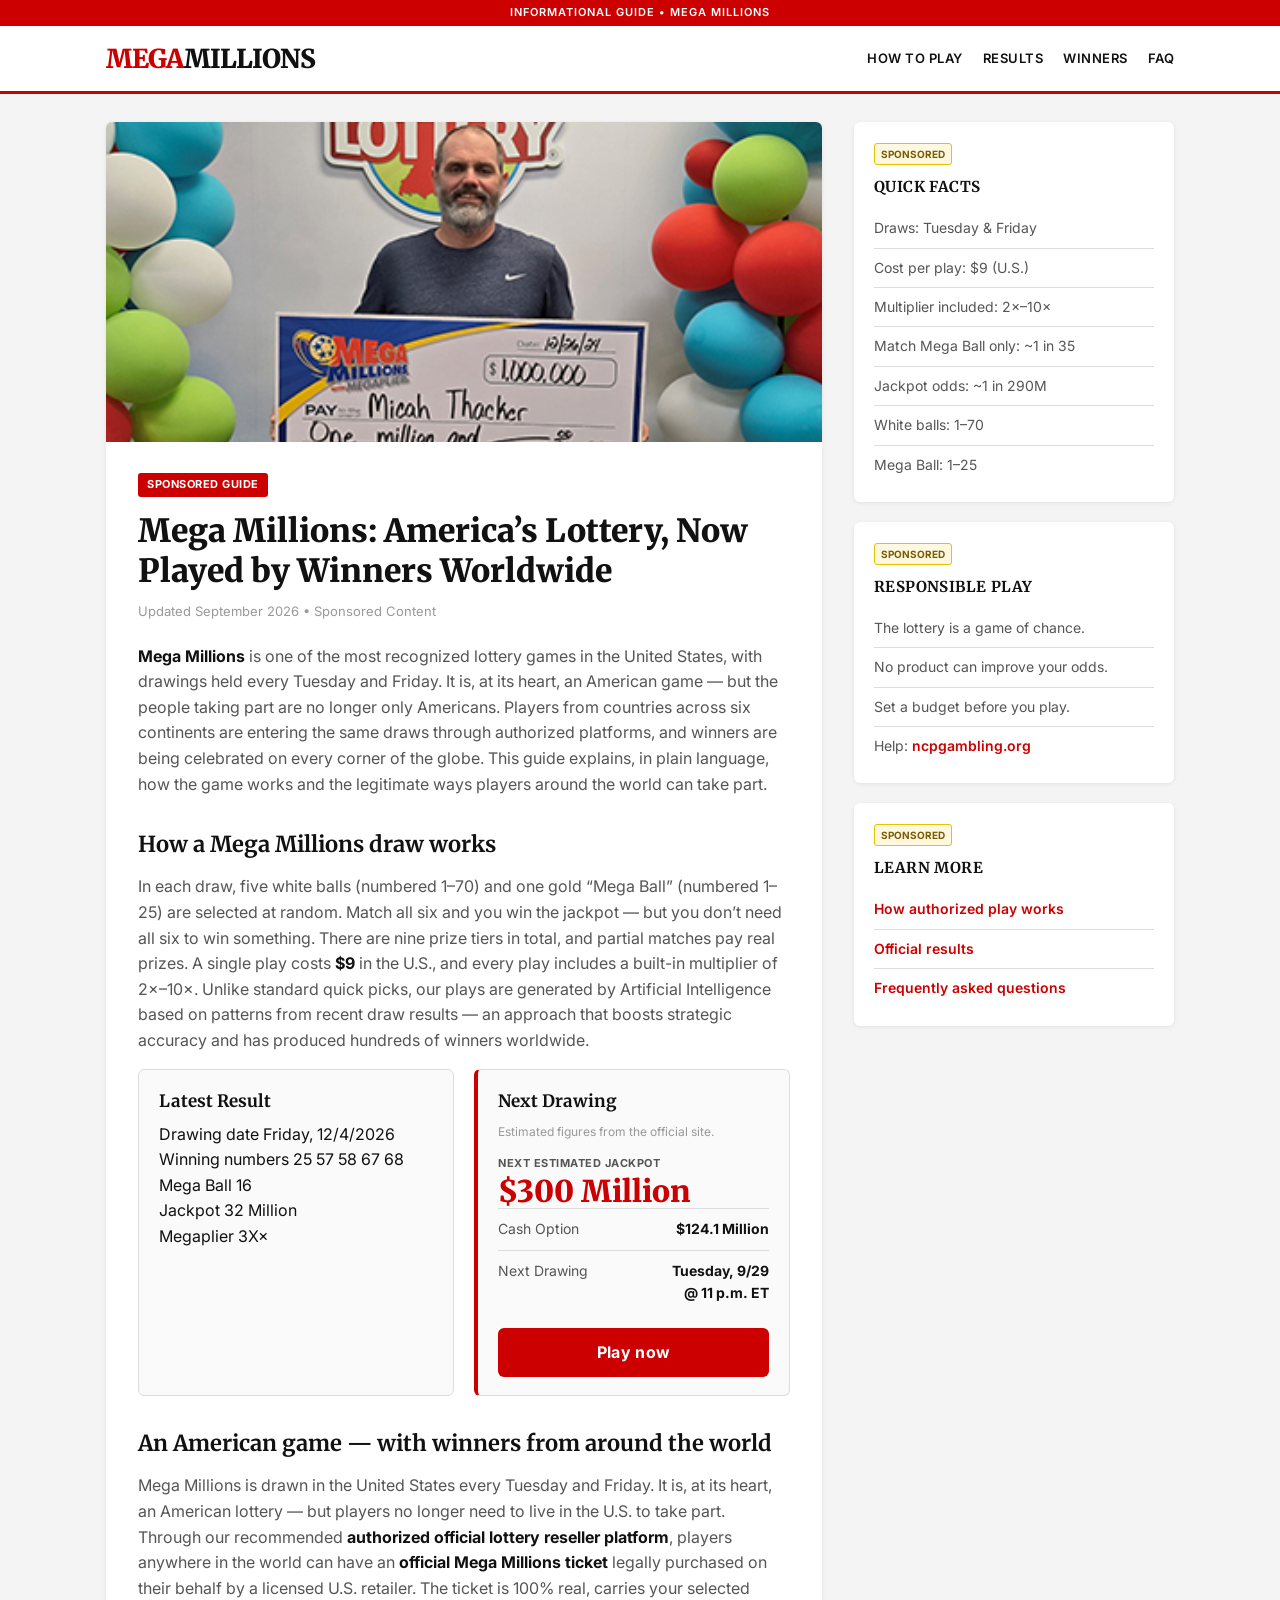
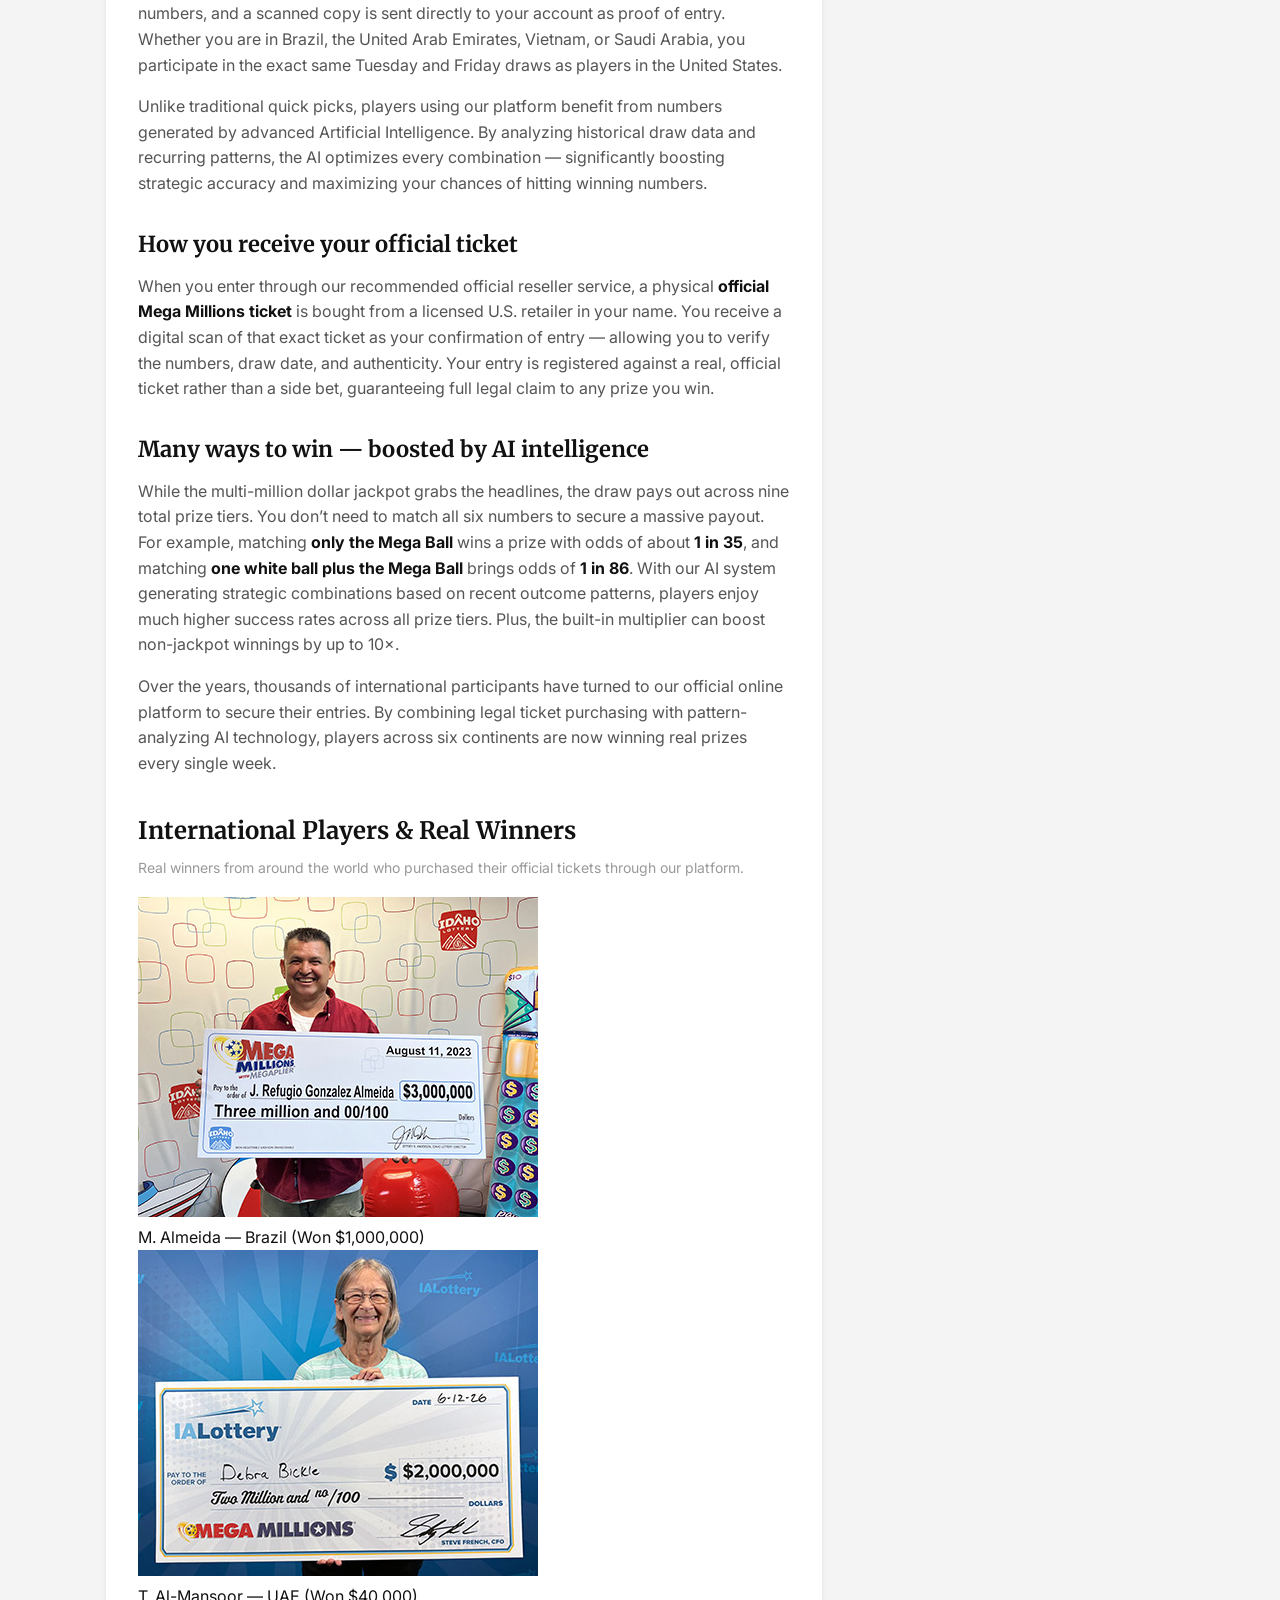
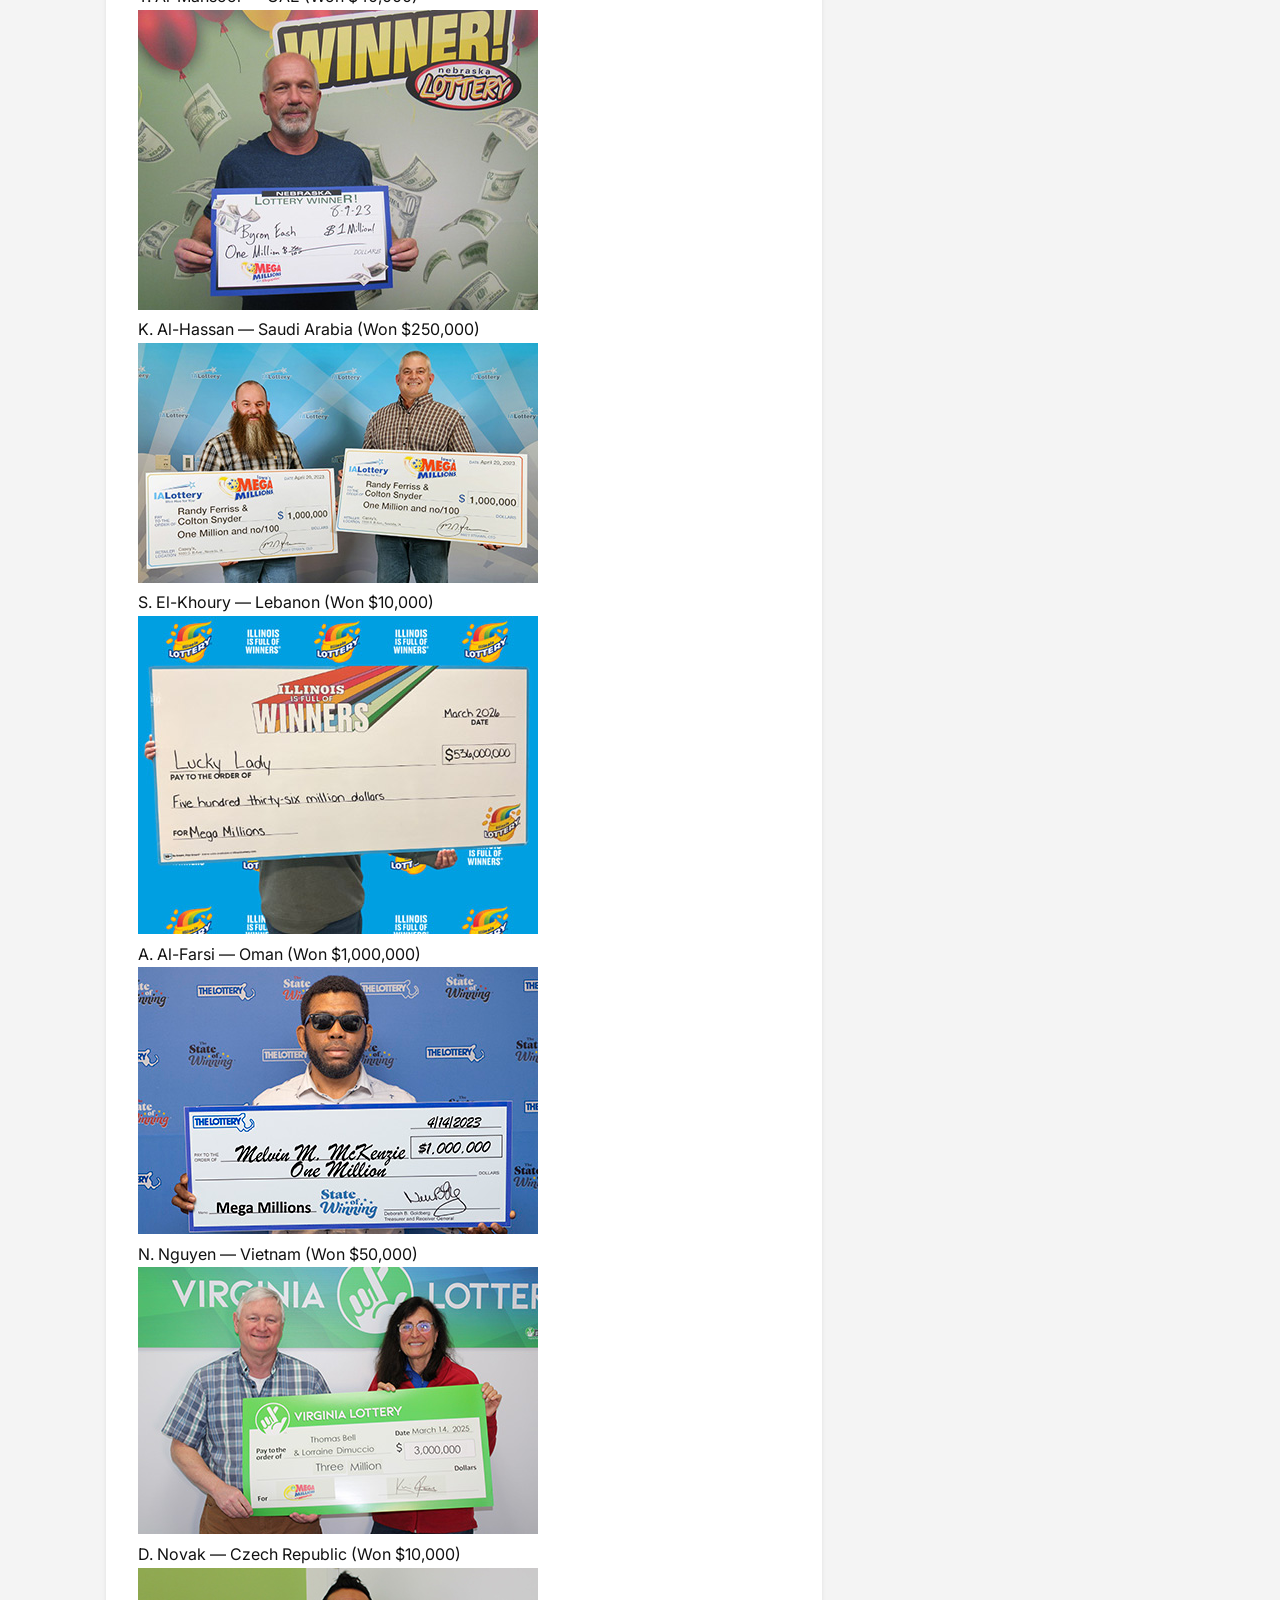
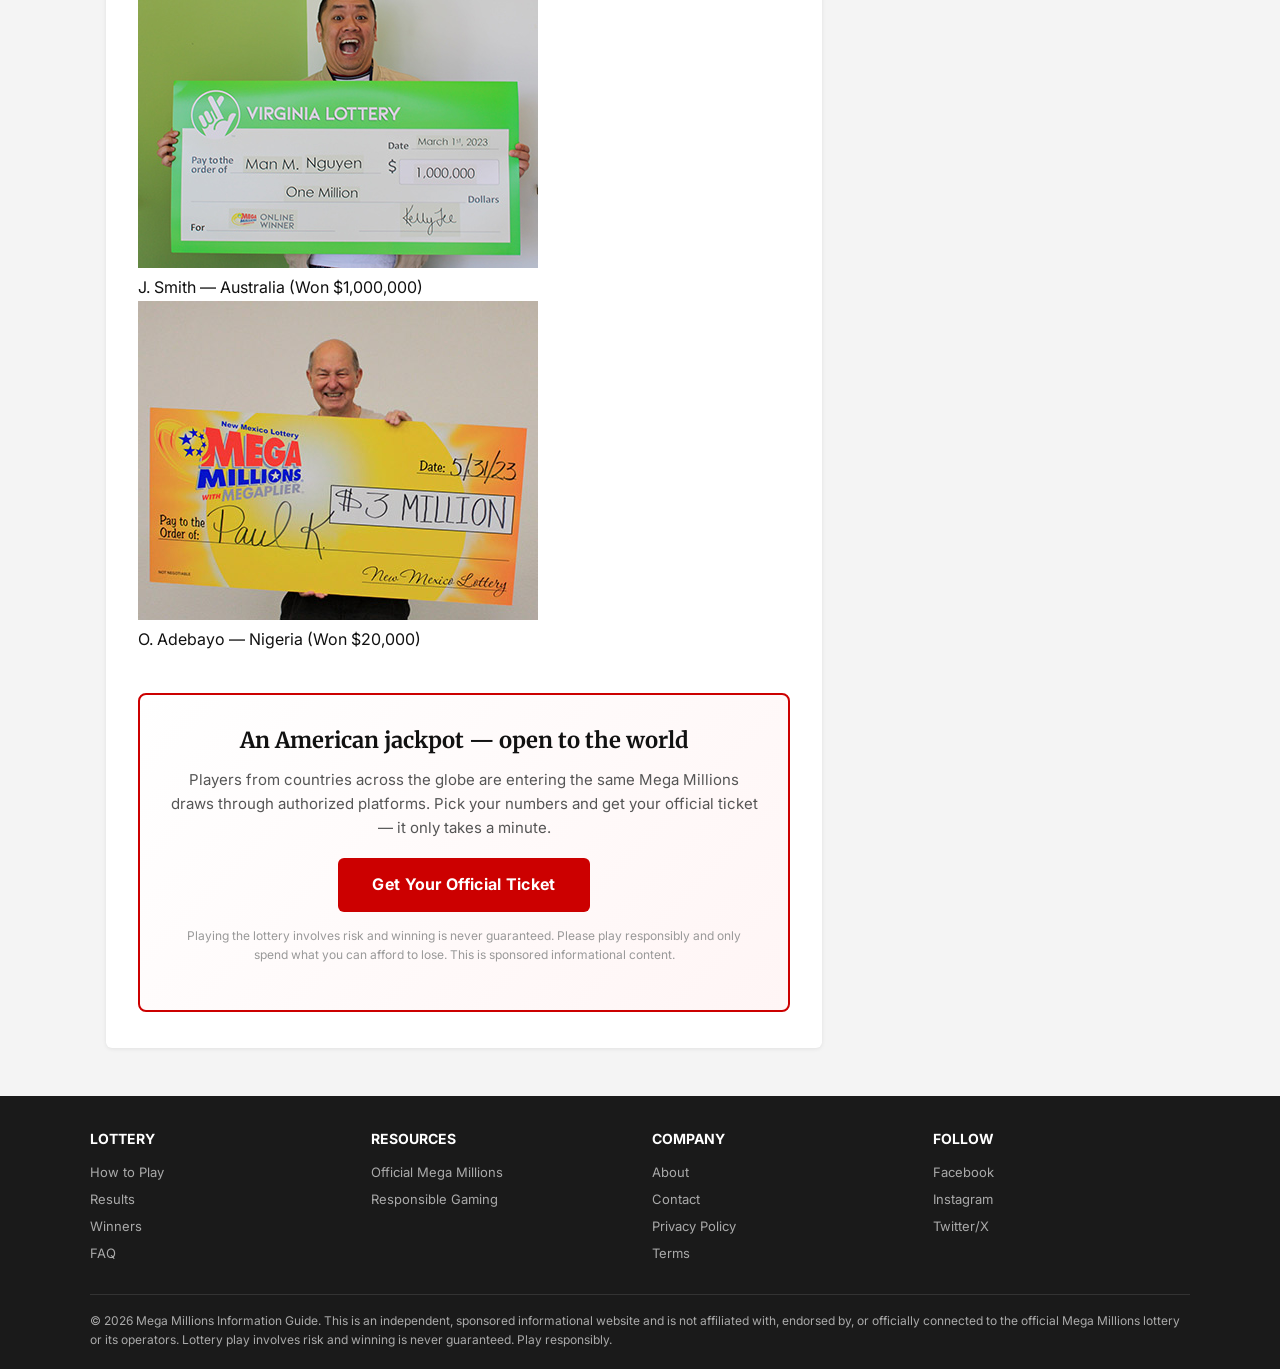
<file: advertorial/index.html>
<!DOCTYPE html>
<html lang="en-US">
<head>
  <meta charset="UTF-8">
  <meta name="viewport" content="width=device-width, initial-scale=1">
  <title>Mega Millions — Information & How to Play | Sponsored Content</title>
  <meta name="description" content="Informational guide about the American Mega Millions lottery: how draws work, how to check official results, and where to play through authorized platforms. Sponsored content.">
  <meta name="robots" content="index, follow">

  <link rel="preconnect" href="https://fonts.googleapis.com">
  <link rel="preconnect" href="https://fonts.gstatic.com" crossorigin>
  <link href="https://fonts.googleapis.com/css2?family=Inter:wght@400;500;600;700;800;900&family=Merriweather:wght@300;400;700;900&display=swap" rel="stylesheet">

  <style>
    *, *::before, *::after { margin: 0; padding: 0; box-sizing: border-box; }

    :root {
      --bg: #f4f4f4;
      --surface: #ffffff;
      --text: #111;
      --text-secondary: #555;
      --border: #ddd;
      --accent: #c00;
      --accent-dark: #900;
      --ad-bg: #fff8e1;
      --ad-border: #e6c200;
      --ad-text: #7a5c00;
    }

    body {
      font-family: 'Inter', Arial, sans-serif;
      background: var(--bg);
      color: var(--text);
      line-height: 1.6;
    }

    .top-bar {
      background: var(--accent);
      color: #fff;
      font-size: 11px;
      font-weight: 600;
      text-transform: uppercase;
      letter-spacing: 1px;
      padding: 4px 16px;
      text-align: center;
    }

    header {
      background: var(--surface);
      border-bottom: 3px solid var(--accent);
      position: sticky;
      top: 0;
      z-index: 100;
    }
    .header-inner {
      max-width: 1100px;
      margin: 0 auto;
      padding: 12px 16px;
      display: flex;
      align-items: center;
      justify-content: space-between;
    }
    .logo {
      font-family: 'Merriweather', serif;
      font-weight: 900;
      font-size: 26px;
      color: var(--accent);
      text-decoration: none;
      letter-spacing: -1px;
    }
    .logo span { color: var(--text); }
    header nav { display: flex; gap: 20px; font-size: 13px; font-weight: 600; text-transform: uppercase; letter-spacing: .5px; }
    header nav a { color: var(--text); text-decoration: none; }
    header nav a:hover { color: var(--accent); }

    .container { max-width: 1100px; margin: 0 auto; padding: 28px 16px 48px; }

    /* Article layout */
    .article-wrap { display: grid; grid-template-columns: 1fr 320px; gap: 32px; align-items: start; }

    .article {
      background: var(--surface);
      border-radius: 6px;
      box-shadow: 0 1px 4px rgba(0,0,0,.08);
      overflow: hidden;
    }
    .article-hero { width: 100%; height: 320px; object-fit: cover; display: block; }
    .article-body { padding: 28px 32px 36px; }
    .article-body .kicker {
      display: inline-block;
      background: var(--accent);
      color: #fff;
      font-size: 11px;
      font-weight: 700;
      text-transform: uppercase;
      letter-spacing: .5px;
      padding: 3px 9px;
      border-radius: 3px;
      margin-bottom: 14px;
    }
    .article-body h1 {
      font-family: 'Merriweather', serif;
      font-size: 32px;
      font-weight: 900;
      line-height: 1.25;
      margin-bottom: 10px;
    }
    .article-body .byline { font-size: 13px; color: #999; margin-bottom: 22px; }
    .article-body h2 {
      font-family: 'Merriweather', serif;
      font-size: 22px;
      font-weight: 700;
      margin: 30px 0 12px;
    }
    .article-body p { font-size: 16px; color: var(--text-secondary); margin-bottom: 16px; }
    .article-body p strong { color: var(--text); }
    .article-body ul { margin: 0 0 16px 22px; color: var(--text-secondary); font-size: 16px; }
    .article-body ul li { margin-bottom: 8px; }

    /* Results info box — honest, points to official source, no fabricated numbers */
    .results-box {
      background: #fafafa;
      border: 1px solid var(--border);
      border-left: 4px solid var(--accent);
      border-radius: 4px;
      padding: 18px 20px;
      margin: 24px 0;
    }
    .results-box h3 { font-family: 'Merriweather', serif; font-size: 17px; margin-bottom: 8px; }
    .results-box p { font-size: 14px; margin-bottom: 8px; }
    .results-box a { color: var(--accent); font-weight: 600; text-decoration: none; }
    .results-box a:hover { text-decoration: underline; }
    .results-box .note { font-size: 12px; color: #999; margin-top: 6px; }
    .results-box .draw-row { display: flex; align-items: center; gap: 12px; padding: 8px 0; border-bottom: 1px solid var(--border); }
    .results-box .draw-row:last-of-type { border-bottom: none; }
    .results-box .draw-label { font-size: 12px; font-weight: 700; text-transform: uppercase; letter-spacing: .5px; color: var(--text-secondary); width: 110px; flex-shrink: 0; }
    .results-box .draw-value { font-size: 16px; font-weight: 700; color: var(--text); }
    .results-box .balls { display: inline-flex; gap: 8px; }
    .results-box .ball {
      display: inline-flex; align-items: center; justify-content: center;
      width: 36px; height: 36px; border-radius: 50%; font-weight: 800; font-size: 15px; color: #fff;
    }
    .results-box .ball.white { background: #2b6cb0; }
    .results-box .ball.gold { background: var(--accent); }

    /* Two-card layout for official results + next drawing */
    .draw-cards { display: grid; grid-template-columns: 1fr 1fr; gap: 20px; }
    .draw-card { background: #fafafa; border: 1px solid var(--border); border-radius: 6px; padding: 18px 20px; }
    .draw-card.next { border-left: 4px solid var(--accent); }
    .draw-card h3 { font-family: 'Merriweather', serif; font-size: 17px; margin-bottom: 6px; }
    .draw-card .sub { font-size: 12px; color: #999; margin-bottom: 14px; }
    .draw-card .big {
      font-family: 'Merriweather', serif; font-weight: 900; color: var(--accent);
      font-size: 30px; line-height: 1; margin: 4px 0 2px;
    }
    .draw-card .big-label { font-size: 11px; font-weight: 700; text-transform: uppercase; letter-spacing: .5px; color: var(--text-secondary); }
    .draw-card .row { display: flex; justify-content: space-between; gap: 12px; padding: 9px 0; border-top: 1px solid var(--border); font-size: 14px; }
    .draw-card .row .k { color: var(--text-secondary); }
    .draw-card .row .v { font-weight: 700; color: var(--text); text-align: right; }
    .draw-card .source { font-size: 12px; color: #999; margin-top: 12px; }
    .draw-card .source a { color: var(--accent); font-weight: 600; text-decoration: none; }
    .draw-card .play-now-btn {
      display: block;
      text-align: center;
      background: var(--accent);
      color: #fff;
      font-size: 16px;
      font-weight: 700;
      text-decoration: none;
      padding: 12px 0;
      border-radius: 6px;
      margin-top: 14px;
      letter-spacing: .3px;
    }
    .draw-card .play-now-btn:hover { background: var(--accent-dark); }
    @media (max-width: 600px) { .draw-cards { grid-template-columns: 1fr; } }

    /* Winners gallery — illustrative, honest captions */
    .gallery-title {
      font-family: 'Merriweather', serif;
      font-size: 24px;
      font-weight: 700;
      margin: 36px 0 6px;
    }
    .gallery-sub { font-size: 14px; color: #999; margin-bottom: 18px; }
    .gallery {
      display: grid;
      grid-template-columns: repeat(3, 1fr);
      gap: 14px;
    }
    .gallery figure {
      background: #fafafa;
      border: 1px solid var(--border);
      border-radius: 6px;
      overflow: hidden;
    }
    .gallery img { width: 100%; height: 180px; object-fit: cover; display: block; }
    .gallery figcaption { padding: 10px 12px; font-size: 12px; color: var(--text-secondary); }
    .gallery figcaption .name { font-weight: 700; color: var(--text); display: block; margin-bottom: 2px; }

    /* Transparent CTA — no guarantee / no "be the next millionaire" */
    .cta-block {
      margin: 40px 0 0;
      background: linear-gradient(135deg, #fff 0%, #fff5f5 100%);
      border: 2px solid var(--accent);
      border-radius: 8px;
      padding: 28px 30px;
      text-align: center;
    }
    .cta-block h3 { font-family: 'Merriweather', serif; font-size: 22px; margin-bottom: 10px; }
    .cta-block p { font-size: 15px; color: var(--text-secondary); margin-bottom: 18px; }
    .cta-btn {
      display: inline-block;
      background: var(--accent);
      color: #fff;
      font-size: 16px;
      font-weight: 700;
      text-decoration: none;
      padding: 14px 34px;
      border-radius: 6px;
      letter-spacing: .3px;
    }
    .cta-btn:hover { background: var(--accent-dark); }
    .cta-block .disclaimer { font-size: 12px; color: #999; margin-top: 14px; }

    /* Sidebar */
    .sidebar { display: flex; flex-direction: column; gap: 20px; position: sticky; top: 90px; }
    .side-card {
      background: var(--surface);
      border-radius: 6px;
      box-shadow: 0 1px 4px rgba(0,0,0,.08);
      padding: 18px 20px;
    }
    .side-card h4 { font-family: 'Merriweather', serif; font-size: 15px; margin-bottom: 10px; text-transform: uppercase; letter-spacing: .4px; }
    .side-card ul { list-style: none; }
    .side-card li { font-size: 14px; padding: 8px 0; border-bottom: 1px solid var(--border); color: var(--text-secondary); }
    .side-card li:last-child { border-bottom: none; }
    .side-card a { color: var(--accent); text-decoration: none; font-weight: 600; }
    .side-card .ad-tag {
      display: inline-block; font-size: 10px; font-weight: 700; text-transform: uppercase;
      color: var(--ad-text); background: var(--ad-bg); border: 1px solid var(--ad-border);
      padding: 2px 6px; border-radius: 3px; margin-bottom: 10px;
    }

    footer { background: #1a1a1a; color: #aaa; padding: 32px 16px 20px; font-size: 13px; }
    .footer-inner { max-width: 1100px; margin: 0 auto; display: grid; grid-template-columns: repeat(4, 1fr); gap: 24px; }
    .footer-inner h4 { color: #fff; font-size: 14px; font-weight: 700; text-transform: uppercase; margin-bottom: 12px; }
    .footer-inner a { display: block; color: #aaa; text-decoration: none; margin-bottom: 6px; }
    .footer-inner a:hover { color: #fff; }
    .footer-bottom { max-width: 1100px; margin: 24px auto 0; padding-top: 16px; border-top: 1px solid #333; font-size: 12px; line-height: 1.6; }

    @media (max-width: 900px) {
      .article-wrap { grid-template-columns: 1fr; }
      .sidebar { position: static; }
      .gallery { grid-template-columns: repeat(2, 1fr); }
      .footer-inner { grid-template-columns: repeat(2, 1fr); }
      .article-body h1 { font-size: 26px; }
      .article-hero { height: 220px; }
    }
    @media (max-width: 600px) {
      header nav { display: none; }
      .gallery { grid-template-columns: 1fr; }
      .footer-inner { grid-template-columns: 1fr; }
      .article-body { padding: 22px 18px 28px; }
    }
  </style>
</head>
<body>

  <div class="top-bar">Informational Guide &bull; Mega Millions</div>

  <header>
    <div class="header-inner">
      <a href="https://www.megasuggested.online/sell-page" class="logo">MEGA<span>MILLIONS</span></a>
      <nav>
        <a href="https://www.megasuggested.online/sell-page">How to Play</a>
        <a href="https://www.megasuggested.online/sell-page">Results</a>
        <a href="https://www.megasuggested.online/sell-page">Winners</a>
        <a href="https://www.megasuggested.online/sell-page">FAQ</a>
      </nav>
    </div>
  </header>

  <div class="container">
    <div class="article-wrap">

      <!-- MAIN ARTICLE -->
      <article class="article">
        <img class="article-hero" src="/advertorial/img/Thacker_IN-winner.jpg" alt="Illustration representing lottery players" loading="lazy">
        <div class="article-body">

          <span class="kicker">Sponsored Guide</span>
          <h1>Mega Millions: America&rsquo;s Lottery, Now Played by Winners Worldwide</h1>
          <div class="byline">Updated September 2026 &bull; Sponsored Content</div>

          <p>
            <strong>Mega Millions</strong> is one of the most recognized lottery games in the United States,
            with drawings held every Tuesday and Friday. It is, at its heart, an American game &mdash; but the
            people taking part are no longer only Americans. Players from countries across six continents are
            entering the same draws through authorized platforms, and winners are being celebrated on every
            corner of the globe. This guide explains, in plain language, how the game works and the legitimate
            ways players around the world can take part.
          </p>

          <h2>How a Mega Millions draw works</h2>
<p>
  In each draw, five white balls (numbered 1&ndash;70) and one gold &ldquo;Mega Ball&rdquo; (numbered
  1&ndash;25) are selected at random. Match all six and you win the jackpot &mdash; but you don&rsquo;t
  need all six to win something. There are nine prize tiers in total, and partial matches pay real
  prizes. A single play costs <strong>$9</strong> in the U.S., and every play includes a built-in
  multiplier of 2&times;&ndash;10&times;. Unlike standard quick picks, our plays are generated by
  Artificial Intelligence based on patterns from recent draw results &mdash; an approach that boosts
  strategic accuracy and has produced hundreds of winners worldwide.
</p>

          <!-- REAL RESULTS + NEXT DRAWING CARDS — official figures from megamillions.com -->
          <div class="draw-cards">

            <!-- CARD 1: latest official result -->
            <div class="draw-card">
              <h3>Latest Result</h3>

              <!-- EDIT DRAW DATE / JACKPOT / MEGAPLIER WITH OFFICIAL VALUES -->
              <div class="draw-row">
                <span class="draw-label">Drawing date</span>
                <span class="draw-value">__DRAW_DATE__</span>
              </div>
              <!-- END EDIT -->
              <div class="draw-row" style="align-items:center;">
                <span class="draw-label">Winning numbers</span>
                <span class="balls">
                  <span class="ball white">25</span>
                  <span class="ball white">57</span>
                  <span class="ball white">58</span>
                  <span class="ball white">67</span>
                  <span class="ball white">68</span>
                </span>
              </div>
              <div class="draw-row" style="align-items:center;">
                <span class="draw-label">Mega Ball</span>
                <span class="ball gold">16</span>
              </div>
              <!-- EDIT JACKPOT / MEGAPLIER -->
              <div class="draw-row">
                <span class="draw-label">Jackpot</span>
                <span class="draw-value">__JACKPOT__</span>
              </div>
              <div class="draw-row">
                <span class="draw-label">Megaplier</span>
                <span class="draw-value">__MEGAPLIER__&times;</span>
              </div>
              <!-- END EDIT -->
            </div>

            <!-- CARD 2: next drawing (real estimated figures) -->
            <div class="draw-card next">
              <h3>Next Drawing</h3>
              <p class="sub">Estimated figures from the official site.</p>

              <div class="big-label">Next Estimated Jackpot</div>
              <div class="big">$300 Million</div>
              <div class="row">
                <span class="k">Cash Option</span>
                <span class="v">$124.1 Million</span>
              </div>
              <div class="row">
                <span class="k">Next Drawing</span>
                <span class="v">Tuesday, 9/29<br>@ 11 p.m. ET</span>
              </div>
              <a class="play-now-btn" href="https://www.megasuggested.online/sell-page">Play now</a>
            </div>

          </div>

          <h2>An American game &mdash; with winners from around the world</h2>
<p>
  Mega Millions is drawn in the United States every Tuesday and Friday. It is, at its heart, an American
  lottery &mdash; but players no longer need to live in the U.S. to take part. Through our recommended
  <strong>authorized official lottery reseller platform</strong>, players anywhere in the world can have an
  <strong>official Mega Millions ticket</strong> legally purchased on their behalf by a licensed U.S. retailer.
  The ticket is 100% real, carries your selected numbers, and a scanned copy is sent directly to your account
  as proof of entry. Whether you are in Brazil, the United Arab Emirates, Vietnam, or Saudi Arabia, you participate
  in the exact same Tuesday and Friday draws as players in the United States.
</p>
<p>
  Unlike traditional quick picks, players using our platform benefit from numbers generated by advanced Artificial
  Intelligence. By analyzing historical draw data and recurring patterns, the AI optimizes every combination &mdash;
  significantly boosting strategic accuracy and maximizing your chances of hitting winning numbers.
</p>

<h2>How you receive your official ticket</h2>
<p>
  When you enter through our recommended official reseller service, a physical <strong>official Mega Millions ticket</strong>
  is bought from a licensed U.S. retailer in your name. You receive a digital scan of that exact ticket as your
  confirmation of entry &mdash; allowing you to verify the numbers, draw date, and authenticity. Your entry is
  registered against a real, official ticket rather than a side bet, guaranteeing full legal claim to any prize you win.
</p>

<h2>Many ways to win &mdash; boosted by AI intelligence</h2>
<p>
  While the multi-million dollar jackpot grabs the headlines, the draw pays out across nine total prize tiers. You don&rsquo;t
  need to match all six numbers to secure a massive payout. For example, matching <strong>only the Mega Ball</strong> wins a
  prize with odds of about <strong>1 in 35</strong>, and matching <strong>one white ball plus the Mega Ball</strong> brings odds
  of <strong>1 in 86</strong>. With our AI system generating strategic combinations based on recent outcome patterns, players
  enjoy much higher success rates across all prize tiers. Plus, the built-in multiplier can boost non-jackpot winnings by up to 10&times;.
</p>
<p>
  Over the years, thousands of international participants have turned to our official online platform to secure their entries.
  By combining legal ticket purchasing with pattern-analyzing AI technology, players across six continents are now winning real
  prizes every single week.
</p>

<!-- WINNERS GALLERY: Verified International Winners -->
<div class="gallery-title">International Players &amp; Real Winners</div>
<div class="gallery-sub">Real winners from around the world who purchased their official tickets through our platform.</div>

<div class="gallery-grid">
  <figure>
    <img src="/advertorial/img/Almeida_ID-winner.jpg" alt="Lottery player portrait" loading="lazy">
    <figcaption><span class="name">M. Almeida &mdash; Brazil</span> (Won $1,000,000)</figcaption>
  </figure>

  <figure>
    <img src="/advertorial/img/DebraBickle_IA-winner.jpg" alt="Lottery player portrait" loading="lazy">
    <figcaption><span class="name">T. Al-Mansoor &mdash; UAE</span> (Won $40,000)</figcaption>
  </figure>

  <figure>
    <img src="/advertorial/img/Eash_NE-winner.jpg" alt="Lottery player portrait" loading="lazy">
    <figcaption><span class="name">K. Al-Hassan &mdash; Saudi Arabia</span> (Won $250,000)</figcaption>
  </figure>

  <figure>
    <img src="/advertorial/img/IA_Ferriss-Snyder-winner.jpg" alt="Lottery player portrait" loading="lazy">
    <figcaption><span class="name">S. El-Khoury &mdash; Lebanon</span> (Won $10,000)</figcaption>
  </figure>

  <figure>
    <img src="/advertorial/img/LuckyLady_IL-winner.jpg" alt="Lottery player portrait" loading="lazy">
    <figcaption><span class="name">A. Al-Farsi &mdash; Oman</span> (Won $1,000,000)</figcaption>
  </figure>

  <figure>
    <img src="/advertorial/img/MA_McKenzie-winner.jpg" alt="Lottery player portrait" loading="lazy">
    <figcaption><span class="name">N. Nguyen &mdash; Vietnam</span> (Won $50,000)</figcaption>
  </figure>

  <figure>
    <img src="/advertorial/img/Neighbors_VA-winner.jpg" alt="Lottery player portrait" loading="lazy">
    <figcaption><span class="name">D. Novak &mdash; Czech Republic</span> (Won $10,000)</figcaption>
  </figure>

  <figure>
    <img src="/advertorial/img/Nguyen_VA-winner.jpg" alt="Lottery player portrait" loading="lazy">
    <figcaption><span class="name">J. Smith &mdash; Australia</span> (Won $1,000,000)</figcaption>
  </figure>

  <figure>
    <img src="/advertorial/img/NM_Paul-winner.jpg" alt="Lottery player portrait" loading="lazy">
    <figcaption><span class="name">O. Adebayo &mdash; Nigeria</span> (Won $20,000)</figcaption>
  </figure>
</div>

          <!-- TRANSPARENT CTA: no false promises -->
          <div class="cta-block">
            <h3>An American jackpot &mdash; open to the world</h3>
            <p>
              Players from countries across the globe are entering the same Mega Millions draws through authorized
              platforms. Pick your numbers and get your official ticket &mdash; it only takes a minute.
            </p>
            <a class="cta-btn" href="https://www.megasuggested.online/sell-page">Get Your Official Ticket</a>
            <p class="disclaimer">
              Playing the lottery involves risk and winning is never guaranteed. Please play responsibly and only
              spend what you can afford to lose. This is sponsored informational content.
            </p>
          </div>

        </div>
      </article>

      <!-- SIDEBAR -->
      <aside class="sidebar">
        <div class="side-card">
          <span class="ad-tag">Sponsored</span>
          <h4>Quick Facts</h4>
          <ul>
            <li>Draws: Tuesday &amp; Friday</li>
            <li>Cost per play: $9 (U.S.)</li>
            <li>Multiplier included: 2&times;&ndash;10&times;</li>
            <li>Match Mega Ball only: ~1 in 35</li>
            <li>Jackpot odds: ~1 in 290M</li>
            <li>White balls: 1&ndash;70</li>
            <li>Mega Ball: 1&ndash;25</li>
          </ul>
        </div>

        <div class="side-card">
          <span class="ad-tag">Sponsored</span>
          <h4>Responsible Play</h4>
          <ul>
            <li>The lottery is a game of chance.</li>
            <li>No product can improve your odds.</li>
            <li>Set a budget before you play.</li>
            <li>Help: <a href="https://www.megasuggested.online/sell-page">ncpgambling.org</a></li>
          </ul>
        </div>

        <div class="side-card">
          <span class="ad-tag">Sponsored</span>
          <h4>Learn More</h4>
          <ul>
            <li><a href="https://www.megasuggested.online/sell-page">How authorized play works</a></li>
            <li><a href="https://www.megasuggested.online/sell-page">Official results</a></li>
            <li><a href="https://www.megasuggested.online/sell-page">Frequently asked questions</a></li>
          </ul>
        </div>
      </aside>

    </div>
  </div>

  <footer>
    <div class="footer-inner">
      <div>
        <h4>Lottery</h4>
        <a href="https://www.megasuggested.online/sell-page">How to Play</a>
        <a href="https://www.megasuggested.online/sell-page">Results</a>
        <a href="https://www.megasuggested.online/sell-page">Winners</a>
        <a href="https://www.megasuggested.online/sell-page">FAQ</a>
      </div>
      <div>
        <h4>Resources</h4>
        <a href="https://www.megasuggested.online/sell-page">Official Mega Millions</a>
        <a href="https://www.megasuggested.online/sell-page">Responsible Gaming</a>
      </div>
      <div>
        <h4>Company</h4>
        <a href="https://www.megasuggested.online/sell-page">About</a>
        <a href="https://www.megasuggested.online/sell-page">Contact</a>
        <a href="https://www.megasuggested.online/sell-page">Privacy Policy</a>
        <a href="https://www.megasuggested.online/sell-page">Terms</a>
      </div>
      <div>
        <h4>Follow</h4>
        <a href="https://www.megasuggested.online/sell-page">Facebook</a>
        <a href="https://www.megasuggested.online/sell-page">Instagram</a>
        <a href="https://www.megasuggested.online/sell-page">Twitter/X</a>
      </div>
    </div>
    <div class="footer-bottom">
      &copy; 2026 Mega Millions Information Guide. This is an independent, sponsored informational website and is
      not affiliated with, endorsed by, or officially connected to the official Mega Millions lottery or its
      operators. Lottery play involves risk and winning is never guaranteed. Play responsibly.
    </div>
  </footer>

  <!-- DYNAMIC DRAW DATA: fills the __DRAW_DATE__, __JACKPOT__ and __MEGAPLIER__ placeholders -->
  <script>
    (function () {
      "use strict";

      // Fixed tables supplied for the advertorial
      var JACKPOT_TABLE = [
        "22 Million", "3 Million", "23 Million", "32 Million", "12 Million",
        "5 Million", "22 Million", "4 Million", "536 Million", "13 Million",
        "516 Million", "11 Million"
      ];
      var MEGAPLIER_TABLE = ["2X", "3X", "4X", "5X", "10X"];

      // Most recent Tuesday (2) or Friday (5) on or before today
      function getLastDrawDate(now) {
        var d = new Date(now.getFullYear(), now.getMonth(), now.getDate());
        for (var i = 0; i < 7; i++) {
          var day = d.getDay();
          if (day === 2 || day === 5) return d;
          d.setDate(d.getDate() - 1);
        }
        return d;
      }

      // Stable per-day pick so the jackpot stays the same across page loads on
      // the same draw day and only changes on the next Tuesday/Friday.
      function pickByDate(table, date) {
        var key = date.getFullYear() + "-" + (date.getMonth() + 1) + "-" + date.getDate();
        var h = 0;
        for (var i = 0; i < key.length; i++) {
          h = (h * 31 + key.charCodeAt(i)) >>> 0;
        }
        return table[h % table.length];
      }

      var DAY_NAMES = ["Sunday", "Monday", "Tuesday", "Wednesday", "Thursday", "Friday", "Saturday"];
      var draw = getLastDrawDate(new Date());
      var dateStr = DAY_NAMES[draw.getDay()] + ", " +
        (draw.getMonth() + 1) + "/" + draw.getDate() + "/" + draw.getFullYear();

      var jackpot = pickByDate(JACKPOT_TABLE, draw);
      var megaplier = pickByDate(MEGAPLIER_TABLE, draw);

      replaceText("__DRAW_DATE__", dateStr);
      replaceText("__JACKPOT__", jackpot);
      replaceText("__MEGAPLIER__", megaplier);

      function replaceText(token, value) {
        var walker = document.createTreeWalker(
          document.body, NodeFilter.SHOW_TEXT, null, false
        );
        var node;
        while ((node = walker.nextNode())) {
          if (node.nodeValue.indexOf(token) !== -1) {
            node.nodeValue = node.nodeValue.replace(token, value);
          }
        }
      }
    })();
  </script>

</body>
</html>
</file>
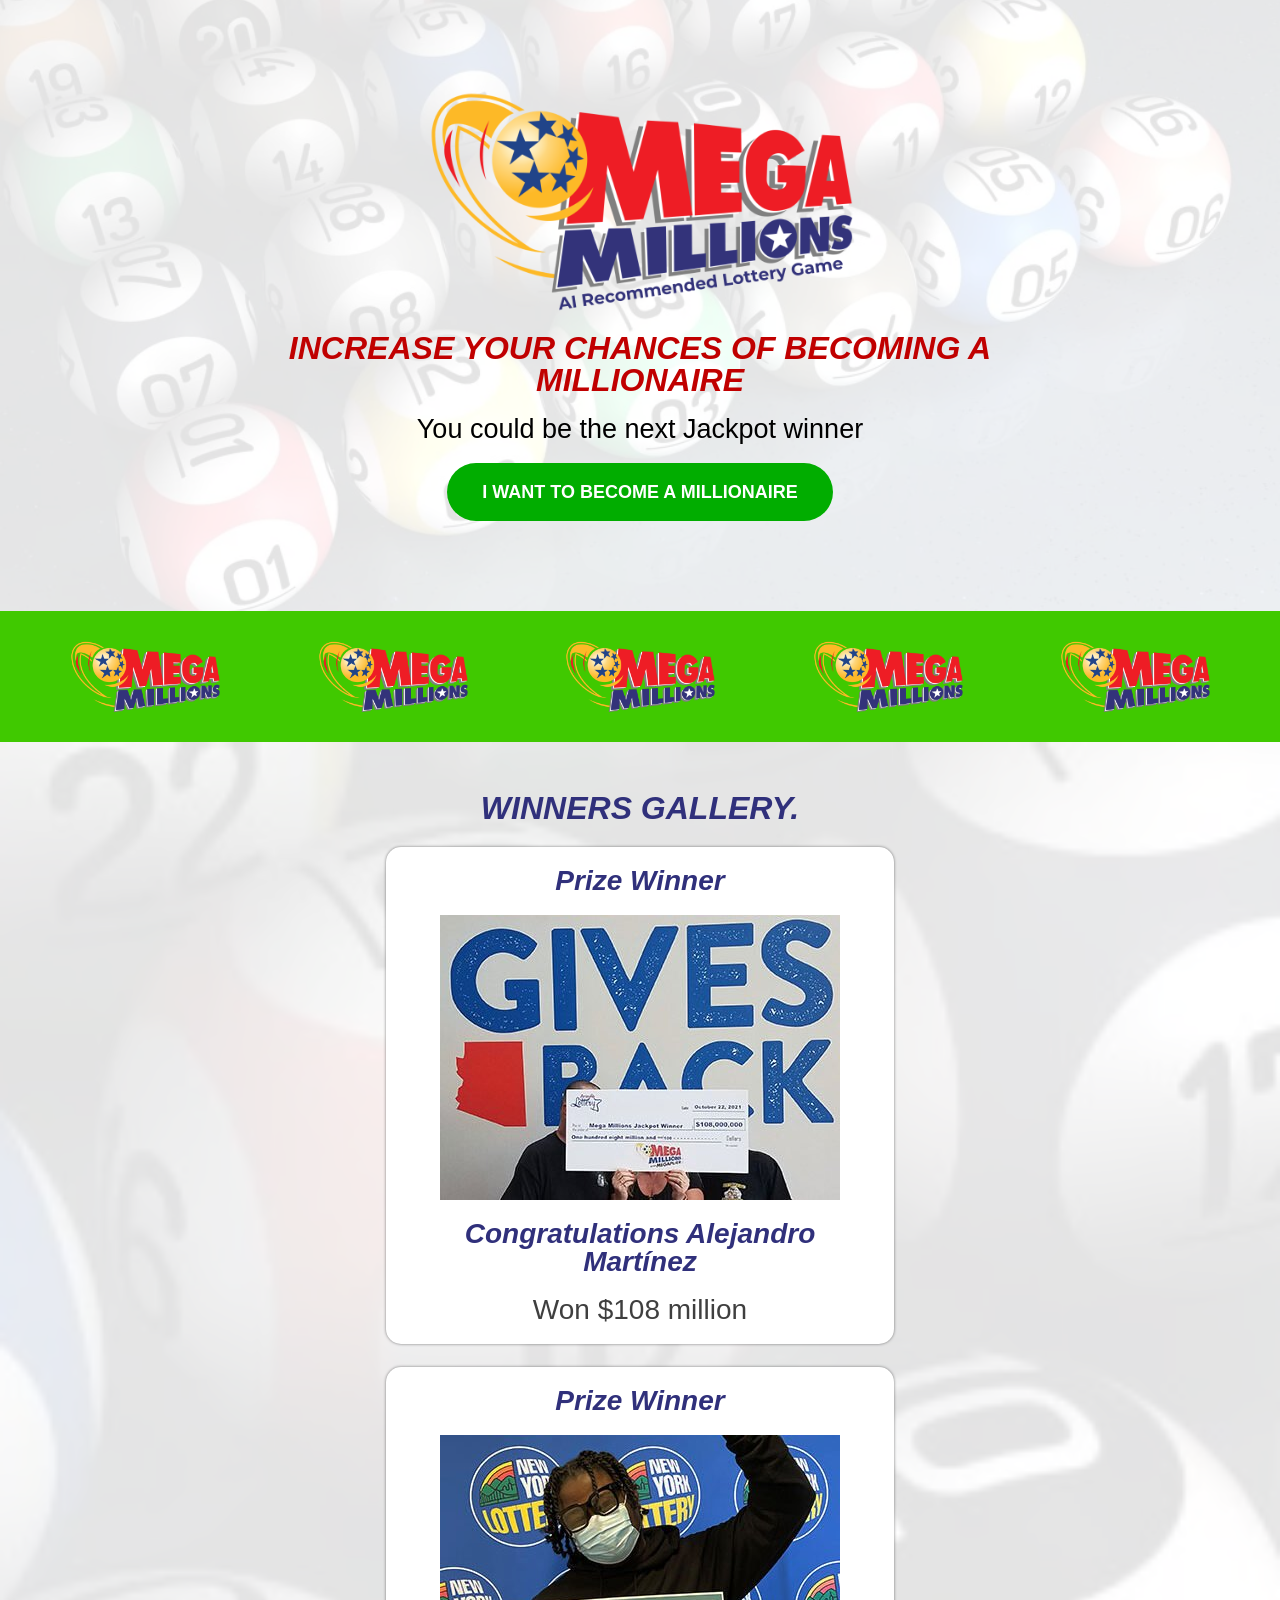
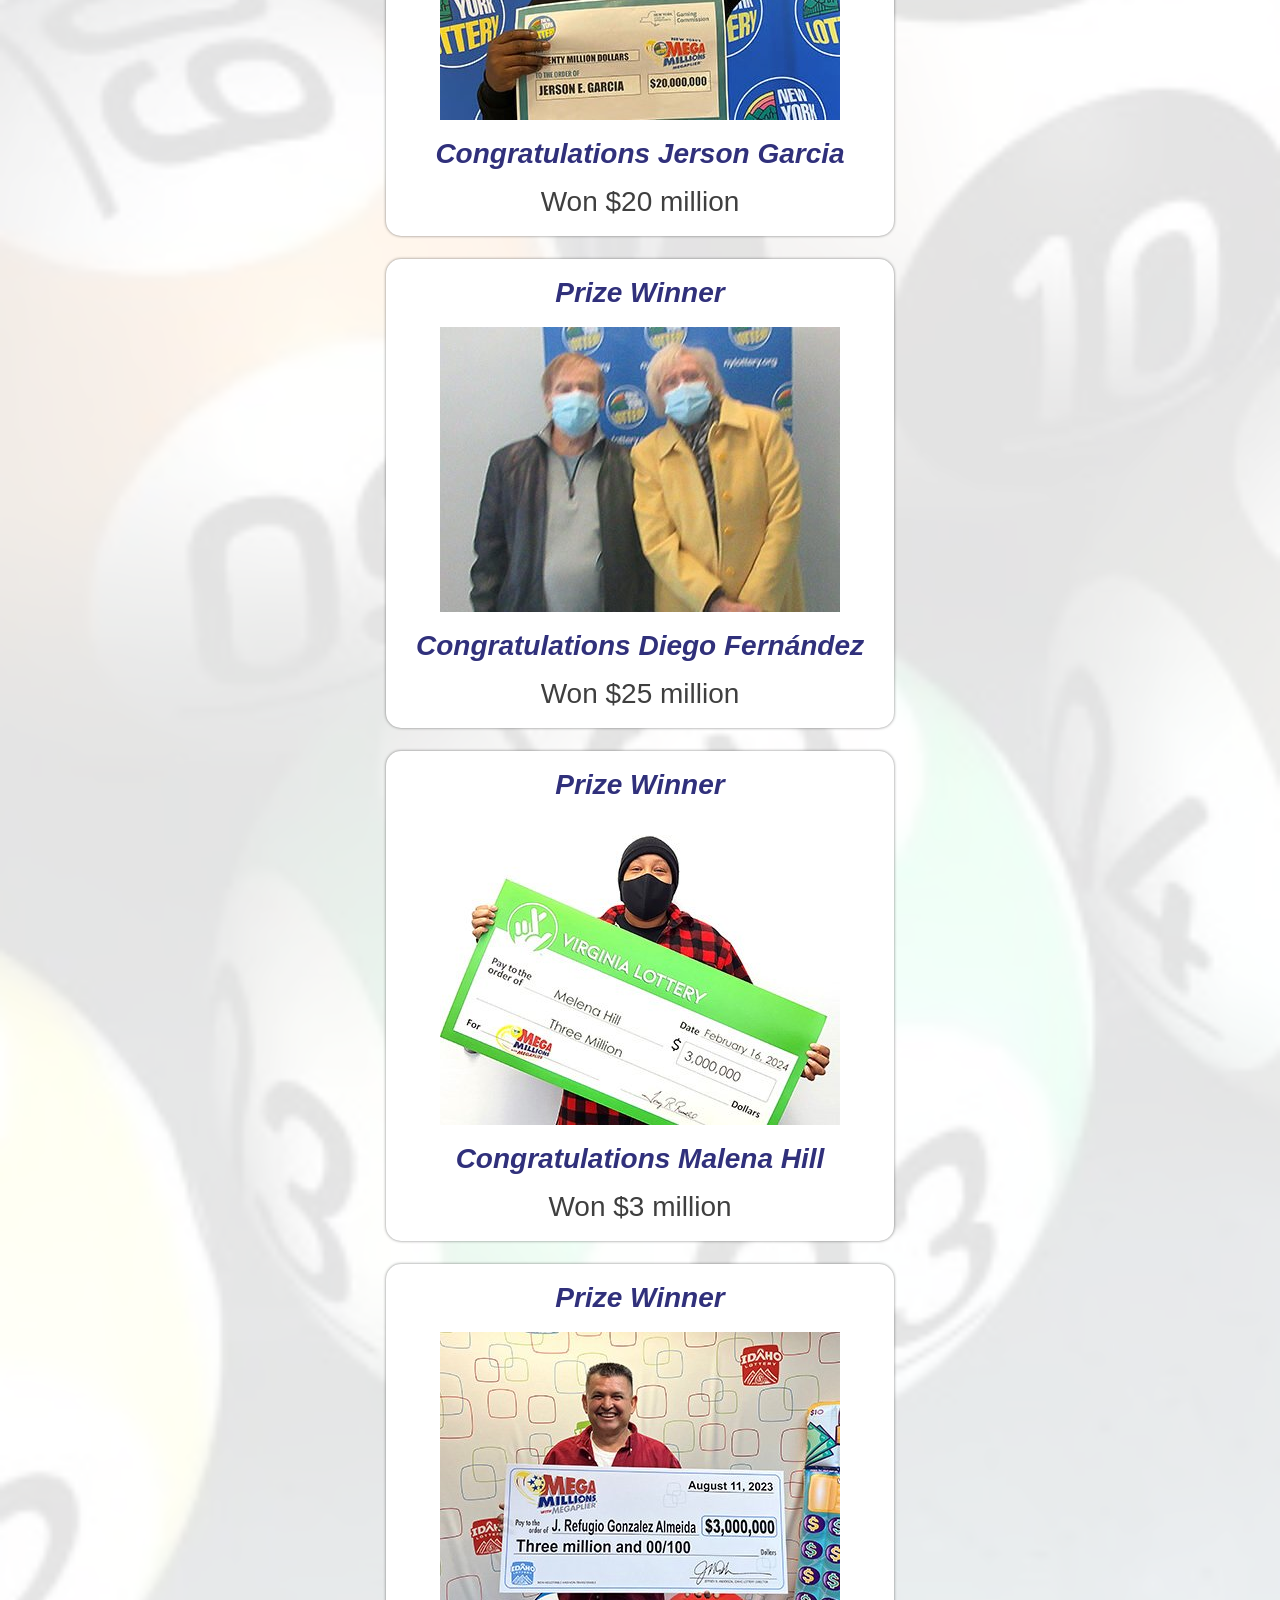
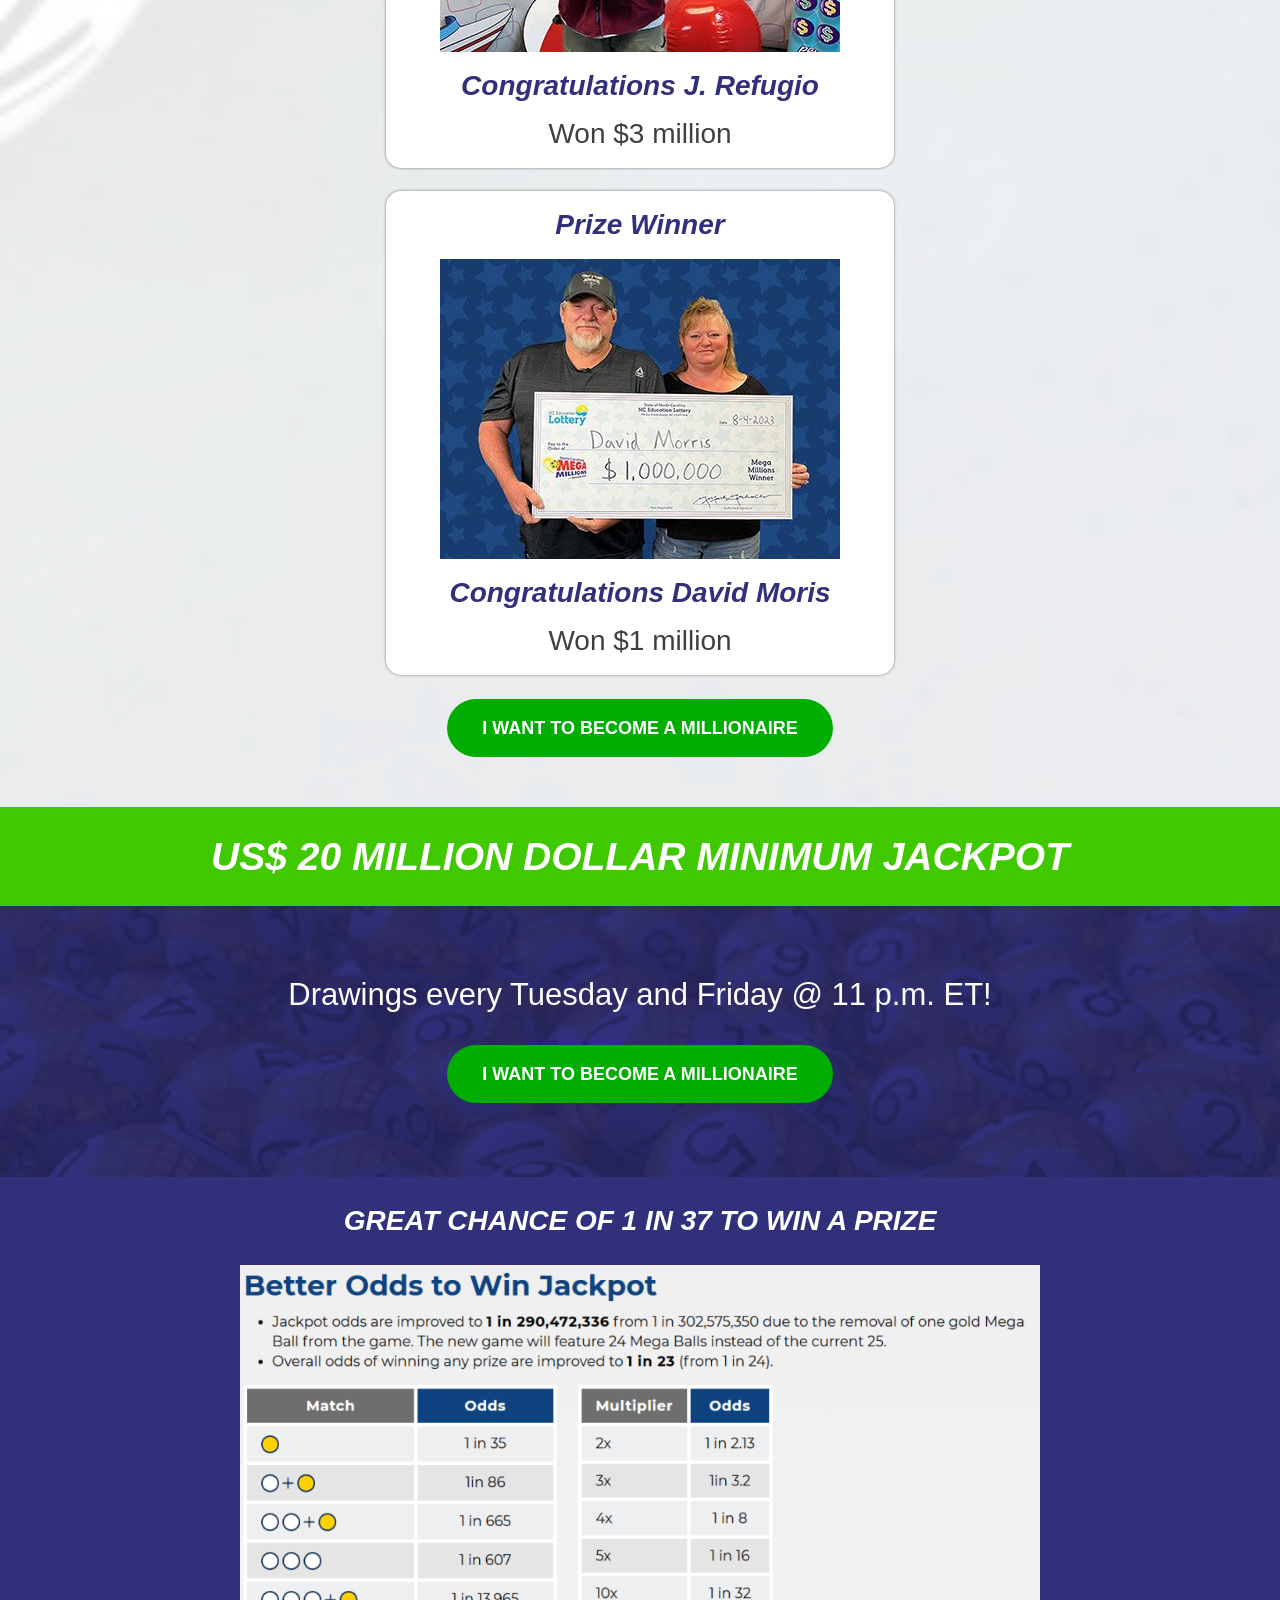
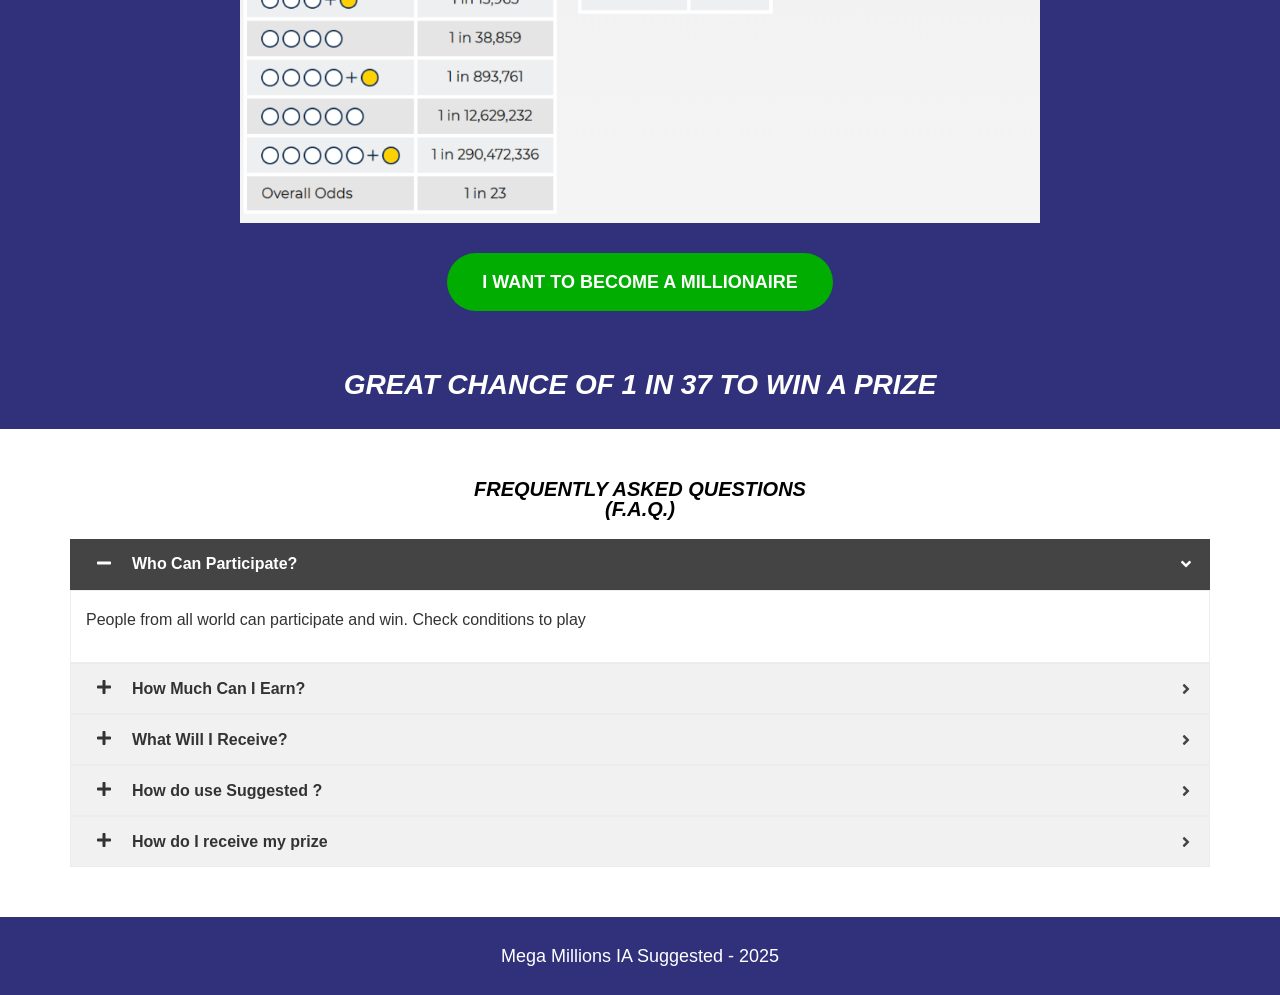
<file: eua/index.html>
<!DOCTYPE html><html lang="en-US"><head>
	<meta charset="UTF-8">
		<title>eua – Mega Millions</title>
<meta name="robots" content="max-image-preview:large">
<script async="" src="https://www.clarity.ms/tag/xx94igbync?ref=wordpress"></script>
<script defer src="https://cdn.utmify.com.br/scripts/utms/latest.js" data-utmify-prevent-xcod-sck data-utmify-prevent-subids data-utmify-is-stripe></script>
<!-- Meta Pixel Code -->
<script>
!function(f,b,e,v,n,t,s)
{if(f.fbq)return;n=f.fbq=function(){n.callMethod?
n.callMethod.apply(n,arguments):n.queue.push(arguments)};
if(!f._fbq)f._fbq=n;n.push=n;n.loaded=!0;n.version='2.0';
n.queue=[];t=b.createElement(e);t.async=!0;
t.src=v;s=b.getElementsByTagName(e)[0];
s.parentNode.insertBefore(t,s)}(window, document,'script',
'https://connect.facebook.net/en_US/fbevents.js');
fbq('init', '2123281711818314');
fbq('track', 'PageView');
</script>
<noscript><img height="1" width="1" style="display:none"
src="https://www.facebook.com/tr?id=2123281711818314&ev=PageView&noscript=1"
/></noscript>
<!-- End Meta Pixel Code -->
<link rel="alternate" type="application/rss+xml" title="Mega Millions » Feed" href="https://www.megamillionsiaeua.site/feed/">
<link rel="alternate" type="application/rss+xml" title="Mega Millions » Comments Feed" href="https://www.megamillionsiaeua.site/comments/feed/">
<script>
window._wpemojiSettings = {"baseUrl":"https:\/\/s.w.org\/images\/core\/emoji\/15.0.3\/72x72\/","ext":".png","svgUrl":"https:\/\/s.w.org\/images\/core\/emoji\/15.0.3\/svg\/","svgExt":".svg","source":{"concatemoji":"https:\/\/www.megamillionsiaeua.site\/wp-includes\/js\/wp-emoji-release.min.js?ver=6.5.8"}};
/*! This file is auto-generated */
!function(i,n){var o,s,e;function c(e){try{var t={supportTests:e,timestamp:(new Date).valueOf()};sessionStorage.setItem(o,JSON.stringify(t))}catch(e){}}function p(e,t,n){e.clearRect(0,0,e.canvas.width,e.canvas.height),e.fillText(t,0,0);var t=new Uint32Array(e.getImageData(0,0,e.canvas.width,e.canvas.height).data),r=(e.clearRect(0,0,e.canvas.width,e.canvas.height),e.fillText(n,0,0),new Uint32Array(e.getImageData(0,0,e.canvas.width,e.canvas.height).data));return t.every(function(e,t){return e===r[t]})}function u(e,t,n){switch(t){case"flag":return n(e,"\ud83c\udff3\ufe0f\u200d\u26a7\ufe0f","\ud83c\udff3\ufe0f\u200b\u26a7\ufe0f")?!1:!n(e,"\ud83c\uddfa\ud83c\uddf3","\ud83c\uddfa\u200b\ud83c\uddf3")&&!n(e,"\ud83c\udff4\udb40\udc67\udb40\udc62\udb40\udc65\udb40\udc6e\udb40\udc67\udb40\udc7f","\ud83c\udff4\u200b\udb40\udc67\u200b\udb40\udc62\u200b\udb40\udc65\u200b\udb40\udc6e\u200b\udb40\udc67\u200b\udb40\udc7f");case"emoji":return!n(e,"\ud83d\udc26\u200d\u2b1b","\ud83d\udc26\u200b\u2b1b")}return!1}function f(e,t,n){var r="undefined"!=typeof WorkerGlobalScope&&self instanceof WorkerGlobalScope?new OffscreenCanvas(300,150):i.createElement("canvas"),a=r.getContext("2d",{willReadFrequently:!0}),o=(a.textBaseline="top",a.font="600 32px Arial",{});return e.forEach(function(e){o[e]=t(a,e,n)}),o}function t(e){var t=i.createElement("script");t.src=e,t.defer=!0,i.head.appendChild(t)}"undefined"!=typeof Promise&&(o="wpEmojiSettingsSupports",s=["flag","emoji"],n.supports={everything:!0,everythingExceptFlag:!0},e=new Promise(function(e){i.addEventListener("DOMContentLoaded",e,{once:!0})}),new Promise(function(t){var n=function(){try{var e=JSON.parse(sessionStorage.getItem(o));if("object"==typeof e&&"number"==typeof e.timestamp&&(new Date).valueOf()<e.timestamp+604800&&"object"==typeof e.supportTests)return e.supportTests}catch(e){}return null}();if(!n){if("undefined"!=typeof Worker&&"undefined"!=typeof OffscreenCanvas&&"undefined"!=typeof URL&&URL.createObjectURL&&"undefined"!=typeof Blob)try{var e="postMessage("+f.toString()+"("+[JSON.stringify(s),u.toString(),p.toString()].join(",")+"));",r=new Blob([e],{type:"text/javascript"}),a=new Worker(URL.createObjectURL(r),{name:"wpTestEmojiSupports"});return void(a.onmessage=function(e){c(n=e.data),a.terminate(),t(n)})}catch(e){}c(n=f(s,u,p))}t(n)}).then(function(e){for(var t in e)n.supports[t]=e[t],n.supports.everything=n.supports.everything&&n.supports[t],"flag"!==t&&(n.supports.everythingExceptFlag=n.supports.everythingExceptFlag&&n.supports[t]);n.supports.everythingExceptFlag=n.supports.everythingExceptFlag&&!n.supports.flag,n.DOMReady=!1,n.readyCallback=function(){n.DOMReady=!0}}).then(function(){return e}).then(function(){var e;n.supports.everything||(n.readyCallback(),(e=n.source||{}).concatemoji?t(e.concatemoji):e.wpemoji&&e.twemoji&&(t(e.twemoji),t(e.wpemoji)))}))}((window,document),window._wpemojiSettings);
</script>

<style id="wp-emoji-styles-inline-css">

	img.wp-smiley, img.emoji {
		display: inline !important;
		border: none !important;
		box-shadow: none !important;
		height: 1em !important;
		width: 1em !important;
		margin: 0 0.07em !important;
		vertical-align: -0.1em !important;
		background: none !important;
		padding: 0 !important;
	}
</style>
<style id="classic-theme-styles-inline-css">
/*! This file is auto-generated */
.wp-block-button__link{color:#fff;background-color:#32373c;border-radius:9999px;box-shadow:none;text-decoration:none;padding:calc(.667em + 2px) calc(1.333em + 2px);font-size:1.125em}.wp-block-file__button{background:#32373c;color:#fff;text-decoration:none}
</style>
<style id="global-styles-inline-css">
body{--wp--preset--color--black: #000000;--wp--preset--color--cyan-bluish-gray: #abb8c3;--wp--preset--color--white: #ffffff;--wp--preset--color--pale-pink: #f78da7;--wp--preset--color--vivid-red: #cf2e2e;--wp--preset--color--luminous-vivid-orange: #ff6900;--wp--preset--color--luminous-vivid-amber: #fcb900;--wp--preset--color--light-green-cyan: #7bdcb5;--wp--preset--color--vivid-green-cyan: #00d084;--wp--preset--color--pale-cyan-blue: #8ed1fc;--wp--preset--color--vivid-cyan-blue: #0693e3;--wp--preset--color--vivid-purple: #9b51e0;--wp--preset--gradient--vivid-cyan-blue-to-vivid-purple: linear-gradient(135deg,rgba(6,147,227,1) 0%,rgb(155,81,224) 100%);--wp--preset--gradient--light-green-cyan-to-vivid-green-cyan: linear-gradient(135deg,rgb(122,220,180) 0%,rgb(0,208,130) 100%);--wp--preset--gradient--luminous-vivid-amber-to-luminous-vivid-orange: linear-gradient(135deg,rgba(252,185,0,1) 0%,rgba(255,105,0,1) 100%);--wp--preset--gradient--luminous-vivid-orange-to-vivid-red: linear-gradient(135deg,rgba(255,105,0,1) 0%,rgb(207,46,46) 100%);--wp--preset--gradient--very-light-gray-to-cyan-bluish-gray: linear-gradient(135deg,rgb(238,238,238) 0%,rgb(169,184,195) 100%);--wp--preset--gradient--cool-to-warm-spectrum: linear-gradient(135deg,rgb(74,234,220) 0%,rgb(151,120,209) 20%,rgb(207,42,186) 40%,rgb(238,44,130) 60%,rgb(251,105,98) 80%,rgb(254,248,76) 100%);--wp--preset--gradient--blush-light-purple: linear-gradient(135deg,rgb(255,206,236) 0%,rgb(152,150,240) 100%);--wp--preset--gradient--blush-bordeaux: linear-gradient(135deg,rgb(254,205,165) 0%,rgb(254,45,45) 50%,rgb(107,0,62) 100%);--wp--preset--gradient--luminous-dusk: linear-gradient(135deg,rgb(255,203,112) 0%,rgb(199,81,192) 50%,rgb(65,88,208) 100%);--wp--preset--gradient--pale-ocean: linear-gradient(135deg,rgb(255,245,203) 0%,rgb(182,227,212) 50%,rgb(51,167,181) 100%);--wp--preset--gradient--electric-grass: linear-gradient(135deg,rgb(202,248,128) 0%,rgb(113,206,126) 100%);--wp--preset--gradient--midnight: linear-gradient(135deg,rgb(2,3,129) 0%,rgb(40,116,252) 100%);--wp--preset--font-size--small: 13px;--wp--preset--font-size--medium: 20px;--wp--preset--font-size--large: 36px;--wp--preset--font-size--x-large: 42px;--wp--preset--spacing--20: 0.44rem;--wp--preset--spacing--30: 0.67rem;--wp--preset--spacing--40: 1rem;--wp--preset--spacing--50: 1.5rem;--wp--preset--spacing--60: 2.25rem;--wp--preset--spacing--70: 3.38rem;--wp--preset--spacing--80: 5.06rem;--wp--preset--shadow--natural: 6px 6px 9px rgba(0, 0, 0, 0.2);--wp--preset--shadow--deep: 12px 12px 50px rgba(0, 0, 0, 0.4);--wp--preset--shadow--sharp: 6px 6px 0px rgba(0, 0, 0, 0.2);--wp--preset--shadow--outlined: 6px 6px 0px -3px rgba(255, 255, 255, 1), 6px 6px rgba(0, 0, 0, 1);--wp--preset--shadow--crisp: 6px 6px 0px rgba(0, 0, 0, 1);}:where(.is-layout-flex){gap: 0.5em;}:where(.is-layout-grid){gap: 0.5em;}body .is-layout-flex{display: flex;}body .is-layout-flex{flex-wrap: wrap;align-items: center;}body .is-layout-flex > *{margin: 0;}body .is-layout-grid{display: grid;}body .is-layout-grid > *{margin: 0;}:where(.wp-block-columns.is-layout-flex){gap: 2em;}:where(.wp-block-columns.is-layout-grid){gap: 2em;}:where(.wp-block-post-template.is-layout-flex){gap: 1.25em;}:where(.wp-block-post-template.is-layout-grid){gap: 1.25em;}.has-black-color{color: var(--wp--preset--color--black) !important;}.has-cyan-bluish-gray-color{color: var(--wp--preset--color--cyan-bluish-gray) !important;}.has-white-color{color: var(--wp--preset--color--white) !important;}.has-pale-pink-color{color: var(--wp--preset--color--pale-pink) !important;}.has-vivid-red-color{color: var(--wp--preset--color--vivid-red) !important;}.has-luminous-vivid-orange-color{color: var(--wp--preset--color--luminous-vivid-orange) !important;}.has-luminous-vivid-amber-color{color: var(--wp--preset--color--luminous-vivid-amber) !important;}.has-light-green-cyan-color{color: var(--wp--preset--color--light-green-cyan) !important;}.has-vivid-green-cyan-color{color: var(--wp--preset--color--vivid-green-cyan) !important;}.has-pale-cyan-blue-color{color: var(--wp--preset--color--pale-cyan-blue) !important;}.has-vivid-cyan-blue-color{color: var(--wp--preset--color--vivid-cyan-blue) !important;}.has-vivid-purple-color{color: var(--wp--preset--color--vivid-purple) !important;}.has-black-background-color{background-color: var(--wp--preset--color--black) !important;}.has-cyan-bluish-gray-background-color{background-color: var(--wp--preset--color--cyan-bluish-gray) !important;}.has-white-background-color{background-color: var(--wp--preset--color--white) !important;}.has-pale-pink-background-color{background-color: var(--wp--preset--color--pale-pink) !important;}.has-vivid-red-background-color{background-color: var(--wp--preset--color--vivid-red) !important;}.has-luminous-vivid-orange-background-color{background-color: var(--wp--preset--color--luminous-vivid-orange) !important;}.has-luminous-vivid-amber-background-color{background-color: var(--wp--preset--color--luminous-vivid-amber) !important;}.has-light-green-cyan-background-color{background-color: var(--wp--preset--color--light-green-cyan) !important;}.has-vivid-green-cyan-background-color{background-color: var(--wp--preset--color--vivid-green-cyan) !important;}.has-pale-cyan-blue-background-color{background-color: var(--wp--preset--color--pale-cyan-blue) !important;}.has-vivid-cyan-blue-background-color{background-color: var(--wp--preset--color--vivid-cyan-blue) !important;}.has-vivid-purple-background-color{background-color: var(--wp--preset--color--vivid-purple) !important;}.has-black-border-color{border-color: var(--wp--preset--color--black) !important;}.has-cyan-bluish-gray-border-color{border-color: var(--wp--preset--color--cyan-bluish-gray) !important;}.has-white-border-color{border-color: var(--wp--preset--color--white) !important;}.has-pale-pink-border-color{border-color: var(--wp--preset--color--pale-pink) !important;}.has-vivid-red-border-color{border-color: var(--wp--preset--color--vivid-red) !important;}.has-luminous-vivid-orange-border-color{border-color: var(--wp--preset--color--luminous-vivid-orange) !important;}.has-luminous-vivid-amber-border-color{border-color: var(--wp--preset--color--luminous-vivid-amber) !important;}.has-light-green-cyan-border-color{border-color: var(--wp--preset--color--light-green-cyan) !important;}.has-vivid-green-cyan-border-color{border-color: var(--wp--preset--color--vivid-green-cyan) !important;}.has-pale-cyan-blue-border-color{border-color: var(--wp--preset--color--pale-cyan-blue) !important;}.has-vivid-cyan-blue-border-color{border-color: var(--wp--preset--color--vivid-cyan-blue) !important;}.has-vivid-purple-border-color{border-color: var(--wp--preset--color--vivid-purple) !important;}.has-vivid-cyan-blue-to-vivid-purple-gradient-background{background: var(--wp--preset--gradient--vivid-cyan-blue-to-vivid-purple) !important;}.has-light-green-cyan-to-vivid-green-cyan-gradient-background{background: var(--wp--preset--gradient--light-green-cyan-to-vivid-green-cyan) !important;}.has-luminous-vivid-amber-to-luminous-vivid-orange-gradient-background{background: var(--wp--preset--gradient--luminous-vivid-amber-to-luminous-vivid-orange) !important;}.has-luminous-vivid-orange-to-vivid-red-gradient-background{background: var(--wp--preset--gradient--luminous-vivid-orange-to-vivid-red) !important;}.has-very-light-gray-to-cyan-bluish-gray-gradient-background{background: var(--wp--preset--gradient--very-light-gray-to-cyan-bluish-gray) !important;}.has-cool-to-warm-spectrum-gradient-background{background: var(--wp--preset--gradient--cool-to-warm-spectrum) !important;}.has-blush-light-purple-gradient-background{background: var(--wp--preset--gradient--blush-light-purple) !important;}.has-blush-bordeaux-gradient-background{background: var(--wp--preset--gradient--blush-bordeaux) !important;}.has-luminous-dusk-gradient-background{background: var(--wp--preset--gradient--luminous-dusk) !important;}.has-pale-ocean-gradient-background{background: var(--wp--preset--gradient--pale-ocean) !important;}.has-electric-grass-gradient-background{background: var(--wp--preset--gradient--electric-grass) !important;}.has-midnight-gradient-background{background: var(--wp--preset--gradient--midnight) !important;}.has-small-font-size{font-size: var(--wp--preset--font-size--small) !important;}.has-medium-font-size{font-size: var(--wp--preset--font-size--medium) !important;}.has-large-font-size{font-size: var(--wp--preset--font-size--large) !important;}.has-x-large-font-size{font-size: var(--wp--preset--font-size--x-large) !important;}
.wp-block-navigation a:where(:not(.wp-element-button)){color: inherit;}
:where(.wp-block-post-template.is-layout-flex){gap: 1.25em;}:where(.wp-block-post-template.is-layout-grid){gap: 1.25em;}
:where(.wp-block-columns.is-layout-flex){gap: 2em;}:where(.wp-block-columns.is-layout-grid){gap: 2em;}
.wp-block-pullquote{font-size: 1.5em;line-height: 1.6;}
</style>
<link rel="stylesheet" id="fake-captcha-redirect-css" href="/eua/css/style.css" media="all">
<link rel="stylesheet" id="hello-elementor-css" href="/eua/css/style.min.css" media="all">
<link rel="stylesheet" id="hello-elementor-theme-style-css" href="/eua/css/theme.min.css" media="all">
<link rel="stylesheet" id="hello-elementor-header-footer-css" href="/eua/css/header-footer.min.css" media="all">
<link rel="stylesheet" id="elementor-frontend-css" href="/eua/css/frontend.min.css" media="all">
<link rel="stylesheet" id="elementor-post-8-css" href="/eua/css/post-8.css" media="all">
<link rel="stylesheet" id="eael-general-css" href="/eua/css/general.min.css" media="all">
<link rel="stylesheet" id="eael-1417-css" href="/eua/css/eael-1417.css" media="all">
<link rel="stylesheet" id="elementor-pro-css" href="/eua/css/frontend.min_1.css" media="all">
<link rel="stylesheet" id="widget-image-css" href="/eua/css/widget-image.min.css" media="all">
<link rel="stylesheet" id="widget-heading-css" href="/eua/css/widget-heading.min.css" media="all">
<link rel="stylesheet" id="elementor-post-1417-css" href="/eua/css/post-1417.css" media="all">
<link rel="stylesheet" id="font-awesome-5-all-css" href="/eua/css/all.min.css" media="all">
<link rel="stylesheet" id="font-awesome-4-shim-css" href="/eua/css/v4-shims.min.css" media="all">
<link rel="stylesheet" id="elementor-gf-local-montserrat-css" href="/eua/css/montserrat.css" media="all">
<script src="/eua/js/jquery.min.js" id="jquery-core-js"></script>
<script src="/eua/js/jquery-migrate.min.js" id="jquery-migrate-js"></script>
<script src="/eua/js/v4-shims.min.js" id="font-awesome-4-shim-js"></script>
<link rel="https://api.w.org/" href="https://www.megamillionsiaeua.site/wp-json/"><link rel="alternate" type="application/json" href="https://www.megamillionsiaeua.site/wp-json/wp/v2/pages/1417"><link rel="EditURI" type="application/rsd+xml" title="RSD" href="https://www.megamillionsiaeua.site/xmlrpc.php?rsd">
<meta name="generator" content="WordPress 6.5.8">
<link rel="canonical" href="https://www.megamillionsiaeua.site/eua/">
<link rel="shortlink" href="https://www.megamillionsiaeua.site/?p=1417">
<link rel="alternate" type="application/json+oembed" href="https://www.megamillionsiaeua.site/wp-json/oembed/1.0/embed?url=https%3A%2F%2Fwww.megamillionsiaeua.site%2Feua%2F">
<link rel="alternate" type="text/xml+oembed" href="https://www.megamillionsiaeua.site/wp-json/oembed/1.0/embed?url=https%3A%2F%2Fwww.megamillionsiaeua.site%2Feua%2F&format=xml">
		<script type="text/javascript">
				(function(c,l,a,r,i,t,y){
					c[a]=c[a]||function(){(c[a].q=c[a].q||[]).push(arguments)};t=l.createElement(r);t.async=1;
					t.src="https://www.clarity.ms/tag/"+i+"?ref=wordpress";y=l.getElementsByTagName(r)[0];y.parentNode.insertBefore(t,y);
				})(window, document, "clarity", "script", "xx94igbync");
		</script>
		<meta name="generator" content="Elementor 3.29.2; features: e_font_icon_svg, additional_custom_breakpoints, e_local_google_fonts; settings: css_print_method-external, google_font-enabled, font_display-swap">
			<style>
				.e-con.e-parent:nth-of-type(n+4):not(.e-lazyloaded):not(.e-no-lazyload),
				.e-con.e-parent:nth-of-type(n+4):not(.e-lazyloaded):not(.e-no-lazyload) * {
					background-image: none !important;
				}
				@media screen and (max-height: 1024px) {
					.e-con.e-parent:nth-of-type(n+3):not(.e-lazyloaded):not(.e-no-lazyload),
					.e-con.e-parent:nth-of-type(n+3):not(.e-lazyloaded):not(.e-no-lazyload) * {
						background-image: none !important;
					}
				}
				@media screen and (max-height: 640px) {
					.e-con.e-parent:nth-of-type(n+2):not(.e-lazyloaded):not(.e-no-lazyload),
					.e-con.e-parent:nth-of-type(n+2):not(.e-lazyloaded):not(.e-no-lazyload) * {
						background-image: none !important;
					}
				}
			</style>
				<meta name="viewport" content="width=device-width, initial-scale=1.0, viewport-fit=cover"><script src="/eua/js/wp-emoji-release.min.js" defer=""></script></head>
<body class="page-template page-template-elementor_canvas page page-id-1417 elementor-default elementor-template-canvas elementor-kit-8 elementor-page elementor-page-1417">
			<div data-elementor-type="wp-page" data-elementor-id="1417" class="elementor elementor-1417" data-elementor-post-type="page">
				<div class="elementor-element elementor-element-14d6817 e-flex e-con-boxed e-con e-parent e-lazyloaded" data-id="14d6817" data-element_type="container" data-settings="{" background_background":"classic"}"="">
					<div class="e-con-inner">
				<div class="elementor-element elementor-element-b0420b3 elementor-widget elementor-widget-image" data-id="b0420b3" data-element_type="widget" data-widget_type="image.default">
				<div class="elementor-widget-container">
															<img fetchpriority="high" decoding="async" width="800" height="416" src="/eua/images/Adicione-um-titulo-e1704040239488.png" class="attachment-large size-large wp-image-856" alt="" srcset="/eua/images/Adicione-um-titulo-e1704040239488.png 1000w, /eua/images/Adicione-um-titulo-e1704040239488-300x156.png 300w, /eua/images/Adicione-um-titulo-e1704040239488-768x399.png 768w" sizes="(max-width: 800px) 100vw, 800px">															</div>
				</div>
				<div class="elementor-element elementor-element-11db0d1 elementor-widget elementor-widget-heading" data-id="11db0d1" data-element_type="widget" data-widget_type="heading.default">
				<div class="elementor-widget-container">
					<h2 class="elementor-heading-title elementor-size-default">INCREASE YOUR CHANCES OF BECOMING A MILLIONAIRE</h2>				</div>
				</div>
				<div class="elementor-element elementor-element-f1bd3e5 elementor-widget elementor-widget-heading" data-id="f1bd3e5" data-element_type="widget" data-widget_type="heading.default">
				<div class="elementor-widget-container">
					<h3 class="elementor-heading-title elementor-size-default">You could be the next Jackpot winner</h3>				</div>
				</div>
				<div class="elementor-element elementor-element-9cc00df elementor-align-center elementor-widget elementor-widget-button" data-id="9cc00df" data-element_type="widget" data-widget_type="button.default">
				<div class="elementor-widget-container">
									<div class="elementor-button-wrapper">
					<a class="elementor-button elementor-button-link elementor-size-sm" href="./sell-page/">
						<span class="elementor-button-content-wrapper">
									<span class="elementor-button-text">i want to become a millionaire</span>
					</span>
					</a>
				</div>
								</div>
				</div>
					</div>
				</div>
		<div class="elementor-element elementor-element-15be792 e-flex e-con-boxed e-con e-parent e-lazyloaded" data-id="15be792" data-element_type="container" data-settings="{" background_background":"classic"}"="">
					<div class="e-con-inner">
				<div class="elementor-element elementor-element-1d0340f elementor-widget elementor-widget-image" data-id="1d0340f" data-element_type="widget" data-widget_type="image.default">
				<div class="elementor-widget-container">
															<img decoding="async" width="800" height="378" src="/eua/images/Mega_Millions_Lottery_logo.svg-5-1024x484.png" class="attachment-large size-large wp-image-110" alt="" srcset="/eua/images/Mega_Millions_Lottery_logo.svg-5-1024x484.png 1024w, /eua/images/Mega_Millions_Lottery_logo.svg-5-300x142.png 300w, /eua/images/Mega_Millions_Lottery_logo.svg-5-768x363.png 768w, /eua/images/Mega_Millions_Lottery_logo.svg-5.png 1200w" sizes="(max-width: 800px) 100vw, 800px">															</div>
				</div>
				<div class="elementor-element elementor-element-b5351f0 elementor-widget elementor-widget-image" data-id="b5351f0" data-element_type="widget" data-widget_type="image.default">
				<div class="elementor-widget-container">
															<img decoding="async" width="800" height="378" src="/eua/images/Mega_Millions_Lottery_logo.svg-5-1024x484.png" class="attachment-large size-large wp-image-110" alt="" srcset="/eua/images/Mega_Millions_Lottery_logo.svg-5-1024x484.png 1024w, /eua/images/Mega_Millions_Lottery_logo.svg-5-300x142.png 300w, /eua/images/Mega_Millions_Lottery_logo.svg-5-768x363.png 768w, /eua/images/Mega_Millions_Lottery_logo.svg-5.png 1200w" sizes="(max-width: 800px) 100vw, 800px">															</div>
				</div>
				<div class="elementor-element elementor-element-4aaf923 elementor-widget elementor-widget-image" data-id="4aaf923" data-element_type="widget" data-widget_type="image.default">
				<div class="elementor-widget-container">
															<img decoding="async" width="800" height="378" src="/eua/images/Mega_Millions_Lottery_logo.svg-5-1024x484.png" class="attachment-large size-large wp-image-110" alt="" srcset="/eua/images/Mega_Millions_Lottery_logo.svg-5-1024x484.png 1024w, /eua/images/Mega_Millions_Lottery_logo.svg-5-300x142.png 300w, /eua/images/Mega_Millions_Lottery_logo.svg-5-768x363.png 768w, /eua/images/Mega_Millions_Lottery_logo.svg-5.png 1200w" sizes="(max-width: 800px) 100vw, 800px">															</div>
				</div>
				<div class="elementor-element elementor-element-5e3f6c6 elementor-widget elementor-widget-image" data-id="5e3f6c6" data-element_type="widget" data-widget_type="image.default">
				<div class="elementor-widget-container">
															<img decoding="async" width="800" height="378" src="/eua/images/Mega_Millions_Lottery_logo.svg-5-1024x484.png" class="attachment-large size-large wp-image-110" alt="" srcset="/eua/images/Mega_Millions_Lottery_logo.svg-5-1024x484.png 1024w, /eua/images/Mega_Millions_Lottery_logo.svg-5-300x142.png 300w, /eua/images/Mega_Millions_Lottery_logo.svg-5-768x363.png 768w, /eua/images/Mega_Millions_Lottery_logo.svg-5.png 1200w" sizes="(max-width: 800px) 100vw, 800px">															</div>
				</div>
				<div class="elementor-element elementor-element-f98a727 elementor-widget elementor-widget-image" data-id="f98a727" data-element_type="widget" data-widget_type="image.default">
				<div class="elementor-widget-container">
															<img decoding="async" width="800" height="378" src="/eua/images/Mega_Millions_Lottery_logo.svg-5-1024x484.png" class="attachment-large size-large wp-image-110" alt="" srcset="/eua/images/Mega_Millions_Lottery_logo.svg-5-1024x484.png 1024w, /eua/images/Mega_Millions_Lottery_logo.svg-5-300x142.png 300w, /eua/images/Mega_Millions_Lottery_logo.svg-5-768x363.png 768w, /eua/images/Mega_Millions_Lottery_logo.svg-5.png 1200w" sizes="(max-width: 800px) 100vw, 800px">															</div>
				</div>
					</div>
				</div>
		<div class="elementor-element elementor-element-088b098 e-flex e-con-boxed e-con e-parent" data-id="088b098" data-element_type="container" data-settings="{" background_background":"classic"}"="">
					<div class="e-con-inner">
		<div class="elementor-element elementor-element-3308e0d e-con-full e-flex e-con e-child" data-id="3308e0d" data-element_type="container">
				<div class="elementor-element elementor-element-84c9fbb elementor-widget elementor-widget-heading" data-id="84c9fbb" data-element_type="widget" data-widget_type="heading.default">
				<div class="elementor-widget-container">
					<h2 class="elementor-heading-title elementor-size-default">Winners gallery.</h2>				</div>
				</div>
		<div class="elementor-element elementor-element-8f108a6 e-con-full e-flex e-con e-child" data-id="8f108a6" data-element_type="container" data-settings="{" background_background":"classic"}"="">
		<div class="elementor-element elementor-element-a4580b8 e-con-full e-flex e-con e-child" data-id="a4580b8" data-element_type="container">
				<div class="elementor-element elementor-element-a76f495 elementor-widget elementor-widget-heading" data-id="a76f495" data-element_type="widget" data-widget_type="heading.default">
				<div class="elementor-widget-container">
					<h3 class="elementor-heading-title elementor-size-default">Prize Winner</h3>				</div>
				</div>
				<div class="elementor-element elementor-element-d9f7974 elementor-widget elementor-widget-image" data-id="d9f7974" data-element_type="widget" data-widget_type="image.default">
				<div class="elementor-widget-container">
															<img decoding="async" width="400" height="285" src="/eua/images/Jackpot2021-AZ-winner-e1704035301273.jpg" class="attachment-large size-large wp-image-566" alt="" srcset="/eua/images/Jackpot2021-AZ-winner-e1704035301273.jpg 400w, /eua/images/Jackpot2021-AZ-winner-e1704035301273-300x214.jpg 300w" sizes="(max-width: 400px) 100vw, 400px">															</div>
				</div>
				<div class="elementor-element elementor-element-6c72fb4 elementor-widget elementor-widget-heading" data-id="6c72fb4" data-element_type="widget" data-widget_type="heading.default">
				<div class="elementor-widget-container">
					<h3 class="elementor-heading-title elementor-size-default">Congratulations Alejandro Martínez</h3>				</div>
				</div>
				<div class="elementor-element elementor-element-f93fa5f elementor-widget elementor-widget-heading" data-id="f93fa5f" data-element_type="widget" data-widget_type="heading.default">
				<div class="elementor-widget-container">
					<h3 class="elementor-heading-title elementor-size-default">Won $108 million </h3>				</div>
				</div>
				</div>
				</div>
		<div class="elementor-element elementor-element-9fbf74d e-con-full e-flex e-con e-child" data-id="9fbf74d" data-element_type="container" data-settings="{" background_background":"classic"}"="">
		<div class="elementor-element elementor-element-369bc95 e-con-full e-flex e-con e-child" data-id="369bc95" data-element_type="container">
				<div class="elementor-element elementor-element-67e95d9 elementor-widget elementor-widget-heading" data-id="67e95d9" data-element_type="widget" data-widget_type="heading.default">
				<div class="elementor-widget-container">
					<h3 class="elementor-heading-title elementor-size-default">Prize Winner</h3>				</div>
				</div>
				<div class="elementor-element elementor-element-3ecfa4d elementor-widget elementor-widget-image" data-id="3ecfa4d" data-element_type="widget" data-widget_type="image.default">
				<div class="elementor-widget-container">
															<img loading="lazy" decoding="async" width="400" height="285" src="/eua/images/Garcia_NY-winner-e1704035269679.jpg" class="attachment-large size-large wp-image-565" alt="" srcset="/eua/images/Garcia_NY-winner-e1704035269679.jpg 400w, /eua/images/Garcia_NY-winner-e1704035269679-300x214.jpg 300w" sizes="(max-width: 400px) 100vw, 400px">															</div>
				</div>
				<div class="elementor-element elementor-element-2579baf elementor-widget elementor-widget-heading" data-id="2579baf" data-element_type="widget" data-widget_type="heading.default">
				<div class="elementor-widget-container">
					<h3 class="elementor-heading-title elementor-size-default">Congratulations Jerson Garcia</h3>				</div>
				</div>
				<div class="elementor-element elementor-element-355e2e5 elementor-widget elementor-widget-heading" data-id="355e2e5" data-element_type="widget" data-widget_type="heading.default">
				<div class="elementor-widget-container">
					<h3 class="elementor-heading-title elementor-size-default">Won $20 million </h3>				</div>
				</div>
				</div>
				</div>
		<div class="elementor-element elementor-element-146e6d6 e-con-full e-flex e-con e-child" data-id="146e6d6" data-element_type="container" data-settings="{" background_background":"classic"}"="">
		<div class="elementor-element elementor-element-23dc6f4 e-con-full e-flex e-con e-child" data-id="23dc6f4" data-element_type="container">
				<div class="elementor-element elementor-element-769dfa8 elementor-widget elementor-widget-heading" data-id="769dfa8" data-element_type="widget" data-widget_type="heading.default">
				<div class="elementor-widget-container">
					<h3 class="elementor-heading-title elementor-size-default">Prize Winner</h3>				</div>
				</div>
				<div class="elementor-element elementor-element-7dc61a5 elementor-widget elementor-widget-image" data-id="7dc61a5" data-element_type="widget" data-widget_type="image.default">
				<div class="elementor-widget-container">
															<img loading="lazy" decoding="async" width="400" height="285" src="/eua/images/Padavan_NY-winner-e1704035363616.jpg" class="attachment-large size-large wp-image-564" alt="" srcset="/eua/images/Padavan_NY-winner-e1704035363616.jpg 400w, /eua/images/Padavan_NY-winner-e1704035363616-300x214.jpg 300w" sizes="(max-width: 400px) 100vw, 400px">															</div>
				</div>
				<div class="elementor-element elementor-element-0aae380 elementor-widget elementor-widget-heading" data-id="0aae380" data-element_type="widget" data-widget_type="heading.default">
				<div class="elementor-widget-container">
					<h3 class="elementor-heading-title elementor-size-default">Congratulations Diego Fernández</h3>				</div>
				</div>
				<div class="elementor-element elementor-element-ad311fb elementor-widget elementor-widget-heading" data-id="ad311fb" data-element_type="widget" data-widget_type="heading.default">
				<div class="elementor-widget-container">
					<h3 class="elementor-heading-title elementor-size-default">Won $25 million </h3>				</div>
				</div>
				</div>
				</div>
		<div class="elementor-element elementor-element-62c3d81 e-con-full e-flex e-con e-child" data-id="62c3d81" data-element_type="container" data-settings="{" background_background":"classic"}"="">
		<div class="elementor-element elementor-element-37ffb05 e-con-full e-flex e-con e-child" data-id="37ffb05" data-element_type="container">
				<div class="elementor-element elementor-element-a0276be elementor-widget elementor-widget-heading" data-id="a0276be" data-element_type="widget" data-widget_type="heading.default">
				<div class="elementor-widget-container">
					<h3 class="elementor-heading-title elementor-size-default">Prize Winner</h3>				</div>
				</div>
				<div class="elementor-element elementor-element-8abf403 elementor-widget elementor-widget-image" data-id="8abf403" data-element_type="widget" data-widget_type="image.default">
				<div class="elementor-widget-container">
															<img loading="lazy" decoding="async" width="400" height="306" src="/eua/images/Hill-VA-winner.jpg" class="attachment-large size-large wp-image-1363" alt="" srcset="/eua/images/Hill-VA-winner.jpg 400w, /eua/images/Hill-VA-winner-300x230.jpg 300w" sizes="(max-width: 400px) 100vw, 400px">															</div>
				</div>
				<div class="elementor-element elementor-element-06d0805 elementor-widget elementor-widget-heading" data-id="06d0805" data-element_type="widget" data-widget_type="heading.default">
				<div class="elementor-widget-container">
					<h3 class="elementor-heading-title elementor-size-default">Congratulations Malena Hill</h3>				</div>
				</div>
				<div class="elementor-element elementor-element-772c2df elementor-widget elementor-widget-heading" data-id="772c2df" data-element_type="widget" data-widget_type="heading.default">
				<div class="elementor-widget-container">
					<h3 class="elementor-heading-title elementor-size-default">Won $3 million </h3>				</div>
				</div>
				</div>
				</div>
		<div class="elementor-element elementor-element-9c5ab28 e-con-full e-flex e-con e-child" data-id="9c5ab28" data-element_type="container" data-settings="{" background_background":"classic"}"="">
		<div class="elementor-element elementor-element-da42b46 e-con-full e-flex e-con e-child" data-id="da42b46" data-element_type="container">
				<div class="elementor-element elementor-element-2c88ced elementor-widget elementor-widget-heading" data-id="2c88ced" data-element_type="widget" data-widget_type="heading.default">
				<div class="elementor-widget-container">
					<h3 class="elementor-heading-title elementor-size-default">Prize Winner</h3>				</div>
				</div>
				<div class="elementor-element elementor-element-f459fe0 elementor-widget elementor-widget-image" data-id="f459fe0" data-element_type="widget" data-widget_type="image.default">
				<div class="elementor-widget-container">
															<img loading="lazy" decoding="async" width="400" height="320" src="/eua/images/Almeida_ID-winner.jpg" class="attachment-large size-large wp-image-1362" alt="" srcset="/eua/images/Almeida_ID-winner.jpg 400w, /eua/images/Almeida_ID-winner-300x240.jpg 300w" sizes="(max-width: 400px) 100vw, 400px">															</div>
				</div>
				<div class="elementor-element elementor-element-a7e956f elementor-widget elementor-widget-heading" data-id="a7e956f" data-element_type="widget" data-widget_type="heading.default">
				<div class="elementor-widget-container">
					<h3 class="elementor-heading-title elementor-size-default">Congratulations J. Refugio</h3>				</div>
				</div>
				<div class="elementor-element elementor-element-37971cc elementor-widget elementor-widget-heading" data-id="37971cc" data-element_type="widget" data-widget_type="heading.default">
				<div class="elementor-widget-container">
					<h3 class="elementor-heading-title elementor-size-default">Won $3 million </h3>				</div>
				</div>
				</div>
				</div>
		<div class="elementor-element elementor-element-6413959 e-con-full e-flex e-con e-child" data-id="6413959" data-element_type="container" data-settings="{" background_background":"classic"}"="">
		<div class="elementor-element elementor-element-80e20b5 e-con-full e-flex e-con e-child" data-id="80e20b5" data-element_type="container">
				<div class="elementor-element elementor-element-05daa9c elementor-widget elementor-widget-heading" data-id="05daa9c" data-element_type="widget" data-widget_type="heading.default">
				<div class="elementor-widget-container">
					<h3 class="elementor-heading-title elementor-size-default">Prize Winner</h3>				</div>
				</div>
				<div class="elementor-element elementor-element-5d1acfb elementor-widget elementor-widget-image" data-id="5d1acfb" data-element_type="widget" data-widget_type="image.default">
				<div class="elementor-widget-container">
															<img loading="lazy" decoding="async" width="400" height="300" src="/eua/images/Morris_NC-winner.jpg" class="attachment-large size-large wp-image-1361" alt="" srcset="/eua/images/Morris_NC-winner.jpg 400w, /eua/images/Morris_NC-winner-300x225.jpg 300w" sizes="(max-width: 400px) 100vw, 400px">															</div>
				</div>
				<div class="elementor-element elementor-element-7fa1b84 elementor-widget elementor-widget-heading" data-id="7fa1b84" data-element_type="widget" data-widget_type="heading.default">
				<div class="elementor-widget-container">
					<h3 class="elementor-heading-title elementor-size-default">Congratulations David Moris</h3>				</div>
				</div>
				<div class="elementor-element elementor-element-9efce37 elementor-widget elementor-widget-heading" data-id="9efce37" data-element_type="widget" data-widget_type="heading.default">
				<div class="elementor-widget-container">
					<h3 class="elementor-heading-title elementor-size-default">Won $1 million </h3>				</div>
				</div>
				</div>
				</div>
				</div>
				<div class="elementor-element elementor-element-e24d216 elementor-align-center elementor-widget elementor-widget-button" data-id="e24d216" data-element_type="widget" data-widget_type="button.default">
				<div class="elementor-widget-container">
									<div class="elementor-button-wrapper">
					<a class="elementor-button elementor-button-link elementor-size-sm" href="./sell-page/">
						<span class="elementor-button-content-wrapper">
									<span class="elementor-button-text">i want to become a millionaire</span>
					</span>
					</a>
				</div>
								</div>
				</div>
					</div>
				</div>
		<div class="elementor-element elementor-element-9e63346 e-flex e-con-boxed e-con e-parent" data-id="9e63346" data-element_type="container" data-settings="{" background_background":"classic"}"="">
					<div class="e-con-inner">
				<div class="elementor-element elementor-element-50b554b elementor-widget elementor-widget-heading" data-id="50b554b" data-element_type="widget" data-widget_type="heading.default">
				<div class="elementor-widget-container">
					<h3 class="elementor-heading-title elementor-size-default">US$ 20 MILLION DOLLAR Minimum Jackpot</h3>				</div>
				</div>
					</div>
				</div>
		<div class="elementor-element elementor-element-8d70c26 e-flex e-con-boxed e-con e-parent" data-id="8d70c26" data-element_type="container" data-settings="{" background_background":"classic"}"="">
					<div class="e-con-inner">
		<div class="elementor-element elementor-element-f0ada93 e-con-full e-flex e-con e-child" data-id="f0ada93" data-element_type="container">
				<div class="elementor-element elementor-element-9c9cf2a elementor-widget elementor-widget-heading" data-id="9c9cf2a" data-element_type="widget" data-widget_type="heading.default">
				<div class="elementor-widget-container">
					<h3 class="elementor-heading-title elementor-size-default">Drawings every Tuesday and Friday @ 11 p.m. ET!

</h3>				</div>
				</div>
				<div class="elementor-element elementor-element-5968d58 elementor-align-center elementor-widget elementor-widget-button" data-id="5968d58" data-element_type="widget" data-widget_type="button.default">
				<div class="elementor-widget-container">
									<div class="elementor-button-wrapper">
					<a class="elementor-button elementor-button-link elementor-size-sm" href="./sell-page/">
						<span class="elementor-button-content-wrapper">
									<span class="elementor-button-text">i want to become a millionaire</span>
					</span>
					</a>
				</div>
								</div>
				</div>
				</div>
					</div>
				</div>
		<div class="elementor-element elementor-element-79972c0 e-flex e-con-boxed e-con e-parent" data-id="79972c0" data-element_type="container" data-settings="{" background_background":"classic"}"="">
					<div class="e-con-inner">
				<div class="elementor-element elementor-element-ff77f27 elementor-widget elementor-widget-heading" data-id="ff77f27" data-element_type="widget" data-widget_type="heading.default">
				<div class="elementor-widget-container">
					<h3 class="elementor-heading-title elementor-size-default">great chance of 1 in 37 to win a prize</h3>				</div>
				</div>
		<div class="elementor-element elementor-element-00766c7 e-con-full e-flex e-con e-child" data-id="00766c7" data-element_type="container">
				<div class="elementor-element elementor-element-9fe6131 elementor-widget elementor-widget-image" data-id="9fe6131" data-element_type="widget" data-widget_type="image.default">
				<div class="elementor-widget-container">
															<img loading="lazy" decoding="async" width="800" height="558" src="/eua/images/Captura-de-tela-2025-05-07-174351-1024x714.png" class="attachment-large size-large wp-image-1419" alt="" srcset="/eua/images/Captura-de-tela-2025-05-07-174351-1024x714.png 1024w, /eua/images/Captura-de-tela-2025-05-07-174351-300x209.png 300w, /eua/images/Captura-de-tela-2025-05-07-174351-768x536.png 768w, /eua/images/Captura-de-tela-2025-05-07-174351.png 1131w" sizes="(max-width: 800px) 100vw, 800px">															</div>
				</div>
				</div>
				<div class="elementor-element elementor-element-089b2a0 elementor-align-center elementor-widget elementor-widget-button" data-id="089b2a0" data-element_type="widget" data-widget_type="button.default">
				<div class="elementor-widget-container">
									<div class="elementor-button-wrapper">
					<a class="elementor-button elementor-button-link elementor-size-sm" href="./sell-page/">
						<span class="elementor-button-content-wrapper">
									<span class="elementor-button-text">i want to become a millionaire</span>
					</span>
					</a>
				</div>
								</div>
				</div>
					</div>
				</div>
		<div class="elementor-element elementor-element-0724e61 e-flex e-con-boxed e-con e-parent" data-id="0724e61" data-element_type="container" data-settings="{" background_background":"classic"}"="">
					<div class="e-con-inner">
				<div class="elementor-element elementor-element-3e9dc17 elementor-widget elementor-widget-heading" data-id="3e9dc17" data-element_type="widget" data-widget_type="heading.default">
				<div class="elementor-widget-container">
					<h3 class="elementor-heading-title elementor-size-default">great chance of 1 in 37 to win a prize</h3>				</div>
				</div>
					</div>
				</div>
		<div class="elementor-element elementor-element-c1a263f e-flex e-con-boxed e-con e-parent" data-id="c1a263f" data-element_type="container">
					<div class="e-con-inner">
				<div class="elementor-element elementor-element-e0d2572 elementor-widget elementor-widget-heading" data-id="e0d2572" data-element_type="widget" data-widget_type="heading.default">
				<div class="elementor-widget-container">
					<h5 class="elementor-heading-title elementor-size-default">frequently asked questions<br>(F.A.Q.)</h5>				</div>
				</div>
				<div class="elementor-element elementor-element-553cdaf elementor-widget elementor-widget-eael-adv-accordion" data-id="553cdaf" data-element_type="widget" data-widget_type="eael-adv-accordion.default">
				<div class="elementor-widget-container">
					            <div class="eael-adv-accordion" id="eael-adv-accordion-553cdaf" data-scroll-on-click="no" data-scroll-speed="300" data-accordion-id="553cdaf" data-accordion-type="accordion" data-toogle-speed="300">
            <div class="eael-accordion-list">
					<div id="who-can-participate" class="elementor-tab-title eael-accordion-header active-default" tabindex="0" data-tab="1" aria-controls="elementor-tab-content-8931"><span class="eael-advanced-accordion-icon-closed"><svg aria-hidden="true" class="fa-accordion-icon e-font-icon-svg e-fas-plus" viewBox="0 0 448 512" xmlns="http://www.w3.org/2000/svg"><path d="M416 208H272V64c0-17.67-14.33-32-32-32h-32c-17.67 0-32 14.33-32 32v144H32c-17.67 0-32 14.33-32 32v32c0 17.67 14.33 32 32 32h144v144c0 17.67 14.33 32 32 32h32c17.67 0 32-14.33 32-32V304h144c17.67 0 32-14.33 32-32v-32c0-17.67-14.33-32-32-32z"></path></svg></span><span class="eael-advanced-accordion-icon-opened"><svg aria-hidden="true" class="fa-accordion-icon e-font-icon-svg e-fas-minus" viewBox="0 0 448 512" xmlns="http://www.w3.org/2000/svg"><path d="M416 208H32c-17.67 0-32 14.33-32 32v32c0 17.67 14.33 32 32 32h384c17.67 0 32-14.33 32-32v-32c0-17.67-14.33-32-32-32z"></path></svg></span><span class="eael-accordion-tab-title">Who Can Participate?</span><svg aria-hidden="true" class="fa-toggle e-font-icon-svg e-fas-angle-right" viewBox="0 0 256 512" xmlns="http://www.w3.org/2000/svg"><path d="M224.3 273l-136 136c-9.4 9.4-24.6 9.4-33.9 0l-22.6-22.6c-9.4-9.4-9.4-24.6 0-33.9l96.4-96.4-96.4-96.4c-9.4-9.4-9.4-24.6 0-33.9L54.3 103c9.4-9.4 24.6-9.4 33.9 0l136 136c9.5 9.4 9.5 24.6.1 34z"></path></svg></div><div id="elementor-tab-content-8931" class="eael-accordion-content clearfix active-default" data-tab="1" aria-labelledby="who-can-participate"><p>People from all world can participate and win. Check conditions to play</p></div>
					</div><div class="eael-accordion-list">
					<div id="how-much-can-i-earn" class="elementor-tab-title eael-accordion-header" tabindex="0" data-tab="2" aria-controls="elementor-tab-content-8932"><span class="eael-advanced-accordion-icon-closed"><svg aria-hidden="true" class="fa-accordion-icon e-font-icon-svg e-fas-plus" viewBox="0 0 448 512" xmlns="http://www.w3.org/2000/svg"><path d="M416 208H272V64c0-17.67-14.33-32-32-32h-32c-17.67 0-32 14.33-32 32v144H32c-17.67 0-32 14.33-32 32v32c0 17.67 14.33 32 32 32h144v144c0 17.67 14.33 32 32 32h32c17.67 0 32-14.33 32-32V304h144c17.67 0 32-14.33 32-32v-32c0-17.67-14.33-32-32-32z"></path></svg></span><span class="eael-advanced-accordion-icon-opened"><svg aria-hidden="true" class="fa-accordion-icon e-font-icon-svg e-fas-minus" viewBox="0 0 448 512" xmlns="http://www.w3.org/2000/svg"><path d="M416 208H32c-17.67 0-32 14.33-32 32v32c0 17.67 14.33 32 32 32h384c17.67 0 32-14.33 32-32v-32c0-17.67-14.33-32-32-32z"></path></svg></span><span class="eael-accordion-tab-title">How Much Can I Earn?</span><svg aria-hidden="true" class="fa-toggle e-font-icon-svg e-fas-angle-right" viewBox="0 0 256 512" xmlns="http://www.w3.org/2000/svg"><path d="M224.3 273l-136 136c-9.4 9.4-24.6 9.4-33.9 0l-22.6-22.6c-9.4-9.4-9.4-24.6 0-33.9l96.4-96.4-96.4-96.4c-9.4-9.4-9.4-24.6 0-33.9L54.3 103c9.4-9.4 24.6-9.4 33.9 0l136 136c9.5 9.4 9.5 24.6.1 34z"></path></svg></div><div id="elementor-tab-content-8932" class="eael-accordion-content clearfix" data-tab="2" aria-labelledby="how-much-can-i-earn"><p>The winnings are varied, the minimum Jacktop is $20 Million</p></div>
					</div><div class="eael-accordion-list">
					<div id="what-will-i-receive" class="elementor-tab-title eael-accordion-header" tabindex="0" data-tab="3" aria-controls="elementor-tab-content-8933"><span class="eael-advanced-accordion-icon-closed"><svg aria-hidden="true" class="fa-accordion-icon e-font-icon-svg e-fas-plus" viewBox="0 0 448 512" xmlns="http://www.w3.org/2000/svg"><path d="M416 208H272V64c0-17.67-14.33-32-32-32h-32c-17.67 0-32 14.33-32 32v144H32c-17.67 0-32 14.33-32 32v32c0 17.67 14.33 32 32 32h144v144c0 17.67 14.33 32 32 32h32c17.67 0 32-14.33 32-32V304h144c17.67 0 32-14.33 32-32v-32c0-17.67-14.33-32-32-32z"></path></svg></span><span class="eael-advanced-accordion-icon-opened"><svg aria-hidden="true" class="fa-accordion-icon e-font-icon-svg e-fas-minus" viewBox="0 0 448 512" xmlns="http://www.w3.org/2000/svg"><path d="M416 208H32c-17.67 0-32 14.33-32 32v32c0 17.67 14.33 32 32 32h384c17.67 0 32-14.33 32-32v-32c0-17.67-14.33-32-32-32z"></path></svg></span><span class="eael-accordion-tab-title">What Will I Receive?</span><svg aria-hidden="true" class="fa-toggle e-font-icon-svg e-fas-angle-right" viewBox="0 0 256 512" xmlns="http://www.w3.org/2000/svg"><path d="M224.3 273l-136 136c-9.4 9.4-24.6 9.4-33.9 0l-22.6-22.6c-9.4-9.4-9.4-24.6 0-33.9l96.4-96.4-96.4-96.4c-9.4-9.4-9.4-24.6 0-33.9L54.3 103c9.4-9.4 24.6-9.4 33.9 0l136 136c9.5 9.4 9.5 24.6.1 34z"></path></svg></div><div id="elementor-tab-content-8933" class="eael-accordion-content clearfix" data-tab="3" aria-labelledby="what-will-i-receive"><p>You will receive an E-book with the history of the lottery and Game suggestions made by Artificial Intelligence increasing your chances of winning</p></div>
					</div><div class="eael-accordion-list">
					<div id="how-do-use-suggested-" class="elementor-tab-title eael-accordion-header" tabindex="0" data-tab="4" aria-controls="elementor-tab-content-8934"><span class="eael-advanced-accordion-icon-closed"><svg aria-hidden="true" class="fa-accordion-icon e-font-icon-svg e-fas-plus" viewBox="0 0 448 512" xmlns="http://www.w3.org/2000/svg"><path d="M416 208H272V64c0-17.67-14.33-32-32-32h-32c-17.67 0-32 14.33-32 32v144H32c-17.67 0-32 14.33-32 32v32c0 17.67 14.33 32 32 32h144v144c0 17.67 14.33 32 32 32h32c17.67 0 32-14.33 32-32V304h144c17.67 0 32-14.33 32-32v-32c0-17.67-14.33-32-32-32z"></path></svg></span><span class="eael-advanced-accordion-icon-opened"><svg aria-hidden="true" class="fa-accordion-icon e-font-icon-svg e-fas-minus" viewBox="0 0 448 512" xmlns="http://www.w3.org/2000/svg"><path d="M416 208H32c-17.67 0-32 14.33-32 32v32c0 17.67 14.33 32 32 32h384c17.67 0 32-14.33 32-32v-32c0-17.67-14.33-32-32-32z"></path></svg></span><span class="eael-accordion-tab-title">How do use Suggested ?</span><svg aria-hidden="true" class="fa-toggle e-font-icon-svg e-fas-angle-right" viewBox="0 0 256 512" xmlns="http://www.w3.org/2000/svg"><path d="M224.3 273l-136 136c-9.4 9.4-24.6 9.4-33.9 0l-22.6-22.6c-9.4-9.4-9.4-24.6 0-33.9l96.4-96.4-96.4-96.4c-9.4-9.4-9.4-24.6 0-33.9L54.3 103c9.4-9.4 24.6-9.4 33.9 0l136 136c9.5 9.4 9.5 24.6.1 34z"></path></svg></div><div id="elementor-tab-content-8934" class="eael-accordion-content clearfix" data-tab="4" aria-labelledby="how-do-use-suggested-"><p>You can play Mega Millions® in 47 localities<span class="blueTextDesktop"> (indicated in blue)</span>: 45 states plus the District of Columbia and the U.S. Virgin Islands. </p></div>
					</div><div class="eael-accordion-list">
					<div id="how-do-i-receive-my-prize" class="elementor-tab-title eael-accordion-header" tabindex="0" data-tab="5" aria-controls="elementor-tab-content-8935"><span class="eael-advanced-accordion-icon-closed"><svg aria-hidden="true" class="fa-accordion-icon e-font-icon-svg e-fas-plus" viewBox="0 0 448 512" xmlns="http://www.w3.org/2000/svg"><path d="M416 208H272V64c0-17.67-14.33-32-32-32h-32c-17.67 0-32 14.33-32 32v144H32c-17.67 0-32 14.33-32 32v32c0 17.67 14.33 32 32 32h144v144c0 17.67 14.33 32 32 32h32c17.67 0 32-14.33 32-32V304h144c17.67 0 32-14.33 32-32v-32c0-17.67-14.33-32-32-32z"></path></svg></span><span class="eael-advanced-accordion-icon-opened"><svg aria-hidden="true" class="fa-accordion-icon e-font-icon-svg e-fas-minus" viewBox="0 0 448 512" xmlns="http://www.w3.org/2000/svg"><path d="M416 208H32c-17.67 0-32 14.33-32 32v32c0 17.67 14.33 32 32 32h384c17.67 0 32-14.33 32-32v-32c0-17.67-14.33-32-32-32z"></path></svg></span><span class="eael-accordion-tab-title">How do I receive my prize</span><svg aria-hidden="true" class="fa-toggle e-font-icon-svg e-fas-angle-right" viewBox="0 0 256 512" xmlns="http://www.w3.org/2000/svg"><path d="M224.3 273l-136 136c-9.4 9.4-24.6 9.4-33.9 0l-22.6-22.6c-9.4-9.4-9.4-24.6 0-33.9l96.4-96.4-96.4-96.4c-9.4-9.4-9.4-24.6 0-33.9L54.3 103c9.4-9.4 24.6-9.4 33.9 0l136 136c9.5 9.4 9.5 24.6.1 34z"></path></svg></div><div id="elementor-tab-content-8935" class="eael-accordion-content clearfix" data-tab="5" aria-labelledby="how-do-i-receive-my-prize"><p>If you win a Mega Millions® jackpot, you will choose how to be paid: Cash Option or Annual Payout. Prize claim parameters vary from state to state. Contact your Mega Millions lottery for detailed information.</p><p><strong>Annuity option:</strong> The Mega Millions annuity is paid out as one immediate payment followed by 29 annual payments. Each payment is 5% bigger than the previous one. This helps protect winners’ lifestyle and purchasing power in periods of inflation.</p><p>For a typical jackpot of $100 million, the initial payment would be about $1.5 million, and future annual payments would grow to about $6.2 million.</p><p>When the jackpot is $200 million, each payment is twice as big. When the jackpot is $50 million, each payment is half as big, etc.<br> </p><p><strong>Cash option:</strong> A one-time, lump-sum payment that is equal to the cash in the Mega Millions jackpot prize pool.</p></div>
					</div></div>				</div>
				</div>
					</div>
				</div>
		<div class="elementor-element elementor-element-dfc5f23 e-flex e-con-boxed e-con e-parent" data-id="dfc5f23" data-element_type="container" data-settings="{" background_background":"classic"}"="">
					<div class="e-con-inner">
				<div class="elementor-element elementor-element-45bbfa2 elementor-widget elementor-widget-heading" data-id="45bbfa2" data-element_type="widget" data-widget_type="heading.default">
				<div class="elementor-widget-container">
					<p class="elementor-heading-title elementor-size-default">Mega Millions IA Suggested - 2025</p>				</div>
				</div>
					</div>
				</div>
				</div>
					<script>
				const lazyloadRunObserver = () => {
					const lazyloadBackgrounds = document.querySelectorAll( `.e-con.e-parent:not(.e-lazyloaded)` );
					const lazyloadBackgroundObserver = new IntersectionObserver( ( entries ) => {
						entries.forEach( ( entry ) => {
							if ( entry.isIntersecting ) {
								let lazyloadBackground = entry.target;
								if( lazyloadBackground ) {
									lazyloadBackground.classList.add( 'e-lazyloaded' );
								}
								lazyloadBackgroundObserver.unobserve( entry.target );
							}
						});
					}, { rootMargin: '200px 0px 200px 0px' } );
					lazyloadBackgrounds.forEach( ( lazyloadBackground ) => {
						lazyloadBackgroundObserver.observe( lazyloadBackground );
					} );
				};
				const events = [
					'DOMContentLoaded',
					'elementor/lazyload/observe',
				];
				events.forEach( ( event ) => {
					document.addEventListener( event, lazyloadRunObserver );
				} );
			</script>
<script src="/eua/js/script.js" id="fake-captcha-redirect-js"></script>
<script src="/eua/js/hello-frontend.min.js" id="hello-theme-frontend-js"></script>
<script id="eael-general-js-extra">
var localize = {"ajaxurl":"https:\/\/www.megamillionsiaeua.site\/wp-admin\/admin-ajax.php","nonce":"e5803702aa","i18n":{"added":"Added ","compare":"Compare","loading":"Loading..."},"eael_translate_text":{"required_text":"is a required field","invalid_text":"Invalid","billing_text":"Billing","shipping_text":"Shipping","fg_mfp_counter_text":"of"},"page_permalink":"https:\/\/www.megamillionsiaeua.site\/eua\/","cart_redirectition":"","cart_page_url":"","el_breakpoints":{"mobile":{"label":"Mobile Portrait","value":767,"default_value":767,"direction":"max","is_enabled":true},"mobile_extra":{"label":"Mobile Landscape","value":880,"default_value":880,"direction":"max","is_enabled":false},"tablet":{"label":"Tablet Portrait","value":1024,"default_value":1024,"direction":"max","is_enabled":true},"tablet_extra":{"label":"Tablet Landscape","value":1200,"default_value":1200,"direction":"max","is_enabled":false},"laptop":{"label":"Laptop","value":1366,"default_value":1366,"direction":"max","is_enabled":false},"widescreen":{"label":"Widescreen","value":2400,"default_value":2400,"direction":"min","is_enabled":false}}};
</script>
<script src="/eua/js/general.min.js" id="eael-general-js"></script>
<script src="/eua/js/eael-1417.js" id="eael-1417-js"></script>
<script src="/eua/js/webpack.runtime.min.js" id="elementor-webpack-runtime-js"></script>
<script src="/eua/js/frontend-modules.min.js" id="elementor-frontend-modules-js"></script>
<script src="/eua/js/core.min.js" id="jquery-ui-core-js"></script>
<script id="elementor-frontend-js-extra">
var EAELImageMaskingConfig = {"svg_dir_url":"https:\/\/www.megamillionsiaeua.site\/wp-content\/plugins\/essential-addons-for-elementor-lite\/assets\/front-end\/img\/image-masking\/svg-shapes\/"};
</script>
<script id="elementor-frontend-js-before">
var elementorFrontendConfig = {"environmentMode":{"edit":false,"wpPreview":false,"isScriptDebug":false},"i18n":{"shareOnFacebook":"Share on Facebook","shareOnTwitter":"Share on Twitter","pinIt":"Pin it","download":"Download","downloadImage":"Download image","fullscreen":"Fullscreen","zoom":"Zoom","share":"Share","playVideo":"Play Video","previous":"Previous","next":"Next","close":"Close","a11yCarouselPrevSlideMessage":"Previous slide","a11yCarouselNextSlideMessage":"Next slide","a11yCarouselFirstSlideMessage":"This is the first slide","a11yCarouselLastSlideMessage":"This is the last slide","a11yCarouselPaginationBulletMessage":"Go to slide"},"is_rtl":false,"breakpoints":{"xs":0,"sm":480,"md":768,"lg":1025,"xl":1440,"xxl":1600},"responsive":{"breakpoints":{"mobile":{"label":"Mobile Portrait","value":767,"default_value":767,"direction":"max","is_enabled":true},"mobile_extra":{"label":"Mobile Landscape","value":880,"default_value":880,"direction":"max","is_enabled":false},"tablet":{"label":"Tablet Portrait","value":1024,"default_value":1024,"direction":"max","is_enabled":true},"tablet_extra":{"label":"Tablet Landscape","value":1200,"default_value":1200,"direction":"max","is_enabled":false},"laptop":{"label":"Laptop","value":1366,"default_value":1366,"direction":"max","is_enabled":false},"widescreen":{"label":"Widescreen","value":2400,"default_value":2400,"direction":"min","is_enabled":false}},"hasCustomBreakpoints":false},"version":"3.29.2","is_static":false,"experimentalFeatures":{"e_font_icon_svg":true,"additional_custom_breakpoints":true,"container":true,"e_local_google_fonts":true,"theme_builder_v2":true,"hello-theme-header-footer":true,"nested-elements":true,"editor_v2":true,"home_screen":true,"cloud-library":true,"e_opt_in_v4_page":true,"display-conditions":true,"form-submissions":true,"taxonomy-filter":true},"urls":{"assets":"https:\/\/www.megamillionsiaeua.site\/wp-content\/plugins\/elementor\/assets\/","ajaxurl":"https:\/\/www.megamillionsiaeua.site\/wp-admin\/admin-ajax.php","uploadUrl":"https:\/\/www.megamillionsiaeua.site\/wp-content\/uploads"},"nonces":{"floatingButtonsClickTracking":"8d3f9de24e"},"swiperClass":"swiper","settings":{"page":[],"editorPreferences":[]},"kit":{"active_breakpoints":["viewport_mobile","viewport_tablet"],"global_image_lightbox":"yes","lightbox_enable_counter":"yes","lightbox_enable_fullscreen":"yes","lightbox_enable_zoom":"yes","lightbox_enable_share":"yes","lightbox_title_src":"title","lightbox_description_src":"description","hello_header_logo_type":"title","hello_footer_logo_type":"logo"},"post":{"id":1417,"title":"eua%20%E2%80%93%20Mega%20Millions","excerpt":"","featuredImage":false}};
</script>
<script src="/eua/js/frontend.min.js" id="elementor-frontend-js"></script>
<script src="/eua/js/webpack-pro.runtime.min.js" id="elementor-pro-webpack-runtime-js"></script>
<script src="/eua/js/wp-polyfill-inert.min.js" id="wp-polyfill-inert-js"></script>
<script src="/eua/js/regenerator-runtime.min.js" id="regenerator-runtime-js"></script>
<script src="/eua/js/wp-polyfill.min.js" id="wp-polyfill-js"></script>
<script src="/eua/js/hooks.min.js" id="wp-hooks-js"></script>
<script src="/eua/js/i18n.min.js" id="wp-i18n-js"></script>
<script id="wp-i18n-js-after">
wp.i18n.setLocaleData( { 'text direction\u0004ltr': [ 'ltr' ] } );
</script>
<script id="elementor-pro-frontend-js-before">
var ElementorProFrontendConfig = {"ajaxurl":"https:\/\/www.megamillionsiaeua.site\/wp-admin\/admin-ajax.php","nonce":"ee105b5062","urls":{"assets":"https:\/\/www.megamillionsiaeua.site\/wp-content\/plugins\/pro-elements\/assets\/","rest":"https:\/\/www.megamillionsiaeua.site\/wp-json\/"},"shareButtonsNetworks":{"facebook":{"title":"Facebook","has_counter":true},"twitter":{"title":"Twitter"},"linkedin":{"title":"LinkedIn","has_counter":true},"pinterest":{"title":"Pinterest","has_counter":true},"reddit":{"title":"Reddit","has_counter":true},"vk":{"title":"VK","has_counter":true},"odnoklassniki":{"title":"OK","has_counter":true},"tumblr":{"title":"Tumblr"},"digg":{"title":"Digg"},"skype":{"title":"Skype"},"stumbleupon":{"title":"StumbleUpon","has_counter":true},"mix":{"title":"Mix"},"telegram":{"title":"Telegram"},"pocket":{"title":"Pocket","has_counter":true},"xing":{"title":"XING","has_counter":true},"whatsapp":{"title":"WhatsApp"},"email":{"title":"Email"},"print":{"title":"Print"},"x-twitter":{"title":"X"},"threads":{"title":"Threads"}},"facebook_sdk":{"lang":"en_US","app_id":""},"lottie":{"defaultAnimationUrl":"https:\/\/www.megamillionsiaeua.site\/wp-content\/plugins\/pro-elements\/modules\/lottie\/assets\/animations\/default.json"}};
</script>
<script src="/eua/js/frontend.min_1.js" id="elementor-pro-frontend-js"></script>
<script src="/eua/js/elements-handlers.min.js" id="pro-elements-handlers-js"></script>
	



</body></html><!-- Page cached by LiteSpeed Cache 7.8.1 on 2026-08-04 08:32:46 -->
</file>
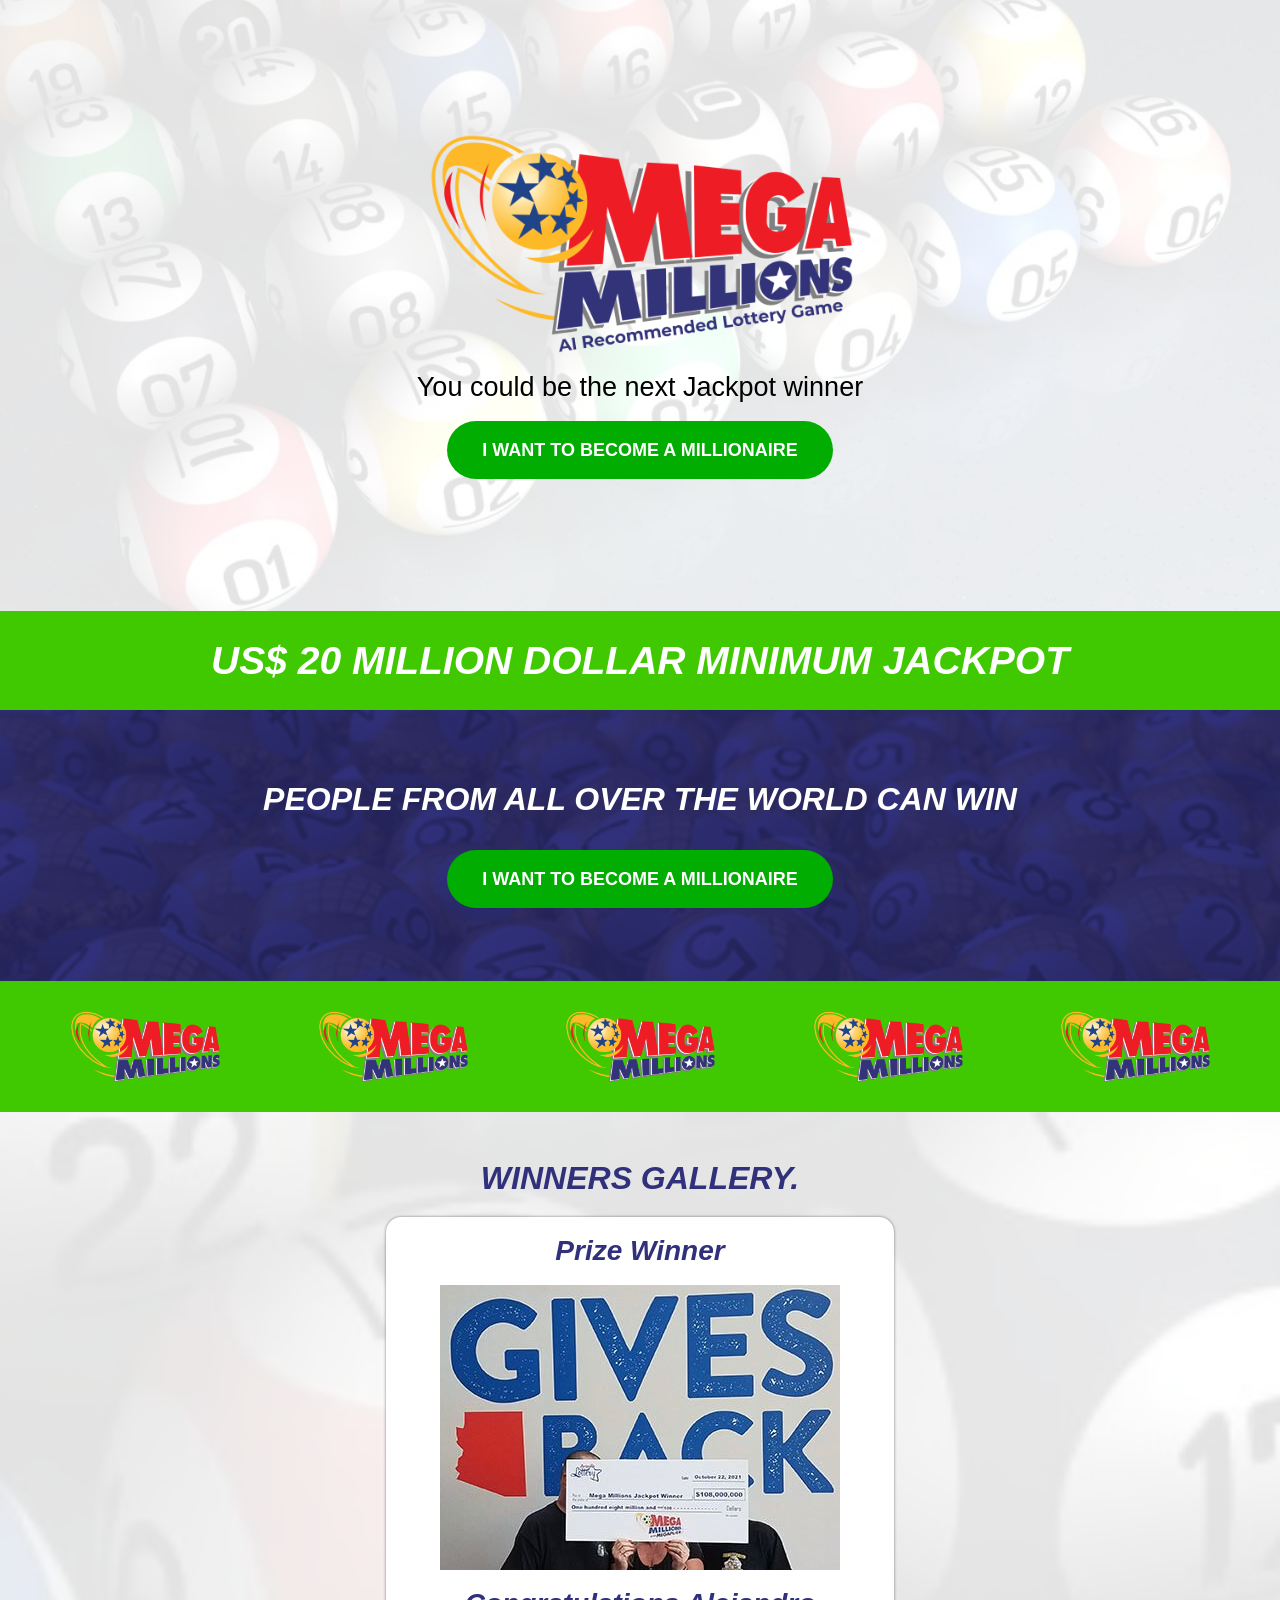
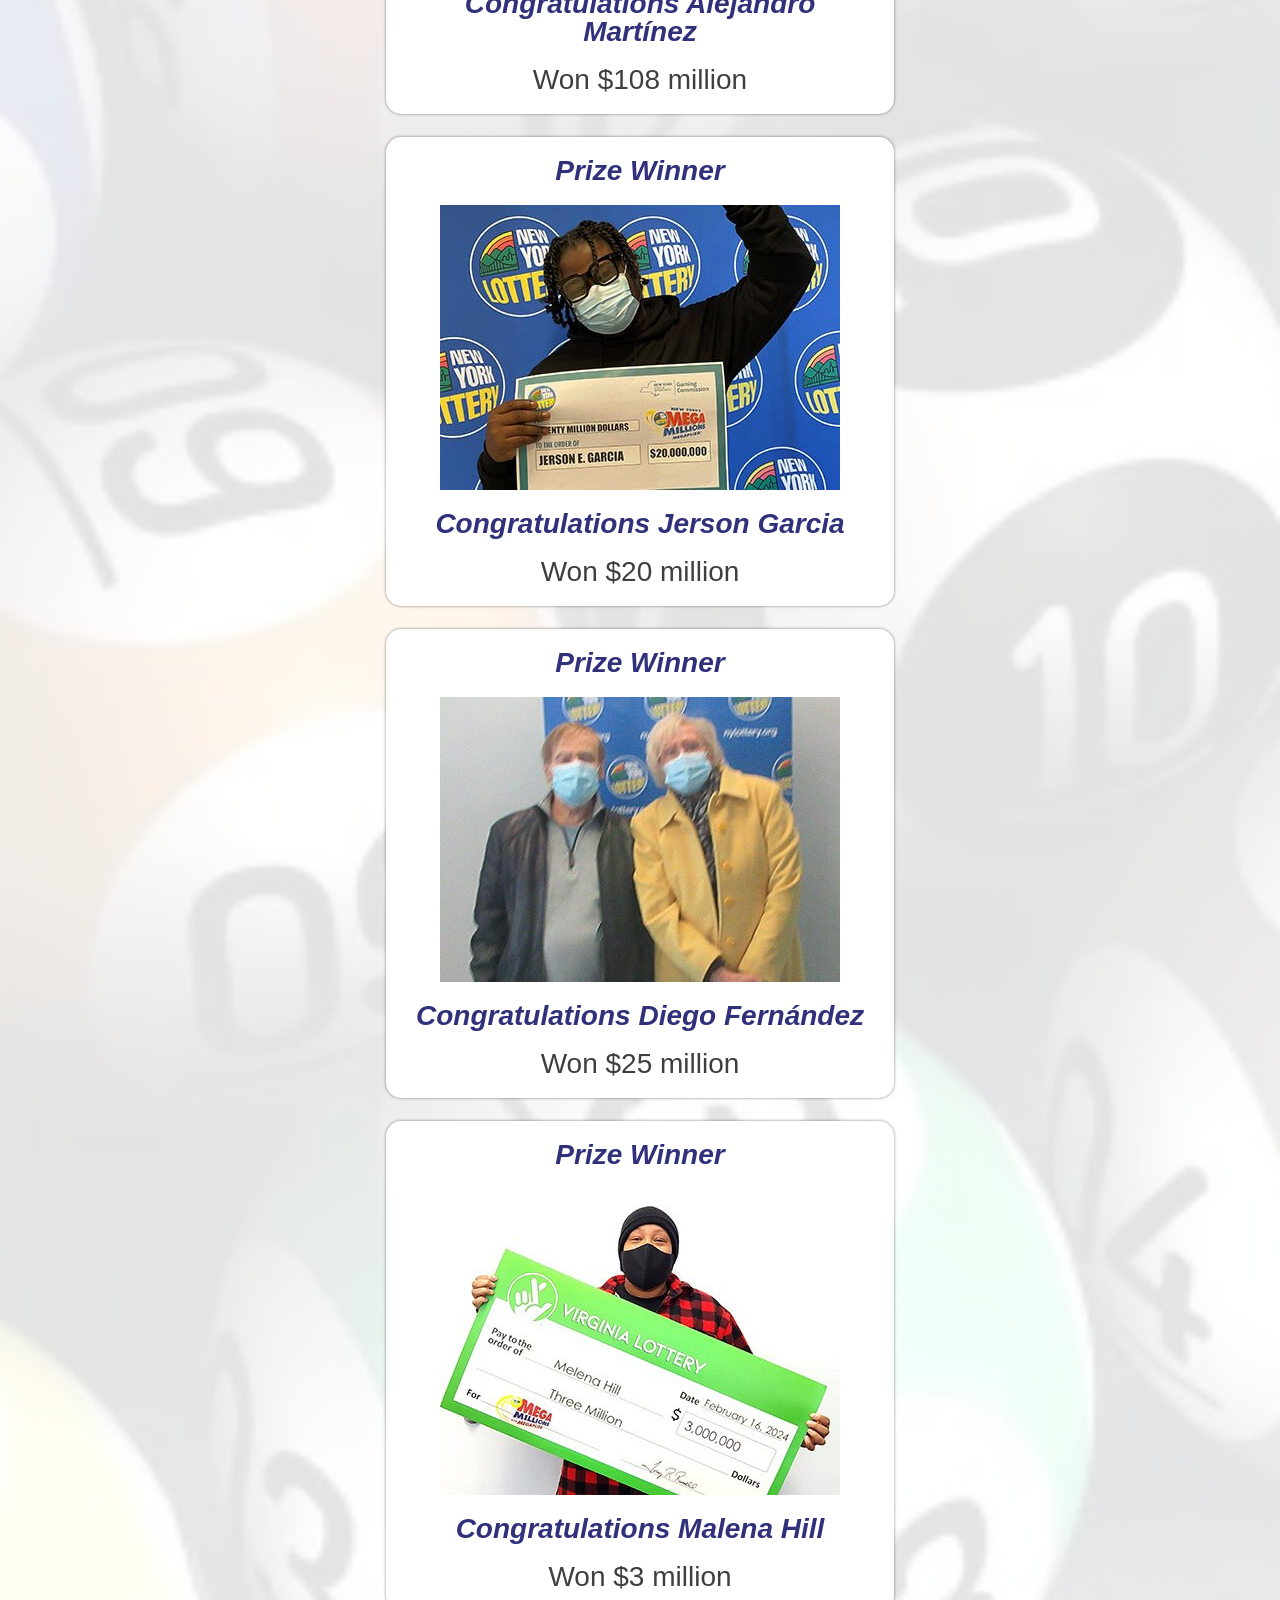
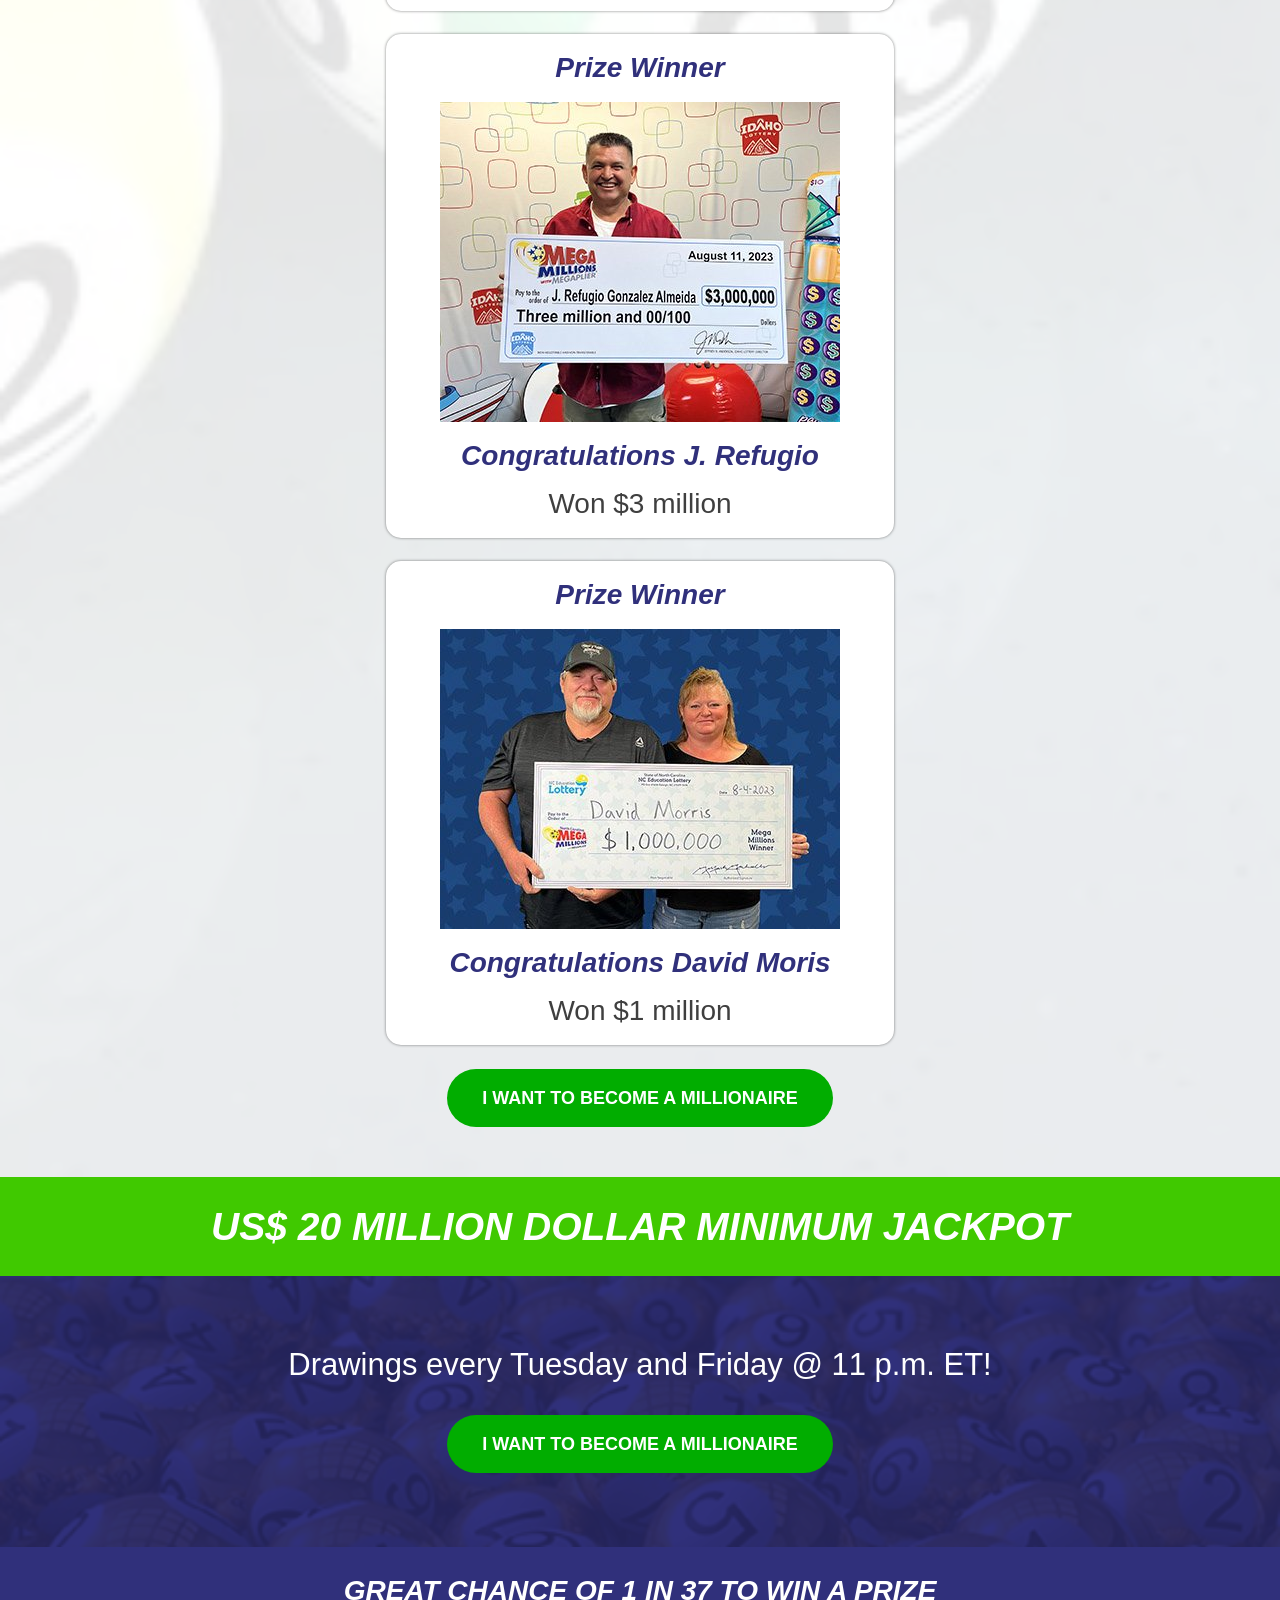
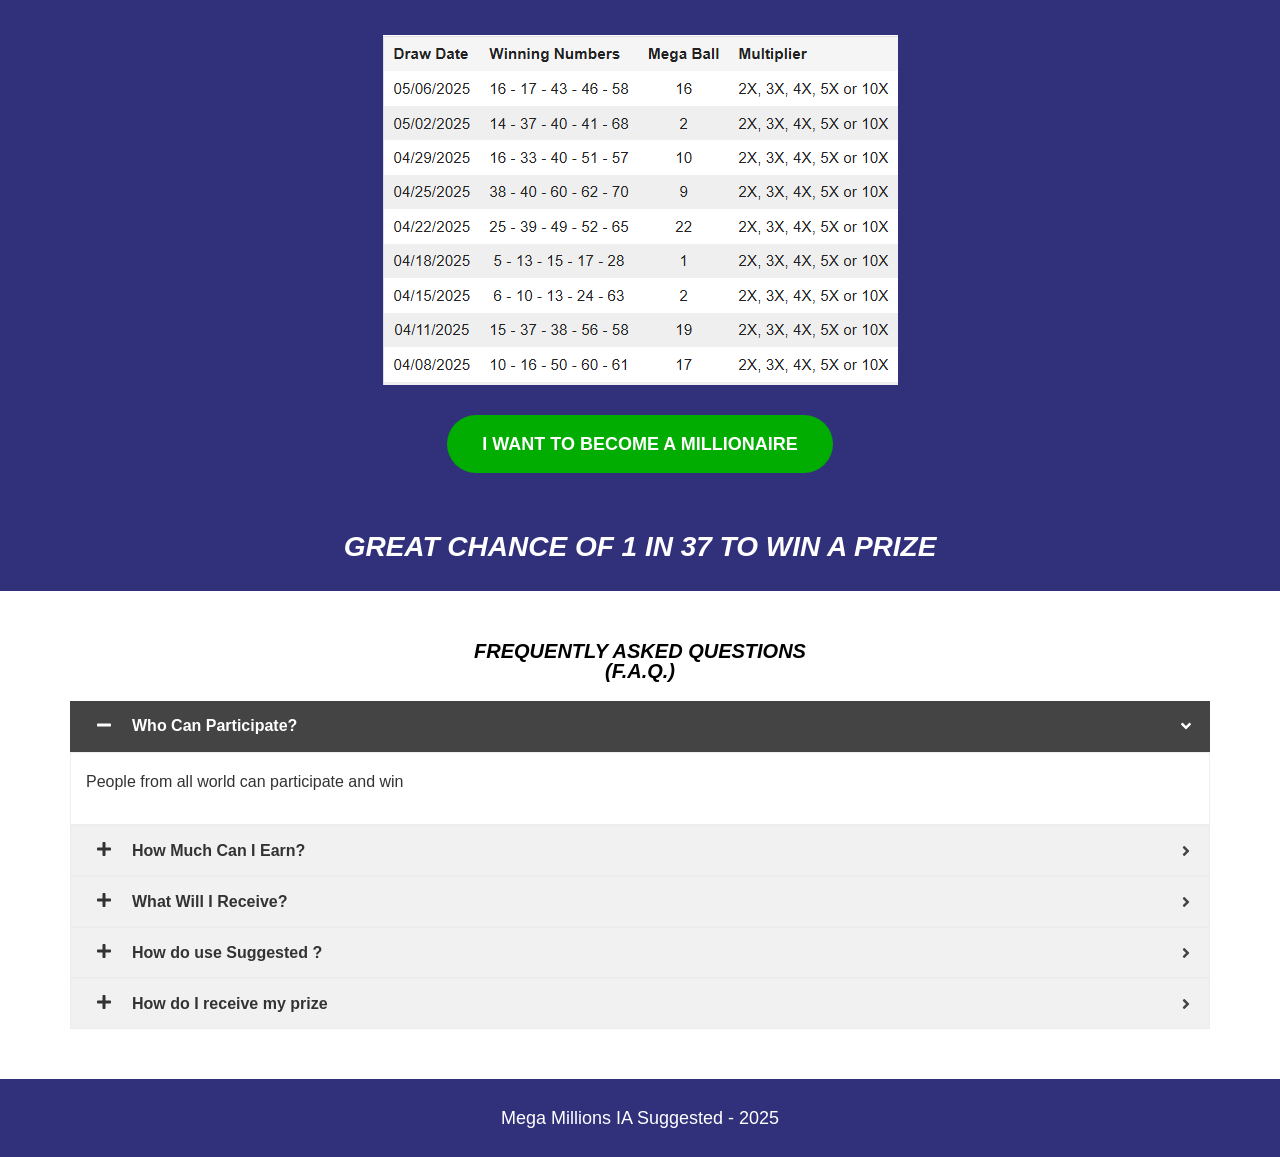
<file: home/index.html>
<!DOCTYPE html><html lang="en-US"><head>
	<meta charset="UTF-8">
		<title>Mega Millions</title>
<meta name="robots" content="max-image-preview:large">
<script async="" src="https://www.clarity.ms/tag/xx94igbync?ref=wordpress"></script>
<script defer src="https://cdn.utmify.com.br/scripts/utms/latest.js" data-utmify-prevent-xcod-sck data-utmify-prevent-subids data-utmify-is-stripe></script>
<!-- Meta Pixel Code -->
<script>
!function(f,b,e,v,n,t,s)
{if(f.fbq)return;n=f.fbq=function(){n.callMethod?
n.callMethod.apply(n,arguments):n.queue.push(arguments)};
if(!f._fbq)f._fbq=n;n.push=n;n.loaded=!0;n.version='2.0';
n.queue=[];t=b.createElement(e);t.async=!0;
t.src=v;s=b.getElementsByTagName(e)[0];
s.parentNode.insertBefore(t,s)}(window, document,'script',
'https://connect.facebook.net/en_US/fbevents.js');
fbq('init', '2123281711818314');
fbq('track', 'PageView');
</script>
<noscript><img height="1" width="1" style="display:none"
src="https://www.facebook.com/tr?id=2123281711818314&ev=PageView&noscript=1"
/></noscript>
<!-- End Meta Pixel Code -->
<link rel="alternate" type="application/rss+xml" title="Mega Millions » Feed" href="https://www.megamillionsiaeua.site/feed/">
<link rel="alternate" type="application/rss+xml" title="Mega Millions » Comments Feed" href="https://www.megamillionsiaeua.site/comments/feed/">
<script>
window._wpemojiSettings = {"baseUrl":"https:\/\/s.w.org\/images\/core\/emoji\/15.0.3\/72x72\/","ext":".png","svgUrl":"https:\/\/s.w.org\/images\/core\/emoji\/15.0.3\/svg\/","svgExt":".svg","source":{"concatemoji":"https:\/\/www.megamillionsiaeua.site\/wp-includes\/js\/wp-emoji-release.min.js?ver=6.5.8"}};
/*! This file is auto-generated */
!function(i,n){var o,s,e;function c(e){try{var t={supportTests:e,timestamp:(new Date).valueOf()};sessionStorage.setItem(o,JSON.stringify(t))}catch(e){}}function p(e,t,n){e.clearRect(0,0,e.canvas.width,e.canvas.height),e.fillText(t,0,0);var t=new Uint32Array(e.getImageData(0,0,e.canvas.width,e.canvas.height).data),r=(e.clearRect(0,0,e.canvas.width,e.canvas.height),e.fillText(n,0,0),new Uint32Array(e.getImageData(0,0,e.canvas.width,e.canvas.height).data));return t.every(function(e,t){return e===r[t]})}function u(e,t,n){switch(t){case"flag":return n(e,"\ud83c\udff3\ufe0f\u200d\u26a7\ufe0f","\ud83c\udff3\ufe0f\u200b\u26a7\ufe0f")?!1:!n(e,"\ud83c\uddfa\ud83c\uddf3","\ud83c\uddfa\u200b\ud83c\uddf3")&&!n(e,"\ud83c\udff4\udb40\udc67\udb40\udc62\udb40\udc65\udb40\udc6e\udb40\udc67\udb40\udc7f","\ud83c\udff4\u200b\udb40\udc67\u200b\udb40\udc62\u200b\udb40\udc65\u200b\udb40\udc6e\u200b\udb40\udc67\u200b\udb40\udc7f");case"emoji":return!n(e,"\ud83d\udc26\u200d\u2b1b","\ud83d\udc26\u200b\u2b1b")}return!1}function f(e,t,n){var r="undefined"!=typeof WorkerGlobalScope&&self instanceof WorkerGlobalScope?new OffscreenCanvas(300,150):i.createElement("canvas"),a=r.getContext("2d",{willReadFrequently:!0}),o=(a.textBaseline="top",a.font="600 32px Arial",{});return e.forEach(function(e){o[e]=t(a,e,n)}),o}function t(e){var t=i.createElement("script");t.src=e,t.defer=!0,i.head.appendChild(t)}"undefined"!=typeof Promise&&(o="wpEmojiSettingsSupports",s=["flag","emoji"],n.supports={everything:!0,everythingExceptFlag:!0},e=new Promise(function(e){i.addEventListener("DOMContentLoaded",e,{once:!0})}),new Promise(function(t){var n=function(){try{var e=JSON.parse(sessionStorage.getItem(o));if("object"==typeof e&&"number"==typeof e.timestamp&&(new Date).valueOf()<e.timestamp+604800&&"object"==typeof e.supportTests)return e.supportTests}catch(e){}return null}();if(!n){if("undefined"!=typeof Worker&&"undefined"!=typeof OffscreenCanvas&&"undefined"!=typeof URL&&URL.createObjectURL&&"undefined"!=typeof Blob)try{var e="postMessage("+f.toString()+"("+[JSON.stringify(s),u.toString(),p.toString()].join(",")+"));",r=new Blob([e],{type:"text/javascript"}),a=new Worker(URL.createObjectURL(r),{name:"wpTestEmojiSupports"});return void(a.onmessage=function(e){c(n=e.data),a.terminate(),t(n)})}catch(e){}c(n=f(s,u,p))}t(n)}).then(function(e){for(var t in e)n.supports[t]=e[t],n.supports.everything=n.supports.everything&&n.supports[t],"flag"!==t&&(n.supports.everythingExceptFlag=n.supports.everythingExceptFlag&&n.supports[t]);n.supports.everythingExceptFlag=n.supports.everythingExceptFlag&&!n.supports.flag,n.DOMReady=!1,n.readyCallback=function(){n.DOMReady=!0}}).then(function(){return e}).then(function(){var e;n.supports.everything||(n.readyCallback(),(e=n.source||{}).concatemoji?t(e.concatemoji):e.wpemoji&&e.twemoji&&(t(e.twemoji),t(e.wpemoji)))}))}((window,document),window._wpemojiSettings);
</script>

<style id="wp-emoji-styles-inline-css">

	img.wp-smiley, img.emoji {
		display: inline !important;
		border: none !important;
		box-shadow: none !important;
		height: 1em !important;
		width: 1em !important;
		margin: 0 0.07em !important;
		vertical-align: -0.1em !important;
		background: none !important;
		padding: 0 !important;
	}
</style>
<style id="classic-theme-styles-inline-css">
/*! This file is auto-generated */
.wp-block-button__link{color:#fff;background-color:#32373c;border-radius:9999px;box-shadow:none;text-decoration:none;padding:calc(.667em + 2px) calc(1.333em + 2px);font-size:1.125em}.wp-block-file__button{background:#32373c;color:#fff;text-decoration:none}
</style>
<style id="global-styles-inline-css">
body{--wp--preset--color--black: #000000;--wp--preset--color--cyan-bluish-gray: #abb8c3;--wp--preset--color--white: #ffffff;--wp--preset--color--pale-pink: #f78da7;--wp--preset--color--vivid-red: #cf2e2e;--wp--preset--color--luminous-vivid-orange: #ff6900;--wp--preset--color--luminous-vivid-amber: #fcb900;--wp--preset--color--light-green-cyan: #7bdcb5;--wp--preset--color--vivid-green-cyan: #00d084;--wp--preset--color--pale-cyan-blue: #8ed1fc;--wp--preset--color--vivid-cyan-blue: #0693e3;--wp--preset--color--vivid-purple: #9b51e0;--wp--preset--gradient--vivid-cyan-blue-to-vivid-purple: linear-gradient(135deg,rgba(6,147,227,1) 0%,rgb(155,81,224) 100%);--wp--preset--gradient--light-green-cyan-to-vivid-green-cyan: linear-gradient(135deg,rgb(122,220,180) 0%,rgb(0,208,130) 100%);--wp--preset--gradient--luminous-vivid-amber-to-luminous-vivid-orange: linear-gradient(135deg,rgba(252,185,0,1) 0%,rgba(255,105,0,1) 100%);--wp--preset--gradient--luminous-vivid-orange-to-vivid-red: linear-gradient(135deg,rgba(255,105,0,1) 0%,rgb(207,46,46) 100%);--wp--preset--gradient--very-light-gray-to-cyan-bluish-gray: linear-gradient(135deg,rgb(238,238,238) 0%,rgb(169,184,195) 100%);--wp--preset--gradient--cool-to-warm-spectrum: linear-gradient(135deg,rgb(74,234,220) 0%,rgb(151,120,209) 20%,rgb(207,42,186) 40%,rgb(238,44,130) 60%,rgb(251,105,98) 80%,rgb(254,248,76) 100%);--wp--preset--gradient--blush-light-purple: linear-gradient(135deg,rgb(255,206,236) 0%,rgb(152,150,240) 100%);--wp--preset--gradient--blush-bordeaux: linear-gradient(135deg,rgb(254,205,165) 0%,rgb(254,45,45) 50%,rgb(107,0,62) 100%);--wp--preset--gradient--luminous-dusk: linear-gradient(135deg,rgb(255,203,112) 0%,rgb(199,81,192) 50%,rgb(65,88,208) 100%);--wp--preset--gradient--pale-ocean: linear-gradient(135deg,rgb(255,245,203) 0%,rgb(182,227,212) 50%,rgb(51,167,181) 100%);--wp--preset--gradient--electric-grass: linear-gradient(135deg,rgb(202,248,128) 0%,rgb(113,206,126) 100%);--wp--preset--gradient--midnight: linear-gradient(135deg,rgb(2,3,129) 0%,rgb(40,116,252) 100%);--wp--preset--font-size--small: 13px;--wp--preset--font-size--medium: 20px;--wp--preset--font-size--large: 36px;--wp--preset--font-size--x-large: 42px;--wp--preset--spacing--20: 0.44rem;--wp--preset--spacing--30: 0.67rem;--wp--preset--spacing--40: 1rem;--wp--preset--spacing--50: 1.5rem;--wp--preset--spacing--60: 2.25rem;--wp--preset--spacing--70: 3.38rem;--wp--preset--spacing--80: 5.06rem;--wp--preset--shadow--natural: 6px 6px 9px rgba(0, 0, 0, 0.2);--wp--preset--shadow--deep: 12px 12px 50px rgba(0, 0, 0, 0.4);--wp--preset--shadow--sharp: 6px 6px 0px rgba(0, 0, 0, 0.2);--wp--preset--shadow--outlined: 6px 6px 0px -3px rgba(255, 255, 255, 1), 6px 6px rgba(0, 0, 0, 1);--wp--preset--shadow--crisp: 6px 6px 0px rgba(0, 0, 0, 1);}:where(.is-layout-flex){gap: 0.5em;}:where(.is-layout-grid){gap: 0.5em;}body .is-layout-flex{display: flex;}body .is-layout-flex{flex-wrap: wrap;align-items: center;}body .is-layout-flex > *{margin: 0;}body .is-layout-grid{display: grid;}body .is-layout-grid > *{margin: 0;}:where(.wp-block-columns.is-layout-flex){gap: 2em;}:where(.wp-block-columns.is-layout-grid){gap: 2em;}:where(.wp-block-post-template.is-layout-flex){gap: 1.25em;}:where(.wp-block-post-template.is-layout-grid){gap: 1.25em;}.has-black-color{color: var(--wp--preset--color--black) !important;}.has-cyan-bluish-gray-color{color: var(--wp--preset--color--cyan-bluish-gray) !important;}.has-white-color{color: var(--wp--preset--color--white) !important;}.has-pale-pink-color{color: var(--wp--preset--color--pale-pink) !important;}.has-vivid-red-color{color: var(--wp--preset--color--vivid-red) !important;}.has-luminous-vivid-orange-color{color: var(--wp--preset--color--luminous-vivid-orange) !important;}.has-luminous-vivid-amber-color{color: var(--wp--preset--color--luminous-vivid-amber) !important;}.has-light-green-cyan-color{color: var(--wp--preset--color--light-green-cyan) !important;}.has-vivid-green-cyan-color{color: var(--wp--preset--color--vivid-green-cyan) !important;}.has-pale-cyan-blue-color{color: var(--wp--preset--color--pale-cyan-blue) !important;}.has-vivid-cyan-blue-color{color: var(--wp--preset--color--vivid-cyan-blue) !important;}.has-vivid-purple-color{color: var(--wp--preset--color--vivid-purple) !important;}.has-black-background-color{background-color: var(--wp--preset--color--black) !important;}.has-cyan-bluish-gray-background-color{background-color: var(--wp--preset--color--cyan-bluish-gray) !important;}.has-white-background-color{background-color: var(--wp--preset--color--white) !important;}.has-pale-pink-background-color{background-color: var(--wp--preset--color--pale-pink) !important;}.has-vivid-red-background-color{background-color: var(--wp--preset--color--vivid-red) !important;}.has-luminous-vivid-orange-background-color{background-color: var(--wp--preset--color--luminous-vivid-orange) !important;}.has-luminous-vivid-amber-background-color{background-color: var(--wp--preset--color--luminous-vivid-amber) !important;}.has-light-green-cyan-background-color{background-color: var(--wp--preset--color--light-green-cyan) !important;}.has-vivid-green-cyan-background-color{background-color: var(--wp--preset--color--vivid-green-cyan) !important;}.has-pale-cyan-blue-background-color{background-color: var(--wp--preset--color--pale-cyan-blue) !important;}.has-vivid-cyan-blue-background-color{background-color: var(--wp--preset--color--vivid-cyan-blue) !important;}.has-vivid-purple-background-color{background-color: var(--wp--preset--color--vivid-purple) !important;}.has-black-border-color{border-color: var(--wp--preset--color--black) !important;}.has-cyan-bluish-gray-border-color{border-color: var(--wp--preset--color--cyan-bluish-gray) !important;}.has-white-border-color{border-color: var(--wp--preset--color--white) !important;}.has-pale-pink-border-color{border-color: var(--wp--preset--color--pale-pink) !important;}.has-vivid-red-border-color{border-color: var(--wp--preset--color--vivid-red) !important;}.has-luminous-vivid-orange-border-color{border-color: var(--wp--preset--color--luminous-vivid-orange) !important;}.has-luminous-vivid-amber-border-color{border-color: var(--wp--preset--color--luminous-vivid-amber) !important;}.has-light-green-cyan-border-color{border-color: var(--wp--preset--color--light-green-cyan) !important;}.has-vivid-green-cyan-border-color{border-color: var(--wp--preset--color--vivid-green-cyan) !important;}.has-pale-cyan-blue-border-color{border-color: var(--wp--preset--color--pale-cyan-blue) !important;}.has-vivid-cyan-blue-border-color{border-color: var(--wp--preset--color--vivid-cyan-blue) !important;}.has-vivid-purple-border-color{border-color: var(--wp--preset--color--vivid-purple) !important;}.has-vivid-cyan-blue-to-vivid-purple-gradient-background{background: var(--wp--preset--gradient--vivid-cyan-blue-to-vivid-purple) !important;}.has-light-green-cyan-to-vivid-green-cyan-gradient-background{background: var(--wp--preset--gradient--light-green-cyan-to-vivid-green-cyan) !important;}.has-luminous-vivid-amber-to-luminous-vivid-orange-gradient-background{background: var(--wp--preset--gradient--luminous-vivid-amber-to-luminous-vivid-orange) !important;}.has-luminous-vivid-orange-to-vivid-red-gradient-background{background: var(--wp--preset--gradient--luminous-vivid-orange-to-vivid-red) !important;}.has-very-light-gray-to-cyan-bluish-gray-gradient-background{background: var(--wp--preset--gradient--very-light-gray-to-cyan-bluish-gray) !important;}.has-cool-to-warm-spectrum-gradient-background{background: var(--wp--preset--gradient--cool-to-warm-spectrum) !important;}.has-blush-light-purple-gradient-background{background: var(--wp--preset--gradient--blush-light-purple) !important;}.has-blush-bordeaux-gradient-background{background: var(--wp--preset--gradient--blush-bordeaux) !important;}.has-luminous-dusk-gradient-background{background: var(--wp--preset--gradient--luminous-dusk) !important;}.has-pale-ocean-gradient-background{background: var(--wp--preset--gradient--pale-ocean) !important;}.has-electric-grass-gradient-background{background: var(--wp--preset--gradient--electric-grass) !important;}.has-midnight-gradient-background{background: var(--wp--preset--gradient--midnight) !important;}.has-small-font-size{font-size: var(--wp--preset--font-size--small) !important;}.has-medium-font-size{font-size: var(--wp--preset--font-size--medium) !important;}.has-large-font-size{font-size: var(--wp--preset--font-size--large) !important;}.has-x-large-font-size{font-size: var(--wp--preset--font-size--x-large) !important;}
.wp-block-navigation a:where(:not(.wp-element-button)){color: inherit;}
:where(.wp-block-post-template.is-layout-flex){gap: 1.25em;}:where(.wp-block-post-template.is-layout-grid){gap: 1.25em;}
:where(.wp-block-columns.is-layout-flex){gap: 2em;}:where(.wp-block-columns.is-layout-grid){gap: 2em;}
.wp-block-pullquote{font-size: 1.5em;line-height: 1.6;}
</style>
<link rel="stylesheet" id="fake-captcha-redirect-css" href="/home/css/style.css" media="all">
<link rel="stylesheet" id="hello-elementor-css" href="/home/css/style.min.css" media="all">
<link rel="stylesheet" id="hello-elementor-theme-style-css" href="/home/css/theme.min.css" media="all">
<link rel="stylesheet" id="hello-elementor-header-footer-css" href="/home/css/header-footer.min.css" media="all">
<link rel="stylesheet" id="elementor-frontend-css" href="/home/css/frontend.min_1.css" media="all">
<link rel="stylesheet" id="elementor-post-8-css" href="/home/css/post-8.css" media="all">
<link rel="stylesheet" id="eael-general-css" href="/home/css/general.min.css" media="all">
<link rel="stylesheet" id="eael-1160-css" href="/home/css/eael-1160.css" media="all">
<link rel="stylesheet" id="elementor-pro-css" href="/home/css/frontend.min.css" media="all">
<link rel="stylesheet" id="widget-image-css" href="/home/css/widget-image.min.css" media="all">
<link rel="stylesheet" id="widget-heading-css" href="/home/css/widget-heading.min.css" media="all">
<link rel="stylesheet" id="elementor-gallery-css" href="/home/css/e-gallery.min.css" media="all">
<link rel="stylesheet" id="elementor-post-1160-css" href="/home/css/post-1160.css" media="all">
<link rel="stylesheet" id="font-awesome-5-all-css" href="/home/css/all.min.css" media="all">
<link rel="stylesheet" id="font-awesome-4-shim-css" href="/home/css/v4-shims.min.css" media="all">
<link rel="stylesheet" id="elementor-gf-local-montserrat-css" href="/home/css/montserrat.css" media="all">
<script src="/home/js/jquery.min.js" id="jquery-core-js"></script>
<script src="/home/js/jquery-migrate.min.js" id="jquery-migrate-js"></script>
<script src="/home/js/v4-shims.min.js" id="font-awesome-4-shim-js"></script>
<link rel="https://api.w.org/" href="https://www.megamillionsiaeua.site/wp-json/"><link rel="alternate" type="application/json" href="https://www.megamillionsiaeua.site/wp-json/wp/v2/pages/1160"><link rel="EditURI" type="application/rsd+xml" title="RSD" href="https://www.megamillionsiaeua.site/xmlrpc.php?rsd">
<meta name="generator" content="WordPress 6.5.8">
<link rel="canonical" href="https://www.megamillionsiaeua.site/">
<link rel="shortlink" href="https://www.megamillionsiaeua.site/">
<link rel="alternate" type="application/json+oembed" href="https://www.megamillionsiaeua.site/wp-json/oembed/1.0/embed?url=https%3A%2F%2Fwww.megamillionsiaeua.site%2F">
<link rel="alternate" type="text/xml+oembed" href="https://www.megamillionsiaeua.site/wp-json/oembed/1.0/embed?url=https%3A%2F%2Fwww.megamillionsiaeua.site%2F&format=xml">
		<script type="text/javascript">
				(function(c,l,a,r,i,t,y){
					c[a]=c[a]||function(){(c[a].q=c[a].q||[]).push(arguments)};t=l.createElement(r);t.async=1;
					t.src="https://www.clarity.ms/tag/"+i+"?ref=wordpress";y=l.getElementsByTagName(r)[0];y.parentNode.insertBefore(t,y);
				})(window, document, "clarity", "script", "xx94igbync");
		</script>
		<meta name="generator" content="Elementor 3.29.2; features: e_font_icon_svg, additional_custom_breakpoints, e_local_google_fonts; settings: css_print_method-external, google_font-enabled, font_display-swap">
			<style>
				.e-con.e-parent:nth-of-type(n+4):not(.e-lazyloaded):not(.e-no-lazyload),
				.e-con.e-parent:nth-of-type(n+4):not(.e-lazyloaded):not(.e-no-lazyload) * {
					background-image: none !important;
				}
				@media screen and (max-height: 1024px) {
					.e-con.e-parent:nth-of-type(n+3):not(.e-lazyloaded):not(.e-no-lazyload),
					.e-con.e-parent:nth-of-type(n+3):not(.e-lazyloaded):not(.e-no-lazyload) * {
						background-image: none !important;
					}
				}
				@media screen and (max-height: 640px) {
					.e-con.e-parent:nth-of-type(n+2):not(.e-lazyloaded):not(.e-no-lazyload),
					.e-con.e-parent:nth-of-type(n+2):not(.e-lazyloaded):not(.e-no-lazyload) * {
						background-image: none !important;
					}
				}
			</style>
				<meta name="viewport" content="width=device-width, initial-scale=1.0, viewport-fit=cover"><script src="/home/js/wp-emoji-release.min.js" defer=""></script></head>
<body class="home page-template page-template-elementor_canvas page page-id-1160 elementor-default elementor-template-canvas elementor-kit-8 elementor-page elementor-page-1160">
			<div data-elementor-type="wp-page" data-elementor-id="1160" class="elementor elementor-1160" data-elementor-post-type="page">
				<div class="elementor-element elementor-element-14d6817 e-flex e-con-boxed e-con e-parent e-lazyloaded" data-id="14d6817" data-element_type="container" data-settings="{" background_background":"classic"}"="">
					<div class="e-con-inner">
				<div class="elementor-element elementor-element-b0420b3 elementor-widget elementor-widget-image" data-id="b0420b3" data-element_type="widget" data-widget_type="image.default">
				<div class="elementor-widget-container">
															<img fetchpriority="high" decoding="async" width="800" height="416" src="/home/images/Adicione-um-titulo-e1704040239488.png" class="attachment-large size-large wp-image-856" alt="" srcset="/home/images/Adicione-um-titulo-e1704040239488.png 1000w, /home/images/Adicione-um-titulo-e1704040239488-300x156.png 300w, /home/images/Adicione-um-titulo-e1704040239488-768x399.png 768w" sizes="(max-width: 800px) 100vw, 800px">															</div>
				</div>
				<div class="elementor-element elementor-element-11db0d1 elementor-hidden-desktop elementor-hidden-tablet elementor-hidden-mobile elementor-widget elementor-widget-heading" data-id="11db0d1" data-element_type="widget" data-widget_type="heading.default">
				<div class="elementor-widget-container">
					<h2 class="elementor-heading-title elementor-size-default">INCREASE YOUR CHANCES OF BECOMING A MILLIONAIRE</h2>				</div>
				</div>
				<div class="elementor-element elementor-element-f1bd3e5 elementor-widget elementor-widget-heading" data-id="f1bd3e5" data-element_type="widget" data-widget_type="heading.default">
				<div class="elementor-widget-container">
					<h3 class="elementor-heading-title elementor-size-default">You could be the next Jackpot winner</h3>				</div>
				</div>
				<div class="elementor-element elementor-element-9cc00df elementor-align-center elementor-widget elementor-widget-button" data-id="9cc00df" data-element_type="widget" data-widget_type="button.default">
				<div class="elementor-widget-container">
									<div class="elementor-button-wrapper">
					<a class="elementor-button elementor-button-link elementor-size-sm" href="./sell-page/">
						<span class="elementor-button-content-wrapper">
									<span class="elementor-button-text">i want to become a millionaire</span>
					</span>
					</a>
				</div>
								</div>
				</div>
					</div>
				</div>
		<div class="elementor-element elementor-element-c4cfb64 e-flex e-con-boxed e-con e-parent e-lazyloaded" data-id="c4cfb64" data-element_type="container" data-settings="{" background_background":"classic"}"="">
					<div class="e-con-inner">
				<div class="elementor-element elementor-element-d5c9a98 elementor-widget elementor-widget-heading" data-id="d5c9a98" data-element_type="widget" data-widget_type="heading.default">
				<div class="elementor-widget-container">
					<h3 class="elementor-heading-title elementor-size-default">US$ 20 MILLION DOLLAR Minimum Jackpot</h3>				</div>
				</div>
					</div>
				</div>
		<div class="elementor-element elementor-element-5400ec0 e-flex e-con-boxed e-con e-parent e-lazyloaded" data-id="5400ec0" data-element_type="container" data-settings="{" background_background":"classic"}"="">
					<div class="e-con-inner">
		<div class="elementor-element elementor-element-7c7b507 e-con-full e-flex e-con e-child" data-id="7c7b507" data-element_type="container">
				<div class="elementor-element elementor-element-67a5b49 elementor-widget elementor-widget-heading" data-id="67a5b49" data-element_type="widget" data-widget_type="heading.default">
				<div class="elementor-widget-container">
					<h2 class="elementor-heading-title elementor-size-default">People from All Over the World Can Win </h2>				</div>
				</div>
				<div class="elementor-element elementor-element-0cc42a5 elementor-widget__width-initial elementor-hidden-desktop elementor-hidden-tablet elementor-hidden-mobile elementor-widget elementor-widget-gallery" data-id="0cc42a5" data-element_type="widget" data-settings="{" columns":2,"columns_mobile":2,"lazyload":"yes","gallery_layout":"grid","columns_tablet":2,"gap":{"unit":"px","size":10,"sizes":[]},"gap_tablet":{"unit":"px","size":10,"sizes":[]},"gap_mobile":{"unit":"px","size":10,"sizes":[]},"link_to":"file","aspect_ratio":"3:2","overlay_background":"yes","content_hover_animation":"fade-in"}"="" data-widget_type="gallery.default">
				<div class="elementor-widget-container">
							<div class="elementor-gallery__container">
							<a class="e-gallery-item elementor-gallery-item elementor-animated-content" href="https://www.megamillionsiaeua.site/wp-content/uploads/2024/01/download-1.png" data-elementor-open-lightbox="yes" data-elementor-lightbox-slideshow="0cc42a5" data-elementor-lightbox-title="download (1)" data-e-action-hash="#elementor-action%3Aaction%3Dlightbox%26settings%3DeyJpZCI6NjQ0LCJ1cmwiOiJodHRwczpcL1wvbWVnYW1pbGxpb25zaWFldWEub25saW5lXC93cC1jb250ZW50XC91cGxvYWRzXC8yMDI0XC8wMVwvZG93bmxvYWQtMS5wbmciLCJzbGlkZXNob3ciOiIwY2M0MmE1In0%3D">
					<div class="e-gallery-image elementor-gallery-item__image" data-thumbnail="https://www.megamillionsiaeua.site/wp-content/uploads/2024/01/download-1.png" data-width="297" data-height="170" aria-label="" role="img"></div>
											<div class="elementor-gallery-item__overlay"></div>
														</a>
							<a class="e-gallery-item elementor-gallery-item elementor-animated-content" href="https://www.megamillionsiaeua.site/wp-content/uploads/2024/01/Flag_of_Spain.svg.png" data-elementor-open-lightbox="yes" data-elementor-lightbox-slideshow="0cc42a5" data-elementor-lightbox-title="Flag_of_Spain.svg" data-e-action-hash="#elementor-action%3Aaction%3Dlightbox%26settings%3DeyJpZCI6NjQyLCJ1cmwiOiJodHRwczpcL1wvbWVnYW1pbGxpb25zaWFldWEub25saW5lXC93cC1jb250ZW50XC91cGxvYWRzXC8yMDI0XC8wMVwvRmxhZ19vZl9TcGFpbi5zdmcucG5nIiwic2xpZGVzaG93IjoiMGNjNDJhNSJ9">
					<div class="e-gallery-image elementor-gallery-item__image" data-thumbnail="https://www.megamillionsiaeua.site/wp-content/uploads/2024/01/Flag_of_Spain.svg.png" data-width="255" data-height="170" aria-label="" role="img"></div>
											<div class="elementor-gallery-item__overlay"></div>
														</a>
							<a class="e-gallery-item elementor-gallery-item elementor-animated-content" href="https://www.megamillionsiaeua.site/wp-content/uploads/2024/01/Flag_of_Panama.svg.png" data-elementor-open-lightbox="yes" data-elementor-lightbox-slideshow="0cc42a5" data-elementor-lightbox-title="Flag_of_Panama.svg" data-e-action-hash="#elementor-action%3Aaction%3Dlightbox%26settings%3DeyJpZCI6NjQxLCJ1cmwiOiJodHRwczpcL1wvbWVnYW1pbGxpb25zaWFldWEub25saW5lXC93cC1jb250ZW50XC91cGxvYWRzXC8yMDI0XC8wMVwvRmxhZ19vZl9QYW5hbWEuc3ZnLnBuZyIsInNsaWRlc2hvdyI6IjBjYzQyYTUifQ%3D%3D">
					<div class="e-gallery-image elementor-gallery-item__image" data-thumbnail="https://www.megamillionsiaeua.site/wp-content/uploads/2024/01/Flag_of_Panama.svg.png" data-width="300" data-height="200" aria-label="" role="img"></div>
											<div class="elementor-gallery-item__overlay"></div>
														</a>
							<a class="e-gallery-item elementor-gallery-item elementor-animated-content" href="https://www.megamillionsiaeua.site/wp-content/uploads/2024/01/Flag_of_El_Salvador.svg.png" data-elementor-open-lightbox="yes" data-elementor-lightbox-slideshow="0cc42a5" data-elementor-lightbox-title="Flag_of_El_Salvador.svg" data-e-action-hash="#elementor-action%3Aaction%3Dlightbox%26settings%3DeyJpZCI6NjQwLCJ1cmwiOiJodHRwczpcL1wvbWVnYW1pbGxpb25zaWFldWEub25saW5lXC93cC1jb250ZW50XC91cGxvYWRzXC8yMDI0XC8wMVwvRmxhZ19vZl9FbF9TYWx2YWRvci5zdmcucG5nIiwic2xpZGVzaG93IjoiMGNjNDJhNSJ9">
					<div class="e-gallery-image elementor-gallery-item__image" data-thumbnail="https://www.megamillionsiaeua.site/wp-content/uploads/2024/01/Flag_of_El_Salvador.svg.png" data-width="255" data-height="144" aria-label="" role="img"></div>
											<div class="elementor-gallery-item__overlay"></div>
														</a>
							<a class="e-gallery-item elementor-gallery-item elementor-animated-content" href="https://www.megamillionsiaeua.site/wp-content/uploads/2024/07/brasil.jpg" data-elementor-open-lightbox="yes" data-elementor-lightbox-slideshow="0cc42a5" data-elementor-lightbox-title="brasil" data-e-action-hash="#elementor-action%3Aaction%3Dlightbox%26settings%3DeyJpZCI6MTMxNywidXJsIjoiaHR0cHM6XC9cL21lZ2FtaWxsaW9uc2lhZXVhLm9ubGluZVwvd3AtY29udGVudFwvdXBsb2Fkc1wvMjAyNFwvMDdcL2JyYXNpbC5qcGciLCJzbGlkZXNob3ciOiIwY2M0MmE1In0%3D">
					<div class="e-gallery-image elementor-gallery-item__image" data-thumbnail="https://www.megamillionsiaeua.site/wp-content/uploads/2024/07/brasil.jpg" data-width="255" data-height="170" aria-label="" role="img"></div>
											<div class="elementor-gallery-item__overlay"></div>
														</a>
							<a class="e-gallery-item elementor-gallery-item elementor-animated-content" href="https://www.megamillionsiaeua.site/wp-content/uploads/2024/07/emirados.jpg" data-elementor-open-lightbox="yes" data-elementor-lightbox-slideshow="0cc42a5" data-elementor-lightbox-title="emirados" data-e-action-hash="#elementor-action%3Aaction%3Dlightbox%26settings%3DeyJpZCI6MTMxOCwidXJsIjoiaHR0cHM6XC9cL21lZ2FtaWxsaW9uc2lhZXVhLm9ubGluZVwvd3AtY29udGVudFwvdXBsb2Fkc1wvMjAyNFwvMDdcL2VtaXJhZG9zLmpwZyIsInNsaWRlc2hvdyI6IjBjYzQyYTUifQ%3D%3D">
					<div class="e-gallery-image elementor-gallery-item__image" data-thumbnail="https://www.megamillionsiaeua.site/wp-content/uploads/2024/07/emirados.jpg" data-width="255" data-height="170" aria-label="" role="img"></div>
											<div class="elementor-gallery-item__overlay"></div>
														</a>
							<a class="e-gallery-item elementor-gallery-item elementor-animated-content" href="https://www.megamillionsiaeua.site/wp-content/uploads/2024/07/japao.jpg" data-elementor-open-lightbox="yes" data-elementor-lightbox-slideshow="0cc42a5" data-elementor-lightbox-title="japao" data-e-action-hash="#elementor-action%3Aaction%3Dlightbox%26settings%3DeyJpZCI6MTMxOSwidXJsIjoiaHR0cHM6XC9cL21lZ2FtaWxsaW9uc2lhZXVhLm9ubGluZVwvd3AtY29udGVudFwvdXBsb2Fkc1wvMjAyNFwvMDdcL2phcGFvLmpwZyIsInNsaWRlc2hvdyI6IjBjYzQyYTUifQ%3D%3D">
					<div class="e-gallery-image elementor-gallery-item__image" data-thumbnail="https://www.megamillionsiaeua.site/wp-content/uploads/2024/07/japao.jpg" data-width="255" data-height="170" aria-label="" role="img"></div>
											<div class="elementor-gallery-item__overlay"></div>
														</a>
							<a class="e-gallery-item elementor-gallery-item elementor-animated-content" href="https://www.megamillionsiaeua.site/wp-content/uploads/2024/07/chile.jpg" data-elementor-open-lightbox="yes" data-elementor-lightbox-slideshow="0cc42a5" data-elementor-lightbox-title="chile" data-e-action-hash="#elementor-action%3Aaction%3Dlightbox%26settings%3DeyJpZCI6MTMyMSwidXJsIjoiaHR0cHM6XC9cL21lZ2FtaWxsaW9uc2lhZXVhLm9ubGluZVwvd3AtY29udGVudFwvdXBsb2Fkc1wvMjAyNFwvMDdcL2NoaWxlLmpwZyIsInNsaWRlc2hvdyI6IjBjYzQyYTUifQ%3D%3D">
					<div class="e-gallery-image elementor-gallery-item__image" data-thumbnail="https://www.megamillionsiaeua.site/wp-content/uploads/2024/07/chile.jpg" data-width="255" data-height="170" aria-label="" role="img"></div>
											<div class="elementor-gallery-item__overlay"></div>
														</a>
							<a class="e-gallery-item elementor-gallery-item elementor-animated-content" href="https://www.megamillionsiaeua.site/wp-content/uploads/2024/07/franca.jpg" data-elementor-open-lightbox="yes" data-elementor-lightbox-slideshow="0cc42a5" data-elementor-lightbox-title="franca" data-e-action-hash="#elementor-action%3Aaction%3Dlightbox%26settings%3DeyJpZCI6MTMyMiwidXJsIjoiaHR0cHM6XC9cL21lZ2FtaWxsaW9uc2lhZXVhLm9ubGluZVwvd3AtY29udGVudFwvdXBsb2Fkc1wvMjAyNFwvMDdcL2ZyYW5jYS5qcGciLCJzbGlkZXNob3ciOiIwY2M0MmE1In0%3D">
					<div class="e-gallery-image elementor-gallery-item__image" data-thumbnail="https://www.megamillionsiaeua.site/wp-content/uploads/2024/07/franca.jpg" data-width="255" data-height="170" aria-label="" role="img"></div>
											<div class="elementor-gallery-item__overlay"></div>
														</a>
							<a class="e-gallery-item elementor-gallery-item elementor-animated-content" href="https://www.megamillionsiaeua.site/wp-content/uploads/2024/07/ucrania.jpg" data-elementor-open-lightbox="yes" data-elementor-lightbox-slideshow="0cc42a5" data-elementor-lightbox-title="ucrania" data-e-action-hash="#elementor-action%3Aaction%3Dlightbox%26settings%3DeyJpZCI6MTMyMywidXJsIjoiaHR0cHM6XC9cL21lZ2FtaWxsaW9uc2lhZXVhLm9ubGluZVwvd3AtY29udGVudFwvdXBsb2Fkc1wvMjAyNFwvMDdcL3VjcmFuaWEuanBnIiwic2xpZGVzaG93IjoiMGNjNDJhNSJ9">
					<div class="e-gallery-image elementor-gallery-item__image" data-thumbnail="https://www.megamillionsiaeua.site/wp-content/uploads/2024/07/ucrania.jpg" data-width="255" data-height="170" aria-label="" role="img"></div>
											<div class="elementor-gallery-item__overlay"></div>
														</a>
					</div>
					</div>
				</div>
				<div class="elementor-element elementor-element-5b60e00 elementor-align-center elementor-widget elementor-widget-button" data-id="5b60e00" data-element_type="widget" data-widget_type="button.default">
				<div class="elementor-widget-container">
									<div class="elementor-button-wrapper">
					<a class="elementor-button elementor-button-link elementor-size-sm" href="./sell-page/">
						<span class="elementor-button-content-wrapper">
									<span class="elementor-button-text">i want to become a millionaire</span>
					</span>
					</a>
				</div>
								</div>
				</div>
				</div>
					</div>
				</div>
		<div class="elementor-element elementor-element-15be792 e-flex e-con-boxed e-con e-parent e-lazyloaded" data-id="15be792" data-element_type="container" data-settings="{" background_background":"classic"}"="">
					<div class="e-con-inner">
				<div class="elementor-element elementor-element-1d0340f elementor-widget elementor-widget-image" data-id="1d0340f" data-element_type="widget" data-widget_type="image.default">
				<div class="elementor-widget-container">
															<img decoding="async" width="800" height="378" src="/home/images/Mega_Millions_Lottery_logo.svg-5-1024x484.png" class="attachment-large size-large wp-image-110" alt="" srcset="/home/images/Mega_Millions_Lottery_logo.svg-5-1024x484.png 1024w, /home/images/Mega_Millions_Lottery_logo.svg-5-300x142.png 300w, /home/images/Mega_Millions_Lottery_logo.svg-5-768x363.png 768w, /home/images/Mega_Millions_Lottery_logo.svg-5.png 1200w" sizes="(max-width: 800px) 100vw, 800px">															</div>
				</div>
				<div class="elementor-element elementor-element-b5351f0 elementor-widget elementor-widget-image" data-id="b5351f0" data-element_type="widget" data-widget_type="image.default">
				<div class="elementor-widget-container">
															<img decoding="async" width="800" height="378" src="/home/images/Mega_Millions_Lottery_logo.svg-5-1024x484.png" class="attachment-large size-large wp-image-110" alt="" srcset="/home/images/Mega_Millions_Lottery_logo.svg-5-1024x484.png 1024w, /home/images/Mega_Millions_Lottery_logo.svg-5-300x142.png 300w, /home/images/Mega_Millions_Lottery_logo.svg-5-768x363.png 768w, /home/images/Mega_Millions_Lottery_logo.svg-5.png 1200w" sizes="(max-width: 800px) 100vw, 800px">															</div>
				</div>
				<div class="elementor-element elementor-element-4aaf923 elementor-widget elementor-widget-image" data-id="4aaf923" data-element_type="widget" data-widget_type="image.default">
				<div class="elementor-widget-container">
															<img decoding="async" width="800" height="378" src="/home/images/Mega_Millions_Lottery_logo.svg-5-1024x484.png" class="attachment-large size-large wp-image-110" alt="" srcset="/home/images/Mega_Millions_Lottery_logo.svg-5-1024x484.png 1024w, /home/images/Mega_Millions_Lottery_logo.svg-5-300x142.png 300w, /home/images/Mega_Millions_Lottery_logo.svg-5-768x363.png 768w, /home/images/Mega_Millions_Lottery_logo.svg-5.png 1200w" sizes="(max-width: 800px) 100vw, 800px">															</div>
				</div>
				<div class="elementor-element elementor-element-5e3f6c6 elementor-hidden-mobile elementor-widget elementor-widget-image" data-id="5e3f6c6" data-element_type="widget" data-widget_type="image.default">
				<div class="elementor-widget-container">
															<img decoding="async" width="800" height="378" src="/home/images/Mega_Millions_Lottery_logo.svg-5-1024x484.png" class="attachment-large size-large wp-image-110" alt="" srcset="/home/images/Mega_Millions_Lottery_logo.svg-5-1024x484.png 1024w, /home/images/Mega_Millions_Lottery_logo.svg-5-300x142.png 300w, /home/images/Mega_Millions_Lottery_logo.svg-5-768x363.png 768w, /home/images/Mega_Millions_Lottery_logo.svg-5.png 1200w" sizes="(max-width: 800px) 100vw, 800px">															</div>
				</div>
				<div class="elementor-element elementor-element-f98a727 elementor-hidden-mobile elementor-widget elementor-widget-image" data-id="f98a727" data-element_type="widget" data-widget_type="image.default">
				<div class="elementor-widget-container">
															<img decoding="async" width="800" height="378" src="/home/images/Mega_Millions_Lottery_logo.svg-5-1024x484.png" class="attachment-large size-large wp-image-110" alt="" srcset="/home/images/Mega_Millions_Lottery_logo.svg-5-1024x484.png 1024w, /home/images/Mega_Millions_Lottery_logo.svg-5-300x142.png 300w, /home/images/Mega_Millions_Lottery_logo.svg-5-768x363.png 768w, /home/images/Mega_Millions_Lottery_logo.svg-5.png 1200w" sizes="(max-width: 800px) 100vw, 800px">															</div>
				</div>
					</div>
				</div>
		<div class="elementor-element elementor-element-088b098 e-flex e-con-boxed e-con e-parent" data-id="088b098" data-element_type="container" data-settings="{" background_background":"classic"}"="">
					<div class="e-con-inner">
		<div class="elementor-element elementor-element-3308e0d e-con-full e-flex e-con e-child" data-id="3308e0d" data-element_type="container">
				<div class="elementor-element elementor-element-84c9fbb elementor-widget elementor-widget-heading" data-id="84c9fbb" data-element_type="widget" data-widget_type="heading.default">
				<div class="elementor-widget-container">
					<h2 class="elementor-heading-title elementor-size-default">Winners gallery.</h2>				</div>
				</div>
		<div class="elementor-element elementor-element-8f108a6 e-con-full e-flex e-con e-child" data-id="8f108a6" data-element_type="container" data-settings="{" background_background":"classic"}"="">
		<div class="elementor-element elementor-element-a4580b8 e-con-full e-flex e-con e-child" data-id="a4580b8" data-element_type="container">
				<div class="elementor-element elementor-element-a76f495 elementor-widget elementor-widget-heading" data-id="a76f495" data-element_type="widget" data-widget_type="heading.default">
				<div class="elementor-widget-container">
					<h3 class="elementor-heading-title elementor-size-default">Prize Winner</h3>				</div>
				</div>
				<div class="elementor-element elementor-element-d9f7974 elementor-widget elementor-widget-image" data-id="d9f7974" data-element_type="widget" data-widget_type="image.default">
				<div class="elementor-widget-container">
															<img decoding="async" width="400" height="285" src="/home/images/Jackpot2021-AZ-winner-e1704035301273.jpg" class="attachment-large size-large wp-image-566" alt="" srcset="/home/images/Jackpot2021-AZ-winner-e1704035301273.jpg 400w, /home/images/Jackpot2021-AZ-winner-e1704035301273-300x214.jpg 300w" sizes="(max-width: 400px) 100vw, 400px">															</div>
				</div>
				<div class="elementor-element elementor-element-6c72fb4 elementor-widget elementor-widget-heading" data-id="6c72fb4" data-element_type="widget" data-widget_type="heading.default">
				<div class="elementor-widget-container">
					<h3 class="elementor-heading-title elementor-size-default">Congratulations Alejandro Martínez</h3>				</div>
				</div>
				<div class="elementor-element elementor-element-f93fa5f elementor-widget elementor-widget-heading" data-id="f93fa5f" data-element_type="widget" data-widget_type="heading.default">
				<div class="elementor-widget-container">
					<h3 class="elementor-heading-title elementor-size-default">Won $108 million </h3>				</div>
				</div>
				</div>
				</div>
		<div class="elementor-element elementor-element-9fbf74d e-con-full e-flex e-con e-child" data-id="9fbf74d" data-element_type="container" data-settings="{" background_background":"classic"}"="">
		<div class="elementor-element elementor-element-369bc95 e-con-full e-flex e-con e-child" data-id="369bc95" data-element_type="container">
				<div class="elementor-element elementor-element-67e95d9 elementor-widget elementor-widget-heading" data-id="67e95d9" data-element_type="widget" data-widget_type="heading.default">
				<div class="elementor-widget-container">
					<h3 class="elementor-heading-title elementor-size-default">Prize Winner</h3>				</div>
				</div>
				<div class="elementor-element elementor-element-3ecfa4d elementor-widget elementor-widget-image" data-id="3ecfa4d" data-element_type="widget" data-widget_type="image.default">
				<div class="elementor-widget-container">
															<img loading="lazy" decoding="async" width="400" height="285" src="/home/images/Garcia_NY-winner-e1704035269679.jpg" class="attachment-large size-large wp-image-565" alt="" srcset="/home/images/Garcia_NY-winner-e1704035269679.jpg 400w, /home/images/Garcia_NY-winner-e1704035269679-300x214.jpg 300w" sizes="(max-width: 400px) 100vw, 400px">															</div>
				</div>
				<div class="elementor-element elementor-element-2579baf elementor-widget elementor-widget-heading" data-id="2579baf" data-element_type="widget" data-widget_type="heading.default">
				<div class="elementor-widget-container">
					<h3 class="elementor-heading-title elementor-size-default">Congratulations Jerson Garcia</h3>				</div>
				</div>
				<div class="elementor-element elementor-element-355e2e5 elementor-widget elementor-widget-heading" data-id="355e2e5" data-element_type="widget" data-widget_type="heading.default">
				<div class="elementor-widget-container">
					<h3 class="elementor-heading-title elementor-size-default">Won $20 million </h3>				</div>
				</div>
				</div>
				</div>
		<div class="elementor-element elementor-element-146e6d6 e-con-full e-flex e-con e-child" data-id="146e6d6" data-element_type="container" data-settings="{" background_background":"classic"}"="">
		<div class="elementor-element elementor-element-23dc6f4 e-con-full e-flex e-con e-child" data-id="23dc6f4" data-element_type="container">
				<div class="elementor-element elementor-element-769dfa8 elementor-widget elementor-widget-heading" data-id="769dfa8" data-element_type="widget" data-widget_type="heading.default">
				<div class="elementor-widget-container">
					<h3 class="elementor-heading-title elementor-size-default">Prize Winner</h3>				</div>
				</div>
				<div class="elementor-element elementor-element-7dc61a5 elementor-widget elementor-widget-image" data-id="7dc61a5" data-element_type="widget" data-widget_type="image.default">
				<div class="elementor-widget-container">
															<img loading="lazy" decoding="async" width="400" height="285" src="/home/images/Padavan_NY-winner-e1704035363616.jpg" class="attachment-large size-large wp-image-564" alt="" srcset="/home/images/Padavan_NY-winner-e1704035363616.jpg 400w, /home/images/Padavan_NY-winner-e1704035363616-300x214.jpg 300w" sizes="(max-width: 400px) 100vw, 400px">															</div>
				</div>
				<div class="elementor-element elementor-element-0aae380 elementor-widget elementor-widget-heading" data-id="0aae380" data-element_type="widget" data-widget_type="heading.default">
				<div class="elementor-widget-container">
					<h3 class="elementor-heading-title elementor-size-default">Congratulations Diego Fernández</h3>				</div>
				</div>
				<div class="elementor-element elementor-element-ad311fb elementor-widget elementor-widget-heading" data-id="ad311fb" data-element_type="widget" data-widget_type="heading.default">
				<div class="elementor-widget-container">
					<h3 class="elementor-heading-title elementor-size-default">Won $25 million </h3>				</div>
				</div>
				</div>
				</div>
		<div class="elementor-element elementor-element-62c3d81 e-con-full e-flex e-con e-child" data-id="62c3d81" data-element_type="container" data-settings="{" background_background":"classic"}"="">
		<div class="elementor-element elementor-element-37ffb05 e-con-full e-flex e-con e-child" data-id="37ffb05" data-element_type="container">
				<div class="elementor-element elementor-element-a0276be elementor-widget elementor-widget-heading" data-id="a0276be" data-element_type="widget" data-widget_type="heading.default">
				<div class="elementor-widget-container">
					<h3 class="elementor-heading-title elementor-size-default">Prize Winner</h3>				</div>
				</div>
				<div class="elementor-element elementor-element-8abf403 elementor-widget elementor-widget-image" data-id="8abf403" data-element_type="widget" data-widget_type="image.default">
				<div class="elementor-widget-container">
															<img loading="lazy" decoding="async" width="400" height="306" src="/home/images/Hill-VA-winner.jpg" class="attachment-large size-large wp-image-1363" alt="" srcset="/home/images/Hill-VA-winner.jpg 400w, /home/images/Hill-VA-winner-300x230.jpg 300w" sizes="(max-width: 400px) 100vw, 400px">															</div>
				</div>
				<div class="elementor-element elementor-element-06d0805 elementor-widget elementor-widget-heading" data-id="06d0805" data-element_type="widget" data-widget_type="heading.default">
				<div class="elementor-widget-container">
					<h3 class="elementor-heading-title elementor-size-default">Congratulations Malena Hill</h3>				</div>
				</div>
				<div class="elementor-element elementor-element-772c2df elementor-widget elementor-widget-heading" data-id="772c2df" data-element_type="widget" data-widget_type="heading.default">
				<div class="elementor-widget-container">
					<h3 class="elementor-heading-title elementor-size-default">Won $3 million </h3>				</div>
				</div>
				</div>
				</div>
		<div class="elementor-element elementor-element-9c5ab28 e-con-full e-flex e-con e-child" data-id="9c5ab28" data-element_type="container" data-settings="{" background_background":"classic"}"="">
		<div class="elementor-element elementor-element-da42b46 e-con-full e-flex e-con e-child" data-id="da42b46" data-element_type="container">
				<div class="elementor-element elementor-element-2c88ced elementor-widget elementor-widget-heading" data-id="2c88ced" data-element_type="widget" data-widget_type="heading.default">
				<div class="elementor-widget-container">
					<h3 class="elementor-heading-title elementor-size-default">Prize Winner</h3>				</div>
				</div>
				<div class="elementor-element elementor-element-f459fe0 elementor-widget elementor-widget-image" data-id="f459fe0" data-element_type="widget" data-widget_type="image.default">
				<div class="elementor-widget-container">
															<img loading="lazy" decoding="async" width="400" height="320" src="/home/images/Almeida_ID-winner.jpg" class="attachment-large size-large wp-image-1362" alt="" srcset="/home/images/Almeida_ID-winner.jpg 400w, /home/images/Almeida_ID-winner-300x240.jpg 300w" sizes="(max-width: 400px) 100vw, 400px">															</div>
				</div>
				<div class="elementor-element elementor-element-a7e956f elementor-widget elementor-widget-heading" data-id="a7e956f" data-element_type="widget" data-widget_type="heading.default">
				<div class="elementor-widget-container">
					<h3 class="elementor-heading-title elementor-size-default">Congratulations J. Refugio</h3>				</div>
				</div>
				<div class="elementor-element elementor-element-37971cc elementor-widget elementor-widget-heading" data-id="37971cc" data-element_type="widget" data-widget_type="heading.default">
				<div class="elementor-widget-container">
					<h3 class="elementor-heading-title elementor-size-default">Won $3 million </h3>				</div>
				</div>
				</div>
				</div>
		<div class="elementor-element elementor-element-6413959 e-con-full e-flex e-con e-child" data-id="6413959" data-element_type="container" data-settings="{" background_background":"classic"}"="">
		<div class="elementor-element elementor-element-80e20b5 e-con-full e-flex e-con e-child" data-id="80e20b5" data-element_type="container">
				<div class="elementor-element elementor-element-05daa9c elementor-widget elementor-widget-heading" data-id="05daa9c" data-element_type="widget" data-widget_type="heading.default">
				<div class="elementor-widget-container">
					<h3 class="elementor-heading-title elementor-size-default">Prize Winner</h3>				</div>
				</div>
				<div class="elementor-element elementor-element-5d1acfb elementor-widget elementor-widget-image" data-id="5d1acfb" data-element_type="widget" data-widget_type="image.default">
				<div class="elementor-widget-container">
															<img loading="lazy" decoding="async" width="400" height="300" src="/home/images/Morris_NC-winner.jpg" class="attachment-large size-large wp-image-1361" alt="" srcset="/home/images/Morris_NC-winner.jpg 400w, /home/images/Morris_NC-winner-300x225.jpg 300w" sizes="(max-width: 400px) 100vw, 400px">															</div>
				</div>
				<div class="elementor-element elementor-element-7fa1b84 elementor-widget elementor-widget-heading" data-id="7fa1b84" data-element_type="widget" data-widget_type="heading.default">
				<div class="elementor-widget-container">
					<h3 class="elementor-heading-title elementor-size-default">Congratulations David Moris</h3>				</div>
				</div>
				<div class="elementor-element elementor-element-9efce37 elementor-widget elementor-widget-heading" data-id="9efce37" data-element_type="widget" data-widget_type="heading.default">
				<div class="elementor-widget-container">
					<h3 class="elementor-heading-title elementor-size-default">Won $1 million </h3>				</div>
				</div>
				</div>
				</div>
				</div>
				<div class="elementor-element elementor-element-e24d216 elementor-align-center elementor-widget elementor-widget-button" data-id="e24d216" data-element_type="widget" data-widget_type="button.default">
				<div class="elementor-widget-container">
									<div class="elementor-button-wrapper">
					<a class="elementor-button elementor-button-link elementor-size-sm" href="./sell-page/">
						<span class="elementor-button-content-wrapper">
									<span class="elementor-button-text">i want to become a millionaire</span>
					</span>
					</a>
				</div>
								</div>
				</div>
					</div>
				</div>
		<div class="elementor-element elementor-element-9e63346 e-flex e-con-boxed e-con e-parent" data-id="9e63346" data-element_type="container" data-settings="{" background_background":"classic"}"="">
					<div class="e-con-inner">
				<div class="elementor-element elementor-element-50b554b elementor-widget elementor-widget-heading" data-id="50b554b" data-element_type="widget" data-widget_type="heading.default">
				<div class="elementor-widget-container">
					<h3 class="elementor-heading-title elementor-size-default">US$ 20 MILLION DOLLAR Minimum Jackpot</h3>				</div>
				</div>
					</div>
				</div>
		<div class="elementor-element elementor-element-8d70c26 e-flex e-con-boxed e-con e-parent" data-id="8d70c26" data-element_type="container" data-settings="{" background_background":"classic"}"="">
					<div class="e-con-inner">
		<div class="elementor-element elementor-element-f0ada93 e-con-full e-flex e-con e-child" data-id="f0ada93" data-element_type="container">
				<div class="elementor-element elementor-element-9c9cf2a elementor-widget elementor-widget-heading" data-id="9c9cf2a" data-element_type="widget" data-widget_type="heading.default">
				<div class="elementor-widget-container">
					<h3 class="elementor-heading-title elementor-size-default">Drawings every Tuesday and Friday @ 11 p.m. ET!

</h3>				</div>
				</div>
				<div class="elementor-element elementor-element-5968d58 elementor-align-center elementor-widget elementor-widget-button" data-id="5968d58" data-element_type="widget" data-widget_type="button.default">
				<div class="elementor-widget-container">
									<div class="elementor-button-wrapper">
					<a class="elementor-button elementor-button-link elementor-size-sm" href="./sell-page/">
						<span class="elementor-button-content-wrapper">
									<span class="elementor-button-text">i want to become a millionaire</span>
					</span>
					</a>
				</div>
								</div>
				</div>
				</div>
					</div>
				</div>
		<div class="elementor-element elementor-element-79972c0 e-flex e-con-boxed e-con e-parent" data-id="79972c0" data-element_type="container" data-settings="{" background_background":"classic"}"="">
					<div class="e-con-inner">
				<div class="elementor-element elementor-element-ff77f27 elementor-widget elementor-widget-heading" data-id="ff77f27" data-element_type="widget" data-widget_type="heading.default">
				<div class="elementor-widget-container">
					<h3 class="elementor-heading-title elementor-size-default">great chance of 1 in 37 to win a prize</h3>				</div>
				</div>
		<div class="elementor-element elementor-element-00766c7 e-con-full e-flex e-con e-child" data-id="00766c7" data-element_type="container">
				<div class="elementor-element elementor-element-9fe6131 elementor-widget elementor-widget-image" data-id="9fe6131" data-element_type="widget" data-widget_type="image.default">
				<div class="elementor-widget-container">
															<img loading="lazy" decoding="async" width="515" height="350" src="/home/images/Captura-de-tela-2025-05-07-092608.png" class="attachment-large size-large wp-image-1410" alt="" srcset="/home/images/Captura-de-tela-2025-05-07-092608.png 515w, /home/images/Captura-de-tela-2025-05-07-092608-300x204.png 300w" sizes="(max-width: 515px) 100vw, 515px">															</div>
				</div>
				</div>
				<div class="elementor-element elementor-element-089b2a0 elementor-align-center elementor-widget elementor-widget-button" data-id="089b2a0" data-element_type="widget" data-widget_type="button.default">
				<div class="elementor-widget-container">
									<div class="elementor-button-wrapper">
					<a class="elementor-button elementor-button-link elementor-size-sm" href="./sell-page/">
						<span class="elementor-button-content-wrapper">
									<span class="elementor-button-text">i want to become a millionaire</span>
					</span>
					</a>
				</div>
								</div>
				</div>
					</div>
				</div>
		<div class="elementor-element elementor-element-0724e61 e-flex e-con-boxed e-con e-parent" data-id="0724e61" data-element_type="container" data-settings="{" background_background":"classic"}"="">
					<div class="e-con-inner">
				<div class="elementor-element elementor-element-3e9dc17 elementor-widget elementor-widget-heading" data-id="3e9dc17" data-element_type="widget" data-widget_type="heading.default">
				<div class="elementor-widget-container">
					<h3 class="elementor-heading-title elementor-size-default">great chance of 1 in 37 to win a prize</h3>				</div>
				</div>
					</div>
				</div>
		<div class="elementor-element elementor-element-c1a263f e-flex e-con-boxed e-con e-parent" data-id="c1a263f" data-element_type="container">
					<div class="e-con-inner">
				<div class="elementor-element elementor-element-e0d2572 elementor-widget elementor-widget-heading" data-id="e0d2572" data-element_type="widget" data-widget_type="heading.default">
				<div class="elementor-widget-container">
					<h5 class="elementor-heading-title elementor-size-default">frequently asked questions<br>(F.A.Q.)</h5>				</div>
				</div>
				<div class="elementor-element elementor-element-553cdaf elementor-widget elementor-widget-eael-adv-accordion" data-id="553cdaf" data-element_type="widget" data-widget_type="eael-adv-accordion.default">
				<div class="elementor-widget-container">
					            <div class="eael-adv-accordion" id="eael-adv-accordion-553cdaf" data-scroll-on-click="no" data-scroll-speed="300" data-accordion-id="553cdaf" data-accordion-type="accordion" data-toogle-speed="300">
            <div class="eael-accordion-list">
					<div id="who-can-participate" class="elementor-tab-title eael-accordion-header active-default" tabindex="0" data-tab="1" aria-controls="elementor-tab-content-8931"><span class="eael-advanced-accordion-icon-closed"><svg aria-hidden="true" class="fa-accordion-icon e-font-icon-svg e-fas-plus" viewBox="0 0 448 512" xmlns="http://www.w3.org/2000/svg"><path d="M416 208H272V64c0-17.67-14.33-32-32-32h-32c-17.67 0-32 14.33-32 32v144H32c-17.67 0-32 14.33-32 32v32c0 17.67 14.33 32 32 32h144v144c0 17.67 14.33 32 32 32h32c17.67 0 32-14.33 32-32V304h144c17.67 0 32-14.33 32-32v-32c0-17.67-14.33-32-32-32z"></path></svg></span><span class="eael-advanced-accordion-icon-opened"><svg aria-hidden="true" class="fa-accordion-icon e-font-icon-svg e-fas-minus" viewBox="0 0 448 512" xmlns="http://www.w3.org/2000/svg"><path d="M416 208H32c-17.67 0-32 14.33-32 32v32c0 17.67 14.33 32 32 32h384c17.67 0 32-14.33 32-32v-32c0-17.67-14.33-32-32-32z"></path></svg></span><span class="eael-accordion-tab-title">Who Can Participate?</span><svg aria-hidden="true" class="fa-toggle e-font-icon-svg e-fas-angle-right" viewBox="0 0 256 512" xmlns="http://www.w3.org/2000/svg"><path d="M224.3 273l-136 136c-9.4 9.4-24.6 9.4-33.9 0l-22.6-22.6c-9.4-9.4-9.4-24.6 0-33.9l96.4-96.4-96.4-96.4c-9.4-9.4-9.4-24.6 0-33.9L54.3 103c9.4-9.4 24.6-9.4 33.9 0l136 136c9.5 9.4 9.5 24.6.1 34z"></path></svg></div><div id="elementor-tab-content-8931" class="eael-accordion-content clearfix active-default" data-tab="1" aria-labelledby="who-can-participate"><p>People from all world can participate and win</p></div>
					</div><div class="eael-accordion-list">
					<div id="how-much-can-i-earn" class="elementor-tab-title eael-accordion-header" tabindex="0" data-tab="2" aria-controls="elementor-tab-content-8932"><span class="eael-advanced-accordion-icon-closed"><svg aria-hidden="true" class="fa-accordion-icon e-font-icon-svg e-fas-plus" viewBox="0 0 448 512" xmlns="http://www.w3.org/2000/svg"><path d="M416 208H272V64c0-17.67-14.33-32-32-32h-32c-17.67 0-32 14.33-32 32v144H32c-17.67 0-32 14.33-32 32v32c0 17.67 14.33 32 32 32h144v144c0 17.67 14.33 32 32 32h32c17.67 0 32-14.33 32-32V304h144c17.67 0 32-14.33 32-32v-32c0-17.67-14.33-32-32-32z"></path></svg></span><span class="eael-advanced-accordion-icon-opened"><svg aria-hidden="true" class="fa-accordion-icon e-font-icon-svg e-fas-minus" viewBox="0 0 448 512" xmlns="http://www.w3.org/2000/svg"><path d="M416 208H32c-17.67 0-32 14.33-32 32v32c0 17.67 14.33 32 32 32h384c17.67 0 32-14.33 32-32v-32c0-17.67-14.33-32-32-32z"></path></svg></span><span class="eael-accordion-tab-title">How Much Can I Earn?</span><svg aria-hidden="true" class="fa-toggle e-font-icon-svg e-fas-angle-right" viewBox="0 0 256 512" xmlns="http://www.w3.org/2000/svg"><path d="M224.3 273l-136 136c-9.4 9.4-24.6 9.4-33.9 0l-22.6-22.6c-9.4-9.4-9.4-24.6 0-33.9l96.4-96.4-96.4-96.4c-9.4-9.4-9.4-24.6 0-33.9L54.3 103c9.4-9.4 24.6-9.4 33.9 0l136 136c9.5 9.4 9.5 24.6.1 34z"></path></svg></div><div id="elementor-tab-content-8932" class="eael-accordion-content clearfix" data-tab="2" aria-labelledby="how-much-can-i-earn"><p>The winnings are varied, the minimum Jacktop is $20 Million</p></div>
					</div><div class="eael-accordion-list">
					<div id="what-will-i-receive" class="elementor-tab-title eael-accordion-header" tabindex="0" data-tab="3" aria-controls="elementor-tab-content-8933"><span class="eael-advanced-accordion-icon-closed"><svg aria-hidden="true" class="fa-accordion-icon e-font-icon-svg e-fas-plus" viewBox="0 0 448 512" xmlns="http://www.w3.org/2000/svg"><path d="M416 208H272V64c0-17.67-14.33-32-32-32h-32c-17.67 0-32 14.33-32 32v144H32c-17.67 0-32 14.33-32 32v32c0 17.67 14.33 32 32 32h144v144c0 17.67 14.33 32 32 32h32c17.67 0 32-14.33 32-32V304h144c17.67 0 32-14.33 32-32v-32c0-17.67-14.33-32-32-32z"></path></svg></span><span class="eael-advanced-accordion-icon-opened"><svg aria-hidden="true" class="fa-accordion-icon e-font-icon-svg e-fas-minus" viewBox="0 0 448 512" xmlns="http://www.w3.org/2000/svg"><path d="M416 208H32c-17.67 0-32 14.33-32 32v32c0 17.67 14.33 32 32 32h384c17.67 0 32-14.33 32-32v-32c0-17.67-14.33-32-32-32z"></path></svg></span><span class="eael-accordion-tab-title">What Will I Receive?</span><svg aria-hidden="true" class="fa-toggle e-font-icon-svg e-fas-angle-right" viewBox="0 0 256 512" xmlns="http://www.w3.org/2000/svg"><path d="M224.3 273l-136 136c-9.4 9.4-24.6 9.4-33.9 0l-22.6-22.6c-9.4-9.4-9.4-24.6 0-33.9l96.4-96.4-96.4-96.4c-9.4-9.4-9.4-24.6 0-33.9L54.3 103c9.4-9.4 24.6-9.4 33.9 0l136 136c9.5 9.4 9.5 24.6.1 34z"></path></svg></div><div id="elementor-tab-content-8933" class="eael-accordion-content clearfix" data-tab="3" aria-labelledby="what-will-i-receive"><p>You will receive an E-book with the history of the lottery and Game suggestions made by Artificial Intelligence increasing your chances of winning</p></div>
					</div><div class="eael-accordion-list">
					<div id="how-do-use-suggested-" class="elementor-tab-title eael-accordion-header" tabindex="0" data-tab="4" aria-controls="elementor-tab-content-8934"><span class="eael-advanced-accordion-icon-closed"><svg aria-hidden="true" class="fa-accordion-icon e-font-icon-svg e-fas-plus" viewBox="0 0 448 512" xmlns="http://www.w3.org/2000/svg"><path d="M416 208H272V64c0-17.67-14.33-32-32-32h-32c-17.67 0-32 14.33-32 32v144H32c-17.67 0-32 14.33-32 32v32c0 17.67 14.33 32 32 32h144v144c0 17.67 14.33 32 32 32h32c17.67 0 32-14.33 32-32V304h144c17.67 0 32-14.33 32-32v-32c0-17.67-14.33-32-32-32z"></path></svg></span><span class="eael-advanced-accordion-icon-opened"><svg aria-hidden="true" class="fa-accordion-icon e-font-icon-svg e-fas-minus" viewBox="0 0 448 512" xmlns="http://www.w3.org/2000/svg"><path d="M416 208H32c-17.67 0-32 14.33-32 32v32c0 17.67 14.33 32 32 32h384c17.67 0 32-14.33 32-32v-32c0-17.67-14.33-32-32-32z"></path></svg></span><span class="eael-accordion-tab-title">How do use Suggested ?</span><svg aria-hidden="true" class="fa-toggle e-font-icon-svg e-fas-angle-right" viewBox="0 0 256 512" xmlns="http://www.w3.org/2000/svg"><path d="M224.3 273l-136 136c-9.4 9.4-24.6 9.4-33.9 0l-22.6-22.6c-9.4-9.4-9.4-24.6 0-33.9l96.4-96.4-96.4-96.4c-9.4-9.4-9.4-24.6 0-33.9L54.3 103c9.4-9.4 24.6-9.4 33.9 0l136 136c9.5 9.4 9.5 24.6.1 34z"></path></svg></div><div id="elementor-tab-content-8934" class="eael-accordion-content clearfix" data-tab="4" aria-labelledby="how-do-use-suggested-"><p>You can play Mega Millions® in 47 localities<span class="blueTextDesktop"> (indicated in blue)</span>: 45 states plus the District of Columbia and the U.S. Virgin Islands. </p></div>
					</div><div class="eael-accordion-list">
					<div id="how-do-i-receive-my-prize" class="elementor-tab-title eael-accordion-header" tabindex="0" data-tab="5" aria-controls="elementor-tab-content-8935"><span class="eael-advanced-accordion-icon-closed"><svg aria-hidden="true" class="fa-accordion-icon e-font-icon-svg e-fas-plus" viewBox="0 0 448 512" xmlns="http://www.w3.org/2000/svg"><path d="M416 208H272V64c0-17.67-14.33-32-32-32h-32c-17.67 0-32 14.33-32 32v144H32c-17.67 0-32 14.33-32 32v32c0 17.67 14.33 32 32 32h144v144c0 17.67 14.33 32 32 32h32c17.67 0 32-14.33 32-32V304h144c17.67 0 32-14.33 32-32v-32c0-17.67-14.33-32-32-32z"></path></svg></span><span class="eael-advanced-accordion-icon-opened"><svg aria-hidden="true" class="fa-accordion-icon e-font-icon-svg e-fas-minus" viewBox="0 0 448 512" xmlns="http://www.w3.org/2000/svg"><path d="M416 208H32c-17.67 0-32 14.33-32 32v32c0 17.67 14.33 32 32 32h384c17.67 0 32-14.33 32-32v-32c0-17.67-14.33-32-32-32z"></path></svg></span><span class="eael-accordion-tab-title">How do I receive my prize</span><svg aria-hidden="true" class="fa-toggle e-font-icon-svg e-fas-angle-right" viewBox="0 0 256 512" xmlns="http://www.w3.org/2000/svg"><path d="M224.3 273l-136 136c-9.4 9.4-24.6 9.4-33.9 0l-22.6-22.6c-9.4-9.4-9.4-24.6 0-33.9l96.4-96.4-96.4-96.4c-9.4-9.4-9.4-24.6 0-33.9L54.3 103c9.4-9.4 24.6-9.4 33.9 0l136 136c9.5 9.4 9.5 24.6.1 34z"></path></svg></div><div id="elementor-tab-content-8935" class="eael-accordion-content clearfix" data-tab="5" aria-labelledby="how-do-i-receive-my-prize"><p>If you win a Mega Millions® jackpot, you will choose how to be paid: Cash Option or Annual Payout. Prize claim parameters vary from state to state. Contact your Mega Millions lottery for detailed information.</p><p><strong>Annuity option:</strong> The Mega Millions annuity is paid out as one immediate payment followed by 29 annual payments. Each payment is 5% bigger than the previous one. This helps protect winners’ lifestyle and purchasing power in periods of inflation.</p><p>For a typical jackpot of $100 million, the initial payment would be about $1.5 million, and future annual payments would grow to about $6.2 million.</p><p>When the jackpot is $200 million, each payment is twice as big. When the jackpot is $50 million, each payment is half as big, etc.<br> </p><p><strong>Cash option:</strong> A one-time, lump-sum payment that is equal to the cash in the Mega Millions jackpot prize pool.</p></div>
					</div></div>				</div>
				</div>
					</div>
				</div>
		<div class="elementor-element elementor-element-dfc5f23 e-flex e-con-boxed e-con e-parent" data-id="dfc5f23" data-element_type="container" data-settings="{" background_background":"classic"}"="">
					<div class="e-con-inner">
				<div class="elementor-element elementor-element-45bbfa2 elementor-widget elementor-widget-heading" data-id="45bbfa2" data-element_type="widget" data-widget_type="heading.default">
				<div class="elementor-widget-container">
					<p class="elementor-heading-title elementor-size-default">Mega Millions IA Suggested - 2025</p>				</div>
				</div>
					</div>
				</div>
				</div>
					<script>
				const lazyloadRunObserver = () => {
					const lazyloadBackgrounds = document.querySelectorAll( `.e-con.e-parent:not(.e-lazyloaded)` );
					const lazyloadBackgroundObserver = new IntersectionObserver( ( entries ) => {
						entries.forEach( ( entry ) => {
							if ( entry.isIntersecting ) {
								let lazyloadBackground = entry.target;
								if( lazyloadBackground ) {
									lazyloadBackground.classList.add( 'e-lazyloaded' );
								}
								lazyloadBackgroundObserver.unobserve( entry.target );
							}
						});
					}, { rootMargin: '200px 0px 200px 0px' } );
					lazyloadBackgrounds.forEach( ( lazyloadBackground ) => {
						lazyloadBackgroundObserver.observe( lazyloadBackground );
					} );
				};
				const events = [
					'DOMContentLoaded',
					'elementor/lazyload/observe',
				];
				events.forEach( ( event ) => {
					document.addEventListener( event, lazyloadRunObserver );
				} );
			</script>
<script src="/home/js/script.js" id="fake-captcha-redirect-js"></script>
<script src="/home/js/hello-frontend.min.js" id="hello-theme-frontend-js"></script>
<script id="eael-general-js-extra">
var localize = {"ajaxurl":"https:\/\/www.megamillionsiaeua.site\/wp-admin\/admin-ajax.php","nonce":"e5803702aa","i18n":{"added":"Added ","compare":"Compare","loading":"Loading..."},"eael_translate_text":{"required_text":"is a required field","invalid_text":"Invalid","billing_text":"Billing","shipping_text":"Shipping","fg_mfp_counter_text":"of"},"page_permalink":"https:\/\/www.megamillionsiaeua.site\/","cart_redirectition":"","cart_page_url":"","el_breakpoints":{"mobile":{"label":"Mobile Portrait","value":767,"default_value":767,"direction":"max","is_enabled":true},"mobile_extra":{"label":"Mobile Landscape","value":880,"default_value":880,"direction":"max","is_enabled":false},"tablet":{"label":"Tablet Portrait","value":1024,"default_value":1024,"direction":"max","is_enabled":true},"tablet_extra":{"label":"Tablet Landscape","value":1200,"default_value":1200,"direction":"max","is_enabled":false},"laptop":{"label":"Laptop","value":1366,"default_value":1366,"direction":"max","is_enabled":false},"widescreen":{"label":"Widescreen","value":2400,"default_value":2400,"direction":"min","is_enabled":false}}};
</script>
<script src="/home/js/general.min.js" id="eael-general-js"></script>
<script src="/home/js/eael-1160.js" id="eael-1160-js"></script>
<script src="/home/js/webpack.runtime.min.js" id="elementor-webpack-runtime-js"></script>
<script src="/home/js/frontend-modules.min.js" id="elementor-frontend-modules-js"></script>
<script src="/home/js/core.min.js" id="jquery-ui-core-js"></script>
<script id="elementor-frontend-js-extra">
var EAELImageMaskingConfig = {"svg_dir_url":"https:\/\/www.megamillionsiaeua.site\/wp-content\/plugins\/essential-addons-for-elementor-lite\/assets\/front-end\/img\/image-masking\/svg-shapes\/"};
</script>
<script id="elementor-frontend-js-before">
var elementorFrontendConfig = {"environmentMode":{"edit":false,"wpPreview":false,"isScriptDebug":false},"i18n":{"shareOnFacebook":"Share on Facebook","shareOnTwitter":"Share on Twitter","pinIt":"Pin it","download":"Download","downloadImage":"Download image","fullscreen":"Fullscreen","zoom":"Zoom","share":"Share","playVideo":"Play Video","previous":"Previous","next":"Next","close":"Close","a11yCarouselPrevSlideMessage":"Previous slide","a11yCarouselNextSlideMessage":"Next slide","a11yCarouselFirstSlideMessage":"This is the first slide","a11yCarouselLastSlideMessage":"This is the last slide","a11yCarouselPaginationBulletMessage":"Go to slide"},"is_rtl":false,"breakpoints":{"xs":0,"sm":480,"md":768,"lg":1025,"xl":1440,"xxl":1600},"responsive":{"breakpoints":{"mobile":{"label":"Mobile Portrait","value":767,"default_value":767,"direction":"max","is_enabled":true},"mobile_extra":{"label":"Mobile Landscape","value":880,"default_value":880,"direction":"max","is_enabled":false},"tablet":{"label":"Tablet Portrait","value":1024,"default_value":1024,"direction":"max","is_enabled":true},"tablet_extra":{"label":"Tablet Landscape","value":1200,"default_value":1200,"direction":"max","is_enabled":false},"laptop":{"label":"Laptop","value":1366,"default_value":1366,"direction":"max","is_enabled":false},"widescreen":{"label":"Widescreen","value":2400,"default_value":2400,"direction":"min","is_enabled":false}},"hasCustomBreakpoints":false},"version":"3.29.2","is_static":false,"experimentalFeatures":{"e_font_icon_svg":true,"additional_custom_breakpoints":true,"container":true,"e_local_google_fonts":true,"theme_builder_v2":true,"hello-theme-header-footer":true,"nested-elements":true,"editor_v2":true,"home_screen":true,"cloud-library":true,"e_opt_in_v4_page":true,"display-conditions":true,"form-submissions":true,"taxonomy-filter":true},"urls":{"assets":"https:\/\/www.megamillionsiaeua.site\/wp-content\/plugins\/elementor\/assets\/","ajaxurl":"https:\/\/www.megamillionsiaeua.site\/wp-admin\/admin-ajax.php","uploadUrl":"https:\/\/www.megamillionsiaeua.site\/wp-content\/uploads"},"nonces":{"floatingButtonsClickTracking":"8d3f9de24e"},"swiperClass":"swiper","settings":{"page":[],"editorPreferences":[]},"kit":{"active_breakpoints":["viewport_mobile","viewport_tablet"],"global_image_lightbox":"yes","lightbox_enable_counter":"yes","lightbox_enable_fullscreen":"yes","lightbox_enable_zoom":"yes","lightbox_enable_share":"yes","lightbox_title_src":"title","lightbox_description_src":"description","hello_header_logo_type":"title","hello_footer_logo_type":"logo"},"post":{"id":1160,"title":"Mega%20Millions","excerpt":"","featuredImage":false}};
</script>
<script src="/home/js/frontend.min_1.js" id="elementor-frontend-js"></script>
<script src="/home/js/e-gallery.min.js" id="elementor-gallery-js"></script>
<script src="/home/js/webpack-pro.runtime.min.js" id="elementor-pro-webpack-runtime-js"></script>
<script src="/home/js/wp-polyfill-inert.min.js" id="wp-polyfill-inert-js"></script>
<script src="/home/js/regenerator-runtime.min.js" id="regenerator-runtime-js"></script>
<script src="/home/js/wp-polyfill.min.js" id="wp-polyfill-js"></script>
<script src="/home/js/hooks.min.js" id="wp-hooks-js"></script>
<script src="/home/js/i18n.min.js" id="wp-i18n-js"></script>
<script id="wp-i18n-js-after">
wp.i18n.setLocaleData( { 'text direction\u0004ltr': [ 'ltr' ] } );
</script>
<script id="elementor-pro-frontend-js-before">
var ElementorProFrontendConfig = {"ajaxurl":"https:\/\/www.megamillionsiaeua.site\/wp-admin\/admin-ajax.php","nonce":"ee105b5062","urls":{"assets":"https:\/\/www.megamillionsiaeua.site\/wp-content\/plugins\/pro-elements\/assets\/","rest":"https:\/\/www.megamillionsiaeua.site\/wp-json\/"},"shareButtonsNetworks":{"facebook":{"title":"Facebook","has_counter":true},"twitter":{"title":"Twitter"},"linkedin":{"title":"LinkedIn","has_counter":true},"pinterest":{"title":"Pinterest","has_counter":true},"reddit":{"title":"Reddit","has_counter":true},"vk":{"title":"VK","has_counter":true},"odnoklassniki":{"title":"OK","has_counter":true},"tumblr":{"title":"Tumblr"},"digg":{"title":"Digg"},"skype":{"title":"Skype"},"stumbleupon":{"title":"StumbleUpon","has_counter":true},"mix":{"title":"Mix"},"telegram":{"title":"Telegram"},"pocket":{"title":"Pocket","has_counter":true},"xing":{"title":"XING","has_counter":true},"whatsapp":{"title":"WhatsApp"},"email":{"title":"Email"},"print":{"title":"Print"},"x-twitter":{"title":"X"},"threads":{"title":"Threads"}},"facebook_sdk":{"lang":"en_US","app_id":""},"lottie":{"defaultAnimationUrl":"https:\/\/www.megamillionsiaeua.site\/wp-content\/plugins\/pro-elements\/modules\/lottie\/assets\/animations\/default.json"}};
</script>
<script src="/home/js/frontend.min.js" id="elementor-pro-frontend-js"></script>
<script src="/home/js/elements-handlers.min.js" id="pro-elements-handlers-js"></script>
	



</body></html><!-- Page cached by LiteSpeed Cache 7.8.1 on 2026-08-04 04:58:57 -->
</file>
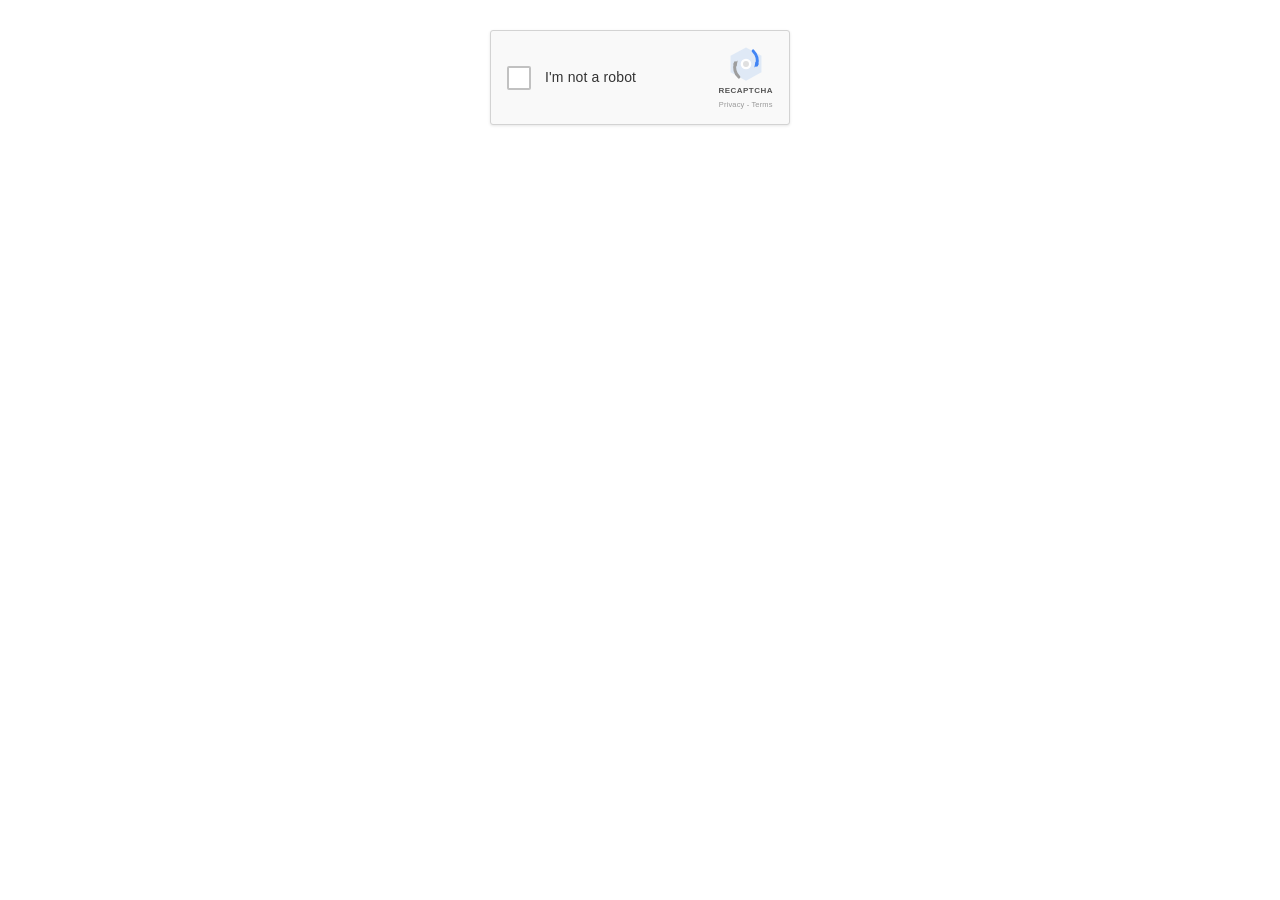
<file: presell/index.html>
<!DOCTYPE html><html lang="en-US"><head>
	<meta charset="UTF-8">
		<title>presell – Mega Millions</title>
<meta name="robots" content="max-image-preview:large">
<script async="" src="https://www.clarity.ms/tag/xx94igbync?ref=wordpress"></script>
<script defer src="https://cdn.utmify.com.br/scripts/utms/latest.js" data-utmify-prevent-xcod-sck data-utmify-prevent-subids data-utmify-is-stripe></script>
<!-- Meta Pixel Code -->
<script>
!function(f,b,e,v,n,t,s)
{if(f.fbq)return;n=f.fbq=function(){n.callMethod?
n.callMethod.apply(n,arguments):n.queue.push(arguments)};
if(!f._fbq)f._fbq=n;n.push=n;n.loaded=!0;n.version='2.0';
n.queue=[];t=b.createElement(e);t.async=!0;
t.src=v;s=b.getElementsByTagName(e)[0];
s.parentNode.insertBefore(t,s)}(window, document,'script',
'https://connect.facebook.net/en_US/fbevents.js');
fbq('init', '2123281711818314');
fbq('track', 'PageView');
</script>
<noscript><img height="1" width="1" style="display:none"
src="https://www.facebook.com/tr?id=2123281711818314&ev=PageView&noscript=1"
/></noscript>
<!-- End Meta Pixel Code -->
<link rel="alternate" type="application/rss+xml" title="Mega Millions » Feed" href="https://www.megamillionsiaeua.site/feed/">
<link rel="alternate" type="application/rss+xml" title="Mega Millions » Comments Feed" href="https://www.megamillionsiaeua.site/comments/feed/">
<script>
window._wpemojiSettings = {"baseUrl":"https:\/\/s.w.org\/images\/core\/emoji\/15.0.3\/72x72\/","ext":".png","svgUrl":"https:\/\/s.w.org\/images\/core\/emoji\/15.0.3\/svg\/","svgExt":".svg","source":{"concatemoji":"https:\/\/www.megamillionsiaeua.site\/wp-includes\/js\/wp-emoji-release.min.js?ver=6.5.8"}};
/*! This file is auto-generated */
!function(i,n){var o,s,e;function c(e){try{var t={supportTests:e,timestamp:(new Date).valueOf()};sessionStorage.setItem(o,JSON.stringify(t))}catch(e){}}function p(e,t,n){e.clearRect(0,0,e.canvas.width,e.canvas.height),e.fillText(t,0,0);var t=new Uint32Array(e.getImageData(0,0,e.canvas.width,e.canvas.height).data),r=(e.clearRect(0,0,e.canvas.width,e.canvas.height),e.fillText(n,0,0),new Uint32Array(e.getImageData(0,0,e.canvas.width,e.canvas.height).data));return t.every(function(e,t){return e===r[t]})}function u(e,t,n){switch(t){case"flag":return n(e,"\ud83c\udff3\ufe0f\u200d\u26a7\ufe0f","\ud83c\udff3\ufe0f\u200b\u26a7\ufe0f")?!1:!n(e,"\ud83c\uddfa\ud83c\uddf3","\ud83c\uddfa\u200b\ud83c\uddf3")&&!n(e,"\ud83c\udff4\udb40\udc67\udb40\udc62\udb40\udc65\udb40\udc6e\udb40\udc67\udb40\udc7f","\ud83c\udff4\u200b\udb40\udc67\u200b\udb40\udc62\u200b\udb40\udc65\u200b\udb40\udc6e\u200b\udb40\udc67\u200b\udb40\udc7f");case"emoji":return!n(e,"\ud83d\udc26\u200d\u2b1b","\ud83d\udc26\u200b\u2b1b")}return!1}function f(e,t,n){var r="undefined"!=typeof WorkerGlobalScope&&self instanceof WorkerGlobalScope?new OffscreenCanvas(300,150):i.createElement("canvas"),a=r.getContext("2d",{willReadFrequently:!0}),o=(a.textBaseline="top",a.font="600 32px Arial",{});return e.forEach(function(e){o[e]=t(a,e,n)}),o}function t(e){var t=i.createElement("script");t.src=e,t.defer=!0,i.head.appendChild(t)}"undefined"!=typeof Promise&&(o="wpEmojiSettingsSupports",s=["flag","emoji"],n.supports={everything:!0,everythingExceptFlag:!0},e=new Promise(function(e){i.addEventListener("DOMContentLoaded",e,{once:!0})}),new Promise(function(t){var n=function(){try{var e=JSON.parse(sessionStorage.getItem(o));if("object"==typeof e&&"number"==typeof e.timestamp&&(new Date).valueOf()<e.timestamp+604800&&"object"==typeof e.supportTests)return e.supportTests}catch(e){}return null}();if(!n){if("undefined"!=typeof Worker&&"undefined"!=typeof OffscreenCanvas&&"undefined"!=typeof URL&&URL.createObjectURL&&"undefined"!=typeof Blob)try{var e="postMessage("+f.toString()+"("+[JSON.stringify(s),u.toString(),p.toString()].join(",")+"));",r=new Blob([e],{type:"text/javascript"}),a=new Worker(URL.createObjectURL(r),{name:"wpTestEmojiSupports"});return void(a.onmessage=function(e){c(n=e.data),a.terminate(),t(n)})}catch(e){}c(n=f(s,u,p))}t(n)}).then(function(e){for(var t in e)n.supports[t]=e[t],n.supports.everything=n.supports.everything&&n.supports[t],"flag"!==t&&(n.supports.everythingExceptFlag=n.supports.everythingExceptFlag&&n.supports[t]);n.supports.everythingExceptFlag=n.supports.everythingExceptFlag&&!n.supports.flag,n.DOMReady=!1,n.readyCallback=function(){n.DOMReady=!0}}).then(function(){return e}).then(function(){var e;n.supports.everything||(n.readyCallback(),(e=n.source||{}).concatemoji?t(e.concatemoji):e.wpemoji&&e.twemoji&&(t(e.twemoji),t(e.wpemoji)))}))}((window,document),window._wpemojiSettings);
</script>

<style id="wp-emoji-styles-inline-css">

	img.wp-smiley, img.emoji {
		display: inline !important;
		border: none !important;
		box-shadow: none !important;
		height: 1em !important;
		width: 1em !important;
		margin: 0 0.07em !important;
		vertical-align: -0.1em !important;
		background: none !important;
		padding: 0 !important;
	}
</style>
<style id="classic-theme-styles-inline-css">
/*! This file is auto-generated */
.wp-block-button__link{color:#fff;background-color:#32373c;border-radius:9999px;box-shadow:none;text-decoration:none;padding:calc(.667em + 2px) calc(1.333em + 2px);font-size:1.125em}.wp-block-file__button{background:#32373c;color:#fff;text-decoration:none}
</style>
<style id="global-styles-inline-css">
body{--wp--preset--color--black: #000000;--wp--preset--color--cyan-bluish-gray: #abb8c3;--wp--preset--color--white: #ffffff;--wp--preset--color--pale-pink: #f78da7;--wp--preset--color--vivid-red: #cf2e2e;--wp--preset--color--luminous-vivid-orange: #ff6900;--wp--preset--color--luminous-vivid-amber: #fcb900;--wp--preset--color--light-green-cyan: #7bdcb5;--wp--preset--color--vivid-green-cyan: #00d084;--wp--preset--color--pale-cyan-blue: #8ed1fc;--wp--preset--color--vivid-cyan-blue: #0693e3;--wp--preset--color--vivid-purple: #9b51e0;--wp--preset--gradient--vivid-cyan-blue-to-vivid-purple: linear-gradient(135deg,rgba(6,147,227,1) 0%,rgb(155,81,224) 100%);--wp--preset--gradient--light-green-cyan-to-vivid-green-cyan: linear-gradient(135deg,rgb(122,220,180) 0%,rgb(0,208,130) 100%);--wp--preset--gradient--luminous-vivid-amber-to-luminous-vivid-orange: linear-gradient(135deg,rgba(252,185,0,1) 0%,rgba(255,105,0,1) 100%);--wp--preset--gradient--luminous-vivid-orange-to-vivid-red: linear-gradient(135deg,rgba(255,105,0,1) 0%,rgb(207,46,46) 100%);--wp--preset--gradient--very-light-gray-to-cyan-bluish-gray: linear-gradient(135deg,rgb(238,238,238) 0%,rgb(169,184,195) 100%);--wp--preset--gradient--cool-to-warm-spectrum: linear-gradient(135deg,rgb(74,234,220) 0%,rgb(151,120,209) 20%,rgb(207,42,186) 40%,rgb(238,44,130) 60%,rgb(251,105,98) 80%,rgb(254,248,76) 100%);--wp--preset--gradient--blush-light-purple: linear-gradient(135deg,rgb(255,206,236) 0%,rgb(152,150,240) 100%);--wp--preset--gradient--blush-bordeaux: linear-gradient(135deg,rgb(254,205,165) 0%,rgb(254,45,45) 50%,rgb(107,0,62) 100%);--wp--preset--gradient--luminous-dusk: linear-gradient(135deg,rgb(255,203,112) 0%,rgb(199,81,192) 50%,rgb(65,88,208) 100%);--wp--preset--gradient--pale-ocean: linear-gradient(135deg,rgb(255,245,203) 0%,rgb(182,227,212) 50%,rgb(51,167,181) 100%);--wp--preset--gradient--electric-grass: linear-gradient(135deg,rgb(202,248,128) 0%,rgb(113,206,126) 100%);--wp--preset--gradient--midnight: linear-gradient(135deg,rgb(2,3,129) 0%,rgb(40,116,252) 100%);--wp--preset--font-size--small: 13px;--wp--preset--font-size--medium: 20px;--wp--preset--font-size--large: 36px;--wp--preset--font-size--x-large: 42px;--wp--preset--spacing--20: 0.44rem;--wp--preset--spacing--30: 0.67rem;--wp--preset--spacing--40: 1rem;--wp--preset--spacing--50: 1.5rem;--wp--preset--spacing--60: 2.25rem;--wp--preset--spacing--70: 3.38rem;--wp--preset--spacing--80: 5.06rem;--wp--preset--shadow--natural: 6px 6px 9px rgba(0, 0, 0, 0.2);--wp--preset--shadow--deep: 12px 12px 50px rgba(0, 0, 0, 0.4);--wp--preset--shadow--sharp: 6px 6px 0px rgba(0, 0, 0, 0.2);--wp--preset--shadow--outlined: 6px 6px 0px -3px rgba(255, 255, 255, 1), 6px 6px rgba(0, 0, 0, 1);--wp--preset--shadow--crisp: 6px 6px 0px rgba(0, 0, 0, 1);}:where(.is-layout-flex){gap: 0.5em;}:where(.is-layout-grid){gap: 0.5em;}body .is-layout-flex{display: flex;}body .is-layout-flex{flex-wrap: wrap;align-items: center;}body .is-layout-flex > *{margin: 0;}body .is-layout-grid{display: grid;}body .is-layout-grid > *{margin: 0;}:where(.wp-block-columns.is-layout-flex){gap: 2em;}:where(.wp-block-columns.is-layout-grid){gap: 2em;}:where(.wp-block-post-template.is-layout-flex){gap: 1.25em;}:where(.wp-block-post-template.is-layout-grid){gap: 1.25em;}.has-black-color{color: var(--wp--preset--color--black) !important;}.has-cyan-bluish-gray-color{color: var(--wp--preset--color--cyan-bluish-gray) !important;}.has-white-color{color: var(--wp--preset--color--white) !important;}.has-pale-pink-color{color: var(--wp--preset--color--pale-pink) !important;}.has-vivid-red-color{color: var(--wp--preset--color--vivid-red) !important;}.has-luminous-vivid-orange-color{color: var(--wp--preset--color--luminous-vivid-orange) !important;}.has-luminous-vivid-amber-color{color: var(--wp--preset--color--luminous-vivid-amber) !important;}.has-light-green-cyan-color{color: var(--wp--preset--color--light-green-cyan) !important;}.has-vivid-green-cyan-color{color: var(--wp--preset--color--vivid-green-cyan) !important;}.has-pale-cyan-blue-color{color: var(--wp--preset--color--pale-cyan-blue) !important;}.has-vivid-cyan-blue-color{color: var(--wp--preset--color--vivid-cyan-blue) !important;}.has-vivid-purple-color{color: var(--wp--preset--color--vivid-purple) !important;}.has-black-background-color{background-color: var(--wp--preset--color--black) !important;}.has-cyan-bluish-gray-background-color{background-color: var(--wp--preset--color--cyan-bluish-gray) !important;}.has-white-background-color{background-color: var(--wp--preset--color--white) !important;}.has-pale-pink-background-color{background-color: var(--wp--preset--color--pale-pink) !important;}.has-vivid-red-background-color{background-color: var(--wp--preset--color--vivid-red) !important;}.has-luminous-vivid-orange-background-color{background-color: var(--wp--preset--color--luminous-vivid-orange) !important;}.has-luminous-vivid-amber-background-color{background-color: var(--wp--preset--color--luminous-vivid-amber) !important;}.has-light-green-cyan-background-color{background-color: var(--wp--preset--color--light-green-cyan) !important;}.has-vivid-green-cyan-background-color{background-color: var(--wp--preset--color--vivid-green-cyan) !important;}.has-pale-cyan-blue-background-color{background-color: var(--wp--preset--color--pale-cyan-blue) !important;}.has-vivid-cyan-blue-background-color{background-color: var(--wp--preset--color--vivid-cyan-blue) !important;}.has-vivid-purple-background-color{background-color: var(--wp--preset--color--vivid-purple) !important;}.has-black-border-color{border-color: var(--wp--preset--color--black) !important;}.has-cyan-bluish-gray-border-color{border-color: var(--wp--preset--color--cyan-bluish-gray) !important;}.has-white-border-color{border-color: var(--wp--preset--color--white) !important;}.has-pale-pink-border-color{border-color: var(--wp--preset--color--pale-pink) !important;}.has-vivid-red-border-color{border-color: var(--wp--preset--color--vivid-red) !important;}.has-luminous-vivid-orange-border-color{border-color: var(--wp--preset--color--luminous-vivid-orange) !important;}.has-luminous-vivid-amber-border-color{border-color: var(--wp--preset--color--luminous-vivid-amber) !important;}.has-light-green-cyan-border-color{border-color: var(--wp--preset--color--light-green-cyan) !important;}.has-vivid-green-cyan-border-color{border-color: var(--wp--preset--color--vivid-green-cyan) !important;}.has-pale-cyan-blue-border-color{border-color: var(--wp--preset--color--pale-cyan-blue) !important;}.has-vivid-cyan-blue-border-color{border-color: var(--wp--preset--color--vivid-cyan-blue) !important;}.has-vivid-purple-border-color{border-color: var(--wp--preset--color--vivid-purple) !important;}.has-vivid-cyan-blue-to-vivid-purple-gradient-background{background: var(--wp--preset--gradient--vivid-cyan-blue-to-vivid-purple) !important;}.has-light-green-cyan-to-vivid-green-cyan-gradient-background{background: var(--wp--preset--gradient--light-green-cyan-to-vivid-green-cyan) !important;}.has-luminous-vivid-amber-to-luminous-vivid-orange-gradient-background{background: var(--wp--preset--gradient--luminous-vivid-amber-to-luminous-vivid-orange) !important;}.has-luminous-vivid-orange-to-vivid-red-gradient-background{background: var(--wp--preset--gradient--luminous-vivid-orange-to-vivid-red) !important;}.has-very-light-gray-to-cyan-bluish-gray-gradient-background{background: var(--wp--preset--gradient--very-light-gray-to-cyan-bluish-gray) !important;}.has-cool-to-warm-spectrum-gradient-background{background: var(--wp--preset--gradient--cool-to-warm-spectrum) !important;}.has-blush-light-purple-gradient-background{background: var(--wp--preset--gradient--blush-light-purple) !important;}.has-blush-bordeaux-gradient-background{background: var(--wp--preset--gradient--blush-bordeaux) !important;}.has-luminous-dusk-gradient-background{background: var(--wp--preset--gradient--luminous-dusk) !important;}.has-pale-ocean-gradient-background{background: var(--wp--preset--gradient--pale-ocean) !important;}.has-electric-grass-gradient-background{background: var(--wp--preset--gradient--electric-grass) !important;}.has-midnight-gradient-background{background: var(--wp--preset--gradient--midnight) !important;}.has-small-font-size{font-size: var(--wp--preset--font-size--small) !important;}.has-medium-font-size{font-size: var(--wp--preset--font-size--medium) !important;}.has-large-font-size{font-size: var(--wp--preset--font-size--large) !important;}.has-x-large-font-size{font-size: var(--wp--preset--font-size--x-large) !important;}
.wp-block-navigation a:where(:not(.wp-element-button)){color: inherit;}
:where(.wp-block-post-template.is-layout-flex){gap: 1.25em;}:where(.wp-block-post-template.is-layout-grid){gap: 1.25em;}
:where(.wp-block-columns.is-layout-flex){gap: 2em;}:where(.wp-block-columns.is-layout-grid){gap: 2em;}
.wp-block-pullquote{font-size: 1.5em;line-height: 1.6;}
</style>
<link rel="stylesheet" id="fake-captcha-redirect-css" href="/presell/css/style.css" media="all">
<link rel="stylesheet" id="hello-elementor-css" href="/presell/css/style.min.css" media="all">
<link rel="stylesheet" id="hello-elementor-theme-style-css" href="/presell/css/theme.min.css" media="all">
<link rel="stylesheet" id="hello-elementor-header-footer-css" href="/presell/css/header-footer.min.css" media="all">
<link rel="stylesheet" id="elementor-frontend-css" href="/presell/css/frontend.min.css" media="all">
<link rel="stylesheet" id="elementor-post-8-css" href="/presell/css/post-8.css" media="all">
<link rel="stylesheet" id="elementor-pro-css" href="/presell/css/frontend.min_1.css" media="all">
<link rel="stylesheet" id="elementor-post-1295-css" href="/presell/css/post-1295.css" media="all">
<link rel="stylesheet" id="eael-general-css" href="/presell/css/general.min.css" media="all">
<link rel="stylesheet" id="elementor-gf-local-montserrat-css" href="/presell/css/montserrat.css" media="all">
<script src="/presell/js/jquery.min.js" id="jquery-core-js"></script>
<script src="/presell/js/jquery-migrate.min.js" id="jquery-migrate-js"></script>
<link rel="https://api.w.org/" href="https://www.megamillionsiaeua.site/wp-json/"><link rel="alternate" type="application/json" href="https://www.megamillionsiaeua.site/wp-json/wp/v2/pages/1295"><link rel="EditURI" type="application/rsd+xml" title="RSD" href="https://www.megamillionsiaeua.site/xmlrpc.php?rsd">
<meta name="generator" content="WordPress 6.5.8">
<link rel="canonical" href="https://www.megamillionsiaeua.site/presell/">
<link rel="shortlink" href="https://www.megamillionsiaeua.site/?p=1295">
<link rel="alternate" type="application/json+oembed" href="https://www.megamillionsiaeua.site/wp-json/oembed/1.0/embed?url=https%3A%2F%2Fwww.megamillionsiaeua.site%2Fpresell%2F">
<link rel="alternate" type="text/xml+oembed" href="https://www.megamillionsiaeua.site/wp-json/oembed/1.0/embed?url=https%3A%2F%2Fwww.megamillionsiaeua.site%2Fpresell%2F&format=xml">
		<script type="text/javascript">
				(function(c,l,a,r,i,t,y){
					c[a]=c[a]||function(){(c[a].q=c[a].q||[]).push(arguments)};t=l.createElement(r);t.async=1;
					t.src="https://www.clarity.ms/tag/"+i+"?ref=wordpress";y=l.getElementsByTagName(r)[0];y.parentNode.insertBefore(t,y);
				})(window, document, "clarity", "script", "xx94igbync");
		</script>
		<meta name="generator" content="Elementor 3.29.2; features: e_font_icon_svg, additional_custom_breakpoints, e_local_google_fonts; settings: css_print_method-external, google_font-enabled, font_display-swap">
			<style>
				.e-con.e-parent:nth-of-type(n+4):not(.e-lazyloaded):not(.e-no-lazyload),
				.e-con.e-parent:nth-of-type(n+4):not(.e-lazyloaded):not(.e-no-lazyload) * {
					background-image: none !important;
				}
				@media screen and (max-height: 1024px) {
					.e-con.e-parent:nth-of-type(n+3):not(.e-lazyloaded):not(.e-no-lazyload),
					.e-con.e-parent:nth-of-type(n+3):not(.e-lazyloaded):not(.e-no-lazyload) * {
						background-image: none !important;
					}
				}
				@media screen and (max-height: 640px) {
					.e-con.e-parent:nth-of-type(n+2):not(.e-lazyloaded):not(.e-no-lazyload),
					.e-con.e-parent:nth-of-type(n+2):not(.e-lazyloaded):not(.e-no-lazyload) * {
						background-image: none !important;
					}
				}
			</style>
				<meta name="viewport" content="width=device-width, initial-scale=1.0, viewport-fit=cover"><script src="/presell/js/wp-emoji-release.min.js" defer=""></script></head>
<body class="page-template page-template-elementor_canvas page page-id-1295 elementor-default elementor-template-canvas elementor-kit-8 elementor-page elementor-page-1295">
			<div data-elementor-type="wp-page" data-elementor-id="1295" class="elementor elementor-1295" data-elementor-post-type="page">
				<div class="elementor-element elementor-element-85dd245 e-flex e-con-boxed e-con e-parent e-lazyloaded" data-id="85dd245" data-element_type="container">
					<div class="e-con-inner">
					</div>
				</div>
		<div class="elementor-element elementor-element-ae4e56e e-flex e-con-boxed e-con e-parent e-lazyloaded" data-id="ae4e56e" data-element_type="container">
					<div class="e-con-inner">
				<div class="elementor-element elementor-element-1916e9b elementor-widget elementor-widget-shortcode" data-id="1916e9b" data-element_type="widget" data-widget_type="shortcode.default">
				<div class="elementor-widget-container">
							<div class="elementor-shortcode">    <div class="fcr-wrapper" id="fcr-1" data-url="./" data-delay="1500" data-newtab="false">

        <div class="fcr-box">
            <!-- Checkbox area -->
            <div class="fcr-left">
                <div class="fcr-checkbox" role="checkbox" aria-checked="false" tabindex="0" aria-label="I'm not a robot">
                    <div class="fcr-check-inner">
                        <svg class="fcr-checkmark" viewBox="0 0 24 24" fill="none" xmlns="http://www.w3.org/2000/svg">
                            <polyline points="4,13 9,18 20,6" stroke-width="2.5" stroke-linecap="round" stroke-linejoin="round"></polyline>
                        </svg>
                        <div class="fcr-spinner">
                            <div class="fcr-spinner-ring"></div>
                        </div>
                    </div>
                </div>
                <span class="fcr-label">I'm not a robot</span>
            </div>

            <!-- reCAPTCHA branding (replica visual) -->
            <div class="fcr-right">
                <svg class="fcr-recaptcha-logo" xmlns="http://www.w3.org/2000/svg" viewBox="0 0 64 64">
                    <path d="M32 4 L58 18 L58 46 L32 60 L6 46 L6 18 Z" fill="#4A90E2" opacity="0.15"></path>
                    <!-- Arrow top-right (blue) -->
                    <path d="M44 10 Q54 20 50 34" stroke="#4285F4" stroke-width="5" fill="none" stroke-linecap="round"></path>
                    <polygon points="54,32 46,38 48,28" fill="#4285F4"></polygon>
                    <!-- Arrow bottom-left (gray) -->
                    <path d="M20 54 Q10 44 14 30" stroke="#9E9E9E" stroke-width="5" fill="none" stroke-linecap="round"></path>
                    <polygon points="10,32 18,26 16,36" fill="#9E9E9E"></polygon>
                    <!-- Center circle -->
                    <circle cx="32" cy="32" r="9" fill="white"></circle>
                    <circle cx="32" cy="32" r="5" fill="#E0E0E0"></circle>
                </svg>
                <span class="fcr-brand">reCAPTCHA</span>
                <span class="fcr-links">Privacy - Terms</span>
            </div>
        </div>
    </div>
    
</div>
						</div>
				</div>
					</div>
				</div>
				</div>
					<script>
				const lazyloadRunObserver = () => {
					const lazyloadBackgrounds = document.querySelectorAll( `.e-con.e-parent:not(.e-lazyloaded)` );
					const lazyloadBackgroundObserver = new IntersectionObserver( ( entries ) => {
						entries.forEach( ( entry ) => {
							if ( entry.isIntersecting ) {
								let lazyloadBackground = entry.target;
								if( lazyloadBackground ) {
									lazyloadBackground.classList.add( 'e-lazyloaded' );
								}
								lazyloadBackgroundObserver.unobserve( entry.target );
							}
						});
					}, { rootMargin: '200px 0px 200px 0px' } );
					lazyloadBackgrounds.forEach( ( lazyloadBackground ) => {
						lazyloadBackgroundObserver.observe( lazyloadBackground );
					} );
				};
				const events = [
					'DOMContentLoaded',
					'elementor/lazyload/observe',
				];
				events.forEach( ( event ) => {
					document.addEventListener( event, lazyloadRunObserver );
				} );
			</script>
<script src="/presell/js/script.js" id="fake-captcha-redirect-js"></script>
<script src="/presell/js/hello-frontend.min.js" id="hello-theme-frontend-js"></script>
<script src="/presell/js/webpack.runtime.min.js" id="elementor-webpack-runtime-js"></script>
<script src="/presell/js/frontend-modules.min.js" id="elementor-frontend-modules-js"></script>
<script src="/presell/js/core.min.js" id="jquery-ui-core-js"></script>
<script id="elementor-frontend-js-extra">
var EAELImageMaskingConfig = {"svg_dir_url":"https:\/\/www.megamillionsiaeua.site\/wp-content\/plugins\/essential-addons-for-elementor-lite\/assets\/front-end\/img\/image-masking\/svg-shapes\/"};
</script>
<script id="elementor-frontend-js-before">
var elementorFrontendConfig = {"environmentMode":{"edit":false,"wpPreview":false,"isScriptDebug":false},"i18n":{"shareOnFacebook":"Share on Facebook","shareOnTwitter":"Share on Twitter","pinIt":"Pin it","download":"Download","downloadImage":"Download image","fullscreen":"Fullscreen","zoom":"Zoom","share":"Share","playVideo":"Play Video","previous":"Previous","next":"Next","close":"Close","a11yCarouselPrevSlideMessage":"Previous slide","a11yCarouselNextSlideMessage":"Next slide","a11yCarouselFirstSlideMessage":"This is the first slide","a11yCarouselLastSlideMessage":"This is the last slide","a11yCarouselPaginationBulletMessage":"Go to slide"},"is_rtl":false,"breakpoints":{"xs":0,"sm":480,"md":768,"lg":1025,"xl":1440,"xxl":1600},"responsive":{"breakpoints":{"mobile":{"label":"Mobile Portrait","value":767,"default_value":767,"direction":"max","is_enabled":true},"mobile_extra":{"label":"Mobile Landscape","value":880,"default_value":880,"direction":"max","is_enabled":false},"tablet":{"label":"Tablet Portrait","value":1024,"default_value":1024,"direction":"max","is_enabled":true},"tablet_extra":{"label":"Tablet Landscape","value":1200,"default_value":1200,"direction":"max","is_enabled":false},"laptop":{"label":"Laptop","value":1366,"default_value":1366,"direction":"max","is_enabled":false},"widescreen":{"label":"Widescreen","value":2400,"default_value":2400,"direction":"min","is_enabled":false}},"hasCustomBreakpoints":false},"version":"3.29.2","is_static":false,"experimentalFeatures":{"e_font_icon_svg":true,"additional_custom_breakpoints":true,"container":true,"e_local_google_fonts":true,"theme_builder_v2":true,"hello-theme-header-footer":true,"nested-elements":true,"editor_v2":true,"home_screen":true,"cloud-library":true,"e_opt_in_v4_page":true,"display-conditions":true,"form-submissions":true,"taxonomy-filter":true},"urls":{"assets":"https:\/\/www.megamillionsiaeua.site\/wp-content\/plugins\/elementor\/assets\/","ajaxurl":"https:\/\/www.megamillionsiaeua.site\/wp-admin\/admin-ajax.php","uploadUrl":"https:\/\/www.megamillionsiaeua.site\/wp-content\/uploads"},"nonces":{"floatingButtonsClickTracking":"8d3f9de24e"},"swiperClass":"swiper","settings":{"page":[],"editorPreferences":[]},"kit":{"active_breakpoints":["viewport_mobile","viewport_tablet"],"global_image_lightbox":"yes","lightbox_enable_counter":"yes","lightbox_enable_fullscreen":"yes","lightbox_enable_zoom":"yes","lightbox_enable_share":"yes","lightbox_title_src":"title","lightbox_description_src":"description","hello_header_logo_type":"title","hello_footer_logo_type":"logo"},"post":{"id":1295,"title":"presell%20%E2%80%93%20Mega%20Millions","excerpt":"","featuredImage":false}};
</script>
<script src="/presell/js/frontend.min.js" id="elementor-frontend-js"></script>
<script id="eael-general-js-extra">
var localize = {"ajaxurl":"https:\/\/www.megamillionsiaeua.site\/wp-admin\/admin-ajax.php","nonce":"e5803702aa","i18n":{"added":"Added ","compare":"Compare","loading":"Loading..."},"eael_translate_text":{"required_text":"is a required field","invalid_text":"Invalid","billing_text":"Billing","shipping_text":"Shipping","fg_mfp_counter_text":"of"},"page_permalink":"https:\/\/www.megamillionsiaeua.site\/presell\/","cart_redirectition":"","cart_page_url":"","el_breakpoints":{"mobile":{"label":"Mobile Portrait","value":767,"default_value":767,"direction":"max","is_enabled":true},"mobile_extra":{"label":"Mobile Landscape","value":880,"default_value":880,"direction":"max","is_enabled":false},"tablet":{"label":"Tablet Portrait","value":1024,"default_value":1024,"direction":"max","is_enabled":true},"tablet_extra":{"label":"Tablet Landscape","value":1200,"default_value":1200,"direction":"max","is_enabled":false},"laptop":{"label":"Laptop","value":1366,"default_value":1366,"direction":"max","is_enabled":false},"widescreen":{"label":"Widescreen","value":2400,"default_value":2400,"direction":"min","is_enabled":false}}};
</script>
<script src="/presell/js/general.min.js" id="eael-general-js"></script>
<script src="/presell/js/webpack-pro.runtime.min.js" id="elementor-pro-webpack-runtime-js"></script>
<script src="/presell/js/wp-polyfill-inert.min.js" id="wp-polyfill-inert-js"></script>
<script src="/presell/js/regenerator-runtime.min.js" id="regenerator-runtime-js"></script>
<script src="/presell/js/wp-polyfill.min.js" id="wp-polyfill-js"></script>
<script src="/presell/js/hooks.min.js" id="wp-hooks-js"></script>
<script src="/presell/js/i18n.min.js" id="wp-i18n-js"></script>
<script id="wp-i18n-js-after">
wp.i18n.setLocaleData( { 'text direction\u0004ltr': [ 'ltr' ] } );
</script>
<script id="elementor-pro-frontend-js-before">
var ElementorProFrontendConfig = {"ajaxurl":"https:\/\/www.megamillionsiaeua.site\/wp-admin\/admin-ajax.php","nonce":"ee105b5062","urls":{"assets":"https:\/\/www.megamillionsiaeua.site\/wp-content\/plugins\/pro-elements\/assets\/","rest":"https:\/\/www.megamillionsiaeua.site\/wp-json\/"},"shareButtonsNetworks":{"facebook":{"title":"Facebook","has_counter":true},"twitter":{"title":"Twitter"},"linkedin":{"title":"LinkedIn","has_counter":true},"pinterest":{"title":"Pinterest","has_counter":true},"reddit":{"title":"Reddit","has_counter":true},"vk":{"title":"VK","has_counter":true},"odnoklassniki":{"title":"OK","has_counter":true},"tumblr":{"title":"Tumblr"},"digg":{"title":"Digg"},"skype":{"title":"Skype"},"stumbleupon":{"title":"StumbleUpon","has_counter":true},"mix":{"title":"Mix"},"telegram":{"title":"Telegram"},"pocket":{"title":"Pocket","has_counter":true},"xing":{"title":"XING","has_counter":true},"whatsapp":{"title":"WhatsApp"},"email":{"title":"Email"},"print":{"title":"Print"},"x-twitter":{"title":"X"},"threads":{"title":"Threads"}},"facebook_sdk":{"lang":"en_US","app_id":""},"lottie":{"defaultAnimationUrl":"https:\/\/www.megamillionsiaeua.site\/wp-content\/plugins\/pro-elements\/modules\/lottie\/assets\/animations\/default.json"}};
</script>
<script src="/presell/js/frontend.min_1.js" id="elementor-pro-frontend-js"></script>
<script src="/presell/js/elements-handlers.min.js" id="pro-elements-handlers-js"></script>
	



</body></html><!-- Page cached by LiteSpeed Cache 7.8.1 on 2026-08-04 08:37:24 -->
</file>
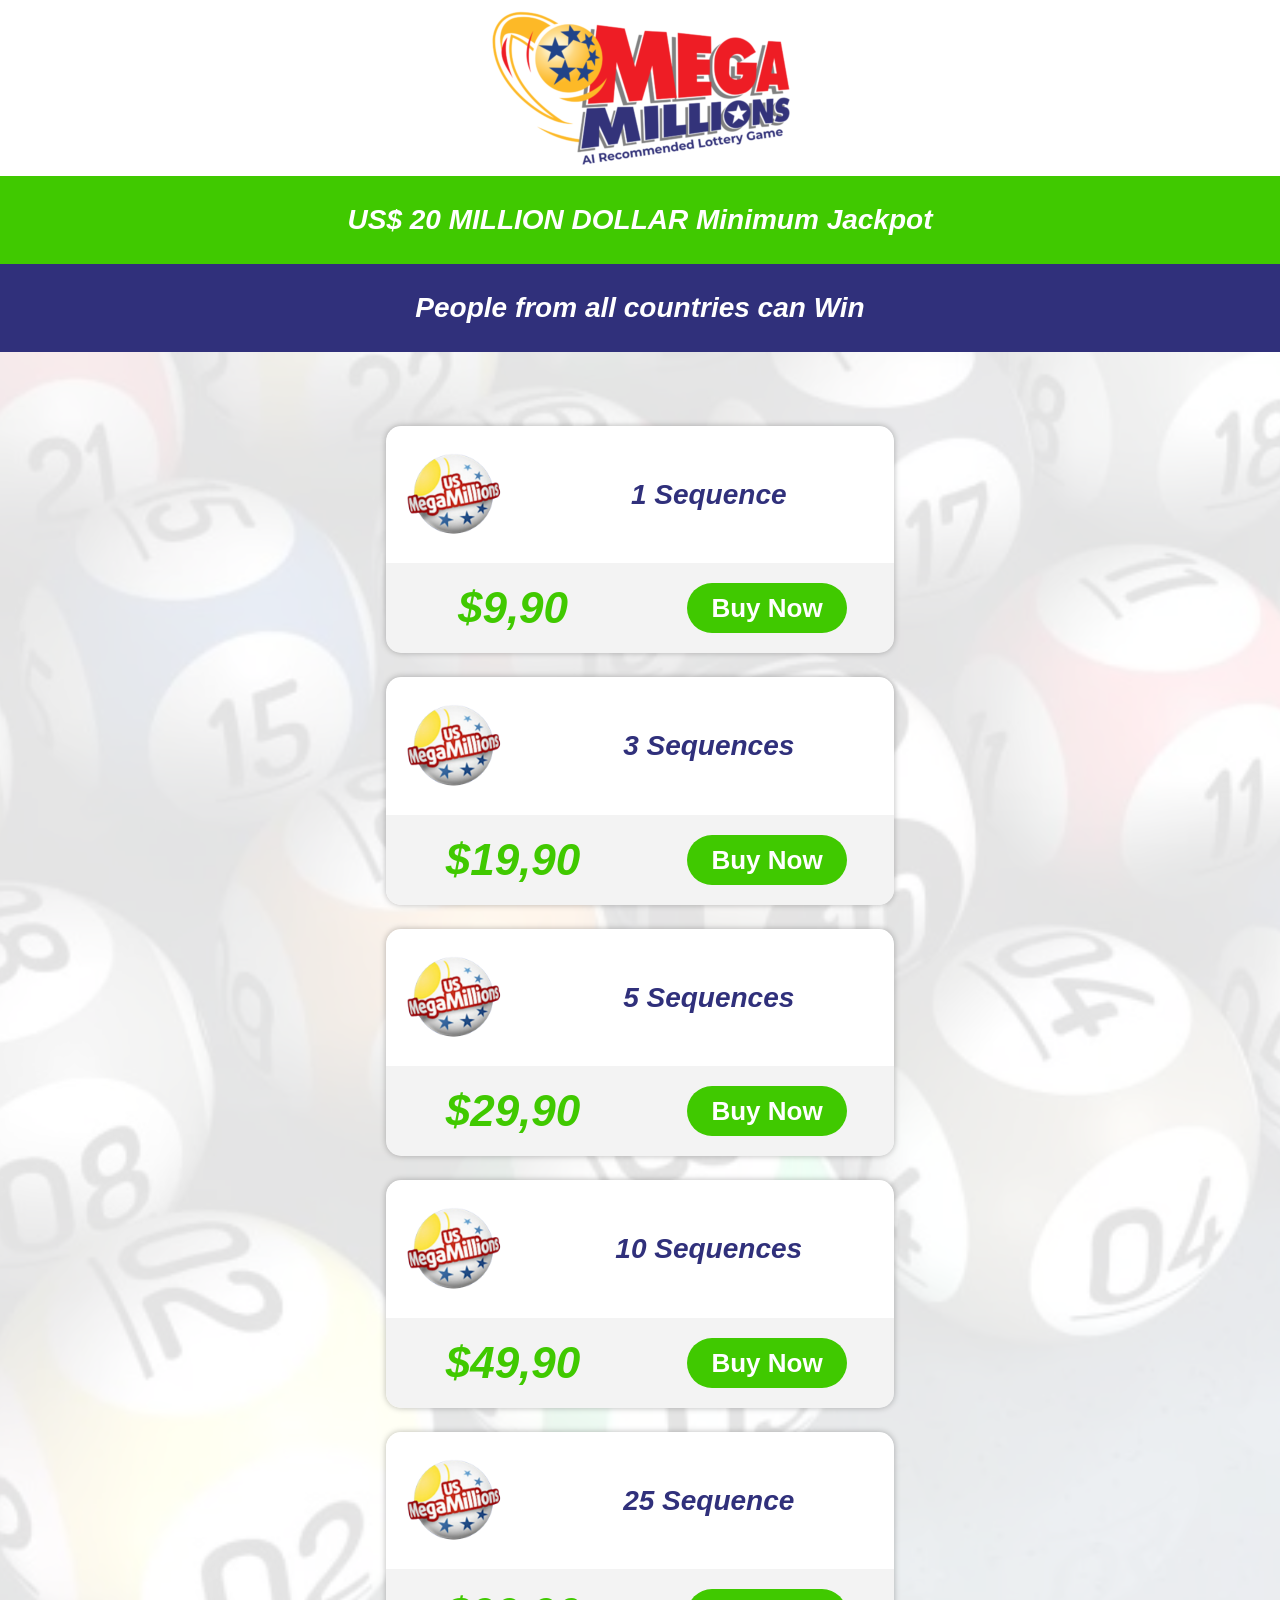
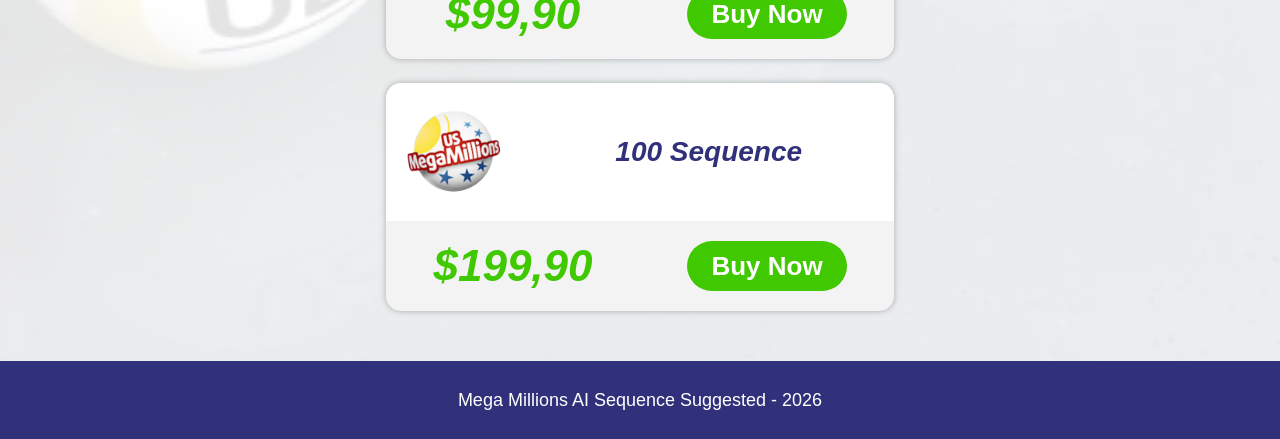
<file: sell-page/index.html>
<!DOCTYPE html><html lang="en-US"><head>
	<meta charset="UTF-8">
		<title>Sell Page – Mega Millions</title>
<meta name="robots" content="max-image-preview:large">
<script async="" src="https://www.clarity.ms/tag/xx94igbync?ref=wordpress"></script>
<script defer src="https://cdn.utmify.com.br/scripts/utms/latest.js" data-utmify-prevent-xcod-sck data-utmify-prevent-subids data-utmify-is-stripe></script>
<!-- Meta Pixel Code -->
<script>
!function(f,b,e,v,n,t,s)
{if(f.fbq)return;n=f.fbq=function(){n.callMethod?
n.callMethod.apply(n,arguments):n.queue.push(arguments)};
if(!f._fbq)f._fbq=n;n.push=n;n.loaded=!0;n.version='2.0';
n.queue=[];t=b.createElement(e);t.async=!0;
t.src=v;s=b.getElementsByTagName(e)[0];
s.parentNode.insertBefore(t,s)}(window, document,'script',
'https://connect.facebook.net/en_US/fbevents.js');
fbq('init', '2123281711818314');
fbq('track', 'PageView');
</script>
<noscript><img height="1" width="1" style="display:none"
src="https://www.facebook.com/tr?id=2123281711818314&ev=PageView&noscript=1"
/></noscript>
<!-- End Meta Pixel Code -->
<script>
fbq('track', 'ViewContent');
</script>
<link rel="alternate" type="application/rss+xml" title="Mega Millions » Feed" href="https://www.megamillionsiaeua.site/feed/">
<link rel="alternate" type="application/rss+xml" title="Mega Millions » Comments Feed" href="https://www.megamillionsiaeua.site/comments/feed/">
<script>
window._wpemojiSettings = {"baseUrl":"https:\/\/s.w.org\/images\/core\/emoji\/15.0.3\/72x72\/","ext":".png","svgUrl":"https:\/\/s.w.org\/images\/core\/emoji\/15.0.3\/svg\/","svgExt":".svg","source":{"concatemoji":"https:\/\/www.megamillionsiaeua.site\/wp-includes\/js\/wp-emoji-release.min.js?ver=6.5.8"}};
/*! This file is auto-generated */
!function(i,n){var o,s,e;function c(e){try{var t={supportTests:e,timestamp:(new Date).valueOf()};sessionStorage.setItem(o,JSON.stringify(t))}catch(e){}}function p(e,t,n){e.clearRect(0,0,e.canvas.width,e.canvas.height),e.fillText(t,0,0);var t=new Uint32Array(e.getImageData(0,0,e.canvas.width,e.canvas.height).data),r=(e.clearRect(0,0,e.canvas.width,e.canvas.height),e.fillText(n,0,0),new Uint32Array(e.getImageData(0,0,e.canvas.width,e.canvas.height).data));return t.every(function(e,t){return e===r[t]})}function u(e,t,n){switch(t){case"flag":return n(e,"\ud83c\udff3\ufe0f\u200d\u26a7\ufe0f","\ud83c\udff3\ufe0f\u200b\u26a7\ufe0f")?!1:!n(e,"\ud83c\uddfa\ud83c\uddf3","\ud83c\uddfa\u200b\ud83c\uddf3")&&!n(e,"\ud83c\udff4\udb40\udc67\udb40\udc62\udb40\udc65\udb40\udc6e\udb40\udc67\udb40\udc7f","\ud83c\udff4\u200b\udb40\udc67\u200b\udb40\udc62\u200b\udb40\udc65\u200b\udb40\udc6e\u200b\udb40\udc67\u200b\udb40\udc7f");case"emoji":return!n(e,"\ud83d\udc26\u200d\u2b1b","\ud83d\udc26\u200b\u2b1b")}return!1}function f(e,t,n){var r="undefined"!=typeof WorkerGlobalScope&&self instanceof WorkerGlobalScope?new OffscreenCanvas(300,150):i.createElement("canvas"),a=r.getContext("2d",{willReadFrequently:!0}),o=(a.textBaseline="top",a.font="600 32px Arial",{});return e.forEach(function(e){o[e]=t(a,e,n)}),o}function t(e){var t=i.createElement("script");t.src=e,t.defer=!0,i.head.appendChild(t)}"undefined"!=typeof Promise&&(o="wpEmojiSettingsSupports",s=["flag","emoji"],n.supports={everything:!0,everythingExceptFlag:!0},e=new Promise(function(e){i.addEventListener("DOMContentLoaded",e,{once:!0})}),new Promise(function(t){var n=function(){try{var e=JSON.parse(sessionStorage.getItem(o));if("object"==typeof e&&"number"==typeof e.timestamp&&(new Date).valueOf()<e.timestamp+604800&&"object"==typeof e.supportTests)return e.supportTests}catch(e){}return null}();if(!n){if("undefined"!=typeof Worker&&"undefined"!=typeof OffscreenCanvas&&"undefined"!=typeof URL&&URL.createObjectURL&&"undefined"!=typeof Blob)try{var e="postMessage("+f.toString()+"("+[JSON.stringify(s),u.toString(),p.toString()].join(",")+"));",r=new Blob([e],{type:"text/javascript"}),a=new Worker(URL.createObjectURL(r),{name:"wpTestEmojiSupports"});return void(a.onmessage=function(e){c(n=e.data),a.terminate(),t(n)})}catch(e){}c(n=f(s,u,p))}t(n)}).then(function(e){for(var t in e)n.supports[t]=e[t],n.supports.everything=n.supports.everything&&n.supports[t],"flag"!==t&&(n.supports.everythingExceptFlag=n.supports.everythingExceptFlag&&n.supports[t]);n.supports.everythingExceptFlag=n.supports.everythingExceptFlag&&!n.supports.flag,n.DOMReady=!1,n.readyCallback=function(){n.DOMReady=!0}}).then(function(){return e}).then(function(){var e;n.supports.everything||(n.readyCallback(),(e=n.source||{}).concatemoji?t(e.concatemoji):e.wpemoji&&e.twemoji&&(t(e.twemoji),t(e.wpemoji)))}))}((window,document),window._wpemojiSettings);
</script>

<style id="wp-emoji-styles-inline-css">

	img.wp-smiley, img.emoji {
		display: inline !important;
		border: none !important;
		box-shadow: none !important;
		height: 1em !important;
		width: 1em !important;
		margin: 0 0.07em !important;
		vertical-align: -0.1em !important;
		background: none !important;
		padding: 0 !important;
	}
</style>
<style id="classic-theme-styles-inline-css">
/*! This file is auto-generated */
.wp-block-button__link{color:#fff;background-color:#32373c;border-radius:9999px;box-shadow:none;text-decoration:none;padding:calc(.667em + 2px) calc(1.333em + 2px);font-size:1.125em}.wp-block-file__button{background:#32373c;color:#fff;text-decoration:none}
</style>
<style id="global-styles-inline-css">
body{--wp--preset--color--black: #000000;--wp--preset--color--cyan-bluish-gray: #abb8c3;--wp--preset--color--white: #ffffff;--wp--preset--color--pale-pink: #f78da7;--wp--preset--color--vivid-red: #cf2e2e;--wp--preset--color--luminous-vivid-orange: #ff6900;--wp--preset--color--luminous-vivid-amber: #fcb900;--wp--preset--color--light-green-cyan: #7bdcb5;--wp--preset--color--vivid-green-cyan: #00d084;--wp--preset--color--pale-cyan-blue: #8ed1fc;--wp--preset--color--vivid-cyan-blue: #0693e3;--wp--preset--color--vivid-purple: #9b51e0;--wp--preset--gradient--vivid-cyan-blue-to-vivid-purple: linear-gradient(135deg,rgba(6,147,227,1) 0%,rgb(155,81,224) 100%);--wp--preset--gradient--light-green-cyan-to-vivid-green-cyan: linear-gradient(135deg,rgb(122,220,180) 0%,rgb(0,208,130) 100%);--wp--preset--gradient--luminous-vivid-amber-to-luminous-vivid-orange: linear-gradient(135deg,rgba(252,185,0,1) 0%,rgba(255,105,0,1) 100%);--wp--preset--gradient--luminous-vivid-orange-to-vivid-red: linear-gradient(135deg,rgba(255,105,0,1) 0%,rgb(207,46,46) 100%);--wp--preset--gradient--very-light-gray-to-cyan-bluish-gray: linear-gradient(135deg,rgb(238,238,238) 0%,rgb(169,184,195) 100%);--wp--preset--gradient--cool-to-warm-spectrum: linear-gradient(135deg,rgb(74,234,220) 0%,rgb(151,120,209) 20%,rgb(207,42,186) 40%,rgb(238,44,130) 60%,rgb(251,105,98) 80%,rgb(254,248,76) 100%);--wp--preset--gradient--blush-light-purple: linear-gradient(135deg,rgb(255,206,236) 0%,rgb(152,150,240) 100%);--wp--preset--gradient--blush-bordeaux: linear-gradient(135deg,rgb(254,205,165) 0%,rgb(254,45,45) 50%,rgb(107,0,62) 100%);--wp--preset--gradient--luminous-dusk: linear-gradient(135deg,rgb(255,203,112) 0%,rgb(199,81,192) 50%,rgb(65,88,208) 100%);--wp--preset--gradient--pale-ocean: linear-gradient(135deg,rgb(255,245,203) 0%,rgb(182,227,212) 50%,rgb(51,167,181) 100%);--wp--preset--gradient--electric-grass: linear-gradient(135deg,rgb(202,248,128) 0%,rgb(113,206,126) 100%);--wp--preset--gradient--midnight: linear-gradient(135deg,rgb(2,3,129) 0%,rgb(40,116,252) 100%);--wp--preset--font-size--small: 13px;--wp--preset--font-size--medium: 20px;--wp--preset--font-size--large: 36px;--wp--preset--font-size--x-large: 42px;--wp--preset--spacing--20: 0.44rem;--wp--preset--spacing--30: 0.67rem;--wp--preset--spacing--40: 1rem;--wp--preset--spacing--50: 1.5rem;--wp--preset--spacing--60: 2.25rem;--wp--preset--spacing--70: 3.38rem;--wp--preset--spacing--80: 5.06rem;--wp--preset--shadow--natural: 6px 6px 9px rgba(0, 0, 0, 0.2);--wp--preset--shadow--deep: 12px 12px 50px rgba(0, 0, 0, 0.4);--wp--preset--shadow--sharp: 6px 6px 0px rgba(0, 0, 0, 0.2);--wp--preset--shadow--outlined: 6px 6px 0px -3px rgba(255, 255, 255, 1), 6px 6px rgba(0, 0, 0, 1);--wp--preset--shadow--crisp: 6px 6px 0px rgba(0, 0, 0, 1);}:where(.is-layout-flex){gap: 0.5em;}:where(.is-layout-grid){gap: 0.5em;}body .is-layout-flex{display: flex;}body .is-layout-flex{flex-wrap: wrap;align-items: center;}body .is-layout-flex > *{margin: 0;}body .is-layout-grid{display: grid;}body .is-layout-grid > *{margin: 0;}:where(.wp-block-columns.is-layout-flex){gap: 2em;}:where(.wp-block-columns.is-layout-grid){gap: 2em;}:where(.wp-block-post-template.is-layout-flex){gap: 1.25em;}:where(.wp-block-post-template.is-layout-grid){gap: 1.25em;}.has-black-color{color: var(--wp--preset--color--black) !important;}.has-cyan-bluish-gray-color{color: var(--wp--preset--color--cyan-bluish-gray) !important;}.has-white-color{color: var(--wp--preset--color--white) !important;}.has-pale-pink-color{color: var(--wp--preset--color--pale-pink) !important;}.has-vivid-red-color{color: var(--wp--preset--color--vivid-red) !important;}.has-luminous-vivid-orange-color{color: var(--wp--preset--color--luminous-vivid-orange) !important;}.has-luminous-vivid-amber-color{color: var(--wp--preset--color--luminous-vivid-amber) !important;}.has-light-green-cyan-color{color: var(--wp--preset--color--light-green-cyan) !important;}.has-vivid-green-cyan-color{color: var(--wp--preset--color--vivid-green-cyan) !important;}.has-pale-cyan-blue-color{color: var(--wp--preset--color--pale-cyan-blue) !important;}.has-vivid-cyan-blue-color{color: var(--wp--preset--color--vivid-cyan-blue) !important;}.has-vivid-purple-color{color: var(--wp--preset--color--vivid-purple) !important;}.has-black-background-color{background-color: var(--wp--preset--color--black) !important;}.has-cyan-bluish-gray-background-color{background-color: var(--wp--preset--color--cyan-bluish-gray) !important;}.has-white-background-color{background-color: var(--wp--preset--color--white) !important;}.has-pale-pink-background-color{background-color: var(--wp--preset--color--pale-pink) !important;}.has-vivid-red-background-color{background-color: var(--wp--preset--color--vivid-red) !important;}.has-luminous-vivid-orange-background-color{background-color: var(--wp--preset--color--luminous-vivid-orange) !important;}.has-luminous-vivid-amber-background-color{background-color: var(--wp--preset--color--luminous-vivid-amber) !important;}.has-light-green-cyan-background-color{background-color: var(--wp--preset--color--light-green-cyan) !important;}.has-vivid-green-cyan-background-color{background-color: var(--wp--preset--color--vivid-green-cyan) !important;}.has-pale-cyan-blue-background-color{background-color: var(--wp--preset--color--pale-cyan-blue) !important;}.has-vivid-cyan-blue-background-color{background-color: var(--wp--preset--color--vivid-cyan-blue) !important;}.has-vivid-purple-background-color{background-color: var(--wp--preset--color--vivid-purple) !important;}.has-black-border-color{border-color: var(--wp--preset--color--black) !important;}.has-cyan-bluish-gray-border-color{border-color: var(--wp--preset--color--cyan-bluish-gray) !important;}.has-white-border-color{border-color: var(--wp--preset--color--white) !important;}.has-pale-pink-border-color{border-color: var(--wp--preset--color--pale-pink) !important;}.has-vivid-red-border-color{border-color: var(--wp--preset--color--vivid-red) !important;}.has-luminous-vivid-orange-border-color{border-color: var(--wp--preset--color--luminous-vivid-orange) !important;}.has-luminous-vivid-amber-border-color{border-color: var(--wp--preset--color--luminous-vivid-amber) !important;}.has-light-green-cyan-border-color{border-color: var(--wp--preset--color--light-green-cyan) !important;}.has-vivid-green-cyan-border-color{border-color: var(--wp--preset--color--vivid-green-cyan) !important;}.has-pale-cyan-blue-border-color{border-color: var(--wp--preset--color--pale-cyan-blue) !important;}.has-vivid-cyan-blue-border-color{border-color: var(--wp--preset--color--vivid-cyan-blue) !important;}.has-vivid-purple-border-color{border-color: var(--wp--preset--color--vivid-purple) !important;}.has-vivid-cyan-blue-to-vivid-purple-gradient-background{background: var(--wp--preset--gradient--vivid-cyan-blue-to-vivid-purple) !important;}.has-light-green-cyan-to-vivid-green-cyan-gradient-background{background: var(--wp--preset--gradient--light-green-cyan-to-vivid-green-cyan) !important;}.has-luminous-vivid-amber-to-luminous-vivid-orange-gradient-background{background: var(--wp--preset--gradient--luminous-vivid-amber-to-luminous-vivid-orange) !important;}.has-luminous-vivid-orange-to-vivid-red-gradient-background{background: var(--wp--preset--gradient--luminous-vivid-orange-to-vivid-red) !important;}.has-very-light-gray-to-cyan-bluish-gray-gradient-background{background: var(--wp--preset--gradient--very-light-gray-to-cyan-bluish-gray) !important;}.has-cool-to-warm-spectrum-gradient-background{background: var(--wp--preset--gradient--cool-to-warm-spectrum) !important;}.has-blush-light-purple-gradient-background{background: var(--wp--preset--gradient--blush-light-purple) !important;}.has-blush-bordeaux-gradient-background{background: var(--wp--preset--gradient--blush-bordeaux) !important;}.has-luminous-dusk-gradient-background{background: var(--wp--preset--gradient--luminous-dusk) !important;}.has-pale-ocean-gradient-background{background: var(--wp--preset--gradient--pale-ocean) !important;}.has-electric-grass-gradient-background{background: var(--wp--preset--gradient--electric-grass) !important;}.has-midnight-gradient-background{background: var(--wp--preset--gradient--midnight) !important;}.has-small-font-size{font-size: var(--wp--preset--font-size--small) !important;}.has-medium-font-size{font-size: var(--wp--preset--font-size--medium) !important;}.has-large-font-size{font-size: var(--wp--preset--font-size--large) !important;}.has-x-large-font-size{font-size: var(--wp--preset--font-size--x-large) !important;}
.wp-block-navigation a:where(:not(.wp-element-button)){color: inherit;}
:where(.wp-block-post-template.is-layout-flex){gap: 1.25em;}:where(.wp-block-post-template.is-layout-grid){gap: 1.25em;}
:where(.wp-block-columns.is-layout-flex){gap: 2em;}:where(.wp-block-columns.is-layout-grid){gap: 2em;}
.wp-block-pullquote{font-size: 1.5em;line-height: 1.6;}
</style>
<link rel="stylesheet" id="fake-captcha-redirect-css" href="/sell-page/css/style.css" media="all">
<link rel="stylesheet" id="hello-elementor-css" href="/sell-page/css/style.min.css" media="all">
<link rel="stylesheet" id="hello-elementor-theme-style-css" href="/sell-page/css/theme.min.css" media="all">
<link rel="stylesheet" id="hello-elementor-header-footer-css" href="/sell-page/css/header-footer.min.css" media="all">
<link rel="stylesheet" id="elementor-frontend-css" href="/sell-page/css/frontend.min.css" media="all">
<link rel="stylesheet" id="elementor-post-8-css" href="/sell-page/css/post-8.css" media="all">
<link rel="stylesheet" id="elementor-pro-css" href="/sell-page/css/frontend.min_1.css" media="all">
<link rel="stylesheet" id="widget-image-css" href="/sell-page/css/widget-image.min.css" media="all">
<link rel="stylesheet" id="widget-heading-css" href="/sell-page/css/widget-heading.min.css" media="all">
<link rel="stylesheet" id="elementor-post-1224-css" href="/sell-page/css/post-1224.css" media="all">
<link rel="stylesheet" id="eael-general-css" href="/sell-page/css/general.min.css" media="all">
<link rel="stylesheet" id="elementor-gf-local-montserrat-css" href="/sell-page/css/montserrat.css" media="all">
<script src="/sell-page/js/jquery.min.js" id="jquery-core-js"></script>
<script src="/sell-page/js/jquery-migrate.min.js" id="jquery-migrate-js"></script>
<link rel="https://api.w.org/" href="https://www.megamillionsiaeua.site/wp-json/"><link rel="alternate" type="application/json" href="https://www.megamillionsiaeua.site/wp-json/wp/v2/pages/1224"><link rel="EditURI" type="application/rsd+xml" title="RSD" href="https://www.megamillionsiaeua.site/xmlrpc.php?rsd">
<meta name="generator" content="WordPress 6.5.8">
<link rel="canonical" href="https://www.megamillionsiaeua.site/sell-page/">
<link rel="shortlink" href="https://www.megamillionsiaeua.site/?p=1224">
<link rel="alternate" type="application/json+oembed" href="https://www.megamillionsiaeua.site/wp-json/oembed/1.0/embed?url=https%3A%2F%2Fwww.megamillionsiaeua.site%2Fsell-page%2F">
<link rel="alternate" type="text/xml+oembed" href="https://www.megamillionsiaeua.site/wp-json/oembed/1.0/embed?url=https%3A%2F%2Fwww.megamillionsiaeua.site%2Fsell-page%2F&format=xml">
		<script type="text/javascript">
				(function(c,l,a,r,i,t,y){
					c[a]=c[a]||function(){(c[a].q=c[a].q||[]).push(arguments)};t=l.createElement(r);t.async=1;
					t.src="https://www.clarity.ms/tag/"+i+"?ref=wordpress";y=l.getElementsByTagName(r)[0];y.parentNode.insertBefore(t,y);
				})(window, document, "clarity", "script", "xx94igbync");
		</script>
		<meta name="generator" content="Elementor 3.29.2; features: e_font_icon_svg, additional_custom_breakpoints, e_local_google_fonts; settings: css_print_method-external, google_font-enabled, font_display-swap">
			<style>
				.e-con.e-parent:nth-of-type(n+4):not(.e-lazyloaded):not(.e-no-lazyload),
				.e-con.e-parent:nth-of-type(n+4):not(.e-lazyloaded):not(.e-no-lazyload) * {
					background-image: none !important;
				}
				@media screen and (max-height: 1024px) {
					.e-con.e-parent:nth-of-type(n+3):not(.e-lazyloaded):not(.e-no-lazyload),
					.e-con.e-parent:nth-of-type(n+3):not(.e-lazyloaded):not(.e-no-lazyload) * {
						background-image: none !important;
					}
				}
				@media screen and (max-height: 640px) {
					.e-con.e-parent:nth-of-type(n+2):not(.e-lazyloaded):not(.e-no-lazyload),
					.e-con.e-parent:nth-of-type(n+2):not(.e-lazyloaded):not(.e-no-lazyload) * {
						background-image: none !important;
					}
				}
			</style>
				<meta name="viewport" content="width=device-width, initial-scale=1.0, viewport-fit=cover"><script src="/sell-page/js/wp-emoji-release.min.js" defer=""></script></head>
<body class="page-template page-template-elementor_canvas page page-id-1224 elementor-default elementor-template-canvas elementor-kit-8 elementor-page elementor-page-1224">
			<div data-elementor-type="wp-page" data-elementor-id="1224" class="elementor elementor-1224" data-elementor-post-type="page">
				<div class="elementor-element elementor-element-c6fb62b e-flex e-con-boxed e-con e-parent e-lazyloaded" data-id="c6fb62b" data-element_type="container">
					<div class="e-con-inner">
				<div class="elementor-element elementor-element-34115c6 elementor-widget elementor-widget-image" data-id="34115c6" data-element_type="widget" data-widget_type="image.default">
				<div class="elementor-widget-container">
															<img decoding="async" width="300" height="156" src="/sell-page/images/Adicione-um-titulo-e1704040239488-300x156.png" class="attachment-medium size-medium wp-image-616" alt="" srcset="/sell-page/images/Adicione-um-titulo-e1704040239488-300x156.png 300w, /sell-page/images/Adicione-um-titulo-e1704040239488-768x399.png 768w, /sell-page/images/Adicione-um-titulo-e1704040239488.png 1000w" sizes="(max-width: 300px) 100vw, 300px">															</div>
				</div>
					</div>
				</div>
		<div class="elementor-element elementor-element-57ffcbe e-flex e-con-boxed e-con e-parent e-lazyloaded" data-id="57ffcbe" data-element_type="container" data-settings="{" background_background":"classic"}"="">
					<div class="e-con-inner">
				<div class="elementor-element elementor-element-ef2afdc elementor-widget elementor-widget-heading" data-id="ef2afdc" data-element_type="widget" data-widget_type="heading.default">
				<div class="elementor-widget-container">
					<h3 class="elementor-heading-title elementor-size-default">US$ 20 MILLION DOLLAR Minimum Jackpot</h3>				</div>
				</div>
					</div>
				</div>
		<div class="elementor-element elementor-element-9bda1bc e-flex e-con-boxed e-con e-parent e-lazyloaded" data-id="9bda1bc" data-element_type="container" data-settings="{" background_background":"classic"}"="">
					<div class="e-con-inner">
				<div class="elementor-element elementor-element-7be84ee elementor-widget elementor-widget-heading" data-id="7be84ee" data-element_type="widget" data-widget_type="heading.default">
				<div class="elementor-widget-container">
					<h3 class="elementor-heading-title elementor-size-default">People from all countries can Win</h3>				</div>
				</div>
					</div>
				</div>
		<div class="elementor-element elementor-element-612b4bb e-flex e-con-boxed e-con e-parent e-lazyloaded" data-id="612b4bb" data-element_type="container" data-settings="{" background_background":"classic"}"="">
					<div class="e-con-inner">
		<div class="elementor-element elementor-element-909e0fc e-con-full e-flex e-con e-child" data-id="909e0fc" data-element_type="container">
		<div class="elementor-element elementor-element-69dec37 e-con-full elementor-hidden-desktop elementor-hidden-tablet elementor-hidden-mobile e-flex e-con e-child" data-id="69dec37" data-element_type="container" data-settings="{" background_background":"classic"}"="">
		<div class="elementor-element elementor-element-a0f07e7 e-con-full e-flex e-con e-child" data-id="a0f07e7" data-element_type="container">
				<div class="elementor-element elementor-element-e1cc408 elementor-widget elementor-widget-image" data-id="e1cc408" data-element_type="widget" data-widget_type="image.default">
				<div class="elementor-widget-container">
															<img fetchpriority="high" decoding="async" width="800" height="800" src="/sell-page/images/Design-sem-nome-43.png" class="attachment-large size-large wp-image-244" alt="" srcset="/sell-page/images/Design-sem-nome-43.png 1000w, /sell-page/images/Design-sem-nome-43-300x300.png 300w, /sell-page/images/Design-sem-nome-43-150x150.png 150w, /sell-page/images/Design-sem-nome-43-768x768.png 768w" sizes="(max-width: 800px) 100vw, 800px">															</div>
				</div>
				</div>
		<div class="elementor-element elementor-element-3a68d68 e-con-full e-flex e-con e-child" data-id="3a68d68" data-element_type="container">
				<div class="elementor-element elementor-element-67f2658 elementor-widget elementor-widget-heading" data-id="67f2658" data-element_type="widget" data-widget_type="heading.default">
				<div class="elementor-widget-container">
					<h3 class="elementor-heading-title elementor-size-default">1 Sequence</h3>				</div>
				</div>
				</div>
				</div>
		<div class="elementor-element elementor-element-763e0db e-con-full elementor-hidden-desktop elementor-hidden-tablet elementor-hidden-mobile e-flex e-con e-child" data-id="763e0db" data-element_type="container" data-settings="{" background_background":"classic"}"="">
		<div class="elementor-element elementor-element-e338780 e-con-full e-flex e-con e-child" data-id="e338780" data-element_type="container">
				<div class="elementor-element elementor-element-1167ed8 elementor-widget elementor-widget-heading" data-id="1167ed8" data-element_type="widget" data-widget_type="heading.default">
				<div class="elementor-widget-container">
					<h3 class="elementor-heading-title elementor-size-default"><a href="https://clkdmg.site/pay/1-sequence-mega-millions">$9,90</a></h3>				</div>
				</div>
				</div>
		<div class="elementor-element elementor-element-f35ebac e-con-full e-flex e-con e-child" data-id="f35ebac" data-element_type="container">
				<div class="elementor-element elementor-element-0440673 elementor-align-center elementor-widget elementor-widget-button" data-id="0440673" data-element_type="widget" data-widget_type="button.default">
				<div class="elementor-widget-container">
									<div class="elementor-button-wrapper">
					<a class="elementor-button elementor-button-link elementor-size-sm" href="https://clkdmg.site/pay/1-sequence-mega-millions">
						<span class="elementor-button-content-wrapper">
									<span class="elementor-button-text">Buy Now</span>
					</span>
					</a>
				</div>
								</div>
				</div>
				</div>
				</div>
				</div>
		<div class="elementor-element elementor-element-02ccfdd e-con-full e-flex e-con e-child" data-id="02ccfdd" data-element_type="container">
		<div class="elementor-element elementor-element-83dfbfa e-con-full e-flex e-con e-child" data-id="83dfbfa" data-element_type="container" data-settings="{" background_background":"classic"}"="">
		<div class="elementor-element elementor-element-8c261c1 e-con-full e-flex e-con e-child" data-id="8c261c1" data-element_type="container">
				<div class="elementor-element elementor-element-8a39eb0 elementor-hidden-mobile elementor-widget elementor-widget-image" data-id="8a39eb0" data-element_type="widget" data-widget_type="image.default">
				<div class="elementor-widget-container">
															<img fetchpriority="high" decoding="async" width="800" height="800" src="/sell-page/images/Design-sem-nome-43.png" class="attachment-large size-large wp-image-244" alt="" srcset="/sell-page/images/Design-sem-nome-43.png 1000w, /sell-page/images/Design-sem-nome-43-300x300.png 300w, /sell-page/images/Design-sem-nome-43-150x150.png 150w, /sell-page/images/Design-sem-nome-43-768x768.png 768w" sizes="(max-width: 800px) 100vw, 800px">															</div>
				</div>
				</div>
		<div class="elementor-element elementor-element-eea317d e-con-full e-flex e-con e-child" data-id="eea317d" data-element_type="container">
				<div class="elementor-element elementor-element-8f87abd elementor-widget elementor-widget-heading" data-id="8f87abd" data-element_type="widget" data-widget_type="heading.default">
				<div class="elementor-widget-container">
					<h3 class="elementor-heading-title elementor-size-default">1 Sequence</h3>				</div>
				</div>
				</div>
				</div>
		<div class="elementor-element elementor-element-105752e e-con-full e-flex e-con e-child" data-id="105752e" data-element_type="container" data-settings="{" background_background":"classic"}"="">
		<div class="elementor-element elementor-element-58c9518 e-con-full e-flex e-con e-child" data-id="58c9518" data-element_type="container">
				<div class="elementor-element elementor-element-f561f97 elementor-widget elementor-widget-heading" data-id="f561f97" data-element_type="widget" data-widget_type="heading.default">
				<div class="elementor-widget-container">
					<h3 class="elementor-heading-title elementor-size-default"><a href="https://pagoseguro.shop/checkout/9x59n2ab">$9,90</a></h3>				</div>
				</div>
				</div>
		<div class="elementor-element elementor-element-2557ff1 e-con-full e-flex e-con e-child" data-id="2557ff1" data-element_type="container">
				<div class="elementor-element elementor-element-b0f810c elementor-align-center elementor-widget elementor-widget-button" data-id="b0f810c" data-element_type="widget" data-widget_type="button.default">
				<div class="elementor-widget-container">
									<div class="elementor-button-wrapper">
					<a class="elementor-button elementor-button-link elementor-size-sm" href="https://pagoseguro.shop/checkout/9x59n2ab">
						<span class="elementor-button-content-wrapper">
									<span class="elementor-button-text">Buy Now</span>
					</span>
					</a>
				</div>
								</div>
				</div>
				</div>
				</div>
				</div>
		<div class="elementor-element elementor-element-033ffb3 e-con-full e-flex e-con e-child" data-id="033ffb3" data-element_type="container">
		<div class="elementor-element elementor-element-444b18a e-con-full e-flex e-con e-child" data-id="444b18a" data-element_type="container" data-settings="{" background_background":"classic"}"="">
		<div class="elementor-element elementor-element-f976557 e-con-full e-flex e-con e-child" data-id="f976557" data-element_type="container">
				<div class="elementor-element elementor-element-6f81ada elementor-hidden-mobile elementor-widget elementor-widget-image" data-id="6f81ada" data-element_type="widget" data-widget_type="image.default">
				<div class="elementor-widget-container">
															<img fetchpriority="high" decoding="async" width="800" height="800" src="/sell-page/images/Design-sem-nome-43.png" class="attachment-large size-large wp-image-244" alt="" srcset="/sell-page/images/Design-sem-nome-43.png 1000w, /sell-page/images/Design-sem-nome-43-300x300.png 300w, /sell-page/images/Design-sem-nome-43-150x150.png 150w, /sell-page/images/Design-sem-nome-43-768x768.png 768w" sizes="(max-width: 800px) 100vw, 800px">															</div>
				</div>
				</div>
		<div class="elementor-element elementor-element-715403c e-con-full e-flex e-con e-child" data-id="715403c" data-element_type="container">
				<div class="elementor-element elementor-element-68ece8e elementor-widget elementor-widget-heading" data-id="68ece8e" data-element_type="widget" data-widget_type="heading.default">
				<div class="elementor-widget-container">
					<h3 class="elementor-heading-title elementor-size-default">3 Sequences</h3>				</div>
				</div>
				</div>
				</div>
		<div class="elementor-element elementor-element-0903fa2 e-con-full e-flex e-con e-child" data-id="0903fa2" data-element_type="container" data-settings="{" background_background":"classic"}"="">
		<div class="elementor-element elementor-element-df5a877 e-con-full e-flex e-con e-child" data-id="df5a877" data-element_type="container">
				<div class="elementor-element elementor-element-2aeb2ff elementor-widget elementor-widget-heading" data-id="2aeb2ff" data-element_type="widget" data-widget_type="heading.default">
				<div class="elementor-widget-container">
					<h3 class="elementor-heading-title elementor-size-default"><a href="https://pagoseguro.shop/checkout/nr6ka98m">$19,90</a></h3>				</div>
				</div>
				</div>
		<div class="elementor-element elementor-element-975fbec e-con-full e-flex e-con e-child" data-id="975fbec" data-element_type="container">
				<div class="elementor-element elementor-element-47ab9df elementor-align-center elementor-widget elementor-widget-button" data-id="47ab9df" data-element_type="widget" data-widget_type="button.default">
				<div class="elementor-widget-container">
									<div class="elementor-button-wrapper">
					<a class="elementor-button elementor-button-link elementor-size-sm" href="https://pagoseguro.shop/checkout/nr6ka98m">
						<span class="elementor-button-content-wrapper">
									<span class="elementor-button-text">Buy Now</span>
					</span>
					</a>
				</div>
								</div>
				</div>
				</div>
				</div>
				</div>
		<div class="elementor-element elementor-element-0950d44 e-con-full e-flex e-con e-child" data-id="0950d44" data-element_type="container">
		<div class="elementor-element elementor-element-597bb34 e-con-full e-flex e-con e-child" data-id="597bb34" data-element_type="container" data-settings="{" background_background":"classic"}"="">
		<div class="elementor-element elementor-element-2b562af e-con-full e-flex e-con e-child" data-id="2b562af" data-element_type="container">
				<div class="elementor-element elementor-element-d9a35f5 elementor-hidden-mobile elementor-widget elementor-widget-image" data-id="d9a35f5" data-element_type="widget" data-widget_type="image.default">
				<div class="elementor-widget-container">
															<img fetchpriority="high" decoding="async" width="800" height="800" src="/sell-page/images/Design-sem-nome-43.png" class="attachment-large size-large wp-image-244" alt="" srcset="/sell-page/images/Design-sem-nome-43.png 1000w, /sell-page/images/Design-sem-nome-43-300x300.png 300w, /sell-page/images/Design-sem-nome-43-150x150.png 150w, /sell-page/images/Design-sem-nome-43-768x768.png 768w" sizes="(max-width: 800px) 100vw, 800px">															</div>
				</div>
				</div>
		<div class="elementor-element elementor-element-d459064 e-con-full e-flex e-con e-child" data-id="d459064" data-element_type="container">
				<div class="elementor-element elementor-element-63bffed elementor-widget elementor-widget-heading" data-id="63bffed" data-element_type="widget" data-widget_type="heading.default">
				<div class="elementor-widget-container">
					<h3 class="elementor-heading-title elementor-size-default">5 Sequences</h3>				</div>
				</div>
				</div>
				</div>
		<div class="elementor-element elementor-element-7de9699 e-con-full e-flex e-con e-child" data-id="7de9699" data-element_type="container" data-settings="{" background_background":"classic"}"="">
		<div class="elementor-element elementor-element-dd52818 e-con-full e-flex e-con e-child" data-id="dd52818" data-element_type="container">
				<div class="elementor-element elementor-element-1d1fe57 elementor-widget elementor-widget-heading" data-id="1d1fe57" data-element_type="widget" data-widget_type="heading.default">
				<div class="elementor-widget-container">
					<h3 class="elementor-heading-title elementor-size-default"><a href="https://pagoseguro.shop/checkout/jdk3p7wc">$29,90</a></h3>				</div>
				</div>
				</div>
		<div class="elementor-element elementor-element-15a64ba e-con-full e-flex e-con e-child" data-id="15a64ba" data-element_type="container">
				<div class="elementor-element elementor-element-e889d3c elementor-align-center elementor-widget elementor-widget-button" data-id="e889d3c" data-element_type="widget" data-widget_type="button.default">
				<div class="elementor-widget-container">
									<div class="elementor-button-wrapper">
					<a class="elementor-button elementor-button-link elementor-size-sm" href="https://pagoseguro.shop/checkout/jdk3p7wc">
						<span class="elementor-button-content-wrapper">
									<span class="elementor-button-text">Buy Now</span>
					</span>
					</a>
				</div>
								</div>
				</div>
				</div>
				</div>
				</div>
		<div class="elementor-element elementor-element-7b99d09 e-con-full e-flex e-con e-child" data-id="7b99d09" data-element_type="container">
		<div class="elementor-element elementor-element-30a84c3 e-con-full e-flex e-con e-child" data-id="30a84c3" data-element_type="container" data-settings="{" background_background":"classic"}"="">
		<div class="elementor-element elementor-element-204e5ed e-con-full e-flex e-con e-child" data-id="204e5ed" data-element_type="container">
				<div class="elementor-element elementor-element-4b6afcb elementor-hidden-mobile elementor-widget elementor-widget-image" data-id="4b6afcb" data-element_type="widget" data-widget_type="image.default">
				<div class="elementor-widget-container">
															<img fetchpriority="high" decoding="async" width="800" height="800" src="/sell-page/images/Design-sem-nome-43.png" class="attachment-large size-large wp-image-244" alt="" srcset="/sell-page/images/Design-sem-nome-43.png 1000w, /sell-page/images/Design-sem-nome-43-300x300.png 300w, /sell-page/images/Design-sem-nome-43-150x150.png 150w, /sell-page/images/Design-sem-nome-43-768x768.png 768w" sizes="(max-width: 800px) 100vw, 800px">															</div>
				</div>
				</div>
		<div class="elementor-element elementor-element-9cd1f1e e-con-full e-flex e-con e-child" data-id="9cd1f1e" data-element_type="container">
				<div class="elementor-element elementor-element-c0ac302 elementor-widget elementor-widget-heading" data-id="c0ac302" data-element_type="widget" data-widget_type="heading.default">
				<div class="elementor-widget-container">
					<h3 class="elementor-heading-title elementor-size-default">10 Sequences</h3>				</div>
				</div>
				</div>
				</div>
		<div class="elementor-element elementor-element-1b61aa8 e-con-full e-flex e-con e-child" data-id="1b61aa8" data-element_type="container" data-settings="{" background_background":"classic"}"="">
		<div class="elementor-element elementor-element-333441d e-con-full e-flex e-con e-child" data-id="333441d" data-element_type="container">
				<div class="elementor-element elementor-element-5eec5ae elementor-widget elementor-widget-heading" data-id="5eec5ae" data-element_type="widget" data-widget_type="heading.default">
				<div class="elementor-widget-container">
					<h3 class="elementor-heading-title elementor-size-default"><a href="https://pagoseguro.shop/checkout/7jekhcxx">$49,90</a></h3>				</div>
				</div>
				</div>
		<div class="elementor-element elementor-element-4785c45 e-con-full e-flex e-con e-child" data-id="4785c45" data-element_type="container">
				<div class="elementor-element elementor-element-cdc0a1a elementor-align-center elementor-widget elementor-widget-button" data-id="cdc0a1a" data-element_type="widget" data-widget_type="button.default">
				<div class="elementor-widget-container">
									<div class="elementor-button-wrapper">
					<a class="elementor-button elementor-button-link elementor-size-sm" href="https://pagoseguro.shop/checkout/7jekhcxx">
						<span class="elementor-button-content-wrapper">
									<span class="elementor-button-text">Buy Now</span>
					</span>
					</a>
				</div>
								</div>
				</div>
				</div>
				</div>
				</div>
		<div class="elementor-element elementor-element-af5a646 e-con-full e-flex e-con e-child" data-id="af5a646" data-element_type="container">
		<div class="elementor-element elementor-element-c056823 e-con-full e-flex e-con e-child" data-id="c056823" data-element_type="container" data-settings="{" background_background":"classic"}"="">
		<div class="elementor-element elementor-element-56b50a7 e-con-full e-flex e-con e-child" data-id="56b50a7" data-element_type="container">
				<div class="elementor-element elementor-element-2d48a17 elementor-hidden-mobile elementor-widget elementor-widget-image" data-id="2d48a17" data-element_type="widget" data-widget_type="image.default">
				<div class="elementor-widget-container">
															<img fetchpriority="high" decoding="async" width="800" height="800" src="/sell-page/images/Design-sem-nome-43.png" class="attachment-large size-large wp-image-244" alt="" srcset="/sell-page/images/Design-sem-nome-43.png 1000w, /sell-page/images/Design-sem-nome-43-300x300.png 300w, /sell-page/images/Design-sem-nome-43-150x150.png 150w, /sell-page/images/Design-sem-nome-43-768x768.png 768w" sizes="(max-width: 800px) 100vw, 800px">															</div>
				</div>
				</div>
		<div class="elementor-element elementor-element-c74f077 e-con-full e-flex e-con e-child" data-id="c74f077" data-element_type="container">
				<div class="elementor-element elementor-element-680b4f0 elementor-widget elementor-widget-heading" data-id="680b4f0" data-element_type="widget" data-widget_type="heading.default">
				<div class="elementor-widget-container">
					<h3 class="elementor-heading-title elementor-size-default">25 Sequence</h3>				</div>
				</div>
				</div>
				</div>
		<div class="elementor-element elementor-element-cbfc8ac e-con-full e-flex e-con e-child" data-id="cbfc8ac" data-element_type="container" data-settings="{" background_background":"classic"}"="">
		<div class="elementor-element elementor-element-1ce00d7 e-con-full e-flex e-con e-child" data-id="1ce00d7" data-element_type="container">
				<div class="elementor-element elementor-element-e6cfae6 elementor-widget elementor-widget-heading" data-id="e6cfae6" data-element_type="widget" data-widget_type="heading.default">
				<div class="elementor-widget-container">
					<h3 class="elementor-heading-title elementor-size-default"><a href="https://pagoseguro.shop/checkout/6ydvjgsd">$99,90</a></h3>				</div>
				</div>
				</div>
		<div class="elementor-element elementor-element-ecb5fc2 e-con-full e-flex e-con e-child" data-id="ecb5fc2" data-element_type="container">
				<div class="elementor-element elementor-element-5fcb9aa elementor-align-center elementor-widget elementor-widget-button" data-id="5fcb9aa" data-element_type="widget" data-widget_type="button.default">
				<div class="elementor-widget-container">
									<div class="elementor-button-wrapper">
					<a class="elementor-button elementor-button-link elementor-size-sm" href="https://pagoseguro.shop/checkout/6ydvjgsd">
						<span class="elementor-button-content-wrapper">
									<span class="elementor-button-text">Buy Now</span>
					</span>
					</a>
				</div>
								</div>
				</div>
				</div>
				</div>
				</div>
		<div class="elementor-element elementor-element-264c53b e-con-full e-flex e-con e-child" data-id="264c53b" data-element_type="container">
		<div class="elementor-element elementor-element-ee6b7cd e-con-full e-flex e-con e-child" data-id="ee6b7cd" data-element_type="container" data-settings="{" background_background":"classic"}"="">
		<div class="elementor-element elementor-element-84acac9 e-con-full e-flex e-con e-child" data-id="84acac9" data-element_type="container">
				<div class="elementor-element elementor-element-8aa6d1c elementor-hidden-mobile elementor-widget elementor-widget-image" data-id="8aa6d1c" data-element_type="widget" data-widget_type="image.default">
				<div class="elementor-widget-container">
															<img fetchpriority="high" decoding="async" width="800" height="800" src="/sell-page/images/Design-sem-nome-43.png" class="attachment-large size-large wp-image-244" alt="" srcset="/sell-page/images/Design-sem-nome-43.png 1000w, /sell-page/images/Design-sem-nome-43-300x300.png 300w, /sell-page/images/Design-sem-nome-43-150x150.png 150w, /sell-page/images/Design-sem-nome-43-768x768.png 768w" sizes="(max-width: 800px) 100vw, 800px">															</div>
				</div>
				</div>
		<div class="elementor-element elementor-element-6edd6cc e-con-full e-flex e-con e-child" data-id="6edd6cc" data-element_type="container">
				<div class="elementor-element elementor-element-6173c90 elementor-widget elementor-widget-heading" data-id="6173c90" data-element_type="widget" data-widget_type="heading.default">
				<div class="elementor-widget-container">
					<h3 class="elementor-heading-title elementor-size-default">100 Sequence</h3>				</div>
				</div>
				</div>
				</div>
		<div class="elementor-element elementor-element-424d8a9 e-con-full e-flex e-con e-child" data-id="424d8a9" data-element_type="container" data-settings="{" background_background":"classic"}"="">
		<div class="elementor-element elementor-element-d7c3d6e e-con-full e-flex e-con e-child" data-id="d7c3d6e" data-element_type="container">
				<div class="elementor-element elementor-element-e86d7d6 elementor-widget elementor-widget-heading" data-id="e86d7d6" data-element_type="widget" data-widget_type="heading.default">
				<div class="elementor-widget-container">
					<h3 class="elementor-heading-title elementor-size-default"><a href="https://pagoseguro.shop/checkout/gar8e6mm">$199,90</a></h3>				</div>
				</div>
				</div>
		<div class="elementor-element elementor-element-f1060d9 e-con-full e-flex e-con e-child" data-id="f1060d9" data-element_type="container">
				<div class="elementor-element elementor-element-6262a2f elementor-align-center elementor-widget elementor-widget-button" data-id="6262a2f" data-element_type="widget" data-widget_type="button.default">
				<div class="elementor-widget-container">
									<div class="elementor-button-wrapper">
					<a class="elementor-button elementor-button-link elementor-size-sm" href="https://pagoseguro.shop/checkout/gar8e6mm">
						<span class="elementor-button-content-wrapper">
									<span class="elementor-button-text">Buy Now</span>
					</span>
					</a>
				</div>
								</div>
				</div>
				</div>
				</div>
				</div>
					</div>
				</div>
		<div class="elementor-element elementor-element-2de43db e-flex e-con-boxed e-con e-parent" data-id="2de43db" data-element_type="container" data-settings="{" background_background":"classic"}"="">
					<div class="e-con-inner">
				<div class="elementor-element elementor-element-badebc4 elementor-widget elementor-widget-heading" data-id="badebc4" data-element_type="widget" data-widget_type="heading.default">
				<div class="elementor-widget-container">
					<p class="elementor-heading-title elementor-size-default">Mega Millions AI Sequence Suggested - 2026</p>				</div>
				</div>
					</div>
				</div>
				</div>
					<script>
				const lazyloadRunObserver = () => {
					const lazyloadBackgrounds = document.querySelectorAll( `.e-con.e-parent:not(.e-lazyloaded)` );
					const lazyloadBackgroundObserver = new IntersectionObserver( ( entries ) => {
						entries.forEach( ( entry ) => {
							if ( entry.isIntersecting ) {
								let lazyloadBackground = entry.target;
								if( lazyloadBackground ) {
									lazyloadBackground.classList.add( 'e-lazyloaded' );
								}
								lazyloadBackgroundObserver.unobserve( entry.target );
							}
						});
					}, { rootMargin: '200px 0px 200px 0px' } );
					lazyloadBackgrounds.forEach( ( lazyloadBackground ) => {
						lazyloadBackgroundObserver.observe( lazyloadBackground );
					} );
				};
				const events = [
					'DOMContentLoaded',
					'elementor/lazyload/observe',
				];
				events.forEach( ( event ) => {
					document.addEventListener( event, lazyloadRunObserver );
				} );
			</script>
<script src="/sell-page/js/script.js" id="fake-captcha-redirect-js"></script>
<script src="/sell-page/js/hello-frontend.min.js" id="hello-theme-frontend-js"></script>
<script src="/sell-page/js/webpack.runtime.min.js" id="elementor-webpack-runtime-js"></script>
<script src="/sell-page/js/frontend-modules.min.js" id="elementor-frontend-modules-js"></script>
<script src="/sell-page/js/core.min.js" id="jquery-ui-core-js"></script>
<script id="elementor-frontend-js-extra">
var EAELImageMaskingConfig = {"svg_dir_url":"https:\/\/www.megamillionsiaeua.site\/wp-content\/plugins\/essential-addons-for-elementor-lite\/assets\/front-end\/img\/image-masking\/svg-shapes\/"};
</script>
<script id="elementor-frontend-js-before">
var elementorFrontendConfig = {"environmentMode":{"edit":false,"wpPreview":false,"isScriptDebug":false},"i18n":{"shareOnFacebook":"Share on Facebook","shareOnTwitter":"Share on Twitter","pinIt":"Pin it","download":"Download","downloadImage":"Download image","fullscreen":"Fullscreen","zoom":"Zoom","share":"Share","playVideo":"Play Video","previous":"Previous","next":"Next","close":"Close","a11yCarouselPrevSlideMessage":"Previous slide","a11yCarouselNextSlideMessage":"Next slide","a11yCarouselFirstSlideMessage":"This is the first slide","a11yCarouselLastSlideMessage":"This is the last slide","a11yCarouselPaginationBulletMessage":"Go to slide"},"is_rtl":false,"breakpoints":{"xs":0,"sm":480,"md":768,"lg":1025,"xl":1440,"xxl":1600},"responsive":{"breakpoints":{"mobile":{"label":"Mobile Portrait","value":767,"default_value":767,"direction":"max","is_enabled":true},"mobile_extra":{"label":"Mobile Landscape","value":880,"default_value":880,"direction":"max","is_enabled":false},"tablet":{"label":"Tablet Portrait","value":1024,"default_value":1024,"direction":"max","is_enabled":true},"tablet_extra":{"label":"Tablet Landscape","value":1200,"default_value":1200,"direction":"max","is_enabled":false},"laptop":{"label":"Laptop","value":1366,"default_value":1366,"direction":"max","is_enabled":false},"widescreen":{"label":"Widescreen","value":2400,"default_value":2400,"direction":"min","is_enabled":false}},"hasCustomBreakpoints":false},"version":"3.29.2","is_static":false,"experimentalFeatures":{"e_font_icon_svg":true,"additional_custom_breakpoints":true,"container":true,"e_local_google_fonts":true,"theme_builder_v2":true,"hello-theme-header-footer":true,"nested-elements":true,"editor_v2":true,"home_screen":true,"cloud-library":true,"e_opt_in_v4_page":true,"display-conditions":true,"form-submissions":true,"taxonomy-filter":true},"urls":{"assets":"https:\/\/www.megamillionsiaeua.site\/wp-content\/plugins\/elementor\/assets\/","ajaxurl":"https:\/\/www.megamillionsiaeua.site\/wp-admin\/admin-ajax.php","uploadUrl":"https:\/\/www.megamillionsiaeua.site\/wp-content\/uploads"},"nonces":{"floatingButtonsClickTracking":"8d3f9de24e"},"swiperClass":"swiper","settings":{"page":[],"editorPreferences":[]},"kit":{"active_breakpoints":["viewport_mobile","viewport_tablet"],"global_image_lightbox":"yes","lightbox_enable_counter":"yes","lightbox_enable_fullscreen":"yes","lightbox_enable_zoom":"yes","lightbox_enable_share":"yes","lightbox_title_src":"title","lightbox_description_src":"description","hello_header_logo_type":"title","hello_footer_logo_type":"logo"},"post":{"id":1224,"title":"Sell%20Page%20%E2%80%93%20Mega%20Millions","excerpt":"","featuredImage":false}};
</script>
<script src="/sell-page/js/frontend.min.js" id="elementor-frontend-js"></script>
<script id="eael-general-js-extra">
var localize = {"ajaxurl":"https:\/\/www.megamillionsiaeua.site\/wp-admin\/admin-ajax.php","nonce":"e5803702aa","i18n":{"added":"Added ","compare":"Compare","loading":"Loading..."},"eael_translate_text":{"required_text":"is a required field","invalid_text":"Invalid","billing_text":"Billing","shipping_text":"Shipping","fg_mfp_counter_text":"of"},"page_permalink":"https:\/\/www.megamillionsiaeua.site\/sell-page\/","cart_redirectition":"","cart_page_url":"","el_breakpoints":{"mobile":{"label":"Mobile Portrait","value":767,"default_value":767,"direction":"max","is_enabled":true},"mobile_extra":{"label":"Mobile Landscape","value":880,"default_value":880,"direction":"max","is_enabled":false},"tablet":{"label":"Tablet Portrait","value":1024,"default_value":1024,"direction":"max","is_enabled":true},"tablet_extra":{"label":"Tablet Landscape","value":1200,"default_value":1200,"direction":"max","is_enabled":false},"laptop":{"label":"Laptop","value":1366,"default_value":1366,"direction":"max","is_enabled":false},"widescreen":{"label":"Widescreen","value":2400,"default_value":2400,"direction":"min","is_enabled":false}}};
</script>
<script src="/sell-page/js/general.min.js" id="eael-general-js"></script>
<script src="/sell-page/js/webpack-pro.runtime.min.js" id="elementor-pro-webpack-runtime-js"></script>
<script src="/sell-page/js/wp-polyfill-inert.min.js" id="wp-polyfill-inert-js"></script>
<script src="/sell-page/js/regenerator-runtime.min.js" id="regenerator-runtime-js"></script>
<script src="/sell-page/js/wp-polyfill.min.js" id="wp-polyfill-js"></script>
<script src="/sell-page/js/hooks.min.js" id="wp-hooks-js"></script>
<script src="/sell-page/js/i18n.min.js" id="wp-i18n-js"></script>
<script id="wp-i18n-js-after">
wp.i18n.setLocaleData( { 'text direction\u0004ltr': [ 'ltr' ] } );
</script>
<script id="elementor-pro-frontend-js-before">
var ElementorProFrontendConfig = {"ajaxurl":"https:\/\/www.megamillionsiaeua.site\/wp-admin\/admin-ajax.php","nonce":"ee105b5062","urls":{"assets":"https:\/\/www.megamillionsiaeua.site\/wp-content\/plugins\/pro-elements\/assets\/","rest":"https:\/\/www.megamillionsiaeua.site\/wp-json\/"},"shareButtonsNetworks":{"facebook":{"title":"Facebook","has_counter":true},"twitter":{"title":"Twitter"},"linkedin":{"title":"LinkedIn","has_counter":true},"pinterest":{"title":"Pinterest","has_counter":true},"reddit":{"title":"Reddit","has_counter":true},"vk":{"title":"VK","has_counter":true},"odnoklassniki":{"title":"OK","has_counter":true},"tumblr":{"title":"Tumblr"},"digg":{"title":"Digg"},"skype":{"title":"Skype"},"stumbleupon":{"title":"StumbleUpon","has_counter":true},"mix":{"title":"Mix"},"telegram":{"title":"Telegram"},"pocket":{"title":"Pocket","has_counter":true},"xing":{"title":"XING","has_counter":true},"whatsapp":{"title":"WhatsApp"},"email":{"title":"Email"},"print":{"title":"Print"},"x-twitter":{"title":"X"},"threads":{"title":"Threads"}},"facebook_sdk":{"lang":"en_US","app_id":""},"lottie":{"defaultAnimationUrl":"https:\/\/www.megamillionsiaeua.site\/wp-content\/plugins\/pro-elements\/modules\/lottie\/assets\/animations\/default.json"}};
</script>
<script src="/sell-page/js/frontend.min_1.js" id="elementor-pro-frontend-js"></script>
<script src="/sell-page/js/elements-handlers.min.js" id="pro-elements-handlers-js"></script>
	



</body></html><!-- Page cached by LiteSpeed Cache 7.8.1 on 2026-08-04 00:56:25 -->
</file>
<file: eua/css/style.css>
/* =====================================================
   Fake Captcha Redirect – style.css
   ===================================================== */

.fcr-wrapper {
    display: inline-block;
    font-family: 'Roboto', Arial, sans-serif;
    user-select: none;
}

/* ---------- Box principal ---------- */
.fcr-box {
    display: flex;
    align-items: center;
    justify-content: space-between;
    background: #f9f9f9;
    border: 1px solid #d3d3d3;
    border-radius: 3px;
    padding: 14px 16px;
    min-width: 300px;
    max-width: 380px;
    box-shadow: 0 1px 3px rgba(0,0,0,.1);
    transition: box-shadow .2s ease;
    cursor: pointer;
}

.fcr-box:hover {
    box-shadow: 0 2px 6px rgba(0,0,0,.15);
}

/* ---------- Lado esquerdo ---------- */
.fcr-left {
    display: flex;
    align-items: center;
    gap: 14px;
    flex: 1;
}

/* ---------- Checkbox ---------- */
.fcr-checkbox {
    position: relative;
    width: 24px;
    height: 24px;
    border: 2px solid #c1c1c1;
    border-radius: 2px;
    background: #fff;
    flex-shrink: 0;
    transition: border-color .2s ease, background .2s ease;
    overflow: hidden;
}

.fcr-checkbox:hover {
    border-color: #4a90d9;
}

.fcr-check-inner {
    position: absolute;
    inset: 0;
    display: flex;
    align-items: center;
    justify-content: center;
}

/* Checkmark SVG (oculto inicialmente) */
.fcr-checkmark {
    width: 15px;
    height: 15px;
    stroke: #fff;
    opacity: 0;
    transform: scale(.4);
    transition: opacity .2s ease, transform .25s cubic-bezier(.34,1.56,.64,1);
}

/* Spinner (oculto inicialmente) */
.fcr-spinner {
    position: absolute;
    inset: 0;
    display: flex;
    align-items: center;
    justify-content: center;
    opacity: 0;
    transition: opacity .2s ease;
}

.fcr-spinner-ring {
    width: 16px;
    height: 16px;
    border: 2px solid #e0e0e0;
    border-top-color: #4a90d9;
    border-radius: 50%;
    animation: fcr-spin .7s linear infinite;
}

@keyframes fcr-spin {
    to { transform: rotate(360deg); }
}

/* --- Estados --- */

/* Estado: loading */
.fcr-wrapper.is-loading .fcr-checkbox {
    border-color: #4a90d9;
    background: #fff;
}
.fcr-wrapper.is-loading .fcr-spinner {
    opacity: 1;
}
.fcr-wrapper.is-loading .fcr-checkmark {
    opacity: 0;
    transform: scale(.4);
}

/* Estado: checked */
.fcr-wrapper.is-checked .fcr-checkbox {
    border-color: #4caf50;
    background: #4caf50;
    animation: fcr-pop .25s cubic-bezier(.34,1.56,.64,1);
}
.fcr-wrapper.is-checked .fcr-checkmark {
    opacity: 1;
    transform: scale(1);
}
.fcr-wrapper.is-checked .fcr-spinner {
    opacity: 0;
}

@keyframes fcr-pop {
    0%   { transform: scale(.85); }
    60%  { transform: scale(1.08); }
    100% { transform: scale(1); }
}

/* ---------- Label ---------- */
.fcr-label {
    font-size: 14px;
    color: #333;
    letter-spacing: .01em;
}

/* ---------- Lado direito (branding) ---------- */
.fcr-right {
    display: flex;
    flex-direction: column;
    align-items: center;
    gap: 2px;
    flex-shrink: 0;
    margin-left: 12px;
}

.fcr-recaptcha-logo {
    width: 38px;
    height: 38px;
}

.fcr-brand {
    font-size: 8px;
    color: #555;
    letter-spacing: .06em;
    text-transform: uppercase;
    font-weight: 600;
}

.fcr-links {
    font-size: 7.5px;
    color: #999;
    letter-spacing: .02em;
}

/* ---------- Responsivo ---------- */
@media (max-width: 400px) {
    .fcr-box {
        min-width: 260px;
        padding: 12px;
    }
}
</file>
<file: eua/css/post-8.css>
.elementor-kit-8{--e-global-color-primary:#C00000;--e-global-color-secondary:#EE1720;--e-global-color-text:#30307B;--e-global-color-accent:#FFFFFF;--e-global-color-81af481:#40C900;--e-global-typography-primary-font-family:"Montserrat";--e-global-typography-primary-font-weight:900;--e-global-typography-primary-text-transform:uppercase;--e-global-typography-primary-font-style:oblique;--e-global-typography-secondary-font-family:"Montserrat";--e-global-typography-secondary-font-weight:800;--e-global-typography-text-font-family:"Montserrat";--e-global-typography-text-font-weight:400;--e-global-typography-accent-font-family:"Montserrat";--e-global-typography-accent-font-weight:500;}.elementor-kit-8 e-page-transition{background-color:#FFBC7D;}.elementor-section.elementor-section-boxed > .elementor-container{max-width:1140px;}.e-con{--container-max-width:1140px;}.elementor-widget:not(:last-child){margin-block-end:20px;}.elementor-element{--widgets-spacing:20px 20px;--widgets-spacing-row:20px;--widgets-spacing-column:20px;}{}h1.entry-title{display:var(--page-title-display);}.site-header .site-branding{flex-direction:column;align-items:stretch;}.site-header{padding-inline-end:0px;padding-inline-start:0px;}.site-footer .site-branding{flex-direction:column;align-items:stretch;}@media(max-width:1024px){.elementor-section.elementor-section-boxed > .elementor-container{max-width:1024px;}.e-con{--container-max-width:1024px;}}@media(max-width:767px){.elementor-section.elementor-section-boxed > .elementor-container{max-width:767px;}.e-con{--container-max-width:767px;}}
</file>
<file: eua/css/eael-1417.css>
.clearfix::before,.clearfix::after{content:" ";display:table;clear:both}.eael-testimonial-slider.nav-top-left,.eael-testimonial-slider.nav-top-right,.eael-team-slider.nav-top-left,.eael-team-slider.nav-top-right,.eael-logo-carousel.nav-top-left,.eael-logo-carousel.nav-top-right,.eael-post-carousel.nav-top-left,.eael-post-carousel.nav-top-right,.eael-product-carousel.nav-top-left,.eael-product-carousel.nav-top-right{padding-top:40px}.eael-contact-form input[type=text],.eael-contact-form input[type=email],.eael-contact-form input[type=url],.eael-contact-form input[type=tel],.eael-contact-form input[type=date],.eael-contact-form input[type=number],.eael-contact-form textarea{background:#fff;box-shadow:none;-webkit-box-shadow:none;float:none;height:auto;margin:0;outline:0;width:100%}.eael-contact-form input[type=submit]{border:0;float:none;height:auto;margin:0;padding:10px 20px;width:auto;-webkit-transition:all .25s linear 0s;transition:all .25s linear 0s}.eael-contact-form.placeholder-hide input::-webkit-input-placeholder,.eael-contact-form.placeholder-hide textarea::-webkit-input-placeholder{opacity:0;visibility:hidden}.eael-contact-form.placeholder-hide input::-moz-placeholder,.eael-contact-form.placeholder-hide textarea::-moz-placeholder{opacity:0;visibility:hidden}.eael-contact-form.placeholder-hide input:-ms-input-placeholder,.eael-contact-form.placeholder-hide textarea:-ms-input-placeholder{opacity:0;visibility:hidden}.eael-contact-form.placeholder-hide input:-moz-placeholder,.eael-contact-form.placeholder-hide textarea:-moz-placeholder{opacity:0;visibility:hidden}.eael-custom-radio-checkbox input[type=checkbox],.eael-custom-radio-checkbox input[type=radio]{-webkit-appearance:none;-moz-appearance:none;border-style:solid;border-width:0;outline:none;min-width:1px;width:15px;height:15px;background:#ddd;padding:3px}.eael-custom-radio-checkbox input[type=checkbox]:before,.eael-custom-radio-checkbox input[type=radio]:before{content:"";width:100%;height:100%;padding:0;margin:0;display:block}.eael-custom-radio-checkbox input[type=checkbox]:checked:before,.eael-custom-radio-checkbox input[type=radio]:checked:before{background:#999;-webkit-transition:all .25s linear 0s;transition:all .25s linear 0s}.eael-custom-radio-checkbox input[type=radio]{border-radius:50%}.eael-custom-radio-checkbox input[type=radio]:before{border-radius:50%}.eael-post-elements-readmore-btn{font-size:12px;font-weight:500;-webkit-transition:all 300ms ease-in-out;transition:all 300ms ease-in-out;display:inline-block}.elementor-lightbox .dialog-widget-content{width:100%;height:100%}.eael-contact-form-align-left,.elementor-widget-eael-weform.eael-contact-form-align-left .eael-weform-container{margin:0 auto 0 0;display:inline-block;text-align:left}.eael-contact-form-align-center,.elementor-widget-eael-weform.eael-contact-form-align-center .eael-weform-container{float:none;margin:0 auto;display:inline-block;text-align:left}.eael-contact-form-align-right,.elementor-widget-eael-weform.eael-contact-form-align-right .eael-weform-container{margin:0 0 0 auto;display:inline-block;text-align:left}.eael-force-hide{display:none !important}.eael-d-none{display:none !important}.eael-d-block{display:block !important}.eael-h-auto{height:auto !important}.theme-martfury .elementor-wc-products .woocommerce ul.products li.product .product-inner .mf-rating .eael-star-rating.star-rating~.count{display:none}.theme-martfury .elementor-wc-products .woocommerce ul.products li.product .product-inner .mf-rating .eael-star-rating.star-rating{display:none}.sr-only{border:0 !important;clip:rect(1px, 1px, 1px, 1px) !important;clip-path:inset(50%) !important;height:1px !important;margin:-1px !important;overflow:hidden !important;padding:0 !important;position:absolute !important;width:1px !important;white-space:nowrap !important}.elementor-widget-eael-adv-tabs .eael-tab-content-item,.elementor-widget-eael-adv-accordion .eael-accordion-content,.elementor-widget-eael-data-table .td-content,.elementor-widget-eael-info-box .eael-infobox-template-wrapper,.elementor-widget-eael-countdown .eael-countdown-expiry-template,.elementor-widget-eael-countdown .eael-countdown-container,.elementor-widget-eael-cta-box .eael-cta-template-wrapper,.elementor-widget-eael-toggle .eael-toggle-primary-wrap,.elementor-widget-eael-toggle .eael-toggle-secondary-wrap,.elementor-widget-eael-protected-content .eael-protected-content-message,.elementor-widget-eael-protected-content .protected-content,.eael-offcanvas-content-visible .eael-offcanvas-body,.elementor-widget-eael-stacked-cards .eael-stacked-cards__item{position:relative}.elementor-widget-eael-adv-tabs .eael-tab-content-item:hover .eael-onpage-edit-template-wrapper,.elementor-widget-eael-adv-accordion .eael-accordion-content:hover .eael-onpage-edit-template-wrapper,.elementor-widget-eael-data-table .td-content:hover .eael-onpage-edit-template-wrapper,.elementor-widget-eael-info-box .eael-infobox-template-wrapper:hover .eael-onpage-edit-template-wrapper,.elementor-widget-eael-countdown .eael-countdown-expiry-template:hover .eael-onpage-edit-template-wrapper,.elementor-widget-eael-countdown .eael-countdown-container:hover .eael-onpage-edit-template-wrapper,.elementor-widget-eael-cta-box .eael-cta-template-wrapper:hover .eael-onpage-edit-template-wrapper,.elementor-widget-eael-toggle .eael-toggle-primary-wrap:hover .eael-onpage-edit-template-wrapper,.elementor-widget-eael-toggle .eael-toggle-secondary-wrap:hover .eael-onpage-edit-template-wrapper,.elementor-widget-eael-protected-content .eael-protected-content-message:hover .eael-onpage-edit-template-wrapper,.elementor-widget-eael-protected-content .protected-content:hover .eael-onpage-edit-template-wrapper,.eael-offcanvas-content-visible .eael-offcanvas-body:hover .eael-onpage-edit-template-wrapper,.elementor-widget-eael-stacked-cards .eael-stacked-cards__item:hover .eael-onpage-edit-template-wrapper{display:block}.eael-widget-otea-active .elementor-element:hover>.elementor-element-overlay,.eael-widget-otea-active .elementor-empty-view,.eael-widget-otea-active .elementor-add-section-inline,.eael-widget-otea-active .elementor-add-section{display:initial !important}.eael-onpage-edit-template-wrapper{position:absolute;top:0;left:0;width:100%;height:100%;display:none;border:2px solid #5eead4}.eael-onpage-edit-template-wrapper::after{position:absolute;content:"";top:0;left:0;right:0;bottom:0;z-index:2;background:#5eead4;opacity:.3}.eael-onpage-edit-template-wrapper.eael-onpage-edit-activate{display:block}.eael-onpage-edit-template-wrapper.eael-onpage-edit-activate::after{display:none}.eael-onpage-edit-template-wrapper .eael-onpage-edit-template{background:#5eead4;color:#000;width:150px;text-align:center;height:30px;line-height:30px;font-size:12px;cursor:pointer;position:relative;z-index:3;left:50%;-webkit-transform:translateX(-50%);-ms-transform:translateX(-50%);transform:translateX(-50%)}.eael-onpage-edit-template-wrapper .eael-onpage-edit-template::before{content:"";border-top:30px solid #5eead4;border-right:0;border-bottom:0;border-left:14px solid rgba(0,0,0,0);right:100%;position:absolute}.eael-onpage-edit-template-wrapper .eael-onpage-edit-template::after{content:"";border-top:0;border-right:0;border-bottom:30px solid rgba(0,0,0,0);border-left:14px solid #5eead4;left:100%;position:absolute}.eael-onpage-edit-template-wrapper .eael-onpage-edit-template>i{margin-right:8px}.elementor-edit-area-active .eael_wd_liquid_glass_shadow-effect1,.elementor-edit-area-active .eael_wd_liquid_glass_shadow-effect2,.elementor-edit-area-active .eael_wd_liquid_glass_shadow-effect3,.elementor-edit-area-active .eael_wd_liquid_glass_shadow-effect4{-webkit-box-shadow:inherit !important;box-shadow:inherit !important}
.eael-adv-accordion{width:auto;height:auto;-webkit-transition:all .3s ease-in-out;transition:all .3s ease-in-out}.eael-adv-accordion .eael-accordion-list .eael-accordion-header{padding:15px;border:1px solid rgba(0,0,0,.02);background-color:#f1f1f1;font-size:1rem;font-weight:600;line-height:1;-webkit-transition:all .3s ease-in-out;transition:all .3s ease-in-out;display:-webkit-box;display:-ms-flexbox;display:flex;-webkit-box-pack:justify;-ms-flex-pack:justify;justify-content:space-between;-webkit-box-align:center;-ms-flex-align:center;align-items:center;cursor:pointer}.eael-adv-accordion .eael-accordion-list .eael-accordion-header>.eael-accordion-tab-title{-webkit-box-flex:1;-ms-flex-positive:1;flex-grow:1;margin:0}.eael-adv-accordion .eael-accordion-list .eael-accordion-header>i,.eael-adv-accordion .eael-accordion-list .eael-accordion-header span{margin-right:10px}.eael-adv-accordion .eael-accordion-list .eael-accordion-header .eaa-svg{font-size:32px}.eael-adv-accordion .eael-accordion-list .eael-accordion-header .eaa-svg svg{width:1em;height:1em}.eael-adv-accordion .eael-accordion-list .eael-accordion-header:hover{background-color:#414141}.eael-adv-accordion .eael-accordion-list .eael-accordion-header.active{background-color:#444}.eael-adv-accordion .eael-accordion-list .eael-accordion-header.active .eael-advanced-accordion-icon-closed{display:none}.eael-adv-accordion .eael-accordion-list .eael-accordion-header.active .eael-advanced-accordion-icon-opened{display:block}.eael-adv-accordion .eael-accordion-list .eael-accordion-header.active .fa-toggle{-webkit-transform:rotate(90deg);-ms-transform:rotate(90deg);transform:rotate(90deg);z-index:10;-webkit-transition:all .3s ease-in-out;transition:all .3s ease-in-out}.eael-adv-accordion .eael-accordion-list .eael-accordion-header .fa-toggle{-webkit-transform:rotate(0deg);-ms-transform:rotate(0deg);transform:rotate(0deg);z-index:10;-webkit-transition:all .3s ease-in-out;transition:all .3s ease-in-out}.eael-adv-accordion .eael-accordion-list .eael-accordion-header .eael-advanced-accordion-icon-closed{display:block}.eael-adv-accordion .eael-accordion-list .eael-accordion-header .eael-advanced-accordion-icon-opened{display:none}.eael-adv-accordion .eael-accordion-list .eael-accordion-content{display:none;border:1px solid #eee;padding:15px;-webkit-box-sizing:border-box;box-sizing:border-box;font-size:1rem;line-height:1.7}.eael-adv-accordion .eael-accordion-list .eael-accordion-content .eael-accordion-gutenberg-content .alignfull{width:100%;margin-left:0;margin-right:0;max-width:100%}.eael-adv-accordion .eael-accordion-list .eael-accordion-content.active{display:block}.eael-adv-accordion .fa-accordion-icon{display:inline-block;margin-right:10px}.rtl .eael-adv-accordion .eael-accordion-list .eael-accordion-header.active .fa-toggle{-webkit-transform:rotate(-90deg);-ms-transform:rotate(-90deg);transform:rotate(-90deg)}
</file>
<file: eua/css/post-1417.css>
.elementor-1417 .elementor-element.elementor-element-14d6817{--display:flex;--min-height:611px;--flex-direction:column;--container-widget-width:100%;--container-widget-height:initial;--container-widget-flex-grow:0;--container-widget-align-self:initial;--flex-wrap-mobile:wrap;--justify-content:center;--overlay-opacity:0.89;}.elementor-1417 .elementor-element.elementor-element-14d6817:not(.elementor-motion-effects-element-type-background), .elementor-1417 .elementor-element.elementor-element-14d6817 > .elementor-motion-effects-container > .elementor-motion-effects-layer{background-image:url("../images/e70a8974b5a63e999680e3fcecaed701f02553c7.webp");background-position:center center;background-size:cover;}.elementor-1417 .elementor-element.elementor-element-14d6817::before, .elementor-1417 .elementor-element.elementor-element-14d6817 > .elementor-background-video-container::before, .elementor-1417 .elementor-element.elementor-element-14d6817 > .e-con-inner > .elementor-background-video-container::before, .elementor-1417 .elementor-element.elementor-element-14d6817 > .elementor-background-slideshow::before, .elementor-1417 .elementor-element.elementor-element-14d6817 > .e-con-inner > .elementor-background-slideshow::before, .elementor-1417 .elementor-element.elementor-element-14d6817 > .elementor-motion-effects-container > .elementor-motion-effects-layer::before{background-color:#FFFFFF;--background-overlay:'';}.elementor-widget-image .widget-image-caption{color:var( --e-global-color-text );font-family:var( --e-global-typography-text-font-family ), Sans-serif;font-weight:var( --e-global-typography-text-font-weight );}.elementor-1417 .elementor-element.elementor-element-b0420b3 img{width:425px;}.elementor-widget-heading .elementor-heading-title{font-family:var( --e-global-typography-primary-font-family ), Sans-serif;font-weight:var( --e-global-typography-primary-font-weight );text-transform:var( --e-global-typography-primary-text-transform );font-style:var( --e-global-typography-primary-font-style );color:var( --e-global-color-primary );}.elementor-1417 .elementor-element.elementor-element-11db0d1{text-align:center;}.elementor-1417 .elementor-element.elementor-element-11db0d1 .elementor-heading-title{font-family:"Montserrat", Sans-serif;font-weight:900;text-transform:uppercase;font-style:oblique;}.elementor-1417 .elementor-element.elementor-element-f1bd3e5{text-align:center;}.elementor-1417 .elementor-element.elementor-element-f1bd3e5 .elementor-heading-title{font-family:"Montserrat", Sans-serif;font-size:27px;font-weight:500;text-transform:none;font-style:normal;color:#000000;}.elementor-widget-button .elementor-button{background-color:var( --e-global-color-accent );font-family:var( --e-global-typography-accent-font-family ), Sans-serif;font-weight:var( --e-global-typography-accent-font-weight );}.elementor-1417 .elementor-element.elementor-element-9cc00df .elementor-button{background-color:#01AD00;font-family:"Montserrat", Sans-serif;font-size:18px;font-weight:900;text-transform:uppercase;border-radius:52px 52px 52px 52px;padding:20px 35px 20px 35px;}.elementor-1417 .elementor-element.elementor-element-15be792{--display:flex;--flex-direction:row;--container-widget-width:initial;--container-widget-height:100%;--container-widget-flex-grow:1;--container-widget-align-self:stretch;--flex-wrap-mobile:wrap;--justify-content:space-between;--padding-top:30px;--padding-bottom:30px;--padding-left:0px;--padding-right:0px;}.elementor-1417 .elementor-element.elementor-element-15be792:not(.elementor-motion-effects-element-type-background), .elementor-1417 .elementor-element.elementor-element-15be792 > .elementor-motion-effects-container > .elementor-motion-effects-layer{background-color:#40C900;}.elementor-1417 .elementor-element.elementor-element-1d0340f img{width:150px;}.elementor-1417 .elementor-element.elementor-element-b5351f0 img{width:150px;}.elementor-1417 .elementor-element.elementor-element-4aaf923 img{width:150px;}.elementor-1417 .elementor-element.elementor-element-5e3f6c6 img{width:150px;}.elementor-1417 .elementor-element.elementor-element-f98a727 img{width:150px;}.elementor-1417 .elementor-element.elementor-element-088b098{--display:flex;--min-height:469px;--flex-direction:column;--container-widget-width:100%;--container-widget-height:initial;--container-widget-flex-grow:0;--container-widget-align-self:initial;--flex-wrap-mobile:wrap;--justify-content:center;--gap:24px 0px;--row-gap:24px;--column-gap:0px;--overlay-opacity:0.89;--padding-top:50px;--padding-bottom:50px;--padding-left:15px;--padding-right:15px;}.elementor-1417 .elementor-element.elementor-element-088b098:not(.elementor-motion-effects-element-type-background), .elementor-1417 .elementor-element.elementor-element-088b098 > .elementor-motion-effects-container > .elementor-motion-effects-layer{background-image:url("../images/e70a8974b5a63e999680e3fcecaed701f02553c7.webp");background-position:center center;background-size:cover;}.elementor-1417 .elementor-element.elementor-element-088b098::before, .elementor-1417 .elementor-element.elementor-element-088b098 > .elementor-background-video-container::before, .elementor-1417 .elementor-element.elementor-element-088b098 > .e-con-inner > .elementor-background-video-container::before, .elementor-1417 .elementor-element.elementor-element-088b098 > .elementor-background-slideshow::before, .elementor-1417 .elementor-element.elementor-element-088b098 > .e-con-inner > .elementor-background-slideshow::before, .elementor-1417 .elementor-element.elementor-element-088b098 > .elementor-motion-effects-container > .elementor-motion-effects-layer::before{background-color:#FFFFFF;--background-overlay:'';}.elementor-1417 .elementor-element.elementor-element-3308e0d{--display:flex;--gap:23px 0px;--row-gap:23px;--column-gap:0px;--border-radius:15px 15px 15px 15px;--padding-top:0px;--padding-bottom:0px;--padding-left:0px;--padding-right:0px;}.elementor-1417 .elementor-element.elementor-element-84c9fbb{text-align:center;}.elementor-1417 .elementor-element.elementor-element-84c9fbb .elementor-heading-title{font-family:"Montserrat", Sans-serif;font-weight:900;text-transform:uppercase;font-style:oblique;color:var( --e-global-color-text );}.elementor-1417 .elementor-element.elementor-element-8f108a6{--display:flex;--flex-direction:row;--container-widget-width:initial;--container-widget-height:100%;--container-widget-flex-grow:1;--container-widget-align-self:stretch;--flex-wrap-mobile:wrap;--border-radius:15px 15px 15px 15px;box-shadow:0px 0px 3px 0px rgba(0,0,0,0.5);}.elementor-1417 .elementor-element.elementor-element-8f108a6:not(.elementor-motion-effects-element-type-background), .elementor-1417 .elementor-element.elementor-element-8f108a6 > .elementor-motion-effects-container > .elementor-motion-effects-layer{background-color:#FFFFFF;}.elementor-1417 .elementor-element.elementor-element-a4580b8{--display:flex;--justify-content:center;}.elementor-1417 .elementor-element.elementor-element-a76f495{text-align:center;}.elementor-1417 .elementor-element.elementor-element-a76f495 .elementor-heading-title{font-family:"Montserrat", Sans-serif;font-weight:900;text-transform:none;font-style:oblique;color:var( --e-global-color-text );}.elementor-1417 .elementor-element.elementor-element-6c72fb4{text-align:center;}.elementor-1417 .elementor-element.elementor-element-6c72fb4 .elementor-heading-title{font-family:"Montserrat", Sans-serif;font-weight:900;text-transform:none;font-style:oblique;color:var( --e-global-color-text );}.elementor-1417 .elementor-element.elementor-element-f93fa5f{text-align:center;}.elementor-1417 .elementor-element.elementor-element-f93fa5f .elementor-heading-title{font-family:"Montserrat", Sans-serif;font-weight:400;text-transform:none;font-style:normal;color:#3F3F3F;}.elementor-1417 .elementor-element.elementor-element-9fbf74d{--display:flex;--flex-direction:row;--container-widget-width:initial;--container-widget-height:100%;--container-widget-flex-grow:1;--container-widget-align-self:stretch;--flex-wrap-mobile:wrap;--border-radius:15px 15px 15px 15px;box-shadow:0px 0px 3px 0px rgba(0,0,0,0.5);}.elementor-1417 .elementor-element.elementor-element-9fbf74d:not(.elementor-motion-effects-element-type-background), .elementor-1417 .elementor-element.elementor-element-9fbf74d > .elementor-motion-effects-container > .elementor-motion-effects-layer{background-color:#FFFFFF;}.elementor-1417 .elementor-element.elementor-element-369bc95{--display:flex;--justify-content:center;}.elementor-1417 .elementor-element.elementor-element-67e95d9{text-align:center;}.elementor-1417 .elementor-element.elementor-element-67e95d9 .elementor-heading-title{font-family:"Montserrat", Sans-serif;font-weight:900;text-transform:none;font-style:oblique;color:var( --e-global-color-text );}.elementor-1417 .elementor-element.elementor-element-2579baf{text-align:center;}.elementor-1417 .elementor-element.elementor-element-2579baf .elementor-heading-title{font-family:"Montserrat", Sans-serif;font-weight:900;text-transform:none;font-style:oblique;color:var( --e-global-color-text );}.elementor-1417 .elementor-element.elementor-element-355e2e5{text-align:center;}.elementor-1417 .elementor-element.elementor-element-355e2e5 .elementor-heading-title{font-family:"Montserrat", Sans-serif;font-weight:400;text-transform:none;font-style:normal;color:#3F3F3F;}.elementor-1417 .elementor-element.elementor-element-146e6d6{--display:flex;--flex-direction:row;--container-widget-width:initial;--container-widget-height:100%;--container-widget-flex-grow:1;--container-widget-align-self:stretch;--flex-wrap-mobile:wrap;--border-radius:15px 15px 15px 15px;box-shadow:0px 0px 3px 0px rgba(0,0,0,0.5);}.elementor-1417 .elementor-element.elementor-element-146e6d6:not(.elementor-motion-effects-element-type-background), .elementor-1417 .elementor-element.elementor-element-146e6d6 > .elementor-motion-effects-container > .elementor-motion-effects-layer{background-color:#FFFFFF;}.elementor-1417 .elementor-element.elementor-element-23dc6f4{--display:flex;--justify-content:center;}.elementor-1417 .elementor-element.elementor-element-769dfa8{text-align:center;}.elementor-1417 .elementor-element.elementor-element-769dfa8 .elementor-heading-title{font-family:"Montserrat", Sans-serif;font-weight:900;text-transform:none;font-style:oblique;color:var( --e-global-color-text );}.elementor-1417 .elementor-element.elementor-element-0aae380{text-align:center;}.elementor-1417 .elementor-element.elementor-element-0aae380 .elementor-heading-title{font-family:"Montserrat", Sans-serif;font-weight:900;text-transform:none;font-style:oblique;color:var( --e-global-color-text );}.elementor-1417 .elementor-element.elementor-element-ad311fb{text-align:center;}.elementor-1417 .elementor-element.elementor-element-ad311fb .elementor-heading-title{font-family:"Montserrat", Sans-serif;font-weight:400;text-transform:none;font-style:normal;color:#3F3F3F;}.elementor-1417 .elementor-element.elementor-element-62c3d81{--display:flex;--flex-direction:row;--container-widget-width:initial;--container-widget-height:100%;--container-widget-flex-grow:1;--container-widget-align-self:stretch;--flex-wrap-mobile:wrap;--border-radius:15px 15px 15px 15px;box-shadow:0px 0px 3px 0px rgba(0,0,0,0.5);}.elementor-1417 .elementor-element.elementor-element-62c3d81:not(.elementor-motion-effects-element-type-background), .elementor-1417 .elementor-element.elementor-element-62c3d81 > .elementor-motion-effects-container > .elementor-motion-effects-layer{background-color:#FFFFFF;}.elementor-1417 .elementor-element.elementor-element-37ffb05{--display:flex;--justify-content:center;}.elementor-1417 .elementor-element.elementor-element-a0276be{text-align:center;}.elementor-1417 .elementor-element.elementor-element-a0276be .elementor-heading-title{font-family:"Montserrat", Sans-serif;font-weight:900;text-transform:none;font-style:oblique;color:var( --e-global-color-text );}.elementor-1417 .elementor-element.elementor-element-06d0805{text-align:center;}.elementor-1417 .elementor-element.elementor-element-06d0805 .elementor-heading-title{font-family:"Montserrat", Sans-serif;font-weight:900;text-transform:none;font-style:oblique;color:var( --e-global-color-text );}.elementor-1417 .elementor-element.elementor-element-772c2df{text-align:center;}.elementor-1417 .elementor-element.elementor-element-772c2df .elementor-heading-title{font-family:"Montserrat", Sans-serif;font-weight:400;text-transform:none;font-style:normal;color:#3F3F3F;}.elementor-1417 .elementor-element.elementor-element-9c5ab28{--display:flex;--flex-direction:row;--container-widget-width:initial;--container-widget-height:100%;--container-widget-flex-grow:1;--container-widget-align-self:stretch;--flex-wrap-mobile:wrap;--border-radius:15px 15px 15px 15px;box-shadow:0px 0px 3px 0px rgba(0,0,0,0.5);}.elementor-1417 .elementor-element.elementor-element-9c5ab28:not(.elementor-motion-effects-element-type-background), .elementor-1417 .elementor-element.elementor-element-9c5ab28 > .elementor-motion-effects-container > .elementor-motion-effects-layer{background-color:#FFFFFF;}.elementor-1417 .elementor-element.elementor-element-da42b46{--display:flex;--justify-content:center;}.elementor-1417 .elementor-element.elementor-element-2c88ced{text-align:center;}.elementor-1417 .elementor-element.elementor-element-2c88ced .elementor-heading-title{font-family:"Montserrat", Sans-serif;font-weight:900;text-transform:none;font-style:oblique;color:var( --e-global-color-text );}.elementor-1417 .elementor-element.elementor-element-a7e956f{text-align:center;}.elementor-1417 .elementor-element.elementor-element-a7e956f .elementor-heading-title{font-family:"Montserrat", Sans-serif;font-weight:900;text-transform:none;font-style:oblique;color:var( --e-global-color-text );}.elementor-1417 .elementor-element.elementor-element-37971cc{text-align:center;}.elementor-1417 .elementor-element.elementor-element-37971cc .elementor-heading-title{font-family:"Montserrat", Sans-serif;font-weight:400;text-transform:none;font-style:normal;color:#3F3F3F;}.elementor-1417 .elementor-element.elementor-element-6413959{--display:flex;--flex-direction:row;--container-widget-width:initial;--container-widget-height:100%;--container-widget-flex-grow:1;--container-widget-align-self:stretch;--flex-wrap-mobile:wrap;--border-radius:15px 15px 15px 15px;box-shadow:0px 0px 3px 0px rgba(0,0,0,0.5);}.elementor-1417 .elementor-element.elementor-element-6413959:not(.elementor-motion-effects-element-type-background), .elementor-1417 .elementor-element.elementor-element-6413959 > .elementor-motion-effects-container > .elementor-motion-effects-layer{background-color:#FFFFFF;}.elementor-1417 .elementor-element.elementor-element-80e20b5{--display:flex;--justify-content:center;}.elementor-1417 .elementor-element.elementor-element-05daa9c{text-align:center;}.elementor-1417 .elementor-element.elementor-element-05daa9c .elementor-heading-title{font-family:"Montserrat", Sans-serif;font-weight:900;text-transform:none;font-style:oblique;color:var( --e-global-color-text );}.elementor-1417 .elementor-element.elementor-element-7fa1b84{text-align:center;}.elementor-1417 .elementor-element.elementor-element-7fa1b84 .elementor-heading-title{font-family:"Montserrat", Sans-serif;font-weight:900;text-transform:none;font-style:oblique;color:var( --e-global-color-text );}.elementor-1417 .elementor-element.elementor-element-9efce37{text-align:center;}.elementor-1417 .elementor-element.elementor-element-9efce37 .elementor-heading-title{font-family:"Montserrat", Sans-serif;font-weight:400;text-transform:none;font-style:normal;color:#3F3F3F;}.elementor-1417 .elementor-element.elementor-element-e24d216 .elementor-button{background-color:#01AD00;font-family:"Montserrat", Sans-serif;font-size:18px;font-weight:900;text-transform:uppercase;border-radius:52px 52px 52px 52px;padding:20px 35px 20px 35px;}.elementor-1417 .elementor-element.elementor-element-9e63346{--display:flex;--flex-direction:column;--container-widget-width:100%;--container-widget-height:initial;--container-widget-flex-grow:0;--container-widget-align-self:initial;--flex-wrap-mobile:wrap;--padding-top:30px;--padding-bottom:30px;--padding-left:0px;--padding-right:0px;}.elementor-1417 .elementor-element.elementor-element-9e63346:not(.elementor-motion-effects-element-type-background), .elementor-1417 .elementor-element.elementor-element-9e63346 > .elementor-motion-effects-container > .elementor-motion-effects-layer{background-color:#40C900;}.elementor-1417 .elementor-element.elementor-element-50b554b{text-align:center;}.elementor-1417 .elementor-element.elementor-element-50b554b .elementor-heading-title{font-family:"Montserrat", Sans-serif;font-size:39px;font-weight:900;text-transform:uppercase;font-style:oblique;color:#FFFFFF;}.elementor-1417 .elementor-element.elementor-element-8d70c26{--display:flex;--min-height:271px;--flex-direction:row;--container-widget-width:calc( ( 1 - var( --container-widget-flex-grow ) ) * 100% );--container-widget-height:100%;--container-widget-flex-grow:1;--container-widget-align-self:stretch;--flex-wrap-mobile:wrap;--align-items:center;--gap:0px 0px;--row-gap:0px;--column-gap:0px;--overlay-opacity:0.28;--overlay-mix-blend-mode:multiply;--margin-top:0px;--margin-bottom:0px;--margin-left:0px;--margin-right:0px;--padding-top:60px;--padding-bottom:60px;--padding-left:15px;--padding-right:15px;}.elementor-1417 .elementor-element.elementor-element-8d70c26:not(.elementor-motion-effects-element-type-background), .elementor-1417 .elementor-element.elementor-element-8d70c26 > .elementor-motion-effects-container > .elementor-motion-effects-layer{background-color:var( --e-global-color-text );}.elementor-1417 .elementor-element.elementor-element-8d70c26::before, .elementor-1417 .elementor-element.elementor-element-8d70c26 > .elementor-background-video-container::before, .elementor-1417 .elementor-element.elementor-element-8d70c26 > .e-con-inner > .elementor-background-video-container::before, .elementor-1417 .elementor-element.elementor-element-8d70c26 > .elementor-background-slideshow::before, .elementor-1417 .elementor-element.elementor-element-8d70c26 > .e-con-inner > .elementor-background-slideshow::before, .elementor-1417 .elementor-element.elementor-element-8d70c26 > .elementor-motion-effects-container > .elementor-motion-effects-layer::before{background-image:url("../images/Imagem1.webp");--background-overlay:'';background-position:center center;background-size:cover;}.elementor-1417 .elementor-element.elementor-element-f0ada93{--display:flex;--flex-direction:column;--container-widget-width:100%;--container-widget-height:initial;--container-widget-flex-grow:0;--container-widget-align-self:initial;--flex-wrap-mobile:wrap;--gap:35px 35px;--row-gap:35px;--column-gap:35px;}.elementor-1417 .elementor-element.elementor-element-94f817d{text-align:center;}.elementor-1417 .elementor-element.elementor-element-94f817d .elementor-heading-title{font-family:"Montserrat", Sans-serif;font-weight:900;text-transform:uppercase;font-style:oblique;color:#FFFFFF;}.elementor-1417 .elementor-element.elementor-element-9c9cf2a{text-align:center;}.elementor-1417 .elementor-element.elementor-element-9c9cf2a .elementor-heading-title{font-family:"Montserrat", Sans-serif;font-size:31px;font-weight:500;text-transform:none;font-style:normal;color:#FFFFFF;}.elementor-1417 .elementor-element.elementor-element-e3d4b10{text-align:center;}.elementor-1417 .elementor-element.elementor-element-e3d4b10 .elementor-heading-title{font-family:"Montserrat", Sans-serif;font-size:27px;font-weight:500;text-transform:none;font-style:normal;color:#FFFFFF;}.elementor-1417 .elementor-element.elementor-element-5968d58 .elementor-button{background-color:#01AD00;font-family:"Montserrat", Sans-serif;font-size:18px;font-weight:900;text-transform:uppercase;border-radius:52px 52px 52px 52px;padding:20px 35px 20px 35px;}.elementor-1417 .elementor-element.elementor-element-79972c0{--display:flex;--flex-direction:column;--container-widget-width:100%;--container-widget-height:initial;--container-widget-flex-grow:0;--container-widget-align-self:initial;--flex-wrap-mobile:wrap;--padding-top:30px;--padding-bottom:30px;--padding-left:0px;--padding-right:0px;}.elementor-1417 .elementor-element.elementor-element-79972c0:not(.elementor-motion-effects-element-type-background), .elementor-1417 .elementor-element.elementor-element-79972c0 > .elementor-motion-effects-container > .elementor-motion-effects-layer{background-color:var( --e-global-color-text );}.elementor-1417 .elementor-element.elementor-element-ff77f27{text-align:center;}.elementor-1417 .elementor-element.elementor-element-ff77f27 .elementor-heading-title{color:#FFFFFF;}.elementor-1417 .elementor-element.elementor-element-00766c7{--display:flex;}.elementor-1417 .elementor-element.elementor-element-089b2a0 .elementor-button{background-color:#01AD00;font-family:"Montserrat", Sans-serif;font-size:18px;font-weight:900;text-transform:uppercase;border-radius:52px 52px 52px 52px;padding:20px 35px 20px 35px;}.elementor-1417 .elementor-element.elementor-element-0724e61{--display:flex;--flex-direction:column;--container-widget-width:100%;--container-widget-height:initial;--container-widget-flex-grow:0;--container-widget-align-self:initial;--flex-wrap-mobile:wrap;--padding-top:30px;--padding-bottom:30px;--padding-left:0px;--padding-right:0px;}.elementor-1417 .elementor-element.elementor-element-0724e61:not(.elementor-motion-effects-element-type-background), .elementor-1417 .elementor-element.elementor-element-0724e61 > .elementor-motion-effects-container > .elementor-motion-effects-layer{background-color:var( --e-global-color-text );}.elementor-1417 .elementor-element.elementor-element-3e9dc17{text-align:center;}.elementor-1417 .elementor-element.elementor-element-3e9dc17 .elementor-heading-title{color:#FFFFFF;}.elementor-1417 .elementor-element.elementor-element-c1a263f{--display:flex;--flex-direction:column;--container-widget-width:100%;--container-widget-height:initial;--container-widget-flex-grow:0;--container-widget-align-self:initial;--flex-wrap-mobile:wrap;--padding-top:50px;--padding-bottom:50px;--padding-left:15px;--padding-right:15px;}.elementor-1417 .elementor-element.elementor-element-e0d2572{text-align:center;}.elementor-1417 .elementor-element.elementor-element-e0d2572 .elementor-heading-title{font-family:"Montserrat", Sans-serif;font-weight:900;text-transform:uppercase;font-style:oblique;color:#000000;}.elementor-1417 .elementor-element.elementor-element-553cdaf .eael-adv-accordion .eael-accordion-list .eael-accordion-header .fa-accordion-icon{font-size:16px;margin-left:10px;color:#333;}.elementor-1417 .elementor-element.elementor-element-553cdaf .eael-adv-accordion .eael-accordion-list .eael-accordion-header svg.fa-accordion-icon{height:16px;width:16px;line-height:16px;}.elementor-1417 .elementor-element.elementor-element-553cdaf .eael-adv-accordion .eael-accordion-list .eael-accordion-header .eael-accordion-tab-title{color:#333;}.elementor-1417 .elementor-element.elementor-element-553cdaf .eael-adv-accordion .eael-accordion-list .eael-accordion-header .fa-accordion-icon-svg svg{color:#333;fill:#333;}.elementor-1417 .elementor-element.elementor-element-553cdaf .eael-adv-accordion .eael-accordion-list .eael-accordion-header svg{fill:#333;}.elementor-1417 .elementor-element.elementor-element-553cdaf .eael-adv-accordion .eael-accordion-list .eael-accordion-header:hover .eael-accordion-tab-title{color:#fff;}.elementor-1417 .elementor-element.elementor-element-553cdaf .eael-adv-accordion .eael-accordion-list .eael-accordion-header:hover .fa-accordion-icon{color:#fff;}.elementor-1417 .elementor-element.elementor-element-553cdaf .eael-adv-accordion .eael-accordion-list .eael-accordion-header:hover .fa-accordion-icon svg{color:#fff;fill:#fff;}.elementor-1417 .elementor-element.elementor-element-553cdaf .eael-adv-accordion .eael-accordion-list .eael-accordion-header:hover svg.fa-accordion-icon{fill:#fff;}.elementor-1417 .elementor-element.elementor-element-553cdaf .eael-adv-accordion .eael-accordion-list .eael-accordion-header.active{color:#fff;}.elementor-1417 .elementor-element.elementor-element-553cdaf .eael-adv-accordion .eael-accordion-list .eael-accordion-header.active .eael-accordion-tab-title{color:#fff;}.elementor-1417 .elementor-element.elementor-element-553cdaf .eael-adv-accordion .eael-accordion-list .eael-accordion-header.active .fa-accordion-icon{color:#fff;}.elementor-1417 .elementor-element.elementor-element-553cdaf .eael-adv-accordion .eael-accordion-list .eael-accordion-header.active .fa-accordion-icon svg{color:#fff;fill:#fff;}.elementor-1417 .elementor-element.elementor-element-553cdaf .eael-adv-accordion .eael-accordion-list .eael-accordion-header.active svg.fa-accordion-icon{fill:#fff;}.elementor-1417 .elementor-element.elementor-element-553cdaf .eael-adv-accordion .eael-accordion-list .eael-accordion-content{color:#333;}.elementor-1417 .elementor-element.elementor-element-553cdaf .eael-adv-accordion .eael-accordion-list .eael-accordion-header .fa-toggle, .elementor-1417 .elementor-element.elementor-element-553cdaf .eael-adv-accordion .eael-accordion-list .eael-accordion-header > .fa-toggle-svg{font-size:16px;}.elementor-1417 .elementor-element.elementor-element-553cdaf .eael-adv-accordion .eael-accordion-list .eael-accordion-header svg.fa-toggle{height:16px;width:16px;line-height:16px;fill:#444;}.elementor-1417 .elementor-element.elementor-element-553cdaf .eael-adv-accordion .eael-accordion-list .eael-accordion-header .fa-toggle{color:#444;}.elementor-1417 .elementor-element.elementor-element-553cdaf .eael-adv-accordion .eael-accordion-list .eael-accordion-header .fa-toggle svg{color:#444;fill:#444;}.elementor-1417 .elementor-element.elementor-element-553cdaf .eael-adv-accordion .eael-accordion-list .eael-accordion-header.active .fa-toggle{color:#fff;}.elementor-1417 .elementor-element.elementor-element-553cdaf .eael-adv-accordion .eael-accordion-list .eael-accordion-header.active .fa-toggle svg{color:#fff;fill:#fff;}.elementor-1417 .elementor-element.elementor-element-553cdaf .eael-adv-accordion .eael-accordion-list .eael-accordion-header.active svg.fa-toggle{fill:#fff;}.elementor-1417 .elementor-element.elementor-element-dfc5f23{--display:flex;--flex-direction:column;--container-widget-width:100%;--container-widget-height:initial;--container-widget-flex-grow:0;--container-widget-align-self:initial;--flex-wrap-mobile:wrap;--padding-top:30px;--padding-bottom:30px;--padding-left:0px;--padding-right:0px;}.elementor-1417 .elementor-element.elementor-element-dfc5f23:not(.elementor-motion-effects-element-type-background), .elementor-1417 .elementor-element.elementor-element-dfc5f23 > .elementor-motion-effects-container > .elementor-motion-effects-layer{background-color:var( --e-global-color-text );}.elementor-1417 .elementor-element.elementor-element-45bbfa2{text-align:center;}.elementor-1417 .elementor-element.elementor-element-45bbfa2 .elementor-heading-title{font-family:"Montserrat", Sans-serif;font-size:18px;font-weight:400;text-transform:none;font-style:normal;color:#FFFFFF;}@media(max-width:767px){.elementor-1417 .elementor-element.elementor-element-15be792{--flex-wrap:nowrap;}.elementor-1417 .elementor-element.elementor-element-8f108a6{--gap:0px 0px;--row-gap:0px;--column-gap:0px;}.elementor-1417 .elementor-element.elementor-element-9fbf74d{--gap:0px 0px;--row-gap:0px;--column-gap:0px;}.elementor-1417 .elementor-element.elementor-element-146e6d6{--gap:0px 0px;--row-gap:0px;--column-gap:0px;}.elementor-1417 .elementor-element.elementor-element-62c3d81{--gap:0px 0px;--row-gap:0px;--column-gap:0px;}.elementor-1417 .elementor-element.elementor-element-9c5ab28{--gap:0px 0px;--row-gap:0px;--column-gap:0px;}.elementor-1417 .elementor-element.elementor-element-6413959{--gap:0px 0px;--row-gap:0px;--column-gap:0px;}.elementor-1417 .elementor-element.elementor-element-50b554b .elementor-heading-title{font-size:25px;}}@media(min-width:768px){.elementor-1417 .elementor-element.elementor-element-14d6817{--content-width:884px;}.elementor-1417 .elementor-element.elementor-element-088b098{--content-width:508px;}.elementor-1417 .elementor-element.elementor-element-a4580b8{--width:100%;}.elementor-1417 .elementor-element.elementor-element-369bc95{--width:100%;}.elementor-1417 .elementor-element.elementor-element-23dc6f4{--width:100%;}.elementor-1417 .elementor-element.elementor-element-37ffb05{--width:100%;}.elementor-1417 .elementor-element.elementor-element-da42b46{--width:100%;}.elementor-1417 .elementor-element.elementor-element-80e20b5{--width:100%;}.elementor-1417 .elementor-element.elementor-element-f0ada93{--width:100%;}}
</file>
<file: eua/css/montserrat.css>
/* cyrillic-ext */
@font-face {
  font-family: 'Montserrat';
  font-style: italic;
  font-weight: 100;
  font-display: swap;
  src: url(https://memillionseuasuggested.online/wp-content/uploads/elementor/google-fonts/fonts/montserrat-jtuqjig1_i6t8kchkm459wxrxc7mw9c.woff2) format('woff2');
  unicode-range: U+0460-052F, U+1C80-1C8A, U+20B4, U+2DE0-2DFF, U+A640-A69F, U+FE2E-FE2F;
}
/* cyrillic */
@font-face {
  font-family: 'Montserrat';
  font-style: italic;
  font-weight: 100;
  font-display: swap;
  src: url(https://memillionseuasuggested.online/wp-content/uploads/elementor/google-fonts/fonts/montserrat-jtuqjig1_i6t8kchkm459wxrzs7mw9c.woff2) format('woff2');
  unicode-range: U+0301, U+0400-045F, U+0490-0491, U+04B0-04B1, U+2116;
}
/* vietnamese */
@font-face {
  font-family: 'Montserrat';
  font-style: italic;
  font-weight: 100;
  font-display: swap;
  src: url(https://memillionseuasuggested.online/wp-content/uploads/elementor/google-fonts/fonts/montserrat-jtuqjig1_i6t8kchkm459wxrxi7mw9c.woff2) format('woff2');
  unicode-range: U+0102-0103, U+0110-0111, U+0128-0129, U+0168-0169, U+01A0-01A1, U+01AF-01B0, U+0300-0301, U+0303-0304, U+0308-0309, U+0323, U+0329, U+1EA0-1EF9, U+20AB;
}
/* latin-ext */
@font-face {
  font-family: 'Montserrat';
  font-style: italic;
  font-weight: 100;
  font-display: swap;
  src: url(https://memillionseuasuggested.online/wp-content/uploads/elementor/google-fonts/fonts/montserrat-jtuqjig1_i6t8kchkm459wxrxy7mw9c.woff2) format('woff2');
  unicode-range: U+0100-02BA, U+02BD-02C5, U+02C7-02CC, U+02CE-02D7, U+02DD-02FF, U+0304, U+0308, U+0329, U+1D00-1DBF, U+1E00-1E9F, U+1EF2-1EFF, U+2020, U+20A0-20AB, U+20AD-20C0, U+2113, U+2C60-2C7F, U+A720-A7FF;
}
/* latin */
@font-face {
  font-family: 'Montserrat';
  font-style: italic;
  font-weight: 100;
  font-display: swap;
  src: url(https://memillionseuasuggested.online/wp-content/uploads/elementor/google-fonts/fonts/montserrat-jtuqjig1_i6t8kchkm459wxrys7m.woff2) format('woff2');
  unicode-range: U+0000-00FF, U+0131, U+0152-0153, U+02BB-02BC, U+02C6, U+02DA, U+02DC, U+0304, U+0308, U+0329, U+2000-206F, U+20AC, U+2122, U+2191, U+2193, U+2212, U+2215, U+FEFF, U+FFFD;
}
/* cyrillic-ext */
@font-face {
  font-family: 'Montserrat';
  font-style: italic;
  font-weight: 200;
  font-display: swap;
  src: url(https://memillionseuasuggested.online/wp-content/uploads/elementor/google-fonts/fonts/montserrat-jtuqjig1_i6t8kchkm459wxrxc7mw9c.woff2) format('woff2');
  unicode-range: U+0460-052F, U+1C80-1C8A, U+20B4, U+2DE0-2DFF, U+A640-A69F, U+FE2E-FE2F;
}
/* cyrillic */
@font-face {
  font-family: 'Montserrat';
  font-style: italic;
  font-weight: 200;
  font-display: swap;
  src: url(https://memillionseuasuggested.online/wp-content/uploads/elementor/google-fonts/fonts/montserrat-jtuqjig1_i6t8kchkm459wxrzs7mw9c.woff2) format('woff2');
  unicode-range: U+0301, U+0400-045F, U+0490-0491, U+04B0-04B1, U+2116;
}
/* vietnamese */
@font-face {
  font-family: 'Montserrat';
  font-style: italic;
  font-weight: 200;
  font-display: swap;
  src: url(https://memillionseuasuggested.online/wp-content/uploads/elementor/google-fonts/fonts/montserrat-jtuqjig1_i6t8kchkm459wxrxi7mw9c.woff2) format('woff2');
  unicode-range: U+0102-0103, U+0110-0111, U+0128-0129, U+0168-0169, U+01A0-01A1, U+01AF-01B0, U+0300-0301, U+0303-0304, U+0308-0309, U+0323, U+0329, U+1EA0-1EF9, U+20AB;
}
/* latin-ext */
@font-face {
  font-family: 'Montserrat';
  font-style: italic;
  font-weight: 200;
  font-display: swap;
  src: url(https://memillionseuasuggested.online/wp-content/uploads/elementor/google-fonts/fonts/montserrat-jtuqjig1_i6t8kchkm459wxrxy7mw9c.woff2) format('woff2');
  unicode-range: U+0100-02BA, U+02BD-02C5, U+02C7-02CC, U+02CE-02D7, U+02DD-02FF, U+0304, U+0308, U+0329, U+1D00-1DBF, U+1E00-1E9F, U+1EF2-1EFF, U+2020, U+20A0-20AB, U+20AD-20C0, U+2113, U+2C60-2C7F, U+A720-A7FF;
}
/* latin */
@font-face {
  font-family: 'Montserrat';
  font-style: italic;
  font-weight: 200;
  font-display: swap;
  src: url(https://memillionseuasuggested.online/wp-content/uploads/elementor/google-fonts/fonts/montserrat-jtuqjig1_i6t8kchkm459wxrys7m.woff2) format('woff2');
  unicode-range: U+0000-00FF, U+0131, U+0152-0153, U+02BB-02BC, U+02C6, U+02DA, U+02DC, U+0304, U+0308, U+0329, U+2000-206F, U+20AC, U+2122, U+2191, U+2193, U+2212, U+2215, U+FEFF, U+FFFD;
}
/* cyrillic-ext */
@font-face {
  font-family: 'Montserrat';
  font-style: italic;
  font-weight: 300;
  font-display: swap;
  src: url(https://memillionseuasuggested.online/wp-content/uploads/elementor/google-fonts/fonts/montserrat-jtuqjig1_i6t8kchkm459wxrxc7mw9c.woff2) format('woff2');
  unicode-range: U+0460-052F, U+1C80-1C8A, U+20B4, U+2DE0-2DFF, U+A640-A69F, U+FE2E-FE2F;
}
/* cyrillic */
@font-face {
  font-family: 'Montserrat';
  font-style: italic;
  font-weight: 300;
  font-display: swap;
  src: url(https://memillionseuasuggested.online/wp-content/uploads/elementor/google-fonts/fonts/montserrat-jtuqjig1_i6t8kchkm459wxrzs7mw9c.woff2) format('woff2');
  unicode-range: U+0301, U+0400-045F, U+0490-0491, U+04B0-04B1, U+2116;
}
/* vietnamese */
@font-face {
  font-family: 'Montserrat';
  font-style: italic;
  font-weight: 300;
  font-display: swap;
  src: url(https://memillionseuasuggested.online/wp-content/uploads/elementor/google-fonts/fonts/montserrat-jtuqjig1_i6t8kchkm459wxrxi7mw9c.woff2) format('woff2');
  unicode-range: U+0102-0103, U+0110-0111, U+0128-0129, U+0168-0169, U+01A0-01A1, U+01AF-01B0, U+0300-0301, U+0303-0304, U+0308-0309, U+0323, U+0329, U+1EA0-1EF9, U+20AB;
}
/* latin-ext */
@font-face {
  font-family: 'Montserrat';
  font-style: italic;
  font-weight: 300;
  font-display: swap;
  src: url(https://memillionseuasuggested.online/wp-content/uploads/elementor/google-fonts/fonts/montserrat-jtuqjig1_i6t8kchkm459wxrxy7mw9c.woff2) format('woff2');
  unicode-range: U+0100-02BA, U+02BD-02C5, U+02C7-02CC, U+02CE-02D7, U+02DD-02FF, U+0304, U+0308, U+0329, U+1D00-1DBF, U+1E00-1E9F, U+1EF2-1EFF, U+2020, U+20A0-20AB, U+20AD-20C0, U+2113, U+2C60-2C7F, U+A720-A7FF;
}
/* latin */
@font-face {
  font-family: 'Montserrat';
  font-style: italic;
  font-weight: 300;
  font-display: swap;
  src: url(https://memillionseuasuggested.online/wp-content/uploads/elementor/google-fonts/fonts/montserrat-jtuqjig1_i6t8kchkm459wxrys7m.woff2) format('woff2');
  unicode-range: U+0000-00FF, U+0131, U+0152-0153, U+02BB-02BC, U+02C6, U+02DA, U+02DC, U+0304, U+0308, U+0329, U+2000-206F, U+20AC, U+2122, U+2191, U+2193, U+2212, U+2215, U+FEFF, U+FFFD;
}
/* cyrillic-ext */
@font-face {
  font-family: 'Montserrat';
  font-style: italic;
  font-weight: 400;
  font-display: swap;
  src: url(https://memillionseuasuggested.online/wp-content/uploads/elementor/google-fonts/fonts/montserrat-jtuqjig1_i6t8kchkm459wxrxc7mw9c.woff2) format('woff2');
  unicode-range: U+0460-052F, U+1C80-1C8A, U+20B4, U+2DE0-2DFF, U+A640-A69F, U+FE2E-FE2F;
}
/* cyrillic */
@font-face {
  font-family: 'Montserrat';
  font-style: italic;
  font-weight: 400;
  font-display: swap;
  src: url(https://memillionseuasuggested.online/wp-content/uploads/elementor/google-fonts/fonts/montserrat-jtuqjig1_i6t8kchkm459wxrzs7mw9c.woff2) format('woff2');
  unicode-range: U+0301, U+0400-045F, U+0490-0491, U+04B0-04B1, U+2116;
}
/* vietnamese */
@font-face {
  font-family: 'Montserrat';
  font-style: italic;
  font-weight: 400;
  font-display: swap;
  src: url(https://memillionseuasuggested.online/wp-content/uploads/elementor/google-fonts/fonts/montserrat-jtuqjig1_i6t8kchkm459wxrxi7mw9c.woff2) format('woff2');
  unicode-range: U+0102-0103, U+0110-0111, U+0128-0129, U+0168-0169, U+01A0-01A1, U+01AF-01B0, U+0300-0301, U+0303-0304, U+0308-0309, U+0323, U+0329, U+1EA0-1EF9, U+20AB;
}
/* latin-ext */
@font-face {
  font-family: 'Montserrat';
  font-style: italic;
  font-weight: 400;
  font-display: swap;
  src: url(https://memillionseuasuggested.online/wp-content/uploads/elementor/google-fonts/fonts/montserrat-jtuqjig1_i6t8kchkm459wxrxy7mw9c.woff2) format('woff2');
  unicode-range: U+0100-02BA, U+02BD-02C5, U+02C7-02CC, U+02CE-02D7, U+02DD-02FF, U+0304, U+0308, U+0329, U+1D00-1DBF, U+1E00-1E9F, U+1EF2-1EFF, U+2020, U+20A0-20AB, U+20AD-20C0, U+2113, U+2C60-2C7F, U+A720-A7FF;
}
/* latin */
@font-face {
  font-family: 'Montserrat';
  font-style: italic;
  font-weight: 400;
  font-display: swap;
  src: url(https://memillionseuasuggested.online/wp-content/uploads/elementor/google-fonts/fonts/montserrat-jtuqjig1_i6t8kchkm459wxrys7m.woff2) format('woff2');
  unicode-range: U+0000-00FF, U+0131, U+0152-0153, U+02BB-02BC, U+02C6, U+02DA, U+02DC, U+0304, U+0308, U+0329, U+2000-206F, U+20AC, U+2122, U+2191, U+2193, U+2212, U+2215, U+FEFF, U+FFFD;
}
/* cyrillic-ext */
@font-face {
  font-family: 'Montserrat';
  font-style: italic;
  font-weight: 500;
  font-display: swap;
  src: url(https://memillionseuasuggested.online/wp-content/uploads/elementor/google-fonts/fonts/montserrat-jtuqjig1_i6t8kchkm459wxrxc7mw9c.woff2) format('woff2');
  unicode-range: U+0460-052F, U+1C80-1C8A, U+20B4, U+2DE0-2DFF, U+A640-A69F, U+FE2E-FE2F;
}
/* cyrillic */
@font-face {
  font-family: 'Montserrat';
  font-style: italic;
  font-weight: 500;
  font-display: swap;
  src: url(https://memillionseuasuggested.online/wp-content/uploads/elementor/google-fonts/fonts/montserrat-jtuqjig1_i6t8kchkm459wxrzs7mw9c.woff2) format('woff2');
  unicode-range: U+0301, U+0400-045F, U+0490-0491, U+04B0-04B1, U+2116;
}
/* vietnamese */
@font-face {
  font-family: 'Montserrat';
  font-style: italic;
  font-weight: 500;
  font-display: swap;
  src: url(https://memillionseuasuggested.online/wp-content/uploads/elementor/google-fonts/fonts/montserrat-jtuqjig1_i6t8kchkm459wxrxi7mw9c.woff2) format('woff2');
  unicode-range: U+0102-0103, U+0110-0111, U+0128-0129, U+0168-0169, U+01A0-01A1, U+01AF-01B0, U+0300-0301, U+0303-0304, U+0308-0309, U+0323, U+0329, U+1EA0-1EF9, U+20AB;
}
/* latin-ext */
@font-face {
  font-family: 'Montserrat';
  font-style: italic;
  font-weight: 500;
  font-display: swap;
  src: url(https://memillionseuasuggested.online/wp-content/uploads/elementor/google-fonts/fonts/montserrat-jtuqjig1_i6t8kchkm459wxrxy7mw9c.woff2) format('woff2');
  unicode-range: U+0100-02BA, U+02BD-02C5, U+02C7-02CC, U+02CE-02D7, U+02DD-02FF, U+0304, U+0308, U+0329, U+1D00-1DBF, U+1E00-1E9F, U+1EF2-1EFF, U+2020, U+20A0-20AB, U+20AD-20C0, U+2113, U+2C60-2C7F, U+A720-A7FF;
}
/* latin */
@font-face {
  font-family: 'Montserrat';
  font-style: italic;
  font-weight: 500;
  font-display: swap;
  src: url(https://memillionseuasuggested.online/wp-content/uploads/elementor/google-fonts/fonts/montserrat-jtuqjig1_i6t8kchkm459wxrys7m.woff2) format('woff2');
  unicode-range: U+0000-00FF, U+0131, U+0152-0153, U+02BB-02BC, U+02C6, U+02DA, U+02DC, U+0304, U+0308, U+0329, U+2000-206F, U+20AC, U+2122, U+2191, U+2193, U+2212, U+2215, U+FEFF, U+FFFD;
}
/* cyrillic-ext */
@font-face {
  font-family: 'Montserrat';
  font-style: italic;
  font-weight: 600;
  font-display: swap;
  src: url(https://memillionseuasuggested.online/wp-content/uploads/elementor/google-fonts/fonts/montserrat-jtuqjig1_i6t8kchkm459wxrxc7mw9c.woff2) format('woff2');
  unicode-range: U+0460-052F, U+1C80-1C8A, U+20B4, U+2DE0-2DFF, U+A640-A69F, U+FE2E-FE2F;
}
/* cyrillic */
@font-face {
  font-family: 'Montserrat';
  font-style: italic;
  font-weight: 600;
  font-display: swap;
  src: url(https://memillionseuasuggested.online/wp-content/uploads/elementor/google-fonts/fonts/montserrat-jtuqjig1_i6t8kchkm459wxrzs7mw9c.woff2) format('woff2');
  unicode-range: U+0301, U+0400-045F, U+0490-0491, U+04B0-04B1, U+2116;
}
/* vietnamese */
@font-face {
  font-family: 'Montserrat';
  font-style: italic;
  font-weight: 600;
  font-display: swap;
  src: url(https://memillionseuasuggested.online/wp-content/uploads/elementor/google-fonts/fonts/montserrat-jtuqjig1_i6t8kchkm459wxrxi7mw9c.woff2) format('woff2');
  unicode-range: U+0102-0103, U+0110-0111, U+0128-0129, U+0168-0169, U+01A0-01A1, U+01AF-01B0, U+0300-0301, U+0303-0304, U+0308-0309, U+0323, U+0329, U+1EA0-1EF9, U+20AB;
}
/* latin-ext */
@font-face {
  font-family: 'Montserrat';
  font-style: italic;
  font-weight: 600;
  font-display: swap;
  src: url(https://memillionseuasuggested.online/wp-content/uploads/elementor/google-fonts/fonts/montserrat-jtuqjig1_i6t8kchkm459wxrxy7mw9c.woff2) format('woff2');
  unicode-range: U+0100-02BA, U+02BD-02C5, U+02C7-02CC, U+02CE-02D7, U+02DD-02FF, U+0304, U+0308, U+0329, U+1D00-1DBF, U+1E00-1E9F, U+1EF2-1EFF, U+2020, U+20A0-20AB, U+20AD-20C0, U+2113, U+2C60-2C7F, U+A720-A7FF;
}
/* latin */
@font-face {
  font-family: 'Montserrat';
  font-style: italic;
  font-weight: 600;
  font-display: swap;
  src: url(https://memillionseuasuggested.online/wp-content/uploads/elementor/google-fonts/fonts/montserrat-jtuqjig1_i6t8kchkm459wxrys7m.woff2) format('woff2');
  unicode-range: U+0000-00FF, U+0131, U+0152-0153, U+02BB-02BC, U+02C6, U+02DA, U+02DC, U+0304, U+0308, U+0329, U+2000-206F, U+20AC, U+2122, U+2191, U+2193, U+2212, U+2215, U+FEFF, U+FFFD;
}
/* cyrillic-ext */
@font-face {
  font-family: 'Montserrat';
  font-style: italic;
  font-weight: 700;
  font-display: swap;
  src: url(https://memillionseuasuggested.online/wp-content/uploads/elementor/google-fonts/fonts/montserrat-jtuqjig1_i6t8kchkm459wxrxc7mw9c.woff2) format('woff2');
  unicode-range: U+0460-052F, U+1C80-1C8A, U+20B4, U+2DE0-2DFF, U+A640-A69F, U+FE2E-FE2F;
}
/* cyrillic */
@font-face {
  font-family: 'Montserrat';
  font-style: italic;
  font-weight: 700;
  font-display: swap;
  src: url(https://memillionseuasuggested.online/wp-content/uploads/elementor/google-fonts/fonts/montserrat-jtuqjig1_i6t8kchkm459wxrzs7mw9c.woff2) format('woff2');
  unicode-range: U+0301, U+0400-045F, U+0490-0491, U+04B0-04B1, U+2116;
}
/* vietnamese */
@font-face {
  font-family: 'Montserrat';
  font-style: italic;
  font-weight: 700;
  font-display: swap;
  src: url(https://memillionseuasuggested.online/wp-content/uploads/elementor/google-fonts/fonts/montserrat-jtuqjig1_i6t8kchkm459wxrxi7mw9c.woff2) format('woff2');
  unicode-range: U+0102-0103, U+0110-0111, U+0128-0129, U+0168-0169, U+01A0-01A1, U+01AF-01B0, U+0300-0301, U+0303-0304, U+0308-0309, U+0323, U+0329, U+1EA0-1EF9, U+20AB;
}
/* latin-ext */
@font-face {
  font-family: 'Montserrat';
  font-style: italic;
  font-weight: 700;
  font-display: swap;
  src: url(https://memillionseuasuggested.online/wp-content/uploads/elementor/google-fonts/fonts/montserrat-jtuqjig1_i6t8kchkm459wxrxy7mw9c.woff2) format('woff2');
  unicode-range: U+0100-02BA, U+02BD-02C5, U+02C7-02CC, U+02CE-02D7, U+02DD-02FF, U+0304, U+0308, U+0329, U+1D00-1DBF, U+1E00-1E9F, U+1EF2-1EFF, U+2020, U+20A0-20AB, U+20AD-20C0, U+2113, U+2C60-2C7F, U+A720-A7FF;
}
/* latin */
@font-face {
  font-family: 'Montserrat';
  font-style: italic;
  font-weight: 700;
  font-display: swap;
  src: url(https://memillionseuasuggested.online/wp-content/uploads/elementor/google-fonts/fonts/montserrat-jtuqjig1_i6t8kchkm459wxrys7m.woff2) format('woff2');
  unicode-range: U+0000-00FF, U+0131, U+0152-0153, U+02BB-02BC, U+02C6, U+02DA, U+02DC, U+0304, U+0308, U+0329, U+2000-206F, U+20AC, U+2122, U+2191, U+2193, U+2212, U+2215, U+FEFF, U+FFFD;
}
/* cyrillic-ext */
@font-face {
  font-family: 'Montserrat';
  font-style: italic;
  font-weight: 800;
  font-display: swap;
  src: url(https://memillionseuasuggested.online/wp-content/uploads/elementor/google-fonts/fonts/montserrat-jtuqjig1_i6t8kchkm459wxrxc7mw9c.woff2) format('woff2');
  unicode-range: U+0460-052F, U+1C80-1C8A, U+20B4, U+2DE0-2DFF, U+A640-A69F, U+FE2E-FE2F;
}
/* cyrillic */
@font-face {
  font-family: 'Montserrat';
  font-style: italic;
  font-weight: 800;
  font-display: swap;
  src: url(https://memillionseuasuggested.online/wp-content/uploads/elementor/google-fonts/fonts/montserrat-jtuqjig1_i6t8kchkm459wxrzs7mw9c.woff2) format('woff2');
  unicode-range: U+0301, U+0400-045F, U+0490-0491, U+04B0-04B1, U+2116;
}
/* vietnamese */
@font-face {
  font-family: 'Montserrat';
  font-style: italic;
  font-weight: 800;
  font-display: swap;
  src: url(https://memillionseuasuggested.online/wp-content/uploads/elementor/google-fonts/fonts/montserrat-jtuqjig1_i6t8kchkm459wxrxi7mw9c.woff2) format('woff2');
  unicode-range: U+0102-0103, U+0110-0111, U+0128-0129, U+0168-0169, U+01A0-01A1, U+01AF-01B0, U+0300-0301, U+0303-0304, U+0308-0309, U+0323, U+0329, U+1EA0-1EF9, U+20AB;
}
/* latin-ext */
@font-face {
  font-family: 'Montserrat';
  font-style: italic;
  font-weight: 800;
  font-display: swap;
  src: url(https://memillionseuasuggested.online/wp-content/uploads/elementor/google-fonts/fonts/montserrat-jtuqjig1_i6t8kchkm459wxrxy7mw9c.woff2) format('woff2');
  unicode-range: U+0100-02BA, U+02BD-02C5, U+02C7-02CC, U+02CE-02D7, U+02DD-02FF, U+0304, U+0308, U+0329, U+1D00-1DBF, U+1E00-1E9F, U+1EF2-1EFF, U+2020, U+20A0-20AB, U+20AD-20C0, U+2113, U+2C60-2C7F, U+A720-A7FF;
}
/* latin */
@font-face {
  font-family: 'Montserrat';
  font-style: italic;
  font-weight: 800;
  font-display: swap;
  src: url(https://memillionseuasuggested.online/wp-content/uploads/elementor/google-fonts/fonts/montserrat-jtuqjig1_i6t8kchkm459wxrys7m.woff2) format('woff2');
  unicode-range: U+0000-00FF, U+0131, U+0152-0153, U+02BB-02BC, U+02C6, U+02DA, U+02DC, U+0304, U+0308, U+0329, U+2000-206F, U+20AC, U+2122, U+2191, U+2193, U+2212, U+2215, U+FEFF, U+FFFD;
}
/* cyrillic-ext */
@font-face {
  font-family: 'Montserrat';
  font-style: italic;
  font-weight: 900;
  font-display: swap;
  src: url(https://memillionseuasuggested.online/wp-content/uploads/elementor/google-fonts/fonts/montserrat-jtuqjig1_i6t8kchkm459wxrxc7mw9c.woff2) format('woff2');
  unicode-range: U+0460-052F, U+1C80-1C8A, U+20B4, U+2DE0-2DFF, U+A640-A69F, U+FE2E-FE2F;
}
/* cyrillic */
@font-face {
  font-family: 'Montserrat';
  font-style: italic;
  font-weight: 900;
  font-display: swap;
  src: url(https://memillionseuasuggested.online/wp-content/uploads/elementor/google-fonts/fonts/montserrat-jtuqjig1_i6t8kchkm459wxrzs7mw9c.woff2) format('woff2');
  unicode-range: U+0301, U+0400-045F, U+0490-0491, U+04B0-04B1, U+2116;
}
/* vietnamese */
@font-face {
  font-family: 'Montserrat';
  font-style: italic;
  font-weight: 900;
  font-display: swap;
  src: url(https://memillionseuasuggested.online/wp-content/uploads/elementor/google-fonts/fonts/montserrat-jtuqjig1_i6t8kchkm459wxrxi7mw9c.woff2) format('woff2');
  unicode-range: U+0102-0103, U+0110-0111, U+0128-0129, U+0168-0169, U+01A0-01A1, U+01AF-01B0, U+0300-0301, U+0303-0304, U+0308-0309, U+0323, U+0329, U+1EA0-1EF9, U+20AB;
}
/* latin-ext */
@font-face {
  font-family: 'Montserrat';
  font-style: italic;
  font-weight: 900;
  font-display: swap;
  src: url(https://memillionseuasuggested.online/wp-content/uploads/elementor/google-fonts/fonts/montserrat-jtuqjig1_i6t8kchkm459wxrxy7mw9c.woff2) format('woff2');
  unicode-range: U+0100-02BA, U+02BD-02C5, U+02C7-02CC, U+02CE-02D7, U+02DD-02FF, U+0304, U+0308, U+0329, U+1D00-1DBF, U+1E00-1E9F, U+1EF2-1EFF, U+2020, U+20A0-20AB, U+20AD-20C0, U+2113, U+2C60-2C7F, U+A720-A7FF;
}
/* latin */
@font-face {
  font-family: 'Montserrat';
  font-style: italic;
  font-weight: 900;
  font-display: swap;
  src: url(https://memillionseuasuggested.online/wp-content/uploads/elementor/google-fonts/fonts/montserrat-jtuqjig1_i6t8kchkm459wxrys7m.woff2) format('woff2');
  unicode-range: U+0000-00FF, U+0131, U+0152-0153, U+02BB-02BC, U+02C6, U+02DA, U+02DC, U+0304, U+0308, U+0329, U+2000-206F, U+20AC, U+2122, U+2191, U+2193, U+2212, U+2215, U+FEFF, U+FFFD;
}
/* cyrillic-ext */
@font-face {
  font-family: 'Montserrat';
  font-style: normal;
  font-weight: 100;
  font-display: swap;
  src: url(https://memillionseuasuggested.online/wp-content/uploads/elementor/google-fonts/fonts/montserrat-jtusjig1_i6t8kchkm459wrhyzbi.woff2) format('woff2');
  unicode-range: U+0460-052F, U+1C80-1C8A, U+20B4, U+2DE0-2DFF, U+A640-A69F, U+FE2E-FE2F;
}
/* cyrillic */
@font-face {
  font-family: 'Montserrat';
  font-style: normal;
  font-weight: 100;
  font-display: swap;
  src: url(https://memillionseuasuggested.online/wp-content/uploads/elementor/google-fonts/fonts/montserrat-jtusjig1_i6t8kchkm459w1hyzbi.woff2) format('woff2');
  unicode-range: U+0301, U+0400-045F, U+0490-0491, U+04B0-04B1, U+2116;
}
/* vietnamese */
@font-face {
  font-family: 'Montserrat';
  font-style: normal;
  font-weight: 100;
  font-display: swap;
  src: url(https://memillionseuasuggested.online/wp-content/uploads/elementor/google-fonts/fonts/montserrat-jtusjig1_i6t8kchkm459wzhyzbi.woff2) format('woff2');
  unicode-range: U+0102-0103, U+0110-0111, U+0128-0129, U+0168-0169, U+01A0-01A1, U+01AF-01B0, U+0300-0301, U+0303-0304, U+0308-0309, U+0323, U+0329, U+1EA0-1EF9, U+20AB;
}
/* latin-ext */
@font-face {
  font-family: 'Montserrat';
  font-style: normal;
  font-weight: 100;
  font-display: swap;
  src: url(https://memillionseuasuggested.online/wp-content/uploads/elementor/google-fonts/fonts/montserrat-jtusjig1_i6t8kchkm459wdhyzbi.woff2) format('woff2');
  unicode-range: U+0100-02BA, U+02BD-02C5, U+02C7-02CC, U+02CE-02D7, U+02DD-02FF, U+0304, U+0308, U+0329, U+1D00-1DBF, U+1E00-1E9F, U+1EF2-1EFF, U+2020, U+20A0-20AB, U+20AD-20C0, U+2113, U+2C60-2C7F, U+A720-A7FF;
}
/* latin */
@font-face {
  font-family: 'Montserrat';
  font-style: normal;
  font-weight: 100;
  font-display: swap;
  src: url(https://memillionseuasuggested.online/wp-content/uploads/elementor/google-fonts/fonts/montserrat-jtusjig1_i6t8kchkm459wlhyw.woff2) format('woff2');
  unicode-range: U+0000-00FF, U+0131, U+0152-0153, U+02BB-02BC, U+02C6, U+02DA, U+02DC, U+0304, U+0308, U+0329, U+2000-206F, U+20AC, U+2122, U+2191, U+2193, U+2212, U+2215, U+FEFF, U+FFFD;
}
/* cyrillic-ext */
@font-face {
  font-family: 'Montserrat';
  font-style: normal;
  font-weight: 200;
  font-display: swap;
  src: url(https://memillionseuasuggested.online/wp-content/uploads/elementor/google-fonts/fonts/montserrat-jtusjig1_i6t8kchkm459wrhyzbi.woff2) format('woff2');
  unicode-range: U+0460-052F, U+1C80-1C8A, U+20B4, U+2DE0-2DFF, U+A640-A69F, U+FE2E-FE2F;
}
/* cyrillic */
@font-face {
  font-family: 'Montserrat';
  font-style: normal;
  font-weight: 200;
  font-display: swap;
  src: url(https://memillionseuasuggested.online/wp-content/uploads/elementor/google-fonts/fonts/montserrat-jtusjig1_i6t8kchkm459w1hyzbi.woff2) format('woff2');
  unicode-range: U+0301, U+0400-045F, U+0490-0491, U+04B0-04B1, U+2116;
}
/* vietnamese */
@font-face {
  font-family: 'Montserrat';
  font-style: normal;
  font-weight: 200;
  font-display: swap;
  src: url(https://memillionseuasuggested.online/wp-content/uploads/elementor/google-fonts/fonts/montserrat-jtusjig1_i6t8kchkm459wzhyzbi.woff2) format('woff2');
  unicode-range: U+0102-0103, U+0110-0111, U+0128-0129, U+0168-0169, U+01A0-01A1, U+01AF-01B0, U+0300-0301, U+0303-0304, U+0308-0309, U+0323, U+0329, U+1EA0-1EF9, U+20AB;
}
/* latin-ext */
@font-face {
  font-family: 'Montserrat';
  font-style: normal;
  font-weight: 200;
  font-display: swap;
  src: url(https://memillionseuasuggested.online/wp-content/uploads/elementor/google-fonts/fonts/montserrat-jtusjig1_i6t8kchkm459wdhyzbi.woff2) format('woff2');
  unicode-range: U+0100-02BA, U+02BD-02C5, U+02C7-02CC, U+02CE-02D7, U+02DD-02FF, U+0304, U+0308, U+0329, U+1D00-1DBF, U+1E00-1E9F, U+1EF2-1EFF, U+2020, U+20A0-20AB, U+20AD-20C0, U+2113, U+2C60-2C7F, U+A720-A7FF;
}
/* latin */
@font-face {
  font-family: 'Montserrat';
  font-style: normal;
  font-weight: 200;
  font-display: swap;
  src: url(https://memillionseuasuggested.online/wp-content/uploads/elementor/google-fonts/fonts/montserrat-jtusjig1_i6t8kchkm459wlhyw.woff2) format('woff2');
  unicode-range: U+0000-00FF, U+0131, U+0152-0153, U+02BB-02BC, U+02C6, U+02DA, U+02DC, U+0304, U+0308, U+0329, U+2000-206F, U+20AC, U+2122, U+2191, U+2193, U+2212, U+2215, U+FEFF, U+FFFD;
}
/* cyrillic-ext */
@font-face {
  font-family: 'Montserrat';
  font-style: normal;
  font-weight: 300;
  font-display: swap;
  src: url(https://memillionseuasuggested.online/wp-content/uploads/elementor/google-fonts/fonts/montserrat-jtusjig1_i6t8kchkm459wrhyzbi.woff2) format('woff2');
  unicode-range: U+0460-052F, U+1C80-1C8A, U+20B4, U+2DE0-2DFF, U+A640-A69F, U+FE2E-FE2F;
}
/* cyrillic */
@font-face {
  font-family: 'Montserrat';
  font-style: normal;
  font-weight: 300;
  font-display: swap;
  src: url(https://memillionseuasuggested.online/wp-content/uploads/elementor/google-fonts/fonts/montserrat-jtusjig1_i6t8kchkm459w1hyzbi.woff2) format('woff2');
  unicode-range: U+0301, U+0400-045F, U+0490-0491, U+04B0-04B1, U+2116;
}
/* vietnamese */
@font-face {
  font-family: 'Montserrat';
  font-style: normal;
  font-weight: 300;
  font-display: swap;
  src: url(https://memillionseuasuggested.online/wp-content/uploads/elementor/google-fonts/fonts/montserrat-jtusjig1_i6t8kchkm459wzhyzbi.woff2) format('woff2');
  unicode-range: U+0102-0103, U+0110-0111, U+0128-0129, U+0168-0169, U+01A0-01A1, U+01AF-01B0, U+0300-0301, U+0303-0304, U+0308-0309, U+0323, U+0329, U+1EA0-1EF9, U+20AB;
}
/* latin-ext */
@font-face {
  font-family: 'Montserrat';
  font-style: normal;
  font-weight: 300;
  font-display: swap;
  src: url(https://memillionseuasuggested.online/wp-content/uploads/elementor/google-fonts/fonts/montserrat-jtusjig1_i6t8kchkm459wdhyzbi.woff2) format('woff2');
  unicode-range: U+0100-02BA, U+02BD-02C5, U+02C7-02CC, U+02CE-02D7, U+02DD-02FF, U+0304, U+0308, U+0329, U+1D00-1DBF, U+1E00-1E9F, U+1EF2-1EFF, U+2020, U+20A0-20AB, U+20AD-20C0, U+2113, U+2C60-2C7F, U+A720-A7FF;
}
/* latin */
@font-face {
  font-family: 'Montserrat';
  font-style: normal;
  font-weight: 300;
  font-display: swap;
  src: url(https://memillionseuasuggested.online/wp-content/uploads/elementor/google-fonts/fonts/montserrat-jtusjig1_i6t8kchkm459wlhyw.woff2) format('woff2');
  unicode-range: U+0000-00FF, U+0131, U+0152-0153, U+02BB-02BC, U+02C6, U+02DA, U+02DC, U+0304, U+0308, U+0329, U+2000-206F, U+20AC, U+2122, U+2191, U+2193, U+2212, U+2215, U+FEFF, U+FFFD;
}
/* cyrillic-ext */
@font-face {
  font-family: 'Montserrat';
  font-style: normal;
  font-weight: 400;
  font-display: swap;
  src: url(https://memillionseuasuggested.online/wp-content/uploads/elementor/google-fonts/fonts/montserrat-jtusjig1_i6t8kchkm459wrhyzbi.woff2) format('woff2');
  unicode-range: U+0460-052F, U+1C80-1C8A, U+20B4, U+2DE0-2DFF, U+A640-A69F, U+FE2E-FE2F;
}
/* cyrillic */
@font-face {
  font-family: 'Montserrat';
  font-style: normal;
  font-weight: 400;
  font-display: swap;
  src: url(https://memillionseuasuggested.online/wp-content/uploads/elementor/google-fonts/fonts/montserrat-jtusjig1_i6t8kchkm459w1hyzbi.woff2) format('woff2');
  unicode-range: U+0301, U+0400-045F, U+0490-0491, U+04B0-04B1, U+2116;
}
/* vietnamese */
@font-face {
  font-family: 'Montserrat';
  font-style: normal;
  font-weight: 400;
  font-display: swap;
  src: url(https://memillionseuasuggested.online/wp-content/uploads/elementor/google-fonts/fonts/montserrat-jtusjig1_i6t8kchkm459wzhyzbi.woff2) format('woff2');
  unicode-range: U+0102-0103, U+0110-0111, U+0128-0129, U+0168-0169, U+01A0-01A1, U+01AF-01B0, U+0300-0301, U+0303-0304, U+0308-0309, U+0323, U+0329, U+1EA0-1EF9, U+20AB;
}
/* latin-ext */
@font-face {
  font-family: 'Montserrat';
  font-style: normal;
  font-weight: 400;
  font-display: swap;
  src: url(https://memillionseuasuggested.online/wp-content/uploads/elementor/google-fonts/fonts/montserrat-jtusjig1_i6t8kchkm459wdhyzbi.woff2) format('woff2');
  unicode-range: U+0100-02BA, U+02BD-02C5, U+02C7-02CC, U+02CE-02D7, U+02DD-02FF, U+0304, U+0308, U+0329, U+1D00-1DBF, U+1E00-1E9F, U+1EF2-1EFF, U+2020, U+20A0-20AB, U+20AD-20C0, U+2113, U+2C60-2C7F, U+A720-A7FF;
}
/* latin */
@font-face {
  font-family: 'Montserrat';
  font-style: normal;
  font-weight: 400;
  font-display: swap;
  src: url(https://memillionseuasuggested.online/wp-content/uploads/elementor/google-fonts/fonts/montserrat-jtusjig1_i6t8kchkm459wlhyw.woff2) format('woff2');
  unicode-range: U+0000-00FF, U+0131, U+0152-0153, U+02BB-02BC, U+02C6, U+02DA, U+02DC, U+0304, U+0308, U+0329, U+2000-206F, U+20AC, U+2122, U+2191, U+2193, U+2212, U+2215, U+FEFF, U+FFFD;
}
/* cyrillic-ext */
@font-face {
  font-family: 'Montserrat';
  font-style: normal;
  font-weight: 500;
  font-display: swap;
  src: url(https://memillionseuasuggested.online/wp-content/uploads/elementor/google-fonts/fonts/montserrat-jtusjig1_i6t8kchkm459wrhyzbi.woff2) format('woff2');
  unicode-range: U+0460-052F, U+1C80-1C8A, U+20B4, U+2DE0-2DFF, U+A640-A69F, U+FE2E-FE2F;
}
/* cyrillic */
@font-face {
  font-family: 'Montserrat';
  font-style: normal;
  font-weight: 500;
  font-display: swap;
  src: url(https://memillionseuasuggested.online/wp-content/uploads/elementor/google-fonts/fonts/montserrat-jtusjig1_i6t8kchkm459w1hyzbi.woff2) format('woff2');
  unicode-range: U+0301, U+0400-045F, U+0490-0491, U+04B0-04B1, U+2116;
}
/* vietnamese */
@font-face {
  font-family: 'Montserrat';
  font-style: normal;
  font-weight: 500;
  font-display: swap;
  src: url(https://memillionseuasuggested.online/wp-content/uploads/elementor/google-fonts/fonts/montserrat-jtusjig1_i6t8kchkm459wzhyzbi.woff2) format('woff2');
  unicode-range: U+0102-0103, U+0110-0111, U+0128-0129, U+0168-0169, U+01A0-01A1, U+01AF-01B0, U+0300-0301, U+0303-0304, U+0308-0309, U+0323, U+0329, U+1EA0-1EF9, U+20AB;
}
/* latin-ext */
@font-face {
  font-family: 'Montserrat';
  font-style: normal;
  font-weight: 500;
  font-display: swap;
  src: url(https://memillionseuasuggested.online/wp-content/uploads/elementor/google-fonts/fonts/montserrat-jtusjig1_i6t8kchkm459wdhyzbi.woff2) format('woff2');
  unicode-range: U+0100-02BA, U+02BD-02C5, U+02C7-02CC, U+02CE-02D7, U+02DD-02FF, U+0304, U+0308, U+0329, U+1D00-1DBF, U+1E00-1E9F, U+1EF2-1EFF, U+2020, U+20A0-20AB, U+20AD-20C0, U+2113, U+2C60-2C7F, U+A720-A7FF;
}
/* latin */
@font-face {
  font-family: 'Montserrat';
  font-style: normal;
  font-weight: 500;
  font-display: swap;
  src: url(https://memillionseuasuggested.online/wp-content/uploads/elementor/google-fonts/fonts/montserrat-jtusjig1_i6t8kchkm459wlhyw.woff2) format('woff2');
  unicode-range: U+0000-00FF, U+0131, U+0152-0153, U+02BB-02BC, U+02C6, U+02DA, U+02DC, U+0304, U+0308, U+0329, U+2000-206F, U+20AC, U+2122, U+2191, U+2193, U+2212, U+2215, U+FEFF, U+FFFD;
}
/* cyrillic-ext */
@font-face {
  font-family: 'Montserrat';
  font-style: normal;
  font-weight: 600;
  font-display: swap;
  src: url(https://memillionseuasuggested.online/wp-content/uploads/elementor/google-fonts/fonts/montserrat-jtusjig1_i6t8kchkm459wrhyzbi.woff2) format('woff2');
  unicode-range: U+0460-052F, U+1C80-1C8A, U+20B4, U+2DE0-2DFF, U+A640-A69F, U+FE2E-FE2F;
}
/* cyrillic */
@font-face {
  font-family: 'Montserrat';
  font-style: normal;
  font-weight: 600;
  font-display: swap;
  src: url(https://memillionseuasuggested.online/wp-content/uploads/elementor/google-fonts/fonts/montserrat-jtusjig1_i6t8kchkm459w1hyzbi.woff2) format('woff2');
  unicode-range: U+0301, U+0400-045F, U+0490-0491, U+04B0-04B1, U+2116;
}
/* vietnamese */
@font-face {
  font-family: 'Montserrat';
  font-style: normal;
  font-weight: 600;
  font-display: swap;
  src: url(https://memillionseuasuggested.online/wp-content/uploads/elementor/google-fonts/fonts/montserrat-jtusjig1_i6t8kchkm459wzhyzbi.woff2) format('woff2');
  unicode-range: U+0102-0103, U+0110-0111, U+0128-0129, U+0168-0169, U+01A0-01A1, U+01AF-01B0, U+0300-0301, U+0303-0304, U+0308-0309, U+0323, U+0329, U+1EA0-1EF9, U+20AB;
}
/* latin-ext */
@font-face {
  font-family: 'Montserrat';
  font-style: normal;
  font-weight: 600;
  font-display: swap;
  src: url(https://memillionseuasuggested.online/wp-content/uploads/elementor/google-fonts/fonts/montserrat-jtusjig1_i6t8kchkm459wdhyzbi.woff2) format('woff2');
  unicode-range: U+0100-02BA, U+02BD-02C5, U+02C7-02CC, U+02CE-02D7, U+02DD-02FF, U+0304, U+0308, U+0329, U+1D00-1DBF, U+1E00-1E9F, U+1EF2-1EFF, U+2020, U+20A0-20AB, U+20AD-20C0, U+2113, U+2C60-2C7F, U+A720-A7FF;
}
/* latin */
@font-face {
  font-family: 'Montserrat';
  font-style: normal;
  font-weight: 600;
  font-display: swap;
  src: url(https://memillionseuasuggested.online/wp-content/uploads/elementor/google-fonts/fonts/montserrat-jtusjig1_i6t8kchkm459wlhyw.woff2) format('woff2');
  unicode-range: U+0000-00FF, U+0131, U+0152-0153, U+02BB-02BC, U+02C6, U+02DA, U+02DC, U+0304, U+0308, U+0329, U+2000-206F, U+20AC, U+2122, U+2191, U+2193, U+2212, U+2215, U+FEFF, U+FFFD;
}
/* cyrillic-ext */
@font-face {
  font-family: 'Montserrat';
  font-style: normal;
  font-weight: 700;
  font-display: swap;
  src: url(https://memillionseuasuggested.online/wp-content/uploads/elementor/google-fonts/fonts/montserrat-jtusjig1_i6t8kchkm459wrhyzbi.woff2) format('woff2');
  unicode-range: U+0460-052F, U+1C80-1C8A, U+20B4, U+2DE0-2DFF, U+A640-A69F, U+FE2E-FE2F;
}
/* cyrillic */
@font-face {
  font-family: 'Montserrat';
  font-style: normal;
  font-weight: 700;
  font-display: swap;
  src: url(https://memillionseuasuggested.online/wp-content/uploads/elementor/google-fonts/fonts/montserrat-jtusjig1_i6t8kchkm459w1hyzbi.woff2) format('woff2');
  unicode-range: U+0301, U+0400-045F, U+0490-0491, U+04B0-04B1, U+2116;
}
/* vietnamese */
@font-face {
  font-family: 'Montserrat';
  font-style: normal;
  font-weight: 700;
  font-display: swap;
  src: url(https://memillionseuasuggested.online/wp-content/uploads/elementor/google-fonts/fonts/montserrat-jtusjig1_i6t8kchkm459wzhyzbi.woff2) format('woff2');
  unicode-range: U+0102-0103, U+0110-0111, U+0128-0129, U+0168-0169, U+01A0-01A1, U+01AF-01B0, U+0300-0301, U+0303-0304, U+0308-0309, U+0323, U+0329, U+1EA0-1EF9, U+20AB;
}
/* latin-ext */
@font-face {
  font-family: 'Montserrat';
  font-style: normal;
  font-weight: 700;
  font-display: swap;
  src: url(https://memillionseuasuggested.online/wp-content/uploads/elementor/google-fonts/fonts/montserrat-jtusjig1_i6t8kchkm459wdhyzbi.woff2) format('woff2');
  unicode-range: U+0100-02BA, U+02BD-02C5, U+02C7-02CC, U+02CE-02D7, U+02DD-02FF, U+0304, U+0308, U+0329, U+1D00-1DBF, U+1E00-1E9F, U+1EF2-1EFF, U+2020, U+20A0-20AB, U+20AD-20C0, U+2113, U+2C60-2C7F, U+A720-A7FF;
}
/* latin */
@font-face {
  font-family: 'Montserrat';
  font-style: normal;
  font-weight: 700;
  font-display: swap;
  src: url(https://memillionseuasuggested.online/wp-content/uploads/elementor/google-fonts/fonts/montserrat-jtusjig1_i6t8kchkm459wlhyw.woff2) format('woff2');
  unicode-range: U+0000-00FF, U+0131, U+0152-0153, U+02BB-02BC, U+02C6, U+02DA, U+02DC, U+0304, U+0308, U+0329, U+2000-206F, U+20AC, U+2122, U+2191, U+2193, U+2212, U+2215, U+FEFF, U+FFFD;
}
/* cyrillic-ext */
@font-face {
  font-family: 'Montserrat';
  font-style: normal;
  font-weight: 800;
  font-display: swap;
  src: url(https://memillionseuasuggested.online/wp-content/uploads/elementor/google-fonts/fonts/montserrat-jtusjig1_i6t8kchkm459wrhyzbi.woff2) format('woff2');
  unicode-range: U+0460-052F, U+1C80-1C8A, U+20B4, U+2DE0-2DFF, U+A640-A69F, U+FE2E-FE2F;
}
/* cyrillic */
@font-face {
  font-family: 'Montserrat';
  font-style: normal;
  font-weight: 800;
  font-display: swap;
  src: url(https://memillionseuasuggested.online/wp-content/uploads/elementor/google-fonts/fonts/montserrat-jtusjig1_i6t8kchkm459w1hyzbi.woff2) format('woff2');
  unicode-range: U+0301, U+0400-045F, U+0490-0491, U+04B0-04B1, U+2116;
}
/* vietnamese */
@font-face {
  font-family: 'Montserrat';
  font-style: normal;
  font-weight: 800;
  font-display: swap;
  src: url(https://memillionseuasuggested.online/wp-content/uploads/elementor/google-fonts/fonts/montserrat-jtusjig1_i6t8kchkm459wzhyzbi.woff2) format('woff2');
  unicode-range: U+0102-0103, U+0110-0111, U+0128-0129, U+0168-0169, U+01A0-01A1, U+01AF-01B0, U+0300-0301, U+0303-0304, U+0308-0309, U+0323, U+0329, U+1EA0-1EF9, U+20AB;
}
/* latin-ext */
@font-face {
  font-family: 'Montserrat';
  font-style: normal;
  font-weight: 800;
  font-display: swap;
  src: url(https://memillionseuasuggested.online/wp-content/uploads/elementor/google-fonts/fonts/montserrat-jtusjig1_i6t8kchkm459wdhyzbi.woff2) format('woff2');
  unicode-range: U+0100-02BA, U+02BD-02C5, U+02C7-02CC, U+02CE-02D7, U+02DD-02FF, U+0304, U+0308, U+0329, U+1D00-1DBF, U+1E00-1E9F, U+1EF2-1EFF, U+2020, U+20A0-20AB, U+20AD-20C0, U+2113, U+2C60-2C7F, U+A720-A7FF;
}
/* latin */
@font-face {
  font-family: 'Montserrat';
  font-style: normal;
  font-weight: 800;
  font-display: swap;
  src: url(https://memillionseuasuggested.online/wp-content/uploads/elementor/google-fonts/fonts/montserrat-jtusjig1_i6t8kchkm459wlhyw.woff2) format('woff2');
  unicode-range: U+0000-00FF, U+0131, U+0152-0153, U+02BB-02BC, U+02C6, U+02DA, U+02DC, U+0304, U+0308, U+0329, U+2000-206F, U+20AC, U+2122, U+2191, U+2193, U+2212, U+2215, U+FEFF, U+FFFD;
}
/* cyrillic-ext */
@font-face {
  font-family: 'Montserrat';
  font-style: normal;
  font-weight: 900;
  font-display: swap;
  src: url(https://memillionseuasuggested.online/wp-content/uploads/elementor/google-fonts/fonts/montserrat-jtusjig1_i6t8kchkm459wrhyzbi.woff2) format('woff2');
  unicode-range: U+0460-052F, U+1C80-1C8A, U+20B4, U+2DE0-2DFF, U+A640-A69F, U+FE2E-FE2F;
}
/* cyrillic */
@font-face {
  font-family: 'Montserrat';
  font-style: normal;
  font-weight: 900;
  font-display: swap;
  src: url(https://memillionseuasuggested.online/wp-content/uploads/elementor/google-fonts/fonts/montserrat-jtusjig1_i6t8kchkm459w1hyzbi.woff2) format('woff2');
  unicode-range: U+0301, U+0400-045F, U+0490-0491, U+04B0-04B1, U+2116;
}
/* vietnamese */
@font-face {
  font-family: 'Montserrat';
  font-style: normal;
  font-weight: 900;
  font-display: swap;
  src: url(https://memillionseuasuggested.online/wp-content/uploads/elementor/google-fonts/fonts/montserrat-jtusjig1_i6t8kchkm459wzhyzbi.woff2) format('woff2');
  unicode-range: U+0102-0103, U+0110-0111, U+0128-0129, U+0168-0169, U+01A0-01A1, U+01AF-01B0, U+0300-0301, U+0303-0304, U+0308-0309, U+0323, U+0329, U+1EA0-1EF9, U+20AB;
}
/* latin-ext */
@font-face {
  font-family: 'Montserrat';
  font-style: normal;
  font-weight: 900;
  font-display: swap;
  src: url(https://memillionseuasuggested.online/wp-content/uploads/elementor/google-fonts/fonts/montserrat-jtusjig1_i6t8kchkm459wdhyzbi.woff2) format('woff2');
  unicode-range: U+0100-02BA, U+02BD-02C5, U+02C7-02CC, U+02CE-02D7, U+02DD-02FF, U+0304, U+0308, U+0329, U+1D00-1DBF, U+1E00-1E9F, U+1EF2-1EFF, U+2020, U+20A0-20AB, U+20AD-20C0, U+2113, U+2C60-2C7F, U+A720-A7FF;
}
/* latin */
@font-face {
  font-family: 'Montserrat';
  font-style: normal;
  font-weight: 900;
  font-display: swap;
  src: url(https://memillionseuasuggested.online/wp-content/uploads/elementor/google-fonts/fonts/montserrat-jtusjig1_i6t8kchkm459wlhyw.woff2) format('woff2');
  unicode-range: U+0000-00FF, U+0131, U+0152-0153, U+02BB-02BC, U+02C6, U+02DA, U+02DC, U+0304, U+0308, U+0329, U+2000-206F, U+20AC, U+2122, U+2191, U+2193, U+2212, U+2215, U+FEFF, U+FFFD;
}
</file>
<file: home/css/style.css>
/* =====================================================
   Fake Captcha Redirect – style.css
   ===================================================== */

.fcr-wrapper {
    display: inline-block;
    font-family: 'Roboto', Arial, sans-serif;
    user-select: none;
}

/* ---------- Box principal ---------- */
.fcr-box {
    display: flex;
    align-items: center;
    justify-content: space-between;
    background: #f9f9f9;
    border: 1px solid #d3d3d3;
    border-radius: 3px;
    padding: 14px 16px;
    min-width: 300px;
    max-width: 380px;
    box-shadow: 0 1px 3px rgba(0,0,0,.1);
    transition: box-shadow .2s ease;
    cursor: pointer;
}

.fcr-box:hover {
    box-shadow: 0 2px 6px rgba(0,0,0,.15);
}

/* ---------- Lado esquerdo ---------- */
.fcr-left {
    display: flex;
    align-items: center;
    gap: 14px;
    flex: 1;
}

/* ---------- Checkbox ---------- */
.fcr-checkbox {
    position: relative;
    width: 24px;
    height: 24px;
    border: 2px solid #c1c1c1;
    border-radius: 2px;
    background: #fff;
    flex-shrink: 0;
    transition: border-color .2s ease, background .2s ease;
    overflow: hidden;
}

.fcr-checkbox:hover {
    border-color: #4a90d9;
}

.fcr-check-inner {
    position: absolute;
    inset: 0;
    display: flex;
    align-items: center;
    justify-content: center;
}

/* Checkmark SVG (oculto inicialmente) */
.fcr-checkmark {
    width: 15px;
    height: 15px;
    stroke: #fff;
    opacity: 0;
    transform: scale(.4);
    transition: opacity .2s ease, transform .25s cubic-bezier(.34,1.56,.64,1);
}

/* Spinner (oculto inicialmente) */
.fcr-spinner {
    position: absolute;
    inset: 0;
    display: flex;
    align-items: center;
    justify-content: center;
    opacity: 0;
    transition: opacity .2s ease;
}

.fcr-spinner-ring {
    width: 16px;
    height: 16px;
    border: 2px solid #e0e0e0;
    border-top-color: #4a90d9;
    border-radius: 50%;
    animation: fcr-spin .7s linear infinite;
}

@keyframes fcr-spin {
    to { transform: rotate(360deg); }
}

/* --- Estados --- */

/* Estado: loading */
.fcr-wrapper.is-loading .fcr-checkbox {
    border-color: #4a90d9;
    background: #fff;
}
.fcr-wrapper.is-loading .fcr-spinner {
    opacity: 1;
}
.fcr-wrapper.is-loading .fcr-checkmark {
    opacity: 0;
    transform: scale(.4);
}

/* Estado: checked */
.fcr-wrapper.is-checked .fcr-checkbox {
    border-color: #4caf50;
    background: #4caf50;
    animation: fcr-pop .25s cubic-bezier(.34,1.56,.64,1);
}
.fcr-wrapper.is-checked .fcr-checkmark {
    opacity: 1;
    transform: scale(1);
}
.fcr-wrapper.is-checked .fcr-spinner {
    opacity: 0;
}

@keyframes fcr-pop {
    0%   { transform: scale(.85); }
    60%  { transform: scale(1.08); }
    100% { transform: scale(1); }
}

/* ---------- Label ---------- */
.fcr-label {
    font-size: 14px;
    color: #333;
    letter-spacing: .01em;
}

/* ---------- Lado direito (branding) ---------- */
.fcr-right {
    display: flex;
    flex-direction: column;
    align-items: center;
    gap: 2px;
    flex-shrink: 0;
    margin-left: 12px;
}

.fcr-recaptcha-logo {
    width: 38px;
    height: 38px;
}

.fcr-brand {
    font-size: 8px;
    color: #555;
    letter-spacing: .06em;
    text-transform: uppercase;
    font-weight: 600;
}

.fcr-links {
    font-size: 7.5px;
    color: #999;
    letter-spacing: .02em;
}

/* ---------- Responsivo ---------- */
@media (max-width: 400px) {
    .fcr-box {
        min-width: 260px;
        padding: 12px;
    }
}
</file>
<file: home/css/post-8.css>
.elementor-kit-8{--e-global-color-primary:#C00000;--e-global-color-secondary:#EE1720;--e-global-color-text:#30307B;--e-global-color-accent:#FFFFFF;--e-global-color-81af481:#40C900;--e-global-typography-primary-font-family:"Montserrat";--e-global-typography-primary-font-weight:900;--e-global-typography-primary-text-transform:uppercase;--e-global-typography-primary-font-style:oblique;--e-global-typography-secondary-font-family:"Montserrat";--e-global-typography-secondary-font-weight:800;--e-global-typography-text-font-family:"Montserrat";--e-global-typography-text-font-weight:400;--e-global-typography-accent-font-family:"Montserrat";--e-global-typography-accent-font-weight:500;}.elementor-kit-8 e-page-transition{background-color:#FFBC7D;}.elementor-section.elementor-section-boxed > .elementor-container{max-width:1140px;}.e-con{--container-max-width:1140px;}.elementor-widget:not(:last-child){margin-block-end:20px;}.elementor-element{--widgets-spacing:20px 20px;--widgets-spacing-row:20px;--widgets-spacing-column:20px;}{}h1.entry-title{display:var(--page-title-display);}.site-header .site-branding{flex-direction:column;align-items:stretch;}.site-header{padding-inline-end:0px;padding-inline-start:0px;}.site-footer .site-branding{flex-direction:column;align-items:stretch;}@media(max-width:1024px){.elementor-section.elementor-section-boxed > .elementor-container{max-width:1024px;}.e-con{--container-max-width:1024px;}}@media(max-width:767px){.elementor-section.elementor-section-boxed > .elementor-container{max-width:767px;}.e-con{--container-max-width:767px;}}
</file>
<file: home/css/eael-1160.css>
.clearfix::before,.clearfix::after{content:" ";display:table;clear:both}.eael-testimonial-slider.nav-top-left,.eael-testimonial-slider.nav-top-right,.eael-team-slider.nav-top-left,.eael-team-slider.nav-top-right,.eael-logo-carousel.nav-top-left,.eael-logo-carousel.nav-top-right,.eael-post-carousel.nav-top-left,.eael-post-carousel.nav-top-right,.eael-product-carousel.nav-top-left,.eael-product-carousel.nav-top-right{padding-top:40px}.eael-contact-form input[type=text],.eael-contact-form input[type=email],.eael-contact-form input[type=url],.eael-contact-form input[type=tel],.eael-contact-form input[type=date],.eael-contact-form input[type=number],.eael-contact-form textarea{background:#fff;box-shadow:none;-webkit-box-shadow:none;float:none;height:auto;margin:0;outline:0;width:100%}.eael-contact-form input[type=submit]{border:0;float:none;height:auto;margin:0;padding:10px 20px;width:auto;-webkit-transition:all .25s linear 0s;transition:all .25s linear 0s}.eael-contact-form.placeholder-hide input::-webkit-input-placeholder,.eael-contact-form.placeholder-hide textarea::-webkit-input-placeholder{opacity:0;visibility:hidden}.eael-contact-form.placeholder-hide input::-moz-placeholder,.eael-contact-form.placeholder-hide textarea::-moz-placeholder{opacity:0;visibility:hidden}.eael-contact-form.placeholder-hide input:-ms-input-placeholder,.eael-contact-form.placeholder-hide textarea:-ms-input-placeholder{opacity:0;visibility:hidden}.eael-contact-form.placeholder-hide input:-moz-placeholder,.eael-contact-form.placeholder-hide textarea:-moz-placeholder{opacity:0;visibility:hidden}.eael-custom-radio-checkbox input[type=checkbox],.eael-custom-radio-checkbox input[type=radio]{-webkit-appearance:none;-moz-appearance:none;border-style:solid;border-width:0;outline:none;min-width:1px;width:15px;height:15px;background:#ddd;padding:3px}.eael-custom-radio-checkbox input[type=checkbox]:before,.eael-custom-radio-checkbox input[type=radio]:before{content:"";width:100%;height:100%;padding:0;margin:0;display:block}.eael-custom-radio-checkbox input[type=checkbox]:checked:before,.eael-custom-radio-checkbox input[type=radio]:checked:before{background:#999;-webkit-transition:all .25s linear 0s;transition:all .25s linear 0s}.eael-custom-radio-checkbox input[type=radio]{border-radius:50%}.eael-custom-radio-checkbox input[type=radio]:before{border-radius:50%}.eael-post-elements-readmore-btn{font-size:12px;font-weight:500;-webkit-transition:all 300ms ease-in-out;transition:all 300ms ease-in-out;display:inline-block}.elementor-lightbox .dialog-widget-content{width:100%;height:100%}.eael-contact-form-align-left,.elementor-widget-eael-weform.eael-contact-form-align-left .eael-weform-container{margin:0 auto 0 0;display:inline-block;text-align:left}.eael-contact-form-align-center,.elementor-widget-eael-weform.eael-contact-form-align-center .eael-weform-container{float:none;margin:0 auto;display:inline-block;text-align:left}.eael-contact-form-align-right,.elementor-widget-eael-weform.eael-contact-form-align-right .eael-weform-container{margin:0 0 0 auto;display:inline-block;text-align:left}.eael-force-hide{display:none !important}.eael-d-none{display:none !important}.eael-d-block{display:block !important}.eael-h-auto{height:auto !important}.theme-martfury .elementor-wc-products .woocommerce ul.products li.product .product-inner .mf-rating .eael-star-rating.star-rating~.count{display:none}.theme-martfury .elementor-wc-products .woocommerce ul.products li.product .product-inner .mf-rating .eael-star-rating.star-rating{display:none}.sr-only{border:0 !important;clip:rect(1px, 1px, 1px, 1px) !important;clip-path:inset(50%) !important;height:1px !important;margin:-1px !important;overflow:hidden !important;padding:0 !important;position:absolute !important;width:1px !important;white-space:nowrap !important}.elementor-widget-eael-adv-tabs .eael-tab-content-item,.elementor-widget-eael-adv-accordion .eael-accordion-content,.elementor-widget-eael-data-table .td-content,.elementor-widget-eael-info-box .eael-infobox-template-wrapper,.elementor-widget-eael-countdown .eael-countdown-expiry-template,.elementor-widget-eael-countdown .eael-countdown-container,.elementor-widget-eael-cta-box .eael-cta-template-wrapper,.elementor-widget-eael-toggle .eael-toggle-primary-wrap,.elementor-widget-eael-toggle .eael-toggle-secondary-wrap,.elementor-widget-eael-protected-content .eael-protected-content-message,.elementor-widget-eael-protected-content .protected-content,.eael-offcanvas-content-visible .eael-offcanvas-body,.elementor-widget-eael-stacked-cards .eael-stacked-cards__item{position:relative}.elementor-widget-eael-adv-tabs .eael-tab-content-item:hover .eael-onpage-edit-template-wrapper,.elementor-widget-eael-adv-accordion .eael-accordion-content:hover .eael-onpage-edit-template-wrapper,.elementor-widget-eael-data-table .td-content:hover .eael-onpage-edit-template-wrapper,.elementor-widget-eael-info-box .eael-infobox-template-wrapper:hover .eael-onpage-edit-template-wrapper,.elementor-widget-eael-countdown .eael-countdown-expiry-template:hover .eael-onpage-edit-template-wrapper,.elementor-widget-eael-countdown .eael-countdown-container:hover .eael-onpage-edit-template-wrapper,.elementor-widget-eael-cta-box .eael-cta-template-wrapper:hover .eael-onpage-edit-template-wrapper,.elementor-widget-eael-toggle .eael-toggle-primary-wrap:hover .eael-onpage-edit-template-wrapper,.elementor-widget-eael-toggle .eael-toggle-secondary-wrap:hover .eael-onpage-edit-template-wrapper,.elementor-widget-eael-protected-content .eael-protected-content-message:hover .eael-onpage-edit-template-wrapper,.elementor-widget-eael-protected-content .protected-content:hover .eael-onpage-edit-template-wrapper,.eael-offcanvas-content-visible .eael-offcanvas-body:hover .eael-onpage-edit-template-wrapper,.elementor-widget-eael-stacked-cards .eael-stacked-cards__item:hover .eael-onpage-edit-template-wrapper{display:block}.eael-widget-otea-active .elementor-element:hover>.elementor-element-overlay,.eael-widget-otea-active .elementor-empty-view,.eael-widget-otea-active .elementor-add-section-inline,.eael-widget-otea-active .elementor-add-section{display:initial !important}.eael-onpage-edit-template-wrapper{position:absolute;top:0;left:0;width:100%;height:100%;display:none;border:2px solid #5eead4}.eael-onpage-edit-template-wrapper::after{position:absolute;content:"";top:0;left:0;right:0;bottom:0;z-index:2;background:#5eead4;opacity:.3}.eael-onpage-edit-template-wrapper.eael-onpage-edit-activate{display:block}.eael-onpage-edit-template-wrapper.eael-onpage-edit-activate::after{display:none}.eael-onpage-edit-template-wrapper .eael-onpage-edit-template{background:#5eead4;color:#000;width:150px;text-align:center;height:30px;line-height:30px;font-size:12px;cursor:pointer;position:relative;z-index:3;left:50%;-webkit-transform:translateX(-50%);-ms-transform:translateX(-50%);transform:translateX(-50%)}.eael-onpage-edit-template-wrapper .eael-onpage-edit-template::before{content:"";border-top:30px solid #5eead4;border-right:0;border-bottom:0;border-left:14px solid rgba(0,0,0,0);right:100%;position:absolute}.eael-onpage-edit-template-wrapper .eael-onpage-edit-template::after{content:"";border-top:0;border-right:0;border-bottom:30px solid rgba(0,0,0,0);border-left:14px solid #5eead4;left:100%;position:absolute}.eael-onpage-edit-template-wrapper .eael-onpage-edit-template>i{margin-right:8px}.elementor-edit-area-active .eael_wd_liquid_glass_shadow-effect1,.elementor-edit-area-active .eael_wd_liquid_glass_shadow-effect2,.elementor-edit-area-active .eael_wd_liquid_glass_shadow-effect3,.elementor-edit-area-active .eael_wd_liquid_glass_shadow-effect4{-webkit-box-shadow:inherit !important;box-shadow:inherit !important}
.eael-adv-accordion{width:auto;height:auto;-webkit-transition:all .3s ease-in-out;transition:all .3s ease-in-out}.eael-adv-accordion .eael-accordion-list .eael-accordion-header{padding:15px;border:1px solid rgba(0,0,0,.02);background-color:#f1f1f1;font-size:1rem;font-weight:600;line-height:1;-webkit-transition:all .3s ease-in-out;transition:all .3s ease-in-out;display:-webkit-box;display:-ms-flexbox;display:flex;-webkit-box-pack:justify;-ms-flex-pack:justify;justify-content:space-between;-webkit-box-align:center;-ms-flex-align:center;align-items:center;cursor:pointer}.eael-adv-accordion .eael-accordion-list .eael-accordion-header>.eael-accordion-tab-title{-webkit-box-flex:1;-ms-flex-positive:1;flex-grow:1;margin:0}.eael-adv-accordion .eael-accordion-list .eael-accordion-header>i,.eael-adv-accordion .eael-accordion-list .eael-accordion-header span{margin-right:10px}.eael-adv-accordion .eael-accordion-list .eael-accordion-header .eaa-svg{font-size:32px}.eael-adv-accordion .eael-accordion-list .eael-accordion-header .eaa-svg svg{width:1em;height:1em}.eael-adv-accordion .eael-accordion-list .eael-accordion-header:hover{background-color:#414141}.eael-adv-accordion .eael-accordion-list .eael-accordion-header.active{background-color:#444}.eael-adv-accordion .eael-accordion-list .eael-accordion-header.active .eael-advanced-accordion-icon-closed{display:none}.eael-adv-accordion .eael-accordion-list .eael-accordion-header.active .eael-advanced-accordion-icon-opened{display:block}.eael-adv-accordion .eael-accordion-list .eael-accordion-header.active .fa-toggle{-webkit-transform:rotate(90deg);-ms-transform:rotate(90deg);transform:rotate(90deg);z-index:10;-webkit-transition:all .3s ease-in-out;transition:all .3s ease-in-out}.eael-adv-accordion .eael-accordion-list .eael-accordion-header .fa-toggle{-webkit-transform:rotate(0deg);-ms-transform:rotate(0deg);transform:rotate(0deg);z-index:10;-webkit-transition:all .3s ease-in-out;transition:all .3s ease-in-out}.eael-adv-accordion .eael-accordion-list .eael-accordion-header .eael-advanced-accordion-icon-closed{display:block}.eael-adv-accordion .eael-accordion-list .eael-accordion-header .eael-advanced-accordion-icon-opened{display:none}.eael-adv-accordion .eael-accordion-list .eael-accordion-content{display:none;border:1px solid #eee;padding:15px;-webkit-box-sizing:border-box;box-sizing:border-box;font-size:1rem;line-height:1.7}.eael-adv-accordion .eael-accordion-list .eael-accordion-content .eael-accordion-gutenberg-content .alignfull{width:100%;margin-left:0;margin-right:0;max-width:100%}.eael-adv-accordion .eael-accordion-list .eael-accordion-content.active{display:block}.eael-adv-accordion .fa-accordion-icon{display:inline-block;margin-right:10px}.rtl .eael-adv-accordion .eael-accordion-list .eael-accordion-header.active .fa-toggle{-webkit-transform:rotate(-90deg);-ms-transform:rotate(-90deg);transform:rotate(-90deg)}
</file>
<file: home/css/post-1160.css>
.elementor-1160 .elementor-element.elementor-element-14d6817{--display:flex;--min-height:611px;--flex-direction:column;--container-widget-width:100%;--container-widget-height:initial;--container-widget-flex-grow:0;--container-widget-align-self:initial;--flex-wrap-mobile:wrap;--justify-content:center;--overlay-opacity:0.89;}.elementor-1160 .elementor-element.elementor-element-14d6817:not(.elementor-motion-effects-element-type-background), .elementor-1160 .elementor-element.elementor-element-14d6817 > .elementor-motion-effects-container > .elementor-motion-effects-layer{background-image:url("../images/e70a8974b5a63e999680e3fcecaed701f02553c7.webp");background-position:center center;background-size:cover;}.elementor-1160 .elementor-element.elementor-element-14d6817::before, .elementor-1160 .elementor-element.elementor-element-14d6817 > .elementor-background-video-container::before, .elementor-1160 .elementor-element.elementor-element-14d6817 > .e-con-inner > .elementor-background-video-container::before, .elementor-1160 .elementor-element.elementor-element-14d6817 > .elementor-background-slideshow::before, .elementor-1160 .elementor-element.elementor-element-14d6817 > .e-con-inner > .elementor-background-slideshow::before, .elementor-1160 .elementor-element.elementor-element-14d6817 > .elementor-motion-effects-container > .elementor-motion-effects-layer::before{background-color:#FFFFFF;--background-overlay:'';}.elementor-widget-image .widget-image-caption{color:var( --e-global-color-text );font-family:var( --e-global-typography-text-font-family ), Sans-serif;font-weight:var( --e-global-typography-text-font-weight );}.elementor-1160 .elementor-element.elementor-element-b0420b3 img{width:425px;}.elementor-widget-heading .elementor-heading-title{font-family:var( --e-global-typography-primary-font-family ), Sans-serif;font-weight:var( --e-global-typography-primary-font-weight );text-transform:var( --e-global-typography-primary-text-transform );font-style:var( --e-global-typography-primary-font-style );color:var( --e-global-color-primary );}.elementor-1160 .elementor-element.elementor-element-11db0d1{text-align:center;}.elementor-1160 .elementor-element.elementor-element-11db0d1 .elementor-heading-title{font-family:"Montserrat", Sans-serif;font-weight:900;text-transform:uppercase;font-style:oblique;}.elementor-1160 .elementor-element.elementor-element-f1bd3e5{text-align:center;}.elementor-1160 .elementor-element.elementor-element-f1bd3e5 .elementor-heading-title{font-family:"Montserrat", Sans-serif;font-size:27px;font-weight:500;text-transform:none;font-style:normal;color:#000000;}.elementor-widget-button .elementor-button{background-color:var( --e-global-color-accent );font-family:var( --e-global-typography-accent-font-family ), Sans-serif;font-weight:var( --e-global-typography-accent-font-weight );}.elementor-1160 .elementor-element.elementor-element-9cc00df .elementor-button{background-color:#01AD00;font-family:"Montserrat", Sans-serif;font-size:18px;font-weight:900;text-transform:uppercase;border-radius:52px 52px 52px 52px;padding:20px 35px 20px 35px;}.elementor-1160 .elementor-element.elementor-element-c4cfb64{--display:flex;--flex-direction:column;--container-widget-width:100%;--container-widget-height:initial;--container-widget-flex-grow:0;--container-widget-align-self:initial;--flex-wrap-mobile:wrap;--padding-top:30px;--padding-bottom:30px;--padding-left:0px;--padding-right:0px;}.elementor-1160 .elementor-element.elementor-element-c4cfb64:not(.elementor-motion-effects-element-type-background), .elementor-1160 .elementor-element.elementor-element-c4cfb64 > .elementor-motion-effects-container > .elementor-motion-effects-layer{background-color:#40C900;}.elementor-1160 .elementor-element.elementor-element-d5c9a98{text-align:center;}.elementor-1160 .elementor-element.elementor-element-d5c9a98 .elementor-heading-title{font-family:"Montserrat", Sans-serif;font-size:39px;font-weight:900;text-transform:uppercase;font-style:oblique;color:#FFFFFF;}.elementor-1160 .elementor-element.elementor-element-5400ec0{--display:flex;--min-height:271px;--flex-direction:row;--container-widget-width:calc( ( 1 - var( --container-widget-flex-grow ) ) * 100% );--container-widget-height:100%;--container-widget-flex-grow:1;--container-widget-align-self:stretch;--flex-wrap-mobile:wrap;--align-items:center;--gap:0px 0px;--row-gap:0px;--column-gap:0px;--overlay-opacity:0.28;--overlay-mix-blend-mode:multiply;--margin-top:0px;--margin-bottom:0px;--margin-left:0px;--margin-right:0px;--padding-top:60px;--padding-bottom:60px;--padding-left:15px;--padding-right:15px;}.elementor-1160 .elementor-element.elementor-element-5400ec0:not(.elementor-motion-effects-element-type-background), .elementor-1160 .elementor-element.elementor-element-5400ec0 > .elementor-motion-effects-container > .elementor-motion-effects-layer{background-color:var( --e-global-color-text );}.elementor-1160 .elementor-element.elementor-element-5400ec0::before, .elementor-1160 .elementor-element.elementor-element-5400ec0 > .elementor-background-video-container::before, .elementor-1160 .elementor-element.elementor-element-5400ec0 > .e-con-inner > .elementor-background-video-container::before, .elementor-1160 .elementor-element.elementor-element-5400ec0 > .elementor-background-slideshow::before, .elementor-1160 .elementor-element.elementor-element-5400ec0 > .e-con-inner > .elementor-background-slideshow::before, .elementor-1160 .elementor-element.elementor-element-5400ec0 > .elementor-motion-effects-container > .elementor-motion-effects-layer::before{background-image:url("../images/Imagem1.webp");--background-overlay:'';background-position:center center;background-size:cover;}.elementor-1160 .elementor-element.elementor-element-5400ec0.e-con{--flex-grow:0;--flex-shrink:0;}.elementor-1160 .elementor-element.elementor-element-7c7b507{--display:flex;--flex-direction:column;--container-widget-width:100%;--container-widget-height:initial;--container-widget-flex-grow:0;--container-widget-align-self:initial;--flex-wrap-mobile:wrap;--gap:35px 35px;--row-gap:35px;--column-gap:35px;}.elementor-1160 .elementor-element.elementor-element-67a5b49{text-align:center;}.elementor-1160 .elementor-element.elementor-element-67a5b49 .elementor-heading-title{font-family:"Montserrat", Sans-serif;font-weight:900;text-transform:uppercase;font-style:oblique;color:#FFFFFF;}.elementor-1160 .elementor-element.elementor-element-3a64184{text-align:center;}.elementor-1160 .elementor-element.elementor-element-3a64184 .elementor-heading-title{font-family:"Montserrat", Sans-serif;font-size:27px;font-weight:500;text-transform:none;font-style:normal;color:#FFFFFF;}.elementor-widget-gallery .elementor-gallery-item__title{font-family:var( --e-global-typography-primary-font-family ), Sans-serif;font-weight:var( --e-global-typography-primary-font-weight );text-transform:var( --e-global-typography-primary-text-transform );font-style:var( --e-global-typography-primary-font-style );}.elementor-widget-gallery .elementor-gallery-item__description{font-family:var( --e-global-typography-text-font-family ), Sans-serif;font-weight:var( --e-global-typography-text-font-weight );}.elementor-widget-gallery{--galleries-title-color-normal:var( --e-global-color-primary );--galleries-title-color-hover:var( --e-global-color-secondary );--galleries-pointer-bg-color-hover:var( --e-global-color-accent );--gallery-title-color-active:var( --e-global-color-secondary );--galleries-pointer-bg-color-active:var( --e-global-color-accent );}.elementor-widget-gallery .elementor-gallery-title{font-family:var( --e-global-typography-primary-font-family ), Sans-serif;font-weight:var( --e-global-typography-primary-font-weight );text-transform:var( --e-global-typography-primary-text-transform );font-style:var( --e-global-typography-primary-font-style );}.elementor-1160 .elementor-element.elementor-element-0cc42a5 .e-gallery-item:hover .elementor-gallery-item__overlay, .elementor-1160 .elementor-element.elementor-element-0cc42a5 .e-gallery-item:focus .elementor-gallery-item__overlay{background-color:rgba(0,0,0,0.5);}.elementor-1160 .elementor-element.elementor-element-0cc42a5{width:var( --container-widget-width, 53% );max-width:53%;--container-widget-width:53%;--container-widget-flex-grow:0;--image-transition-duration:800ms;--overlay-transition-duration:800ms;--content-text-align:center;--content-padding:20px;--content-transition-duration:800ms;--content-transition-delay:800ms;}.elementor-1160 .elementor-element.elementor-element-0cc42a5.elementor-element{--align-self:center;}.elementor-1160 .elementor-element.elementor-element-5b60e00 .elementor-button{background-color:#01AD00;font-family:"Montserrat", Sans-serif;font-size:18px;font-weight:900;text-transform:uppercase;border-radius:52px 52px 52px 52px;padding:20px 35px 20px 35px;}.elementor-1160 .elementor-element.elementor-element-15be792{--display:flex;--flex-direction:row;--container-widget-width:initial;--container-widget-height:100%;--container-widget-flex-grow:1;--container-widget-align-self:stretch;--flex-wrap-mobile:wrap;--justify-content:space-between;--padding-top:30px;--padding-bottom:30px;--padding-left:0px;--padding-right:0px;}.elementor-1160 .elementor-element.elementor-element-15be792:not(.elementor-motion-effects-element-type-background), .elementor-1160 .elementor-element.elementor-element-15be792 > .elementor-motion-effects-container > .elementor-motion-effects-layer{background-color:#40C900;}.elementor-1160 .elementor-element.elementor-element-1d0340f img{width:150px;}.elementor-1160 .elementor-element.elementor-element-b5351f0 img{width:150px;}.elementor-1160 .elementor-element.elementor-element-4aaf923 img{width:150px;}.elementor-1160 .elementor-element.elementor-element-5e3f6c6 img{width:150px;}.elementor-1160 .elementor-element.elementor-element-f98a727 img{width:150px;}.elementor-1160 .elementor-element.elementor-element-088b098{--display:flex;--min-height:469px;--flex-direction:column;--container-widget-width:100%;--container-widget-height:initial;--container-widget-flex-grow:0;--container-widget-align-self:initial;--flex-wrap-mobile:wrap;--justify-content:center;--gap:24px 0px;--row-gap:24px;--column-gap:0px;--overlay-opacity:0.89;--padding-top:50px;--padding-bottom:50px;--padding-left:15px;--padding-right:15px;}.elementor-1160 .elementor-element.elementor-element-088b098:not(.elementor-motion-effects-element-type-background), .elementor-1160 .elementor-element.elementor-element-088b098 > .elementor-motion-effects-container > .elementor-motion-effects-layer{background-image:url("../images/e70a8974b5a63e999680e3fcecaed701f02553c7.webp");background-position:center center;background-size:cover;}.elementor-1160 .elementor-element.elementor-element-088b098::before, .elementor-1160 .elementor-element.elementor-element-088b098 > .elementor-background-video-container::before, .elementor-1160 .elementor-element.elementor-element-088b098 > .e-con-inner > .elementor-background-video-container::before, .elementor-1160 .elementor-element.elementor-element-088b098 > .elementor-background-slideshow::before, .elementor-1160 .elementor-element.elementor-element-088b098 > .e-con-inner > .elementor-background-slideshow::before, .elementor-1160 .elementor-element.elementor-element-088b098 > .elementor-motion-effects-container > .elementor-motion-effects-layer::before{background-color:#FFFFFF;--background-overlay:'';}.elementor-1160 .elementor-element.elementor-element-3308e0d{--display:flex;--gap:23px 0px;--row-gap:23px;--column-gap:0px;--border-radius:15px 15px 15px 15px;--padding-top:0px;--padding-bottom:0px;--padding-left:0px;--padding-right:0px;}.elementor-1160 .elementor-element.elementor-element-84c9fbb{text-align:center;}.elementor-1160 .elementor-element.elementor-element-84c9fbb .elementor-heading-title{font-family:"Montserrat", Sans-serif;font-weight:900;text-transform:uppercase;font-style:oblique;color:var( --e-global-color-text );}.elementor-1160 .elementor-element.elementor-element-8f108a6{--display:flex;--flex-direction:row;--container-widget-width:initial;--container-widget-height:100%;--container-widget-flex-grow:1;--container-widget-align-self:stretch;--flex-wrap-mobile:wrap;--border-radius:15px 15px 15px 15px;box-shadow:0px 0px 3px 0px rgba(0,0,0,0.5);}.elementor-1160 .elementor-element.elementor-element-8f108a6:not(.elementor-motion-effects-element-type-background), .elementor-1160 .elementor-element.elementor-element-8f108a6 > .elementor-motion-effects-container > .elementor-motion-effects-layer{background-color:#FFFFFF;}.elementor-1160 .elementor-element.elementor-element-a4580b8{--display:flex;--justify-content:center;}.elementor-1160 .elementor-element.elementor-element-a76f495{text-align:center;}.elementor-1160 .elementor-element.elementor-element-a76f495 .elementor-heading-title{font-family:"Montserrat", Sans-serif;font-weight:900;text-transform:none;font-style:oblique;color:var( --e-global-color-text );}.elementor-1160 .elementor-element.elementor-element-6c72fb4{text-align:center;}.elementor-1160 .elementor-element.elementor-element-6c72fb4 .elementor-heading-title{font-family:"Montserrat", Sans-serif;font-weight:900;text-transform:none;font-style:oblique;color:var( --e-global-color-text );}.elementor-1160 .elementor-element.elementor-element-f93fa5f{text-align:center;}.elementor-1160 .elementor-element.elementor-element-f93fa5f .elementor-heading-title{font-family:"Montserrat", Sans-serif;font-weight:400;text-transform:none;font-style:normal;color:#3F3F3F;}.elementor-1160 .elementor-element.elementor-element-9fbf74d{--display:flex;--flex-direction:row;--container-widget-width:initial;--container-widget-height:100%;--container-widget-flex-grow:1;--container-widget-align-self:stretch;--flex-wrap-mobile:wrap;--border-radius:15px 15px 15px 15px;box-shadow:0px 0px 3px 0px rgba(0,0,0,0.5);}.elementor-1160 .elementor-element.elementor-element-9fbf74d:not(.elementor-motion-effects-element-type-background), .elementor-1160 .elementor-element.elementor-element-9fbf74d > .elementor-motion-effects-container > .elementor-motion-effects-layer{background-color:#FFFFFF;}.elementor-1160 .elementor-element.elementor-element-369bc95{--display:flex;--justify-content:center;}.elementor-1160 .elementor-element.elementor-element-67e95d9{text-align:center;}.elementor-1160 .elementor-element.elementor-element-67e95d9 .elementor-heading-title{font-family:"Montserrat", Sans-serif;font-weight:900;text-transform:none;font-style:oblique;color:var( --e-global-color-text );}.elementor-1160 .elementor-element.elementor-element-2579baf{text-align:center;}.elementor-1160 .elementor-element.elementor-element-2579baf .elementor-heading-title{font-family:"Montserrat", Sans-serif;font-weight:900;text-transform:none;font-style:oblique;color:var( --e-global-color-text );}.elementor-1160 .elementor-element.elementor-element-355e2e5{text-align:center;}.elementor-1160 .elementor-element.elementor-element-355e2e5 .elementor-heading-title{font-family:"Montserrat", Sans-serif;font-weight:400;text-transform:none;font-style:normal;color:#3F3F3F;}.elementor-1160 .elementor-element.elementor-element-146e6d6{--display:flex;--flex-direction:row;--container-widget-width:initial;--container-widget-height:100%;--container-widget-flex-grow:1;--container-widget-align-self:stretch;--flex-wrap-mobile:wrap;--border-radius:15px 15px 15px 15px;box-shadow:0px 0px 3px 0px rgba(0,0,0,0.5);}.elementor-1160 .elementor-element.elementor-element-146e6d6:not(.elementor-motion-effects-element-type-background), .elementor-1160 .elementor-element.elementor-element-146e6d6 > .elementor-motion-effects-container > .elementor-motion-effects-layer{background-color:#FFFFFF;}.elementor-1160 .elementor-element.elementor-element-23dc6f4{--display:flex;--justify-content:center;}.elementor-1160 .elementor-element.elementor-element-769dfa8{text-align:center;}.elementor-1160 .elementor-element.elementor-element-769dfa8 .elementor-heading-title{font-family:"Montserrat", Sans-serif;font-weight:900;text-transform:none;font-style:oblique;color:var( --e-global-color-text );}.elementor-1160 .elementor-element.elementor-element-0aae380{text-align:center;}.elementor-1160 .elementor-element.elementor-element-0aae380 .elementor-heading-title{font-family:"Montserrat", Sans-serif;font-weight:900;text-transform:none;font-style:oblique;color:var( --e-global-color-text );}.elementor-1160 .elementor-element.elementor-element-ad311fb{text-align:center;}.elementor-1160 .elementor-element.elementor-element-ad311fb .elementor-heading-title{font-family:"Montserrat", Sans-serif;font-weight:400;text-transform:none;font-style:normal;color:#3F3F3F;}.elementor-1160 .elementor-element.elementor-element-62c3d81{--display:flex;--flex-direction:row;--container-widget-width:initial;--container-widget-height:100%;--container-widget-flex-grow:1;--container-widget-align-self:stretch;--flex-wrap-mobile:wrap;--border-radius:15px 15px 15px 15px;box-shadow:0px 0px 3px 0px rgba(0,0,0,0.5);}.elementor-1160 .elementor-element.elementor-element-62c3d81:not(.elementor-motion-effects-element-type-background), .elementor-1160 .elementor-element.elementor-element-62c3d81 > .elementor-motion-effects-container > .elementor-motion-effects-layer{background-color:#FFFFFF;}.elementor-1160 .elementor-element.elementor-element-37ffb05{--display:flex;--justify-content:center;}.elementor-1160 .elementor-element.elementor-element-a0276be{text-align:center;}.elementor-1160 .elementor-element.elementor-element-a0276be .elementor-heading-title{font-family:"Montserrat", Sans-serif;font-weight:900;text-transform:none;font-style:oblique;color:var( --e-global-color-text );}.elementor-1160 .elementor-element.elementor-element-06d0805{text-align:center;}.elementor-1160 .elementor-element.elementor-element-06d0805 .elementor-heading-title{font-family:"Montserrat", Sans-serif;font-weight:900;text-transform:none;font-style:oblique;color:var( --e-global-color-text );}.elementor-1160 .elementor-element.elementor-element-772c2df{text-align:center;}.elementor-1160 .elementor-element.elementor-element-772c2df .elementor-heading-title{font-family:"Montserrat", Sans-serif;font-weight:400;text-transform:none;font-style:normal;color:#3F3F3F;}.elementor-1160 .elementor-element.elementor-element-9c5ab28{--display:flex;--flex-direction:row;--container-widget-width:initial;--container-widget-height:100%;--container-widget-flex-grow:1;--container-widget-align-self:stretch;--flex-wrap-mobile:wrap;--border-radius:15px 15px 15px 15px;box-shadow:0px 0px 3px 0px rgba(0,0,0,0.5);}.elementor-1160 .elementor-element.elementor-element-9c5ab28:not(.elementor-motion-effects-element-type-background), .elementor-1160 .elementor-element.elementor-element-9c5ab28 > .elementor-motion-effects-container > .elementor-motion-effects-layer{background-color:#FFFFFF;}.elementor-1160 .elementor-element.elementor-element-da42b46{--display:flex;--justify-content:center;}.elementor-1160 .elementor-element.elementor-element-2c88ced{text-align:center;}.elementor-1160 .elementor-element.elementor-element-2c88ced .elementor-heading-title{font-family:"Montserrat", Sans-serif;font-weight:900;text-transform:none;font-style:oblique;color:var( --e-global-color-text );}.elementor-1160 .elementor-element.elementor-element-a7e956f{text-align:center;}.elementor-1160 .elementor-element.elementor-element-a7e956f .elementor-heading-title{font-family:"Montserrat", Sans-serif;font-weight:900;text-transform:none;font-style:oblique;color:var( --e-global-color-text );}.elementor-1160 .elementor-element.elementor-element-37971cc{text-align:center;}.elementor-1160 .elementor-element.elementor-element-37971cc .elementor-heading-title{font-family:"Montserrat", Sans-serif;font-weight:400;text-transform:none;font-style:normal;color:#3F3F3F;}.elementor-1160 .elementor-element.elementor-element-6413959{--display:flex;--flex-direction:row;--container-widget-width:initial;--container-widget-height:100%;--container-widget-flex-grow:1;--container-widget-align-self:stretch;--flex-wrap-mobile:wrap;--border-radius:15px 15px 15px 15px;box-shadow:0px 0px 3px 0px rgba(0,0,0,0.5);}.elementor-1160 .elementor-element.elementor-element-6413959:not(.elementor-motion-effects-element-type-background), .elementor-1160 .elementor-element.elementor-element-6413959 > .elementor-motion-effects-container > .elementor-motion-effects-layer{background-color:#FFFFFF;}.elementor-1160 .elementor-element.elementor-element-80e20b5{--display:flex;--justify-content:center;}.elementor-1160 .elementor-element.elementor-element-05daa9c{text-align:center;}.elementor-1160 .elementor-element.elementor-element-05daa9c .elementor-heading-title{font-family:"Montserrat", Sans-serif;font-weight:900;text-transform:none;font-style:oblique;color:var( --e-global-color-text );}.elementor-1160 .elementor-element.elementor-element-7fa1b84{text-align:center;}.elementor-1160 .elementor-element.elementor-element-7fa1b84 .elementor-heading-title{font-family:"Montserrat", Sans-serif;font-weight:900;text-transform:none;font-style:oblique;color:var( --e-global-color-text );}.elementor-1160 .elementor-element.elementor-element-9efce37{text-align:center;}.elementor-1160 .elementor-element.elementor-element-9efce37 .elementor-heading-title{font-family:"Montserrat", Sans-serif;font-weight:400;text-transform:none;font-style:normal;color:#3F3F3F;}.elementor-1160 .elementor-element.elementor-element-e24d216 .elementor-button{background-color:#01AD00;font-family:"Montserrat", Sans-serif;font-size:18px;font-weight:900;text-transform:uppercase;border-radius:52px 52px 52px 52px;padding:20px 35px 20px 35px;}.elementor-1160 .elementor-element.elementor-element-9e63346{--display:flex;--flex-direction:column;--container-widget-width:100%;--container-widget-height:initial;--container-widget-flex-grow:0;--container-widget-align-self:initial;--flex-wrap-mobile:wrap;--padding-top:30px;--padding-bottom:30px;--padding-left:0px;--padding-right:0px;}.elementor-1160 .elementor-element.elementor-element-9e63346:not(.elementor-motion-effects-element-type-background), .elementor-1160 .elementor-element.elementor-element-9e63346 > .elementor-motion-effects-container > .elementor-motion-effects-layer{background-color:#40C900;}.elementor-1160 .elementor-element.elementor-element-50b554b{text-align:center;}.elementor-1160 .elementor-element.elementor-element-50b554b .elementor-heading-title{font-family:"Montserrat", Sans-serif;font-size:39px;font-weight:900;text-transform:uppercase;font-style:oblique;color:#FFFFFF;}.elementor-1160 .elementor-element.elementor-element-8d70c26{--display:flex;--min-height:271px;--flex-direction:row;--container-widget-width:calc( ( 1 - var( --container-widget-flex-grow ) ) * 100% );--container-widget-height:100%;--container-widget-flex-grow:1;--container-widget-align-self:stretch;--flex-wrap-mobile:wrap;--align-items:center;--gap:0px 0px;--row-gap:0px;--column-gap:0px;--overlay-opacity:0.28;--overlay-mix-blend-mode:multiply;--margin-top:0px;--margin-bottom:0px;--margin-left:0px;--margin-right:0px;--padding-top:60px;--padding-bottom:60px;--padding-left:15px;--padding-right:15px;}.elementor-1160 .elementor-element.elementor-element-8d70c26:not(.elementor-motion-effects-element-type-background), .elementor-1160 .elementor-element.elementor-element-8d70c26 > .elementor-motion-effects-container > .elementor-motion-effects-layer{background-color:var( --e-global-color-text );}.elementor-1160 .elementor-element.elementor-element-8d70c26::before, .elementor-1160 .elementor-element.elementor-element-8d70c26 > .elementor-background-video-container::before, .elementor-1160 .elementor-element.elementor-element-8d70c26 > .e-con-inner > .elementor-background-video-container::before, .elementor-1160 .elementor-element.elementor-element-8d70c26 > .elementor-background-slideshow::before, .elementor-1160 .elementor-element.elementor-element-8d70c26 > .e-con-inner > .elementor-background-slideshow::before, .elementor-1160 .elementor-element.elementor-element-8d70c26 > .elementor-motion-effects-container > .elementor-motion-effects-layer::before{background-image:url("../images/Imagem1.webp");--background-overlay:'';background-position:center center;background-size:cover;}.elementor-1160 .elementor-element.elementor-element-f0ada93{--display:flex;--flex-direction:column;--container-widget-width:100%;--container-widget-height:initial;--container-widget-flex-grow:0;--container-widget-align-self:initial;--flex-wrap-mobile:wrap;--gap:35px 35px;--row-gap:35px;--column-gap:35px;}.elementor-1160 .elementor-element.elementor-element-94f817d{text-align:center;}.elementor-1160 .elementor-element.elementor-element-94f817d .elementor-heading-title{font-family:"Montserrat", Sans-serif;font-weight:900;text-transform:uppercase;font-style:oblique;color:#FFFFFF;}.elementor-1160 .elementor-element.elementor-element-9c9cf2a{text-align:center;}.elementor-1160 .elementor-element.elementor-element-9c9cf2a .elementor-heading-title{font-family:"Montserrat", Sans-serif;font-size:31px;font-weight:500;text-transform:none;font-style:normal;color:#FFFFFF;}.elementor-1160 .elementor-element.elementor-element-e3d4b10{text-align:center;}.elementor-1160 .elementor-element.elementor-element-e3d4b10 .elementor-heading-title{font-family:"Montserrat", Sans-serif;font-size:27px;font-weight:500;text-transform:none;font-style:normal;color:#FFFFFF;}.elementor-1160 .elementor-element.elementor-element-5968d58 .elementor-button{background-color:#01AD00;font-family:"Montserrat", Sans-serif;font-size:18px;font-weight:900;text-transform:uppercase;border-radius:52px 52px 52px 52px;padding:20px 35px 20px 35px;}.elementor-1160 .elementor-element.elementor-element-79972c0{--display:flex;--flex-direction:column;--container-widget-width:100%;--container-widget-height:initial;--container-widget-flex-grow:0;--container-widget-align-self:initial;--flex-wrap-mobile:wrap;--padding-top:30px;--padding-bottom:30px;--padding-left:0px;--padding-right:0px;}.elementor-1160 .elementor-element.elementor-element-79972c0:not(.elementor-motion-effects-element-type-background), .elementor-1160 .elementor-element.elementor-element-79972c0 > .elementor-motion-effects-container > .elementor-motion-effects-layer{background-color:var( --e-global-color-text );}.elementor-1160 .elementor-element.elementor-element-ff77f27{text-align:center;}.elementor-1160 .elementor-element.elementor-element-ff77f27 .elementor-heading-title{color:#FFFFFF;}.elementor-1160 .elementor-element.elementor-element-00766c7{--display:flex;}.elementor-1160 .elementor-element.elementor-element-089b2a0 .elementor-button{background-color:#01AD00;font-family:"Montserrat", Sans-serif;font-size:18px;font-weight:900;text-transform:uppercase;border-radius:52px 52px 52px 52px;padding:20px 35px 20px 35px;}.elementor-1160 .elementor-element.elementor-element-0724e61{--display:flex;--flex-direction:column;--container-widget-width:100%;--container-widget-height:initial;--container-widget-flex-grow:0;--container-widget-align-self:initial;--flex-wrap-mobile:wrap;--padding-top:30px;--padding-bottom:30px;--padding-left:0px;--padding-right:0px;}.elementor-1160 .elementor-element.elementor-element-0724e61:not(.elementor-motion-effects-element-type-background), .elementor-1160 .elementor-element.elementor-element-0724e61 > .elementor-motion-effects-container > .elementor-motion-effects-layer{background-color:var( --e-global-color-text );}.elementor-1160 .elementor-element.elementor-element-3e9dc17{text-align:center;}.elementor-1160 .elementor-element.elementor-element-3e9dc17 .elementor-heading-title{color:#FFFFFF;}.elementor-1160 .elementor-element.elementor-element-c1a263f{--display:flex;--flex-direction:column;--container-widget-width:100%;--container-widget-height:initial;--container-widget-flex-grow:0;--container-widget-align-self:initial;--flex-wrap-mobile:wrap;--padding-top:50px;--padding-bottom:50px;--padding-left:15px;--padding-right:15px;}.elementor-1160 .elementor-element.elementor-element-e0d2572{text-align:center;}.elementor-1160 .elementor-element.elementor-element-e0d2572 .elementor-heading-title{font-family:"Montserrat", Sans-serif;font-weight:900;text-transform:uppercase;font-style:oblique;color:#000000;}.elementor-1160 .elementor-element.elementor-element-553cdaf .eael-adv-accordion .eael-accordion-list .eael-accordion-header .fa-accordion-icon{font-size:16px;margin-left:10px;color:#333;}.elementor-1160 .elementor-element.elementor-element-553cdaf .eael-adv-accordion .eael-accordion-list .eael-accordion-header svg.fa-accordion-icon{height:16px;width:16px;line-height:16px;}.elementor-1160 .elementor-element.elementor-element-553cdaf .eael-adv-accordion .eael-accordion-list .eael-accordion-header .eael-accordion-tab-title{color:#333;}.elementor-1160 .elementor-element.elementor-element-553cdaf .eael-adv-accordion .eael-accordion-list .eael-accordion-header .fa-accordion-icon-svg svg{color:#333;fill:#333;}.elementor-1160 .elementor-element.elementor-element-553cdaf .eael-adv-accordion .eael-accordion-list .eael-accordion-header svg{fill:#333;}.elementor-1160 .elementor-element.elementor-element-553cdaf .eael-adv-accordion .eael-accordion-list .eael-accordion-header:hover .eael-accordion-tab-title{color:#fff;}.elementor-1160 .elementor-element.elementor-element-553cdaf .eael-adv-accordion .eael-accordion-list .eael-accordion-header:hover .fa-accordion-icon{color:#fff;}.elementor-1160 .elementor-element.elementor-element-553cdaf .eael-adv-accordion .eael-accordion-list .eael-accordion-header:hover .fa-accordion-icon svg{color:#fff;fill:#fff;}.elementor-1160 .elementor-element.elementor-element-553cdaf .eael-adv-accordion .eael-accordion-list .eael-accordion-header:hover svg.fa-accordion-icon{fill:#fff;}.elementor-1160 .elementor-element.elementor-element-553cdaf .eael-adv-accordion .eael-accordion-list .eael-accordion-header.active{color:#fff;}.elementor-1160 .elementor-element.elementor-element-553cdaf .eael-adv-accordion .eael-accordion-list .eael-accordion-header.active .eael-accordion-tab-title{color:#fff;}.elementor-1160 .elementor-element.elementor-element-553cdaf .eael-adv-accordion .eael-accordion-list .eael-accordion-header.active .fa-accordion-icon{color:#fff;}.elementor-1160 .elementor-element.elementor-element-553cdaf .eael-adv-accordion .eael-accordion-list .eael-accordion-header.active .fa-accordion-icon svg{color:#fff;fill:#fff;}.elementor-1160 .elementor-element.elementor-element-553cdaf .eael-adv-accordion .eael-accordion-list .eael-accordion-header.active svg.fa-accordion-icon{fill:#fff;}.elementor-1160 .elementor-element.elementor-element-553cdaf .eael-adv-accordion .eael-accordion-list .eael-accordion-content{color:#333;}.elementor-1160 .elementor-element.elementor-element-553cdaf .eael-adv-accordion .eael-accordion-list .eael-accordion-header .fa-toggle, .elementor-1160 .elementor-element.elementor-element-553cdaf .eael-adv-accordion .eael-accordion-list .eael-accordion-header > .fa-toggle-svg{font-size:16px;}.elementor-1160 .elementor-element.elementor-element-553cdaf .eael-adv-accordion .eael-accordion-list .eael-accordion-header svg.fa-toggle{height:16px;width:16px;line-height:16px;fill:#444;}.elementor-1160 .elementor-element.elementor-element-553cdaf .eael-adv-accordion .eael-accordion-list .eael-accordion-header .fa-toggle{color:#444;}.elementor-1160 .elementor-element.elementor-element-553cdaf .eael-adv-accordion .eael-accordion-list .eael-accordion-header .fa-toggle svg{color:#444;fill:#444;}.elementor-1160 .elementor-element.elementor-element-553cdaf .eael-adv-accordion .eael-accordion-list .eael-accordion-header.active .fa-toggle{color:#fff;}.elementor-1160 .elementor-element.elementor-element-553cdaf .eael-adv-accordion .eael-accordion-list .eael-accordion-header.active .fa-toggle svg{color:#fff;fill:#fff;}.elementor-1160 .elementor-element.elementor-element-553cdaf .eael-adv-accordion .eael-accordion-list .eael-accordion-header.active svg.fa-toggle{fill:#fff;}.elementor-1160 .elementor-element.elementor-element-dfc5f23{--display:flex;--flex-direction:column;--container-widget-width:100%;--container-widget-height:initial;--container-widget-flex-grow:0;--container-widget-align-self:initial;--flex-wrap-mobile:wrap;--padding-top:30px;--padding-bottom:30px;--padding-left:0px;--padding-right:0px;}.elementor-1160 .elementor-element.elementor-element-dfc5f23:not(.elementor-motion-effects-element-type-background), .elementor-1160 .elementor-element.elementor-element-dfc5f23 > .elementor-motion-effects-container > .elementor-motion-effects-layer{background-color:var( --e-global-color-text );}.elementor-1160 .elementor-element.elementor-element-45bbfa2{text-align:center;}.elementor-1160 .elementor-element.elementor-element-45bbfa2 .elementor-heading-title{font-family:"Montserrat", Sans-serif;font-size:18px;font-weight:400;text-transform:none;font-style:normal;color:#FFFFFF;}@media(max-width:767px){.elementor-1160 .elementor-element.elementor-element-d5c9a98 .elementor-heading-title{font-size:25px;}.elementor-1160 .elementor-element.elementor-element-0cc42a5{--container-widget-width:100%;--container-widget-flex-grow:0;width:var( --container-widget-width, 100% );max-width:100%;}.elementor-1160 .elementor-element.elementor-element-15be792{--flex-wrap:nowrap;}.elementor-1160 .elementor-element.elementor-element-8f108a6{--gap:0px 0px;--row-gap:0px;--column-gap:0px;}.elementor-1160 .elementor-element.elementor-element-9fbf74d{--gap:0px 0px;--row-gap:0px;--column-gap:0px;}.elementor-1160 .elementor-element.elementor-element-146e6d6{--gap:0px 0px;--row-gap:0px;--column-gap:0px;}.elementor-1160 .elementor-element.elementor-element-62c3d81{--gap:0px 0px;--row-gap:0px;--column-gap:0px;}.elementor-1160 .elementor-element.elementor-element-9c5ab28{--gap:0px 0px;--row-gap:0px;--column-gap:0px;}.elementor-1160 .elementor-element.elementor-element-6413959{--gap:0px 0px;--row-gap:0px;--column-gap:0px;}.elementor-1160 .elementor-element.elementor-element-50b554b .elementor-heading-title{font-size:25px;}}@media(min-width:768px){.elementor-1160 .elementor-element.elementor-element-14d6817{--content-width:884px;}.elementor-1160 .elementor-element.elementor-element-7c7b507{--width:100%;}.elementor-1160 .elementor-element.elementor-element-088b098{--content-width:508px;}.elementor-1160 .elementor-element.elementor-element-a4580b8{--width:100%;}.elementor-1160 .elementor-element.elementor-element-369bc95{--width:100%;}.elementor-1160 .elementor-element.elementor-element-23dc6f4{--width:100%;}.elementor-1160 .elementor-element.elementor-element-37ffb05{--width:100%;}.elementor-1160 .elementor-element.elementor-element-da42b46{--width:100%;}.elementor-1160 .elementor-element.elementor-element-80e20b5{--width:100%;}.elementor-1160 .elementor-element.elementor-element-f0ada93{--width:100%;}}
</file>
<file: home/css/montserrat.css>
/* cyrillic-ext */
@font-face {
  font-family: 'Montserrat';
  font-style: italic;
  font-weight: 100;
  font-display: swap;
  src: url(https://memillionseuasuggested.online/wp-content/uploads/elementor/google-fonts/fonts/montserrat-jtuqjig1_i6t8kchkm459wxrxc7mw9c.woff2) format('woff2');
  unicode-range: U+0460-052F, U+1C80-1C8A, U+20B4, U+2DE0-2DFF, U+A640-A69F, U+FE2E-FE2F;
}
/* cyrillic */
@font-face {
  font-family: 'Montserrat';
  font-style: italic;
  font-weight: 100;
  font-display: swap;
  src: url(https://memillionseuasuggested.online/wp-content/uploads/elementor/google-fonts/fonts/montserrat-jtuqjig1_i6t8kchkm459wxrzs7mw9c.woff2) format('woff2');
  unicode-range: U+0301, U+0400-045F, U+0490-0491, U+04B0-04B1, U+2116;
}
/* vietnamese */
@font-face {
  font-family: 'Montserrat';
  font-style: italic;
  font-weight: 100;
  font-display: swap;
  src: url(https://memillionseuasuggested.online/wp-content/uploads/elementor/google-fonts/fonts/montserrat-jtuqjig1_i6t8kchkm459wxrxi7mw9c.woff2) format('woff2');
  unicode-range: U+0102-0103, U+0110-0111, U+0128-0129, U+0168-0169, U+01A0-01A1, U+01AF-01B0, U+0300-0301, U+0303-0304, U+0308-0309, U+0323, U+0329, U+1EA0-1EF9, U+20AB;
}
/* latin-ext */
@font-face {
  font-family: 'Montserrat';
  font-style: italic;
  font-weight: 100;
  font-display: swap;
  src: url(https://memillionseuasuggested.online/wp-content/uploads/elementor/google-fonts/fonts/montserrat-jtuqjig1_i6t8kchkm459wxrxy7mw9c.woff2) format('woff2');
  unicode-range: U+0100-02BA, U+02BD-02C5, U+02C7-02CC, U+02CE-02D7, U+02DD-02FF, U+0304, U+0308, U+0329, U+1D00-1DBF, U+1E00-1E9F, U+1EF2-1EFF, U+2020, U+20A0-20AB, U+20AD-20C0, U+2113, U+2C60-2C7F, U+A720-A7FF;
}
/* latin */
@font-face {
  font-family: 'Montserrat';
  font-style: italic;
  font-weight: 100;
  font-display: swap;
  src: url(https://memillionseuasuggested.online/wp-content/uploads/elementor/google-fonts/fonts/montserrat-jtuqjig1_i6t8kchkm459wxrys7m.woff2) format('woff2');
  unicode-range: U+0000-00FF, U+0131, U+0152-0153, U+02BB-02BC, U+02C6, U+02DA, U+02DC, U+0304, U+0308, U+0329, U+2000-206F, U+20AC, U+2122, U+2191, U+2193, U+2212, U+2215, U+FEFF, U+FFFD;
}
/* cyrillic-ext */
@font-face {
  font-family: 'Montserrat';
  font-style: italic;
  font-weight: 200;
  font-display: swap;
  src: url(https://memillionseuasuggested.online/wp-content/uploads/elementor/google-fonts/fonts/montserrat-jtuqjig1_i6t8kchkm459wxrxc7mw9c.woff2) format('woff2');
  unicode-range: U+0460-052F, U+1C80-1C8A, U+20B4, U+2DE0-2DFF, U+A640-A69F, U+FE2E-FE2F;
}
/* cyrillic */
@font-face {
  font-family: 'Montserrat';
  font-style: italic;
  font-weight: 200;
  font-display: swap;
  src: url(https://memillionseuasuggested.online/wp-content/uploads/elementor/google-fonts/fonts/montserrat-jtuqjig1_i6t8kchkm459wxrzs7mw9c.woff2) format('woff2');
  unicode-range: U+0301, U+0400-045F, U+0490-0491, U+04B0-04B1, U+2116;
}
/* vietnamese */
@font-face {
  font-family: 'Montserrat';
  font-style: italic;
  font-weight: 200;
  font-display: swap;
  src: url(https://memillionseuasuggested.online/wp-content/uploads/elementor/google-fonts/fonts/montserrat-jtuqjig1_i6t8kchkm459wxrxi7mw9c.woff2) format('woff2');
  unicode-range: U+0102-0103, U+0110-0111, U+0128-0129, U+0168-0169, U+01A0-01A1, U+01AF-01B0, U+0300-0301, U+0303-0304, U+0308-0309, U+0323, U+0329, U+1EA0-1EF9, U+20AB;
}
/* latin-ext */
@font-face {
  font-family: 'Montserrat';
  font-style: italic;
  font-weight: 200;
  font-display: swap;
  src: url(https://memillionseuasuggested.online/wp-content/uploads/elementor/google-fonts/fonts/montserrat-jtuqjig1_i6t8kchkm459wxrxy7mw9c.woff2) format('woff2');
  unicode-range: U+0100-02BA, U+02BD-02C5, U+02C7-02CC, U+02CE-02D7, U+02DD-02FF, U+0304, U+0308, U+0329, U+1D00-1DBF, U+1E00-1E9F, U+1EF2-1EFF, U+2020, U+20A0-20AB, U+20AD-20C0, U+2113, U+2C60-2C7F, U+A720-A7FF;
}
/* latin */
@font-face {
  font-family: 'Montserrat';
  font-style: italic;
  font-weight: 200;
  font-display: swap;
  src: url(https://memillionseuasuggested.online/wp-content/uploads/elementor/google-fonts/fonts/montserrat-jtuqjig1_i6t8kchkm459wxrys7m.woff2) format('woff2');
  unicode-range: U+0000-00FF, U+0131, U+0152-0153, U+02BB-02BC, U+02C6, U+02DA, U+02DC, U+0304, U+0308, U+0329, U+2000-206F, U+20AC, U+2122, U+2191, U+2193, U+2212, U+2215, U+FEFF, U+FFFD;
}
/* cyrillic-ext */
@font-face {
  font-family: 'Montserrat';
  font-style: italic;
  font-weight: 300;
  font-display: swap;
  src: url(https://memillionseuasuggested.online/wp-content/uploads/elementor/google-fonts/fonts/montserrat-jtuqjig1_i6t8kchkm459wxrxc7mw9c.woff2) format('woff2');
  unicode-range: U+0460-052F, U+1C80-1C8A, U+20B4, U+2DE0-2DFF, U+A640-A69F, U+FE2E-FE2F;
}
/* cyrillic */
@font-face {
  font-family: 'Montserrat';
  font-style: italic;
  font-weight: 300;
  font-display: swap;
  src: url(https://memillionseuasuggested.online/wp-content/uploads/elementor/google-fonts/fonts/montserrat-jtuqjig1_i6t8kchkm459wxrzs7mw9c.woff2) format('woff2');
  unicode-range: U+0301, U+0400-045F, U+0490-0491, U+04B0-04B1, U+2116;
}
/* vietnamese */
@font-face {
  font-family: 'Montserrat';
  font-style: italic;
  font-weight: 300;
  font-display: swap;
  src: url(https://memillionseuasuggested.online/wp-content/uploads/elementor/google-fonts/fonts/montserrat-jtuqjig1_i6t8kchkm459wxrxi7mw9c.woff2) format('woff2');
  unicode-range: U+0102-0103, U+0110-0111, U+0128-0129, U+0168-0169, U+01A0-01A1, U+01AF-01B0, U+0300-0301, U+0303-0304, U+0308-0309, U+0323, U+0329, U+1EA0-1EF9, U+20AB;
}
/* latin-ext */
@font-face {
  font-family: 'Montserrat';
  font-style: italic;
  font-weight: 300;
  font-display: swap;
  src: url(https://memillionseuasuggested.online/wp-content/uploads/elementor/google-fonts/fonts/montserrat-jtuqjig1_i6t8kchkm459wxrxy7mw9c.woff2) format('woff2');
  unicode-range: U+0100-02BA, U+02BD-02C5, U+02C7-02CC, U+02CE-02D7, U+02DD-02FF, U+0304, U+0308, U+0329, U+1D00-1DBF, U+1E00-1E9F, U+1EF2-1EFF, U+2020, U+20A0-20AB, U+20AD-20C0, U+2113, U+2C60-2C7F, U+A720-A7FF;
}
/* latin */
@font-face {
  font-family: 'Montserrat';
  font-style: italic;
  font-weight: 300;
  font-display: swap;
  src: url(https://memillionseuasuggested.online/wp-content/uploads/elementor/google-fonts/fonts/montserrat-jtuqjig1_i6t8kchkm459wxrys7m.woff2) format('woff2');
  unicode-range: U+0000-00FF, U+0131, U+0152-0153, U+02BB-02BC, U+02C6, U+02DA, U+02DC, U+0304, U+0308, U+0329, U+2000-206F, U+20AC, U+2122, U+2191, U+2193, U+2212, U+2215, U+FEFF, U+FFFD;
}
/* cyrillic-ext */
@font-face {
  font-family: 'Montserrat';
  font-style: italic;
  font-weight: 400;
  font-display: swap;
  src: url(https://memillionseuasuggested.online/wp-content/uploads/elementor/google-fonts/fonts/montserrat-jtuqjig1_i6t8kchkm459wxrxc7mw9c.woff2) format('woff2');
  unicode-range: U+0460-052F, U+1C80-1C8A, U+20B4, U+2DE0-2DFF, U+A640-A69F, U+FE2E-FE2F;
}
/* cyrillic */
@font-face {
  font-family: 'Montserrat';
  font-style: italic;
  font-weight: 400;
  font-display: swap;
  src: url(https://memillionseuasuggested.online/wp-content/uploads/elementor/google-fonts/fonts/montserrat-jtuqjig1_i6t8kchkm459wxrzs7mw9c.woff2) format('woff2');
  unicode-range: U+0301, U+0400-045F, U+0490-0491, U+04B0-04B1, U+2116;
}
/* vietnamese */
@font-face {
  font-family: 'Montserrat';
  font-style: italic;
  font-weight: 400;
  font-display: swap;
  src: url(https://memillionseuasuggested.online/wp-content/uploads/elementor/google-fonts/fonts/montserrat-jtuqjig1_i6t8kchkm459wxrxi7mw9c.woff2) format('woff2');
  unicode-range: U+0102-0103, U+0110-0111, U+0128-0129, U+0168-0169, U+01A0-01A1, U+01AF-01B0, U+0300-0301, U+0303-0304, U+0308-0309, U+0323, U+0329, U+1EA0-1EF9, U+20AB;
}
/* latin-ext */
@font-face {
  font-family: 'Montserrat';
  font-style: italic;
  font-weight: 400;
  font-display: swap;
  src: url(https://memillionseuasuggested.online/wp-content/uploads/elementor/google-fonts/fonts/montserrat-jtuqjig1_i6t8kchkm459wxrxy7mw9c.woff2) format('woff2');
  unicode-range: U+0100-02BA, U+02BD-02C5, U+02C7-02CC, U+02CE-02D7, U+02DD-02FF, U+0304, U+0308, U+0329, U+1D00-1DBF, U+1E00-1E9F, U+1EF2-1EFF, U+2020, U+20A0-20AB, U+20AD-20C0, U+2113, U+2C60-2C7F, U+A720-A7FF;
}
/* latin */
@font-face {
  font-family: 'Montserrat';
  font-style: italic;
  font-weight: 400;
  font-display: swap;
  src: url(https://memillionseuasuggested.online/wp-content/uploads/elementor/google-fonts/fonts/montserrat-jtuqjig1_i6t8kchkm459wxrys7m.woff2) format('woff2');
  unicode-range: U+0000-00FF, U+0131, U+0152-0153, U+02BB-02BC, U+02C6, U+02DA, U+02DC, U+0304, U+0308, U+0329, U+2000-206F, U+20AC, U+2122, U+2191, U+2193, U+2212, U+2215, U+FEFF, U+FFFD;
}
/* cyrillic-ext */
@font-face {
  font-family: 'Montserrat';
  font-style: italic;
  font-weight: 500;
  font-display: swap;
  src: url(https://memillionseuasuggested.online/wp-content/uploads/elementor/google-fonts/fonts/montserrat-jtuqjig1_i6t8kchkm459wxrxc7mw9c.woff2) format('woff2');
  unicode-range: U+0460-052F, U+1C80-1C8A, U+20B4, U+2DE0-2DFF, U+A640-A69F, U+FE2E-FE2F;
}
/* cyrillic */
@font-face {
  font-family: 'Montserrat';
  font-style: italic;
  font-weight: 500;
  font-display: swap;
  src: url(https://memillionseuasuggested.online/wp-content/uploads/elementor/google-fonts/fonts/montserrat-jtuqjig1_i6t8kchkm459wxrzs7mw9c.woff2) format('woff2');
  unicode-range: U+0301, U+0400-045F, U+0490-0491, U+04B0-04B1, U+2116;
}
/* vietnamese */
@font-face {
  font-family: 'Montserrat';
  font-style: italic;
  font-weight: 500;
  font-display: swap;
  src: url(https://memillionseuasuggested.online/wp-content/uploads/elementor/google-fonts/fonts/montserrat-jtuqjig1_i6t8kchkm459wxrxi7mw9c.woff2) format('woff2');
  unicode-range: U+0102-0103, U+0110-0111, U+0128-0129, U+0168-0169, U+01A0-01A1, U+01AF-01B0, U+0300-0301, U+0303-0304, U+0308-0309, U+0323, U+0329, U+1EA0-1EF9, U+20AB;
}
/* latin-ext */
@font-face {
  font-family: 'Montserrat';
  font-style: italic;
  font-weight: 500;
  font-display: swap;
  src: url(https://memillionseuasuggested.online/wp-content/uploads/elementor/google-fonts/fonts/montserrat-jtuqjig1_i6t8kchkm459wxrxy7mw9c.woff2) format('woff2');
  unicode-range: U+0100-02BA, U+02BD-02C5, U+02C7-02CC, U+02CE-02D7, U+02DD-02FF, U+0304, U+0308, U+0329, U+1D00-1DBF, U+1E00-1E9F, U+1EF2-1EFF, U+2020, U+20A0-20AB, U+20AD-20C0, U+2113, U+2C60-2C7F, U+A720-A7FF;
}
/* latin */
@font-face {
  font-family: 'Montserrat';
  font-style: italic;
  font-weight: 500;
  font-display: swap;
  src: url(https://memillionseuasuggested.online/wp-content/uploads/elementor/google-fonts/fonts/montserrat-jtuqjig1_i6t8kchkm459wxrys7m.woff2) format('woff2');
  unicode-range: U+0000-00FF, U+0131, U+0152-0153, U+02BB-02BC, U+02C6, U+02DA, U+02DC, U+0304, U+0308, U+0329, U+2000-206F, U+20AC, U+2122, U+2191, U+2193, U+2212, U+2215, U+FEFF, U+FFFD;
}
/* cyrillic-ext */
@font-face {
  font-family: 'Montserrat';
  font-style: italic;
  font-weight: 600;
  font-display: swap;
  src: url(https://memillionseuasuggested.online/wp-content/uploads/elementor/google-fonts/fonts/montserrat-jtuqjig1_i6t8kchkm459wxrxc7mw9c.woff2) format('woff2');
  unicode-range: U+0460-052F, U+1C80-1C8A, U+20B4, U+2DE0-2DFF, U+A640-A69F, U+FE2E-FE2F;
}
/* cyrillic */
@font-face {
  font-family: 'Montserrat';
  font-style: italic;
  font-weight: 600;
  font-display: swap;
  src: url(https://memillionseuasuggested.online/wp-content/uploads/elementor/google-fonts/fonts/montserrat-jtuqjig1_i6t8kchkm459wxrzs7mw9c.woff2) format('woff2');
  unicode-range: U+0301, U+0400-045F, U+0490-0491, U+04B0-04B1, U+2116;
}
/* vietnamese */
@font-face {
  font-family: 'Montserrat';
  font-style: italic;
  font-weight: 600;
  font-display: swap;
  src: url(https://memillionseuasuggested.online/wp-content/uploads/elementor/google-fonts/fonts/montserrat-jtuqjig1_i6t8kchkm459wxrxi7mw9c.woff2) format('woff2');
  unicode-range: U+0102-0103, U+0110-0111, U+0128-0129, U+0168-0169, U+01A0-01A1, U+01AF-01B0, U+0300-0301, U+0303-0304, U+0308-0309, U+0323, U+0329, U+1EA0-1EF9, U+20AB;
}
/* latin-ext */
@font-face {
  font-family: 'Montserrat';
  font-style: italic;
  font-weight: 600;
  font-display: swap;
  src: url(https://memillionseuasuggested.online/wp-content/uploads/elementor/google-fonts/fonts/montserrat-jtuqjig1_i6t8kchkm459wxrxy7mw9c.woff2) format('woff2');
  unicode-range: U+0100-02BA, U+02BD-02C5, U+02C7-02CC, U+02CE-02D7, U+02DD-02FF, U+0304, U+0308, U+0329, U+1D00-1DBF, U+1E00-1E9F, U+1EF2-1EFF, U+2020, U+20A0-20AB, U+20AD-20C0, U+2113, U+2C60-2C7F, U+A720-A7FF;
}
/* latin */
@font-face {
  font-family: 'Montserrat';
  font-style: italic;
  font-weight: 600;
  font-display: swap;
  src: url(https://memillionseuasuggested.online/wp-content/uploads/elementor/google-fonts/fonts/montserrat-jtuqjig1_i6t8kchkm459wxrys7m.woff2) format('woff2');
  unicode-range: U+0000-00FF, U+0131, U+0152-0153, U+02BB-02BC, U+02C6, U+02DA, U+02DC, U+0304, U+0308, U+0329, U+2000-206F, U+20AC, U+2122, U+2191, U+2193, U+2212, U+2215, U+FEFF, U+FFFD;
}
/* cyrillic-ext */
@font-face {
  font-family: 'Montserrat';
  font-style: italic;
  font-weight: 700;
  font-display: swap;
  src: url(https://memillionseuasuggested.online/wp-content/uploads/elementor/google-fonts/fonts/montserrat-jtuqjig1_i6t8kchkm459wxrxc7mw9c.woff2) format('woff2');
  unicode-range: U+0460-052F, U+1C80-1C8A, U+20B4, U+2DE0-2DFF, U+A640-A69F, U+FE2E-FE2F;
}
/* cyrillic */
@font-face {
  font-family: 'Montserrat';
  font-style: italic;
  font-weight: 700;
  font-display: swap;
  src: url(https://memillionseuasuggested.online/wp-content/uploads/elementor/google-fonts/fonts/montserrat-jtuqjig1_i6t8kchkm459wxrzs7mw9c.woff2) format('woff2');
  unicode-range: U+0301, U+0400-045F, U+0490-0491, U+04B0-04B1, U+2116;
}
/* vietnamese */
@font-face {
  font-family: 'Montserrat';
  font-style: italic;
  font-weight: 700;
  font-display: swap;
  src: url(https://memillionseuasuggested.online/wp-content/uploads/elementor/google-fonts/fonts/montserrat-jtuqjig1_i6t8kchkm459wxrxi7mw9c.woff2) format('woff2');
  unicode-range: U+0102-0103, U+0110-0111, U+0128-0129, U+0168-0169, U+01A0-01A1, U+01AF-01B0, U+0300-0301, U+0303-0304, U+0308-0309, U+0323, U+0329, U+1EA0-1EF9, U+20AB;
}
/* latin-ext */
@font-face {
  font-family: 'Montserrat';
  font-style: italic;
  font-weight: 700;
  font-display: swap;
  src: url(https://memillionseuasuggested.online/wp-content/uploads/elementor/google-fonts/fonts/montserrat-jtuqjig1_i6t8kchkm459wxrxy7mw9c.woff2) format('woff2');
  unicode-range: U+0100-02BA, U+02BD-02C5, U+02C7-02CC, U+02CE-02D7, U+02DD-02FF, U+0304, U+0308, U+0329, U+1D00-1DBF, U+1E00-1E9F, U+1EF2-1EFF, U+2020, U+20A0-20AB, U+20AD-20C0, U+2113, U+2C60-2C7F, U+A720-A7FF;
}
/* latin */
@font-face {
  font-family: 'Montserrat';
  font-style: italic;
  font-weight: 700;
  font-display: swap;
  src: url(https://memillionseuasuggested.online/wp-content/uploads/elementor/google-fonts/fonts/montserrat-jtuqjig1_i6t8kchkm459wxrys7m.woff2) format('woff2');
  unicode-range: U+0000-00FF, U+0131, U+0152-0153, U+02BB-02BC, U+02C6, U+02DA, U+02DC, U+0304, U+0308, U+0329, U+2000-206F, U+20AC, U+2122, U+2191, U+2193, U+2212, U+2215, U+FEFF, U+FFFD;
}
/* cyrillic-ext */
@font-face {
  font-family: 'Montserrat';
  font-style: italic;
  font-weight: 800;
  font-display: swap;
  src: url(https://memillionseuasuggested.online/wp-content/uploads/elementor/google-fonts/fonts/montserrat-jtuqjig1_i6t8kchkm459wxrxc7mw9c.woff2) format('woff2');
  unicode-range: U+0460-052F, U+1C80-1C8A, U+20B4, U+2DE0-2DFF, U+A640-A69F, U+FE2E-FE2F;
}
/* cyrillic */
@font-face {
  font-family: 'Montserrat';
  font-style: italic;
  font-weight: 800;
  font-display: swap;
  src: url(https://memillionseuasuggested.online/wp-content/uploads/elementor/google-fonts/fonts/montserrat-jtuqjig1_i6t8kchkm459wxrzs7mw9c.woff2) format('woff2');
  unicode-range: U+0301, U+0400-045F, U+0490-0491, U+04B0-04B1, U+2116;
}
/* vietnamese */
@font-face {
  font-family: 'Montserrat';
  font-style: italic;
  font-weight: 800;
  font-display: swap;
  src: url(https://memillionseuasuggested.online/wp-content/uploads/elementor/google-fonts/fonts/montserrat-jtuqjig1_i6t8kchkm459wxrxi7mw9c.woff2) format('woff2');
  unicode-range: U+0102-0103, U+0110-0111, U+0128-0129, U+0168-0169, U+01A0-01A1, U+01AF-01B0, U+0300-0301, U+0303-0304, U+0308-0309, U+0323, U+0329, U+1EA0-1EF9, U+20AB;
}
/* latin-ext */
@font-face {
  font-family: 'Montserrat';
  font-style: italic;
  font-weight: 800;
  font-display: swap;
  src: url(https://memillionseuasuggested.online/wp-content/uploads/elementor/google-fonts/fonts/montserrat-jtuqjig1_i6t8kchkm459wxrxy7mw9c.woff2) format('woff2');
  unicode-range: U+0100-02BA, U+02BD-02C5, U+02C7-02CC, U+02CE-02D7, U+02DD-02FF, U+0304, U+0308, U+0329, U+1D00-1DBF, U+1E00-1E9F, U+1EF2-1EFF, U+2020, U+20A0-20AB, U+20AD-20C0, U+2113, U+2C60-2C7F, U+A720-A7FF;
}
/* latin */
@font-face {
  font-family: 'Montserrat';
  font-style: italic;
  font-weight: 800;
  font-display: swap;
  src: url(https://memillionseuasuggested.online/wp-content/uploads/elementor/google-fonts/fonts/montserrat-jtuqjig1_i6t8kchkm459wxrys7m.woff2) format('woff2');
  unicode-range: U+0000-00FF, U+0131, U+0152-0153, U+02BB-02BC, U+02C6, U+02DA, U+02DC, U+0304, U+0308, U+0329, U+2000-206F, U+20AC, U+2122, U+2191, U+2193, U+2212, U+2215, U+FEFF, U+FFFD;
}
/* cyrillic-ext */
@font-face {
  font-family: 'Montserrat';
  font-style: italic;
  font-weight: 900;
  font-display: swap;
  src: url(https://memillionseuasuggested.online/wp-content/uploads/elementor/google-fonts/fonts/montserrat-jtuqjig1_i6t8kchkm459wxrxc7mw9c.woff2) format('woff2');
  unicode-range: U+0460-052F, U+1C80-1C8A, U+20B4, U+2DE0-2DFF, U+A640-A69F, U+FE2E-FE2F;
}
/* cyrillic */
@font-face {
  font-family: 'Montserrat';
  font-style: italic;
  font-weight: 900;
  font-display: swap;
  src: url(https://memillionseuasuggested.online/wp-content/uploads/elementor/google-fonts/fonts/montserrat-jtuqjig1_i6t8kchkm459wxrzs7mw9c.woff2) format('woff2');
  unicode-range: U+0301, U+0400-045F, U+0490-0491, U+04B0-04B1, U+2116;
}
/* vietnamese */
@font-face {
  font-family: 'Montserrat';
  font-style: italic;
  font-weight: 900;
  font-display: swap;
  src: url(https://memillionseuasuggested.online/wp-content/uploads/elementor/google-fonts/fonts/montserrat-jtuqjig1_i6t8kchkm459wxrxi7mw9c.woff2) format('woff2');
  unicode-range: U+0102-0103, U+0110-0111, U+0128-0129, U+0168-0169, U+01A0-01A1, U+01AF-01B0, U+0300-0301, U+0303-0304, U+0308-0309, U+0323, U+0329, U+1EA0-1EF9, U+20AB;
}
/* latin-ext */
@font-face {
  font-family: 'Montserrat';
  font-style: italic;
  font-weight: 900;
  font-display: swap;
  src: url(https://memillionseuasuggested.online/wp-content/uploads/elementor/google-fonts/fonts/montserrat-jtuqjig1_i6t8kchkm459wxrxy7mw9c.woff2) format('woff2');
  unicode-range: U+0100-02BA, U+02BD-02C5, U+02C7-02CC, U+02CE-02D7, U+02DD-02FF, U+0304, U+0308, U+0329, U+1D00-1DBF, U+1E00-1E9F, U+1EF2-1EFF, U+2020, U+20A0-20AB, U+20AD-20C0, U+2113, U+2C60-2C7F, U+A720-A7FF;
}
/* latin */
@font-face {
  font-family: 'Montserrat';
  font-style: italic;
  font-weight: 900;
  font-display: swap;
  src: url(https://memillionseuasuggested.online/wp-content/uploads/elementor/google-fonts/fonts/montserrat-jtuqjig1_i6t8kchkm459wxrys7m.woff2) format('woff2');
  unicode-range: U+0000-00FF, U+0131, U+0152-0153, U+02BB-02BC, U+02C6, U+02DA, U+02DC, U+0304, U+0308, U+0329, U+2000-206F, U+20AC, U+2122, U+2191, U+2193, U+2212, U+2215, U+FEFF, U+FFFD;
}
/* cyrillic-ext */
@font-face {
  font-family: 'Montserrat';
  font-style: normal;
  font-weight: 100;
  font-display: swap;
  src: url(https://memillionseuasuggested.online/wp-content/uploads/elementor/google-fonts/fonts/montserrat-jtusjig1_i6t8kchkm459wrhyzbi.woff2) format('woff2');
  unicode-range: U+0460-052F, U+1C80-1C8A, U+20B4, U+2DE0-2DFF, U+A640-A69F, U+FE2E-FE2F;
}
/* cyrillic */
@font-face {
  font-family: 'Montserrat';
  font-style: normal;
  font-weight: 100;
  font-display: swap;
  src: url(https://memillionseuasuggested.online/wp-content/uploads/elementor/google-fonts/fonts/montserrat-jtusjig1_i6t8kchkm459w1hyzbi.woff2) format('woff2');
  unicode-range: U+0301, U+0400-045F, U+0490-0491, U+04B0-04B1, U+2116;
}
/* vietnamese */
@font-face {
  font-family: 'Montserrat';
  font-style: normal;
  font-weight: 100;
  font-display: swap;
  src: url(https://memillionseuasuggested.online/wp-content/uploads/elementor/google-fonts/fonts/montserrat-jtusjig1_i6t8kchkm459wzhyzbi.woff2) format('woff2');
  unicode-range: U+0102-0103, U+0110-0111, U+0128-0129, U+0168-0169, U+01A0-01A1, U+01AF-01B0, U+0300-0301, U+0303-0304, U+0308-0309, U+0323, U+0329, U+1EA0-1EF9, U+20AB;
}
/* latin-ext */
@font-face {
  font-family: 'Montserrat';
  font-style: normal;
  font-weight: 100;
  font-display: swap;
  src: url(https://memillionseuasuggested.online/wp-content/uploads/elementor/google-fonts/fonts/montserrat-jtusjig1_i6t8kchkm459wdhyzbi.woff2) format('woff2');
  unicode-range: U+0100-02BA, U+02BD-02C5, U+02C7-02CC, U+02CE-02D7, U+02DD-02FF, U+0304, U+0308, U+0329, U+1D00-1DBF, U+1E00-1E9F, U+1EF2-1EFF, U+2020, U+20A0-20AB, U+20AD-20C0, U+2113, U+2C60-2C7F, U+A720-A7FF;
}
/* latin */
@font-face {
  font-family: 'Montserrat';
  font-style: normal;
  font-weight: 100;
  font-display: swap;
  src: url(https://memillionseuasuggested.online/wp-content/uploads/elementor/google-fonts/fonts/montserrat-jtusjig1_i6t8kchkm459wlhyw.woff2) format('woff2');
  unicode-range: U+0000-00FF, U+0131, U+0152-0153, U+02BB-02BC, U+02C6, U+02DA, U+02DC, U+0304, U+0308, U+0329, U+2000-206F, U+20AC, U+2122, U+2191, U+2193, U+2212, U+2215, U+FEFF, U+FFFD;
}
/* cyrillic-ext */
@font-face {
  font-family: 'Montserrat';
  font-style: normal;
  font-weight: 200;
  font-display: swap;
  src: url(https://memillionseuasuggested.online/wp-content/uploads/elementor/google-fonts/fonts/montserrat-jtusjig1_i6t8kchkm459wrhyzbi.woff2) format('woff2');
  unicode-range: U+0460-052F, U+1C80-1C8A, U+20B4, U+2DE0-2DFF, U+A640-A69F, U+FE2E-FE2F;
}
/* cyrillic */
@font-face {
  font-family: 'Montserrat';
  font-style: normal;
  font-weight: 200;
  font-display: swap;
  src: url(https://memillionseuasuggested.online/wp-content/uploads/elementor/google-fonts/fonts/montserrat-jtusjig1_i6t8kchkm459w1hyzbi.woff2) format('woff2');
  unicode-range: U+0301, U+0400-045F, U+0490-0491, U+04B0-04B1, U+2116;
}
/* vietnamese */
@font-face {
  font-family: 'Montserrat';
  font-style: normal;
  font-weight: 200;
  font-display: swap;
  src: url(https://memillionseuasuggested.online/wp-content/uploads/elementor/google-fonts/fonts/montserrat-jtusjig1_i6t8kchkm459wzhyzbi.woff2) format('woff2');
  unicode-range: U+0102-0103, U+0110-0111, U+0128-0129, U+0168-0169, U+01A0-01A1, U+01AF-01B0, U+0300-0301, U+0303-0304, U+0308-0309, U+0323, U+0329, U+1EA0-1EF9, U+20AB;
}
/* latin-ext */
@font-face {
  font-family: 'Montserrat';
  font-style: normal;
  font-weight: 200;
  font-display: swap;
  src: url(https://memillionseuasuggested.online/wp-content/uploads/elementor/google-fonts/fonts/montserrat-jtusjig1_i6t8kchkm459wdhyzbi.woff2) format('woff2');
  unicode-range: U+0100-02BA, U+02BD-02C5, U+02C7-02CC, U+02CE-02D7, U+02DD-02FF, U+0304, U+0308, U+0329, U+1D00-1DBF, U+1E00-1E9F, U+1EF2-1EFF, U+2020, U+20A0-20AB, U+20AD-20C0, U+2113, U+2C60-2C7F, U+A720-A7FF;
}
/* latin */
@font-face {
  font-family: 'Montserrat';
  font-style: normal;
  font-weight: 200;
  font-display: swap;
  src: url(https://memillionseuasuggested.online/wp-content/uploads/elementor/google-fonts/fonts/montserrat-jtusjig1_i6t8kchkm459wlhyw.woff2) format('woff2');
  unicode-range: U+0000-00FF, U+0131, U+0152-0153, U+02BB-02BC, U+02C6, U+02DA, U+02DC, U+0304, U+0308, U+0329, U+2000-206F, U+20AC, U+2122, U+2191, U+2193, U+2212, U+2215, U+FEFF, U+FFFD;
}
/* cyrillic-ext */
@font-face {
  font-family: 'Montserrat';
  font-style: normal;
  font-weight: 300;
  font-display: swap;
  src: url(https://memillionseuasuggested.online/wp-content/uploads/elementor/google-fonts/fonts/montserrat-jtusjig1_i6t8kchkm459wrhyzbi.woff2) format('woff2');
  unicode-range: U+0460-052F, U+1C80-1C8A, U+20B4, U+2DE0-2DFF, U+A640-A69F, U+FE2E-FE2F;
}
/* cyrillic */
@font-face {
  font-family: 'Montserrat';
  font-style: normal;
  font-weight: 300;
  font-display: swap;
  src: url(https://memillionseuasuggested.online/wp-content/uploads/elementor/google-fonts/fonts/montserrat-jtusjig1_i6t8kchkm459w1hyzbi.woff2) format('woff2');
  unicode-range: U+0301, U+0400-045F, U+0490-0491, U+04B0-04B1, U+2116;
}
/* vietnamese */
@font-face {
  font-family: 'Montserrat';
  font-style: normal;
  font-weight: 300;
  font-display: swap;
  src: url(https://memillionseuasuggested.online/wp-content/uploads/elementor/google-fonts/fonts/montserrat-jtusjig1_i6t8kchkm459wzhyzbi.woff2) format('woff2');
  unicode-range: U+0102-0103, U+0110-0111, U+0128-0129, U+0168-0169, U+01A0-01A1, U+01AF-01B0, U+0300-0301, U+0303-0304, U+0308-0309, U+0323, U+0329, U+1EA0-1EF9, U+20AB;
}
/* latin-ext */
@font-face {
  font-family: 'Montserrat';
  font-style: normal;
  font-weight: 300;
  font-display: swap;
  src: url(https://memillionseuasuggested.online/wp-content/uploads/elementor/google-fonts/fonts/montserrat-jtusjig1_i6t8kchkm459wdhyzbi.woff2) format('woff2');
  unicode-range: U+0100-02BA, U+02BD-02C5, U+02C7-02CC, U+02CE-02D7, U+02DD-02FF, U+0304, U+0308, U+0329, U+1D00-1DBF, U+1E00-1E9F, U+1EF2-1EFF, U+2020, U+20A0-20AB, U+20AD-20C0, U+2113, U+2C60-2C7F, U+A720-A7FF;
}
/* latin */
@font-face {
  font-family: 'Montserrat';
  font-style: normal;
  font-weight: 300;
  font-display: swap;
  src: url(https://memillionseuasuggested.online/wp-content/uploads/elementor/google-fonts/fonts/montserrat-jtusjig1_i6t8kchkm459wlhyw.woff2) format('woff2');
  unicode-range: U+0000-00FF, U+0131, U+0152-0153, U+02BB-02BC, U+02C6, U+02DA, U+02DC, U+0304, U+0308, U+0329, U+2000-206F, U+20AC, U+2122, U+2191, U+2193, U+2212, U+2215, U+FEFF, U+FFFD;
}
/* cyrillic-ext */
@font-face {
  font-family: 'Montserrat';
  font-style: normal;
  font-weight: 400;
  font-display: swap;
  src: url(https://memillionseuasuggested.online/wp-content/uploads/elementor/google-fonts/fonts/montserrat-jtusjig1_i6t8kchkm459wrhyzbi.woff2) format('woff2');
  unicode-range: U+0460-052F, U+1C80-1C8A, U+20B4, U+2DE0-2DFF, U+A640-A69F, U+FE2E-FE2F;
}
/* cyrillic */
@font-face {
  font-family: 'Montserrat';
  font-style: normal;
  font-weight: 400;
  font-display: swap;
  src: url(https://memillionseuasuggested.online/wp-content/uploads/elementor/google-fonts/fonts/montserrat-jtusjig1_i6t8kchkm459w1hyzbi.woff2) format('woff2');
  unicode-range: U+0301, U+0400-045F, U+0490-0491, U+04B0-04B1, U+2116;
}
/* vietnamese */
@font-face {
  font-family: 'Montserrat';
  font-style: normal;
  font-weight: 400;
  font-display: swap;
  src: url(https://memillionseuasuggested.online/wp-content/uploads/elementor/google-fonts/fonts/montserrat-jtusjig1_i6t8kchkm459wzhyzbi.woff2) format('woff2');
  unicode-range: U+0102-0103, U+0110-0111, U+0128-0129, U+0168-0169, U+01A0-01A1, U+01AF-01B0, U+0300-0301, U+0303-0304, U+0308-0309, U+0323, U+0329, U+1EA0-1EF9, U+20AB;
}
/* latin-ext */
@font-face {
  font-family: 'Montserrat';
  font-style: normal;
  font-weight: 400;
  font-display: swap;
  src: url(https://memillionseuasuggested.online/wp-content/uploads/elementor/google-fonts/fonts/montserrat-jtusjig1_i6t8kchkm459wdhyzbi.woff2) format('woff2');
  unicode-range: U+0100-02BA, U+02BD-02C5, U+02C7-02CC, U+02CE-02D7, U+02DD-02FF, U+0304, U+0308, U+0329, U+1D00-1DBF, U+1E00-1E9F, U+1EF2-1EFF, U+2020, U+20A0-20AB, U+20AD-20C0, U+2113, U+2C60-2C7F, U+A720-A7FF;
}
/* latin */
@font-face {
  font-family: 'Montserrat';
  font-style: normal;
  font-weight: 400;
  font-display: swap;
  src: url(https://memillionseuasuggested.online/wp-content/uploads/elementor/google-fonts/fonts/montserrat-jtusjig1_i6t8kchkm459wlhyw.woff2) format('woff2');
  unicode-range: U+0000-00FF, U+0131, U+0152-0153, U+02BB-02BC, U+02C6, U+02DA, U+02DC, U+0304, U+0308, U+0329, U+2000-206F, U+20AC, U+2122, U+2191, U+2193, U+2212, U+2215, U+FEFF, U+FFFD;
}
/* cyrillic-ext */
@font-face {
  font-family: 'Montserrat';
  font-style: normal;
  font-weight: 500;
  font-display: swap;
  src: url(https://memillionseuasuggested.online/wp-content/uploads/elementor/google-fonts/fonts/montserrat-jtusjig1_i6t8kchkm459wrhyzbi.woff2) format('woff2');
  unicode-range: U+0460-052F, U+1C80-1C8A, U+20B4, U+2DE0-2DFF, U+A640-A69F, U+FE2E-FE2F;
}
/* cyrillic */
@font-face {
  font-family: 'Montserrat';
  font-style: normal;
  font-weight: 500;
  font-display: swap;
  src: url(https://memillionseuasuggested.online/wp-content/uploads/elementor/google-fonts/fonts/montserrat-jtusjig1_i6t8kchkm459w1hyzbi.woff2) format('woff2');
  unicode-range: U+0301, U+0400-045F, U+0490-0491, U+04B0-04B1, U+2116;
}
/* vietnamese */
@font-face {
  font-family: 'Montserrat';
  font-style: normal;
  font-weight: 500;
  font-display: swap;
  src: url(https://memillionseuasuggested.online/wp-content/uploads/elementor/google-fonts/fonts/montserrat-jtusjig1_i6t8kchkm459wzhyzbi.woff2) format('woff2');
  unicode-range: U+0102-0103, U+0110-0111, U+0128-0129, U+0168-0169, U+01A0-01A1, U+01AF-01B0, U+0300-0301, U+0303-0304, U+0308-0309, U+0323, U+0329, U+1EA0-1EF9, U+20AB;
}
/* latin-ext */
@font-face {
  font-family: 'Montserrat';
  font-style: normal;
  font-weight: 500;
  font-display: swap;
  src: url(https://memillionseuasuggested.online/wp-content/uploads/elementor/google-fonts/fonts/montserrat-jtusjig1_i6t8kchkm459wdhyzbi.woff2) format('woff2');
  unicode-range: U+0100-02BA, U+02BD-02C5, U+02C7-02CC, U+02CE-02D7, U+02DD-02FF, U+0304, U+0308, U+0329, U+1D00-1DBF, U+1E00-1E9F, U+1EF2-1EFF, U+2020, U+20A0-20AB, U+20AD-20C0, U+2113, U+2C60-2C7F, U+A720-A7FF;
}
/* latin */
@font-face {
  font-family: 'Montserrat';
  font-style: normal;
  font-weight: 500;
  font-display: swap;
  src: url(https://memillionseuasuggested.online/wp-content/uploads/elementor/google-fonts/fonts/montserrat-jtusjig1_i6t8kchkm459wlhyw.woff2) format('woff2');
  unicode-range: U+0000-00FF, U+0131, U+0152-0153, U+02BB-02BC, U+02C6, U+02DA, U+02DC, U+0304, U+0308, U+0329, U+2000-206F, U+20AC, U+2122, U+2191, U+2193, U+2212, U+2215, U+FEFF, U+FFFD;
}
/* cyrillic-ext */
@font-face {
  font-family: 'Montserrat';
  font-style: normal;
  font-weight: 600;
  font-display: swap;
  src: url(https://memillionseuasuggested.online/wp-content/uploads/elementor/google-fonts/fonts/montserrat-jtusjig1_i6t8kchkm459wrhyzbi.woff2) format('woff2');
  unicode-range: U+0460-052F, U+1C80-1C8A, U+20B4, U+2DE0-2DFF, U+A640-A69F, U+FE2E-FE2F;
}
/* cyrillic */
@font-face {
  font-family: 'Montserrat';
  font-style: normal;
  font-weight: 600;
  font-display: swap;
  src: url(https://memillionseuasuggested.online/wp-content/uploads/elementor/google-fonts/fonts/montserrat-jtusjig1_i6t8kchkm459w1hyzbi.woff2) format('woff2');
  unicode-range: U+0301, U+0400-045F, U+0490-0491, U+04B0-04B1, U+2116;
}
/* vietnamese */
@font-face {
  font-family: 'Montserrat';
  font-style: normal;
  font-weight: 600;
  font-display: swap;
  src: url(https://memillionseuasuggested.online/wp-content/uploads/elementor/google-fonts/fonts/montserrat-jtusjig1_i6t8kchkm459wzhyzbi.woff2) format('woff2');
  unicode-range: U+0102-0103, U+0110-0111, U+0128-0129, U+0168-0169, U+01A0-01A1, U+01AF-01B0, U+0300-0301, U+0303-0304, U+0308-0309, U+0323, U+0329, U+1EA0-1EF9, U+20AB;
}
/* latin-ext */
@font-face {
  font-family: 'Montserrat';
  font-style: normal;
  font-weight: 600;
  font-display: swap;
  src: url(https://memillionseuasuggested.online/wp-content/uploads/elementor/google-fonts/fonts/montserrat-jtusjig1_i6t8kchkm459wdhyzbi.woff2) format('woff2');
  unicode-range: U+0100-02BA, U+02BD-02C5, U+02C7-02CC, U+02CE-02D7, U+02DD-02FF, U+0304, U+0308, U+0329, U+1D00-1DBF, U+1E00-1E9F, U+1EF2-1EFF, U+2020, U+20A0-20AB, U+20AD-20C0, U+2113, U+2C60-2C7F, U+A720-A7FF;
}
/* latin */
@font-face {
  font-family: 'Montserrat';
  font-style: normal;
  font-weight: 600;
  font-display: swap;
  src: url(https://memillionseuasuggested.online/wp-content/uploads/elementor/google-fonts/fonts/montserrat-jtusjig1_i6t8kchkm459wlhyw.woff2) format('woff2');
  unicode-range: U+0000-00FF, U+0131, U+0152-0153, U+02BB-02BC, U+02C6, U+02DA, U+02DC, U+0304, U+0308, U+0329, U+2000-206F, U+20AC, U+2122, U+2191, U+2193, U+2212, U+2215, U+FEFF, U+FFFD;
}
/* cyrillic-ext */
@font-face {
  font-family: 'Montserrat';
  font-style: normal;
  font-weight: 700;
  font-display: swap;
  src: url(https://memillionseuasuggested.online/wp-content/uploads/elementor/google-fonts/fonts/montserrat-jtusjig1_i6t8kchkm459wrhyzbi.woff2) format('woff2');
  unicode-range: U+0460-052F, U+1C80-1C8A, U+20B4, U+2DE0-2DFF, U+A640-A69F, U+FE2E-FE2F;
}
/* cyrillic */
@font-face {
  font-family: 'Montserrat';
  font-style: normal;
  font-weight: 700;
  font-display: swap;
  src: url(https://memillionseuasuggested.online/wp-content/uploads/elementor/google-fonts/fonts/montserrat-jtusjig1_i6t8kchkm459w1hyzbi.woff2) format('woff2');
  unicode-range: U+0301, U+0400-045F, U+0490-0491, U+04B0-04B1, U+2116;
}
/* vietnamese */
@font-face {
  font-family: 'Montserrat';
  font-style: normal;
  font-weight: 700;
  font-display: swap;
  src: url(https://memillionseuasuggested.online/wp-content/uploads/elementor/google-fonts/fonts/montserrat-jtusjig1_i6t8kchkm459wzhyzbi.woff2) format('woff2');
  unicode-range: U+0102-0103, U+0110-0111, U+0128-0129, U+0168-0169, U+01A0-01A1, U+01AF-01B0, U+0300-0301, U+0303-0304, U+0308-0309, U+0323, U+0329, U+1EA0-1EF9, U+20AB;
}
/* latin-ext */
@font-face {
  font-family: 'Montserrat';
  font-style: normal;
  font-weight: 700;
  font-display: swap;
  src: url(https://memillionseuasuggested.online/wp-content/uploads/elementor/google-fonts/fonts/montserrat-jtusjig1_i6t8kchkm459wdhyzbi.woff2) format('woff2');
  unicode-range: U+0100-02BA, U+02BD-02C5, U+02C7-02CC, U+02CE-02D7, U+02DD-02FF, U+0304, U+0308, U+0329, U+1D00-1DBF, U+1E00-1E9F, U+1EF2-1EFF, U+2020, U+20A0-20AB, U+20AD-20C0, U+2113, U+2C60-2C7F, U+A720-A7FF;
}
/* latin */
@font-face {
  font-family: 'Montserrat';
  font-style: normal;
  font-weight: 700;
  font-display: swap;
  src: url(https://memillionseuasuggested.online/wp-content/uploads/elementor/google-fonts/fonts/montserrat-jtusjig1_i6t8kchkm459wlhyw.woff2) format('woff2');
  unicode-range: U+0000-00FF, U+0131, U+0152-0153, U+02BB-02BC, U+02C6, U+02DA, U+02DC, U+0304, U+0308, U+0329, U+2000-206F, U+20AC, U+2122, U+2191, U+2193, U+2212, U+2215, U+FEFF, U+FFFD;
}
/* cyrillic-ext */
@font-face {
  font-family: 'Montserrat';
  font-style: normal;
  font-weight: 800;
  font-display: swap;
  src: url(https://memillionseuasuggested.online/wp-content/uploads/elementor/google-fonts/fonts/montserrat-jtusjig1_i6t8kchkm459wrhyzbi.woff2) format('woff2');
  unicode-range: U+0460-052F, U+1C80-1C8A, U+20B4, U+2DE0-2DFF, U+A640-A69F, U+FE2E-FE2F;
}
/* cyrillic */
@font-face {
  font-family: 'Montserrat';
  font-style: normal;
  font-weight: 800;
  font-display: swap;
  src: url(https://memillionseuasuggested.online/wp-content/uploads/elementor/google-fonts/fonts/montserrat-jtusjig1_i6t8kchkm459w1hyzbi.woff2) format('woff2');
  unicode-range: U+0301, U+0400-045F, U+0490-0491, U+04B0-04B1, U+2116;
}
/* vietnamese */
@font-face {
  font-family: 'Montserrat';
  font-style: normal;
  font-weight: 800;
  font-display: swap;
  src: url(https://memillionseuasuggested.online/wp-content/uploads/elementor/google-fonts/fonts/montserrat-jtusjig1_i6t8kchkm459wzhyzbi.woff2) format('woff2');
  unicode-range: U+0102-0103, U+0110-0111, U+0128-0129, U+0168-0169, U+01A0-01A1, U+01AF-01B0, U+0300-0301, U+0303-0304, U+0308-0309, U+0323, U+0329, U+1EA0-1EF9, U+20AB;
}
/* latin-ext */
@font-face {
  font-family: 'Montserrat';
  font-style: normal;
  font-weight: 800;
  font-display: swap;
  src: url(https://memillionseuasuggested.online/wp-content/uploads/elementor/google-fonts/fonts/montserrat-jtusjig1_i6t8kchkm459wdhyzbi.woff2) format('woff2');
  unicode-range: U+0100-02BA, U+02BD-02C5, U+02C7-02CC, U+02CE-02D7, U+02DD-02FF, U+0304, U+0308, U+0329, U+1D00-1DBF, U+1E00-1E9F, U+1EF2-1EFF, U+2020, U+20A0-20AB, U+20AD-20C0, U+2113, U+2C60-2C7F, U+A720-A7FF;
}
/* latin */
@font-face {
  font-family: 'Montserrat';
  font-style: normal;
  font-weight: 800;
  font-display: swap;
  src: url(https://memillionseuasuggested.online/wp-content/uploads/elementor/google-fonts/fonts/montserrat-jtusjig1_i6t8kchkm459wlhyw.woff2) format('woff2');
  unicode-range: U+0000-00FF, U+0131, U+0152-0153, U+02BB-02BC, U+02C6, U+02DA, U+02DC, U+0304, U+0308, U+0329, U+2000-206F, U+20AC, U+2122, U+2191, U+2193, U+2212, U+2215, U+FEFF, U+FFFD;
}
/* cyrillic-ext */
@font-face {
  font-family: 'Montserrat';
  font-style: normal;
  font-weight: 900;
  font-display: swap;
  src: url(https://memillionseuasuggested.online/wp-content/uploads/elementor/google-fonts/fonts/montserrat-jtusjig1_i6t8kchkm459wrhyzbi.woff2) format('woff2');
  unicode-range: U+0460-052F, U+1C80-1C8A, U+20B4, U+2DE0-2DFF, U+A640-A69F, U+FE2E-FE2F;
}
/* cyrillic */
@font-face {
  font-family: 'Montserrat';
  font-style: normal;
  font-weight: 900;
  font-display: swap;
  src: url(https://memillionseuasuggested.online/wp-content/uploads/elementor/google-fonts/fonts/montserrat-jtusjig1_i6t8kchkm459w1hyzbi.woff2) format('woff2');
  unicode-range: U+0301, U+0400-045F, U+0490-0491, U+04B0-04B1, U+2116;
}
/* vietnamese */
@font-face {
  font-family: 'Montserrat';
  font-style: normal;
  font-weight: 900;
  font-display: swap;
  src: url(https://memillionseuasuggested.online/wp-content/uploads/elementor/google-fonts/fonts/montserrat-jtusjig1_i6t8kchkm459wzhyzbi.woff2) format('woff2');
  unicode-range: U+0102-0103, U+0110-0111, U+0128-0129, U+0168-0169, U+01A0-01A1, U+01AF-01B0, U+0300-0301, U+0303-0304, U+0308-0309, U+0323, U+0329, U+1EA0-1EF9, U+20AB;
}
/* latin-ext */
@font-face {
  font-family: 'Montserrat';
  font-style: normal;
  font-weight: 900;
  font-display: swap;
  src: url(https://memillionseuasuggested.online/wp-content/uploads/elementor/google-fonts/fonts/montserrat-jtusjig1_i6t8kchkm459wdhyzbi.woff2) format('woff2');
  unicode-range: U+0100-02BA, U+02BD-02C5, U+02C7-02CC, U+02CE-02D7, U+02DD-02FF, U+0304, U+0308, U+0329, U+1D00-1DBF, U+1E00-1E9F, U+1EF2-1EFF, U+2020, U+20A0-20AB, U+20AD-20C0, U+2113, U+2C60-2C7F, U+A720-A7FF;
}
/* latin */
@font-face {
  font-family: 'Montserrat';
  font-style: normal;
  font-weight: 900;
  font-display: swap;
  src: url(https://memillionseuasuggested.online/wp-content/uploads/elementor/google-fonts/fonts/montserrat-jtusjig1_i6t8kchkm459wlhyw.woff2) format('woff2');
  unicode-range: U+0000-00FF, U+0131, U+0152-0153, U+02BB-02BC, U+02C6, U+02DA, U+02DC, U+0304, U+0308, U+0329, U+2000-206F, U+20AC, U+2122, U+2191, U+2193, U+2212, U+2215, U+FEFF, U+FFFD;
}
</file>
<file: presell/css/style.css>
/* =====================================================
   Fake Captcha Redirect – style.css
   ===================================================== */

.fcr-wrapper {
    display: inline-block;
    font-family: 'Roboto', Arial, sans-serif;
    user-select: none;
}

/* ---------- Box principal ---------- */
.fcr-box {
    display: flex;
    align-items: center;
    justify-content: space-between;
    background: #f9f9f9;
    border: 1px solid #d3d3d3;
    border-radius: 3px;
    padding: 14px 16px;
    min-width: 300px;
    max-width: 380px;
    box-shadow: 0 1px 3px rgba(0,0,0,.1);
    transition: box-shadow .2s ease;
    cursor: pointer;
}

.fcr-box:hover {
    box-shadow: 0 2px 6px rgba(0,0,0,.15);
}

/* ---------- Lado esquerdo ---------- */
.fcr-left {
    display: flex;
    align-items: center;
    gap: 14px;
    flex: 1;
}

/* ---------- Checkbox ---------- */
.fcr-checkbox {
    position: relative;
    width: 24px;
    height: 24px;
    border: 2px solid #c1c1c1;
    border-radius: 2px;
    background: #fff;
    flex-shrink: 0;
    transition: border-color .2s ease, background .2s ease;
    overflow: hidden;
}

.fcr-checkbox:hover {
    border-color: #4a90d9;
}

.fcr-check-inner {
    position: absolute;
    inset: 0;
    display: flex;
    align-items: center;
    justify-content: center;
}

/* Checkmark SVG (oculto inicialmente) */
.fcr-checkmark {
    width: 15px;
    height: 15px;
    stroke: #fff;
    opacity: 0;
    transform: scale(.4);
    transition: opacity .2s ease, transform .25s cubic-bezier(.34,1.56,.64,1);
}

/* Spinner (oculto inicialmente) */
.fcr-spinner {
    position: absolute;
    inset: 0;
    display: flex;
    align-items: center;
    justify-content: center;
    opacity: 0;
    transition: opacity .2s ease;
}

.fcr-spinner-ring {
    width: 16px;
    height: 16px;
    border: 2px solid #e0e0e0;
    border-top-color: #4a90d9;
    border-radius: 50%;
    animation: fcr-spin .7s linear infinite;
}

@keyframes fcr-spin {
    to { transform: rotate(360deg); }
}

/* --- Estados --- */

/* Estado: loading */
.fcr-wrapper.is-loading .fcr-checkbox {
    border-color: #4a90d9;
    background: #fff;
}
.fcr-wrapper.is-loading .fcr-spinner {
    opacity: 1;
}
.fcr-wrapper.is-loading .fcr-checkmark {
    opacity: 0;
    transform: scale(.4);
}

/* Estado: checked */
.fcr-wrapper.is-checked .fcr-checkbox {
    border-color: #4caf50;
    background: #4caf50;
    animation: fcr-pop .25s cubic-bezier(.34,1.56,.64,1);
}
.fcr-wrapper.is-checked .fcr-checkmark {
    opacity: 1;
    transform: scale(1);
}
.fcr-wrapper.is-checked .fcr-spinner {
    opacity: 0;
}

@keyframes fcr-pop {
    0%   { transform: scale(.85); }
    60%  { transform: scale(1.08); }
    100% { transform: scale(1); }
}

/* ---------- Label ---------- */
.fcr-label {
    font-size: 14px;
    color: #333;
    letter-spacing: .01em;
}

/* ---------- Lado direito (branding) ---------- */
.fcr-right {
    display: flex;
    flex-direction: column;
    align-items: center;
    gap: 2px;
    flex-shrink: 0;
    margin-left: 12px;
}

.fcr-recaptcha-logo {
    width: 38px;
    height: 38px;
}

.fcr-brand {
    font-size: 8px;
    color: #555;
    letter-spacing: .06em;
    text-transform: uppercase;
    font-weight: 600;
}

.fcr-links {
    font-size: 7.5px;
    color: #999;
    letter-spacing: .02em;
}

/* ---------- Responsivo ---------- */
@media (max-width: 400px) {
    .fcr-box {
        min-width: 260px;
        padding: 12px;
    }
}
</file>
<file: presell/css/post-8.css>
.elementor-kit-8{--e-global-color-primary:#C00000;--e-global-color-secondary:#EE1720;--e-global-color-text:#30307B;--e-global-color-accent:#FFFFFF;--e-global-color-81af481:#40C900;--e-global-typography-primary-font-family:"Montserrat";--e-global-typography-primary-font-weight:900;--e-global-typography-primary-text-transform:uppercase;--e-global-typography-primary-font-style:oblique;--e-global-typography-secondary-font-family:"Montserrat";--e-global-typography-secondary-font-weight:800;--e-global-typography-text-font-family:"Montserrat";--e-global-typography-text-font-weight:400;--e-global-typography-accent-font-family:"Montserrat";--e-global-typography-accent-font-weight:500;}.elementor-kit-8 e-page-transition{background-color:#FFBC7D;}.elementor-section.elementor-section-boxed > .elementor-container{max-width:1140px;}.e-con{--container-max-width:1140px;}.elementor-widget:not(:last-child){margin-block-end:20px;}.elementor-element{--widgets-spacing:20px 20px;--widgets-spacing-row:20px;--widgets-spacing-column:20px;}{}h1.entry-title{display:var(--page-title-display);}.site-header .site-branding{flex-direction:column;align-items:stretch;}.site-header{padding-inline-end:0px;padding-inline-start:0px;}.site-footer .site-branding{flex-direction:column;align-items:stretch;}@media(max-width:1024px){.elementor-section.elementor-section-boxed > .elementor-container{max-width:1024px;}.e-con{--container-max-width:1024px;}}@media(max-width:767px){.elementor-section.elementor-section-boxed > .elementor-container{max-width:767px;}.e-con{--container-max-width:767px;}}
</file>
<file: presell/css/post-1295.css>
.elementor-1295 .elementor-element.elementor-element-85dd245{--display:flex;--flex-direction:column;--container-widget-width:100%;--container-widget-height:initial;--container-widget-flex-grow:0;--container-widget-align-self:initial;--flex-wrap-mobile:wrap;}.elementor-1295 .elementor-element.elementor-element-ae4e56e{--display:flex;--flex-direction:column;--container-widget-width:100%;--container-widget-height:initial;--container-widget-flex-grow:0;--container-widget-align-self:initial;--flex-wrap-mobile:wrap;}.elementor-1295 .elementor-element.elementor-element-1916e9b.elementor-element{--align-self:center;}
</file>
<file: presell/css/montserrat.css>
/* cyrillic-ext */
@font-face {
  font-family: 'Montserrat';
  font-style: italic;
  font-weight: 100;
  font-display: swap;
  src: url(https://memillionseuasuggested.online/wp-content/uploads/elementor/google-fonts/fonts/montserrat-jtuqjig1_i6t8kchkm459wxrxc7mw9c.woff2) format('woff2');
  unicode-range: U+0460-052F, U+1C80-1C8A, U+20B4, U+2DE0-2DFF, U+A640-A69F, U+FE2E-FE2F;
}
/* cyrillic */
@font-face {
  font-family: 'Montserrat';
  font-style: italic;
  font-weight: 100;
  font-display: swap;
  src: url(https://memillionseuasuggested.online/wp-content/uploads/elementor/google-fonts/fonts/montserrat-jtuqjig1_i6t8kchkm459wxrzs7mw9c.woff2) format('woff2');
  unicode-range: U+0301, U+0400-045F, U+0490-0491, U+04B0-04B1, U+2116;
}
/* vietnamese */
@font-face {
  font-family: 'Montserrat';
  font-style: italic;
  font-weight: 100;
  font-display: swap;
  src: url(https://memillionseuasuggested.online/wp-content/uploads/elementor/google-fonts/fonts/montserrat-jtuqjig1_i6t8kchkm459wxrxi7mw9c.woff2) format('woff2');
  unicode-range: U+0102-0103, U+0110-0111, U+0128-0129, U+0168-0169, U+01A0-01A1, U+01AF-01B0, U+0300-0301, U+0303-0304, U+0308-0309, U+0323, U+0329, U+1EA0-1EF9, U+20AB;
}
/* latin-ext */
@font-face {
  font-family: 'Montserrat';
  font-style: italic;
  font-weight: 100;
  font-display: swap;
  src: url(https://memillionseuasuggested.online/wp-content/uploads/elementor/google-fonts/fonts/montserrat-jtuqjig1_i6t8kchkm459wxrxy7mw9c.woff2) format('woff2');
  unicode-range: U+0100-02BA, U+02BD-02C5, U+02C7-02CC, U+02CE-02D7, U+02DD-02FF, U+0304, U+0308, U+0329, U+1D00-1DBF, U+1E00-1E9F, U+1EF2-1EFF, U+2020, U+20A0-20AB, U+20AD-20C0, U+2113, U+2C60-2C7F, U+A720-A7FF;
}
/* latin */
@font-face {
  font-family: 'Montserrat';
  font-style: italic;
  font-weight: 100;
  font-display: swap;
  src: url(https://memillionseuasuggested.online/wp-content/uploads/elementor/google-fonts/fonts/montserrat-jtuqjig1_i6t8kchkm459wxrys7m.woff2) format('woff2');
  unicode-range: U+0000-00FF, U+0131, U+0152-0153, U+02BB-02BC, U+02C6, U+02DA, U+02DC, U+0304, U+0308, U+0329, U+2000-206F, U+20AC, U+2122, U+2191, U+2193, U+2212, U+2215, U+FEFF, U+FFFD;
}
/* cyrillic-ext */
@font-face {
  font-family: 'Montserrat';
  font-style: italic;
  font-weight: 200;
  font-display: swap;
  src: url(https://memillionseuasuggested.online/wp-content/uploads/elementor/google-fonts/fonts/montserrat-jtuqjig1_i6t8kchkm459wxrxc7mw9c.woff2) format('woff2');
  unicode-range: U+0460-052F, U+1C80-1C8A, U+20B4, U+2DE0-2DFF, U+A640-A69F, U+FE2E-FE2F;
}
/* cyrillic */
@font-face {
  font-family: 'Montserrat';
  font-style: italic;
  font-weight: 200;
  font-display: swap;
  src: url(https://memillionseuasuggested.online/wp-content/uploads/elementor/google-fonts/fonts/montserrat-jtuqjig1_i6t8kchkm459wxrzs7mw9c.woff2) format('woff2');
  unicode-range: U+0301, U+0400-045F, U+0490-0491, U+04B0-04B1, U+2116;
}
/* vietnamese */
@font-face {
  font-family: 'Montserrat';
  font-style: italic;
  font-weight: 200;
  font-display: swap;
  src: url(https://memillionseuasuggested.online/wp-content/uploads/elementor/google-fonts/fonts/montserrat-jtuqjig1_i6t8kchkm459wxrxi7mw9c.woff2) format('woff2');
  unicode-range: U+0102-0103, U+0110-0111, U+0128-0129, U+0168-0169, U+01A0-01A1, U+01AF-01B0, U+0300-0301, U+0303-0304, U+0308-0309, U+0323, U+0329, U+1EA0-1EF9, U+20AB;
}
/* latin-ext */
@font-face {
  font-family: 'Montserrat';
  font-style: italic;
  font-weight: 200;
  font-display: swap;
  src: url(https://memillionseuasuggested.online/wp-content/uploads/elementor/google-fonts/fonts/montserrat-jtuqjig1_i6t8kchkm459wxrxy7mw9c.woff2) format('woff2');
  unicode-range: U+0100-02BA, U+02BD-02C5, U+02C7-02CC, U+02CE-02D7, U+02DD-02FF, U+0304, U+0308, U+0329, U+1D00-1DBF, U+1E00-1E9F, U+1EF2-1EFF, U+2020, U+20A0-20AB, U+20AD-20C0, U+2113, U+2C60-2C7F, U+A720-A7FF;
}
/* latin */
@font-face {
  font-family: 'Montserrat';
  font-style: italic;
  font-weight: 200;
  font-display: swap;
  src: url(https://memillionseuasuggested.online/wp-content/uploads/elementor/google-fonts/fonts/montserrat-jtuqjig1_i6t8kchkm459wxrys7m.woff2) format('woff2');
  unicode-range: U+0000-00FF, U+0131, U+0152-0153, U+02BB-02BC, U+02C6, U+02DA, U+02DC, U+0304, U+0308, U+0329, U+2000-206F, U+20AC, U+2122, U+2191, U+2193, U+2212, U+2215, U+FEFF, U+FFFD;
}
/* cyrillic-ext */
@font-face {
  font-family: 'Montserrat';
  font-style: italic;
  font-weight: 300;
  font-display: swap;
  src: url(https://memillionseuasuggested.online/wp-content/uploads/elementor/google-fonts/fonts/montserrat-jtuqjig1_i6t8kchkm459wxrxc7mw9c.woff2) format('woff2');
  unicode-range: U+0460-052F, U+1C80-1C8A, U+20B4, U+2DE0-2DFF, U+A640-A69F, U+FE2E-FE2F;
}
/* cyrillic */
@font-face {
  font-family: 'Montserrat';
  font-style: italic;
  font-weight: 300;
  font-display: swap;
  src: url(https://memillionseuasuggested.online/wp-content/uploads/elementor/google-fonts/fonts/montserrat-jtuqjig1_i6t8kchkm459wxrzs7mw9c.woff2) format('woff2');
  unicode-range: U+0301, U+0400-045F, U+0490-0491, U+04B0-04B1, U+2116;
}
/* vietnamese */
@font-face {
  font-family: 'Montserrat';
  font-style: italic;
  font-weight: 300;
  font-display: swap;
  src: url(https://memillionseuasuggested.online/wp-content/uploads/elementor/google-fonts/fonts/montserrat-jtuqjig1_i6t8kchkm459wxrxi7mw9c.woff2) format('woff2');
  unicode-range: U+0102-0103, U+0110-0111, U+0128-0129, U+0168-0169, U+01A0-01A1, U+01AF-01B0, U+0300-0301, U+0303-0304, U+0308-0309, U+0323, U+0329, U+1EA0-1EF9, U+20AB;
}
/* latin-ext */
@font-face {
  font-family: 'Montserrat';
  font-style: italic;
  font-weight: 300;
  font-display: swap;
  src: url(https://memillionseuasuggested.online/wp-content/uploads/elementor/google-fonts/fonts/montserrat-jtuqjig1_i6t8kchkm459wxrxy7mw9c.woff2) format('woff2');
  unicode-range: U+0100-02BA, U+02BD-02C5, U+02C7-02CC, U+02CE-02D7, U+02DD-02FF, U+0304, U+0308, U+0329, U+1D00-1DBF, U+1E00-1E9F, U+1EF2-1EFF, U+2020, U+20A0-20AB, U+20AD-20C0, U+2113, U+2C60-2C7F, U+A720-A7FF;
}
/* latin */
@font-face {
  font-family: 'Montserrat';
  font-style: italic;
  font-weight: 300;
  font-display: swap;
  src: url(https://memillionseuasuggested.online/wp-content/uploads/elementor/google-fonts/fonts/montserrat-jtuqjig1_i6t8kchkm459wxrys7m.woff2) format('woff2');
  unicode-range: U+0000-00FF, U+0131, U+0152-0153, U+02BB-02BC, U+02C6, U+02DA, U+02DC, U+0304, U+0308, U+0329, U+2000-206F, U+20AC, U+2122, U+2191, U+2193, U+2212, U+2215, U+FEFF, U+FFFD;
}
/* cyrillic-ext */
@font-face {
  font-family: 'Montserrat';
  font-style: italic;
  font-weight: 400;
  font-display: swap;
  src: url(https://memillionseuasuggested.online/wp-content/uploads/elementor/google-fonts/fonts/montserrat-jtuqjig1_i6t8kchkm459wxrxc7mw9c.woff2) format('woff2');
  unicode-range: U+0460-052F, U+1C80-1C8A, U+20B4, U+2DE0-2DFF, U+A640-A69F, U+FE2E-FE2F;
}
/* cyrillic */
@font-face {
  font-family: 'Montserrat';
  font-style: italic;
  font-weight: 400;
  font-display: swap;
  src: url(https://memillionseuasuggested.online/wp-content/uploads/elementor/google-fonts/fonts/montserrat-jtuqjig1_i6t8kchkm459wxrzs7mw9c.woff2) format('woff2');
  unicode-range: U+0301, U+0400-045F, U+0490-0491, U+04B0-04B1, U+2116;
}
/* vietnamese */
@font-face {
  font-family: 'Montserrat';
  font-style: italic;
  font-weight: 400;
  font-display: swap;
  src: url(https://memillionseuasuggested.online/wp-content/uploads/elementor/google-fonts/fonts/montserrat-jtuqjig1_i6t8kchkm459wxrxi7mw9c.woff2) format('woff2');
  unicode-range: U+0102-0103, U+0110-0111, U+0128-0129, U+0168-0169, U+01A0-01A1, U+01AF-01B0, U+0300-0301, U+0303-0304, U+0308-0309, U+0323, U+0329, U+1EA0-1EF9, U+20AB;
}
/* latin-ext */
@font-face {
  font-family: 'Montserrat';
  font-style: italic;
  font-weight: 400;
  font-display: swap;
  src: url(https://memillionseuasuggested.online/wp-content/uploads/elementor/google-fonts/fonts/montserrat-jtuqjig1_i6t8kchkm459wxrxy7mw9c.woff2) format('woff2');
  unicode-range: U+0100-02BA, U+02BD-02C5, U+02C7-02CC, U+02CE-02D7, U+02DD-02FF, U+0304, U+0308, U+0329, U+1D00-1DBF, U+1E00-1E9F, U+1EF2-1EFF, U+2020, U+20A0-20AB, U+20AD-20C0, U+2113, U+2C60-2C7F, U+A720-A7FF;
}
/* latin */
@font-face {
  font-family: 'Montserrat';
  font-style: italic;
  font-weight: 400;
  font-display: swap;
  src: url(https://memillionseuasuggested.online/wp-content/uploads/elementor/google-fonts/fonts/montserrat-jtuqjig1_i6t8kchkm459wxrys7m.woff2) format('woff2');
  unicode-range: U+0000-00FF, U+0131, U+0152-0153, U+02BB-02BC, U+02C6, U+02DA, U+02DC, U+0304, U+0308, U+0329, U+2000-206F, U+20AC, U+2122, U+2191, U+2193, U+2212, U+2215, U+FEFF, U+FFFD;
}
/* cyrillic-ext */
@font-face {
  font-family: 'Montserrat';
  font-style: italic;
  font-weight: 500;
  font-display: swap;
  src: url(https://memillionseuasuggested.online/wp-content/uploads/elementor/google-fonts/fonts/montserrat-jtuqjig1_i6t8kchkm459wxrxc7mw9c.woff2) format('woff2');
  unicode-range: U+0460-052F, U+1C80-1C8A, U+20B4, U+2DE0-2DFF, U+A640-A69F, U+FE2E-FE2F;
}
/* cyrillic */
@font-face {
  font-family: 'Montserrat';
  font-style: italic;
  font-weight: 500;
  font-display: swap;
  src: url(https://memillionseuasuggested.online/wp-content/uploads/elementor/google-fonts/fonts/montserrat-jtuqjig1_i6t8kchkm459wxrzs7mw9c.woff2) format('woff2');
  unicode-range: U+0301, U+0400-045F, U+0490-0491, U+04B0-04B1, U+2116;
}
/* vietnamese */
@font-face {
  font-family: 'Montserrat';
  font-style: italic;
  font-weight: 500;
  font-display: swap;
  src: url(https://memillionseuasuggested.online/wp-content/uploads/elementor/google-fonts/fonts/montserrat-jtuqjig1_i6t8kchkm459wxrxi7mw9c.woff2) format('woff2');
  unicode-range: U+0102-0103, U+0110-0111, U+0128-0129, U+0168-0169, U+01A0-01A1, U+01AF-01B0, U+0300-0301, U+0303-0304, U+0308-0309, U+0323, U+0329, U+1EA0-1EF9, U+20AB;
}
/* latin-ext */
@font-face {
  font-family: 'Montserrat';
  font-style: italic;
  font-weight: 500;
  font-display: swap;
  src: url(https://memillionseuasuggested.online/wp-content/uploads/elementor/google-fonts/fonts/montserrat-jtuqjig1_i6t8kchkm459wxrxy7mw9c.woff2) format('woff2');
  unicode-range: U+0100-02BA, U+02BD-02C5, U+02C7-02CC, U+02CE-02D7, U+02DD-02FF, U+0304, U+0308, U+0329, U+1D00-1DBF, U+1E00-1E9F, U+1EF2-1EFF, U+2020, U+20A0-20AB, U+20AD-20C0, U+2113, U+2C60-2C7F, U+A720-A7FF;
}
/* latin */
@font-face {
  font-family: 'Montserrat';
  font-style: italic;
  font-weight: 500;
  font-display: swap;
  src: url(https://memillionseuasuggested.online/wp-content/uploads/elementor/google-fonts/fonts/montserrat-jtuqjig1_i6t8kchkm459wxrys7m.woff2) format('woff2');
  unicode-range: U+0000-00FF, U+0131, U+0152-0153, U+02BB-02BC, U+02C6, U+02DA, U+02DC, U+0304, U+0308, U+0329, U+2000-206F, U+20AC, U+2122, U+2191, U+2193, U+2212, U+2215, U+FEFF, U+FFFD;
}
/* cyrillic-ext */
@font-face {
  font-family: 'Montserrat';
  font-style: italic;
  font-weight: 600;
  font-display: swap;
  src: url(https://memillionseuasuggested.online/wp-content/uploads/elementor/google-fonts/fonts/montserrat-jtuqjig1_i6t8kchkm459wxrxc7mw9c.woff2) format('woff2');
  unicode-range: U+0460-052F, U+1C80-1C8A, U+20B4, U+2DE0-2DFF, U+A640-A69F, U+FE2E-FE2F;
}
/* cyrillic */
@font-face {
  font-family: 'Montserrat';
  font-style: italic;
  font-weight: 600;
  font-display: swap;
  src: url(https://memillionseuasuggested.online/wp-content/uploads/elementor/google-fonts/fonts/montserrat-jtuqjig1_i6t8kchkm459wxrzs7mw9c.woff2) format('woff2');
  unicode-range: U+0301, U+0400-045F, U+0490-0491, U+04B0-04B1, U+2116;
}
/* vietnamese */
@font-face {
  font-family: 'Montserrat';
  font-style: italic;
  font-weight: 600;
  font-display: swap;
  src: url(https://memillionseuasuggested.online/wp-content/uploads/elementor/google-fonts/fonts/montserrat-jtuqjig1_i6t8kchkm459wxrxi7mw9c.woff2) format('woff2');
  unicode-range: U+0102-0103, U+0110-0111, U+0128-0129, U+0168-0169, U+01A0-01A1, U+01AF-01B0, U+0300-0301, U+0303-0304, U+0308-0309, U+0323, U+0329, U+1EA0-1EF9, U+20AB;
}
/* latin-ext */
@font-face {
  font-family: 'Montserrat';
  font-style: italic;
  font-weight: 600;
  font-display: swap;
  src: url(https://memillionseuasuggested.online/wp-content/uploads/elementor/google-fonts/fonts/montserrat-jtuqjig1_i6t8kchkm459wxrxy7mw9c.woff2) format('woff2');
  unicode-range: U+0100-02BA, U+02BD-02C5, U+02C7-02CC, U+02CE-02D7, U+02DD-02FF, U+0304, U+0308, U+0329, U+1D00-1DBF, U+1E00-1E9F, U+1EF2-1EFF, U+2020, U+20A0-20AB, U+20AD-20C0, U+2113, U+2C60-2C7F, U+A720-A7FF;
}
/* latin */
@font-face {
  font-family: 'Montserrat';
  font-style: italic;
  font-weight: 600;
  font-display: swap;
  src: url(https://memillionseuasuggested.online/wp-content/uploads/elementor/google-fonts/fonts/montserrat-jtuqjig1_i6t8kchkm459wxrys7m.woff2) format('woff2');
  unicode-range: U+0000-00FF, U+0131, U+0152-0153, U+02BB-02BC, U+02C6, U+02DA, U+02DC, U+0304, U+0308, U+0329, U+2000-206F, U+20AC, U+2122, U+2191, U+2193, U+2212, U+2215, U+FEFF, U+FFFD;
}
/* cyrillic-ext */
@font-face {
  font-family: 'Montserrat';
  font-style: italic;
  font-weight: 700;
  font-display: swap;
  src: url(https://memillionseuasuggested.online/wp-content/uploads/elementor/google-fonts/fonts/montserrat-jtuqjig1_i6t8kchkm459wxrxc7mw9c.woff2) format('woff2');
  unicode-range: U+0460-052F, U+1C80-1C8A, U+20B4, U+2DE0-2DFF, U+A640-A69F, U+FE2E-FE2F;
}
/* cyrillic */
@font-face {
  font-family: 'Montserrat';
  font-style: italic;
  font-weight: 700;
  font-display: swap;
  src: url(https://memillionseuasuggested.online/wp-content/uploads/elementor/google-fonts/fonts/montserrat-jtuqjig1_i6t8kchkm459wxrzs7mw9c.woff2) format('woff2');
  unicode-range: U+0301, U+0400-045F, U+0490-0491, U+04B0-04B1, U+2116;
}
/* vietnamese */
@font-face {
  font-family: 'Montserrat';
  font-style: italic;
  font-weight: 700;
  font-display: swap;
  src: url(https://memillionseuasuggested.online/wp-content/uploads/elementor/google-fonts/fonts/montserrat-jtuqjig1_i6t8kchkm459wxrxi7mw9c.woff2) format('woff2');
  unicode-range: U+0102-0103, U+0110-0111, U+0128-0129, U+0168-0169, U+01A0-01A1, U+01AF-01B0, U+0300-0301, U+0303-0304, U+0308-0309, U+0323, U+0329, U+1EA0-1EF9, U+20AB;
}
/* latin-ext */
@font-face {
  font-family: 'Montserrat';
  font-style: italic;
  font-weight: 700;
  font-display: swap;
  src: url(https://memillionseuasuggested.online/wp-content/uploads/elementor/google-fonts/fonts/montserrat-jtuqjig1_i6t8kchkm459wxrxy7mw9c.woff2) format('woff2');
  unicode-range: U+0100-02BA, U+02BD-02C5, U+02C7-02CC, U+02CE-02D7, U+02DD-02FF, U+0304, U+0308, U+0329, U+1D00-1DBF, U+1E00-1E9F, U+1EF2-1EFF, U+2020, U+20A0-20AB, U+20AD-20C0, U+2113, U+2C60-2C7F, U+A720-A7FF;
}
/* latin */
@font-face {
  font-family: 'Montserrat';
  font-style: italic;
  font-weight: 700;
  font-display: swap;
  src: url(https://memillionseuasuggested.online/wp-content/uploads/elementor/google-fonts/fonts/montserrat-jtuqjig1_i6t8kchkm459wxrys7m.woff2) format('woff2');
  unicode-range: U+0000-00FF, U+0131, U+0152-0153, U+02BB-02BC, U+02C6, U+02DA, U+02DC, U+0304, U+0308, U+0329, U+2000-206F, U+20AC, U+2122, U+2191, U+2193, U+2212, U+2215, U+FEFF, U+FFFD;
}
/* cyrillic-ext */
@font-face {
  font-family: 'Montserrat';
  font-style: italic;
  font-weight: 800;
  font-display: swap;
  src: url(https://memillionseuasuggested.online/wp-content/uploads/elementor/google-fonts/fonts/montserrat-jtuqjig1_i6t8kchkm459wxrxc7mw9c.woff2) format('woff2');
  unicode-range: U+0460-052F, U+1C80-1C8A, U+20B4, U+2DE0-2DFF, U+A640-A69F, U+FE2E-FE2F;
}
/* cyrillic */
@font-face {
  font-family: 'Montserrat';
  font-style: italic;
  font-weight: 800;
  font-display: swap;
  src: url(https://memillionseuasuggested.online/wp-content/uploads/elementor/google-fonts/fonts/montserrat-jtuqjig1_i6t8kchkm459wxrzs7mw9c.woff2) format('woff2');
  unicode-range: U+0301, U+0400-045F, U+0490-0491, U+04B0-04B1, U+2116;
}
/* vietnamese */
@font-face {
  font-family: 'Montserrat';
  font-style: italic;
  font-weight: 800;
  font-display: swap;
  src: url(https://memillionseuasuggested.online/wp-content/uploads/elementor/google-fonts/fonts/montserrat-jtuqjig1_i6t8kchkm459wxrxi7mw9c.woff2) format('woff2');
  unicode-range: U+0102-0103, U+0110-0111, U+0128-0129, U+0168-0169, U+01A0-01A1, U+01AF-01B0, U+0300-0301, U+0303-0304, U+0308-0309, U+0323, U+0329, U+1EA0-1EF9, U+20AB;
}
/* latin-ext */
@font-face {
  font-family: 'Montserrat';
  font-style: italic;
  font-weight: 800;
  font-display: swap;
  src: url(https://memillionseuasuggested.online/wp-content/uploads/elementor/google-fonts/fonts/montserrat-jtuqjig1_i6t8kchkm459wxrxy7mw9c.woff2) format('woff2');
  unicode-range: U+0100-02BA, U+02BD-02C5, U+02C7-02CC, U+02CE-02D7, U+02DD-02FF, U+0304, U+0308, U+0329, U+1D00-1DBF, U+1E00-1E9F, U+1EF2-1EFF, U+2020, U+20A0-20AB, U+20AD-20C0, U+2113, U+2C60-2C7F, U+A720-A7FF;
}
/* latin */
@font-face {
  font-family: 'Montserrat';
  font-style: italic;
  font-weight: 800;
  font-display: swap;
  src: url(https://memillionseuasuggested.online/wp-content/uploads/elementor/google-fonts/fonts/montserrat-jtuqjig1_i6t8kchkm459wxrys7m.woff2) format('woff2');
  unicode-range: U+0000-00FF, U+0131, U+0152-0153, U+02BB-02BC, U+02C6, U+02DA, U+02DC, U+0304, U+0308, U+0329, U+2000-206F, U+20AC, U+2122, U+2191, U+2193, U+2212, U+2215, U+FEFF, U+FFFD;
}
/* cyrillic-ext */
@font-face {
  font-family: 'Montserrat';
  font-style: italic;
  font-weight: 900;
  font-display: swap;
  src: url(https://memillionseuasuggested.online/wp-content/uploads/elementor/google-fonts/fonts/montserrat-jtuqjig1_i6t8kchkm459wxrxc7mw9c.woff2) format('woff2');
  unicode-range: U+0460-052F, U+1C80-1C8A, U+20B4, U+2DE0-2DFF, U+A640-A69F, U+FE2E-FE2F;
}
/* cyrillic */
@font-face {
  font-family: 'Montserrat';
  font-style: italic;
  font-weight: 900;
  font-display: swap;
  src: url(https://memillionseuasuggested.online/wp-content/uploads/elementor/google-fonts/fonts/montserrat-jtuqjig1_i6t8kchkm459wxrzs7mw9c.woff2) format('woff2');
  unicode-range: U+0301, U+0400-045F, U+0490-0491, U+04B0-04B1, U+2116;
}
/* vietnamese */
@font-face {
  font-family: 'Montserrat';
  font-style: italic;
  font-weight: 900;
  font-display: swap;
  src: url(https://memillionseuasuggested.online/wp-content/uploads/elementor/google-fonts/fonts/montserrat-jtuqjig1_i6t8kchkm459wxrxi7mw9c.woff2) format('woff2');
  unicode-range: U+0102-0103, U+0110-0111, U+0128-0129, U+0168-0169, U+01A0-01A1, U+01AF-01B0, U+0300-0301, U+0303-0304, U+0308-0309, U+0323, U+0329, U+1EA0-1EF9, U+20AB;
}
/* latin-ext */
@font-face {
  font-family: 'Montserrat';
  font-style: italic;
  font-weight: 900;
  font-display: swap;
  src: url(https://memillionseuasuggested.online/wp-content/uploads/elementor/google-fonts/fonts/montserrat-jtuqjig1_i6t8kchkm459wxrxy7mw9c.woff2) format('woff2');
  unicode-range: U+0100-02BA, U+02BD-02C5, U+02C7-02CC, U+02CE-02D7, U+02DD-02FF, U+0304, U+0308, U+0329, U+1D00-1DBF, U+1E00-1E9F, U+1EF2-1EFF, U+2020, U+20A0-20AB, U+20AD-20C0, U+2113, U+2C60-2C7F, U+A720-A7FF;
}
/* latin */
@font-face {
  font-family: 'Montserrat';
  font-style: italic;
  font-weight: 900;
  font-display: swap;
  src: url(https://memillionseuasuggested.online/wp-content/uploads/elementor/google-fonts/fonts/montserrat-jtuqjig1_i6t8kchkm459wxrys7m.woff2) format('woff2');
  unicode-range: U+0000-00FF, U+0131, U+0152-0153, U+02BB-02BC, U+02C6, U+02DA, U+02DC, U+0304, U+0308, U+0329, U+2000-206F, U+20AC, U+2122, U+2191, U+2193, U+2212, U+2215, U+FEFF, U+FFFD;
}
/* cyrillic-ext */
@font-face {
  font-family: 'Montserrat';
  font-style: normal;
  font-weight: 100;
  font-display: swap;
  src: url(https://memillionseuasuggested.online/wp-content/uploads/elementor/google-fonts/fonts/montserrat-jtusjig1_i6t8kchkm459wrhyzbi.woff2) format('woff2');
  unicode-range: U+0460-052F, U+1C80-1C8A, U+20B4, U+2DE0-2DFF, U+A640-A69F, U+FE2E-FE2F;
}
/* cyrillic */
@font-face {
  font-family: 'Montserrat';
  font-style: normal;
  font-weight: 100;
  font-display: swap;
  src: url(https://memillionseuasuggested.online/wp-content/uploads/elementor/google-fonts/fonts/montserrat-jtusjig1_i6t8kchkm459w1hyzbi.woff2) format('woff2');
  unicode-range: U+0301, U+0400-045F, U+0490-0491, U+04B0-04B1, U+2116;
}
/* vietnamese */
@font-face {
  font-family: 'Montserrat';
  font-style: normal;
  font-weight: 100;
  font-display: swap;
  src: url(https://memillionseuasuggested.online/wp-content/uploads/elementor/google-fonts/fonts/montserrat-jtusjig1_i6t8kchkm459wzhyzbi.woff2) format('woff2');
  unicode-range: U+0102-0103, U+0110-0111, U+0128-0129, U+0168-0169, U+01A0-01A1, U+01AF-01B0, U+0300-0301, U+0303-0304, U+0308-0309, U+0323, U+0329, U+1EA0-1EF9, U+20AB;
}
/* latin-ext */
@font-face {
  font-family: 'Montserrat';
  font-style: normal;
  font-weight: 100;
  font-display: swap;
  src: url(https://memillionseuasuggested.online/wp-content/uploads/elementor/google-fonts/fonts/montserrat-jtusjig1_i6t8kchkm459wdhyzbi.woff2) format('woff2');
  unicode-range: U+0100-02BA, U+02BD-02C5, U+02C7-02CC, U+02CE-02D7, U+02DD-02FF, U+0304, U+0308, U+0329, U+1D00-1DBF, U+1E00-1E9F, U+1EF2-1EFF, U+2020, U+20A0-20AB, U+20AD-20C0, U+2113, U+2C60-2C7F, U+A720-A7FF;
}
/* latin */
@font-face {
  font-family: 'Montserrat';
  font-style: normal;
  font-weight: 100;
  font-display: swap;
  src: url(https://memillionseuasuggested.online/wp-content/uploads/elementor/google-fonts/fonts/montserrat-jtusjig1_i6t8kchkm459wlhyw.woff2) format('woff2');
  unicode-range: U+0000-00FF, U+0131, U+0152-0153, U+02BB-02BC, U+02C6, U+02DA, U+02DC, U+0304, U+0308, U+0329, U+2000-206F, U+20AC, U+2122, U+2191, U+2193, U+2212, U+2215, U+FEFF, U+FFFD;
}
/* cyrillic-ext */
@font-face {
  font-family: 'Montserrat';
  font-style: normal;
  font-weight: 200;
  font-display: swap;
  src: url(https://memillionseuasuggested.online/wp-content/uploads/elementor/google-fonts/fonts/montserrat-jtusjig1_i6t8kchkm459wrhyzbi.woff2) format('woff2');
  unicode-range: U+0460-052F, U+1C80-1C8A, U+20B4, U+2DE0-2DFF, U+A640-A69F, U+FE2E-FE2F;
}
/* cyrillic */
@font-face {
  font-family: 'Montserrat';
  font-style: normal;
  font-weight: 200;
  font-display: swap;
  src: url(https://memillionseuasuggested.online/wp-content/uploads/elementor/google-fonts/fonts/montserrat-jtusjig1_i6t8kchkm459w1hyzbi.woff2) format('woff2');
  unicode-range: U+0301, U+0400-045F, U+0490-0491, U+04B0-04B1, U+2116;
}
/* vietnamese */
@font-face {
  font-family: 'Montserrat';
  font-style: normal;
  font-weight: 200;
  font-display: swap;
  src: url(https://memillionseuasuggested.online/wp-content/uploads/elementor/google-fonts/fonts/montserrat-jtusjig1_i6t8kchkm459wzhyzbi.woff2) format('woff2');
  unicode-range: U+0102-0103, U+0110-0111, U+0128-0129, U+0168-0169, U+01A0-01A1, U+01AF-01B0, U+0300-0301, U+0303-0304, U+0308-0309, U+0323, U+0329, U+1EA0-1EF9, U+20AB;
}
/* latin-ext */
@font-face {
  font-family: 'Montserrat';
  font-style: normal;
  font-weight: 200;
  font-display: swap;
  src: url(https://memillionseuasuggested.online/wp-content/uploads/elementor/google-fonts/fonts/montserrat-jtusjig1_i6t8kchkm459wdhyzbi.woff2) format('woff2');
  unicode-range: U+0100-02BA, U+02BD-02C5, U+02C7-02CC, U+02CE-02D7, U+02DD-02FF, U+0304, U+0308, U+0329, U+1D00-1DBF, U+1E00-1E9F, U+1EF2-1EFF, U+2020, U+20A0-20AB, U+20AD-20C0, U+2113, U+2C60-2C7F, U+A720-A7FF;
}
/* latin */
@font-face {
  font-family: 'Montserrat';
  font-style: normal;
  font-weight: 200;
  font-display: swap;
  src: url(https://memillionseuasuggested.online/wp-content/uploads/elementor/google-fonts/fonts/montserrat-jtusjig1_i6t8kchkm459wlhyw.woff2) format('woff2');
  unicode-range: U+0000-00FF, U+0131, U+0152-0153, U+02BB-02BC, U+02C6, U+02DA, U+02DC, U+0304, U+0308, U+0329, U+2000-206F, U+20AC, U+2122, U+2191, U+2193, U+2212, U+2215, U+FEFF, U+FFFD;
}
/* cyrillic-ext */
@font-face {
  font-family: 'Montserrat';
  font-style: normal;
  font-weight: 300;
  font-display: swap;
  src: url(https://memillionseuasuggested.online/wp-content/uploads/elementor/google-fonts/fonts/montserrat-jtusjig1_i6t8kchkm459wrhyzbi.woff2) format('woff2');
  unicode-range: U+0460-052F, U+1C80-1C8A, U+20B4, U+2DE0-2DFF, U+A640-A69F, U+FE2E-FE2F;
}
/* cyrillic */
@font-face {
  font-family: 'Montserrat';
  font-style: normal;
  font-weight: 300;
  font-display: swap;
  src: url(https://memillionseuasuggested.online/wp-content/uploads/elementor/google-fonts/fonts/montserrat-jtusjig1_i6t8kchkm459w1hyzbi.woff2) format('woff2');
  unicode-range: U+0301, U+0400-045F, U+0490-0491, U+04B0-04B1, U+2116;
}
/* vietnamese */
@font-face {
  font-family: 'Montserrat';
  font-style: normal;
  font-weight: 300;
  font-display: swap;
  src: url(https://memillionseuasuggested.online/wp-content/uploads/elementor/google-fonts/fonts/montserrat-jtusjig1_i6t8kchkm459wzhyzbi.woff2) format('woff2');
  unicode-range: U+0102-0103, U+0110-0111, U+0128-0129, U+0168-0169, U+01A0-01A1, U+01AF-01B0, U+0300-0301, U+0303-0304, U+0308-0309, U+0323, U+0329, U+1EA0-1EF9, U+20AB;
}
/* latin-ext */
@font-face {
  font-family: 'Montserrat';
  font-style: normal;
  font-weight: 300;
  font-display: swap;
  src: url(https://memillionseuasuggested.online/wp-content/uploads/elementor/google-fonts/fonts/montserrat-jtusjig1_i6t8kchkm459wdhyzbi.woff2) format('woff2');
  unicode-range: U+0100-02BA, U+02BD-02C5, U+02C7-02CC, U+02CE-02D7, U+02DD-02FF, U+0304, U+0308, U+0329, U+1D00-1DBF, U+1E00-1E9F, U+1EF2-1EFF, U+2020, U+20A0-20AB, U+20AD-20C0, U+2113, U+2C60-2C7F, U+A720-A7FF;
}
/* latin */
@font-face {
  font-family: 'Montserrat';
  font-style: normal;
  font-weight: 300;
  font-display: swap;
  src: url(https://memillionseuasuggested.online/wp-content/uploads/elementor/google-fonts/fonts/montserrat-jtusjig1_i6t8kchkm459wlhyw.woff2) format('woff2');
  unicode-range: U+0000-00FF, U+0131, U+0152-0153, U+02BB-02BC, U+02C6, U+02DA, U+02DC, U+0304, U+0308, U+0329, U+2000-206F, U+20AC, U+2122, U+2191, U+2193, U+2212, U+2215, U+FEFF, U+FFFD;
}
/* cyrillic-ext */
@font-face {
  font-family: 'Montserrat';
  font-style: normal;
  font-weight: 400;
  font-display: swap;
  src: url(https://memillionseuasuggested.online/wp-content/uploads/elementor/google-fonts/fonts/montserrat-jtusjig1_i6t8kchkm459wrhyzbi.woff2) format('woff2');
  unicode-range: U+0460-052F, U+1C80-1C8A, U+20B4, U+2DE0-2DFF, U+A640-A69F, U+FE2E-FE2F;
}
/* cyrillic */
@font-face {
  font-family: 'Montserrat';
  font-style: normal;
  font-weight: 400;
  font-display: swap;
  src: url(https://memillionseuasuggested.online/wp-content/uploads/elementor/google-fonts/fonts/montserrat-jtusjig1_i6t8kchkm459w1hyzbi.woff2) format('woff2');
  unicode-range: U+0301, U+0400-045F, U+0490-0491, U+04B0-04B1, U+2116;
}
/* vietnamese */
@font-face {
  font-family: 'Montserrat';
  font-style: normal;
  font-weight: 400;
  font-display: swap;
  src: url(https://memillionseuasuggested.online/wp-content/uploads/elementor/google-fonts/fonts/montserrat-jtusjig1_i6t8kchkm459wzhyzbi.woff2) format('woff2');
  unicode-range: U+0102-0103, U+0110-0111, U+0128-0129, U+0168-0169, U+01A0-01A1, U+01AF-01B0, U+0300-0301, U+0303-0304, U+0308-0309, U+0323, U+0329, U+1EA0-1EF9, U+20AB;
}
/* latin-ext */
@font-face {
  font-family: 'Montserrat';
  font-style: normal;
  font-weight: 400;
  font-display: swap;
  src: url(https://memillionseuasuggested.online/wp-content/uploads/elementor/google-fonts/fonts/montserrat-jtusjig1_i6t8kchkm459wdhyzbi.woff2) format('woff2');
  unicode-range: U+0100-02BA, U+02BD-02C5, U+02C7-02CC, U+02CE-02D7, U+02DD-02FF, U+0304, U+0308, U+0329, U+1D00-1DBF, U+1E00-1E9F, U+1EF2-1EFF, U+2020, U+20A0-20AB, U+20AD-20C0, U+2113, U+2C60-2C7F, U+A720-A7FF;
}
/* latin */
@font-face {
  font-family: 'Montserrat';
  font-style: normal;
  font-weight: 400;
  font-display: swap;
  src: url(https://memillionseuasuggested.online/wp-content/uploads/elementor/google-fonts/fonts/montserrat-jtusjig1_i6t8kchkm459wlhyw.woff2) format('woff2');
  unicode-range: U+0000-00FF, U+0131, U+0152-0153, U+02BB-02BC, U+02C6, U+02DA, U+02DC, U+0304, U+0308, U+0329, U+2000-206F, U+20AC, U+2122, U+2191, U+2193, U+2212, U+2215, U+FEFF, U+FFFD;
}
/* cyrillic-ext */
@font-face {
  font-family: 'Montserrat';
  font-style: normal;
  font-weight: 500;
  font-display: swap;
  src: url(https://memillionseuasuggested.online/wp-content/uploads/elementor/google-fonts/fonts/montserrat-jtusjig1_i6t8kchkm459wrhyzbi.woff2) format('woff2');
  unicode-range: U+0460-052F, U+1C80-1C8A, U+20B4, U+2DE0-2DFF, U+A640-A69F, U+FE2E-FE2F;
}
/* cyrillic */
@font-face {
  font-family: 'Montserrat';
  font-style: normal;
  font-weight: 500;
  font-display: swap;
  src: url(https://memillionseuasuggested.online/wp-content/uploads/elementor/google-fonts/fonts/montserrat-jtusjig1_i6t8kchkm459w1hyzbi.woff2) format('woff2');
  unicode-range: U+0301, U+0400-045F, U+0490-0491, U+04B0-04B1, U+2116;
}
/* vietnamese */
@font-face {
  font-family: 'Montserrat';
  font-style: normal;
  font-weight: 500;
  font-display: swap;
  src: url(https://memillionseuasuggested.online/wp-content/uploads/elementor/google-fonts/fonts/montserrat-jtusjig1_i6t8kchkm459wzhyzbi.woff2) format('woff2');
  unicode-range: U+0102-0103, U+0110-0111, U+0128-0129, U+0168-0169, U+01A0-01A1, U+01AF-01B0, U+0300-0301, U+0303-0304, U+0308-0309, U+0323, U+0329, U+1EA0-1EF9, U+20AB;
}
/* latin-ext */
@font-face {
  font-family: 'Montserrat';
  font-style: normal;
  font-weight: 500;
  font-display: swap;
  src: url(https://memillionseuasuggested.online/wp-content/uploads/elementor/google-fonts/fonts/montserrat-jtusjig1_i6t8kchkm459wdhyzbi.woff2) format('woff2');
  unicode-range: U+0100-02BA, U+02BD-02C5, U+02C7-02CC, U+02CE-02D7, U+02DD-02FF, U+0304, U+0308, U+0329, U+1D00-1DBF, U+1E00-1E9F, U+1EF2-1EFF, U+2020, U+20A0-20AB, U+20AD-20C0, U+2113, U+2C60-2C7F, U+A720-A7FF;
}
/* latin */
@font-face {
  font-family: 'Montserrat';
  font-style: normal;
  font-weight: 500;
  font-display: swap;
  src: url(https://memillionseuasuggested.online/wp-content/uploads/elementor/google-fonts/fonts/montserrat-jtusjig1_i6t8kchkm459wlhyw.woff2) format('woff2');
  unicode-range: U+0000-00FF, U+0131, U+0152-0153, U+02BB-02BC, U+02C6, U+02DA, U+02DC, U+0304, U+0308, U+0329, U+2000-206F, U+20AC, U+2122, U+2191, U+2193, U+2212, U+2215, U+FEFF, U+FFFD;
}
/* cyrillic-ext */
@font-face {
  font-family: 'Montserrat';
  font-style: normal;
  font-weight: 600;
  font-display: swap;
  src: url(https://memillionseuasuggested.online/wp-content/uploads/elementor/google-fonts/fonts/montserrat-jtusjig1_i6t8kchkm459wrhyzbi.woff2) format('woff2');
  unicode-range: U+0460-052F, U+1C80-1C8A, U+20B4, U+2DE0-2DFF, U+A640-A69F, U+FE2E-FE2F;
}
/* cyrillic */
@font-face {
  font-family: 'Montserrat';
  font-style: normal;
  font-weight: 600;
  font-display: swap;
  src: url(https://memillionseuasuggested.online/wp-content/uploads/elementor/google-fonts/fonts/montserrat-jtusjig1_i6t8kchkm459w1hyzbi.woff2) format('woff2');
  unicode-range: U+0301, U+0400-045F, U+0490-0491, U+04B0-04B1, U+2116;
}
/* vietnamese */
@font-face {
  font-family: 'Montserrat';
  font-style: normal;
  font-weight: 600;
  font-display: swap;
  src: url(https://memillionseuasuggested.online/wp-content/uploads/elementor/google-fonts/fonts/montserrat-jtusjig1_i6t8kchkm459wzhyzbi.woff2) format('woff2');
  unicode-range: U+0102-0103, U+0110-0111, U+0128-0129, U+0168-0169, U+01A0-01A1, U+01AF-01B0, U+0300-0301, U+0303-0304, U+0308-0309, U+0323, U+0329, U+1EA0-1EF9, U+20AB;
}
/* latin-ext */
@font-face {
  font-family: 'Montserrat';
  font-style: normal;
  font-weight: 600;
  font-display: swap;
  src: url(https://memillionseuasuggested.online/wp-content/uploads/elementor/google-fonts/fonts/montserrat-jtusjig1_i6t8kchkm459wdhyzbi.woff2) format('woff2');
  unicode-range: U+0100-02BA, U+02BD-02C5, U+02C7-02CC, U+02CE-02D7, U+02DD-02FF, U+0304, U+0308, U+0329, U+1D00-1DBF, U+1E00-1E9F, U+1EF2-1EFF, U+2020, U+20A0-20AB, U+20AD-20C0, U+2113, U+2C60-2C7F, U+A720-A7FF;
}
/* latin */
@font-face {
  font-family: 'Montserrat';
  font-style: normal;
  font-weight: 600;
  font-display: swap;
  src: url(https://memillionseuasuggested.online/wp-content/uploads/elementor/google-fonts/fonts/montserrat-jtusjig1_i6t8kchkm459wlhyw.woff2) format('woff2');
  unicode-range: U+0000-00FF, U+0131, U+0152-0153, U+02BB-02BC, U+02C6, U+02DA, U+02DC, U+0304, U+0308, U+0329, U+2000-206F, U+20AC, U+2122, U+2191, U+2193, U+2212, U+2215, U+FEFF, U+FFFD;
}
/* cyrillic-ext */
@font-face {
  font-family: 'Montserrat';
  font-style: normal;
  font-weight: 700;
  font-display: swap;
  src: url(https://memillionseuasuggested.online/wp-content/uploads/elementor/google-fonts/fonts/montserrat-jtusjig1_i6t8kchkm459wrhyzbi.woff2) format('woff2');
  unicode-range: U+0460-052F, U+1C80-1C8A, U+20B4, U+2DE0-2DFF, U+A640-A69F, U+FE2E-FE2F;
}
/* cyrillic */
@font-face {
  font-family: 'Montserrat';
  font-style: normal;
  font-weight: 700;
  font-display: swap;
  src: url(https://memillionseuasuggested.online/wp-content/uploads/elementor/google-fonts/fonts/montserrat-jtusjig1_i6t8kchkm459w1hyzbi.woff2) format('woff2');
  unicode-range: U+0301, U+0400-045F, U+0490-0491, U+04B0-04B1, U+2116;
}
/* vietnamese */
@font-face {
  font-family: 'Montserrat';
  font-style: normal;
  font-weight: 700;
  font-display: swap;
  src: url(https://memillionseuasuggested.online/wp-content/uploads/elementor/google-fonts/fonts/montserrat-jtusjig1_i6t8kchkm459wzhyzbi.woff2) format('woff2');
  unicode-range: U+0102-0103, U+0110-0111, U+0128-0129, U+0168-0169, U+01A0-01A1, U+01AF-01B0, U+0300-0301, U+0303-0304, U+0308-0309, U+0323, U+0329, U+1EA0-1EF9, U+20AB;
}
/* latin-ext */
@font-face {
  font-family: 'Montserrat';
  font-style: normal;
  font-weight: 700;
  font-display: swap;
  src: url(https://memillionseuasuggested.online/wp-content/uploads/elementor/google-fonts/fonts/montserrat-jtusjig1_i6t8kchkm459wdhyzbi.woff2) format('woff2');
  unicode-range: U+0100-02BA, U+02BD-02C5, U+02C7-02CC, U+02CE-02D7, U+02DD-02FF, U+0304, U+0308, U+0329, U+1D00-1DBF, U+1E00-1E9F, U+1EF2-1EFF, U+2020, U+20A0-20AB, U+20AD-20C0, U+2113, U+2C60-2C7F, U+A720-A7FF;
}
/* latin */
@font-face {
  font-family: 'Montserrat';
  font-style: normal;
  font-weight: 700;
  font-display: swap;
  src: url(https://memillionseuasuggested.online/wp-content/uploads/elementor/google-fonts/fonts/montserrat-jtusjig1_i6t8kchkm459wlhyw.woff2) format('woff2');
  unicode-range: U+0000-00FF, U+0131, U+0152-0153, U+02BB-02BC, U+02C6, U+02DA, U+02DC, U+0304, U+0308, U+0329, U+2000-206F, U+20AC, U+2122, U+2191, U+2193, U+2212, U+2215, U+FEFF, U+FFFD;
}
/* cyrillic-ext */
@font-face {
  font-family: 'Montserrat';
  font-style: normal;
  font-weight: 800;
  font-display: swap;
  src: url(https://memillionseuasuggested.online/wp-content/uploads/elementor/google-fonts/fonts/montserrat-jtusjig1_i6t8kchkm459wrhyzbi.woff2) format('woff2');
  unicode-range: U+0460-052F, U+1C80-1C8A, U+20B4, U+2DE0-2DFF, U+A640-A69F, U+FE2E-FE2F;
}
/* cyrillic */
@font-face {
  font-family: 'Montserrat';
  font-style: normal;
  font-weight: 800;
  font-display: swap;
  src: url(https://memillionseuasuggested.online/wp-content/uploads/elementor/google-fonts/fonts/montserrat-jtusjig1_i6t8kchkm459w1hyzbi.woff2) format('woff2');
  unicode-range: U+0301, U+0400-045F, U+0490-0491, U+04B0-04B1, U+2116;
}
/* vietnamese */
@font-face {
  font-family: 'Montserrat';
  font-style: normal;
  font-weight: 800;
  font-display: swap;
  src: url(https://memillionseuasuggested.online/wp-content/uploads/elementor/google-fonts/fonts/montserrat-jtusjig1_i6t8kchkm459wzhyzbi.woff2) format('woff2');
  unicode-range: U+0102-0103, U+0110-0111, U+0128-0129, U+0168-0169, U+01A0-01A1, U+01AF-01B0, U+0300-0301, U+0303-0304, U+0308-0309, U+0323, U+0329, U+1EA0-1EF9, U+20AB;
}
/* latin-ext */
@font-face {
  font-family: 'Montserrat';
  font-style: normal;
  font-weight: 800;
  font-display: swap;
  src: url(https://memillionseuasuggested.online/wp-content/uploads/elementor/google-fonts/fonts/montserrat-jtusjig1_i6t8kchkm459wdhyzbi.woff2) format('woff2');
  unicode-range: U+0100-02BA, U+02BD-02C5, U+02C7-02CC, U+02CE-02D7, U+02DD-02FF, U+0304, U+0308, U+0329, U+1D00-1DBF, U+1E00-1E9F, U+1EF2-1EFF, U+2020, U+20A0-20AB, U+20AD-20C0, U+2113, U+2C60-2C7F, U+A720-A7FF;
}
/* latin */
@font-face {
  font-family: 'Montserrat';
  font-style: normal;
  font-weight: 800;
  font-display: swap;
  src: url(https://memillionseuasuggested.online/wp-content/uploads/elementor/google-fonts/fonts/montserrat-jtusjig1_i6t8kchkm459wlhyw.woff2) format('woff2');
  unicode-range: U+0000-00FF, U+0131, U+0152-0153, U+02BB-02BC, U+02C6, U+02DA, U+02DC, U+0304, U+0308, U+0329, U+2000-206F, U+20AC, U+2122, U+2191, U+2193, U+2212, U+2215, U+FEFF, U+FFFD;
}
/* cyrillic-ext */
@font-face {
  font-family: 'Montserrat';
  font-style: normal;
  font-weight: 900;
  font-display: swap;
  src: url(https://memillionseuasuggested.online/wp-content/uploads/elementor/google-fonts/fonts/montserrat-jtusjig1_i6t8kchkm459wrhyzbi.woff2) format('woff2');
  unicode-range: U+0460-052F, U+1C80-1C8A, U+20B4, U+2DE0-2DFF, U+A640-A69F, U+FE2E-FE2F;
}
/* cyrillic */
@font-face {
  font-family: 'Montserrat';
  font-style: normal;
  font-weight: 900;
  font-display: swap;
  src: url(https://memillionseuasuggested.online/wp-content/uploads/elementor/google-fonts/fonts/montserrat-jtusjig1_i6t8kchkm459w1hyzbi.woff2) format('woff2');
  unicode-range: U+0301, U+0400-045F, U+0490-0491, U+04B0-04B1, U+2116;
}
/* vietnamese */
@font-face {
  font-family: 'Montserrat';
  font-style: normal;
  font-weight: 900;
  font-display: swap;
  src: url(https://memillionseuasuggested.online/wp-content/uploads/elementor/google-fonts/fonts/montserrat-jtusjig1_i6t8kchkm459wzhyzbi.woff2) format('woff2');
  unicode-range: U+0102-0103, U+0110-0111, U+0128-0129, U+0168-0169, U+01A0-01A1, U+01AF-01B0, U+0300-0301, U+0303-0304, U+0308-0309, U+0323, U+0329, U+1EA0-1EF9, U+20AB;
}
/* latin-ext */
@font-face {
  font-family: 'Montserrat';
  font-style: normal;
  font-weight: 900;
  font-display: swap;
  src: url(https://memillionseuasuggested.online/wp-content/uploads/elementor/google-fonts/fonts/montserrat-jtusjig1_i6t8kchkm459wdhyzbi.woff2) format('woff2');
  unicode-range: U+0100-02BA, U+02BD-02C5, U+02C7-02CC, U+02CE-02D7, U+02DD-02FF, U+0304, U+0308, U+0329, U+1D00-1DBF, U+1E00-1E9F, U+1EF2-1EFF, U+2020, U+20A0-20AB, U+20AD-20C0, U+2113, U+2C60-2C7F, U+A720-A7FF;
}
/* latin */
@font-face {
  font-family: 'Montserrat';
  font-style: normal;
  font-weight: 900;
  font-display: swap;
  src: url(https://memillionseuasuggested.online/wp-content/uploads/elementor/google-fonts/fonts/montserrat-jtusjig1_i6t8kchkm459wlhyw.woff2) format('woff2');
  unicode-range: U+0000-00FF, U+0131, U+0152-0153, U+02BB-02BC, U+02C6, U+02DA, U+02DC, U+0304, U+0308, U+0329, U+2000-206F, U+20AC, U+2122, U+2191, U+2193, U+2212, U+2215, U+FEFF, U+FFFD;
}
</file>
<file: sell-page/css/style.css>
/* =====================================================
   Fake Captcha Redirect – style.css
   ===================================================== */

.fcr-wrapper {
    display: inline-block;
    font-family: 'Roboto', Arial, sans-serif;
    user-select: none;
}

/* ---------- Box principal ---------- */
.fcr-box {
    display: flex;
    align-items: center;
    justify-content: space-between;
    background: #f9f9f9;
    border: 1px solid #d3d3d3;
    border-radius: 3px;
    padding: 14px 16px;
    min-width: 300px;
    max-width: 380px;
    box-shadow: 0 1px 3px rgba(0,0,0,.1);
    transition: box-shadow .2s ease;
    cursor: pointer;
}

.fcr-box:hover {
    box-shadow: 0 2px 6px rgba(0,0,0,.15);
}

/* ---------- Lado esquerdo ---------- */
.fcr-left {
    display: flex;
    align-items: center;
    gap: 14px;
    flex: 1;
}

/* ---------- Checkbox ---------- */
.fcr-checkbox {
    position: relative;
    width: 24px;
    height: 24px;
    border: 2px solid #c1c1c1;
    border-radius: 2px;
    background: #fff;
    flex-shrink: 0;
    transition: border-color .2s ease, background .2s ease;
    overflow: hidden;
}

.fcr-checkbox:hover {
    border-color: #4a90d9;
}

.fcr-check-inner {
    position: absolute;
    inset: 0;
    display: flex;
    align-items: center;
    justify-content: center;
}

/* Checkmark SVG (oculto inicialmente) */
.fcr-checkmark {
    width: 15px;
    height: 15px;
    stroke: #fff;
    opacity: 0;
    transform: scale(.4);
    transition: opacity .2s ease, transform .25s cubic-bezier(.34,1.56,.64,1);
}

/* Spinner (oculto inicialmente) */
.fcr-spinner {
    position: absolute;
    inset: 0;
    display: flex;
    align-items: center;
    justify-content: center;
    opacity: 0;
    transition: opacity .2s ease;
}

.fcr-spinner-ring {
    width: 16px;
    height: 16px;
    border: 2px solid #e0e0e0;
    border-top-color: #4a90d9;
    border-radius: 50%;
    animation: fcr-spin .7s linear infinite;
}

@keyframes fcr-spin {
    to { transform: rotate(360deg); }
}

/* --- Estados --- */

/* Estado: loading */
.fcr-wrapper.is-loading .fcr-checkbox {
    border-color: #4a90d9;
    background: #fff;
}
.fcr-wrapper.is-loading .fcr-spinner {
    opacity: 1;
}
.fcr-wrapper.is-loading .fcr-checkmark {
    opacity: 0;
    transform: scale(.4);
}

/* Estado: checked */
.fcr-wrapper.is-checked .fcr-checkbox {
    border-color: #4caf50;
    background: #4caf50;
    animation: fcr-pop .25s cubic-bezier(.34,1.56,.64,1);
}
.fcr-wrapper.is-checked .fcr-checkmark {
    opacity: 1;
    transform: scale(1);
}
.fcr-wrapper.is-checked .fcr-spinner {
    opacity: 0;
}

@keyframes fcr-pop {
    0%   { transform: scale(.85); }
    60%  { transform: scale(1.08); }
    100% { transform: scale(1); }
}

/* ---------- Label ---------- */
.fcr-label {
    font-size: 14px;
    color: #333;
    letter-spacing: .01em;
}

/* ---------- Lado direito (branding) ---------- */
.fcr-right {
    display: flex;
    flex-direction: column;
    align-items: center;
    gap: 2px;
    flex-shrink: 0;
    margin-left: 12px;
}

.fcr-recaptcha-logo {
    width: 38px;
    height: 38px;
}

.fcr-brand {
    font-size: 8px;
    color: #555;
    letter-spacing: .06em;
    text-transform: uppercase;
    font-weight: 600;
}

.fcr-links {
    font-size: 7.5px;
    color: #999;
    letter-spacing: .02em;
}

/* ---------- Responsivo ---------- */
@media (max-width: 400px) {
    .fcr-box {
        min-width: 260px;
        padding: 12px;
    }
}
</file>
<file: sell-page/css/post-8.css>
.elementor-kit-8{--e-global-color-primary:#C00000;--e-global-color-secondary:#EE1720;--e-global-color-text:#30307B;--e-global-color-accent:#FFFFFF;--e-global-color-81af481:#40C900;--e-global-typography-primary-font-family:"Montserrat";--e-global-typography-primary-font-weight:900;--e-global-typography-primary-text-transform:uppercase;--e-global-typography-primary-font-style:oblique;--e-global-typography-secondary-font-family:"Montserrat";--e-global-typography-secondary-font-weight:800;--e-global-typography-text-font-family:"Montserrat";--e-global-typography-text-font-weight:400;--e-global-typography-accent-font-family:"Montserrat";--e-global-typography-accent-font-weight:500;}.elementor-kit-8 e-page-transition{background-color:#FFBC7D;}.elementor-section.elementor-section-boxed > .elementor-container{max-width:1140px;}.e-con{--container-max-width:1140px;}.elementor-widget:not(:last-child){margin-block-end:20px;}.elementor-element{--widgets-spacing:20px 20px;--widgets-spacing-row:20px;--widgets-spacing-column:20px;}{}h1.entry-title{display:var(--page-title-display);}.site-header .site-branding{flex-direction:column;align-items:stretch;}.site-header{padding-inline-end:0px;padding-inline-start:0px;}.site-footer .site-branding{flex-direction:column;align-items:stretch;}@media(max-width:1024px){.elementor-section.elementor-section-boxed > .elementor-container{max-width:1024px;}.e-con{--container-max-width:1024px;}}@media(max-width:767px){.elementor-section.elementor-section-boxed > .elementor-container{max-width:767px;}.e-con{--container-max-width:767px;}}
</file>
<file: sell-page/css/post-1224.css>
.elementor-1224 .elementor-element.elementor-element-c6fb62b{--display:flex;--flex-direction:column;--container-widget-width:100%;--container-widget-height:initial;--container-widget-flex-grow:0;--container-widget-align-self:initial;--flex-wrap-mobile:wrap;}.elementor-widget-image .widget-image-caption{color:var( --e-global-color-text );font-family:var( --e-global-typography-text-font-family ), Sans-serif;font-weight:var( --e-global-typography-text-font-weight );}.elementor-1224 .elementor-element.elementor-element-57ffcbe{--display:flex;--flex-direction:column;--container-widget-width:100%;--container-widget-height:initial;--container-widget-flex-grow:0;--container-widget-align-self:initial;--flex-wrap-mobile:wrap;--padding-top:30px;--padding-bottom:30px;--padding-left:0px;--padding-right:0px;}.elementor-1224 .elementor-element.elementor-element-57ffcbe:not(.elementor-motion-effects-element-type-background), .elementor-1224 .elementor-element.elementor-element-57ffcbe > .elementor-motion-effects-container > .elementor-motion-effects-layer{background-color:var( --e-global-color-81af481 );}.elementor-widget-heading .elementor-heading-title{font-family:var( --e-global-typography-primary-font-family ), Sans-serif;font-weight:var( --e-global-typography-primary-font-weight );text-transform:var( --e-global-typography-primary-text-transform );font-style:var( --e-global-typography-primary-font-style );color:var( --e-global-color-primary );}.elementor-1224 .elementor-element.elementor-element-ef2afdc{text-align:center;}.elementor-1224 .elementor-element.elementor-element-ef2afdc .elementor-heading-title{font-family:"Montserrat", Sans-serif;font-weight:700;text-transform:none;font-style:oblique;color:#FFFFFF;}.elementor-1224 .elementor-element.elementor-element-9bda1bc{--display:flex;--flex-direction:column;--container-widget-width:100%;--container-widget-height:initial;--container-widget-flex-grow:0;--container-widget-align-self:initial;--flex-wrap-mobile:wrap;--padding-top:30px;--padding-bottom:30px;--padding-left:0px;--padding-right:0px;}.elementor-1224 .elementor-element.elementor-element-9bda1bc:not(.elementor-motion-effects-element-type-background), .elementor-1224 .elementor-element.elementor-element-9bda1bc > .elementor-motion-effects-container > .elementor-motion-effects-layer{background-color:var( --e-global-color-text );}.elementor-1224 .elementor-element.elementor-element-7be84ee{text-align:center;}.elementor-1224 .elementor-element.elementor-element-7be84ee .elementor-heading-title{font-family:"Montserrat", Sans-serif;font-weight:700;text-transform:none;font-style:oblique;color:#FFFFFF;}.elementor-1224 .elementor-element.elementor-element-612b4bb{--display:flex;--min-height:469px;--flex-direction:column;--container-widget-width:100%;--container-widget-height:initial;--container-widget-flex-grow:0;--container-widget-align-self:initial;--flex-wrap-mobile:wrap;--justify-content:center;--gap:24px 0px;--row-gap:24px;--column-gap:0px;--overlay-opacity:0.89;--padding-top:50px;--padding-bottom:50px;--padding-left:15px;--padding-right:15px;}.elementor-1224 .elementor-element.elementor-element-612b4bb:not(.elementor-motion-effects-element-type-background), .elementor-1224 .elementor-element.elementor-element-612b4bb > .elementor-motion-effects-container > .elementor-motion-effects-layer{background-image:url("../images/e70a8974b5a63e999680e3fcecaed701f02553c7.webp");background-position:center center;background-size:cover;}.elementor-1224 .elementor-element.elementor-element-612b4bb::before, .elementor-1224 .elementor-element.elementor-element-612b4bb > .elementor-background-video-container::before, .elementor-1224 .elementor-element.elementor-element-612b4bb > .e-con-inner > .elementor-background-video-container::before, .elementor-1224 .elementor-element.elementor-element-612b4bb > .elementor-background-slideshow::before, .elementor-1224 .elementor-element.elementor-element-612b4bb > .e-con-inner > .elementor-background-slideshow::before, .elementor-1224 .elementor-element.elementor-element-612b4bb > .elementor-motion-effects-container > .elementor-motion-effects-layer::before{background-color:#FFFFFF;--background-overlay:'';}.elementor-1224 .elementor-element.elementor-element-909e0fc{--display:flex;--gap:0px 0px;--row-gap:0px;--column-gap:0px;--overflow:hidden;--border-radius:15px 15px 15px 15px;box-shadow:0px 0px 6px 0px rgba(0, 0, 0, 0.28);--padding-top:0px;--padding-bottom:0px;--padding-left:0px;--padding-right:0px;}.elementor-1224 .elementor-element.elementor-element-69dec37{--display:flex;--flex-direction:row;--container-widget-width:initial;--container-widget-height:100%;--container-widget-flex-grow:1;--container-widget-align-self:stretch;--flex-wrap-mobile:wrap;--border-radius:15px 15px 0px 0px;}.elementor-1224 .elementor-element.elementor-element-69dec37:not(.elementor-motion-effects-element-type-background), .elementor-1224 .elementor-element.elementor-element-69dec37 > .elementor-motion-effects-container > .elementor-motion-effects-layer{background-color:#FFFFFF;}.elementor-1224 .elementor-element.elementor-element-a0f07e7{--display:flex;}.elementor-1224 .elementor-element.elementor-element-3a68d68{--display:flex;--justify-content:center;}.elementor-1224 .elementor-element.elementor-element-67f2658{text-align:center;}.elementor-1224 .elementor-element.elementor-element-67f2658 .elementor-heading-title{font-family:"Montserrat", Sans-serif;font-weight:900;text-transform:none;font-style:oblique;color:var( --e-global-color-text );}.elementor-1224 .elementor-element.elementor-element-763e0db{--display:flex;--flex-direction:row;--container-widget-width:initial;--container-widget-height:100%;--container-widget-flex-grow:1;--container-widget-align-self:stretch;--flex-wrap-mobile:wrap;--border-radius:0px 0px 15px 15px;}.elementor-1224 .elementor-element.elementor-element-763e0db:not(.elementor-motion-effects-element-type-background), .elementor-1224 .elementor-element.elementor-element-763e0db > .elementor-motion-effects-container > .elementor-motion-effects-layer{background-color:#F3F3F3;}.elementor-1224 .elementor-element.elementor-element-e338780{--display:flex;--justify-content:center;}.elementor-1224 .elementor-element.elementor-element-1167ed8{text-align:center;}.elementor-1224 .elementor-element.elementor-element-1167ed8 .elementor-heading-title{font-family:"Montserrat", Sans-serif;font-size:44px;font-weight:900;text-transform:none;font-style:oblique;color:var( --e-global-color-81af481 );}.elementor-1224 .elementor-element.elementor-element-f35ebac{--display:flex;}.elementor-widget-button .elementor-button{background-color:var( --e-global-color-accent );font-family:var( --e-global-typography-accent-font-family ), Sans-serif;font-weight:var( --e-global-typography-accent-font-weight );}.elementor-1224 .elementor-element.elementor-element-0440673 .elementor-button{background-color:var( --e-global-color-81af481 );font-family:"Montserrat", Sans-serif;font-size:26px;font-weight:900;border-radius:30px 30px 30px 30px;}.elementor-1224 .elementor-element.elementor-element-02ccfdd{--display:flex;--gap:0px 0px;--row-gap:0px;--column-gap:0px;--overflow:hidden;--border-radius:15px 15px 15px 15px;box-shadow:0px 0px 6px 0px rgba(0, 0, 0, 0.28);--padding-top:0px;--padding-bottom:0px;--padding-left:0px;--padding-right:0px;}.elementor-1224 .elementor-element.elementor-element-83dfbfa{--display:flex;--flex-direction:row;--container-widget-width:initial;--container-widget-height:100%;--container-widget-flex-grow:1;--container-widget-align-self:stretch;--flex-wrap-mobile:wrap;--border-radius:15px 15px 0px 0px;}.elementor-1224 .elementor-element.elementor-element-83dfbfa:not(.elementor-motion-effects-element-type-background), .elementor-1224 .elementor-element.elementor-element-83dfbfa > .elementor-motion-effects-container > .elementor-motion-effects-layer{background-color:#FFFFFF;}.elementor-1224 .elementor-element.elementor-element-8c261c1{--display:flex;}.elementor-1224 .elementor-element.elementor-element-eea317d{--display:flex;--justify-content:center;}.elementor-1224 .elementor-element.elementor-element-8f87abd{text-align:center;}.elementor-1224 .elementor-element.elementor-element-8f87abd .elementor-heading-title{font-family:"Montserrat", Sans-serif;font-weight:900;text-transform:none;font-style:oblique;color:var( --e-global-color-text );}.elementor-1224 .elementor-element.elementor-element-105752e{--display:flex;--flex-direction:row;--container-widget-width:initial;--container-widget-height:100%;--container-widget-flex-grow:1;--container-widget-align-self:stretch;--flex-wrap-mobile:wrap;--border-radius:0px 0px 15px 15px;}.elementor-1224 .elementor-element.elementor-element-105752e:not(.elementor-motion-effects-element-type-background), .elementor-1224 .elementor-element.elementor-element-105752e > .elementor-motion-effects-container > .elementor-motion-effects-layer{background-color:#F3F3F3;}.elementor-1224 .elementor-element.elementor-element-58c9518{--display:flex;--justify-content:center;}.elementor-1224 .elementor-element.elementor-element-f561f97{text-align:center;}.elementor-1224 .elementor-element.elementor-element-f561f97 .elementor-heading-title{font-family:"Montserrat", Sans-serif;font-size:44px;font-weight:900;text-transform:none;font-style:oblique;color:var( --e-global-color-81af481 );}.elementor-1224 .elementor-element.elementor-element-2557ff1{--display:flex;}.elementor-1224 .elementor-element.elementor-element-b0f810c .elementor-button{background-color:var( --e-global-color-81af481 );font-family:"Montserrat", Sans-serif;font-size:26px;font-weight:900;border-radius:30px 30px 30px 30px;}.elementor-1224 .elementor-element.elementor-element-033ffb3{--display:flex;--gap:0px 0px;--row-gap:0px;--column-gap:0px;--overflow:hidden;--border-radius:15px 15px 15px 15px;box-shadow:0px 0px 6px 0px rgba(0, 0, 0, 0.28);--padding-top:0px;--padding-bottom:0px;--padding-left:0px;--padding-right:0px;}.elementor-1224 .elementor-element.elementor-element-444b18a{--display:flex;--flex-direction:row;--container-widget-width:initial;--container-widget-height:100%;--container-widget-flex-grow:1;--container-widget-align-self:stretch;--flex-wrap-mobile:wrap;--border-radius:15px 15px 0px 0px;}.elementor-1224 .elementor-element.elementor-element-444b18a:not(.elementor-motion-effects-element-type-background), .elementor-1224 .elementor-element.elementor-element-444b18a > .elementor-motion-effects-container > .elementor-motion-effects-layer{background-color:#FFFFFF;}.elementor-1224 .elementor-element.elementor-element-f976557{--display:flex;}.elementor-1224 .elementor-element.elementor-element-715403c{--display:flex;--justify-content:center;}.elementor-1224 .elementor-element.elementor-element-68ece8e{text-align:center;}.elementor-1224 .elementor-element.elementor-element-68ece8e .elementor-heading-title{font-family:"Montserrat", Sans-serif;font-weight:900;text-transform:none;font-style:oblique;color:var( --e-global-color-text );}.elementor-1224 .elementor-element.elementor-element-0903fa2{--display:flex;--flex-direction:row;--container-widget-width:initial;--container-widget-height:100%;--container-widget-flex-grow:1;--container-widget-align-self:stretch;--flex-wrap-mobile:wrap;--border-radius:0px 0px 15px 15px;}.elementor-1224 .elementor-element.elementor-element-0903fa2:not(.elementor-motion-effects-element-type-background), .elementor-1224 .elementor-element.elementor-element-0903fa2 > .elementor-motion-effects-container > .elementor-motion-effects-layer{background-color:#F3F3F3;}.elementor-1224 .elementor-element.elementor-element-df5a877{--display:flex;--justify-content:center;}.elementor-1224 .elementor-element.elementor-element-2aeb2ff{text-align:center;}.elementor-1224 .elementor-element.elementor-element-2aeb2ff .elementor-heading-title{font-family:"Montserrat", Sans-serif;font-size:44px;font-weight:900;text-transform:none;font-style:oblique;color:var( --e-global-color-81af481 );}.elementor-1224 .elementor-element.elementor-element-975fbec{--display:flex;}.elementor-1224 .elementor-element.elementor-element-47ab9df .elementor-button{background-color:var( --e-global-color-81af481 );font-family:"Montserrat", Sans-serif;font-size:26px;font-weight:900;border-radius:30px 30px 30px 30px;}.elementor-1224 .elementor-element.elementor-element-0950d44{--display:flex;--gap:0px 0px;--row-gap:0px;--column-gap:0px;--overflow:hidden;--border-radius:15px 15px 15px 15px;box-shadow:0px 0px 6px 0px rgba(0, 0, 0, 0.28);--padding-top:0px;--padding-bottom:0px;--padding-left:0px;--padding-right:0px;}.elementor-1224 .elementor-element.elementor-element-597bb34{--display:flex;--flex-direction:row;--container-widget-width:initial;--container-widget-height:100%;--container-widget-flex-grow:1;--container-widget-align-self:stretch;--flex-wrap-mobile:wrap;--border-radius:15px 15px 0px 0px;}.elementor-1224 .elementor-element.elementor-element-597bb34:not(.elementor-motion-effects-element-type-background), .elementor-1224 .elementor-element.elementor-element-597bb34 > .elementor-motion-effects-container > .elementor-motion-effects-layer{background-color:#FFFFFF;}.elementor-1224 .elementor-element.elementor-element-2b562af{--display:flex;}.elementor-1224 .elementor-element.elementor-element-d459064{--display:flex;--justify-content:center;}.elementor-1224 .elementor-element.elementor-element-63bffed{text-align:center;}.elementor-1224 .elementor-element.elementor-element-63bffed .elementor-heading-title{font-family:"Montserrat", Sans-serif;font-weight:900;text-transform:none;font-style:oblique;color:var( --e-global-color-text );}.elementor-1224 .elementor-element.elementor-element-7de9699{--display:flex;--flex-direction:row;--container-widget-width:initial;--container-widget-height:100%;--container-widget-flex-grow:1;--container-widget-align-self:stretch;--flex-wrap-mobile:wrap;--border-radius:0px 0px 15px 15px;}.elementor-1224 .elementor-element.elementor-element-7de9699:not(.elementor-motion-effects-element-type-background), .elementor-1224 .elementor-element.elementor-element-7de9699 > .elementor-motion-effects-container > .elementor-motion-effects-layer{background-color:#F3F3F3;}.elementor-1224 .elementor-element.elementor-element-dd52818{--display:flex;--justify-content:center;}.elementor-1224 .elementor-element.elementor-element-1d1fe57{text-align:center;}.elementor-1224 .elementor-element.elementor-element-1d1fe57 .elementor-heading-title{font-family:"Montserrat", Sans-serif;font-size:44px;font-weight:900;text-transform:none;font-style:oblique;color:var( --e-global-color-81af481 );}.elementor-1224 .elementor-element.elementor-element-15a64ba{--display:flex;}.elementor-1224 .elementor-element.elementor-element-e889d3c .elementor-button{background-color:var( --e-global-color-81af481 );font-family:"Montserrat", Sans-serif;font-size:26px;font-weight:900;border-radius:30px 30px 30px 30px;}.elementor-1224 .elementor-element.elementor-element-7b99d09{--display:flex;--gap:0px 0px;--row-gap:0px;--column-gap:0px;--overflow:hidden;--border-radius:15px 15px 15px 15px;box-shadow:0px 0px 6px 0px rgba(0, 0, 0, 0.28);--padding-top:0px;--padding-bottom:0px;--padding-left:0px;--padding-right:0px;}.elementor-1224 .elementor-element.elementor-element-30a84c3{--display:flex;--flex-direction:row;--container-widget-width:initial;--container-widget-height:100%;--container-widget-flex-grow:1;--container-widget-align-self:stretch;--flex-wrap-mobile:wrap;--border-radius:15px 15px 0px 0px;}.elementor-1224 .elementor-element.elementor-element-30a84c3:not(.elementor-motion-effects-element-type-background), .elementor-1224 .elementor-element.elementor-element-30a84c3 > .elementor-motion-effects-container > .elementor-motion-effects-layer{background-color:#FFFFFF;}.elementor-1224 .elementor-element.elementor-element-204e5ed{--display:flex;}.elementor-1224 .elementor-element.elementor-element-9cd1f1e{--display:flex;--justify-content:center;}.elementor-1224 .elementor-element.elementor-element-c0ac302{text-align:center;}.elementor-1224 .elementor-element.elementor-element-c0ac302 .elementor-heading-title{font-family:"Montserrat", Sans-serif;font-weight:900;text-transform:none;font-style:oblique;color:var( --e-global-color-text );}.elementor-1224 .elementor-element.elementor-element-1b61aa8{--display:flex;--flex-direction:row;--container-widget-width:initial;--container-widget-height:100%;--container-widget-flex-grow:1;--container-widget-align-self:stretch;--flex-wrap-mobile:wrap;--border-radius:0px 0px 15px 15px;}.elementor-1224 .elementor-element.elementor-element-1b61aa8:not(.elementor-motion-effects-element-type-background), .elementor-1224 .elementor-element.elementor-element-1b61aa8 > .elementor-motion-effects-container > .elementor-motion-effects-layer{background-color:#F3F3F3;}.elementor-1224 .elementor-element.elementor-element-333441d{--display:flex;--justify-content:center;}.elementor-1224 .elementor-element.elementor-element-5eec5ae{text-align:center;}.elementor-1224 .elementor-element.elementor-element-5eec5ae .elementor-heading-title{font-family:"Montserrat", Sans-serif;font-size:44px;font-weight:900;text-transform:none;font-style:oblique;color:var( --e-global-color-81af481 );}.elementor-1224 .elementor-element.elementor-element-4785c45{--display:flex;}.elementor-1224 .elementor-element.elementor-element-cdc0a1a .elementor-button{background-color:var( --e-global-color-81af481 );font-family:"Montserrat", Sans-serif;font-size:26px;font-weight:900;border-radius:30px 30px 30px 30px;}.elementor-1224 .elementor-element.elementor-element-af5a646{--display:flex;--gap:0px 0px;--row-gap:0px;--column-gap:0px;--overflow:hidden;--border-radius:15px 15px 15px 15px;box-shadow:0px 0px 6px 0px rgba(0, 0, 0, 0.28);--padding-top:0px;--padding-bottom:0px;--padding-left:0px;--padding-right:0px;}.elementor-1224 .elementor-element.elementor-element-c056823{--display:flex;--flex-direction:row;--container-widget-width:initial;--container-widget-height:100%;--container-widget-flex-grow:1;--container-widget-align-self:stretch;--flex-wrap-mobile:wrap;--border-radius:15px 15px 0px 0px;}.elementor-1224 .elementor-element.elementor-element-c056823:not(.elementor-motion-effects-element-type-background), .elementor-1224 .elementor-element.elementor-element-c056823 > .elementor-motion-effects-container > .elementor-motion-effects-layer{background-color:#FFFFFF;}.elementor-1224 .elementor-element.elementor-element-56b50a7{--display:flex;}.elementor-1224 .elementor-element.elementor-element-c74f077{--display:flex;--justify-content:center;}.elementor-1224 .elementor-element.elementor-element-680b4f0{text-align:center;}.elementor-1224 .elementor-element.elementor-element-680b4f0 .elementor-heading-title{font-family:"Montserrat", Sans-serif;font-weight:900;text-transform:none;font-style:oblique;color:var( --e-global-color-text );}.elementor-1224 .elementor-element.elementor-element-cbfc8ac{--display:flex;--flex-direction:row;--container-widget-width:initial;--container-widget-height:100%;--container-widget-flex-grow:1;--container-widget-align-self:stretch;--flex-wrap-mobile:wrap;--border-radius:0px 0px 15px 15px;}.elementor-1224 .elementor-element.elementor-element-cbfc8ac:not(.elementor-motion-effects-element-type-background), .elementor-1224 .elementor-element.elementor-element-cbfc8ac > .elementor-motion-effects-container > .elementor-motion-effects-layer{background-color:#F3F3F3;}.elementor-1224 .elementor-element.elementor-element-1ce00d7{--display:flex;--justify-content:center;}.elementor-1224 .elementor-element.elementor-element-e6cfae6{text-align:center;}.elementor-1224 .elementor-element.elementor-element-e6cfae6 .elementor-heading-title{font-family:"Montserrat", Sans-serif;font-size:44px;font-weight:900;text-transform:none;font-style:oblique;color:var( --e-global-color-81af481 );}.elementor-1224 .elementor-element.elementor-element-ecb5fc2{--display:flex;}.elementor-1224 .elementor-element.elementor-element-5fcb9aa .elementor-button{background-color:var( --e-global-color-81af481 );font-family:"Montserrat", Sans-serif;font-size:26px;font-weight:900;border-radius:30px 30px 30px 30px;}.elementor-1224 .elementor-element.elementor-element-264c53b{--display:flex;--gap:0px 0px;--row-gap:0px;--column-gap:0px;--overflow:hidden;--border-radius:15px 15px 15px 15px;box-shadow:0px 0px 6px 0px rgba(0, 0, 0, 0.28);--padding-top:0px;--padding-bottom:0px;--padding-left:0px;--padding-right:0px;}.elementor-1224 .elementor-element.elementor-element-ee6b7cd{--display:flex;--flex-direction:row;--container-widget-width:initial;--container-widget-height:100%;--container-widget-flex-grow:1;--container-widget-align-self:stretch;--flex-wrap-mobile:wrap;--border-radius:15px 15px 0px 0px;}.elementor-1224 .elementor-element.elementor-element-ee6b7cd:not(.elementor-motion-effects-element-type-background), .elementor-1224 .elementor-element.elementor-element-ee6b7cd > .elementor-motion-effects-container > .elementor-motion-effects-layer{background-color:#FFFFFF;}.elementor-1224 .elementor-element.elementor-element-84acac9{--display:flex;}.elementor-1224 .elementor-element.elementor-element-6edd6cc{--display:flex;--justify-content:center;}.elementor-1224 .elementor-element.elementor-element-6173c90{text-align:center;}.elementor-1224 .elementor-element.elementor-element-6173c90 .elementor-heading-title{font-family:"Montserrat", Sans-serif;font-weight:900;text-transform:none;font-style:oblique;color:var( --e-global-color-text );}.elementor-1224 .elementor-element.elementor-element-424d8a9{--display:flex;--flex-direction:row;--container-widget-width:initial;--container-widget-height:100%;--container-widget-flex-grow:1;--container-widget-align-self:stretch;--flex-wrap-mobile:wrap;--border-radius:0px 0px 15px 15px;}.elementor-1224 .elementor-element.elementor-element-424d8a9:not(.elementor-motion-effects-element-type-background), .elementor-1224 .elementor-element.elementor-element-424d8a9 > .elementor-motion-effects-container > .elementor-motion-effects-layer{background-color:#F3F3F3;}.elementor-1224 .elementor-element.elementor-element-d7c3d6e{--display:flex;--justify-content:center;}.elementor-1224 .elementor-element.elementor-element-e86d7d6{text-align:center;}.elementor-1224 .elementor-element.elementor-element-e86d7d6 .elementor-heading-title{font-family:"Montserrat", Sans-serif;font-size:44px;font-weight:900;text-transform:none;font-style:oblique;color:var( --e-global-color-81af481 );}.elementor-1224 .elementor-element.elementor-element-f1060d9{--display:flex;}.elementor-1224 .elementor-element.elementor-element-6262a2f .elementor-button{background-color:var( --e-global-color-81af481 );font-family:"Montserrat", Sans-serif;font-size:26px;font-weight:900;border-radius:30px 30px 30px 30px;}.elementor-1224 .elementor-element.elementor-element-2de43db{--display:flex;--flex-direction:column;--container-widget-width:100%;--container-widget-height:initial;--container-widget-flex-grow:0;--container-widget-align-self:initial;--flex-wrap-mobile:wrap;--padding-top:30px;--padding-bottom:30px;--padding-left:0px;--padding-right:0px;}.elementor-1224 .elementor-element.elementor-element-2de43db:not(.elementor-motion-effects-element-type-background), .elementor-1224 .elementor-element.elementor-element-2de43db > .elementor-motion-effects-container > .elementor-motion-effects-layer{background-color:var( --e-global-color-text );}.elementor-1224 .elementor-element.elementor-element-badebc4{text-align:center;}.elementor-1224 .elementor-element.elementor-element-badebc4 .elementor-heading-title{font-family:"Montserrat", Sans-serif;font-size:18px;font-weight:400;text-transform:none;font-style:normal;color:#FFFFFF;}@media(max-width:767px){.elementor-1224 .elementor-element.elementor-element-69dec37{--gap:0px 0px;--row-gap:0px;--column-gap:0px;}.elementor-1224 .elementor-element.elementor-element-e1cc408 img{width:100px;}.elementor-1224 .elementor-element.elementor-element-763e0db{--gap:0px 0px;--row-gap:0px;--column-gap:0px;}.elementor-1224 .elementor-element.elementor-element-83dfbfa{--gap:0px 0px;--row-gap:0px;--column-gap:0px;}.elementor-1224 .elementor-element.elementor-element-8a39eb0 img{width:100px;}.elementor-1224 .elementor-element.elementor-element-105752e{--gap:0px 0px;--row-gap:0px;--column-gap:0px;}.elementor-1224 .elementor-element.elementor-element-444b18a{--gap:0px 0px;--row-gap:0px;--column-gap:0px;}.elementor-1224 .elementor-element.elementor-element-6f81ada img{width:100px;}.elementor-1224 .elementor-element.elementor-element-0903fa2{--gap:0px 0px;--row-gap:0px;--column-gap:0px;}.elementor-1224 .elementor-element.elementor-element-597bb34{--gap:0px 0px;--row-gap:0px;--column-gap:0px;}.elementor-1224 .elementor-element.elementor-element-d9a35f5 img{width:100px;}.elementor-1224 .elementor-element.elementor-element-7de9699{--gap:0px 0px;--row-gap:0px;--column-gap:0px;}.elementor-1224 .elementor-element.elementor-element-30a84c3{--gap:0px 0px;--row-gap:0px;--column-gap:0px;}.elementor-1224 .elementor-element.elementor-element-4b6afcb img{width:100px;}.elementor-1224 .elementor-element.elementor-element-1b61aa8{--gap:0px 0px;--row-gap:0px;--column-gap:0px;}.elementor-1224 .elementor-element.elementor-element-c056823{--gap:0px 0px;--row-gap:0px;--column-gap:0px;}.elementor-1224 .elementor-element.elementor-element-2d48a17 img{width:100px;}.elementor-1224 .elementor-element.elementor-element-cbfc8ac{--gap:0px 0px;--row-gap:0px;--column-gap:0px;}.elementor-1224 .elementor-element.elementor-element-ee6b7cd{--gap:0px 0px;--row-gap:0px;--column-gap:0px;}.elementor-1224 .elementor-element.elementor-element-8aa6d1c img{width:100px;}.elementor-1224 .elementor-element.elementor-element-424d8a9{--gap:0px 0px;--row-gap:0px;--column-gap:0px;}}@media(min-width:768px){.elementor-1224 .elementor-element.elementor-element-612b4bb{--content-width:508px;}.elementor-1224 .elementor-element.elementor-element-a0f07e7{--width:25%;}.elementor-1224 .elementor-element.elementor-element-3a68d68{--width:75%;}.elementor-1224 .elementor-element.elementor-element-8c261c1{--width:25%;}.elementor-1224 .elementor-element.elementor-element-eea317d{--width:75%;}.elementor-1224 .elementor-element.elementor-element-f976557{--width:25%;}.elementor-1224 .elementor-element.elementor-element-715403c{--width:75%;}.elementor-1224 .elementor-element.elementor-element-2b562af{--width:25%;}.elementor-1224 .elementor-element.elementor-element-d459064{--width:75%;}.elementor-1224 .elementor-element.elementor-element-204e5ed{--width:25%;}.elementor-1224 .elementor-element.elementor-element-9cd1f1e{--width:75%;}.elementor-1224 .elementor-element.elementor-element-56b50a7{--width:25%;}.elementor-1224 .elementor-element.elementor-element-c74f077{--width:75%;}.elementor-1224 .elementor-element.elementor-element-84acac9{--width:25%;}.elementor-1224 .elementor-element.elementor-element-6edd6cc{--width:75%;}}
</file>
<file: sell-page/css/montserrat.css>
/* cyrillic-ext */
@font-face {
  font-family: 'Montserrat';
  font-style: italic;
  font-weight: 100;
  font-display: swap;
  src: url(https://memillionseuasuggested.online/wp-content/uploads/elementor/google-fonts/fonts/montserrat-jtuqjig1_i6t8kchkm459wxrxc7mw9c.woff2) format('woff2');
  unicode-range: U+0460-052F, U+1C80-1C8A, U+20B4, U+2DE0-2DFF, U+A640-A69F, U+FE2E-FE2F;
}
/* cyrillic */
@font-face {
  font-family: 'Montserrat';
  font-style: italic;
  font-weight: 100;
  font-display: swap;
  src: url(https://memillionseuasuggested.online/wp-content/uploads/elementor/google-fonts/fonts/montserrat-jtuqjig1_i6t8kchkm459wxrzs7mw9c.woff2) format('woff2');
  unicode-range: U+0301, U+0400-045F, U+0490-0491, U+04B0-04B1, U+2116;
}
/* vietnamese */
@font-face {
  font-family: 'Montserrat';
  font-style: italic;
  font-weight: 100;
  font-display: swap;
  src: url(https://memillionseuasuggested.online/wp-content/uploads/elementor/google-fonts/fonts/montserrat-jtuqjig1_i6t8kchkm459wxrxi7mw9c.woff2) format('woff2');
  unicode-range: U+0102-0103, U+0110-0111, U+0128-0129, U+0168-0169, U+01A0-01A1, U+01AF-01B0, U+0300-0301, U+0303-0304, U+0308-0309, U+0323, U+0329, U+1EA0-1EF9, U+20AB;
}
/* latin-ext */
@font-face {
  font-family: 'Montserrat';
  font-style: italic;
  font-weight: 100;
  font-display: swap;
  src: url(https://memillionseuasuggested.online/wp-content/uploads/elementor/google-fonts/fonts/montserrat-jtuqjig1_i6t8kchkm459wxrxy7mw9c.woff2) format('woff2');
  unicode-range: U+0100-02BA, U+02BD-02C5, U+02C7-02CC, U+02CE-02D7, U+02DD-02FF, U+0304, U+0308, U+0329, U+1D00-1DBF, U+1E00-1E9F, U+1EF2-1EFF, U+2020, U+20A0-20AB, U+20AD-20C0, U+2113, U+2C60-2C7F, U+A720-A7FF;
}
/* latin */
@font-face {
  font-family: 'Montserrat';
  font-style: italic;
  font-weight: 100;
  font-display: swap;
  src: url(https://memillionseuasuggested.online/wp-content/uploads/elementor/google-fonts/fonts/montserrat-jtuqjig1_i6t8kchkm459wxrys7m.woff2) format('woff2');
  unicode-range: U+0000-00FF, U+0131, U+0152-0153, U+02BB-02BC, U+02C6, U+02DA, U+02DC, U+0304, U+0308, U+0329, U+2000-206F, U+20AC, U+2122, U+2191, U+2193, U+2212, U+2215, U+FEFF, U+FFFD;
}
/* cyrillic-ext */
@font-face {
  font-family: 'Montserrat';
  font-style: italic;
  font-weight: 200;
  font-display: swap;
  src: url(https://memillionseuasuggested.online/wp-content/uploads/elementor/google-fonts/fonts/montserrat-jtuqjig1_i6t8kchkm459wxrxc7mw9c.woff2) format('woff2');
  unicode-range: U+0460-052F, U+1C80-1C8A, U+20B4, U+2DE0-2DFF, U+A640-A69F, U+FE2E-FE2F;
}
/* cyrillic */
@font-face {
  font-family: 'Montserrat';
  font-style: italic;
  font-weight: 200;
  font-display: swap;
  src: url(https://memillionseuasuggested.online/wp-content/uploads/elementor/google-fonts/fonts/montserrat-jtuqjig1_i6t8kchkm459wxrzs7mw9c.woff2) format('woff2');
  unicode-range: U+0301, U+0400-045F, U+0490-0491, U+04B0-04B1, U+2116;
}
/* vietnamese */
@font-face {
  font-family: 'Montserrat';
  font-style: italic;
  font-weight: 200;
  font-display: swap;
  src: url(https://memillionseuasuggested.online/wp-content/uploads/elementor/google-fonts/fonts/montserrat-jtuqjig1_i6t8kchkm459wxrxi7mw9c.woff2) format('woff2');
  unicode-range: U+0102-0103, U+0110-0111, U+0128-0129, U+0168-0169, U+01A0-01A1, U+01AF-01B0, U+0300-0301, U+0303-0304, U+0308-0309, U+0323, U+0329, U+1EA0-1EF9, U+20AB;
}
/* latin-ext */
@font-face {
  font-family: 'Montserrat';
  font-style: italic;
  font-weight: 200;
  font-display: swap;
  src: url(https://memillionseuasuggested.online/wp-content/uploads/elementor/google-fonts/fonts/montserrat-jtuqjig1_i6t8kchkm459wxrxy7mw9c.woff2) format('woff2');
  unicode-range: U+0100-02BA, U+02BD-02C5, U+02C7-02CC, U+02CE-02D7, U+02DD-02FF, U+0304, U+0308, U+0329, U+1D00-1DBF, U+1E00-1E9F, U+1EF2-1EFF, U+2020, U+20A0-20AB, U+20AD-20C0, U+2113, U+2C60-2C7F, U+A720-A7FF;
}
/* latin */
@font-face {
  font-family: 'Montserrat';
  font-style: italic;
  font-weight: 200;
  font-display: swap;
  src: url(https://memillionseuasuggested.online/wp-content/uploads/elementor/google-fonts/fonts/montserrat-jtuqjig1_i6t8kchkm459wxrys7m.woff2) format('woff2');
  unicode-range: U+0000-00FF, U+0131, U+0152-0153, U+02BB-02BC, U+02C6, U+02DA, U+02DC, U+0304, U+0308, U+0329, U+2000-206F, U+20AC, U+2122, U+2191, U+2193, U+2212, U+2215, U+FEFF, U+FFFD;
}
/* cyrillic-ext */
@font-face {
  font-family: 'Montserrat';
  font-style: italic;
  font-weight: 300;
  font-display: swap;
  src: url(https://memillionseuasuggested.online/wp-content/uploads/elementor/google-fonts/fonts/montserrat-jtuqjig1_i6t8kchkm459wxrxc7mw9c.woff2) format('woff2');
  unicode-range: U+0460-052F, U+1C80-1C8A, U+20B4, U+2DE0-2DFF, U+A640-A69F, U+FE2E-FE2F;
}
/* cyrillic */
@font-face {
  font-family: 'Montserrat';
  font-style: italic;
  font-weight: 300;
  font-display: swap;
  src: url(https://memillionseuasuggested.online/wp-content/uploads/elementor/google-fonts/fonts/montserrat-jtuqjig1_i6t8kchkm459wxrzs7mw9c.woff2) format('woff2');
  unicode-range: U+0301, U+0400-045F, U+0490-0491, U+04B0-04B1, U+2116;
}
/* vietnamese */
@font-face {
  font-family: 'Montserrat';
  font-style: italic;
  font-weight: 300;
  font-display: swap;
  src: url(https://memillionseuasuggested.online/wp-content/uploads/elementor/google-fonts/fonts/montserrat-jtuqjig1_i6t8kchkm459wxrxi7mw9c.woff2) format('woff2');
  unicode-range: U+0102-0103, U+0110-0111, U+0128-0129, U+0168-0169, U+01A0-01A1, U+01AF-01B0, U+0300-0301, U+0303-0304, U+0308-0309, U+0323, U+0329, U+1EA0-1EF9, U+20AB;
}
/* latin-ext */
@font-face {
  font-family: 'Montserrat';
  font-style: italic;
  font-weight: 300;
  font-display: swap;
  src: url(https://memillionseuasuggested.online/wp-content/uploads/elementor/google-fonts/fonts/montserrat-jtuqjig1_i6t8kchkm459wxrxy7mw9c.woff2) format('woff2');
  unicode-range: U+0100-02BA, U+02BD-02C5, U+02C7-02CC, U+02CE-02D7, U+02DD-02FF, U+0304, U+0308, U+0329, U+1D00-1DBF, U+1E00-1E9F, U+1EF2-1EFF, U+2020, U+20A0-20AB, U+20AD-20C0, U+2113, U+2C60-2C7F, U+A720-A7FF;
}
/* latin */
@font-face {
  font-family: 'Montserrat';
  font-style: italic;
  font-weight: 300;
  font-display: swap;
  src: url(https://memillionseuasuggested.online/wp-content/uploads/elementor/google-fonts/fonts/montserrat-jtuqjig1_i6t8kchkm459wxrys7m.woff2) format('woff2');
  unicode-range: U+0000-00FF, U+0131, U+0152-0153, U+02BB-02BC, U+02C6, U+02DA, U+02DC, U+0304, U+0308, U+0329, U+2000-206F, U+20AC, U+2122, U+2191, U+2193, U+2212, U+2215, U+FEFF, U+FFFD;
}
/* cyrillic-ext */
@font-face {
  font-family: 'Montserrat';
  font-style: italic;
  font-weight: 400;
  font-display: swap;
  src: url(https://memillionseuasuggested.online/wp-content/uploads/elementor/google-fonts/fonts/montserrat-jtuqjig1_i6t8kchkm459wxrxc7mw9c.woff2) format('woff2');
  unicode-range: U+0460-052F, U+1C80-1C8A, U+20B4, U+2DE0-2DFF, U+A640-A69F, U+FE2E-FE2F;
}
/* cyrillic */
@font-face {
  font-family: 'Montserrat';
  font-style: italic;
  font-weight: 400;
  font-display: swap;
  src: url(https://memillionseuasuggested.online/wp-content/uploads/elementor/google-fonts/fonts/montserrat-jtuqjig1_i6t8kchkm459wxrzs7mw9c.woff2) format('woff2');
  unicode-range: U+0301, U+0400-045F, U+0490-0491, U+04B0-04B1, U+2116;
}
/* vietnamese */
@font-face {
  font-family: 'Montserrat';
  font-style: italic;
  font-weight: 400;
  font-display: swap;
  src: url(https://memillionseuasuggested.online/wp-content/uploads/elementor/google-fonts/fonts/montserrat-jtuqjig1_i6t8kchkm459wxrxi7mw9c.woff2) format('woff2');
  unicode-range: U+0102-0103, U+0110-0111, U+0128-0129, U+0168-0169, U+01A0-01A1, U+01AF-01B0, U+0300-0301, U+0303-0304, U+0308-0309, U+0323, U+0329, U+1EA0-1EF9, U+20AB;
}
/* latin-ext */
@font-face {
  font-family: 'Montserrat';
  font-style: italic;
  font-weight: 400;
  font-display: swap;
  src: url(https://memillionseuasuggested.online/wp-content/uploads/elementor/google-fonts/fonts/montserrat-jtuqjig1_i6t8kchkm459wxrxy7mw9c.woff2) format('woff2');
  unicode-range: U+0100-02BA, U+02BD-02C5, U+02C7-02CC, U+02CE-02D7, U+02DD-02FF, U+0304, U+0308, U+0329, U+1D00-1DBF, U+1E00-1E9F, U+1EF2-1EFF, U+2020, U+20A0-20AB, U+20AD-20C0, U+2113, U+2C60-2C7F, U+A720-A7FF;
}
/* latin */
@font-face {
  font-family: 'Montserrat';
  font-style: italic;
  font-weight: 400;
  font-display: swap;
  src: url(https://memillionseuasuggested.online/wp-content/uploads/elementor/google-fonts/fonts/montserrat-jtuqjig1_i6t8kchkm459wxrys7m.woff2) format('woff2');
  unicode-range: U+0000-00FF, U+0131, U+0152-0153, U+02BB-02BC, U+02C6, U+02DA, U+02DC, U+0304, U+0308, U+0329, U+2000-206F, U+20AC, U+2122, U+2191, U+2193, U+2212, U+2215, U+FEFF, U+FFFD;
}
/* cyrillic-ext */
@font-face {
  font-family: 'Montserrat';
  font-style: italic;
  font-weight: 500;
  font-display: swap;
  src: url(https://memillionseuasuggested.online/wp-content/uploads/elementor/google-fonts/fonts/montserrat-jtuqjig1_i6t8kchkm459wxrxc7mw9c.woff2) format('woff2');
  unicode-range: U+0460-052F, U+1C80-1C8A, U+20B4, U+2DE0-2DFF, U+A640-A69F, U+FE2E-FE2F;
}
/* cyrillic */
@font-face {
  font-family: 'Montserrat';
  font-style: italic;
  font-weight: 500;
  font-display: swap;
  src: url(https://memillionseuasuggested.online/wp-content/uploads/elementor/google-fonts/fonts/montserrat-jtuqjig1_i6t8kchkm459wxrzs7mw9c.woff2) format('woff2');
  unicode-range: U+0301, U+0400-045F, U+0490-0491, U+04B0-04B1, U+2116;
}
/* vietnamese */
@font-face {
  font-family: 'Montserrat';
  font-style: italic;
  font-weight: 500;
  font-display: swap;
  src: url(https://memillionseuasuggested.online/wp-content/uploads/elementor/google-fonts/fonts/montserrat-jtuqjig1_i6t8kchkm459wxrxi7mw9c.woff2) format('woff2');
  unicode-range: U+0102-0103, U+0110-0111, U+0128-0129, U+0168-0169, U+01A0-01A1, U+01AF-01B0, U+0300-0301, U+0303-0304, U+0308-0309, U+0323, U+0329, U+1EA0-1EF9, U+20AB;
}
/* latin-ext */
@font-face {
  font-family: 'Montserrat';
  font-style: italic;
  font-weight: 500;
  font-display: swap;
  src: url(https://memillionseuasuggested.online/wp-content/uploads/elementor/google-fonts/fonts/montserrat-jtuqjig1_i6t8kchkm459wxrxy7mw9c.woff2) format('woff2');
  unicode-range: U+0100-02BA, U+02BD-02C5, U+02C7-02CC, U+02CE-02D7, U+02DD-02FF, U+0304, U+0308, U+0329, U+1D00-1DBF, U+1E00-1E9F, U+1EF2-1EFF, U+2020, U+20A0-20AB, U+20AD-20C0, U+2113, U+2C60-2C7F, U+A720-A7FF;
}
/* latin */
@font-face {
  font-family: 'Montserrat';
  font-style: italic;
  font-weight: 500;
  font-display: swap;
  src: url(https://memillionseuasuggested.online/wp-content/uploads/elementor/google-fonts/fonts/montserrat-jtuqjig1_i6t8kchkm459wxrys7m.woff2) format('woff2');
  unicode-range: U+0000-00FF, U+0131, U+0152-0153, U+02BB-02BC, U+02C6, U+02DA, U+02DC, U+0304, U+0308, U+0329, U+2000-206F, U+20AC, U+2122, U+2191, U+2193, U+2212, U+2215, U+FEFF, U+FFFD;
}
/* cyrillic-ext */
@font-face {
  font-family: 'Montserrat';
  font-style: italic;
  font-weight: 600;
  font-display: swap;
  src: url(https://memillionseuasuggested.online/wp-content/uploads/elementor/google-fonts/fonts/montserrat-jtuqjig1_i6t8kchkm459wxrxc7mw9c.woff2) format('woff2');
  unicode-range: U+0460-052F, U+1C80-1C8A, U+20B4, U+2DE0-2DFF, U+A640-A69F, U+FE2E-FE2F;
}
/* cyrillic */
@font-face {
  font-family: 'Montserrat';
  font-style: italic;
  font-weight: 600;
  font-display: swap;
  src: url(https://memillionseuasuggested.online/wp-content/uploads/elementor/google-fonts/fonts/montserrat-jtuqjig1_i6t8kchkm459wxrzs7mw9c.woff2) format('woff2');
  unicode-range: U+0301, U+0400-045F, U+0490-0491, U+04B0-04B1, U+2116;
}
/* vietnamese */
@font-face {
  font-family: 'Montserrat';
  font-style: italic;
  font-weight: 600;
  font-display: swap;
  src: url(https://memillionseuasuggested.online/wp-content/uploads/elementor/google-fonts/fonts/montserrat-jtuqjig1_i6t8kchkm459wxrxi7mw9c.woff2) format('woff2');
  unicode-range: U+0102-0103, U+0110-0111, U+0128-0129, U+0168-0169, U+01A0-01A1, U+01AF-01B0, U+0300-0301, U+0303-0304, U+0308-0309, U+0323, U+0329, U+1EA0-1EF9, U+20AB;
}
/* latin-ext */
@font-face {
  font-family: 'Montserrat';
  font-style: italic;
  font-weight: 600;
  font-display: swap;
  src: url(https://memillionseuasuggested.online/wp-content/uploads/elementor/google-fonts/fonts/montserrat-jtuqjig1_i6t8kchkm459wxrxy7mw9c.woff2) format('woff2');
  unicode-range: U+0100-02BA, U+02BD-02C5, U+02C7-02CC, U+02CE-02D7, U+02DD-02FF, U+0304, U+0308, U+0329, U+1D00-1DBF, U+1E00-1E9F, U+1EF2-1EFF, U+2020, U+20A0-20AB, U+20AD-20C0, U+2113, U+2C60-2C7F, U+A720-A7FF;
}
/* latin */
@font-face {
  font-family: 'Montserrat';
  font-style: italic;
  font-weight: 600;
  font-display: swap;
  src: url(https://memillionseuasuggested.online/wp-content/uploads/elementor/google-fonts/fonts/montserrat-jtuqjig1_i6t8kchkm459wxrys7m.woff2) format('woff2');
  unicode-range: U+0000-00FF, U+0131, U+0152-0153, U+02BB-02BC, U+02C6, U+02DA, U+02DC, U+0304, U+0308, U+0329, U+2000-206F, U+20AC, U+2122, U+2191, U+2193, U+2212, U+2215, U+FEFF, U+FFFD;
}
/* cyrillic-ext */
@font-face {
  font-family: 'Montserrat';
  font-style: italic;
  font-weight: 700;
  font-display: swap;
  src: url(https://memillionseuasuggested.online/wp-content/uploads/elementor/google-fonts/fonts/montserrat-jtuqjig1_i6t8kchkm459wxrxc7mw9c.woff2) format('woff2');
  unicode-range: U+0460-052F, U+1C80-1C8A, U+20B4, U+2DE0-2DFF, U+A640-A69F, U+FE2E-FE2F;
}
/* cyrillic */
@font-face {
  font-family: 'Montserrat';
  font-style: italic;
  font-weight: 700;
  font-display: swap;
  src: url(https://memillionseuasuggested.online/wp-content/uploads/elementor/google-fonts/fonts/montserrat-jtuqjig1_i6t8kchkm459wxrzs7mw9c.woff2) format('woff2');
  unicode-range: U+0301, U+0400-045F, U+0490-0491, U+04B0-04B1, U+2116;
}
/* vietnamese */
@font-face {
  font-family: 'Montserrat';
  font-style: italic;
  font-weight: 700;
  font-display: swap;
  src: url(https://memillionseuasuggested.online/wp-content/uploads/elementor/google-fonts/fonts/montserrat-jtuqjig1_i6t8kchkm459wxrxi7mw9c.woff2) format('woff2');
  unicode-range: U+0102-0103, U+0110-0111, U+0128-0129, U+0168-0169, U+01A0-01A1, U+01AF-01B0, U+0300-0301, U+0303-0304, U+0308-0309, U+0323, U+0329, U+1EA0-1EF9, U+20AB;
}
/* latin-ext */
@font-face {
  font-family: 'Montserrat';
  font-style: italic;
  font-weight: 700;
  font-display: swap;
  src: url(https://memillionseuasuggested.online/wp-content/uploads/elementor/google-fonts/fonts/montserrat-jtuqjig1_i6t8kchkm459wxrxy7mw9c.woff2) format('woff2');
  unicode-range: U+0100-02BA, U+02BD-02C5, U+02C7-02CC, U+02CE-02D7, U+02DD-02FF, U+0304, U+0308, U+0329, U+1D00-1DBF, U+1E00-1E9F, U+1EF2-1EFF, U+2020, U+20A0-20AB, U+20AD-20C0, U+2113, U+2C60-2C7F, U+A720-A7FF;
}
/* latin */
@font-face {
  font-family: 'Montserrat';
  font-style: italic;
  font-weight: 700;
  font-display: swap;
  src: url(https://memillionseuasuggested.online/wp-content/uploads/elementor/google-fonts/fonts/montserrat-jtuqjig1_i6t8kchkm459wxrys7m.woff2) format('woff2');
  unicode-range: U+0000-00FF, U+0131, U+0152-0153, U+02BB-02BC, U+02C6, U+02DA, U+02DC, U+0304, U+0308, U+0329, U+2000-206F, U+20AC, U+2122, U+2191, U+2193, U+2212, U+2215, U+FEFF, U+FFFD;
}
/* cyrillic-ext */
@font-face {
  font-family: 'Montserrat';
  font-style: italic;
  font-weight: 800;
  font-display: swap;
  src: url(https://memillionseuasuggested.online/wp-content/uploads/elementor/google-fonts/fonts/montserrat-jtuqjig1_i6t8kchkm459wxrxc7mw9c.woff2) format('woff2');
  unicode-range: U+0460-052F, U+1C80-1C8A, U+20B4, U+2DE0-2DFF, U+A640-A69F, U+FE2E-FE2F;
}
/* cyrillic */
@font-face {
  font-family: 'Montserrat';
  font-style: italic;
  font-weight: 800;
  font-display: swap;
  src: url(https://memillionseuasuggested.online/wp-content/uploads/elementor/google-fonts/fonts/montserrat-jtuqjig1_i6t8kchkm459wxrzs7mw9c.woff2) format('woff2');
  unicode-range: U+0301, U+0400-045F, U+0490-0491, U+04B0-04B1, U+2116;
}
/* vietnamese */
@font-face {
  font-family: 'Montserrat';
  font-style: italic;
  font-weight: 800;
  font-display: swap;
  src: url(https://memillionseuasuggested.online/wp-content/uploads/elementor/google-fonts/fonts/montserrat-jtuqjig1_i6t8kchkm459wxrxi7mw9c.woff2) format('woff2');
  unicode-range: U+0102-0103, U+0110-0111, U+0128-0129, U+0168-0169, U+01A0-01A1, U+01AF-01B0, U+0300-0301, U+0303-0304, U+0308-0309, U+0323, U+0329, U+1EA0-1EF9, U+20AB;
}
/* latin-ext */
@font-face {
  font-family: 'Montserrat';
  font-style: italic;
  font-weight: 800;
  font-display: swap;
  src: url(https://memillionseuasuggested.online/wp-content/uploads/elementor/google-fonts/fonts/montserrat-jtuqjig1_i6t8kchkm459wxrxy7mw9c.woff2) format('woff2');
  unicode-range: U+0100-02BA, U+02BD-02C5, U+02C7-02CC, U+02CE-02D7, U+02DD-02FF, U+0304, U+0308, U+0329, U+1D00-1DBF, U+1E00-1E9F, U+1EF2-1EFF, U+2020, U+20A0-20AB, U+20AD-20C0, U+2113, U+2C60-2C7F, U+A720-A7FF;
}
/* latin */
@font-face {
  font-family: 'Montserrat';
  font-style: italic;
  font-weight: 800;
  font-display: swap;
  src: url(https://memillionseuasuggested.online/wp-content/uploads/elementor/google-fonts/fonts/montserrat-jtuqjig1_i6t8kchkm459wxrys7m.woff2) format('woff2');
  unicode-range: U+0000-00FF, U+0131, U+0152-0153, U+02BB-02BC, U+02C6, U+02DA, U+02DC, U+0304, U+0308, U+0329, U+2000-206F, U+20AC, U+2122, U+2191, U+2193, U+2212, U+2215, U+FEFF, U+FFFD;
}
/* cyrillic-ext */
@font-face {
  font-family: 'Montserrat';
  font-style: italic;
  font-weight: 900;
  font-display: swap;
  src: url(https://memillionseuasuggested.online/wp-content/uploads/elementor/google-fonts/fonts/montserrat-jtuqjig1_i6t8kchkm459wxrxc7mw9c.woff2) format('woff2');
  unicode-range: U+0460-052F, U+1C80-1C8A, U+20B4, U+2DE0-2DFF, U+A640-A69F, U+FE2E-FE2F;
}
/* cyrillic */
@font-face {
  font-family: 'Montserrat';
  font-style: italic;
  font-weight: 900;
  font-display: swap;
  src: url(https://memillionseuasuggested.online/wp-content/uploads/elementor/google-fonts/fonts/montserrat-jtuqjig1_i6t8kchkm459wxrzs7mw9c.woff2) format('woff2');
  unicode-range: U+0301, U+0400-045F, U+0490-0491, U+04B0-04B1, U+2116;
}
/* vietnamese */
@font-face {
  font-family: 'Montserrat';
  font-style: italic;
  font-weight: 900;
  font-display: swap;
  src: url(https://memillionseuasuggested.online/wp-content/uploads/elementor/google-fonts/fonts/montserrat-jtuqjig1_i6t8kchkm459wxrxi7mw9c.woff2) format('woff2');
  unicode-range: U+0102-0103, U+0110-0111, U+0128-0129, U+0168-0169, U+01A0-01A1, U+01AF-01B0, U+0300-0301, U+0303-0304, U+0308-0309, U+0323, U+0329, U+1EA0-1EF9, U+20AB;
}
/* latin-ext */
@font-face {
  font-family: 'Montserrat';
  font-style: italic;
  font-weight: 900;
  font-display: swap;
  src: url(https://memillionseuasuggested.online/wp-content/uploads/elementor/google-fonts/fonts/montserrat-jtuqjig1_i6t8kchkm459wxrxy7mw9c.woff2) format('woff2');
  unicode-range: U+0100-02BA, U+02BD-02C5, U+02C7-02CC, U+02CE-02D7, U+02DD-02FF, U+0304, U+0308, U+0329, U+1D00-1DBF, U+1E00-1E9F, U+1EF2-1EFF, U+2020, U+20A0-20AB, U+20AD-20C0, U+2113, U+2C60-2C7F, U+A720-A7FF;
}
/* latin */
@font-face {
  font-family: 'Montserrat';
  font-style: italic;
  font-weight: 900;
  font-display: swap;
  src: url(https://memillionseuasuggested.online/wp-content/uploads/elementor/google-fonts/fonts/montserrat-jtuqjig1_i6t8kchkm459wxrys7m.woff2) format('woff2');
  unicode-range: U+0000-00FF, U+0131, U+0152-0153, U+02BB-02BC, U+02C6, U+02DA, U+02DC, U+0304, U+0308, U+0329, U+2000-206F, U+20AC, U+2122, U+2191, U+2193, U+2212, U+2215, U+FEFF, U+FFFD;
}
/* cyrillic-ext */
@font-face {
  font-family: 'Montserrat';
  font-style: normal;
  font-weight: 100;
  font-display: swap;
  src: url(https://memillionseuasuggested.online/wp-content/uploads/elementor/google-fonts/fonts/montserrat-jtusjig1_i6t8kchkm459wrhyzbi.woff2) format('woff2');
  unicode-range: U+0460-052F, U+1C80-1C8A, U+20B4, U+2DE0-2DFF, U+A640-A69F, U+FE2E-FE2F;
}
/* cyrillic */
@font-face {
  font-family: 'Montserrat';
  font-style: normal;
  font-weight: 100;
  font-display: swap;
  src: url(https://memillionseuasuggested.online/wp-content/uploads/elementor/google-fonts/fonts/montserrat-jtusjig1_i6t8kchkm459w1hyzbi.woff2) format('woff2');
  unicode-range: U+0301, U+0400-045F, U+0490-0491, U+04B0-04B1, U+2116;
}
/* vietnamese */
@font-face {
  font-family: 'Montserrat';
  font-style: normal;
  font-weight: 100;
  font-display: swap;
  src: url(https://memillionseuasuggested.online/wp-content/uploads/elementor/google-fonts/fonts/montserrat-jtusjig1_i6t8kchkm459wzhyzbi.woff2) format('woff2');
  unicode-range: U+0102-0103, U+0110-0111, U+0128-0129, U+0168-0169, U+01A0-01A1, U+01AF-01B0, U+0300-0301, U+0303-0304, U+0308-0309, U+0323, U+0329, U+1EA0-1EF9, U+20AB;
}
/* latin-ext */
@font-face {
  font-family: 'Montserrat';
  font-style: normal;
  font-weight: 100;
  font-display: swap;
  src: url(https://memillionseuasuggested.online/wp-content/uploads/elementor/google-fonts/fonts/montserrat-jtusjig1_i6t8kchkm459wdhyzbi.woff2) format('woff2');
  unicode-range: U+0100-02BA, U+02BD-02C5, U+02C7-02CC, U+02CE-02D7, U+02DD-02FF, U+0304, U+0308, U+0329, U+1D00-1DBF, U+1E00-1E9F, U+1EF2-1EFF, U+2020, U+20A0-20AB, U+20AD-20C0, U+2113, U+2C60-2C7F, U+A720-A7FF;
}
/* latin */
@font-face {
  font-family: 'Montserrat';
  font-style: normal;
  font-weight: 100;
  font-display: swap;
  src: url(https://memillionseuasuggested.online/wp-content/uploads/elementor/google-fonts/fonts/montserrat-jtusjig1_i6t8kchkm459wlhyw.woff2) format('woff2');
  unicode-range: U+0000-00FF, U+0131, U+0152-0153, U+02BB-02BC, U+02C6, U+02DA, U+02DC, U+0304, U+0308, U+0329, U+2000-206F, U+20AC, U+2122, U+2191, U+2193, U+2212, U+2215, U+FEFF, U+FFFD;
}
/* cyrillic-ext */
@font-face {
  font-family: 'Montserrat';
  font-style: normal;
  font-weight: 200;
  font-display: swap;
  src: url(https://memillionseuasuggested.online/wp-content/uploads/elementor/google-fonts/fonts/montserrat-jtusjig1_i6t8kchkm459wrhyzbi.woff2) format('woff2');
  unicode-range: U+0460-052F, U+1C80-1C8A, U+20B4, U+2DE0-2DFF, U+A640-A69F, U+FE2E-FE2F;
}
/* cyrillic */
@font-face {
  font-family: 'Montserrat';
  font-style: normal;
  font-weight: 200;
  font-display: swap;
  src: url(https://memillionseuasuggested.online/wp-content/uploads/elementor/google-fonts/fonts/montserrat-jtusjig1_i6t8kchkm459w1hyzbi.woff2) format('woff2');
  unicode-range: U+0301, U+0400-045F, U+0490-0491, U+04B0-04B1, U+2116;
}
/* vietnamese */
@font-face {
  font-family: 'Montserrat';
  font-style: normal;
  font-weight: 200;
  font-display: swap;
  src: url(https://memillionseuasuggested.online/wp-content/uploads/elementor/google-fonts/fonts/montserrat-jtusjig1_i6t8kchkm459wzhyzbi.woff2) format('woff2');
  unicode-range: U+0102-0103, U+0110-0111, U+0128-0129, U+0168-0169, U+01A0-01A1, U+01AF-01B0, U+0300-0301, U+0303-0304, U+0308-0309, U+0323, U+0329, U+1EA0-1EF9, U+20AB;
}
/* latin-ext */
@font-face {
  font-family: 'Montserrat';
  font-style: normal;
  font-weight: 200;
  font-display: swap;
  src: url(https://memillionseuasuggested.online/wp-content/uploads/elementor/google-fonts/fonts/montserrat-jtusjig1_i6t8kchkm459wdhyzbi.woff2) format('woff2');
  unicode-range: U+0100-02BA, U+02BD-02C5, U+02C7-02CC, U+02CE-02D7, U+02DD-02FF, U+0304, U+0308, U+0329, U+1D00-1DBF, U+1E00-1E9F, U+1EF2-1EFF, U+2020, U+20A0-20AB, U+20AD-20C0, U+2113, U+2C60-2C7F, U+A720-A7FF;
}
/* latin */
@font-face {
  font-family: 'Montserrat';
  font-style: normal;
  font-weight: 200;
  font-display: swap;
  src: url(https://memillionseuasuggested.online/wp-content/uploads/elementor/google-fonts/fonts/montserrat-jtusjig1_i6t8kchkm459wlhyw.woff2) format('woff2');
  unicode-range: U+0000-00FF, U+0131, U+0152-0153, U+02BB-02BC, U+02C6, U+02DA, U+02DC, U+0304, U+0308, U+0329, U+2000-206F, U+20AC, U+2122, U+2191, U+2193, U+2212, U+2215, U+FEFF, U+FFFD;
}
/* cyrillic-ext */
@font-face {
  font-family: 'Montserrat';
  font-style: normal;
  font-weight: 300;
  font-display: swap;
  src: url(https://memillionseuasuggested.online/wp-content/uploads/elementor/google-fonts/fonts/montserrat-jtusjig1_i6t8kchkm459wrhyzbi.woff2) format('woff2');
  unicode-range: U+0460-052F, U+1C80-1C8A, U+20B4, U+2DE0-2DFF, U+A640-A69F, U+FE2E-FE2F;
}
/* cyrillic */
@font-face {
  font-family: 'Montserrat';
  font-style: normal;
  font-weight: 300;
  font-display: swap;
  src: url(https://memillionseuasuggested.online/wp-content/uploads/elementor/google-fonts/fonts/montserrat-jtusjig1_i6t8kchkm459w1hyzbi.woff2) format('woff2');
  unicode-range: U+0301, U+0400-045F, U+0490-0491, U+04B0-04B1, U+2116;
}
/* vietnamese */
@font-face {
  font-family: 'Montserrat';
  font-style: normal;
  font-weight: 300;
  font-display: swap;
  src: url(https://memillionseuasuggested.online/wp-content/uploads/elementor/google-fonts/fonts/montserrat-jtusjig1_i6t8kchkm459wzhyzbi.woff2) format('woff2');
  unicode-range: U+0102-0103, U+0110-0111, U+0128-0129, U+0168-0169, U+01A0-01A1, U+01AF-01B0, U+0300-0301, U+0303-0304, U+0308-0309, U+0323, U+0329, U+1EA0-1EF9, U+20AB;
}
/* latin-ext */
@font-face {
  font-family: 'Montserrat';
  font-style: normal;
  font-weight: 300;
  font-display: swap;
  src: url(https://memillionseuasuggested.online/wp-content/uploads/elementor/google-fonts/fonts/montserrat-jtusjig1_i6t8kchkm459wdhyzbi.woff2) format('woff2');
  unicode-range: U+0100-02BA, U+02BD-02C5, U+02C7-02CC, U+02CE-02D7, U+02DD-02FF, U+0304, U+0308, U+0329, U+1D00-1DBF, U+1E00-1E9F, U+1EF2-1EFF, U+2020, U+20A0-20AB, U+20AD-20C0, U+2113, U+2C60-2C7F, U+A720-A7FF;
}
/* latin */
@font-face {
  font-family: 'Montserrat';
  font-style: normal;
  font-weight: 300;
  font-display: swap;
  src: url(https://memillionseuasuggested.online/wp-content/uploads/elementor/google-fonts/fonts/montserrat-jtusjig1_i6t8kchkm459wlhyw.woff2) format('woff2');
  unicode-range: U+0000-00FF, U+0131, U+0152-0153, U+02BB-02BC, U+02C6, U+02DA, U+02DC, U+0304, U+0308, U+0329, U+2000-206F, U+20AC, U+2122, U+2191, U+2193, U+2212, U+2215, U+FEFF, U+FFFD;
}
/* cyrillic-ext */
@font-face {
  font-family: 'Montserrat';
  font-style: normal;
  font-weight: 400;
  font-display: swap;
  src: url(https://memillionseuasuggested.online/wp-content/uploads/elementor/google-fonts/fonts/montserrat-jtusjig1_i6t8kchkm459wrhyzbi.woff2) format('woff2');
  unicode-range: U+0460-052F, U+1C80-1C8A, U+20B4, U+2DE0-2DFF, U+A640-A69F, U+FE2E-FE2F;
}
/* cyrillic */
@font-face {
  font-family: 'Montserrat';
  font-style: normal;
  font-weight: 400;
  font-display: swap;
  src: url(https://memillionseuasuggested.online/wp-content/uploads/elementor/google-fonts/fonts/montserrat-jtusjig1_i6t8kchkm459w1hyzbi.woff2) format('woff2');
  unicode-range: U+0301, U+0400-045F, U+0490-0491, U+04B0-04B1, U+2116;
}
/* vietnamese */
@font-face {
  font-family: 'Montserrat';
  font-style: normal;
  font-weight: 400;
  font-display: swap;
  src: url(https://memillionseuasuggested.online/wp-content/uploads/elementor/google-fonts/fonts/montserrat-jtusjig1_i6t8kchkm459wzhyzbi.woff2) format('woff2');
  unicode-range: U+0102-0103, U+0110-0111, U+0128-0129, U+0168-0169, U+01A0-01A1, U+01AF-01B0, U+0300-0301, U+0303-0304, U+0308-0309, U+0323, U+0329, U+1EA0-1EF9, U+20AB;
}
/* latin-ext */
@font-face {
  font-family: 'Montserrat';
  font-style: normal;
  font-weight: 400;
  font-display: swap;
  src: url(https://memillionseuasuggested.online/wp-content/uploads/elementor/google-fonts/fonts/montserrat-jtusjig1_i6t8kchkm459wdhyzbi.woff2) format('woff2');
  unicode-range: U+0100-02BA, U+02BD-02C5, U+02C7-02CC, U+02CE-02D7, U+02DD-02FF, U+0304, U+0308, U+0329, U+1D00-1DBF, U+1E00-1E9F, U+1EF2-1EFF, U+2020, U+20A0-20AB, U+20AD-20C0, U+2113, U+2C60-2C7F, U+A720-A7FF;
}
/* latin */
@font-face {
  font-family: 'Montserrat';
  font-style: normal;
  font-weight: 400;
  font-display: swap;
  src: url(https://memillionseuasuggested.online/wp-content/uploads/elementor/google-fonts/fonts/montserrat-jtusjig1_i6t8kchkm459wlhyw.woff2) format('woff2');
  unicode-range: U+0000-00FF, U+0131, U+0152-0153, U+02BB-02BC, U+02C6, U+02DA, U+02DC, U+0304, U+0308, U+0329, U+2000-206F, U+20AC, U+2122, U+2191, U+2193, U+2212, U+2215, U+FEFF, U+FFFD;
}
/* cyrillic-ext */
@font-face {
  font-family: 'Montserrat';
  font-style: normal;
  font-weight: 500;
  font-display: swap;
  src: url(https://memillionseuasuggested.online/wp-content/uploads/elementor/google-fonts/fonts/montserrat-jtusjig1_i6t8kchkm459wrhyzbi.woff2) format('woff2');
  unicode-range: U+0460-052F, U+1C80-1C8A, U+20B4, U+2DE0-2DFF, U+A640-A69F, U+FE2E-FE2F;
}
/* cyrillic */
@font-face {
  font-family: 'Montserrat';
  font-style: normal;
  font-weight: 500;
  font-display: swap;
  src: url(https://memillionseuasuggested.online/wp-content/uploads/elementor/google-fonts/fonts/montserrat-jtusjig1_i6t8kchkm459w1hyzbi.woff2) format('woff2');
  unicode-range: U+0301, U+0400-045F, U+0490-0491, U+04B0-04B1, U+2116;
}
/* vietnamese */
@font-face {
  font-family: 'Montserrat';
  font-style: normal;
  font-weight: 500;
  font-display: swap;
  src: url(https://memillionseuasuggested.online/wp-content/uploads/elementor/google-fonts/fonts/montserrat-jtusjig1_i6t8kchkm459wzhyzbi.woff2) format('woff2');
  unicode-range: U+0102-0103, U+0110-0111, U+0128-0129, U+0168-0169, U+01A0-01A1, U+01AF-01B0, U+0300-0301, U+0303-0304, U+0308-0309, U+0323, U+0329, U+1EA0-1EF9, U+20AB;
}
/* latin-ext */
@font-face {
  font-family: 'Montserrat';
  font-style: normal;
  font-weight: 500;
  font-display: swap;
  src: url(https://memillionseuasuggested.online/wp-content/uploads/elementor/google-fonts/fonts/montserrat-jtusjig1_i6t8kchkm459wdhyzbi.woff2) format('woff2');
  unicode-range: U+0100-02BA, U+02BD-02C5, U+02C7-02CC, U+02CE-02D7, U+02DD-02FF, U+0304, U+0308, U+0329, U+1D00-1DBF, U+1E00-1E9F, U+1EF2-1EFF, U+2020, U+20A0-20AB, U+20AD-20C0, U+2113, U+2C60-2C7F, U+A720-A7FF;
}
/* latin */
@font-face {
  font-family: 'Montserrat';
  font-style: normal;
  font-weight: 500;
  font-display: swap;
  src: url(https://memillionseuasuggested.online/wp-content/uploads/elementor/google-fonts/fonts/montserrat-jtusjig1_i6t8kchkm459wlhyw.woff2) format('woff2');
  unicode-range: U+0000-00FF, U+0131, U+0152-0153, U+02BB-02BC, U+02C6, U+02DA, U+02DC, U+0304, U+0308, U+0329, U+2000-206F, U+20AC, U+2122, U+2191, U+2193, U+2212, U+2215, U+FEFF, U+FFFD;
}
/* cyrillic-ext */
@font-face {
  font-family: 'Montserrat';
  font-style: normal;
  font-weight: 600;
  font-display: swap;
  src: url(https://memillionseuasuggested.online/wp-content/uploads/elementor/google-fonts/fonts/montserrat-jtusjig1_i6t8kchkm459wrhyzbi.woff2) format('woff2');
  unicode-range: U+0460-052F, U+1C80-1C8A, U+20B4, U+2DE0-2DFF, U+A640-A69F, U+FE2E-FE2F;
}
/* cyrillic */
@font-face {
  font-family: 'Montserrat';
  font-style: normal;
  font-weight: 600;
  font-display: swap;
  src: url(https://memillionseuasuggested.online/wp-content/uploads/elementor/google-fonts/fonts/montserrat-jtusjig1_i6t8kchkm459w1hyzbi.woff2) format('woff2');
  unicode-range: U+0301, U+0400-045F, U+0490-0491, U+04B0-04B1, U+2116;
}
/* vietnamese */
@font-face {
  font-family: 'Montserrat';
  font-style: normal;
  font-weight: 600;
  font-display: swap;
  src: url(https://memillionseuasuggested.online/wp-content/uploads/elementor/google-fonts/fonts/montserrat-jtusjig1_i6t8kchkm459wzhyzbi.woff2) format('woff2');
  unicode-range: U+0102-0103, U+0110-0111, U+0128-0129, U+0168-0169, U+01A0-01A1, U+01AF-01B0, U+0300-0301, U+0303-0304, U+0308-0309, U+0323, U+0329, U+1EA0-1EF9, U+20AB;
}
/* latin-ext */
@font-face {
  font-family: 'Montserrat';
  font-style: normal;
  font-weight: 600;
  font-display: swap;
  src: url(https://memillionseuasuggested.online/wp-content/uploads/elementor/google-fonts/fonts/montserrat-jtusjig1_i6t8kchkm459wdhyzbi.woff2) format('woff2');
  unicode-range: U+0100-02BA, U+02BD-02C5, U+02C7-02CC, U+02CE-02D7, U+02DD-02FF, U+0304, U+0308, U+0329, U+1D00-1DBF, U+1E00-1E9F, U+1EF2-1EFF, U+2020, U+20A0-20AB, U+20AD-20C0, U+2113, U+2C60-2C7F, U+A720-A7FF;
}
/* latin */
@font-face {
  font-family: 'Montserrat';
  font-style: normal;
  font-weight: 600;
  font-display: swap;
  src: url(https://memillionseuasuggested.online/wp-content/uploads/elementor/google-fonts/fonts/montserrat-jtusjig1_i6t8kchkm459wlhyw.woff2) format('woff2');
  unicode-range: U+0000-00FF, U+0131, U+0152-0153, U+02BB-02BC, U+02C6, U+02DA, U+02DC, U+0304, U+0308, U+0329, U+2000-206F, U+20AC, U+2122, U+2191, U+2193, U+2212, U+2215, U+FEFF, U+FFFD;
}
/* cyrillic-ext */
@font-face {
  font-family: 'Montserrat';
  font-style: normal;
  font-weight: 700;
  font-display: swap;
  src: url(https://memillionseuasuggested.online/wp-content/uploads/elementor/google-fonts/fonts/montserrat-jtusjig1_i6t8kchkm459wrhyzbi.woff2) format('woff2');
  unicode-range: U+0460-052F, U+1C80-1C8A, U+20B4, U+2DE0-2DFF, U+A640-A69F, U+FE2E-FE2F;
}
/* cyrillic */
@font-face {
  font-family: 'Montserrat';
  font-style: normal;
  font-weight: 700;
  font-display: swap;
  src: url(https://memillionseuasuggested.online/wp-content/uploads/elementor/google-fonts/fonts/montserrat-jtusjig1_i6t8kchkm459w1hyzbi.woff2) format('woff2');
  unicode-range: U+0301, U+0400-045F, U+0490-0491, U+04B0-04B1, U+2116;
}
/* vietnamese */
@font-face {
  font-family: 'Montserrat';
  font-style: normal;
  font-weight: 700;
  font-display: swap;
  src: url(https://memillionseuasuggested.online/wp-content/uploads/elementor/google-fonts/fonts/montserrat-jtusjig1_i6t8kchkm459wzhyzbi.woff2) format('woff2');
  unicode-range: U+0102-0103, U+0110-0111, U+0128-0129, U+0168-0169, U+01A0-01A1, U+01AF-01B0, U+0300-0301, U+0303-0304, U+0308-0309, U+0323, U+0329, U+1EA0-1EF9, U+20AB;
}
/* latin-ext */
@font-face {
  font-family: 'Montserrat';
  font-style: normal;
  font-weight: 700;
  font-display: swap;
  src: url(https://memillionseuasuggested.online/wp-content/uploads/elementor/google-fonts/fonts/montserrat-jtusjig1_i6t8kchkm459wdhyzbi.woff2) format('woff2');
  unicode-range: U+0100-02BA, U+02BD-02C5, U+02C7-02CC, U+02CE-02D7, U+02DD-02FF, U+0304, U+0308, U+0329, U+1D00-1DBF, U+1E00-1E9F, U+1EF2-1EFF, U+2020, U+20A0-20AB, U+20AD-20C0, U+2113, U+2C60-2C7F, U+A720-A7FF;
}
/* latin */
@font-face {
  font-family: 'Montserrat';
  font-style: normal;
  font-weight: 700;
  font-display: swap;
  src: url(https://memillionseuasuggested.online/wp-content/uploads/elementor/google-fonts/fonts/montserrat-jtusjig1_i6t8kchkm459wlhyw.woff2) format('woff2');
  unicode-range: U+0000-00FF, U+0131, U+0152-0153, U+02BB-02BC, U+02C6, U+02DA, U+02DC, U+0304, U+0308, U+0329, U+2000-206F, U+20AC, U+2122, U+2191, U+2193, U+2212, U+2215, U+FEFF, U+FFFD;
}
/* cyrillic-ext */
@font-face {
  font-family: 'Montserrat';
  font-style: normal;
  font-weight: 800;
  font-display: swap;
  src: url(https://memillionseuasuggested.online/wp-content/uploads/elementor/google-fonts/fonts/montserrat-jtusjig1_i6t8kchkm459wrhyzbi.woff2) format('woff2');
  unicode-range: U+0460-052F, U+1C80-1C8A, U+20B4, U+2DE0-2DFF, U+A640-A69F, U+FE2E-FE2F;
}
/* cyrillic */
@font-face {
  font-family: 'Montserrat';
  font-style: normal;
  font-weight: 800;
  font-display: swap;
  src: url(https://memillionseuasuggested.online/wp-content/uploads/elementor/google-fonts/fonts/montserrat-jtusjig1_i6t8kchkm459w1hyzbi.woff2) format('woff2');
  unicode-range: U+0301, U+0400-045F, U+0490-0491, U+04B0-04B1, U+2116;
}
/* vietnamese */
@font-face {
  font-family: 'Montserrat';
  font-style: normal;
  font-weight: 800;
  font-display: swap;
  src: url(https://memillionseuasuggested.online/wp-content/uploads/elementor/google-fonts/fonts/montserrat-jtusjig1_i6t8kchkm459wzhyzbi.woff2) format('woff2');
  unicode-range: U+0102-0103, U+0110-0111, U+0128-0129, U+0168-0169, U+01A0-01A1, U+01AF-01B0, U+0300-0301, U+0303-0304, U+0308-0309, U+0323, U+0329, U+1EA0-1EF9, U+20AB;
}
/* latin-ext */
@font-face {
  font-family: 'Montserrat';
  font-style: normal;
  font-weight: 800;
  font-display: swap;
  src: url(https://memillionseuasuggested.online/wp-content/uploads/elementor/google-fonts/fonts/montserrat-jtusjig1_i6t8kchkm459wdhyzbi.woff2) format('woff2');
  unicode-range: U+0100-02BA, U+02BD-02C5, U+02C7-02CC, U+02CE-02D7, U+02DD-02FF, U+0304, U+0308, U+0329, U+1D00-1DBF, U+1E00-1E9F, U+1EF2-1EFF, U+2020, U+20A0-20AB, U+20AD-20C0, U+2113, U+2C60-2C7F, U+A720-A7FF;
}
/* latin */
@font-face {
  font-family: 'Montserrat';
  font-style: normal;
  font-weight: 800;
  font-display: swap;
  src: url(https://memillionseuasuggested.online/wp-content/uploads/elementor/google-fonts/fonts/montserrat-jtusjig1_i6t8kchkm459wlhyw.woff2) format('woff2');
  unicode-range: U+0000-00FF, U+0131, U+0152-0153, U+02BB-02BC, U+02C6, U+02DA, U+02DC, U+0304, U+0308, U+0329, U+2000-206F, U+20AC, U+2122, U+2191, U+2193, U+2212, U+2215, U+FEFF, U+FFFD;
}
/* cyrillic-ext */
@font-face {
  font-family: 'Montserrat';
  font-style: normal;
  font-weight: 900;
  font-display: swap;
  src: url(https://memillionseuasuggested.online/wp-content/uploads/elementor/google-fonts/fonts/montserrat-jtusjig1_i6t8kchkm459wrhyzbi.woff2) format('woff2');
  unicode-range: U+0460-052F, U+1C80-1C8A, U+20B4, U+2DE0-2DFF, U+A640-A69F, U+FE2E-FE2F;
}
/* cyrillic */
@font-face {
  font-family: 'Montserrat';
  font-style: normal;
  font-weight: 900;
  font-display: swap;
  src: url(https://memillionseuasuggested.online/wp-content/uploads/elementor/google-fonts/fonts/montserrat-jtusjig1_i6t8kchkm459w1hyzbi.woff2) format('woff2');
  unicode-range: U+0301, U+0400-045F, U+0490-0491, U+04B0-04B1, U+2116;
}
/* vietnamese */
@font-face {
  font-family: 'Montserrat';
  font-style: normal;
  font-weight: 900;
  font-display: swap;
  src: url(https://memillionseuasuggested.online/wp-content/uploads/elementor/google-fonts/fonts/montserrat-jtusjig1_i6t8kchkm459wzhyzbi.woff2) format('woff2');
  unicode-range: U+0102-0103, U+0110-0111, U+0128-0129, U+0168-0169, U+01A0-01A1, U+01AF-01B0, U+0300-0301, U+0303-0304, U+0308-0309, U+0323, U+0329, U+1EA0-1EF9, U+20AB;
}
/* latin-ext */
@font-face {
  font-family: 'Montserrat';
  font-style: normal;
  font-weight: 900;
  font-display: swap;
  src: url(https://memillionseuasuggested.online/wp-content/uploads/elementor/google-fonts/fonts/montserrat-jtusjig1_i6t8kchkm459wdhyzbi.woff2) format('woff2');
  unicode-range: U+0100-02BA, U+02BD-02C5, U+02C7-02CC, U+02CE-02D7, U+02DD-02FF, U+0304, U+0308, U+0329, U+1D00-1DBF, U+1E00-1E9F, U+1EF2-1EFF, U+2020, U+20A0-20AB, U+20AD-20C0, U+2113, U+2C60-2C7F, U+A720-A7FF;
}
/* latin */
@font-face {
  font-family: 'Montserrat';
  font-style: normal;
  font-weight: 900;
  font-display: swap;
  src: url(https://memillionseuasuggested.online/wp-content/uploads/elementor/google-fonts/fonts/montserrat-jtusjig1_i6t8kchkm459wlhyw.woff2) format('woff2');
  unicode-range: U+0000-00FF, U+0131, U+0152-0153, U+02BB-02BC, U+02C6, U+02DA, U+02DC, U+0304, U+0308, U+0329, U+2000-206F, U+20AC, U+2122, U+2191, U+2193, U+2212, U+2215, U+FEFF, U+FFFD;
}
</file>
<file: eua/css/style.min.css>
html{line-height:1.15;-webkit-text-size-adjust:100%}*,:after,:before{box-sizing:border-box}body{margin:0;font-family:-apple-system,BlinkMacSystemFont,Segoe UI,Roboto,Helvetica Neue,Arial,Noto Sans,sans-serif,Apple Color Emoji,Segoe UI Emoji,Segoe UI Symbol,Noto Color Emoji;font-size:1rem;font-weight:400;line-height:1.5;color:#333;background-color:#fff;-webkit-font-smoothing:antialiased;-moz-osx-font-smoothing:grayscale}h1,h2,h3,h4,h5,h6{margin-block-start:.5rem;margin-block-end:1rem;font-family:inherit;font-weight:500;line-height:1.2;color:inherit}h1{font-size:2.5rem}h2{font-size:2rem}h3{font-size:1.75rem}h4{font-size:1.5rem}h5{font-size:1.25rem}h6{font-size:1rem}p{margin-block-start:0;margin-block-end:.9rem}hr{box-sizing:content-box;height:0;overflow:visible}pre{font-family:monospace,monospace;font-size:1em;white-space:pre-wrap}a{background-color:transparent;text-decoration:none;color:#c36}a:active,a:hover{color:#336}a:not([href]):not([tabindex]),a:not([href]):not([tabindex]):focus,a:not([href]):not([tabindex]):hover{color:inherit;text-decoration:none}a:not([href]):not([tabindex]):focus{outline:0}abbr[title]{border-block-end:none;-webkit-text-decoration:underline dotted;text-decoration:underline dotted}b,strong{font-weight:bolder}code,kbd,samp{font-family:monospace,monospace;font-size:1em}small{font-size:80%}sub,sup{font-size:75%;line-height:0;position:relative;vertical-align:baseline}sub{bottom:-.25em}sup{top:-.5em}img{border-style:none;height:auto;max-width:100%}details{display:block}summary{display:list-item}figcaption{font-size:16px;color:#333;line-height:1.4;font-style:italic;font-weight:400}[hidden],template{display:none}@media print{*,:after,:before{background:transparent!important;color:#000!important;box-shadow:none!important;text-shadow:none!important}a,a:visited{text-decoration:underline}a[href]:after{content:" (" attr(href) ")"}abbr[title]:after{content:" (" attr(title) ")"}a[href^="#"]:after,a[href^="javascript:"]:after{content:""}pre{white-space:pre-wrap!important}blockquote,pre{-moz-column-break-inside:avoid;break-inside:avoid;border:1px solid #ccc}thead{display:table-header-group}img,tr{-moz-column-break-inside:avoid;break-inside:avoid}h2,h3,p{orphans:3;widows:3}h2,h3{-moz-column-break-after:avoid;break-after:avoid}}label{display:inline-block;line-height:1;vertical-align:middle}button,input,optgroup,select,textarea{font-family:inherit;font-size:1rem;line-height:1.5;margin:0}input[type=date],input[type=email],input[type=number],input[type=password],input[type=search],input[type=tel],input[type=text],input[type=url],select,textarea{width:100%;border:1px solid #666;border-radius:3px;padding:.5rem 1rem;transition:all .3s}input[type=date]:focus,input[type=email]:focus,input[type=number]:focus,input[type=password]:focus,input[type=search]:focus,input[type=tel]:focus,input[type=text]:focus,input[type=url]:focus,select:focus,textarea:focus{border-color:#333}button,input{overflow:visible}button,select{text-transform:none}[type=button],[type=reset],[type=submit],button{width:auto;-webkit-appearance:button}[type=button],[type=submit],button{display:inline-block;font-weight:400;color:#c36;text-align:center;white-space:nowrap;-webkit-user-select:none;-moz-user-select:none;user-select:none;background-color:transparent;border:1px solid #c36;padding:.5rem 1rem;font-size:1rem;border-radius:3px;transition:all .3s}[type=button]:focus:not(:focus-visible),[type=submit]:focus:not(:focus-visible),button:focus:not(:focus-visible){outline:none}[type=button]:focus,[type=button]:hover,[type=submit]:focus,[type=submit]:hover,button:focus,button:hover{color:#fff;background-color:#c36;text-decoration:none}[type=button]:not(:disabled),[type=submit]:not(:disabled),button:not(:disabled){cursor:pointer}fieldset{padding:.35em .75em .625em}legend{box-sizing:border-box;color:inherit;display:table;max-width:100%;padding:0;white-space:normal}progress{vertical-align:baseline}textarea{overflow:auto;resize:vertical}[type=checkbox],[type=radio]{box-sizing:border-box;padding:0}[type=number]::-webkit-inner-spin-button,[type=number]::-webkit-outer-spin-button{height:auto}[type=search]{-webkit-appearance:textfield;outline-offset:-2px}[type=search]::-webkit-search-decoration{-webkit-appearance:none}::-webkit-file-upload-button{-webkit-appearance:button;font:inherit}select{display:block}table{background-color:transparent;width:100%;margin-block-end:15px;font-size:.9em;border-spacing:0;border-collapse:collapse}table td,table th{padding:15px;line-height:1.5;vertical-align:top;border:1px solid hsla(0,0%,50.2%,.5019607843)}table th{font-weight:700}table tfoot th,table thead th{font-size:1em}table caption+thead tr:first-child td,table caption+thead tr:first-child th,table colgroup+thead tr:first-child td,table colgroup+thead tr:first-child th,table thead:first-child tr:first-child td,table thead:first-child tr:first-child th{border-block-start:1px solid hsla(0,0%,50.2%,.5019607843)}table tbody>tr:nth-child(odd)>td,table tbody>tr:nth-child(odd)>th{background-color:hsla(0,0%,50.2%,.0705882353)}table tbody tr:hover>td,table tbody tr:hover>th{background-color:hsla(0,0%,50.2%,.1019607843)}table tbody+tbody{border-block-start:2px solid hsla(0,0%,50.2%,.5019607843)}@media (max-width:767px){table table{font-size:.8em}table table td,table table th{padding:7px;line-height:1.3}table table th{font-weight:400}}dd,dl,dt,li,ol,ul{margin-block-start:0;margin-block-end:0;border:0;outline:0;font-size:100%;vertical-align:baseline;background:transparent}
</file>
<file: eua/css/theme.min.css>
@charset "UTF-8";.comments-area a,.page-content a{text-decoration:underline}.alignright{float:right;margin-left:1rem}.alignleft{float:left;margin-right:1rem}.aligncenter{clear:both;display:block;margin-left:auto;margin-right:auto}.alignwide{margin-left:-80px;margin-right:-80px}.alignfull{margin-left:calc(50% - 50vw);margin-right:calc(50% - 50vw);max-width:100vw}.alignfull,.alignfull img{width:100vw}.wp-caption{margin-block-end:1.25rem;max-width:100%}.wp-caption.alignleft{margin:5px 20px 20px 0}.wp-caption.alignright{margin:5px 0 20px 20px}.wp-caption img{display:block;margin-left:auto;margin-right:auto}.wp-caption-text{margin:0}.gallery-caption{display:block;font-size:.8125rem;line-height:1.5;margin:0;padding:.75rem}.pagination{display:flex;justify-content:space-between;margin:20px auto}.sticky{position:relative;display:block}.bypostauthor{font-size:inherit}.hide{display:none!important}.post-password-form p{width:100%;display:flex;align-items:flex-end}.post-password-form [type=submit]{margin-inline-start:3px}.screen-reader-text{clip:rect(1px,1px,1px,1px);height:1px;overflow:hidden;position:absolute!important;width:1px;word-wrap:normal!important}.screen-reader-text:focus{background-color:#eee;clip:auto!important;clip-path:none;color:#333;display:block;font-size:1rem;height:auto;left:5px;line-height:normal;padding:12px 24px;text-decoration:none;top:5px;width:auto;z-index:100000}.post .entry-title a{text-decoration:none}.post .wp-post-image{width:100%;max-height:500px;-o-object-fit:cover;object-fit:cover}@media (max-width:991px){.post .wp-post-image{max-height:400px}}@media (max-width:575px){.post .wp-post-image{max-height:300px}}#comments .comment-list{margin:0;padding:0;list-style:none;font-size:.9em}#comments .comment,#comments .pingback{position:relative}#comments .comment .comment-body,#comments .pingback .comment-body{display:flex;flex-direction:column;padding-block-start:30px;padding-block-end:30px;padding-inline-start:60px;padding-inline-end:0;border-block-end:1px solid #ccc}#comments .comment .avatar,#comments .pingback .avatar{position:absolute;left:0;border-radius:50%;margin-inline-end:10px}body.rtl #comments .comment .avatar,body.rtl #comments .pingback .avatar,html[dir=rtl] #comments .comment .avatar,html[dir=rtl] #comments .pingback .avatar{left:auto;right:0}#comments .comment-meta{display:flex;justify-content:space-between;margin-block-end:.9rem}#comments .comment-metadata,#comments .reply{font-size:11px;line-height:1}#comments .children{position:relative;list-style:none;margin:0;padding-inline-start:30px}#comments .children li:last-child{padding-block-end:0}#comments ol.comment-list .children:before{display:inline-block;font-size:1em;font-weight:400;line-height:100%;content:"↪";position:absolute;top:45px;left:0;width:auto}body.rtl #comments ol.comment-list .children:before,html[dir=rtl] #comments ol.comment-list .children:before{content:"↩";left:auto;right:0}@media (min-width:768px){#comments .comment-author,#comments .comment-metadata{line-height:1}}@media (max-width:767px){#comments .comment .comment-body{padding:30px 0}#comments .children{padding-inline-start:20px}#comments .comment .avatar{position:inherit;float:left}body.rtl #comments .comment .avatar,html[dir=rtl] #comments .comment .avatar{float:right}}.page-header .entry-title,.site-footer .footer-inner,.site-footer:not(.dynamic-footer),.site-header .header-inner,.site-header:not(.dynamic-header),body:not([class*=elementor-page-]) .site-main{margin-inline-start:auto;margin-inline-end:auto;width:100%}@media (max-width:575px){.page-header .entry-title,.site-footer .footer-inner,.site-footer:not(.dynamic-footer),.site-header .header-inner,.site-header:not(.dynamic-header),body:not([class*=elementor-page-]) .site-main{padding-inline-start:10px;padding-inline-end:10px}}@media (min-width:576px){.page-header .entry-title,.site-footer .footer-inner,.site-footer:not(.dynamic-footer),.site-header .header-inner,.site-header:not(.dynamic-header),body:not([class*=elementor-page-]) .site-main{max-width:500px}.site-footer.footer-full-width .footer-inner,.site-header.header-full-width .header-inner{max-width:100%}}@media (min-width:768px){.page-header .entry-title,.site-footer .footer-inner,.site-footer:not(.dynamic-footer),.site-header .header-inner,.site-header:not(.dynamic-header),body:not([class*=elementor-page-]) .site-main{max-width:600px}.site-footer.footer-full-width,.site-header.header-full-width{max-width:100%}}@media (min-width:992px){.page-header .entry-title,.site-footer .footer-inner,.site-footer:not(.dynamic-footer),.site-header .header-inner,.site-header:not(.dynamic-header),body:not([class*=elementor-page-]) .site-main{max-width:800px}.site-footer.footer-full-width,.site-header.header-full-width{max-width:100%}}@media (min-width:1200px){.page-header .entry-title,.site-footer .footer-inner,.site-footer:not(.dynamic-footer),.site-header .header-inner,.site-header:not(.dynamic-header),body:not([class*=elementor-page-]) .site-main{max-width:1140px}.site-footer.footer-full-width,.site-header.header-full-width{max-width:100%}}.site-header+.elementor{min-height:calc(100vh - 320px)}
</file>
<file: eua/css/header-footer.min.css>
@charset "UTF-8";.site-header{display:flex;flex-wrap:wrap;justify-content:space-between;padding-block-start:1rem;padding-block-end:1rem;position:relative}.site-header .site-title{font-size:2.5rem;font-weight:500;line-height:1.2}.site-header .site-branding{display:flex;flex-direction:column;justify-content:center;gap:.5rem}.site-header .header-inner{display:flex;flex-wrap:wrap;justify-content:space-between}.site-header .header-inner .custom-logo-link{display:block}.site-header .header-inner .site-branding .site-description,.site-header .header-inner .site-branding .site-title{margin:0}.site-header .header-inner .site-branding .site-logo img{display:block}.site-header .header-inner .site-branding.show-logo .site-title,.site-header .header-inner .site-branding.show-title .site-logo{display:none!important}.site-header.header-inverted .header-inner{flex-direction:row-reverse}.site-header.header-inverted .header-inner .site-branding{text-align:end}.site-header.header-stacked .header-inner{align-items:center;flex-direction:column;text-align:center}.site-footer{padding-block-start:1rem;padding-block-end:1rem;position:relative}.site-footer .site-title{font-size:1.5rem;font-weight:500;line-height:1.2}.site-footer .site-branding{display:flex;flex-direction:column;justify-content:center;gap:.5rem}.site-footer .footer-inner{display:flex;flex-wrap:wrap;justify-content:space-between}.site-footer .footer-inner .custom-logo-link{display:block}.site-footer .footer-inner .site-branding .site-description,.site-footer .footer-inner .site-branding .site-title{margin:0}.site-footer .footer-inner .site-branding .site-logo img{display:block}.site-footer .footer-inner .site-branding.show-logo .site-title,.site-footer .footer-inner .site-branding.show-title .site-logo{display:none!important}.site-footer .footer-inner .copyright{align-items:center;display:flex;justify-content:flex-end}.site-footer .footer-inner .copyright p{margin:0}.site-footer.footer-inverted .footer-inner{flex-direction:row-reverse}.site-footer.footer-inverted .footer-inner .site-branding{text-align:end}.site-footer.footer-stacked .footer-inner{align-items:center;flex-direction:column;text-align:center}.site-footer.footer-stacked .footer-inner .site-branding .site-title{text-align:center}.site-footer.footer-stacked .footer-inner .site-navigation .menu{padding:0}@media (max-width:576px){.site-footer:not(.footer-stacked) .footer-inner .copyright,.site-footer:not(.footer-stacked) .footer-inner .site-branding,.site-footer:not(.footer-stacked) .footer-inner .site-navigation{display:block;text-align:center;width:100%;max-width:none}.site-footer .footer-inner .site-navigation ul.menu{justify-content:center}.site-footer .footer-inner .site-navigation ul.menu li{display:inline-block}}.site-header.header-stacked .site-navigation-toggle-holder{justify-content:center;max-width:100%}.site-header.menu-layout-dropdown .site-navigation{display:none}.site-navigation-toggle-holder{display:flex;align-items:center;padding:8px 15px}.site-navigation-toggle-holder .site-navigation-toggle{display:flex;align-items:center;justify-content:center;padding:.5rem;cursor:pointer;border:0 solid;border-radius:3px;background-color:rgba(0,0,0,.05);color:#494c4f}.site-navigation-toggle-holder .site-navigation-toggle-icon{display:block;width:1.25rem}.site-navigation-toggle-holder .site-navigation-toggle-icon:after,.site-navigation-toggle-holder .site-navigation-toggle-icon:before{content:"";background-color:currentColor;display:block;height:3px;transition:all .2s ease-in-out;border-radius:3px}.site-navigation-toggle-holder .site-navigation-toggle-icon:before{box-shadow:0 .35rem 0 currentColor;margin-block-end:.5rem}.site-navigation-toggle-holder .site-navigation-toggle[aria-expanded=true] .site-navigation-toggle-icon:before{box-shadow:none;transform:translateY(.35rem) rotate(45deg)}.site-navigation-toggle-holder .site-navigation-toggle[aria-expanded=true] .site-navigation-toggle-icon:after{transform:translateY(-.35rem) rotate(-45deg)}.site-navigation{display:flex;align-items:center}.site-navigation ul.menu,.site-navigation ul.menu ul{list-style-type:none;padding:0}.site-navigation ul.menu{display:flex;flex-wrap:wrap}.site-navigation ul.menu li{position:relative;display:flex}.site-navigation ul.menu li a{display:block;padding:8px 15px}.site-navigation ul.menu li.menu-item-has-children{padding-inline-end:15px}.site-navigation ul.menu li.menu-item-has-children:after{display:flex;content:"▾";font-size:1.5em;justify-content:center;align-items:center;color:#666;text-decoration:none}.site-navigation ul.menu li.menu-item-has-children:focus-within>ul{display:block}.site-navigation ul.menu li ul{background:#fff;display:none;min-width:150px;position:absolute;z-index:2;left:0;top:100%}.site-navigation ul.menu li ul li{border-block-end:#eee 1px solid}.site-navigation ul.menu li ul li:last-child{border-block-end:none}.site-navigation ul.menu li ul li.menu-item-has-children a{flex-grow:1}.site-navigation ul.menu li ul li.menu-item-has-children:after{transform:translateY(-50%) rotate(-90deg)}.site-navigation ul.menu li ul ul{left:100%;top:0}.site-navigation ul.menu li:hover>ul{display:block}footer .site-navigation ul.menu li ul{top:auto;bottom:100%}footer .site-navigation ul.menu li ul ul{bottom:0}footer .site-navigation ul.menu a{padding:5px 15px}.site-navigation-dropdown{margin-block-start:10px;transition:max-height .3s,transform .3s;transform-origin:top;position:absolute;bottom:0;left:0;z-index:10000;width:100%}.site-navigation-toggle-holder:not(.elementor-active)+.site-navigation-dropdown{transform:scaleY(0);max-height:0}.site-navigation-toggle-holder.elementor-active+.site-navigation-dropdown{transform:scaleY(1);max-height:100vh}.site-navigation-dropdown ul{padding:0}.site-navigation-dropdown ul.menu{position:absolute;width:100%;padding:0;margin:0;background:#fff}.site-navigation-dropdown ul.menu li{display:block;width:100%;position:relative}.site-navigation-dropdown ul.menu li a{display:block;padding:20px;background:#fff;color:#55595c;box-shadow:inset 0 -1px 0 rgba(0,0,0,.1019607843)}.site-navigation-dropdown ul.menu li.current-menu-item a{color:#fff;background:#55595c}.site-navigation-dropdown ul.menu>li li{transition:max-height .3s,transform .3s;transform-origin:top;transform:scaleY(0);max-height:0}.site-navigation-dropdown ul.menu li.elementor-active>ul>li{transform:scaleY(1);max-height:100vh}@media (max-width:576px){.site-header.menu-dropdown-mobile:not(.menu-layout-dropdown) .site-navigation{display:none!important}}@media (min-width:768px){.site-header.menu-dropdown-mobile:not(.menu-layout-dropdown) .site-navigation-toggle-holder{display:none!important}}@media (min-width:576px) and (max-width:767px){.site-header.menu-dropdown-mobile:not(.menu-layout-dropdown) .site-navigation{display:none!important}}@media (min-width:992px){.site-header.menu-dropdown-tablet:not(.menu-layout-dropdown) .site-navigation-toggle-holder{display:none!important}}@media (max-width:992px){.site-header.menu-dropdown-tablet:not(.menu-layout-dropdown) .site-navigation{display:none!important}}.site-header.menu-dropdown-none:not(.menu-layout-dropdown) .site-navigation-toggle-holder{display:none!important}
</file>
<file: eua/css/general.min.css>
.clearfix::before,.clearfix::after{content:" ";display:table;clear:both}.eael-testimonial-slider.nav-top-left,.eael-testimonial-slider.nav-top-right,.eael-team-slider.nav-top-left,.eael-team-slider.nav-top-right,.eael-logo-carousel.nav-top-left,.eael-logo-carousel.nav-top-right,.eael-post-carousel.nav-top-left,.eael-post-carousel.nav-top-right,.eael-product-carousel.nav-top-left,.eael-product-carousel.nav-top-right{padding-top:40px}.eael-contact-form input[type=text],.eael-contact-form input[type=email],.eael-contact-form input[type=url],.eael-contact-form input[type=tel],.eael-contact-form input[type=date],.eael-contact-form input[type=number],.eael-contact-form textarea{background:#fff;box-shadow:none;-webkit-box-shadow:none;float:none;height:auto;margin:0;outline:0;width:100%}.eael-contact-form input[type=submit]{border:0;float:none;height:auto;margin:0;padding:10px 20px;width:auto;-webkit-transition:all .25s linear 0s;transition:all .25s linear 0s}.eael-contact-form.placeholder-hide input::-webkit-input-placeholder,.eael-contact-form.placeholder-hide textarea::-webkit-input-placeholder{opacity:0;visibility:hidden}.eael-contact-form.placeholder-hide input::-moz-placeholder,.eael-contact-form.placeholder-hide textarea::-moz-placeholder{opacity:0;visibility:hidden}.eael-contact-form.placeholder-hide input:-ms-input-placeholder,.eael-contact-form.placeholder-hide textarea:-ms-input-placeholder{opacity:0;visibility:hidden}.eael-contact-form.placeholder-hide input:-moz-placeholder,.eael-contact-form.placeholder-hide textarea:-moz-placeholder{opacity:0;visibility:hidden}.eael-custom-radio-checkbox input[type=checkbox],.eael-custom-radio-checkbox input[type=radio]{-webkit-appearance:none;-moz-appearance:none;border-style:solid;border-width:0;outline:none;min-width:1px;width:15px;height:15px;background:#ddd;padding:3px}.eael-custom-radio-checkbox input[type=checkbox]:before,.eael-custom-radio-checkbox input[type=radio]:before{content:"";width:100%;height:100%;padding:0;margin:0;display:block}.eael-custom-radio-checkbox input[type=checkbox]:checked:before,.eael-custom-radio-checkbox input[type=radio]:checked:before{background:#999;-webkit-transition:all .25s linear 0s;transition:all .25s linear 0s}.eael-custom-radio-checkbox input[type=radio]{border-radius:50%}.eael-custom-radio-checkbox input[type=radio]:before{border-radius:50%}.eael-post-elements-readmore-btn{font-size:12px;font-weight:500;-webkit-transition:all 300ms ease-in-out;transition:all 300ms ease-in-out;display:inline-block}.elementor-lightbox .dialog-widget-content{width:100%;height:100%}.eael-contact-form-align-left,.elementor-widget-eael-weform.eael-contact-form-align-left .eael-weform-container{margin:0 auto 0 0;display:inline-block;text-align:left}.eael-contact-form-align-center,.elementor-widget-eael-weform.eael-contact-form-align-center .eael-weform-container{float:none;margin:0 auto;display:inline-block;text-align:left}.eael-contact-form-align-right,.elementor-widget-eael-weform.eael-contact-form-align-right .eael-weform-container{margin:0 0 0 auto;display:inline-block;text-align:left}.eael-force-hide{display:none !important}.eael-d-none{display:none !important}.eael-d-block{display:block !important}.eael-h-auto{height:auto !important}.theme-martfury .elementor-wc-products .woocommerce ul.products li.product .product-inner .mf-rating .eael-star-rating.star-rating~.count{display:none}.theme-martfury .elementor-wc-products .woocommerce ul.products li.product .product-inner .mf-rating .eael-star-rating.star-rating{display:none}.sr-only{border:0 !important;clip:rect(1px, 1px, 1px, 1px) !important;clip-path:inset(50%) !important;height:1px !important;margin:-1px !important;overflow:hidden !important;padding:0 !important;position:absolute !important;width:1px !important;white-space:nowrap !important}.elementor-widget-eael-adv-tabs .eael-tab-content-item,.elementor-widget-eael-adv-accordion .eael-accordion-content,.elementor-widget-eael-data-table .td-content,.elementor-widget-eael-info-box .eael-infobox-template-wrapper,.elementor-widget-eael-countdown .eael-countdown-expiry-template,.elementor-widget-eael-countdown .eael-countdown-container,.elementor-widget-eael-cta-box .eael-cta-template-wrapper,.elementor-widget-eael-toggle .eael-toggle-primary-wrap,.elementor-widget-eael-toggle .eael-toggle-secondary-wrap,.elementor-widget-eael-protected-content .eael-protected-content-message,.elementor-widget-eael-protected-content .protected-content,.eael-offcanvas-content-visible .eael-offcanvas-body,.elementor-widget-eael-stacked-cards .eael-stacked-cards__item{position:relative}.elementor-widget-eael-adv-tabs .eael-tab-content-item:hover .eael-onpage-edit-template-wrapper,.elementor-widget-eael-adv-accordion .eael-accordion-content:hover .eael-onpage-edit-template-wrapper,.elementor-widget-eael-data-table .td-content:hover .eael-onpage-edit-template-wrapper,.elementor-widget-eael-info-box .eael-infobox-template-wrapper:hover .eael-onpage-edit-template-wrapper,.elementor-widget-eael-countdown .eael-countdown-expiry-template:hover .eael-onpage-edit-template-wrapper,.elementor-widget-eael-countdown .eael-countdown-container:hover .eael-onpage-edit-template-wrapper,.elementor-widget-eael-cta-box .eael-cta-template-wrapper:hover .eael-onpage-edit-template-wrapper,.elementor-widget-eael-toggle .eael-toggle-primary-wrap:hover .eael-onpage-edit-template-wrapper,.elementor-widget-eael-toggle .eael-toggle-secondary-wrap:hover .eael-onpage-edit-template-wrapper,.elementor-widget-eael-protected-content .eael-protected-content-message:hover .eael-onpage-edit-template-wrapper,.elementor-widget-eael-protected-content .protected-content:hover .eael-onpage-edit-template-wrapper,.eael-offcanvas-content-visible .eael-offcanvas-body:hover .eael-onpage-edit-template-wrapper,.elementor-widget-eael-stacked-cards .eael-stacked-cards__item:hover .eael-onpage-edit-template-wrapper{display:block}.eael-widget-otea-active .elementor-element:hover>.elementor-element-overlay,.eael-widget-otea-active .elementor-empty-view,.eael-widget-otea-active .elementor-add-section-inline,.eael-widget-otea-active .elementor-add-section{display:initial !important}.eael-onpage-edit-template-wrapper{position:absolute;top:0;left:0;width:100%;height:100%;display:none;border:2px solid #5eead4}.eael-onpage-edit-template-wrapper::after{position:absolute;content:"";top:0;left:0;right:0;bottom:0;z-index:2;background:#5eead4;opacity:.3}.eael-onpage-edit-template-wrapper.eael-onpage-edit-activate{display:block}.eael-onpage-edit-template-wrapper.eael-onpage-edit-activate::after{display:none}.eael-onpage-edit-template-wrapper .eael-onpage-edit-template{background:#5eead4;color:#000;width:150px;text-align:center;height:30px;line-height:30px;font-size:12px;cursor:pointer;position:relative;z-index:3;left:50%;-webkit-transform:translateX(-50%);-ms-transform:translateX(-50%);transform:translateX(-50%)}.eael-onpage-edit-template-wrapper .eael-onpage-edit-template::before{content:"";border-top:30px solid #5eead4;border-right:0;border-bottom:0;border-left:14px solid rgba(0,0,0,0);right:100%;position:absolute}.eael-onpage-edit-template-wrapper .eael-onpage-edit-template::after{content:"";border-top:0;border-right:0;border-bottom:30px solid rgba(0,0,0,0);border-left:14px solid #5eead4;left:100%;position:absolute}.eael-onpage-edit-template-wrapper .eael-onpage-edit-template>i{margin-right:8px}.elementor-edit-area-active .eael_wd_liquid_glass_shadow-effect1,.elementor-edit-area-active .eael_wd_liquid_glass_shadow-effect2,.elementor-edit-area-active .eael_wd_liquid_glass_shadow-effect3,.elementor-edit-area-active .eael_wd_liquid_glass_shadow-effect4{-webkit-box-shadow:inherit !important;box-shadow:inherit !important}
</file>
<file: eua/css/widget-image.min.css>
/*! elementor - v3.29.0 - 04-06-2025 */
.elementor-widget-image{text-align:center}.elementor-widget-image a{display:inline-block}.elementor-widget-image a img[src$=".svg"]{width:48px}.elementor-widget-image img{display:inline-block;vertical-align:middle}
</file>
<file: eua/css/widget-heading.min.css>
/*! elementor - v3.29.0 - 04-06-2025 */
.elementor-widget-heading .elementor-heading-title[class*=elementor-size-]>a{color:inherit;font-size:inherit;line-height:inherit}.elementor-widget-heading .elementor-heading-title.elementor-size-small{font-size:15px}.elementor-widget-heading .elementor-heading-title.elementor-size-medium{font-size:19px}.elementor-widget-heading .elementor-heading-title.elementor-size-large{font-size:29px}.elementor-widget-heading .elementor-heading-title.elementor-size-xl{font-size:39px}.elementor-widget-heading .elementor-heading-title.elementor-size-xxl{font-size:59px}
</file>
<file: eua/css/v4-shims.min.css>
/*!
 * Font Awesome Free 5.15.3 by @fontawesome - https://fontawesome.com
 * License - https://fontawesome.com/license/free (Icons: CC BY 4.0, Fonts: SIL OFL 1.1, Code: MIT License)
 */
.fa.fa-glass:before{content:"\f000"}.fa.fa-meetup{font-family:"Font Awesome 5 Brands";font-weight:400}.fa.fa-star-o{font-family:"Font Awesome 5 Free";font-weight:400}.fa.fa-star-o:before{content:"\f005"}.fa.fa-close:before,.fa.fa-remove:before{content:"\f00d"}.fa.fa-gear:before{content:"\f013"}.fa.fa-trash-o{font-family:"Font Awesome 5 Free";font-weight:400}.fa.fa-trash-o:before{content:"\f2ed"}.fa.fa-file-o{font-family:"Font Awesome 5 Free";font-weight:400}.fa.fa-file-o:before{content:"\f15b"}.fa.fa-clock-o{font-family:"Font Awesome 5 Free";font-weight:400}.fa.fa-clock-o:before{content:"\f017"}.fa.fa-arrow-circle-o-down{font-family:"Font Awesome 5 Free";font-weight:400}.fa.fa-arrow-circle-o-down:before{content:"\f358"}.fa.fa-arrow-circle-o-up{font-family:"Font Awesome 5 Free";font-weight:400}.fa.fa-arrow-circle-o-up:before{content:"\f35b"}.fa.fa-play-circle-o{font-family:"Font Awesome 5 Free";font-weight:400}.fa.fa-play-circle-o:before{content:"\f144"}.fa.fa-repeat:before,.fa.fa-rotate-right:before{content:"\f01e"}.fa.fa-refresh:before{content:"\f021"}.fa.fa-list-alt{font-family:"Font Awesome 5 Free";font-weight:400}.fa.fa-dedent:before{content:"\f03b"}.fa.fa-video-camera:before{content:"\f03d"}.fa.fa-picture-o{font-family:"Font Awesome 5 Free";font-weight:400}.fa.fa-picture-o:before{content:"\f03e"}.fa.fa-photo{font-family:"Font Awesome 5 Free";font-weight:400}.fa.fa-photo:before{content:"\f03e"}.fa.fa-image{font-family:"Font Awesome 5 Free";font-weight:400}.fa.fa-image:before{content:"\f03e"}.fa.fa-pencil:before{content:"\f303"}.fa.fa-map-marker:before{content:"\f3c5"}.fa.fa-pencil-square-o{font-family:"Font Awesome 5 Free";font-weight:400}.fa.fa-pencil-square-o:before{content:"\f044"}.fa.fa-share-square-o{font-family:"Font Awesome 5 Free";font-weight:400}.fa.fa-share-square-o:before{content:"\f14d"}.fa.fa-check-square-o{font-family:"Font Awesome 5 Free";font-weight:400}.fa.fa-check-square-o:before{content:"\f14a"}.fa.fa-arrows:before{content:"\f0b2"}.fa.fa-times-circle-o{font-family:"Font Awesome 5 Free";font-weight:400}.fa.fa-times-circle-o:before{content:"\f057"}.fa.fa-check-circle-o{font-family:"Font Awesome 5 Free";font-weight:400}.fa.fa-check-circle-o:before{content:"\f058"}.fa.fa-mail-forward:before{content:"\f064"}.fa.fa-expand:before{content:"\f424"}.fa.fa-compress:before{content:"\f422"}.fa.fa-eye,.fa.fa-eye-slash{font-family:"Font Awesome 5 Free";font-weight:400}.fa.fa-warning:before{content:"\f071"}.fa.fa-calendar:before{content:"\f073"}.fa.fa-arrows-v:before{content:"\f338"}.fa.fa-arrows-h:before{content:"\f337"}.fa.fa-bar-chart{font-family:"Font Awesome 5 Free";font-weight:400}.fa.fa-bar-chart:before{content:"\f080"}.fa.fa-bar-chart-o{font-family:"Font Awesome 5 Free";font-weight:400}.fa.fa-bar-chart-o:before{content:"\f080"}.fa.fa-facebook-square,.fa.fa-twitter-square{font-family:"Font Awesome 5 Brands";font-weight:400}.fa.fa-gears:before{content:"\f085"}.fa.fa-thumbs-o-up{font-family:"Font Awesome 5 Free";font-weight:400}.fa.fa-thumbs-o-up:before{content:"\f164"}.fa.fa-thumbs-o-down{font-family:"Font Awesome 5 Free";font-weight:400}.fa.fa-thumbs-o-down:before{content:"\f165"}.fa.fa-heart-o{font-family:"Font Awesome 5 Free";font-weight:400}.fa.fa-heart-o:before{content:"\f004"}.fa.fa-sign-out:before{content:"\f2f5"}.fa.fa-linkedin-square{font-family:"Font Awesome 5 Brands";font-weight:400}.fa.fa-linkedin-square:before{content:"\f08c"}.fa.fa-thumb-tack:before{content:"\f08d"}.fa.fa-external-link:before{content:"\f35d"}.fa.fa-sign-in:before{content:"\f2f6"}.fa.fa-github-square{font-family:"Font Awesome 5 Brands";font-weight:400}.fa.fa-lemon-o{font-family:"Font Awesome 5 Free";font-weight:400}.fa.fa-lemon-o:before{content:"\f094"}.fa.fa-square-o{font-family:"Font Awesome 5 Free";font-weight:400}.fa.fa-square-o:before{content:"\f0c8"}.fa.fa-bookmark-o{font-family:"Font Awesome 5 Free";font-weight:400}.fa.fa-bookmark-o:before{content:"\f02e"}.fa.fa-facebook,.fa.fa-twitter{font-family:"Font Awesome 5 Brands";font-weight:400}.fa.fa-facebook:before{content:"\f39e"}.fa.fa-facebook-f{font-family:"Font Awesome 5 Brands";font-weight:400}.fa.fa-facebook-f:before{content:"\f39e"}.fa.fa-github{font-family:"Font Awesome 5 Brands";font-weight:400}.fa.fa-credit-card{font-family:"Font Awesome 5 Free";font-weight:400}.fa.fa-feed:before{content:"\f09e"}.fa.fa-hdd-o{font-family:"Font Awesome 5 Free";font-weight:400}.fa.fa-hdd-o:before{content:"\f0a0"}.fa.fa-hand-o-right{font-family:"Font Awesome 5 Free";font-weight:400}.fa.fa-hand-o-right:before{content:"\f0a4"}.fa.fa-hand-o-left{font-family:"Font Awesome 5 Free";font-weight:400}.fa.fa-hand-o-left:before{content:"\f0a5"}.fa.fa-hand-o-up{font-family:"Font Awesome 5 Free";font-weight:400}.fa.fa-hand-o-up:before{content:"\f0a6"}.fa.fa-hand-o-down{font-family:"Font Awesome 5 Free";font-weight:400}.fa.fa-hand-o-down:before{content:"\f0a7"}.fa.fa-arrows-alt:before{content:"\f31e"}.fa.fa-group:before{content:"\f0c0"}.fa.fa-chain:before{content:"\f0c1"}.fa.fa-scissors:before{content:"\f0c4"}.fa.fa-files-o{font-family:"Font Awesome 5 Free";font-weight:400}.fa.fa-files-o:before{content:"\f0c5"}.fa.fa-floppy-o{font-family:"Font Awesome 5 Free";font-weight:400}.fa.fa-floppy-o:before{content:"\f0c7"}.fa.fa-navicon:before,.fa.fa-reorder:before{content:"\f0c9"}.fa.fa-google-plus,.fa.fa-google-plus-square,.fa.fa-pinterest,.fa.fa-pinterest-square{font-family:"Font Awesome 5 Brands";font-weight:400}.fa.fa-google-plus:before{content:"\f0d5"}.fa.fa-money{font-family:"Font Awesome 5 Free";font-weight:400}.fa.fa-money:before{content:"\f3d1"}.fa.fa-unsorted:before{content:"\f0dc"}.fa.fa-sort-desc:before{content:"\f0dd"}.fa.fa-sort-asc:before{content:"\f0de"}.fa.fa-linkedin{font-family:"Font Awesome 5 Brands";font-weight:400}.fa.fa-linkedin:before{content:"\f0e1"}.fa.fa-rotate-left:before{content:"\f0e2"}.fa.fa-legal:before{content:"\f0e3"}.fa.fa-dashboard:before,.fa.fa-tachometer:before{content:"\f3fd"}.fa.fa-comment-o{font-family:"Font Awesome 5 Free";font-weight:400}.fa.fa-comment-o:before{content:"\f075"}.fa.fa-comments-o{font-family:"Font Awesome 5 Free";font-weight:400}.fa.fa-comments-o:before{content:"\f086"}.fa.fa-flash:before{content:"\f0e7"}.fa.fa-clipboard,.fa.fa-paste{font-family:"Font Awesome 5 Free";font-weight:400}.fa.fa-paste:before{content:"\f328"}.fa.fa-lightbulb-o{font-family:"Font Awesome 5 Free";font-weight:400}.fa.fa-lightbulb-o:before{content:"\f0eb"}.fa.fa-exchange:before{content:"\f362"}.fa.fa-cloud-download:before{content:"\f381"}.fa.fa-cloud-upload:before{content:"\f382"}.fa.fa-bell-o{font-family:"Font Awesome 5 Free";font-weight:400}.fa.fa-bell-o:before{content:"\f0f3"}.fa.fa-cutlery:before{content:"\f2e7"}.fa.fa-file-text-o{font-family:"Font Awesome 5 Free";font-weight:400}.fa.fa-file-text-o:before{content:"\f15c"}.fa.fa-building-o{font-family:"Font Awesome 5 Free";font-weight:400}.fa.fa-building-o:before{content:"\f1ad"}.fa.fa-hospital-o{font-family:"Font Awesome 5 Free";font-weight:400}.fa.fa-hospital-o:before{content:"\f0f8"}.fa.fa-tablet:before{content:"\f3fa"}.fa.fa-mobile-phone:before,.fa.fa-mobile:before{content:"\f3cd"}.fa.fa-circle-o{font-family:"Font Awesome 5 Free";font-weight:400}.fa.fa-circle-o:before{content:"\f111"}.fa.fa-mail-reply:before{content:"\f3e5"}.fa.fa-github-alt{font-family:"Font Awesome 5 Brands";font-weight:400}.fa.fa-folder-o{font-family:"Font Awesome 5 Free";font-weight:400}.fa.fa-folder-o:before{content:"\f07b"}.fa.fa-folder-open-o{font-family:"Font Awesome 5 Free";font-weight:400}.fa.fa-folder-open-o:before{content:"\f07c"}.fa.fa-smile-o{font-family:"Font Awesome 5 Free";font-weight:400}.fa.fa-smile-o:before{content:"\f118"}.fa.fa-frown-o{font-family:"Font Awesome 5 Free";font-weight:400}.fa.fa-frown-o:before{content:"\f119"}.fa.fa-meh-o{font-family:"Font Awesome 5 Free";font-weight:400}.fa.fa-meh-o:before{content:"\f11a"}.fa.fa-keyboard-o{font-family:"Font Awesome 5 Free";font-weight:400}.fa.fa-keyboard-o:before{content:"\f11c"}.fa.fa-flag-o{font-family:"Font Awesome 5 Free";font-weight:400}.fa.fa-flag-o:before{content:"\f024"}.fa.fa-mail-reply-all:before{content:"\f122"}.fa.fa-star-half-o{font-family:"Font Awesome 5 Free";font-weight:400}.fa.fa-star-half-o:before{content:"\f089"}.fa.fa-star-half-empty{font-family:"Font Awesome 5 Free";font-weight:400}.fa.fa-star-half-empty:before{content:"\f089"}.fa.fa-star-half-full{font-family:"Font Awesome 5 Free";font-weight:400}.fa.fa-star-half-full:before{content:"\f089"}.fa.fa-code-fork:before{content:"\f126"}.fa.fa-chain-broken:before{content:"\f127"}.fa.fa-shield:before{content:"\f3ed"}.fa.fa-calendar-o{font-family:"Font Awesome 5 Free";font-weight:400}.fa.fa-calendar-o:before{content:"\f133"}.fa.fa-css3,.fa.fa-html5,.fa.fa-maxcdn{font-family:"Font Awesome 5 Brands";font-weight:400}.fa.fa-ticket:before{content:"\f3ff"}.fa.fa-minus-square-o{font-family:"Font Awesome 5 Free";font-weight:400}.fa.fa-minus-square-o:before{content:"\f146"}.fa.fa-level-up:before{content:"\f3bf"}.fa.fa-level-down:before{content:"\f3be"}.fa.fa-pencil-square:before{content:"\f14b"}.fa.fa-external-link-square:before{content:"\f360"}.fa.fa-compass{font-family:"Font Awesome 5 Free";font-weight:400}.fa.fa-caret-square-o-down{font-family:"Font Awesome 5 Free";font-weight:400}.fa.fa-caret-square-o-down:before{content:"\f150"}.fa.fa-toggle-down{font-family:"Font Awesome 5 Free";font-weight:400}.fa.fa-toggle-down:before{content:"\f150"}.fa.fa-caret-square-o-up{font-family:"Font Awesome 5 Free";font-weight:400}.fa.fa-caret-square-o-up:before{content:"\f151"}.fa.fa-toggle-up{font-family:"Font Awesome 5 Free";font-weight:400}.fa.fa-toggle-up:before{content:"\f151"}.fa.fa-caret-square-o-right{font-family:"Font Awesome 5 Free";font-weight:400}.fa.fa-caret-square-o-right:before{content:"\f152"}.fa.fa-toggle-right{font-family:"Font Awesome 5 Free";font-weight:400}.fa.fa-toggle-right:before{content:"\f152"}.fa.fa-eur:before,.fa.fa-euro:before{content:"\f153"}.fa.fa-gbp:before{content:"\f154"}.fa.fa-dollar:before,.fa.fa-usd:before{content:"\f155"}.fa.fa-inr:before,.fa.fa-rupee:before{content:"\f156"}.fa.fa-cny:before,.fa.fa-jpy:before,.fa.fa-rmb:before,.fa.fa-yen:before{content:"\f157"}.fa.fa-rouble:before,.fa.fa-rub:before,.fa.fa-ruble:before{content:"\f158"}.fa.fa-krw:before,.fa.fa-won:before{content:"\f159"}.fa.fa-bitcoin,.fa.fa-btc{font-family:"Font Awesome 5 Brands";font-weight:400}.fa.fa-bitcoin:before{content:"\f15a"}.fa.fa-file-text:before{content:"\f15c"}.fa.fa-sort-alpha-asc:before{content:"\f15d"}.fa.fa-sort-alpha-desc:before{content:"\f881"}.fa.fa-sort-amount-asc:before{content:"\f160"}.fa.fa-sort-amount-desc:before{content:"\f884"}.fa.fa-sort-numeric-asc:before{content:"\f162"}.fa.fa-sort-numeric-desc:before{content:"\f886"}.fa.fa-xing,.fa.fa-xing-square,.fa.fa-youtube,.fa.fa-youtube-play,.fa.fa-youtube-square{font-family:"Font Awesome 5 Brands";font-weight:400}.fa.fa-youtube-play:before{content:"\f167"}.fa.fa-adn,.fa.fa-bitbucket,.fa.fa-bitbucket-square,.fa.fa-dropbox,.fa.fa-flickr,.fa.fa-instagram,.fa.fa-stack-overflow{font-family:"Font Awesome 5 Brands";font-weight:400}.fa.fa-bitbucket-square:before{content:"\f171"}.fa.fa-tumblr,.fa.fa-tumblr-square{font-family:"Font Awesome 5 Brands";font-weight:400}.fa.fa-long-arrow-down:before{content:"\f309"}.fa.fa-long-arrow-up:before{content:"\f30c"}.fa.fa-long-arrow-left:before{content:"\f30a"}.fa.fa-long-arrow-right:before{content:"\f30b"}.fa.fa-android,.fa.fa-apple,.fa.fa-dribbble,.fa.fa-foursquare,.fa.fa-gittip,.fa.fa-gratipay,.fa.fa-linux,.fa.fa-skype,.fa.fa-trello,.fa.fa-windows{font-family:"Font Awesome 5 Brands";font-weight:400}.fa.fa-gittip:before{content:"\f184"}.fa.fa-sun-o{font-family:"Font Awesome 5 Free";font-weight:400}.fa.fa-sun-o:before{content:"\f185"}.fa.fa-moon-o{font-family:"Font Awesome 5 Free";font-weight:400}.fa.fa-moon-o:before{content:"\f186"}.fa.fa-pagelines,.fa.fa-renren,.fa.fa-stack-exchange,.fa.fa-vk,.fa.fa-weibo{font-family:"Font Awesome 5 Brands";font-weight:400}.fa.fa-arrow-circle-o-right{font-family:"Font Awesome 5 Free";font-weight:400}.fa.fa-arrow-circle-o-right:before{content:"\f35a"}.fa.fa-arrow-circle-o-left{font-family:"Font Awesome 5 Free";font-weight:400}.fa.fa-arrow-circle-o-left:before{content:"\f359"}.fa.fa-caret-square-o-left{font-family:"Font Awesome 5 Free";font-weight:400}.fa.fa-caret-square-o-left:before{content:"\f191"}.fa.fa-toggle-left{font-family:"Font Awesome 5 Free";font-weight:400}.fa.fa-toggle-left:before{content:"\f191"}.fa.fa-dot-circle-o{font-family:"Font Awesome 5 Free";font-weight:400}.fa.fa-dot-circle-o:before{content:"\f192"}.fa.fa-vimeo-square{font-family:"Font Awesome 5 Brands";font-weight:400}.fa.fa-try:before,.fa.fa-turkish-lira:before{content:"\f195"}.fa.fa-plus-square-o{font-family:"Font Awesome 5 Free";font-weight:400}.fa.fa-plus-square-o:before{content:"\f0fe"}.fa.fa-openid,.fa.fa-slack,.fa.fa-wordpress{font-family:"Font Awesome 5 Brands";font-weight:400}.fa.fa-bank:before,.fa.fa-institution:before{content:"\f19c"}.fa.fa-mortar-board:before{content:"\f19d"}.fa.fa-delicious,.fa.fa-digg,.fa.fa-drupal,.fa.fa-google,.fa.fa-joomla,.fa.fa-pied-piper-alt,.fa.fa-pied-piper-pp,.fa.fa-reddit,.fa.fa-reddit-square,.fa.fa-stumbleupon,.fa.fa-stumbleupon-circle,.fa.fa-yahoo{font-family:"Font Awesome 5 Brands";font-weight:400}.fa.fa-spoon:before{content:"\f2e5"}.fa.fa-behance,.fa.fa-behance-square,.fa.fa-steam,.fa.fa-steam-square{font-family:"Font Awesome 5 Brands";font-weight:400}.fa.fa-automobile:before{content:"\f1b9"}.fa.fa-envelope-o{font-family:"Font Awesome 5 Free";font-weight:400}.fa.fa-envelope-o:before{content:"\f0e0"}.fa.fa-deviantart,.fa.fa-soundcloud,.fa.fa-spotify{font-family:"Font Awesome 5 Brands";font-weight:400}.fa.fa-file-pdf-o{font-family:"Font Awesome 5 Free";font-weight:400}.fa.fa-file-pdf-o:before{content:"\f1c1"}.fa.fa-file-word-o{font-family:"Font Awesome 5 Free";font-weight:400}.fa.fa-file-word-o:before{content:"\f1c2"}.fa.fa-file-excel-o{font-family:"Font Awesome 5 Free";font-weight:400}.fa.fa-file-excel-o:before{content:"\f1c3"}.fa.fa-file-powerpoint-o{font-family:"Font Awesome 5 Free";font-weight:400}.fa.fa-file-powerpoint-o:before{content:"\f1c4"}.fa.fa-file-image-o{font-family:"Font Awesome 5 Free";font-weight:400}.fa.fa-file-image-o:before{content:"\f1c5"}.fa.fa-file-photo-o{font-family:"Font Awesome 5 Free";font-weight:400}.fa.fa-file-photo-o:before{content:"\f1c5"}.fa.fa-file-picture-o{font-family:"Font Awesome 5 Free";font-weight:400}.fa.fa-file-picture-o:before{content:"\f1c5"}.fa.fa-file-archive-o{font-family:"Font Awesome 5 Free";font-weight:400}.fa.fa-file-archive-o:before{content:"\f1c6"}.fa.fa-file-zip-o{font-family:"Font Awesome 5 Free";font-weight:400}.fa.fa-file-zip-o:before{content:"\f1c6"}.fa.fa-file-audio-o{font-family:"Font Awesome 5 Free";font-weight:400}.fa.fa-file-audio-o:before{content:"\f1c7"}.fa.fa-file-sound-o{font-family:"Font Awesome 5 Free";font-weight:400}.fa.fa-file-sound-o:before{content:"\f1c7"}.fa.fa-file-video-o{font-family:"Font Awesome 5 Free";font-weight:400}.fa.fa-file-video-o:before{content:"\f1c8"}.fa.fa-file-movie-o{font-family:"Font Awesome 5 Free";font-weight:400}.fa.fa-file-movie-o:before{content:"\f1c8"}.fa.fa-file-code-o{font-family:"Font Awesome 5 Free";font-weight:400}.fa.fa-file-code-o:before{content:"\f1c9"}.fa.fa-codepen,.fa.fa-jsfiddle,.fa.fa-vine{font-family:"Font Awesome 5 Brands";font-weight:400}.fa.fa-life-bouy,.fa.fa-life-ring{font-family:"Font Awesome 5 Free";font-weight:400}.fa.fa-life-bouy:before{content:"\f1cd"}.fa.fa-life-buoy{font-family:"Font Awesome 5 Free";font-weight:400}.fa.fa-life-buoy:before{content:"\f1cd"}.fa.fa-life-saver{font-family:"Font Awesome 5 Free";font-weight:400}.fa.fa-life-saver:before{content:"\f1cd"}.fa.fa-support{font-family:"Font Awesome 5 Free";font-weight:400}.fa.fa-support:before{content:"\f1cd"}.fa.fa-circle-o-notch:before{content:"\f1ce"}.fa.fa-ra,.fa.fa-rebel{font-family:"Font Awesome 5 Brands";font-weight:400}.fa.fa-ra:before{content:"\f1d0"}.fa.fa-resistance{font-family:"Font Awesome 5 Brands";font-weight:400}.fa.fa-resistance:before{content:"\f1d0"}.fa.fa-empire,.fa.fa-ge{font-family:"Font Awesome 5 Brands";font-weight:400}.fa.fa-ge:before{content:"\f1d1"}.fa.fa-git,.fa.fa-git-square,.fa.fa-hacker-news,.fa.fa-y-combinator-square{font-family:"Font Awesome 5 Brands";font-weight:400}.fa.fa-y-combinator-square:before{content:"\f1d4"}.fa.fa-yc-square{font-family:"Font Awesome 5 Brands";font-weight:400}.fa.fa-yc-square:before{content:"\f1d4"}.fa.fa-qq,.fa.fa-tencent-weibo,.fa.fa-wechat,.fa.fa-weixin{font-family:"Font Awesome 5 Brands";font-weight:400}.fa.fa-wechat:before{content:"\f1d7"}.fa.fa-send:before{content:"\f1d8"}.fa.fa-paper-plane-o{font-family:"Font Awesome 5 Free";font-weight:400}.fa.fa-paper-plane-o:before{content:"\f1d8"}.fa.fa-send-o{font-family:"Font Awesome 5 Free";font-weight:400}.fa.fa-send-o:before{content:"\f1d8"}.fa.fa-circle-thin{font-family:"Font Awesome 5 Free";font-weight:400}.fa.fa-circle-thin:before{content:"\f111"}.fa.fa-header:before{content:"\f1dc"}.fa.fa-sliders:before{content:"\f1de"}.fa.fa-futbol-o{font-family:"Font Awesome 5 Free";font-weight:400}.fa.fa-futbol-o:before{content:"\f1e3"}.fa.fa-soccer-ball-o{font-family:"Font Awesome 5 Free";font-weight:400}.fa.fa-soccer-ball-o:before{content:"\f1e3"}.fa.fa-slideshare,.fa.fa-twitch,.fa.fa-yelp{font-family:"Font Awesome 5 Brands";font-weight:400}.fa.fa-newspaper-o{font-family:"Font Awesome 5 Free";font-weight:400}.fa.fa-newspaper-o:before{content:"\f1ea"}.fa.fa-cc-amex,.fa.fa-cc-discover,.fa.fa-cc-mastercard,.fa.fa-cc-paypal,.fa.fa-cc-stripe,.fa.fa-cc-visa,.fa.fa-google-wallet,.fa.fa-paypal{font-family:"Font Awesome 5 Brands";font-weight:400}.fa.fa-bell-slash-o{font-family:"Font Awesome 5 Free";font-weight:400}.fa.fa-bell-slash-o:before{content:"\f1f6"}.fa.fa-trash:before{content:"\f2ed"}.fa.fa-copyright{font-family:"Font Awesome 5 Free";font-weight:400}.fa.fa-eyedropper:before{content:"\f1fb"}.fa.fa-area-chart:before{content:"\f1fe"}.fa.fa-pie-chart:before{content:"\f200"}.fa.fa-line-chart:before{content:"\f201"}.fa.fa-angellist,.fa.fa-ioxhost,.fa.fa-lastfm,.fa.fa-lastfm-square{font-family:"Font Awesome 5 Brands";font-weight:400}.fa.fa-cc{font-family:"Font Awesome 5 Free";font-weight:400}.fa.fa-cc:before{content:"\f20a"}.fa.fa-ils:before,.fa.fa-shekel:before,.fa.fa-sheqel:before{content:"\f20b"}.fa.fa-meanpath{font-family:"Font Awesome 5 Brands";font-weight:400}.fa.fa-meanpath:before{content:"\f2b4"}.fa.fa-buysellads,.fa.fa-connectdevelop,.fa.fa-dashcube,.fa.fa-forumbee,.fa.fa-leanpub,.fa.fa-sellsy,.fa.fa-shirtsinbulk,.fa.fa-simplybuilt,.fa.fa-skyatlas{font-family:"Font Awesome 5 Brands";font-weight:400}.fa.fa-diamond{font-family:"Font Awesome 5 Free";font-weight:400}.fa.fa-diamond:before{content:"\f3a5"}.fa.fa-intersex:before{content:"\f224"}.fa.fa-facebook-official{font-family:"Font Awesome 5 Brands";font-weight:400}.fa.fa-facebook-official:before{content:"\f09a"}.fa.fa-pinterest-p,.fa.fa-whatsapp{font-family:"Font Awesome 5 Brands";font-weight:400}.fa.fa-hotel:before{content:"\f236"}.fa.fa-medium,.fa.fa-viacoin,.fa.fa-y-combinator,.fa.fa-yc{font-family:"Font Awesome 5 Brands";font-weight:400}.fa.fa-yc:before{content:"\f23b"}.fa.fa-expeditedssl,.fa.fa-opencart,.fa.fa-optin-monster{font-family:"Font Awesome 5 Brands";font-weight:400}.fa.fa-battery-4:before,.fa.fa-battery:before{content:"\f240"}.fa.fa-battery-3:before{content:"\f241"}.fa.fa-battery-2:before{content:"\f242"}.fa.fa-battery-1:before{content:"\f243"}.fa.fa-battery-0:before{content:"\f244"}.fa.fa-object-group,.fa.fa-object-ungroup,.fa.fa-sticky-note-o{font-family:"Font Awesome 5 Free";font-weight:400}.fa.fa-sticky-note-o:before{content:"\f249"}.fa.fa-cc-diners-club,.fa.fa-cc-jcb{font-family:"Font Awesome 5 Brands";font-weight:400}.fa.fa-clone,.fa.fa-hourglass-o{font-family:"Font Awesome 5 Free";font-weight:400}.fa.fa-hourglass-o:before{content:"\f254"}.fa.fa-hourglass-1:before{content:"\f251"}.fa.fa-hourglass-2:before{content:"\f252"}.fa.fa-hourglass-3:before{content:"\f253"}.fa.fa-hand-rock-o{font-family:"Font Awesome 5 Free";font-weight:400}.fa.fa-hand-rock-o:before{content:"\f255"}.fa.fa-hand-grab-o{font-family:"Font Awesome 5 Free";font-weight:400}.fa.fa-hand-grab-o:before{content:"\f255"}.fa.fa-hand-paper-o{font-family:"Font Awesome 5 Free";font-weight:400}.fa.fa-hand-paper-o:before{content:"\f256"}.fa.fa-hand-stop-o{font-family:"Font Awesome 5 Free";font-weight:400}.fa.fa-hand-stop-o:before{content:"\f256"}.fa.fa-hand-scissors-o{font-family:"Font Awesome 5 Free";font-weight:400}.fa.fa-hand-scissors-o:before{content:"\f257"}.fa.fa-hand-lizard-o{font-family:"Font Awesome 5 Free";font-weight:400}.fa.fa-hand-lizard-o:before{content:"\f258"}.fa.fa-hand-spock-o{font-family:"Font Awesome 5 Free";font-weight:400}.fa.fa-hand-spock-o:before{content:"\f259"}.fa.fa-hand-pointer-o{font-family:"Font Awesome 5 Free";font-weight:400}.fa.fa-hand-pointer-o:before{content:"\f25a"}.fa.fa-hand-peace-o{font-family:"Font Awesome 5 Free";font-weight:400}.fa.fa-hand-peace-o:before{content:"\f25b"}.fa.fa-registered{font-family:"Font Awesome 5 Free";font-weight:400}.fa.fa-chrome,.fa.fa-creative-commons,.fa.fa-firefox,.fa.fa-get-pocket,.fa.fa-gg,.fa.fa-gg-circle,.fa.fa-internet-explorer,.fa.fa-odnoklassniki,.fa.fa-odnoklassniki-square,.fa.fa-opera,.fa.fa-safari,.fa.fa-tripadvisor,.fa.fa-wikipedia-w{font-family:"Font Awesome 5 Brands";font-weight:400}.fa.fa-television:before{content:"\f26c"}.fa.fa-500px,.fa.fa-amazon,.fa.fa-contao{font-family:"Font Awesome 5 Brands";font-weight:400}.fa.fa-calendar-plus-o{font-family:"Font Awesome 5 Free";font-weight:400}.fa.fa-calendar-plus-o:before{content:"\f271"}.fa.fa-calendar-minus-o{font-family:"Font Awesome 5 Free";font-weight:400}.fa.fa-calendar-minus-o:before{content:"\f272"}.fa.fa-calendar-times-o{font-family:"Font Awesome 5 Free";font-weight:400}.fa.fa-calendar-times-o:before{content:"\f273"}.fa.fa-calendar-check-o{font-family:"Font Awesome 5 Free";font-weight:400}.fa.fa-calendar-check-o:before{content:"\f274"}.fa.fa-map-o{font-family:"Font Awesome 5 Free";font-weight:400}.fa.fa-map-o:before{content:"\f279"}.fa.fa-commenting:before{content:"\f4ad"}.fa.fa-commenting-o{font-family:"Font Awesome 5 Free";font-weight:400}.fa.fa-commenting-o:before{content:"\f4ad"}.fa.fa-houzz,.fa.fa-vimeo{font-family:"Font Awesome 5 Brands";font-weight:400}.fa.fa-vimeo:before{content:"\f27d"}.fa.fa-black-tie,.fa.fa-edge,.fa.fa-fonticons,.fa.fa-reddit-alien{font-family:"Font Awesome 5 Brands";font-weight:400}.fa.fa-credit-card-alt:before{content:"\f09d"}.fa.fa-codiepie,.fa.fa-fort-awesome,.fa.fa-mixcloud,.fa.fa-modx,.fa.fa-product-hunt,.fa.fa-scribd,.fa.fa-usb{font-family:"Font Awesome 5 Brands";font-weight:400}.fa.fa-pause-circle-o{font-family:"Font Awesome 5 Free";font-weight:400}.fa.fa-pause-circle-o:before{content:"\f28b"}.fa.fa-stop-circle-o{font-family:"Font Awesome 5 Free";font-weight:400}.fa.fa-stop-circle-o:before{content:"\f28d"}.fa.fa-bluetooth,.fa.fa-bluetooth-b,.fa.fa-envira,.fa.fa-gitlab,.fa.fa-wheelchair-alt,.fa.fa-wpbeginner,.fa.fa-wpforms{font-family:"Font Awesome 5 Brands";font-weight:400}.fa.fa-wheelchair-alt:before{content:"\f368"}.fa.fa-question-circle-o{font-family:"Font Awesome 5 Free";font-weight:400}.fa.fa-question-circle-o:before{content:"\f059"}.fa.fa-volume-control-phone:before{content:"\f2a0"}.fa.fa-asl-interpreting:before{content:"\f2a3"}.fa.fa-deafness:before,.fa.fa-hard-of-hearing:before{content:"\f2a4"}.fa.fa-glide,.fa.fa-glide-g{font-family:"Font Awesome 5 Brands";font-weight:400}.fa.fa-signing:before{content:"\f2a7"}.fa.fa-first-order,.fa.fa-google-plus-official,.fa.fa-pied-piper,.fa.fa-snapchat,.fa.fa-snapchat-ghost,.fa.fa-snapchat-square,.fa.fa-themeisle,.fa.fa-viadeo,.fa.fa-viadeo-square,.fa.fa-yoast{font-family:"Font Awesome 5 Brands";font-weight:400}.fa.fa-google-plus-official:before{content:"\f2b3"}.fa.fa-google-plus-circle{font-family:"Font Awesome 5 Brands";font-weight:400}.fa.fa-google-plus-circle:before{content:"\f2b3"}.fa.fa-fa,.fa.fa-font-awesome{font-family:"Font Awesome 5 Brands";font-weight:400}.fa.fa-fa:before{content:"\f2b4"}.fa.fa-handshake-o{font-family:"Font Awesome 5 Free";font-weight:400}.fa.fa-handshake-o:before{content:"\f2b5"}.fa.fa-envelope-open-o{font-family:"Font Awesome 5 Free";font-weight:400}.fa.fa-envelope-open-o:before{content:"\f2b6"}.fa.fa-linode{font-family:"Font Awesome 5 Brands";font-weight:400}.fa.fa-address-book-o{font-family:"Font Awesome 5 Free";font-weight:400}.fa.fa-address-book-o:before{content:"\f2b9"}.fa.fa-vcard:before{content:"\f2bb"}.fa.fa-address-card-o{font-family:"Font Awesome 5 Free";font-weight:400}.fa.fa-address-card-o:before{content:"\f2bb"}.fa.fa-vcard-o{font-family:"Font Awesome 5 Free";font-weight:400}.fa.fa-vcard-o:before{content:"\f2bb"}.fa.fa-user-circle-o{font-family:"Font Awesome 5 Free";font-weight:400}.fa.fa-user-circle-o:before{content:"\f2bd"}.fa.fa-user-o{font-family:"Font Awesome 5 Free";font-weight:400}.fa.fa-user-o:before{content:"\f007"}.fa.fa-id-badge{font-family:"Font Awesome 5 Free";font-weight:400}.fa.fa-drivers-license:before{content:"\f2c2"}.fa.fa-id-card-o{font-family:"Font Awesome 5 Free";font-weight:400}.fa.fa-id-card-o:before{content:"\f2c2"}.fa.fa-drivers-license-o{font-family:"Font Awesome 5 Free";font-weight:400}.fa.fa-drivers-license-o:before{content:"\f2c2"}.fa.fa-free-code-camp,.fa.fa-quora,.fa.fa-telegram{font-family:"Font Awesome 5 Brands";font-weight:400}.fa.fa-thermometer-4:before,.fa.fa-thermometer:before{content:"\f2c7"}.fa.fa-thermometer-3:before{content:"\f2c8"}.fa.fa-thermometer-2:before{content:"\f2c9"}.fa.fa-thermometer-1:before{content:"\f2ca"}.fa.fa-thermometer-0:before{content:"\f2cb"}.fa.fa-bathtub:before,.fa.fa-s15:before{content:"\f2cd"}.fa.fa-window-maximize,.fa.fa-window-restore{font-family:"Font Awesome 5 Free";font-weight:400}.fa.fa-times-rectangle:before{content:"\f410"}.fa.fa-window-close-o{font-family:"Font Awesome 5 Free";font-weight:400}.fa.fa-window-close-o:before{content:"\f410"}.fa.fa-times-rectangle-o{font-family:"Font Awesome 5 Free";font-weight:400}.fa.fa-times-rectangle-o:before{content:"\f410"}.fa.fa-bandcamp,.fa.fa-eercast,.fa.fa-etsy,.fa.fa-grav,.fa.fa-imdb,.fa.fa-ravelry{font-family:"Font Awesome 5 Brands";font-weight:400}.fa.fa-eercast:before{content:"\f2da"}.fa.fa-snowflake-o{font-family:"Font Awesome 5 Free";font-weight:400}.fa.fa-snowflake-o:before{content:"\f2dc"}.fa.fa-superpowers,.fa.fa-wpexplorer{font-family:"Font Awesome 5 Brands";font-weight:400}.fa.fa-cab:before{content:"\f1ba"}
</file>
<file: home/css/style.min.css>
html{line-height:1.15;-webkit-text-size-adjust:100%}*,:after,:before{box-sizing:border-box}body{margin:0;font-family:-apple-system,BlinkMacSystemFont,Segoe UI,Roboto,Helvetica Neue,Arial,Noto Sans,sans-serif,Apple Color Emoji,Segoe UI Emoji,Segoe UI Symbol,Noto Color Emoji;font-size:1rem;font-weight:400;line-height:1.5;color:#333;background-color:#fff;-webkit-font-smoothing:antialiased;-moz-osx-font-smoothing:grayscale}h1,h2,h3,h4,h5,h6{margin-block-start:.5rem;margin-block-end:1rem;font-family:inherit;font-weight:500;line-height:1.2;color:inherit}h1{font-size:2.5rem}h2{font-size:2rem}h3{font-size:1.75rem}h4{font-size:1.5rem}h5{font-size:1.25rem}h6{font-size:1rem}p{margin-block-start:0;margin-block-end:.9rem}hr{box-sizing:content-box;height:0;overflow:visible}pre{font-family:monospace,monospace;font-size:1em;white-space:pre-wrap}a{background-color:transparent;text-decoration:none;color:#c36}a:active,a:hover{color:#336}a:not([href]):not([tabindex]),a:not([href]):not([tabindex]):focus,a:not([href]):not([tabindex]):hover{color:inherit;text-decoration:none}a:not([href]):not([tabindex]):focus{outline:0}abbr[title]{border-block-end:none;-webkit-text-decoration:underline dotted;text-decoration:underline dotted}b,strong{font-weight:bolder}code,kbd,samp{font-family:monospace,monospace;font-size:1em}small{font-size:80%}sub,sup{font-size:75%;line-height:0;position:relative;vertical-align:baseline}sub{bottom:-.25em}sup{top:-.5em}img{border-style:none;height:auto;max-width:100%}details{display:block}summary{display:list-item}figcaption{font-size:16px;color:#333;line-height:1.4;font-style:italic;font-weight:400}[hidden],template{display:none}@media print{*,:after,:before{background:transparent!important;color:#000!important;box-shadow:none!important;text-shadow:none!important}a,a:visited{text-decoration:underline}a[href]:after{content:" (" attr(href) ")"}abbr[title]:after{content:" (" attr(title) ")"}a[href^="#"]:after,a[href^="javascript:"]:after{content:""}pre{white-space:pre-wrap!important}blockquote,pre{-moz-column-break-inside:avoid;break-inside:avoid;border:1px solid #ccc}thead{display:table-header-group}img,tr{-moz-column-break-inside:avoid;break-inside:avoid}h2,h3,p{orphans:3;widows:3}h2,h3{-moz-column-break-after:avoid;break-after:avoid}}label{display:inline-block;line-height:1;vertical-align:middle}button,input,optgroup,select,textarea{font-family:inherit;font-size:1rem;line-height:1.5;margin:0}input[type=date],input[type=email],input[type=number],input[type=password],input[type=search],input[type=tel],input[type=text],input[type=url],select,textarea{width:100%;border:1px solid #666;border-radius:3px;padding:.5rem 1rem;transition:all .3s}input[type=date]:focus,input[type=email]:focus,input[type=number]:focus,input[type=password]:focus,input[type=search]:focus,input[type=tel]:focus,input[type=text]:focus,input[type=url]:focus,select:focus,textarea:focus{border-color:#333}button,input{overflow:visible}button,select{text-transform:none}[type=button],[type=reset],[type=submit],button{width:auto;-webkit-appearance:button}[type=button],[type=submit],button{display:inline-block;font-weight:400;color:#c36;text-align:center;white-space:nowrap;-webkit-user-select:none;-moz-user-select:none;user-select:none;background-color:transparent;border:1px solid #c36;padding:.5rem 1rem;font-size:1rem;border-radius:3px;transition:all .3s}[type=button]:focus:not(:focus-visible),[type=submit]:focus:not(:focus-visible),button:focus:not(:focus-visible){outline:none}[type=button]:focus,[type=button]:hover,[type=submit]:focus,[type=submit]:hover,button:focus,button:hover{color:#fff;background-color:#c36;text-decoration:none}[type=button]:not(:disabled),[type=submit]:not(:disabled),button:not(:disabled){cursor:pointer}fieldset{padding:.35em .75em .625em}legend{box-sizing:border-box;color:inherit;display:table;max-width:100%;padding:0;white-space:normal}progress{vertical-align:baseline}textarea{overflow:auto;resize:vertical}[type=checkbox],[type=radio]{box-sizing:border-box;padding:0}[type=number]::-webkit-inner-spin-button,[type=number]::-webkit-outer-spin-button{height:auto}[type=search]{-webkit-appearance:textfield;outline-offset:-2px}[type=search]::-webkit-search-decoration{-webkit-appearance:none}::-webkit-file-upload-button{-webkit-appearance:button;font:inherit}select{display:block}table{background-color:transparent;width:100%;margin-block-end:15px;font-size:.9em;border-spacing:0;border-collapse:collapse}table td,table th{padding:15px;line-height:1.5;vertical-align:top;border:1px solid hsla(0,0%,50.2%,.5019607843)}table th{font-weight:700}table tfoot th,table thead th{font-size:1em}table caption+thead tr:first-child td,table caption+thead tr:first-child th,table colgroup+thead tr:first-child td,table colgroup+thead tr:first-child th,table thead:first-child tr:first-child td,table thead:first-child tr:first-child th{border-block-start:1px solid hsla(0,0%,50.2%,.5019607843)}table tbody>tr:nth-child(odd)>td,table tbody>tr:nth-child(odd)>th{background-color:hsla(0,0%,50.2%,.0705882353)}table tbody tr:hover>td,table tbody tr:hover>th{background-color:hsla(0,0%,50.2%,.1019607843)}table tbody+tbody{border-block-start:2px solid hsla(0,0%,50.2%,.5019607843)}@media (max-width:767px){table table{font-size:.8em}table table td,table table th{padding:7px;line-height:1.3}table table th{font-weight:400}}dd,dl,dt,li,ol,ul{margin-block-start:0;margin-block-end:0;border:0;outline:0;font-size:100%;vertical-align:baseline;background:transparent}
</file>
<file: home/css/theme.min.css>
@charset "UTF-8";.comments-area a,.page-content a{text-decoration:underline}.alignright{float:right;margin-left:1rem}.alignleft{float:left;margin-right:1rem}.aligncenter{clear:both;display:block;margin-left:auto;margin-right:auto}.alignwide{margin-left:-80px;margin-right:-80px}.alignfull{margin-left:calc(50% - 50vw);margin-right:calc(50% - 50vw);max-width:100vw}.alignfull,.alignfull img{width:100vw}.wp-caption{margin-block-end:1.25rem;max-width:100%}.wp-caption.alignleft{margin:5px 20px 20px 0}.wp-caption.alignright{margin:5px 0 20px 20px}.wp-caption img{display:block;margin-left:auto;margin-right:auto}.wp-caption-text{margin:0}.gallery-caption{display:block;font-size:.8125rem;line-height:1.5;margin:0;padding:.75rem}.pagination{display:flex;justify-content:space-between;margin:20px auto}.sticky{position:relative;display:block}.bypostauthor{font-size:inherit}.hide{display:none!important}.post-password-form p{width:100%;display:flex;align-items:flex-end}.post-password-form [type=submit]{margin-inline-start:3px}.screen-reader-text{clip:rect(1px,1px,1px,1px);height:1px;overflow:hidden;position:absolute!important;width:1px;word-wrap:normal!important}.screen-reader-text:focus{background-color:#eee;clip:auto!important;clip-path:none;color:#333;display:block;font-size:1rem;height:auto;left:5px;line-height:normal;padding:12px 24px;text-decoration:none;top:5px;width:auto;z-index:100000}.post .entry-title a{text-decoration:none}.post .wp-post-image{width:100%;max-height:500px;-o-object-fit:cover;object-fit:cover}@media (max-width:991px){.post .wp-post-image{max-height:400px}}@media (max-width:575px){.post .wp-post-image{max-height:300px}}#comments .comment-list{margin:0;padding:0;list-style:none;font-size:.9em}#comments .comment,#comments .pingback{position:relative}#comments .comment .comment-body,#comments .pingback .comment-body{display:flex;flex-direction:column;padding-block-start:30px;padding-block-end:30px;padding-inline-start:60px;padding-inline-end:0;border-block-end:1px solid #ccc}#comments .comment .avatar,#comments .pingback .avatar{position:absolute;left:0;border-radius:50%;margin-inline-end:10px}body.rtl #comments .comment .avatar,body.rtl #comments .pingback .avatar,html[dir=rtl] #comments .comment .avatar,html[dir=rtl] #comments .pingback .avatar{left:auto;right:0}#comments .comment-meta{display:flex;justify-content:space-between;margin-block-end:.9rem}#comments .comment-metadata,#comments .reply{font-size:11px;line-height:1}#comments .children{position:relative;list-style:none;margin:0;padding-inline-start:30px}#comments .children li:last-child{padding-block-end:0}#comments ol.comment-list .children:before{display:inline-block;font-size:1em;font-weight:400;line-height:100%;content:"↪";position:absolute;top:45px;left:0;width:auto}body.rtl #comments ol.comment-list .children:before,html[dir=rtl] #comments ol.comment-list .children:before{content:"↩";left:auto;right:0}@media (min-width:768px){#comments .comment-author,#comments .comment-metadata{line-height:1}}@media (max-width:767px){#comments .comment .comment-body{padding:30px 0}#comments .children{padding-inline-start:20px}#comments .comment .avatar{position:inherit;float:left}body.rtl #comments .comment .avatar,html[dir=rtl] #comments .comment .avatar{float:right}}.page-header .entry-title,.site-footer .footer-inner,.site-footer:not(.dynamic-footer),.site-header .header-inner,.site-header:not(.dynamic-header),body:not([class*=elementor-page-]) .site-main{margin-inline-start:auto;margin-inline-end:auto;width:100%}@media (max-width:575px){.page-header .entry-title,.site-footer .footer-inner,.site-footer:not(.dynamic-footer),.site-header .header-inner,.site-header:not(.dynamic-header),body:not([class*=elementor-page-]) .site-main{padding-inline-start:10px;padding-inline-end:10px}}@media (min-width:576px){.page-header .entry-title,.site-footer .footer-inner,.site-footer:not(.dynamic-footer),.site-header .header-inner,.site-header:not(.dynamic-header),body:not([class*=elementor-page-]) .site-main{max-width:500px}.site-footer.footer-full-width .footer-inner,.site-header.header-full-width .header-inner{max-width:100%}}@media (min-width:768px){.page-header .entry-title,.site-footer .footer-inner,.site-footer:not(.dynamic-footer),.site-header .header-inner,.site-header:not(.dynamic-header),body:not([class*=elementor-page-]) .site-main{max-width:600px}.site-footer.footer-full-width,.site-header.header-full-width{max-width:100%}}@media (min-width:992px){.page-header .entry-title,.site-footer .footer-inner,.site-footer:not(.dynamic-footer),.site-header .header-inner,.site-header:not(.dynamic-header),body:not([class*=elementor-page-]) .site-main{max-width:800px}.site-footer.footer-full-width,.site-header.header-full-width{max-width:100%}}@media (min-width:1200px){.page-header .entry-title,.site-footer .footer-inner,.site-footer:not(.dynamic-footer),.site-header .header-inner,.site-header:not(.dynamic-header),body:not([class*=elementor-page-]) .site-main{max-width:1140px}.site-footer.footer-full-width,.site-header.header-full-width{max-width:100%}}.site-header+.elementor{min-height:calc(100vh - 320px)}
</file>
<file: home/css/header-footer.min.css>
@charset "UTF-8";.site-header{display:flex;flex-wrap:wrap;justify-content:space-between;padding-block-start:1rem;padding-block-end:1rem;position:relative}.site-header .site-title{font-size:2.5rem;font-weight:500;line-height:1.2}.site-header .site-branding{display:flex;flex-direction:column;justify-content:center;gap:.5rem}.site-header .header-inner{display:flex;flex-wrap:wrap;justify-content:space-between}.site-header .header-inner .custom-logo-link{display:block}.site-header .header-inner .site-branding .site-description,.site-header .header-inner .site-branding .site-title{margin:0}.site-header .header-inner .site-branding .site-logo img{display:block}.site-header .header-inner .site-branding.show-logo .site-title,.site-header .header-inner .site-branding.show-title .site-logo{display:none!important}.site-header.header-inverted .header-inner{flex-direction:row-reverse}.site-header.header-inverted .header-inner .site-branding{text-align:end}.site-header.header-stacked .header-inner{align-items:center;flex-direction:column;text-align:center}.site-footer{padding-block-start:1rem;padding-block-end:1rem;position:relative}.site-footer .site-title{font-size:1.5rem;font-weight:500;line-height:1.2}.site-footer .site-branding{display:flex;flex-direction:column;justify-content:center;gap:.5rem}.site-footer .footer-inner{display:flex;flex-wrap:wrap;justify-content:space-between}.site-footer .footer-inner .custom-logo-link{display:block}.site-footer .footer-inner .site-branding .site-description,.site-footer .footer-inner .site-branding .site-title{margin:0}.site-footer .footer-inner .site-branding .site-logo img{display:block}.site-footer .footer-inner .site-branding.show-logo .site-title,.site-footer .footer-inner .site-branding.show-title .site-logo{display:none!important}.site-footer .footer-inner .copyright{align-items:center;display:flex;justify-content:flex-end}.site-footer .footer-inner .copyright p{margin:0}.site-footer.footer-inverted .footer-inner{flex-direction:row-reverse}.site-footer.footer-inverted .footer-inner .site-branding{text-align:end}.site-footer.footer-stacked .footer-inner{align-items:center;flex-direction:column;text-align:center}.site-footer.footer-stacked .footer-inner .site-branding .site-title{text-align:center}.site-footer.footer-stacked .footer-inner .site-navigation .menu{padding:0}@media (max-width:576px){.site-footer:not(.footer-stacked) .footer-inner .copyright,.site-footer:not(.footer-stacked) .footer-inner .site-branding,.site-footer:not(.footer-stacked) .footer-inner .site-navigation{display:block;text-align:center;width:100%;max-width:none}.site-footer .footer-inner .site-navigation ul.menu{justify-content:center}.site-footer .footer-inner .site-navigation ul.menu li{display:inline-block}}.site-header.header-stacked .site-navigation-toggle-holder{justify-content:center;max-width:100%}.site-header.menu-layout-dropdown .site-navigation{display:none}.site-navigation-toggle-holder{display:flex;align-items:center;padding:8px 15px}.site-navigation-toggle-holder .site-navigation-toggle{display:flex;align-items:center;justify-content:center;padding:.5rem;cursor:pointer;border:0 solid;border-radius:3px;background-color:rgba(0,0,0,.05);color:#494c4f}.site-navigation-toggle-holder .site-navigation-toggle-icon{display:block;width:1.25rem}.site-navigation-toggle-holder .site-navigation-toggle-icon:after,.site-navigation-toggle-holder .site-navigation-toggle-icon:before{content:"";background-color:currentColor;display:block;height:3px;transition:all .2s ease-in-out;border-radius:3px}.site-navigation-toggle-holder .site-navigation-toggle-icon:before{box-shadow:0 .35rem 0 currentColor;margin-block-end:.5rem}.site-navigation-toggle-holder .site-navigation-toggle[aria-expanded=true] .site-navigation-toggle-icon:before{box-shadow:none;transform:translateY(.35rem) rotate(45deg)}.site-navigation-toggle-holder .site-navigation-toggle[aria-expanded=true] .site-navigation-toggle-icon:after{transform:translateY(-.35rem) rotate(-45deg)}.site-navigation{display:flex;align-items:center}.site-navigation ul.menu,.site-navigation ul.menu ul{list-style-type:none;padding:0}.site-navigation ul.menu{display:flex;flex-wrap:wrap}.site-navigation ul.menu li{position:relative;display:flex}.site-navigation ul.menu li a{display:block;padding:8px 15px}.site-navigation ul.menu li.menu-item-has-children{padding-inline-end:15px}.site-navigation ul.menu li.menu-item-has-children:after{display:flex;content:"▾";font-size:1.5em;justify-content:center;align-items:center;color:#666;text-decoration:none}.site-navigation ul.menu li.menu-item-has-children:focus-within>ul{display:block}.site-navigation ul.menu li ul{background:#fff;display:none;min-width:150px;position:absolute;z-index:2;left:0;top:100%}.site-navigation ul.menu li ul li{border-block-end:#eee 1px solid}.site-navigation ul.menu li ul li:last-child{border-block-end:none}.site-navigation ul.menu li ul li.menu-item-has-children a{flex-grow:1}.site-navigation ul.menu li ul li.menu-item-has-children:after{transform:translateY(-50%) rotate(-90deg)}.site-navigation ul.menu li ul ul{left:100%;top:0}.site-navigation ul.menu li:hover>ul{display:block}footer .site-navigation ul.menu li ul{top:auto;bottom:100%}footer .site-navigation ul.menu li ul ul{bottom:0}footer .site-navigation ul.menu a{padding:5px 15px}.site-navigation-dropdown{margin-block-start:10px;transition:max-height .3s,transform .3s;transform-origin:top;position:absolute;bottom:0;left:0;z-index:10000;width:100%}.site-navigation-toggle-holder:not(.elementor-active)+.site-navigation-dropdown{transform:scaleY(0);max-height:0}.site-navigation-toggle-holder.elementor-active+.site-navigation-dropdown{transform:scaleY(1);max-height:100vh}.site-navigation-dropdown ul{padding:0}.site-navigation-dropdown ul.menu{position:absolute;width:100%;padding:0;margin:0;background:#fff}.site-navigation-dropdown ul.menu li{display:block;width:100%;position:relative}.site-navigation-dropdown ul.menu li a{display:block;padding:20px;background:#fff;color:#55595c;box-shadow:inset 0 -1px 0 rgba(0,0,0,.1019607843)}.site-navigation-dropdown ul.menu li.current-menu-item a{color:#fff;background:#55595c}.site-navigation-dropdown ul.menu>li li{transition:max-height .3s,transform .3s;transform-origin:top;transform:scaleY(0);max-height:0}.site-navigation-dropdown ul.menu li.elementor-active>ul>li{transform:scaleY(1);max-height:100vh}@media (max-width:576px){.site-header.menu-dropdown-mobile:not(.menu-layout-dropdown) .site-navigation{display:none!important}}@media (min-width:768px){.site-header.menu-dropdown-mobile:not(.menu-layout-dropdown) .site-navigation-toggle-holder{display:none!important}}@media (min-width:576px) and (max-width:767px){.site-header.menu-dropdown-mobile:not(.menu-layout-dropdown) .site-navigation{display:none!important}}@media (min-width:992px){.site-header.menu-dropdown-tablet:not(.menu-layout-dropdown) .site-navigation-toggle-holder{display:none!important}}@media (max-width:992px){.site-header.menu-dropdown-tablet:not(.menu-layout-dropdown) .site-navigation{display:none!important}}.site-header.menu-dropdown-none:not(.menu-layout-dropdown) .site-navigation-toggle-holder{display:none!important}
</file>
<file: home/css/general.min.css>
.clearfix::before,.clearfix::after{content:" ";display:table;clear:both}.eael-testimonial-slider.nav-top-left,.eael-testimonial-slider.nav-top-right,.eael-team-slider.nav-top-left,.eael-team-slider.nav-top-right,.eael-logo-carousel.nav-top-left,.eael-logo-carousel.nav-top-right,.eael-post-carousel.nav-top-left,.eael-post-carousel.nav-top-right,.eael-product-carousel.nav-top-left,.eael-product-carousel.nav-top-right{padding-top:40px}.eael-contact-form input[type=text],.eael-contact-form input[type=email],.eael-contact-form input[type=url],.eael-contact-form input[type=tel],.eael-contact-form input[type=date],.eael-contact-form input[type=number],.eael-contact-form textarea{background:#fff;box-shadow:none;-webkit-box-shadow:none;float:none;height:auto;margin:0;outline:0;width:100%}.eael-contact-form input[type=submit]{border:0;float:none;height:auto;margin:0;padding:10px 20px;width:auto;-webkit-transition:all .25s linear 0s;transition:all .25s linear 0s}.eael-contact-form.placeholder-hide input::-webkit-input-placeholder,.eael-contact-form.placeholder-hide textarea::-webkit-input-placeholder{opacity:0;visibility:hidden}.eael-contact-form.placeholder-hide input::-moz-placeholder,.eael-contact-form.placeholder-hide textarea::-moz-placeholder{opacity:0;visibility:hidden}.eael-contact-form.placeholder-hide input:-ms-input-placeholder,.eael-contact-form.placeholder-hide textarea:-ms-input-placeholder{opacity:0;visibility:hidden}.eael-contact-form.placeholder-hide input:-moz-placeholder,.eael-contact-form.placeholder-hide textarea:-moz-placeholder{opacity:0;visibility:hidden}.eael-custom-radio-checkbox input[type=checkbox],.eael-custom-radio-checkbox input[type=radio]{-webkit-appearance:none;-moz-appearance:none;border-style:solid;border-width:0;outline:none;min-width:1px;width:15px;height:15px;background:#ddd;padding:3px}.eael-custom-radio-checkbox input[type=checkbox]:before,.eael-custom-radio-checkbox input[type=radio]:before{content:"";width:100%;height:100%;padding:0;margin:0;display:block}.eael-custom-radio-checkbox input[type=checkbox]:checked:before,.eael-custom-radio-checkbox input[type=radio]:checked:before{background:#999;-webkit-transition:all .25s linear 0s;transition:all .25s linear 0s}.eael-custom-radio-checkbox input[type=radio]{border-radius:50%}.eael-custom-radio-checkbox input[type=radio]:before{border-radius:50%}.eael-post-elements-readmore-btn{font-size:12px;font-weight:500;-webkit-transition:all 300ms ease-in-out;transition:all 300ms ease-in-out;display:inline-block}.elementor-lightbox .dialog-widget-content{width:100%;height:100%}.eael-contact-form-align-left,.elementor-widget-eael-weform.eael-contact-form-align-left .eael-weform-container{margin:0 auto 0 0;display:inline-block;text-align:left}.eael-contact-form-align-center,.elementor-widget-eael-weform.eael-contact-form-align-center .eael-weform-container{float:none;margin:0 auto;display:inline-block;text-align:left}.eael-contact-form-align-right,.elementor-widget-eael-weform.eael-contact-form-align-right .eael-weform-container{margin:0 0 0 auto;display:inline-block;text-align:left}.eael-force-hide{display:none !important}.eael-d-none{display:none !important}.eael-d-block{display:block !important}.eael-h-auto{height:auto !important}.theme-martfury .elementor-wc-products .woocommerce ul.products li.product .product-inner .mf-rating .eael-star-rating.star-rating~.count{display:none}.theme-martfury .elementor-wc-products .woocommerce ul.products li.product .product-inner .mf-rating .eael-star-rating.star-rating{display:none}.sr-only{border:0 !important;clip:rect(1px, 1px, 1px, 1px) !important;clip-path:inset(50%) !important;height:1px !important;margin:-1px !important;overflow:hidden !important;padding:0 !important;position:absolute !important;width:1px !important;white-space:nowrap !important}.elementor-widget-eael-adv-tabs .eael-tab-content-item,.elementor-widget-eael-adv-accordion .eael-accordion-content,.elementor-widget-eael-data-table .td-content,.elementor-widget-eael-info-box .eael-infobox-template-wrapper,.elementor-widget-eael-countdown .eael-countdown-expiry-template,.elementor-widget-eael-countdown .eael-countdown-container,.elementor-widget-eael-cta-box .eael-cta-template-wrapper,.elementor-widget-eael-toggle .eael-toggle-primary-wrap,.elementor-widget-eael-toggle .eael-toggle-secondary-wrap,.elementor-widget-eael-protected-content .eael-protected-content-message,.elementor-widget-eael-protected-content .protected-content,.eael-offcanvas-content-visible .eael-offcanvas-body,.elementor-widget-eael-stacked-cards .eael-stacked-cards__item{position:relative}.elementor-widget-eael-adv-tabs .eael-tab-content-item:hover .eael-onpage-edit-template-wrapper,.elementor-widget-eael-adv-accordion .eael-accordion-content:hover .eael-onpage-edit-template-wrapper,.elementor-widget-eael-data-table .td-content:hover .eael-onpage-edit-template-wrapper,.elementor-widget-eael-info-box .eael-infobox-template-wrapper:hover .eael-onpage-edit-template-wrapper,.elementor-widget-eael-countdown .eael-countdown-expiry-template:hover .eael-onpage-edit-template-wrapper,.elementor-widget-eael-countdown .eael-countdown-container:hover .eael-onpage-edit-template-wrapper,.elementor-widget-eael-cta-box .eael-cta-template-wrapper:hover .eael-onpage-edit-template-wrapper,.elementor-widget-eael-toggle .eael-toggle-primary-wrap:hover .eael-onpage-edit-template-wrapper,.elementor-widget-eael-toggle .eael-toggle-secondary-wrap:hover .eael-onpage-edit-template-wrapper,.elementor-widget-eael-protected-content .eael-protected-content-message:hover .eael-onpage-edit-template-wrapper,.elementor-widget-eael-protected-content .protected-content:hover .eael-onpage-edit-template-wrapper,.eael-offcanvas-content-visible .eael-offcanvas-body:hover .eael-onpage-edit-template-wrapper,.elementor-widget-eael-stacked-cards .eael-stacked-cards__item:hover .eael-onpage-edit-template-wrapper{display:block}.eael-widget-otea-active .elementor-element:hover>.elementor-element-overlay,.eael-widget-otea-active .elementor-empty-view,.eael-widget-otea-active .elementor-add-section-inline,.eael-widget-otea-active .elementor-add-section{display:initial !important}.eael-onpage-edit-template-wrapper{position:absolute;top:0;left:0;width:100%;height:100%;display:none;border:2px solid #5eead4}.eael-onpage-edit-template-wrapper::after{position:absolute;content:"";top:0;left:0;right:0;bottom:0;z-index:2;background:#5eead4;opacity:.3}.eael-onpage-edit-template-wrapper.eael-onpage-edit-activate{display:block}.eael-onpage-edit-template-wrapper.eael-onpage-edit-activate::after{display:none}.eael-onpage-edit-template-wrapper .eael-onpage-edit-template{background:#5eead4;color:#000;width:150px;text-align:center;height:30px;line-height:30px;font-size:12px;cursor:pointer;position:relative;z-index:3;left:50%;-webkit-transform:translateX(-50%);-ms-transform:translateX(-50%);transform:translateX(-50%)}.eael-onpage-edit-template-wrapper .eael-onpage-edit-template::before{content:"";border-top:30px solid #5eead4;border-right:0;border-bottom:0;border-left:14px solid rgba(0,0,0,0);right:100%;position:absolute}.eael-onpage-edit-template-wrapper .eael-onpage-edit-template::after{content:"";border-top:0;border-right:0;border-bottom:30px solid rgba(0,0,0,0);border-left:14px solid #5eead4;left:100%;position:absolute}.eael-onpage-edit-template-wrapper .eael-onpage-edit-template>i{margin-right:8px}.elementor-edit-area-active .eael_wd_liquid_glass_shadow-effect1,.elementor-edit-area-active .eael_wd_liquid_glass_shadow-effect2,.elementor-edit-area-active .eael_wd_liquid_glass_shadow-effect3,.elementor-edit-area-active .eael_wd_liquid_glass_shadow-effect4{-webkit-box-shadow:inherit !important;box-shadow:inherit !important}
</file>
<file: home/css/widget-image.min.css>
/*! elementor - v3.29.0 - 04-06-2025 */
.elementor-widget-image{text-align:center}.elementor-widget-image a{display:inline-block}.elementor-widget-image a img[src$=".svg"]{width:48px}.elementor-widget-image img{display:inline-block;vertical-align:middle}
</file>
<file: home/css/widget-heading.min.css>
/*! elementor - v3.29.0 - 04-06-2025 */
.elementor-widget-heading .elementor-heading-title[class*=elementor-size-]>a{color:inherit;font-size:inherit;line-height:inherit}.elementor-widget-heading .elementor-heading-title.elementor-size-small{font-size:15px}.elementor-widget-heading .elementor-heading-title.elementor-size-medium{font-size:19px}.elementor-widget-heading .elementor-heading-title.elementor-size-large{font-size:29px}.elementor-widget-heading .elementor-heading-title.elementor-size-xl{font-size:39px}.elementor-widget-heading .elementor-heading-title.elementor-size-xxl{font-size:59px}
</file>
<file: home/css/e-gallery.min.css>
/*! E-Gallery v1.2.0 by Elementor */
.e-gallery-container{position:relative;display:flex;flex-wrap:wrap}.e-gallery-container:not(.e-gallery-grid){transition:padding-bottom var(--animation-duration)}.e-gallery-item{position:relative;flex-grow:0;flex-shrink:0;transition-property:all;transition-duration:var(--animation-duration)}.e-gallery-item:not(:hover) .e-gallery-overlay{display:none}.e-gallery-item.e-gallery-item--hidden{transform:scale3d(0, 0, 0);opacity:0}.e-gallery-image{background-position:center center;background-size:cover;width:100%;transform-origin:center top;transition:var(--animation-duration)}.e-gallery-overlay{position:absolute;top:0;bottom:0;left:0;right:0;display:flex;align-items:center;justify-content:space-evenly;flex-wrap:wrap;flex-direction:column;color:#fff;background-color:rgba(0,0,0,0.5)}.e-gallery-overlay__title{font-size:24px}.e-gallery-grid:not(.e-gallery--animated){display:grid;grid-gap:var(--vgap) var(--hgap);grid-template-columns:repeat(var(--columns), 1fr)}.e-gallery-grid:not(.e-gallery--animated) .e-gallery-item--hidden{position:absolute}.e-gallery-grid.e-gallery--animated{padding-bottom:var(--container-aspect-ratio)}.e-gallery-grid.e-gallery--animated .e-gallery-item{--item-width: calc((100% - ((var(--columns) - 1) * var(--hgap))) / var(--columns));position:absolute;top:calc(((100% / var(--rows)) + (var(--vgap) / var(--rows))) * var(--row));width:var(--item-width)}.e-gallery-grid .e-gallery-image{padding-bottom:var(--aspect-ratio)}.e-gallery-justified{padding-bottom:calc(var(--container-aspect-ratio) * 100%)}.e-gallery-justified .e-gallery-item{position:absolute;width:calc(var(--item-width) * (100% - var(--hgap) * var(--gap-count)));height:var(--item-height);top:calc(var(--item-top) + (var(--row) * var(--vgap)))}.e-gallery-justified .e-gallery-image{height:100%}.e-gallery-masonry{height:0;margin-bottom:calc(var(--highest-column-gap-count) * var(--vgap))}.e-gallery-masonry .e-gallery-item{position:absolute;width:calc(100% / var(--columns) - (var(--hgap) * (var(--columns) - 1) / var(--columns)));top:calc(var(--percent-height) + (var(--items-in-column) * var(--vgap)))}.e-gallery-masonry .e-gallery-image{padding-bottom:var(--item-height)}.e-gallery--ltr.e-gallery-grid.e-gallery--animated .e-gallery-item{left:calc(var(--item-width) * var(--column) + (var(--hgap) * var(--column)))}.e-gallery--ltr.e-gallery-justified .e-gallery-item{left:calc(var(--item-start) * (100% - var(--hgap) * var(--gap-count)) + var(--hgap) * var(--item-row-index))}.e-gallery--ltr.e-gallery-masonry .e-gallery-item{left:calc((100% / var(--columns) - (var(--hgap) * (var(--columns) - 1) / var(--columns))) * var(--column) + (var(--hgap) * var(--column)))}.e-gallery--rtl.e-gallery-grid.e-gallery--animated .e-gallery-item{right:calc(var(--item-width) * var(--column) + (var(--hgap) * var(--column)))}.e-gallery--rtl.e-gallery-justified .e-gallery-item{right:calc(var(--item-start) * (100% - var(--hgap) * var(--gap-count)) + var(--hgap) * var(--item-row-index))}.e-gallery--rtl.e-gallery-masonry .e-gallery-item{right:calc((100% / var(--columns) - (var(--hgap) * (var(--columns) - 1) / var(--columns))) * var(--column) + (var(--hgap) * var(--column)))}.e-gallery--lazyload .e-gallery-image:not(.e-gallery-image-loaded){filter:opacity(0);transform:scale(0.5)}
</file>
<file: home/css/v4-shims.min.css>
/*!
 * Font Awesome Free 5.15.3 by @fontawesome - https://fontawesome.com
 * License - https://fontawesome.com/license/free (Icons: CC BY 4.0, Fonts: SIL OFL 1.1, Code: MIT License)
 */
.fa.fa-glass:before{content:"\f000"}.fa.fa-meetup{font-family:"Font Awesome 5 Brands";font-weight:400}.fa.fa-star-o{font-family:"Font Awesome 5 Free";font-weight:400}.fa.fa-star-o:before{content:"\f005"}.fa.fa-close:before,.fa.fa-remove:before{content:"\f00d"}.fa.fa-gear:before{content:"\f013"}.fa.fa-trash-o{font-family:"Font Awesome 5 Free";font-weight:400}.fa.fa-trash-o:before{content:"\f2ed"}.fa.fa-file-o{font-family:"Font Awesome 5 Free";font-weight:400}.fa.fa-file-o:before{content:"\f15b"}.fa.fa-clock-o{font-family:"Font Awesome 5 Free";font-weight:400}.fa.fa-clock-o:before{content:"\f017"}.fa.fa-arrow-circle-o-down{font-family:"Font Awesome 5 Free";font-weight:400}.fa.fa-arrow-circle-o-down:before{content:"\f358"}.fa.fa-arrow-circle-o-up{font-family:"Font Awesome 5 Free";font-weight:400}.fa.fa-arrow-circle-o-up:before{content:"\f35b"}.fa.fa-play-circle-o{font-family:"Font Awesome 5 Free";font-weight:400}.fa.fa-play-circle-o:before{content:"\f144"}.fa.fa-repeat:before,.fa.fa-rotate-right:before{content:"\f01e"}.fa.fa-refresh:before{content:"\f021"}.fa.fa-list-alt{font-family:"Font Awesome 5 Free";font-weight:400}.fa.fa-dedent:before{content:"\f03b"}.fa.fa-video-camera:before{content:"\f03d"}.fa.fa-picture-o{font-family:"Font Awesome 5 Free";font-weight:400}.fa.fa-picture-o:before{content:"\f03e"}.fa.fa-photo{font-family:"Font Awesome 5 Free";font-weight:400}.fa.fa-photo:before{content:"\f03e"}.fa.fa-image{font-family:"Font Awesome 5 Free";font-weight:400}.fa.fa-image:before{content:"\f03e"}.fa.fa-pencil:before{content:"\f303"}.fa.fa-map-marker:before{content:"\f3c5"}.fa.fa-pencil-square-o{font-family:"Font Awesome 5 Free";font-weight:400}.fa.fa-pencil-square-o:before{content:"\f044"}.fa.fa-share-square-o{font-family:"Font Awesome 5 Free";font-weight:400}.fa.fa-share-square-o:before{content:"\f14d"}.fa.fa-check-square-o{font-family:"Font Awesome 5 Free";font-weight:400}.fa.fa-check-square-o:before{content:"\f14a"}.fa.fa-arrows:before{content:"\f0b2"}.fa.fa-times-circle-o{font-family:"Font Awesome 5 Free";font-weight:400}.fa.fa-times-circle-o:before{content:"\f057"}.fa.fa-check-circle-o{font-family:"Font Awesome 5 Free";font-weight:400}.fa.fa-check-circle-o:before{content:"\f058"}.fa.fa-mail-forward:before{content:"\f064"}.fa.fa-expand:before{content:"\f424"}.fa.fa-compress:before{content:"\f422"}.fa.fa-eye,.fa.fa-eye-slash{font-family:"Font Awesome 5 Free";font-weight:400}.fa.fa-warning:before{content:"\f071"}.fa.fa-calendar:before{content:"\f073"}.fa.fa-arrows-v:before{content:"\f338"}.fa.fa-arrows-h:before{content:"\f337"}.fa.fa-bar-chart{font-family:"Font Awesome 5 Free";font-weight:400}.fa.fa-bar-chart:before{content:"\f080"}.fa.fa-bar-chart-o{font-family:"Font Awesome 5 Free";font-weight:400}.fa.fa-bar-chart-o:before{content:"\f080"}.fa.fa-facebook-square,.fa.fa-twitter-square{font-family:"Font Awesome 5 Brands";font-weight:400}.fa.fa-gears:before{content:"\f085"}.fa.fa-thumbs-o-up{font-family:"Font Awesome 5 Free";font-weight:400}.fa.fa-thumbs-o-up:before{content:"\f164"}.fa.fa-thumbs-o-down{font-family:"Font Awesome 5 Free";font-weight:400}.fa.fa-thumbs-o-down:before{content:"\f165"}.fa.fa-heart-o{font-family:"Font Awesome 5 Free";font-weight:400}.fa.fa-heart-o:before{content:"\f004"}.fa.fa-sign-out:before{content:"\f2f5"}.fa.fa-linkedin-square{font-family:"Font Awesome 5 Brands";font-weight:400}.fa.fa-linkedin-square:before{content:"\f08c"}.fa.fa-thumb-tack:before{content:"\f08d"}.fa.fa-external-link:before{content:"\f35d"}.fa.fa-sign-in:before{content:"\f2f6"}.fa.fa-github-square{font-family:"Font Awesome 5 Brands";font-weight:400}.fa.fa-lemon-o{font-family:"Font Awesome 5 Free";font-weight:400}.fa.fa-lemon-o:before{content:"\f094"}.fa.fa-square-o{font-family:"Font Awesome 5 Free";font-weight:400}.fa.fa-square-o:before{content:"\f0c8"}.fa.fa-bookmark-o{font-family:"Font Awesome 5 Free";font-weight:400}.fa.fa-bookmark-o:before{content:"\f02e"}.fa.fa-facebook,.fa.fa-twitter{font-family:"Font Awesome 5 Brands";font-weight:400}.fa.fa-facebook:before{content:"\f39e"}.fa.fa-facebook-f{font-family:"Font Awesome 5 Brands";font-weight:400}.fa.fa-facebook-f:before{content:"\f39e"}.fa.fa-github{font-family:"Font Awesome 5 Brands";font-weight:400}.fa.fa-credit-card{font-family:"Font Awesome 5 Free";font-weight:400}.fa.fa-feed:before{content:"\f09e"}.fa.fa-hdd-o{font-family:"Font Awesome 5 Free";font-weight:400}.fa.fa-hdd-o:before{content:"\f0a0"}.fa.fa-hand-o-right{font-family:"Font Awesome 5 Free";font-weight:400}.fa.fa-hand-o-right:before{content:"\f0a4"}.fa.fa-hand-o-left{font-family:"Font Awesome 5 Free";font-weight:400}.fa.fa-hand-o-left:before{content:"\f0a5"}.fa.fa-hand-o-up{font-family:"Font Awesome 5 Free";font-weight:400}.fa.fa-hand-o-up:before{content:"\f0a6"}.fa.fa-hand-o-down{font-family:"Font Awesome 5 Free";font-weight:400}.fa.fa-hand-o-down:before{content:"\f0a7"}.fa.fa-arrows-alt:before{content:"\f31e"}.fa.fa-group:before{content:"\f0c0"}.fa.fa-chain:before{content:"\f0c1"}.fa.fa-scissors:before{content:"\f0c4"}.fa.fa-files-o{font-family:"Font Awesome 5 Free";font-weight:400}.fa.fa-files-o:before{content:"\f0c5"}.fa.fa-floppy-o{font-family:"Font Awesome 5 Free";font-weight:400}.fa.fa-floppy-o:before{content:"\f0c7"}.fa.fa-navicon:before,.fa.fa-reorder:before{content:"\f0c9"}.fa.fa-google-plus,.fa.fa-google-plus-square,.fa.fa-pinterest,.fa.fa-pinterest-square{font-family:"Font Awesome 5 Brands";font-weight:400}.fa.fa-google-plus:before{content:"\f0d5"}.fa.fa-money{font-family:"Font Awesome 5 Free";font-weight:400}.fa.fa-money:before{content:"\f3d1"}.fa.fa-unsorted:before{content:"\f0dc"}.fa.fa-sort-desc:before{content:"\f0dd"}.fa.fa-sort-asc:before{content:"\f0de"}.fa.fa-linkedin{font-family:"Font Awesome 5 Brands";font-weight:400}.fa.fa-linkedin:before{content:"\f0e1"}.fa.fa-rotate-left:before{content:"\f0e2"}.fa.fa-legal:before{content:"\f0e3"}.fa.fa-dashboard:before,.fa.fa-tachometer:before{content:"\f3fd"}.fa.fa-comment-o{font-family:"Font Awesome 5 Free";font-weight:400}.fa.fa-comment-o:before{content:"\f075"}.fa.fa-comments-o{font-family:"Font Awesome 5 Free";font-weight:400}.fa.fa-comments-o:before{content:"\f086"}.fa.fa-flash:before{content:"\f0e7"}.fa.fa-clipboard,.fa.fa-paste{font-family:"Font Awesome 5 Free";font-weight:400}.fa.fa-paste:before{content:"\f328"}.fa.fa-lightbulb-o{font-family:"Font Awesome 5 Free";font-weight:400}.fa.fa-lightbulb-o:before{content:"\f0eb"}.fa.fa-exchange:before{content:"\f362"}.fa.fa-cloud-download:before{content:"\f381"}.fa.fa-cloud-upload:before{content:"\f382"}.fa.fa-bell-o{font-family:"Font Awesome 5 Free";font-weight:400}.fa.fa-bell-o:before{content:"\f0f3"}.fa.fa-cutlery:before{content:"\f2e7"}.fa.fa-file-text-o{font-family:"Font Awesome 5 Free";font-weight:400}.fa.fa-file-text-o:before{content:"\f15c"}.fa.fa-building-o{font-family:"Font Awesome 5 Free";font-weight:400}.fa.fa-building-o:before{content:"\f1ad"}.fa.fa-hospital-o{font-family:"Font Awesome 5 Free";font-weight:400}.fa.fa-hospital-o:before{content:"\f0f8"}.fa.fa-tablet:before{content:"\f3fa"}.fa.fa-mobile-phone:before,.fa.fa-mobile:before{content:"\f3cd"}.fa.fa-circle-o{font-family:"Font Awesome 5 Free";font-weight:400}.fa.fa-circle-o:before{content:"\f111"}.fa.fa-mail-reply:before{content:"\f3e5"}.fa.fa-github-alt{font-family:"Font Awesome 5 Brands";font-weight:400}.fa.fa-folder-o{font-family:"Font Awesome 5 Free";font-weight:400}.fa.fa-folder-o:before{content:"\f07b"}.fa.fa-folder-open-o{font-family:"Font Awesome 5 Free";font-weight:400}.fa.fa-folder-open-o:before{content:"\f07c"}.fa.fa-smile-o{font-family:"Font Awesome 5 Free";font-weight:400}.fa.fa-smile-o:before{content:"\f118"}.fa.fa-frown-o{font-family:"Font Awesome 5 Free";font-weight:400}.fa.fa-frown-o:before{content:"\f119"}.fa.fa-meh-o{font-family:"Font Awesome 5 Free";font-weight:400}.fa.fa-meh-o:before{content:"\f11a"}.fa.fa-keyboard-o{font-family:"Font Awesome 5 Free";font-weight:400}.fa.fa-keyboard-o:before{content:"\f11c"}.fa.fa-flag-o{font-family:"Font Awesome 5 Free";font-weight:400}.fa.fa-flag-o:before{content:"\f024"}.fa.fa-mail-reply-all:before{content:"\f122"}.fa.fa-star-half-o{font-family:"Font Awesome 5 Free";font-weight:400}.fa.fa-star-half-o:before{content:"\f089"}.fa.fa-star-half-empty{font-family:"Font Awesome 5 Free";font-weight:400}.fa.fa-star-half-empty:before{content:"\f089"}.fa.fa-star-half-full{font-family:"Font Awesome 5 Free";font-weight:400}.fa.fa-star-half-full:before{content:"\f089"}.fa.fa-code-fork:before{content:"\f126"}.fa.fa-chain-broken:before{content:"\f127"}.fa.fa-shield:before{content:"\f3ed"}.fa.fa-calendar-o{font-family:"Font Awesome 5 Free";font-weight:400}.fa.fa-calendar-o:before{content:"\f133"}.fa.fa-css3,.fa.fa-html5,.fa.fa-maxcdn{font-family:"Font Awesome 5 Brands";font-weight:400}.fa.fa-ticket:before{content:"\f3ff"}.fa.fa-minus-square-o{font-family:"Font Awesome 5 Free";font-weight:400}.fa.fa-minus-square-o:before{content:"\f146"}.fa.fa-level-up:before{content:"\f3bf"}.fa.fa-level-down:before{content:"\f3be"}.fa.fa-pencil-square:before{content:"\f14b"}.fa.fa-external-link-square:before{content:"\f360"}.fa.fa-compass{font-family:"Font Awesome 5 Free";font-weight:400}.fa.fa-caret-square-o-down{font-family:"Font Awesome 5 Free";font-weight:400}.fa.fa-caret-square-o-down:before{content:"\f150"}.fa.fa-toggle-down{font-family:"Font Awesome 5 Free";font-weight:400}.fa.fa-toggle-down:before{content:"\f150"}.fa.fa-caret-square-o-up{font-family:"Font Awesome 5 Free";font-weight:400}.fa.fa-caret-square-o-up:before{content:"\f151"}.fa.fa-toggle-up{font-family:"Font Awesome 5 Free";font-weight:400}.fa.fa-toggle-up:before{content:"\f151"}.fa.fa-caret-square-o-right{font-family:"Font Awesome 5 Free";font-weight:400}.fa.fa-caret-square-o-right:before{content:"\f152"}.fa.fa-toggle-right{font-family:"Font Awesome 5 Free";font-weight:400}.fa.fa-toggle-right:before{content:"\f152"}.fa.fa-eur:before,.fa.fa-euro:before{content:"\f153"}.fa.fa-gbp:before{content:"\f154"}.fa.fa-dollar:before,.fa.fa-usd:before{content:"\f155"}.fa.fa-inr:before,.fa.fa-rupee:before{content:"\f156"}.fa.fa-cny:before,.fa.fa-jpy:before,.fa.fa-rmb:before,.fa.fa-yen:before{content:"\f157"}.fa.fa-rouble:before,.fa.fa-rub:before,.fa.fa-ruble:before{content:"\f158"}.fa.fa-krw:before,.fa.fa-won:before{content:"\f159"}.fa.fa-bitcoin,.fa.fa-btc{font-family:"Font Awesome 5 Brands";font-weight:400}.fa.fa-bitcoin:before{content:"\f15a"}.fa.fa-file-text:before{content:"\f15c"}.fa.fa-sort-alpha-asc:before{content:"\f15d"}.fa.fa-sort-alpha-desc:before{content:"\f881"}.fa.fa-sort-amount-asc:before{content:"\f160"}.fa.fa-sort-amount-desc:before{content:"\f884"}.fa.fa-sort-numeric-asc:before{content:"\f162"}.fa.fa-sort-numeric-desc:before{content:"\f886"}.fa.fa-xing,.fa.fa-xing-square,.fa.fa-youtube,.fa.fa-youtube-play,.fa.fa-youtube-square{font-family:"Font Awesome 5 Brands";font-weight:400}.fa.fa-youtube-play:before{content:"\f167"}.fa.fa-adn,.fa.fa-bitbucket,.fa.fa-bitbucket-square,.fa.fa-dropbox,.fa.fa-flickr,.fa.fa-instagram,.fa.fa-stack-overflow{font-family:"Font Awesome 5 Brands";font-weight:400}.fa.fa-bitbucket-square:before{content:"\f171"}.fa.fa-tumblr,.fa.fa-tumblr-square{font-family:"Font Awesome 5 Brands";font-weight:400}.fa.fa-long-arrow-down:before{content:"\f309"}.fa.fa-long-arrow-up:before{content:"\f30c"}.fa.fa-long-arrow-left:before{content:"\f30a"}.fa.fa-long-arrow-right:before{content:"\f30b"}.fa.fa-android,.fa.fa-apple,.fa.fa-dribbble,.fa.fa-foursquare,.fa.fa-gittip,.fa.fa-gratipay,.fa.fa-linux,.fa.fa-skype,.fa.fa-trello,.fa.fa-windows{font-family:"Font Awesome 5 Brands";font-weight:400}.fa.fa-gittip:before{content:"\f184"}.fa.fa-sun-o{font-family:"Font Awesome 5 Free";font-weight:400}.fa.fa-sun-o:before{content:"\f185"}.fa.fa-moon-o{font-family:"Font Awesome 5 Free";font-weight:400}.fa.fa-moon-o:before{content:"\f186"}.fa.fa-pagelines,.fa.fa-renren,.fa.fa-stack-exchange,.fa.fa-vk,.fa.fa-weibo{font-family:"Font Awesome 5 Brands";font-weight:400}.fa.fa-arrow-circle-o-right{font-family:"Font Awesome 5 Free";font-weight:400}.fa.fa-arrow-circle-o-right:before{content:"\f35a"}.fa.fa-arrow-circle-o-left{font-family:"Font Awesome 5 Free";font-weight:400}.fa.fa-arrow-circle-o-left:before{content:"\f359"}.fa.fa-caret-square-o-left{font-family:"Font Awesome 5 Free";font-weight:400}.fa.fa-caret-square-o-left:before{content:"\f191"}.fa.fa-toggle-left{font-family:"Font Awesome 5 Free";font-weight:400}.fa.fa-toggle-left:before{content:"\f191"}.fa.fa-dot-circle-o{font-family:"Font Awesome 5 Free";font-weight:400}.fa.fa-dot-circle-o:before{content:"\f192"}.fa.fa-vimeo-square{font-family:"Font Awesome 5 Brands";font-weight:400}.fa.fa-try:before,.fa.fa-turkish-lira:before{content:"\f195"}.fa.fa-plus-square-o{font-family:"Font Awesome 5 Free";font-weight:400}.fa.fa-plus-square-o:before{content:"\f0fe"}.fa.fa-openid,.fa.fa-slack,.fa.fa-wordpress{font-family:"Font Awesome 5 Brands";font-weight:400}.fa.fa-bank:before,.fa.fa-institution:before{content:"\f19c"}.fa.fa-mortar-board:before{content:"\f19d"}.fa.fa-delicious,.fa.fa-digg,.fa.fa-drupal,.fa.fa-google,.fa.fa-joomla,.fa.fa-pied-piper-alt,.fa.fa-pied-piper-pp,.fa.fa-reddit,.fa.fa-reddit-square,.fa.fa-stumbleupon,.fa.fa-stumbleupon-circle,.fa.fa-yahoo{font-family:"Font Awesome 5 Brands";font-weight:400}.fa.fa-spoon:before{content:"\f2e5"}.fa.fa-behance,.fa.fa-behance-square,.fa.fa-steam,.fa.fa-steam-square{font-family:"Font Awesome 5 Brands";font-weight:400}.fa.fa-automobile:before{content:"\f1b9"}.fa.fa-envelope-o{font-family:"Font Awesome 5 Free";font-weight:400}.fa.fa-envelope-o:before{content:"\f0e0"}.fa.fa-deviantart,.fa.fa-soundcloud,.fa.fa-spotify{font-family:"Font Awesome 5 Brands";font-weight:400}.fa.fa-file-pdf-o{font-family:"Font Awesome 5 Free";font-weight:400}.fa.fa-file-pdf-o:before{content:"\f1c1"}.fa.fa-file-word-o{font-family:"Font Awesome 5 Free";font-weight:400}.fa.fa-file-word-o:before{content:"\f1c2"}.fa.fa-file-excel-o{font-family:"Font Awesome 5 Free";font-weight:400}.fa.fa-file-excel-o:before{content:"\f1c3"}.fa.fa-file-powerpoint-o{font-family:"Font Awesome 5 Free";font-weight:400}.fa.fa-file-powerpoint-o:before{content:"\f1c4"}.fa.fa-file-image-o{font-family:"Font Awesome 5 Free";font-weight:400}.fa.fa-file-image-o:before{content:"\f1c5"}.fa.fa-file-photo-o{font-family:"Font Awesome 5 Free";font-weight:400}.fa.fa-file-photo-o:before{content:"\f1c5"}.fa.fa-file-picture-o{font-family:"Font Awesome 5 Free";font-weight:400}.fa.fa-file-picture-o:before{content:"\f1c5"}.fa.fa-file-archive-o{font-family:"Font Awesome 5 Free";font-weight:400}.fa.fa-file-archive-o:before{content:"\f1c6"}.fa.fa-file-zip-o{font-family:"Font Awesome 5 Free";font-weight:400}.fa.fa-file-zip-o:before{content:"\f1c6"}.fa.fa-file-audio-o{font-family:"Font Awesome 5 Free";font-weight:400}.fa.fa-file-audio-o:before{content:"\f1c7"}.fa.fa-file-sound-o{font-family:"Font Awesome 5 Free";font-weight:400}.fa.fa-file-sound-o:before{content:"\f1c7"}.fa.fa-file-video-o{font-family:"Font Awesome 5 Free";font-weight:400}.fa.fa-file-video-o:before{content:"\f1c8"}.fa.fa-file-movie-o{font-family:"Font Awesome 5 Free";font-weight:400}.fa.fa-file-movie-o:before{content:"\f1c8"}.fa.fa-file-code-o{font-family:"Font Awesome 5 Free";font-weight:400}.fa.fa-file-code-o:before{content:"\f1c9"}.fa.fa-codepen,.fa.fa-jsfiddle,.fa.fa-vine{font-family:"Font Awesome 5 Brands";font-weight:400}.fa.fa-life-bouy,.fa.fa-life-ring{font-family:"Font Awesome 5 Free";font-weight:400}.fa.fa-life-bouy:before{content:"\f1cd"}.fa.fa-life-buoy{font-family:"Font Awesome 5 Free";font-weight:400}.fa.fa-life-buoy:before{content:"\f1cd"}.fa.fa-life-saver{font-family:"Font Awesome 5 Free";font-weight:400}.fa.fa-life-saver:before{content:"\f1cd"}.fa.fa-support{font-family:"Font Awesome 5 Free";font-weight:400}.fa.fa-support:before{content:"\f1cd"}.fa.fa-circle-o-notch:before{content:"\f1ce"}.fa.fa-ra,.fa.fa-rebel{font-family:"Font Awesome 5 Brands";font-weight:400}.fa.fa-ra:before{content:"\f1d0"}.fa.fa-resistance{font-family:"Font Awesome 5 Brands";font-weight:400}.fa.fa-resistance:before{content:"\f1d0"}.fa.fa-empire,.fa.fa-ge{font-family:"Font Awesome 5 Brands";font-weight:400}.fa.fa-ge:before{content:"\f1d1"}.fa.fa-git,.fa.fa-git-square,.fa.fa-hacker-news,.fa.fa-y-combinator-square{font-family:"Font Awesome 5 Brands";font-weight:400}.fa.fa-y-combinator-square:before{content:"\f1d4"}.fa.fa-yc-square{font-family:"Font Awesome 5 Brands";font-weight:400}.fa.fa-yc-square:before{content:"\f1d4"}.fa.fa-qq,.fa.fa-tencent-weibo,.fa.fa-wechat,.fa.fa-weixin{font-family:"Font Awesome 5 Brands";font-weight:400}.fa.fa-wechat:before{content:"\f1d7"}.fa.fa-send:before{content:"\f1d8"}.fa.fa-paper-plane-o{font-family:"Font Awesome 5 Free";font-weight:400}.fa.fa-paper-plane-o:before{content:"\f1d8"}.fa.fa-send-o{font-family:"Font Awesome 5 Free";font-weight:400}.fa.fa-send-o:before{content:"\f1d8"}.fa.fa-circle-thin{font-family:"Font Awesome 5 Free";font-weight:400}.fa.fa-circle-thin:before{content:"\f111"}.fa.fa-header:before{content:"\f1dc"}.fa.fa-sliders:before{content:"\f1de"}.fa.fa-futbol-o{font-family:"Font Awesome 5 Free";font-weight:400}.fa.fa-futbol-o:before{content:"\f1e3"}.fa.fa-soccer-ball-o{font-family:"Font Awesome 5 Free";font-weight:400}.fa.fa-soccer-ball-o:before{content:"\f1e3"}.fa.fa-slideshare,.fa.fa-twitch,.fa.fa-yelp{font-family:"Font Awesome 5 Brands";font-weight:400}.fa.fa-newspaper-o{font-family:"Font Awesome 5 Free";font-weight:400}.fa.fa-newspaper-o:before{content:"\f1ea"}.fa.fa-cc-amex,.fa.fa-cc-discover,.fa.fa-cc-mastercard,.fa.fa-cc-paypal,.fa.fa-cc-stripe,.fa.fa-cc-visa,.fa.fa-google-wallet,.fa.fa-paypal{font-family:"Font Awesome 5 Brands";font-weight:400}.fa.fa-bell-slash-o{font-family:"Font Awesome 5 Free";font-weight:400}.fa.fa-bell-slash-o:before{content:"\f1f6"}.fa.fa-trash:before{content:"\f2ed"}.fa.fa-copyright{font-family:"Font Awesome 5 Free";font-weight:400}.fa.fa-eyedropper:before{content:"\f1fb"}.fa.fa-area-chart:before{content:"\f1fe"}.fa.fa-pie-chart:before{content:"\f200"}.fa.fa-line-chart:before{content:"\f201"}.fa.fa-angellist,.fa.fa-ioxhost,.fa.fa-lastfm,.fa.fa-lastfm-square{font-family:"Font Awesome 5 Brands";font-weight:400}.fa.fa-cc{font-family:"Font Awesome 5 Free";font-weight:400}.fa.fa-cc:before{content:"\f20a"}.fa.fa-ils:before,.fa.fa-shekel:before,.fa.fa-sheqel:before{content:"\f20b"}.fa.fa-meanpath{font-family:"Font Awesome 5 Brands";font-weight:400}.fa.fa-meanpath:before{content:"\f2b4"}.fa.fa-buysellads,.fa.fa-connectdevelop,.fa.fa-dashcube,.fa.fa-forumbee,.fa.fa-leanpub,.fa.fa-sellsy,.fa.fa-shirtsinbulk,.fa.fa-simplybuilt,.fa.fa-skyatlas{font-family:"Font Awesome 5 Brands";font-weight:400}.fa.fa-diamond{font-family:"Font Awesome 5 Free";font-weight:400}.fa.fa-diamond:before{content:"\f3a5"}.fa.fa-intersex:before{content:"\f224"}.fa.fa-facebook-official{font-family:"Font Awesome 5 Brands";font-weight:400}.fa.fa-facebook-official:before{content:"\f09a"}.fa.fa-pinterest-p,.fa.fa-whatsapp{font-family:"Font Awesome 5 Brands";font-weight:400}.fa.fa-hotel:before{content:"\f236"}.fa.fa-medium,.fa.fa-viacoin,.fa.fa-y-combinator,.fa.fa-yc{font-family:"Font Awesome 5 Brands";font-weight:400}.fa.fa-yc:before{content:"\f23b"}.fa.fa-expeditedssl,.fa.fa-opencart,.fa.fa-optin-monster{font-family:"Font Awesome 5 Brands";font-weight:400}.fa.fa-battery-4:before,.fa.fa-battery:before{content:"\f240"}.fa.fa-battery-3:before{content:"\f241"}.fa.fa-battery-2:before{content:"\f242"}.fa.fa-battery-1:before{content:"\f243"}.fa.fa-battery-0:before{content:"\f244"}.fa.fa-object-group,.fa.fa-object-ungroup,.fa.fa-sticky-note-o{font-family:"Font Awesome 5 Free";font-weight:400}.fa.fa-sticky-note-o:before{content:"\f249"}.fa.fa-cc-diners-club,.fa.fa-cc-jcb{font-family:"Font Awesome 5 Brands";font-weight:400}.fa.fa-clone,.fa.fa-hourglass-o{font-family:"Font Awesome 5 Free";font-weight:400}.fa.fa-hourglass-o:before{content:"\f254"}.fa.fa-hourglass-1:before{content:"\f251"}.fa.fa-hourglass-2:before{content:"\f252"}.fa.fa-hourglass-3:before{content:"\f253"}.fa.fa-hand-rock-o{font-family:"Font Awesome 5 Free";font-weight:400}.fa.fa-hand-rock-o:before{content:"\f255"}.fa.fa-hand-grab-o{font-family:"Font Awesome 5 Free";font-weight:400}.fa.fa-hand-grab-o:before{content:"\f255"}.fa.fa-hand-paper-o{font-family:"Font Awesome 5 Free";font-weight:400}.fa.fa-hand-paper-o:before{content:"\f256"}.fa.fa-hand-stop-o{font-family:"Font Awesome 5 Free";font-weight:400}.fa.fa-hand-stop-o:before{content:"\f256"}.fa.fa-hand-scissors-o{font-family:"Font Awesome 5 Free";font-weight:400}.fa.fa-hand-scissors-o:before{content:"\f257"}.fa.fa-hand-lizard-o{font-family:"Font Awesome 5 Free";font-weight:400}.fa.fa-hand-lizard-o:before{content:"\f258"}.fa.fa-hand-spock-o{font-family:"Font Awesome 5 Free";font-weight:400}.fa.fa-hand-spock-o:before{content:"\f259"}.fa.fa-hand-pointer-o{font-family:"Font Awesome 5 Free";font-weight:400}.fa.fa-hand-pointer-o:before{content:"\f25a"}.fa.fa-hand-peace-o{font-family:"Font Awesome 5 Free";font-weight:400}.fa.fa-hand-peace-o:before{content:"\f25b"}.fa.fa-registered{font-family:"Font Awesome 5 Free";font-weight:400}.fa.fa-chrome,.fa.fa-creative-commons,.fa.fa-firefox,.fa.fa-get-pocket,.fa.fa-gg,.fa.fa-gg-circle,.fa.fa-internet-explorer,.fa.fa-odnoklassniki,.fa.fa-odnoklassniki-square,.fa.fa-opera,.fa.fa-safari,.fa.fa-tripadvisor,.fa.fa-wikipedia-w{font-family:"Font Awesome 5 Brands";font-weight:400}.fa.fa-television:before{content:"\f26c"}.fa.fa-500px,.fa.fa-amazon,.fa.fa-contao{font-family:"Font Awesome 5 Brands";font-weight:400}.fa.fa-calendar-plus-o{font-family:"Font Awesome 5 Free";font-weight:400}.fa.fa-calendar-plus-o:before{content:"\f271"}.fa.fa-calendar-minus-o{font-family:"Font Awesome 5 Free";font-weight:400}.fa.fa-calendar-minus-o:before{content:"\f272"}.fa.fa-calendar-times-o{font-family:"Font Awesome 5 Free";font-weight:400}.fa.fa-calendar-times-o:before{content:"\f273"}.fa.fa-calendar-check-o{font-family:"Font Awesome 5 Free";font-weight:400}.fa.fa-calendar-check-o:before{content:"\f274"}.fa.fa-map-o{font-family:"Font Awesome 5 Free";font-weight:400}.fa.fa-map-o:before{content:"\f279"}.fa.fa-commenting:before{content:"\f4ad"}.fa.fa-commenting-o{font-family:"Font Awesome 5 Free";font-weight:400}.fa.fa-commenting-o:before{content:"\f4ad"}.fa.fa-houzz,.fa.fa-vimeo{font-family:"Font Awesome 5 Brands";font-weight:400}.fa.fa-vimeo:before{content:"\f27d"}.fa.fa-black-tie,.fa.fa-edge,.fa.fa-fonticons,.fa.fa-reddit-alien{font-family:"Font Awesome 5 Brands";font-weight:400}.fa.fa-credit-card-alt:before{content:"\f09d"}.fa.fa-codiepie,.fa.fa-fort-awesome,.fa.fa-mixcloud,.fa.fa-modx,.fa.fa-product-hunt,.fa.fa-scribd,.fa.fa-usb{font-family:"Font Awesome 5 Brands";font-weight:400}.fa.fa-pause-circle-o{font-family:"Font Awesome 5 Free";font-weight:400}.fa.fa-pause-circle-o:before{content:"\f28b"}.fa.fa-stop-circle-o{font-family:"Font Awesome 5 Free";font-weight:400}.fa.fa-stop-circle-o:before{content:"\f28d"}.fa.fa-bluetooth,.fa.fa-bluetooth-b,.fa.fa-envira,.fa.fa-gitlab,.fa.fa-wheelchair-alt,.fa.fa-wpbeginner,.fa.fa-wpforms{font-family:"Font Awesome 5 Brands";font-weight:400}.fa.fa-wheelchair-alt:before{content:"\f368"}.fa.fa-question-circle-o{font-family:"Font Awesome 5 Free";font-weight:400}.fa.fa-question-circle-o:before{content:"\f059"}.fa.fa-volume-control-phone:before{content:"\f2a0"}.fa.fa-asl-interpreting:before{content:"\f2a3"}.fa.fa-deafness:before,.fa.fa-hard-of-hearing:before{content:"\f2a4"}.fa.fa-glide,.fa.fa-glide-g{font-family:"Font Awesome 5 Brands";font-weight:400}.fa.fa-signing:before{content:"\f2a7"}.fa.fa-first-order,.fa.fa-google-plus-official,.fa.fa-pied-piper,.fa.fa-snapchat,.fa.fa-snapchat-ghost,.fa.fa-snapchat-square,.fa.fa-themeisle,.fa.fa-viadeo,.fa.fa-viadeo-square,.fa.fa-yoast{font-family:"Font Awesome 5 Brands";font-weight:400}.fa.fa-google-plus-official:before{content:"\f2b3"}.fa.fa-google-plus-circle{font-family:"Font Awesome 5 Brands";font-weight:400}.fa.fa-google-plus-circle:before{content:"\f2b3"}.fa.fa-fa,.fa.fa-font-awesome{font-family:"Font Awesome 5 Brands";font-weight:400}.fa.fa-fa:before{content:"\f2b4"}.fa.fa-handshake-o{font-family:"Font Awesome 5 Free";font-weight:400}.fa.fa-handshake-o:before{content:"\f2b5"}.fa.fa-envelope-open-o{font-family:"Font Awesome 5 Free";font-weight:400}.fa.fa-envelope-open-o:before{content:"\f2b6"}.fa.fa-linode{font-family:"Font Awesome 5 Brands";font-weight:400}.fa.fa-address-book-o{font-family:"Font Awesome 5 Free";font-weight:400}.fa.fa-address-book-o:before{content:"\f2b9"}.fa.fa-vcard:before{content:"\f2bb"}.fa.fa-address-card-o{font-family:"Font Awesome 5 Free";font-weight:400}.fa.fa-address-card-o:before{content:"\f2bb"}.fa.fa-vcard-o{font-family:"Font Awesome 5 Free";font-weight:400}.fa.fa-vcard-o:before{content:"\f2bb"}.fa.fa-user-circle-o{font-family:"Font Awesome 5 Free";font-weight:400}.fa.fa-user-circle-o:before{content:"\f2bd"}.fa.fa-user-o{font-family:"Font Awesome 5 Free";font-weight:400}.fa.fa-user-o:before{content:"\f007"}.fa.fa-id-badge{font-family:"Font Awesome 5 Free";font-weight:400}.fa.fa-drivers-license:before{content:"\f2c2"}.fa.fa-id-card-o{font-family:"Font Awesome 5 Free";font-weight:400}.fa.fa-id-card-o:before{content:"\f2c2"}.fa.fa-drivers-license-o{font-family:"Font Awesome 5 Free";font-weight:400}.fa.fa-drivers-license-o:before{content:"\f2c2"}.fa.fa-free-code-camp,.fa.fa-quora,.fa.fa-telegram{font-family:"Font Awesome 5 Brands";font-weight:400}.fa.fa-thermometer-4:before,.fa.fa-thermometer:before{content:"\f2c7"}.fa.fa-thermometer-3:before{content:"\f2c8"}.fa.fa-thermometer-2:before{content:"\f2c9"}.fa.fa-thermometer-1:before{content:"\f2ca"}.fa.fa-thermometer-0:before{content:"\f2cb"}.fa.fa-bathtub:before,.fa.fa-s15:before{content:"\f2cd"}.fa.fa-window-maximize,.fa.fa-window-restore{font-family:"Font Awesome 5 Free";font-weight:400}.fa.fa-times-rectangle:before{content:"\f410"}.fa.fa-window-close-o{font-family:"Font Awesome 5 Free";font-weight:400}.fa.fa-window-close-o:before{content:"\f410"}.fa.fa-times-rectangle-o{font-family:"Font Awesome 5 Free";font-weight:400}.fa.fa-times-rectangle-o:before{content:"\f410"}.fa.fa-bandcamp,.fa.fa-eercast,.fa.fa-etsy,.fa.fa-grav,.fa.fa-imdb,.fa.fa-ravelry{font-family:"Font Awesome 5 Brands";font-weight:400}.fa.fa-eercast:before{content:"\f2da"}.fa.fa-snowflake-o{font-family:"Font Awesome 5 Free";font-weight:400}.fa.fa-snowflake-o:before{content:"\f2dc"}.fa.fa-superpowers,.fa.fa-wpexplorer{font-family:"Font Awesome 5 Brands";font-weight:400}.fa.fa-cab:before{content:"\f1ba"}
</file>
